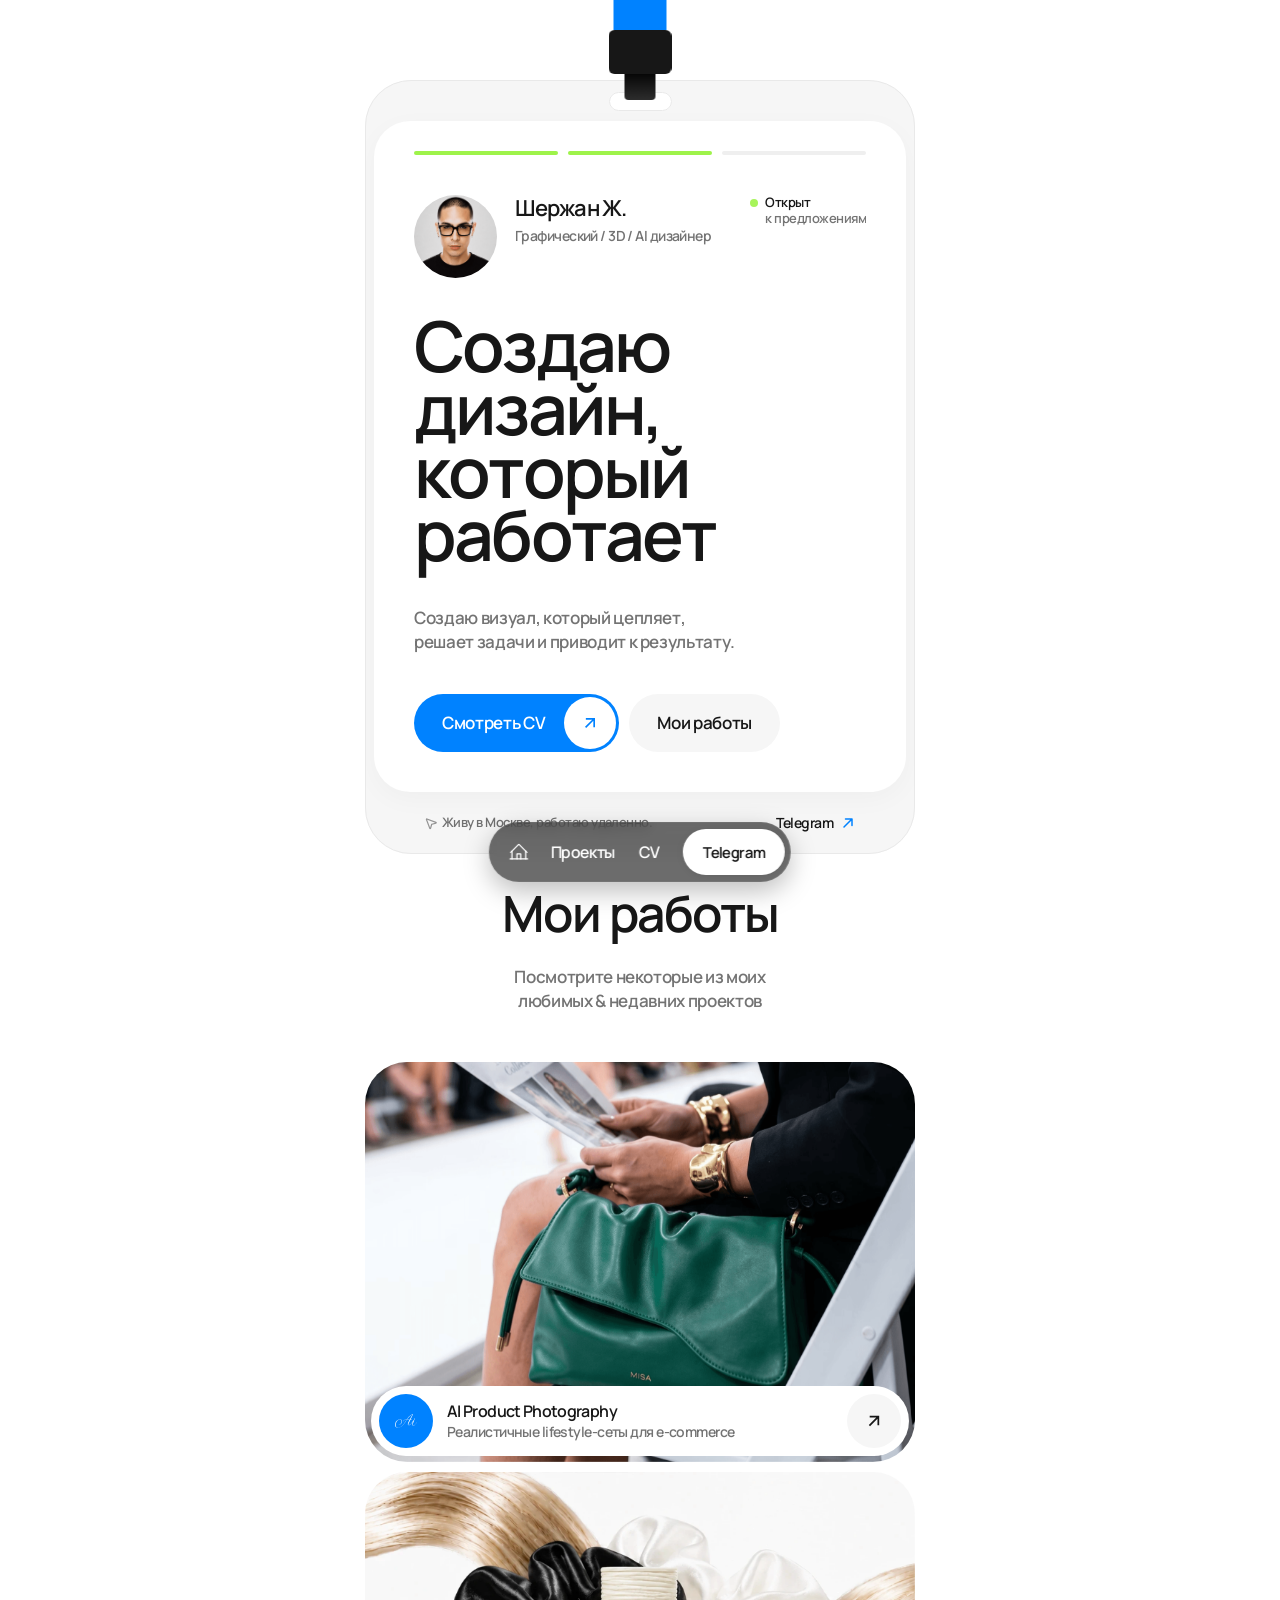
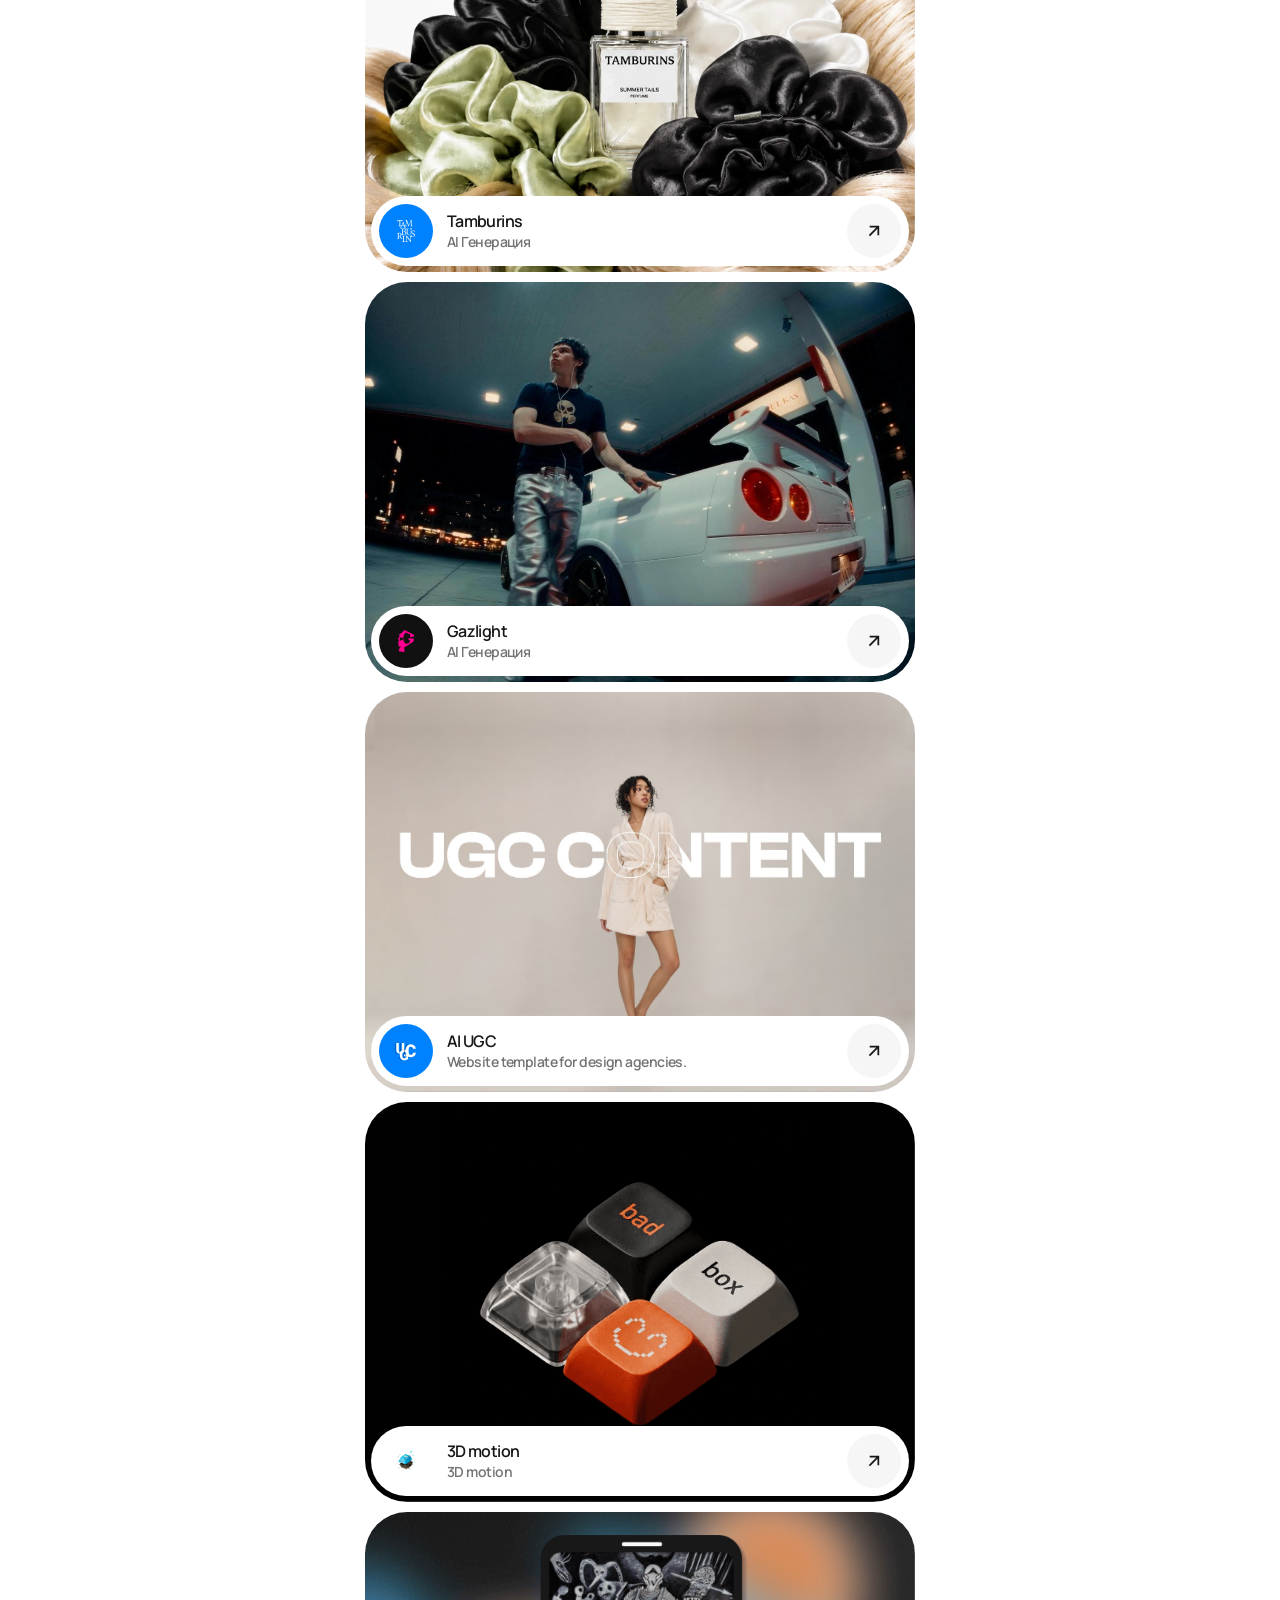
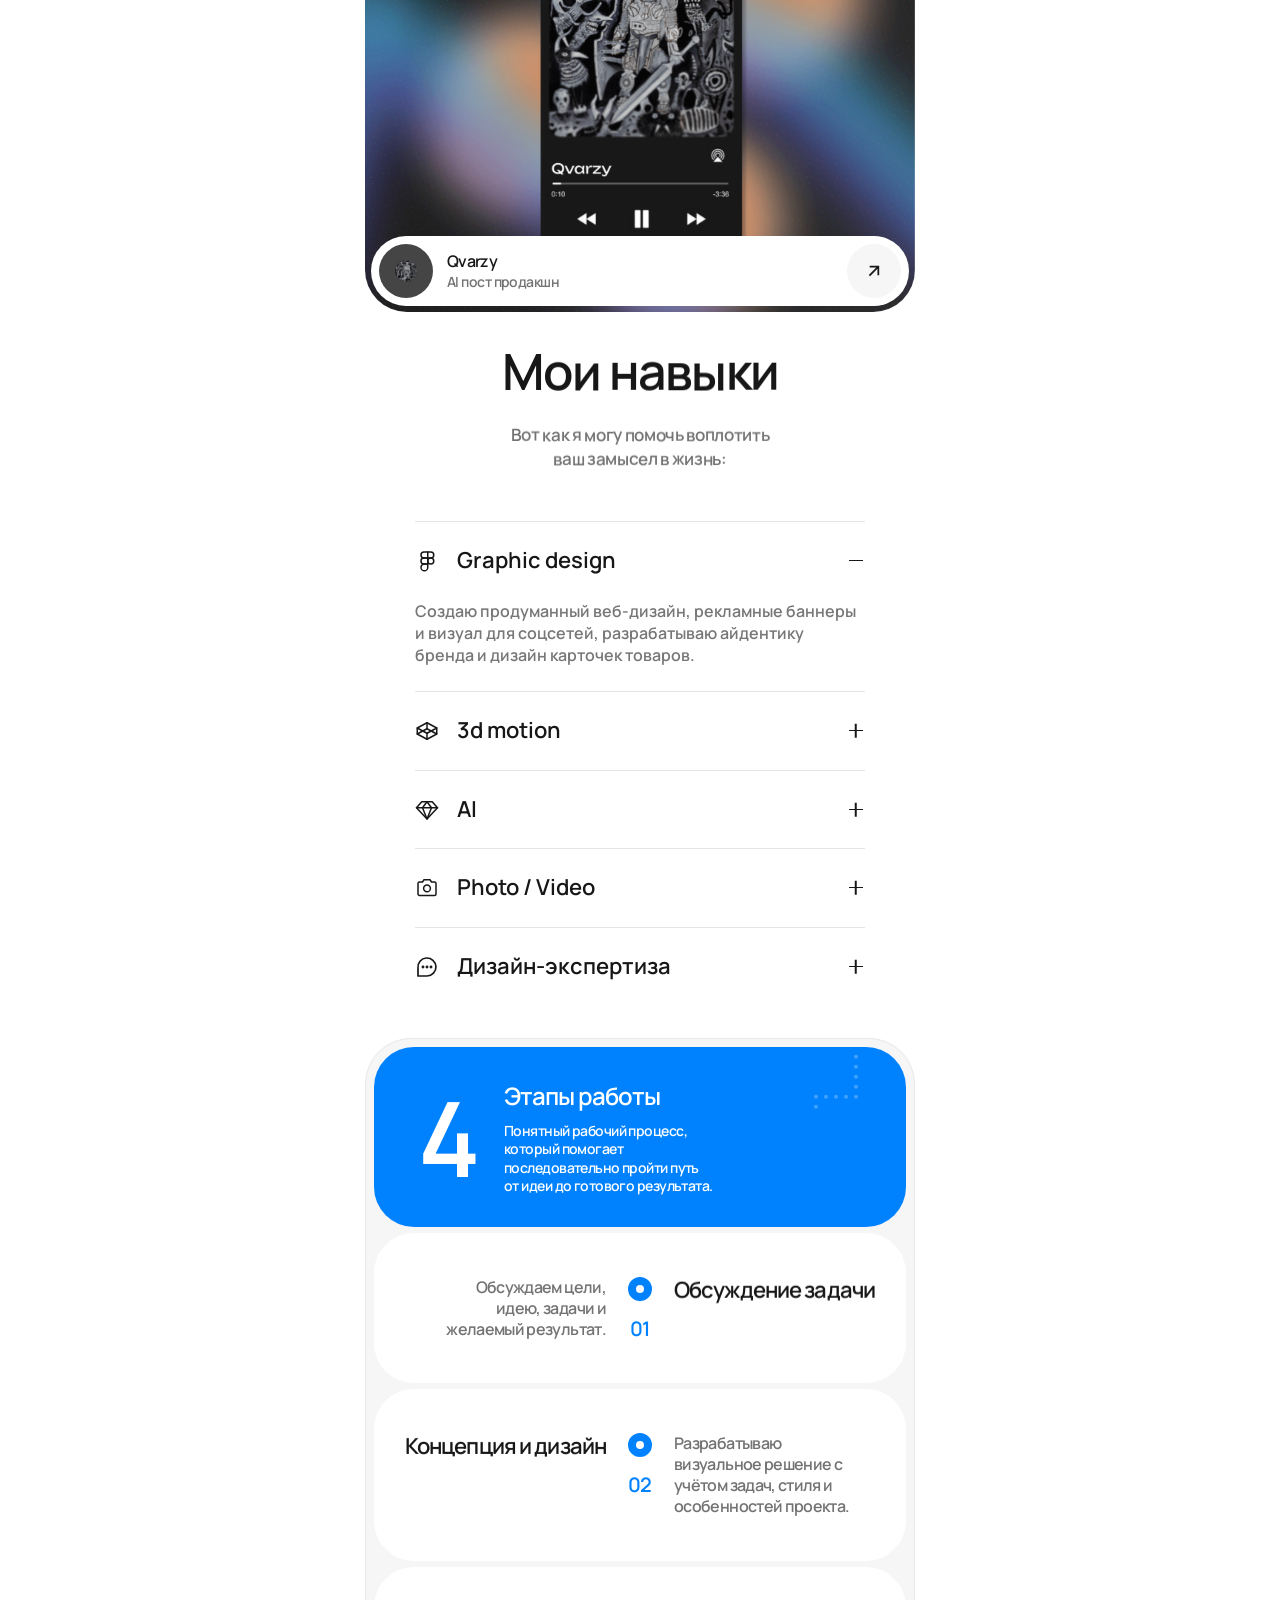
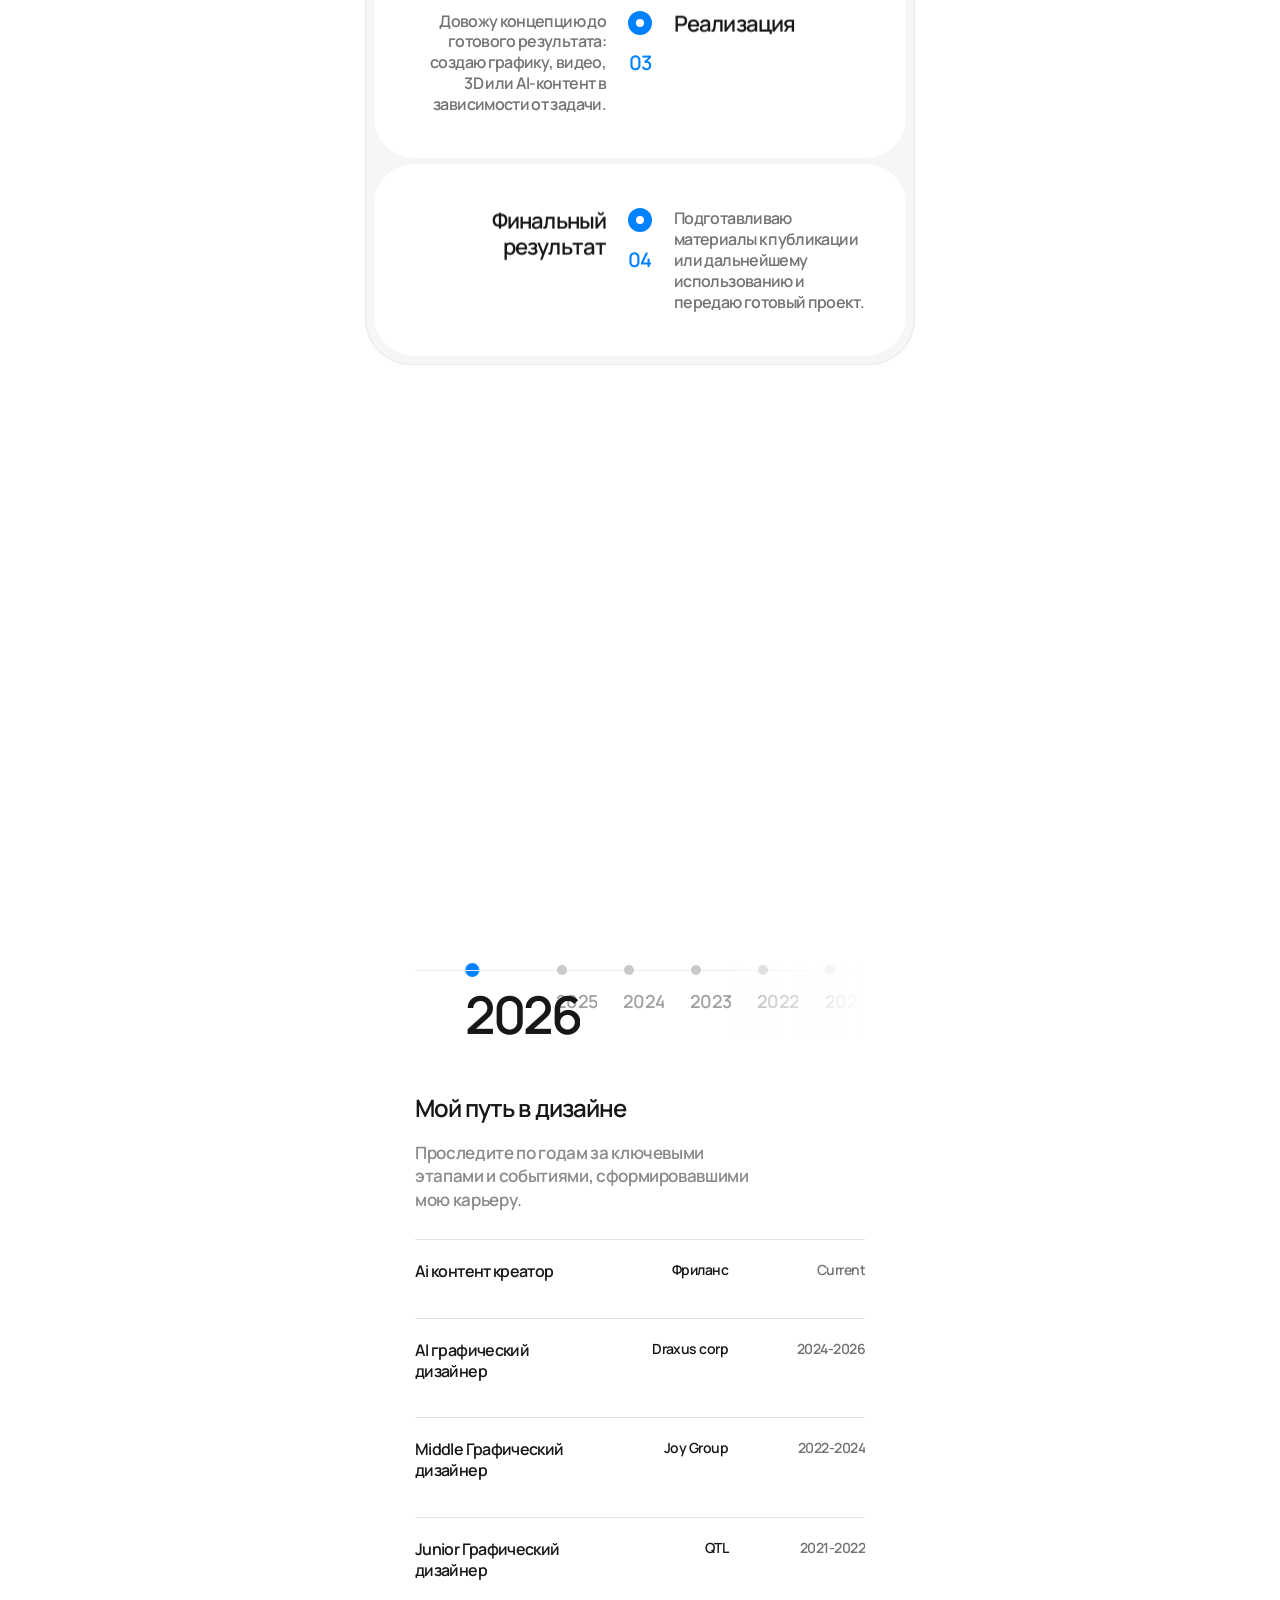
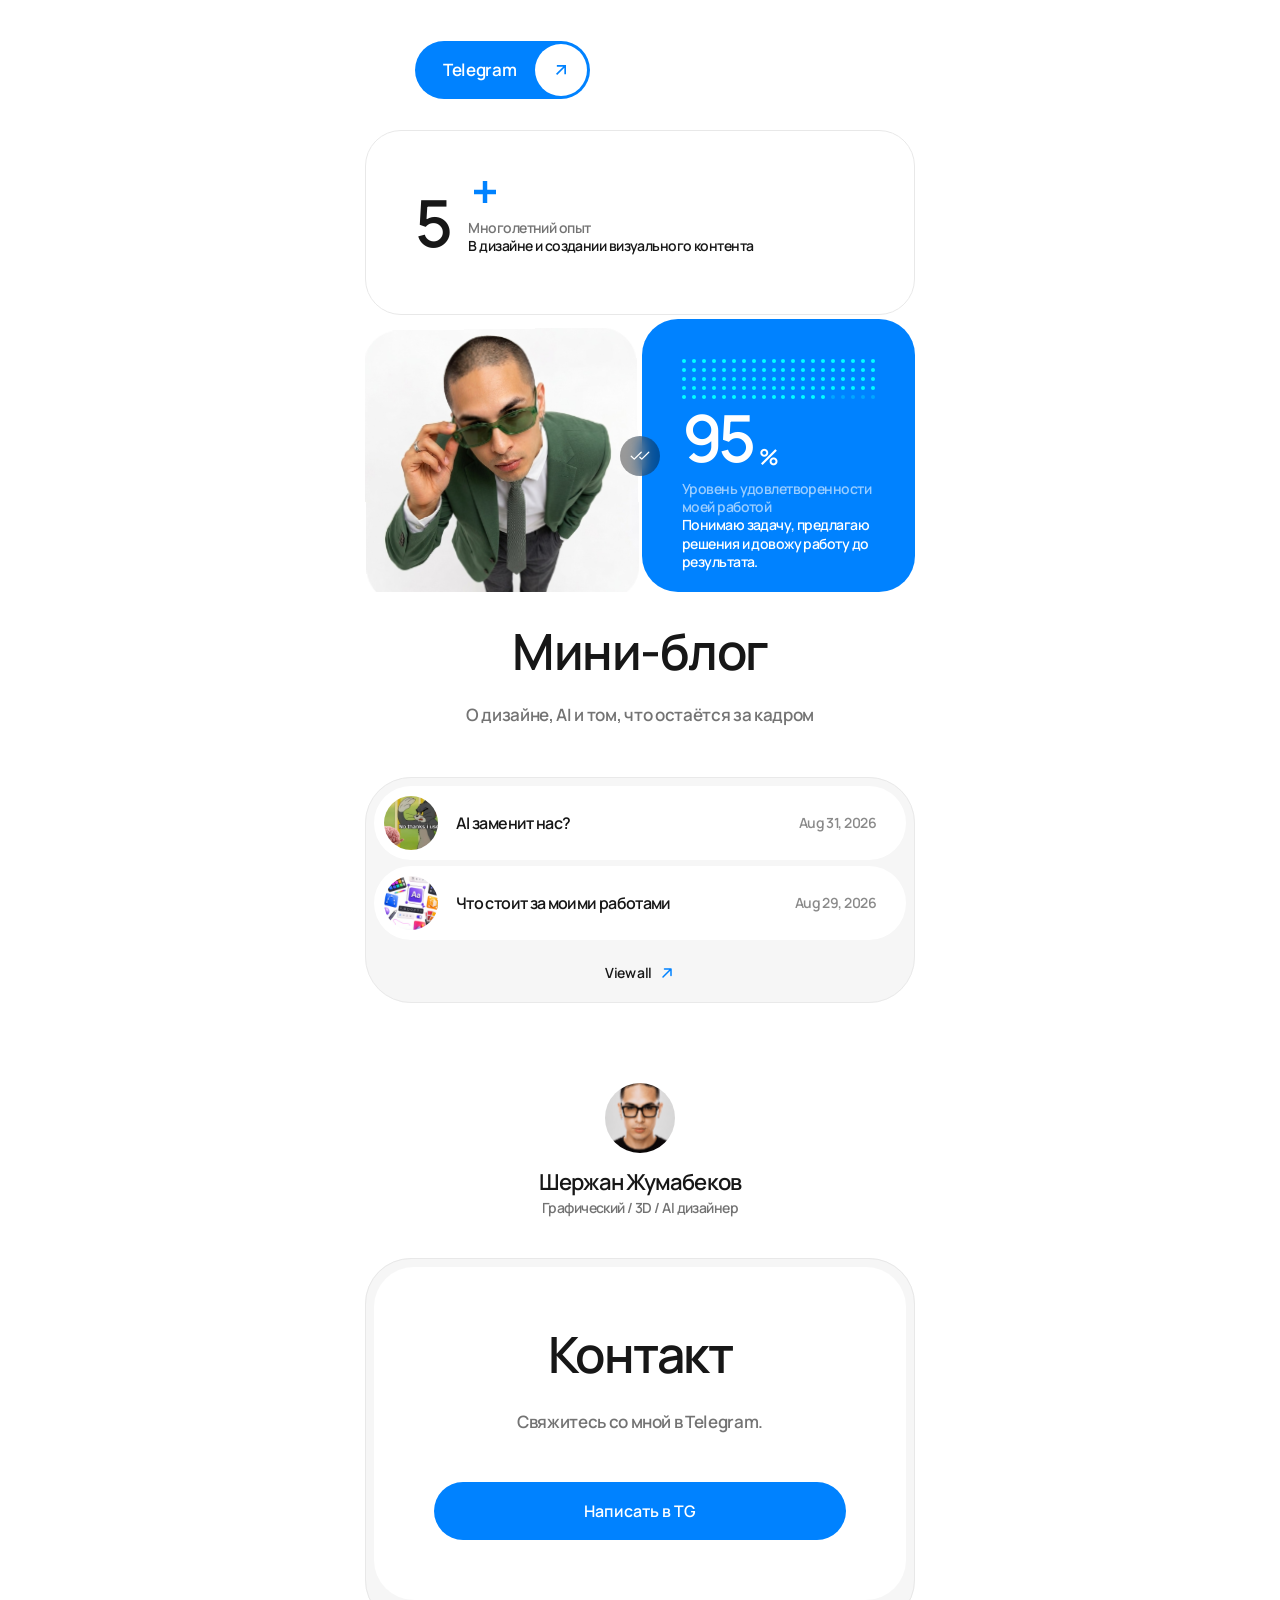
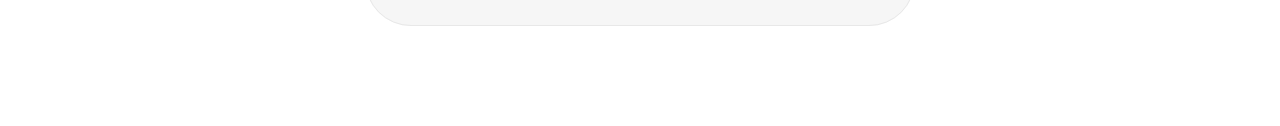
<file: index.html>
<!DOCTYPE html>
<html lang="ru" data-redirect-timezone="1"><head><meta charset="utf-8">
	
	<meta name="viewport" content="width=device-width">
	
	<title>badbox</title>
    <link rel="canonical" href="https://badbox.art/"><meta property="og:url" content="https://badbox.art/"><meta name="description" content="Портфолио">
    
    
    <link href="assets/3d6a0a3b9c50b94c.svg" rel="icon" media="(prefers-color-scheme: light)">
    <link href="assets/3d6a0a3b9c50b94c.svg" rel="icon" media="(prefers-color-scheme: dark)">
    <link rel="apple-touch-icon" href="assets/d44ceb33032a2ff4.png">
    <!-- Open Graph -->
    <meta property="og:type" content="website">
    <meta property="og:title" content="badbox">
    <meta property="og:description" content="Портфолио">
    <meta property="og:image" content="https://badbox.art/assets/4b204fa4a8408625.png">
    <!-- X -->
    <meta name="twitter:card" content="summary_large_image">
    <meta name="twitter:title" content="badbox">
    <meta name="twitter:description" content="Портфолио">
    <meta name="twitter:image" content="https://badbox.art/assets/4b204fa4a8408625.png">
	
	
	
	
	<!-- Start of headStart -->
    
    <!-- End of headStart -->
	
	<style data-framer-font-css="">/* cyrillic-ext */
@font-face {
  font-family: 'Manrope';
  font-style: normal;
  font-weight: 600;
  font-display: swap;
  src: url("assets/c7fd4d1809a93c6b.woff2") format('woff2');
  unicode-range: U+0460-052F, U+1C80-1C8A, U+20B4, U+2DE0-2DFF, U+A640-A69F, U+FE2E-FE2F;
}
/* cyrillic */
@font-face {
  font-family: 'Manrope';
  font-style: normal;
  font-weight: 600;
  font-display: swap;
  src: url("assets/e3d16c8e3292f7d4.woff2") format('woff2');
  unicode-range: U+0301, U+0400-045F, U+0490-0491, U+04B0-04B1, U+2116;
}
/* greek */
@font-face {
  font-family: 'Manrope';
  font-style: normal;
  font-weight: 600;
  font-display: swap;
  src: url("assets/1ceaa93be93a7d6b.woff2") format('woff2');
  unicode-range: U+0370-0377, U+037A-037F, U+0384-038A, U+038C, U+038E-03A1, U+03A3-03FF;
}
/* vietnamese */
@font-face {
  font-family: 'Manrope';
  font-style: normal;
  font-weight: 600;
  font-display: swap;
  src: url("assets/5369d9e214bd3a93.woff2") format('woff2');
  unicode-range: U+0102-0103, U+0110-0111, U+0128-0129, U+0168-0169, U+01A0-01A1, U+01AF-01B0, U+0300-0301, U+0303-0304, U+0308-0309, U+0323, U+0329, U+1EA0-1EF9, U+20AB;
}
/* latin-ext */
@font-face {
  font-family: 'Manrope';
  font-style: normal;
  font-weight: 600;
  font-display: swap;
  src: url("assets/22b20265c365558c.woff2") format('woff2');
  unicode-range: U+0100-02BA, U+02BD-02C5, U+02C7-02CC, U+02CE-02D7, U+02DD-02FF, U+0304, U+0308, U+0329, U+1D00-1DBF, U+1E00-1E9F, U+1EF2-1EFF, U+2020, U+20A0-20AB, U+20AD-20C0, U+2113, U+2C60-2C7F, U+A720-A7FF;
}
/* latin */
@font-face {
  font-family: 'Manrope';
  font-style: normal;
  font-weight: 600;
  font-display: swap;
  src: url("assets/4003d8cee9e21e2f.woff2") format('woff2');
  unicode-range: U+0000-00FF, U+0131, U+0152-0153, U+02BB-02BC, U+02C6, U+02DA, U+02DC, U+0304, U+0308, U+0329, U+2000-206F, U+20AC, U+2122, U+2191, U+2193, U+2212, U+2215, U+FEFF, U+FFFD;
}
/* cyrillic-ext */
@font-face {
  font-family: 'Fragment Mono';
  font-style: normal;
  font-weight: 400;
  src: url("assets/d0ce28144ab29287.woff2") format('woff2');
  unicode-range: U+0460-052F, U+1C80-1C8A, U+20B4, U+2DE0-2DFF, U+A640-A69F, U+FE2E-FE2F;
}
/* latin-ext */
@font-face {
  font-family: 'Fragment Mono';
  font-style: normal;
  font-weight: 400;
  src: url("assets/e98db32b03ffb6a8.woff2") format('woff2');
  unicode-range: U+0100-02BA, U+02BD-02C5, U+02C7-02CC, U+02CE-02D7, U+02DD-02FF, U+0304, U+0308, U+0329, U+1D00-1DBF, U+1E00-1E9F, U+1EF2-1EFF, U+2020, U+20A0-20AB, U+20AD-20C0, U+2113, U+2C60-2C7F, U+A720-A7FF;
}
/* latin */
@font-face {
  font-family: 'Fragment Mono';
  font-style: normal;
  font-weight: 400;
  src: url("assets/b134768b721cde19.woff2") format('woff2');
  unicode-range: U+0000-00FF, U+0131, U+0152-0153, U+02BB-02BC, U+02C6, U+02DA, U+02DC, U+0304, U+0308, U+0329, U+2000-206F, U+20AC, U+2122, U+2191, U+2193, U+2212, U+2215, U+FEFF, U+FFFD;
}

@font-face { font-family: "Inter"; src: url("assets/ba02b29b109b0773.woff2"); font-display: swap; font-style: normal; font-weight: 400; unicode-range: U+0460-052F, U+1C80-1C88, U+20B4, U+2DE0-2DFF, U+A640-A69F, U+FE2E-FE2F }
@font-face { font-family: "Inter"; src: url("assets/d342a0351181483e.woff2"); font-display: swap; font-style: normal; font-weight: 400; unicode-range: U+0301, U+0400-045F, U+0490-0491, U+04B0-04B1, U+2116 }
@font-face { font-family: "Inter"; src: url("assets/29ec2a1bd449544c.woff2"); font-display: swap; font-style: normal; font-weight: 400; unicode-range: U+1F00-1FFF }
@font-face { font-family: "Inter"; src: url("assets/2666a469c59bd1f6.woff2"); font-display: swap; font-style: normal; font-weight: 400; unicode-range: U+0370-03FF }
@font-face { font-family: "Inter"; src: url("assets/ca74d6701961184b.woff2"); font-display: swap; font-style: normal; font-weight: 400; unicode-range: U+0100-024F, U+0259, U+1E00-1EFF, U+2020, U+20A0-20AB, U+20AD-20CF, U+2113, U+2C60-2C7F, U+A720-A7FF }
@font-face { font-family: "Inter"; src: url("assets/5afd6099115c5013.woff2"); font-display: swap; font-style: normal; font-weight: 400; unicode-range: U+0000-00FF, U+0131, U+0152-0153, U+02BB-02BC, U+02C6, U+02DA, U+02DC, U+2000-206F, U+2070, U+2074-207E, U+2080-208E, U+20AC, U+2122, U+2191, U+2193, U+2212, U+2215, U+FEFF, U+FFFD }
@font-face { font-family: "Inter"; src: url("assets/b055aed328b37954.woff2"); font-display: swap; font-style: normal; font-weight: 400; unicode-range: U+0102-0103, U+0110-0111, U+0128-0129, U+0168-0169, U+01A0-01A1, U+01AF-01B0, U+1EA0-1EF9, U+20AB }
@font-face { font-family: "Inter"; src: url("assets/61418a355f788553.woff2"); font-display: swap; font-style: normal; font-weight: 400; unicode-range: U+0000-00FF, U+0131, U+0152-0153, U+02BB-02BC, U+02C6, U+02DA, U+02DC, U+2000-206F, U+2074, U+20AC, U+2122, U+2191, U+2193, U+2212, U+2215, U+FEFF, U+FFFD }
@font-face { font-family: "Inter"; src: url("assets/3d473effb90fe382.woff2"); font-display: swap; font-style: italic; font-weight: 400; unicode-range: U+0460-052F, U+1C80-1C88, U+20B4, U+2DE0-2DFF, U+A640-A69F, U+FE2E-FE2F }
@font-face { font-family: "Inter"; src: url("assets/79cc69148c964e21.woff2"); font-display: swap; font-style: italic; font-weight: 400; unicode-range: U+0301, U+0400-045F, U+0490-0491, U+04B0-04B1, U+2116 }
@font-face { font-family: "Inter"; src: url("assets/39874444e1b09902.woff2"); font-display: swap; font-style: italic; font-weight: 400; unicode-range: U+1F00-1FFF }
@font-face { font-family: "Inter"; src: url("assets/b8b4c65d650e8243.woff2"); font-display: swap; font-style: italic; font-weight: 400; unicode-range: U+0370-03FF }
@font-face { font-family: "Inter"; src: url("assets/0cdb6a6ecb3a70ce.woff2"); font-display: swap; font-style: italic; font-weight: 400; unicode-range: U+0100-024F, U+0259, U+1E00-1EFF, U+2020, U+20A0-20AB, U+20AD-20CF, U+2113, U+2C60-2C7F, U+A720-A7FF }
@font-face { font-family: "Inter"; src: url("assets/1ef5587c1bcb244c.woff2"); font-display: swap; font-style: italic; font-weight: 400; unicode-range: U+0000-00FF, U+0131, U+0152-0153, U+02BB-02BC, U+02C6, U+02DA, U+02DC, U+2000-206F, U+2070, U+2074-207E, U+2080-208E, U+20AC, U+2122, U+2191, U+2193, U+2212, U+2215, U+FEFF, U+FFFD }
@font-face { font-family: "Inter"; src: url("assets/d84988c361aa82fa.woff2"); font-display: swap; font-style: italic; font-weight: 400; unicode-range: U+0102-0103, U+0110-0111, U+0128-0129, U+0168-0169, U+01A0-01A1, U+01AF-01B0, U+1EA0-1EF9, U+20AB }
@font-face { font-family: "Inter"; src: url("assets/48d547890ca14616.woff2"); font-display: swap; font-style: normal; font-weight: 700; unicode-range: U+0460-052F, U+1C80-1C88, U+20B4, U+2DE0-2DFF, U+A640-A69F, U+FE2E-FE2F }
@font-face { font-family: "Inter"; src: url("assets/b7bcaf4d3812f980.woff2"); font-display: swap; font-style: normal; font-weight: 700; unicode-range: U+0301, U+0400-045F, U+0490-0491, U+04B0-04B1, U+2116 }
@font-face { font-family: "Inter"; src: url("assets/f5679bd140c345da.woff2"); font-display: swap; font-style: normal; font-weight: 700; unicode-range: U+1F00-1FFF }
@font-face { font-family: "Inter"; src: url("assets/4c7778edc8ca1cb1.woff2"); font-display: swap; font-style: normal; font-weight: 700; unicode-range: U+0370-03FF }
@font-face { font-family: "Inter"; src: url("assets/388a7c4ebd43469a.woff2"); font-display: swap; font-style: normal; font-weight: 700; unicode-range: U+0100-024F, U+0259, U+1E00-1EFF, U+2020, U+20A0-20AB, U+20AD-20CF, U+2113, U+2C60-2C7F, U+A720-A7FF }
@font-face { font-family: "Inter"; src: url("assets/cd48ba5f964ee1a0.woff2"); font-display: swap; font-style: normal; font-weight: 700; unicode-range: U+0000-00FF, U+0131, U+0152-0153, U+02BB-02BC, U+02C6, U+02DA, U+02DC, U+2000-206F, U+2070, U+2074-207E, U+2080-208E, U+20AC, U+2122, U+2191, U+2193, U+2212, U+2215, U+FEFF, U+FFFD }
@font-face { font-family: "Inter"; src: url("assets/c0215d82c6dd9ed2.woff2"); font-display: swap; font-style: normal; font-weight: 700; unicode-range: U+0102-0103, U+0110-0111, U+0128-0129, U+0168-0169, U+01A0-01A1, U+01AF-01B0, U+1EA0-1EF9, U+20AB }
@font-face { font-family: "Inter"; src: url("assets/1f1f2cc180697dbd.woff2"); font-display: swap; font-style: italic; font-weight: 700; unicode-range: U+0460-052F, U+1C80-1C88, U+20B4, U+2DE0-2DFF, U+A640-A69F, U+FE2E-FE2F }
@font-face { font-family: "Inter"; src: url("assets/1f3e1827f7fa5bac.woff2"); font-display: swap; font-style: italic; font-weight: 700; unicode-range: U+0301, U+0400-045F, U+0490-0491, U+04B0-04B1, U+2116 }
@font-face { font-family: "Inter"; src: url("assets/2ca7f64738741418.woff2"); font-display: swap; font-style: italic; font-weight: 700; unicode-range: U+1F00-1FFF }
@font-face { font-family: "Inter"; src: url("assets/0c089940c6ec5a6c.woff2"); font-display: swap; font-style: italic; font-weight: 700; unicode-range: U+0370-03FF }
@font-face { font-family: "Inter"; src: url("assets/dfa7f96c71c1563d.woff2"); font-display: swap; font-style: italic; font-weight: 700; unicode-range: U+0100-024F, U+0259, U+1E00-1EFF, U+2020, U+20A0-20AB, U+20AD-20CF, U+2113, U+2C60-2C7F, U+A720-A7FF }
@font-face { font-family: "Inter"; src: url("assets/b59b5fa8f1d5e251.woff2"); font-display: swap; font-style: italic; font-weight: 700; unicode-range: U+0000-00FF, U+0131, U+0152-0153, U+02BB-02BC, U+02C6, U+02DA, U+02DC, U+2000-206F, U+2070, U+2074-207E, U+2080-208E, U+20AC, U+2122, U+2191, U+2193, U+2212, U+2215, U+FEFF, U+FFFD }
@font-face { font-family: "Inter"; src: url("assets/e340c6acada33bd1.woff2"); font-display: swap; font-style: italic; font-weight: 700; unicode-range: U+0102-0103, U+0110-0111, U+0128-0129, U+0168-0169, U+01A0-01A1, U+01AF-01B0, U+1EA0-1EF9, U+20AB }
@font-face { font-family: "Manrope"; src: url("assets/b00e3a79b8e3e734.woff2"); font-display: swap; font-style: normal; font-weight: 700 }
@font-face { font-family: "Manrope Placeholder"; src: local("Arial"); ascent-override: 102.74%; descent-override: 28.91%; line-gap-override: 0.00%; size-adjust: 103.76% }
@font-face { font-family: "Inter Placeholder"; src: local("Arial"); ascent-override: 89.79%; descent-override: 22.36%; line-gap-override: 0.00%; size-adjust: 107.89% }</style>
	
	
	<meta name="robots" content="max-image-preview:large"><style data-framer-css-ssr-minified="" data-framer-components="framer-lib-cursors-host framer-jVo48 PropertyOverrides framer-qORA3 framer-OJB6P framer-lib-combinedCSSRules framer-X8zjM framer-pCf0Q framer-bD61U framer-SRG69 framer-hKHjl framer-LFN0D framer-PbmDO framer-tURyN framer-PpfdX framer-GTFAm framer-I69i9 framer-lSUAP framer-ohg0r framer-3cZA4 framer-8yz70 framer-L1v8w framer-b246R framer-EBonR framer-e2bMi framer-4k4vL framer-me2iA framer-LXbWX framer-lib-form-plain-text-input framer-vWtJe framer-Cd0a8 framer-LKsRy framer-RZTXj framer-UKeij">html,body,#main{box-sizing:border-box;margin:0;padding:0}:root{-webkit-font-smoothing:antialiased;-moz-osx-font-smoothing:grayscale}*{box-sizing:border-box;-webkit-font-smoothing:inherit}h1,h2,h3,h4,h5,h6,p,figure{margin:0}body,input,textarea,select,button{font-family:sans-serif;font-size:12px}body{--token-40ce9490-fd39-410b-ac94-e510e1ad0c12:#fff;--token-dabf75b6-d636-4775-a1b9-f983143bce1c:#0082FF;--token-52aefa32-77ec-4839-a61f-af30919fc997:#0082FF;--token-743329cd-86bc-44bd-b549-0685bbd4b126:#171717;--token-0123e7d6-2f68-45c5-a99e-1cde484b2234:#f6f6f6;--token-8548e355-ddb7-4ee9-9e83-12626e62cd19:#fff;--token-f4d62661-1ad3-4941-8028-34f486312ad1:#050505;--token-d26d0a6a-bee9-45a2-90b0-4331e05dae91:#0b0b0b99;--token-06893589-c0f0-46a9-a272-d1bb23e77a6a:#c7ff97;--framer-will-change-override:none}@supports (background:-webkit-named-image(i)) and (not (grid-template-rows:subgrid)){body{--framer-will-change-override:transform}}@supports (background:-webkit-named-image(i)) and (not (position-area:top right)){body{--framer-will-change-filter-override:filter}}[data-framer-component-type=Text] div div span,[data-framer-component-type=Text] a div span,[data-framer-component-type=Text] span span span,[data-framer-component-type=Text] p span span,[data-framer-component-type=Text] h1 span span,[data-framer-component-type=Text] h2 span span,[data-framer-component-type=Text] h3 span span,[data-framer-component-type=Text] h4 span span,[data-framer-component-type=Text] h5 span span,[data-framer-component-type=Text] h6 span span,[data-framer-component-type=Text] a{font-family:var(--font-family);font-style:var(--font-style);font-weight:min(calc(var(--framer-font-weight-increase,0) + var(--font-weight,400)), 900);color:var(--text-color);letter-spacing:var(--letter-spacing);font-size:var(--font-size);text-transform:var(--text-transform);--text-decoration:var(--framer-text-decoration-style,solid) var(--framer-text-decoration,none) var(--framer-text-decoration-color,currentcolor) var(--framer-text-decoration-thickness,auto);--text-decoration-skip-ink:var(--framer-text-decoration-skip-ink);--text-underline-offset:var(--framer-text-decoration-offset);line-height:var(--line-height);--font-family:var(--framer-font-family);--font-style:var(--framer-font-style);--font-weight:var(--framer-font-weight);--text-color:var(--framer-text-color);--letter-spacing:var(--framer-letter-spacing);--font-size:var(--framer-font-size);--text-transform:var(--framer-text-transform);--line-height:var(--framer-line-height)}@supports not (color:color(display-p3 1 1 1)){p.framer-text,div.framer-text,h1.framer-text,h2.framer-text,h3.framer-text,h4.framer-text,h5.framer-text,h6.framer-text,li.framer-text,ol.framer-text,ul.framer-text,span.framer-text:not([data-text-fill]){color:var(--framer-blockquote-text-color-rgb,var(--framer-blockquote-text-color,var(--framer-text-color-rgb,var(--framer-text-color,#000))));-webkit-text-stroke-color:var(--framer-text-stroke-color-rgb,var(--framer-text-stroke-color,initial))}mark.framer-text{background-color:var(--framer-blockquote-text-background-color-rgb,var(--framer-blockquote-text-background-color,var(--framer-text-background-color-rgb,var(--framer-text-background-color,initial))))}}@supports not (color:color(display-p3 1 1 1)){code.framer-text,code.framer-text span.framer-text:not([data-text-fill]){color:var(--framer-blockquote-text-color-rgb,var(--framer-blockquote-text-color,var(--framer-code-text-color-rgb,var(--framer-code-text-color,var(--framer-text-color-rgb,var(--framer-text-color,#000))))))}}@supports not (color:color(display-p3 1 1 1)){a.framer-text,span.framer-text[data-nested-link]{color:var(--framer-link-text-color-rgb,var(--framer-link-text-color,var(--framer-blockquote-text-color-rgb,var(--framer-blockquote-text-color,var(--framer-text-color-rgb,var(--framer-text-color,#000))))));background-color:var(--framer-link-text-background-color-rgb,var(--framer-link-text-background-color,initial));-webkit-text-decoration-color:var(--framer-link-text-decoration-color-rgb,var(--framer-link-text-decoration-color,var(--framer-text-decoration-color-rgb,var(--framer-text-decoration-color,currentcolor))));text-decoration-color:var(--framer-link-text-decoration-color-rgb,var(--framer-link-text-decoration-color,var(--framer-text-decoration-color-rgb,var(--framer-text-decoration-color,currentcolor))))}}@supports not (color:color(display-p3 1 1 1)){code.framer-text a.framer-text,code.framer-text a.framer-text span.framer-text:not([data-text-fill]),code.framer-text span.framer-text[data-nested-link],code.framer-text span.framer-text[data-nested-link] span.framer-text:not([data-text-fill]){color:var(--framer-link-text-color-rgb,var(--framer-link-text-color,var(--framer-blockquote-text-color-rgb,var(--framer-blockquote-text-color,var(--framer-code-text-color-rgb,var(--framer-code-text-color,var(--framer-text-color-rgb,var(--framer-text-color,#000))))))))}}@supports not (color:color(display-p3 1 1 1)){a.framer-text:hover,span.framer-text[data-nested-link]:hover{color:var(--framer-link-hover-text-color-rgb,var(--framer-link-hover-text-color,var(--framer-link-text-color-rgb,var(--framer-link-text-color,var(--framer-blockquote-text-color-rgb,var(--framer-blockquote-text-color,var(--framer-text-color-rgb,var(--framer-text-color,#000))))))));background-color:var(--framer-link-hover-text-background-color-rgb,var(--framer-link-hover-text-background-color,var(--framer-link-text-background-color-rgb,var(--framer-link-text-background-color,var(--framer-text-background-color-rgb,var(--framer-text-background-color,initial))))));-webkit-text-decoration-color:var(--framer-link-hover-text-decoration-color-rgb,var(--framer-link-hover-text-decoration-color,var(--framer-link-text-decoration-color-rgb,var(--framer-link-text-decoration-color,var(--framer-text-decoration-color-rgb,var(--framer-text-decoration-color,currentcolor))))));text-decoration-color:var(--framer-link-hover-text-decoration-color-rgb,var(--framer-link-hover-text-decoration-color,var(--framer-link-text-decoration-color-rgb,var(--framer-link-text-decoration-color,var(--framer-text-decoration-color-rgb,var(--framer-text-decoration-color,currentcolor))))))}}@supports not (color:color(display-p3 1 1 1)){code.framer-text a.framer-text:hover,code.framer-text span.framer-text[data-nested-link]:hover{color:var(--framer-link-hover-text-color-rgb,var(--framer-link-hover-text-color,var(--framer-link-text-color-rgb,var(--framer-link-text-color,var(--framer-blockquote-text-color-rgb,var(--framer-blockquote-text-color,var(--framer-code-text-color-rgb,var(--framer-code-text-color,var(--framer-text-color-rgb,var(--framer-text-color,#000))))))))))}}@supports not (color:color(display-p3 1 1 1)){a.framer-text[data-framer-page-link-current],span.framer-text[data-framer-page-link-current]{color:var(--framer-link-current-text-color-rgb,var(--framer-link-current-text-color,var(--framer-link-text-color-rgb,var(--framer-link-text-color,var(--framer-text-color-rgb,var(--framer-text-color,#000))))));background-color:var(--framer-link-current-text-background-color-rgb,var(--framer-link-current-text-background-color,var(--framer-link-text-background-color-rgb,var(--framer-link-text-background-color,var(--framer-text-background-color-rgb,var(--framer-text-background-color,initial))))));-webkit-text-decoration-color:var(--framer-link-current-text-decoration-color-rgb,var(--framer-link-current-text-decoration-color,var(--framer-link-text-decoration-color-rgb,var(--framer-link-text-decoration-color,var(--framer-text-decoration-color-rgb,var(--framer-text-decoration-color,currentcolor))))));text-decoration-color:var(--framer-link-current-text-decoration-color-rgb,var(--framer-link-current-text-decoration-color,var(--framer-link-text-decoration-color-rgb,var(--framer-link-text-decoration-color,var(--framer-text-decoration-color-rgb,var(--framer-text-decoration-color,currentcolor))))))}}@supports not (color:color(display-p3 1 1 1)){code.framer-text a.framer-text[data-framer-page-link-current],code.framer-text a.framer-text[data-framer-page-link-current] span.framer-text:not([data-text-fill]),code.framer-text span.framer-text[data-framer-page-link-current],code.framer-text span.framer-text[data-framer-page-link-current] span.framer-text:not([data-text-fill]){color:var(--framer-link-current-text-color-rgb,var(--framer-link-current-text-color,var(--framer-link-text-color-rgb,var(--framer-link-text-color,var(--framer-code-text-color-rgb,var(--framer-code-text-color,var(--framer-text-color-rgb,var(--framer-text-color,#000))))))));background-color:var(--framer-link-current-text-background-color-rgb,var(--framer-link-current-text-background-color,var(--framer-link-text-background-color-rgb,var(--framer-link-text-background-color,var(--framer-text-background-color-rgb,var(--framer-text-background-color,initial))))))}}@supports not (color:color(display-p3 1 1 1)){a.framer-text[data-framer-page-link-current]:hover,span.framer-text[data-framer-page-link-current]:hover{color:var(--framer-link-hover-text-color-rgb,var(--framer-link-hover-text-color,var(--framer-link-current-text-color-rgb,var(--framer-link-current-text-color,var(--framer-link-text-color-rgb,var(--framer-link-text-color,var(--framer-code-text-color-rgb,var(--framer-code-text-color,var(--framer-text-color-rgb,var(--framer-text-color,#000))))))))));background-color:var(--framer-link-hover-text-background-color-rgb,var(--framer-link-hover-text-background-color,var(--framer-link-current-text-background-color-rgb,var(--framer-link-current-text-background-color,var(--framer-link-text-background-color-rgb,var(--framer-link-text-background-color,initial))))));-webkit-text-decoration-color:var(--framer-link-hover-text-decoration-color-rgb,var(--framer-link-hover-text-decoration-color,var(--framer-link-current-text-decoration-color-rgb,var(--framer-link-current-text-decoration-color,var(--framer-link-text-decoration-color-rgb,var(--framer-link-text-decoration-color,var(--framer-text-decoration-color-rgb,var(--framer-text-decoration-color,currentcolor))))))));text-decoration-color:var(--framer-link-hover-text-decoration-color-rgb,var(--framer-link-hover-text-decoration-color,var(--framer-link-current-text-decoration-color-rgb,var(--framer-link-current-text-decoration-color,var(--framer-link-text-decoration-color-rgb,var(--framer-link-text-decoration-color,var(--framer-text-decoration-color-rgb,var(--framer-text-decoration-color,currentcolor))))))))}}@supports not (color:color(display-p3 1 1 1)){code.framer-text a.framer-text[data-framer-page-link-current]:hover,code.framer-text a.framer-text[data-framer-page-link-current]:hover span.framer-text:not([data-text-fill]),code.framer-text span.framer-text[data-framer-page-link-current]:hover,code.framer-text span.framer-text[data-framer-page-link-current]:hover span.framer-text:not([data-text-fill]){color:var(--framer-link-hover-text-color-rgb,var(--framer-link-hover-text-color,var(--framer-link-current-text-color-rgb,var(--framer-link-current-text-color,var(--framer-link-text-color-rgb,var(--framer-link-text-color,var(--framer-code-text-color-rgb,var(--framer-code-text-color,var(--framer-text-color-rgb,var(--framer-text-color,#000))))))))));background-color:var(--framer-link-hover-text-background-color-rgb,var(--framer-link-hover-text-background-color,var(--framer-link-current-text-background-color-rgb,var(--framer-link-current-text-background-color,var(--framer-link-text-background-color-rgb,var(--framer-link-text-background-color,initial))))))}}[data-framer-component-type=Stack]:not([data-framer-generated])>*,[data-framer-component-type=Stack]:not([data-framer-generated])>[data-framer-component-type],NavigationContainer [data-framer-component-type=NavigationContainer]>*,[data-framer-component-type=NavigationContainer]>[data-framer-component-type]{position:relative}@supports not (overflow:clip){:root{--overflow-clip-fallback:hidden}}@supports (background:-webkit-named-image(i)) and (not (contain-intrinsic-size:inherit)){div.framer-text,p.framer-text,h1.framer-text,h2.framer-text,h3.framer-text,h4.framer-text,h5.framer-text,h6.framer-text,ol.framer-text,ul.framer-text,li.framer-text,blockquote.framer-text,.framer-text.framer-image{display:var(--text-truncation-display-inline-for-safari-16,revert)}div.framer-text:after,p.framer-text:after,h1.framer-text:after,h2.framer-text:after,h3.framer-text:after,h4.framer-text:after,h5.framer-text:after,h6.framer-text:after,ol.framer-text:after,ul.framer-text:after,li.framer-text:after,blockquote.framer-text:after,.framer-text.framer-image:after{content:var(--text-truncation-line-break-for-safari-16);white-space:pre}.framer-text.framer-text-module,.framer-text.framer-table-wrapper{display:var(--text-truncation-display-none-for-safari-16,revert)}p.framer-text[data-text-fill]{display:var(--text-truncation-display-inline-for-safari-16,inline-block)}}@supports (corner-shape:superellipse(2)){:root{--one-if-corner-shape-supported:1}}.framer-cursor-none,.framer-cursor-none *{cursor:none!important}.framer-pointer-events-none,.framer-pointer-events-none *{pointer-events:none!important}.framer-jVo48.framer-rdeizm,.framer-jVo48 .framer-rdeizm{display:block}.framer-jVo48.framer-1595k7h{background-color:var(--token-40ce9490-fd39-410b-ac94-e510e1ad0c12,#fff);flex-flow:column;place-content:center flex-start;align-items:center;gap:0;width:100%;height:min-content;padding:0;display:flex;position:relative;overflow:hidden}.framer-jVo48 .framer-1bb5qds-container{bottom:calc(calc(100% - min(var(--framer-viewport-height,100%), 100%)) + 18px);height:auto;position:var(--framer-canvas-fixed-position,fixed);z-index:9;flex:none;order:-1000;width:auto;left:50%;transform:translate(-50%)}.framer-jVo48 .framer-r8c4fi{margin:0;background:0 0;flex-grow:1;width:0;height:0;margin-bottom:0;position:relative}.framer-jVo48 .framer-o5ty8u-container{flex:none;order:1002;width:100%;height:auto;position:relative}[data-layout-template=true]>#overlay{margin-bottom:0}@media (max-width:609.98px){.framer-jVo48 .framer-1bb5qds-container{bottom:calc(calc(100% - min(var(--framer-viewport-height,100%), 100%)) + 13px)}}.ssr-variant{display:contents}.framer-qORA3.framer-icpp9q,.framer-qORA3 .framer-icpp9q{display:block}.framer-qORA3.framer-90s5sz{flex-flow:column;place-content:flex-start center;align-items:flex-start;gap:10px;width:min-content;height:60px;padding:0 6px 0 13px;display:flex;position:relative;overflow:visible}.framer-qORA3 .framer-1ke43e7{flex-flow:row;flex:none;place-content:center flex-start;align-items:center;gap:15px;width:min-content;height:min-content;padding:0;display:flex;position:relative;overflow:visible}.framer-qORA3 .framer-7ygwa6{will-change:var(--framer-will-change-effect-override,transform);flex-flow:row;flex:none;place-content:center;align-items:center;gap:10px;width:34px;height:34px;padding:0;text-decoration:none;display:flex;position:relative;overflow:visible}.framer-qORA3 .framer-1ff30wl{flex:none;width:20px;height:auto;position:relative}.framer-qORA3 .framer-1a6cu04{flex-flow:row;flex:none;place-content:center;align-items:center;gap:24px;width:min-content;height:min-content;padding:0;display:flex;position:relative;overflow:visible}.framer-qORA3 .framer-1gpwifh,.framer-qORA3 .framer-8kzfzb{white-space:pre;flex:none;width:auto;height:auto;position:relative}.framer-qORA3 .framer-1h5ivqb-container{flex:none;width:auto;height:46px;position:relative}@media (max-width:609px) and (min-width:0){.framer-S2Kkv .framer-styles-preset-nkjnht:not(.rich-text-wrapper),.framer-S2Kkv .framer-styles-preset-nkjnht.rich-text-wrapper p{--framer-font-family:"Manrope", "Manrope Placeholder", sans-serif;--framer-font-family-bold:"Manrope", "Manrope Placeholder", sans-serif;--framer-font-open-type-features:normal;--framer-font-size:14px;--framer-font-style:normal;--framer-font-style-bold:normal;--framer-font-variation-axes:normal;--framer-font-weight:600;--framer-font-weight-bold:700;--framer-letter-spacing:-.04em;--framer-line-height:130%;--framer-paragraph-spacing:20px;--framer-text-alignment:start;--framer-text-color:#171717;--framer-text-decoration:none;--framer-text-stroke-color:initial;--framer-text-stroke-width:initial;--framer-text-transform:none}}.framer-lfjCt .framer-styles-preset-2cahi:not(.rich-text-wrapper),.framer-lfjCt .framer-styles-preset-2cahi.rich-text-wrapper a{--framer-link-current-text-color:var(--token-40ce9490-fd39-410b-ac94-e510e1ad0c12,#fff);--framer-link-current-text-decoration:none;--framer-link-hover-text-color:#fff9;--framer-link-hover-text-decoration:none;--framer-link-text-color:var(--token-40ce9490-fd39-410b-ac94-e510e1ad0c12,#fff);--framer-link-text-decoration:none;transition:color .2s cubic-bezier(.44,0,.56,1)}.framer-qORA3[data-border=true]:after,.framer-qORA3 [data-border=true]:after{content:"";border-width:var(--border-top-width,0) var(--border-right-width,0) var(--border-bottom-width,0) var(--border-left-width,0);border-color:var(--border-color,none);border-style:var(--border-style,none);box-sizing:border-box;border-radius:inherit;corner-shape:inherit;pointer-events:none;width:100%;height:100%;position:absolute;top:0;left:0}.framer-OJB6P{-webkit-mask:var(--framer-icon-mask);aspect-ratio:1;-webkit-mask:var(--framer-icon-mask);mask:var(--framer-icon-mask);width:24px;display:block}body{--framer-will-change-override:none}@supports (background:-webkit-named-image(i)) and (not (grid-template-rows:subgrid)){body{--framer-will-change-override:transform}}body{--framer-will-change-filter-override:none}@supports (background:-webkit-named-image(i)) and (not (position-area:top right)){body{--framer-will-change-filter-override:filter}}[data-framer-component-type]{position:absolute}[data-framer-component-type=Text]{cursor:inherit}[data-framer-component-text-autosized] *{white-space:pre}[data-framer-component-type=Text]>*{text-align:var(--framer-text-alignment,start)}[data-framer-component-type=Text] span span,[data-framer-component-type=Text] p span,[data-framer-component-type=Text] h1 span,[data-framer-component-type=Text] h2 span,[data-framer-component-type=Text] h3 span,[data-framer-component-type=Text] h4 span,[data-framer-component-type=Text] h5 span,[data-framer-component-type=Text] h6 span{display:block}[data-framer-component-type=Text] span span span,[data-framer-component-type=Text] p span span,[data-framer-component-type=Text] h1 span span,[data-framer-component-type=Text] h2 span span,[data-framer-component-type=Text] h3 span span,[data-framer-component-type=Text] h4 span span,[data-framer-component-type=Text] h5 span span,[data-framer-component-type=Text] h6 span span{display:unset}[data-framer-component-type=Text] div div span,[data-framer-component-type=Text] a div span,[data-framer-component-type=Text] span span span,[data-framer-component-type=Text] p span span,[data-framer-component-type=Text] h1 span span,[data-framer-component-type=Text] h2 span span,[data-framer-component-type=Text] h3 span span,[data-framer-component-type=Text] h4 span span,[data-framer-component-type=Text] h5 span span,[data-framer-component-type=Text] h6 span span,[data-framer-component-type=Text] a{font-family:var(--font-family);font-style:var(--font-style);font-weight:min(calc(var(--framer-font-weight-increase,0) + var(--font-weight,400)), 900);color:var(--text-color);letter-spacing:var(--letter-spacing);font-size:var(--font-size);text-transform:var(--text-transform);--text-decoration:var(--framer-text-decoration-style,solid) var(--framer-text-decoration,none) var(--framer-text-decoration-color,currentcolor) var(--framer-text-decoration-thickness,auto);--text-decoration-skip-ink:var(--framer-text-decoration-skip-ink);--text-underline-offset:var(--framer-text-decoration-offset);line-height:var(--line-height);--font-family:var(--framer-font-family);--font-style:var(--framer-font-style);--font-weight:var(--framer-font-weight);--text-color:var(--framer-text-color);--letter-spacing:var(--framer-letter-spacing);--font-size:var(--framer-font-size);--text-transform:var(--framer-text-transform);--line-height:var(--framer-line-height)}[data-framer-component-type=Text] a,[data-framer-component-type=Text] a div span,[data-framer-component-type=Text] a span span span,[data-framer-component-type=Text] a p span span,[data-framer-component-type=Text] a h1 span span,[data-framer-component-type=Text] a h2 span span,[data-framer-component-type=Text] a h3 span span,[data-framer-component-type=Text] a h4 span span,[data-framer-component-type=Text] a h5 span span,[data-framer-component-type=Text] a h6 span span{--font-family:var(--framer-link-font-family,var(--framer-font-family));--font-style:var(--framer-link-font-style,var(--framer-font-style));--font-weight:var(--framer-link-font-weight,var(--framer-font-weight));--text-color:var(--framer-link-text-color,var(--framer-text-color));--font-size:var(--framer-link-font-size,var(--framer-font-size));--text-transform:var(--framer-link-text-transform,var(--framer-text-transform));--text-decoration:var(--framer-link-text-decoration-style,var(--framer-text-decoration-style,solid)) var(--framer-link-text-decoration,var(--framer-text-decoration,none)) var(--framer-link-text-decoration-color,var(--framer-text-decoration-color,currentcolor)) var(--framer-link-text-decoration-thickness,var(--framer-text-decoration-thickness,auto));--text-decoration-skip-ink:var(--framer-link-text-decoration-skip-ink,var(--framer-text-decoration-skip-ink));--text-underline-offset:var(--framer-link-text-decoration-offset,var(--framer-text-decoration-offset))}[data-framer-component-type=Text] a:hover,[data-framer-component-type=Text] a div span:hover,[data-framer-component-type=Text] a span span span:hover,[data-framer-component-type=Text] a p span span:hover,[data-framer-component-type=Text] a h1 span span:hover,[data-framer-component-type=Text] a h2 span span:hover,[data-framer-component-type=Text] a h3 span span:hover,[data-framer-component-type=Text] a h4 span span:hover,[data-framer-component-type=Text] a h5 span span:hover,[data-framer-component-type=Text] a h6 span span:hover{--font-family:var(--framer-link-hover-font-family,var(--framer-link-font-family,var(--framer-font-family)));--font-style:var(--framer-link-hover-font-style,var(--framer-link-font-style,var(--framer-font-style)));--font-weight:var(--framer-link-hover-font-weight,var(--framer-link-font-weight,var(--framer-font-weight)));--text-color:var(--framer-link-hover-text-color,var(--framer-link-text-color,var(--framer-text-color)));--font-size:var(--framer-link-hover-font-size,var(--framer-link-font-size,var(--framer-font-size)));--text-transform:var(--framer-link-hover-text-transform,var(--framer-link-text-transform,var(--framer-text-transform)));--text-decoration:var(--framer-link-hover-text-decoration-style,var(--framer-link-text-decoration-style,var(--framer-text-decoration-style,solid))) var(--framer-link-hover-text-decoration,var(--framer-link-text-decoration,var(--framer-text-decoration,none))) var(--framer-link-hover-text-decoration-color,var(--framer-link-text-decoration-color,var(--framer-text-decoration-color,currentcolor))) var(--framer-link-hover-text-decoration-thickness,var(--framer-link-text-decoration-thickness,var(--framer-text-decoration-thickness,auto)));--text-decoration-skip-ink:var(--framer-link-hover-text-decoration-skip-ink,var(--framer-link-text-decoration-skip-ink,var(--framer-text-decoration-skip-ink)));--text-underline-offset:var(--framer-link-hover-text-decoration-offset,var(--framer-link-text-decoration-offset,var(--framer-text-decoration-offset)))}[data-framer-component-type=Text].isCurrent a,[data-framer-component-type=Text].isCurrent a div span,[data-framer-component-type=Text].isCurrent a span span span,[data-framer-component-type=Text].isCurrent a p span span,[data-framer-component-type=Text].isCurrent a h1 span span,[data-framer-component-type=Text].isCurrent a h2 span span,[data-framer-component-type=Text].isCurrent a h3 span span,[data-framer-component-type=Text].isCurrent a h4 span span,[data-framer-component-type=Text].isCurrent a h5 span span,[data-framer-component-type=Text].isCurrent a h6 span span{--font-family:var(--framer-link-current-font-family,var(--framer-link-font-family,var(--framer-font-family)));--font-style:var(--framer-link-current-font-style,var(--framer-link-font-style,var(--framer-font-style)));--font-weight:var(--framer-link-current-font-weight,var(--framer-link-font-weight,var(--framer-font-weight)));--text-color:var(--framer-link-current-text-color,var(--framer-link-text-color,var(--framer-text-color)));--font-size:var(--framer-link-current-font-size,var(--framer-link-font-size,var(--framer-font-size)));--text-transform:var(--framer-link-current-text-transform,var(--framer-link-text-transform,var(--framer-text-transform)));--text-decoration:var(--framer-link-current-text-decoration-style,var(--framer-link-text-decoration-style,var(--framer-text-decoration-style,solid))) var(--framer-link-current-text-decoration,var(--framer-link-text-decoration,var(--framer-text-decoration,none))) var(--framer-link-current-text-decoration-color,var(--framer-link-text-decoration-color,var(--framer-text-decoration-color,currentcolor))) var(--framer-link-current-text-decoration-thickness,var(--framer-link-text-decoration-thickness,var(--framer-text-decoration-thickness,auto)));--text-decoration-skip-ink:var(--framer-link-current-text-decoration-skip-ink,var(--framer-link-text-decoration-skip-ink,var(--framer-text-decoration-skip-ink)));--text-underline-offset:var(--framer-link-current-text-decoration-offset,var(--framer-link-text-decoration-offset,var(--framer-text-decoration-offset)))}[data-framer-component-type=RichTextContainer]{outline:none;flex-direction:column;flex-shrink:0;justify-content:flex-start;display:flex}p.framer-text,div.framer-text,figure.framer-text,h1.framer-text,h2.framer-text,h3.framer-text,h4.framer-text,h5.framer-text,h6.framer-text,ol.framer-text,ul.framer-text{margin:0;padding:0}p.framer-text,div.framer-text,h1.framer-text,h2.framer-text,h3.framer-text,h4.framer-text,h5.framer-text,h6.framer-text,li.framer-text,ol.framer-text,ul.framer-text,mark.framer-text,span.framer-text:not([data-text-fill]){font-family:var(--framer-font-family-preview,var(--framer-blockquote-font-family,var(--framer-font-family,Inter, Inter Placeholder, sans-serif)));font-style:var(--framer-font-style-preview,var(--framer-blockquote-font-style,var(--framer-font-style,normal)));font-weight:var(--framer-font-weight-preview,var(--framer-blockquote-font-weight,var(--framer-font-weight,400)));color:var(--framer-blockquote-text-color,var(--framer-text-color,#000));font-size:calc(var(--framer-blockquote-font-size,var(--framer-font-size,16px)) * var(--framer-font-size-scale,1));letter-spacing:var(--framer-blockquote-letter-spacing,var(--framer-letter-spacing,0));text-transform:var(--framer-blockquote-text-transform,var(--framer-text-transform,none));-webkit-text-decoration-line:var(--framer-blockquote-text-decoration,var(--framer-text-decoration,initial));text-decoration-line:var(--framer-blockquote-text-decoration,var(--framer-text-decoration,initial));-webkit-text-decoration-style:var(--framer-blockquote-text-decoration-style,var(--framer-text-decoration-style,initial));text-decoration-style:var(--framer-blockquote-text-decoration-style,var(--framer-text-decoration-style,initial));-webkit-text-decoration-color:var(--framer-blockquote-text-decoration-color,var(--framer-text-decoration-color,initial));text-decoration-color:var(--framer-blockquote-text-decoration-color,var(--framer-text-decoration-color,initial));text-decoration-thickness:var(--framer-blockquote-text-decoration-thickness,var(--framer-text-decoration-thickness,initial));text-decoration-skip-ink:var(--framer-blockquote-text-decoration-skip-ink,var(--framer-text-decoration-skip-ink,initial));text-underline-offset:var(--framer-blockquote-text-decoration-offset,var(--framer-text-decoration-offset,initial));line-height:var(--framer-blockquote-line-height,var(--framer-line-height,1.2em));text-align:var(--framer-blockquote-text-alignment,var(--framer-text-alignment,start));-webkit-text-stroke-width:var(--framer-text-stroke-width,initial);-webkit-text-stroke-color:var(--framer-text-stroke-color,initial);-moz-font-feature-settings:var(--framer-font-open-type-features,initial);-webkit-font-feature-settings:var(--framer-font-open-type-features,initial);font-feature-settings:var(--framer-font-open-type-features,initial);font-variation-settings:var(--framer-font-variation-axes-preview,var(--framer-font-variation-axes,normal));text-wrap:var(--framer-text-wrap-override,var(--framer-text-wrap))}mark.framer-text,p.framer-text,div.framer-text,h1.framer-text,h2.framer-text,h3.framer-text,h4.framer-text,h5.framer-text,h6.framer-text,li.framer-text,ol.framer-text,ul.framer-text{background-color:var(--framer-blockquote-text-background-color,var(--framer-text-background-color,initial));border-radius:var(--framer-blockquote-text-background-radius,var(--framer-text-background-radius,initial));corner-shape:var(--framer-blockquote-text-background-corner-shape,var(--framer-text-background-corner-shape,initial));padding:var(--framer-blockquote-text-background-padding,var(--framer-text-background-padding,initial))}@supports not (color:color(display-p3 1 1 1)){p.framer-text,div.framer-text,h1.framer-text,h2.framer-text,h3.framer-text,h4.framer-text,h5.framer-text,h6.framer-text,li.framer-text,ol.framer-text,ul.framer-text,span.framer-text:not([data-text-fill]){color:var(--framer-blockquote-text-color-rgb,var(--framer-blockquote-text-color,var(--framer-text-color-rgb,var(--framer-text-color,#000))));-webkit-text-stroke-color:var(--framer-text-stroke-color-rgb,var(--framer-text-stroke-color,initial))}mark.framer-text{background-color:var(--framer-blockquote-text-background-color-rgb,var(--framer-blockquote-text-background-color,var(--framer-text-background-color-rgb,var(--framer-text-background-color,initial))))}}.framer-fit-text .framer-text{white-space:nowrap;white-space-collapse:preserve}strong.framer-text{font-family:var(--framer-blockquote-font-family-bold,var(--framer-font-family-bold));font-style:var(--framer-blockquote-font-style-bold,var(--framer-font-style-bold));font-weight:var(--framer-blockquote-font-weight-bold,var(--framer-font-weight-bold,bolder));font-variation-settings:var(--framer-blockquote-font-variation-axes-bold,var(--framer-font-variation-axes-bold))}em.framer-text{font-family:var(--framer-blockquote-font-family-italic,var(--framer-font-family-italic));font-style:var(--framer-blockquote-font-style-italic,var(--framer-font-style-italic,italic));font-weight:var(--framer-blockquote-font-weight-italic,var(--framer-font-weight-italic));font-variation-settings:var(--framer-blockquote-font-variation-axes-italic,var(--framer-font-variation-axes-italic))}em.framer-text>strong.framer-text{font-family:var(--framer-blockquote-font-family-bold-italic,var(--framer-font-family-bold-italic));font-style:var(--framer-blockquote-font-style-bold-italic,var(--framer-font-style-bold-italic,italic));font-weight:var(--framer-blockquote-font-weight-bold-italic,var(--framer-font-weight-bold-italic,bolder));font-variation-settings:var(--framer-blockquote-font-variation-axes-bold-italic,var(--framer-font-variation-axes-bold-italic))}p.framer-text:not(:first-child),div.framer-text:not(:first-child),h1.framer-text:not(:first-child),h2.framer-text:not(:first-child),h3.framer-text:not(:first-child),h4.framer-text:not(:first-child),h5.framer-text:not(:first-child),h6.framer-text:not(:first-child),ol.framer-text:not(:first-child),ul.framer-text:not(:first-child),blockquote.framer-text:not(:first-child),table.framer-text:not(:first-child),figure.framer-text:not(:first-child),.framer-image.framer-text:not(:first-child){margin-top:var(--framer-blockquote-paragraph-spacing,var(--framer-paragraph-spacing,0))}li.framer-text>ul.framer-text:nth-child(2),li.framer-text>ol.framer-text:nth-child(2){margin-top:0}.framer-text[data-text-fill]{-webkit-text-fill-color:transparent;padding:max(0em, calc(calc(1.3em - var(--framer-blockquote-line-height,var(--framer-line-height,1.3em))) / 2));margin:min(0em, calc(calc(1.3em - var(--framer-blockquote-line-height,var(--framer-line-height,1.3em))) / -2));-webkit-background-clip:text;background-clip:text;display:inline-block}code.framer-text,code.framer-text span.framer-text:not([data-text-fill]){font-family:var(--framer-code-font-family,var(--framer-font-family,Inter, Inter Placeholder, sans-serif));font-style:var(--framer-blockquote-font-style,var(--framer-code-font-style,var(--framer-font-style,normal)));font-weight:var(--framer-blockquote-font-weight,var(--framer-code-font-weight,var(--framer-font-weight,400)));color:var(--framer-blockquote-text-color,var(--framer-code-text-color,var(--framer-text-color,#000)));font-size:calc(var(--framer-blockquote-font-size,var(--framer-font-size,16px)) * var(--framer-font-size-scale,1));letter-spacing:var(--framer-blockquote-letter-spacing,var(--framer-letter-spacing,0));line-height:var(--framer-blockquote-line-height,var(--framer-line-height,1.2em))}@supports not (color:color(display-p3 1 1 1)){code.framer-text,code.framer-text span.framer-text:not([data-text-fill]){color:var(--framer-blockquote-text-color-rgb,var(--framer-blockquote-text-color,var(--framer-code-text-color-rgb,var(--framer-code-text-color,var(--framer-text-color-rgb,var(--framer-text-color,#000))))))}}blockquote.framer-text{unicode-bidi:initial;margin-block-start:initial;margin-block-end:initial;margin-inline-start:initial;margin-inline-end:initial}a.framer-text,a.framer-text span.framer-text:not([data-text-fill]),span.framer-text[data-nested-link],span.framer-text[data-nested-link] span.framer-text:not([data-text-fill]){color:inherit;font-family:var(--framer-font-family-preview,var(--framer-link-font-family,var(--framer-blockquote-font-family,var(--framer-font-family,Inter, Inter Placeholder, sans-serif))));font-style:var(--framer-font-style-preview,var(--framer-link-font-style,var(--framer-blockquote-font-style,var(--framer-font-style,normal))));font-weight:var(--framer-font-weight-preview,var(--framer-link-font-weight,var(--framer-blockquote-font-weight,var(--framer-font-weight,400))));font-size:calc(var(--framer-blockquote-font-size,var(--framer-font-size,16px)) * var(--framer-font-size-scale,1));text-transform:var(--framer-link-text-transform,var(--framer-blockquote-text-transform,var(--framer-text-transform,none)));cursor:var(--framer-custom-cursors,pointer);background-color:initial;border-radius:var(--framer-link-text-background-radius,initial);corner-shape:var(--framer-link-text-background-corner-shape,initial);padding:var(--framer-link-text-background-padding,initial)}a.framer-text,span.framer-text[data-nested-link]{color:var(--framer-link-text-color,var(--framer-blockquote-text-color,var(--framer-text-color,#000)));-webkit-text-decoration-line:var(--framer-link-text-decoration,var(--framer-blockquote-text-decoration,var(--framer-text-decoration,initial)));text-decoration-line:var(--framer-link-text-decoration,var(--framer-blockquote-text-decoration,var(--framer-text-decoration,initial)));-webkit-text-decoration-style:var(--framer-link-text-decoration-style,var(--framer-blockquote-text-decoration-style,var(--framer-text-decoration-style,initial)));text-decoration-style:var(--framer-link-text-decoration-style,var(--framer-blockquote-text-decoration-style,var(--framer-text-decoration-style,initial)));-webkit-text-decoration-color:var(--framer-link-text-decoration-color,var(--framer-blockquote-text-decoration-color,var(--framer-text-decoration-color,initial)));text-decoration-color:var(--framer-link-text-decoration-color,var(--framer-blockquote-text-decoration-color,var(--framer-text-decoration-color,initial)));text-decoration-thickness:var(--framer-link-text-decoration-thickness,var(--framer-blockquote-text-decoration-thickness,var(--framer-text-decoration-thickness,initial)));text-decoration-skip-ink:var(--framer-link-text-decoration-skip-ink,var(--framer-blockquote-text-decoration-skip-ink,var(--framer-text-decoration-skip-ink,initial)));text-underline-offset:var(--framer-link-text-decoration-offset,var(--framer-blockquote-text-decoration-offset,var(--framer-text-decoration-offset,initial)));background-color:var(--framer-link-text-background-color,initial)}@supports not (color:color(display-p3 1 1 1)){a.framer-text,span.framer-text[data-nested-link]{color:var(--framer-link-text-color-rgb,var(--framer-link-text-color,var(--framer-blockquote-text-color-rgb,var(--framer-blockquote-text-color,var(--framer-text-color-rgb,var(--framer-text-color,#000))))));background-color:var(--framer-link-text-background-color-rgb,var(--framer-link-text-background-color,initial));-webkit-text-decoration-color:var(--framer-link-text-decoration-color-rgb,var(--framer-link-text-decoration-color,var(--framer-text-decoration-color-rgb,var(--framer-text-decoration-color,currentcolor))));text-decoration-color:var(--framer-link-text-decoration-color-rgb,var(--framer-link-text-decoration-color,var(--framer-text-decoration-color-rgb,var(--framer-text-decoration-color,currentcolor))))}}code.framer-text a.framer-text,code.framer-text a.framer-text span.framer-text:not([data-text-fill]),code.framer-text span.framer-text[data-nested-link],code.framer-text span.framer-text[data-nested-link] span.framer-text:not([data-text-fill]){font-family:var(--framer-code-font-family,var(--framer-font-family,Inter, Inter Placeholder, sans-serif));font-style:var(--framer-blockquote-font-style,var(--framer-code-font-style,var(--framer-font-style,normal)));font-weight:var(--framer-blockquote-font-weight,var(--framer-code-font-weight,var(--framer-font-weight,400)));color:inherit;font-size:calc(var(--framer-blockquote-font-size,var(--framer-font-size,16px)) * var(--framer-font-size-scale,1))}code.framer-text a.framer-text,code.framer-text span.framer-text[data-nested-link]{color:var(--framer-link-text-color,var(--framer-blockquote-text-color,var(--framer-code-text-color,var(--framer-text-color,#000))))}@supports not (color:color(display-p3 1 1 1)){code.framer-text a.framer-text,code.framer-text a.framer-text span.framer-text:not([data-text-fill]),code.framer-text span.framer-text[data-nested-link],code.framer-text span.framer-text[data-nested-link] span.framer-text:not([data-text-fill]){color:var(--framer-link-text-color-rgb,var(--framer-link-text-color,var(--framer-blockquote-text-color-rgb,var(--framer-blockquote-text-color,var(--framer-code-text-color-rgb,var(--framer-code-text-color,var(--framer-text-color-rgb,var(--framer-text-color,#000))))))))}}a.framer-text:hover,a.framer-text:hover span.framer-text:not([data-text-fill]),span.framer-text[data-nested-link]:hover,span.framer-text[data-nested-link]:hover span.framer-text:not([data-text-fill]){font-family:var(--framer-font-family-preview,var(--framer-link-hover-font-family,var(--framer-link-font-family,var(--framer-blockquote-font-family,var(--framer-font-family,Inter, Inter Placeholder, sans-serif)))));font-style:var(--framer-font-style-preview,var(--framer-link-hover-font-style,var(--framer-link-font-style,var(--framer-blockquote-font-style,var(--framer-font-style,normal)))));font-weight:var(--framer-font-weight-preview,var(--framer-link-hover-font-weight,var(--framer-link-font-weight,var(--framer-blockquote-font-weight,var(--framer-font-weight,400)))));font-size:calc(var(--framer-link-hover-font-size,var(--framer-blockquote-font-size,var(--framer-font-size,16px))) * var(--framer-font-size-scale,1));text-transform:var(--framer-link-hover-text-transform,var(--framer-link-text-transform,var(--framer-blockquote-text-transform,var(--framer-text-transform,none))));border-radius:var(--framer-link-hover-text-background-radius,var(--framer-link-text-background-radius,var(--framer-text-background-radius,initial)));corner-shape:var(--framer-link-hover-text-background-corner-shape,var(--framer-link-text-background-corner-shape,var(--framer-text-background-corner-shape,initial)));padding:var(--framer-link-hover-text-background-padding,var(--framer-link-text-background-padding,var(--framer-text-background-padding,initial)))}a.framer-text:hover,span.framer-text[data-nested-link]:hover{color:var(--framer-link-hover-text-color,var(--framer-link-text-color,var(--framer-blockquote-text-color,var(--framer-text-color,#000))));-webkit-text-decoration-line:var(--framer-link-hover-text-decoration,var(--framer-link-text-decoration,var(--framer-blockquote-text-decoration,var(--framer-text-decoration,initial))));text-decoration-line:var(--framer-link-hover-text-decoration,var(--framer-link-text-decoration,var(--framer-blockquote-text-decoration,var(--framer-text-decoration,initial))));-webkit-text-decoration-style:var(--framer-link-hover-text-decoration-style,var(--framer-link-text-decoration-style,var(--framer-blockquote-text-decoration-style,var(--framer-text-decoration-style,initial))));text-decoration-style:var(--framer-link-hover-text-decoration-style,var(--framer-link-text-decoration-style,var(--framer-blockquote-text-decoration-style,var(--framer-text-decoration-style,initial))));-webkit-text-decoration-color:var(--framer-link-hover-text-decoration-color,var(--framer-link-text-decoration-color,var(--framer-blockquote-text-decoration-color,var(--framer-text-decoration-color,initial))));text-decoration-color:var(--framer-link-hover-text-decoration-color,var(--framer-link-text-decoration-color,var(--framer-blockquote-text-decoration-color,var(--framer-text-decoration-color,initial))));text-decoration-thickness:var(--framer-link-hover-text-decoration-thickness,var(--framer-link-text-decoration-thickness,var(--framer-blockquote-text-decoration-thickness,var(--framer-text-decoration-thickness,initial))));text-decoration-skip-ink:var(--framer-link-hover-text-decoration-skip-ink,var(--framer-link-text-decoration-skip-ink,var(--framer-blockquote-text-decoration-skip-ink,var(--framer-text-decoration-skip-ink,initial))));text-underline-offset:var(--framer-link-hover-text-decoration-offset,var(--framer-link-text-decoration-offset,var(--framer-blockquote-text-decoration-offset,var(--framer-text-decoration-offset,initial))));background-color:var(--framer-link-hover-text-background-color,var(--framer-link-text-background-color,var(--framer-text-background-color,initial)))}@supports not (color:color(display-p3 1 1 1)){a.framer-text:hover,span.framer-text[data-nested-link]:hover{color:var(--framer-link-hover-text-color-rgb,var(--framer-link-hover-text-color,var(--framer-link-text-color-rgb,var(--framer-link-text-color,var(--framer-blockquote-text-color-rgb,var(--framer-blockquote-text-color,var(--framer-text-color-rgb,var(--framer-text-color,#000))))))));background-color:var(--framer-link-hover-text-background-color-rgb,var(--framer-link-hover-text-background-color,var(--framer-link-text-background-color-rgb,var(--framer-link-text-background-color,var(--framer-text-background-color-rgb,var(--framer-text-background-color,initial))))));-webkit-text-decoration-color:var(--framer-link-hover-text-decoration-color-rgb,var(--framer-link-hover-text-decoration-color,var(--framer-link-text-decoration-color-rgb,var(--framer-link-text-decoration-color,var(--framer-text-decoration-color-rgb,var(--framer-text-decoration-color,currentcolor))))));text-decoration-color:var(--framer-link-hover-text-decoration-color-rgb,var(--framer-link-hover-text-decoration-color,var(--framer-link-text-decoration-color-rgb,var(--framer-link-text-decoration-color,var(--framer-text-decoration-color-rgb,var(--framer-text-decoration-color,currentcolor))))))}}code.framer-text a.framer-text:hover,code.framer-text span.framer-text[data-nested-link]:hover{color:var(--framer-link-hover-text-color,var(--framer-link-text-color,var(--framer-blockquote-text-color,var(--framer-code-text-color,var(--framer-text-color,#000)))))}@supports not (color:color(display-p3 1 1 1)){code.framer-text a.framer-text:hover,code.framer-text span.framer-text[data-nested-link]:hover{color:var(--framer-link-hover-text-color-rgb,var(--framer-link-hover-text-color,var(--framer-link-text-color-rgb,var(--framer-link-text-color,var(--framer-blockquote-text-color-rgb,var(--framer-blockquote-text-color,var(--framer-code-text-color-rgb,var(--framer-code-text-color,var(--framer-text-color-rgb,var(--framer-text-color,#000))))))))))}}a.framer-text[data-framer-page-link-current],a.framer-text[data-framer-page-link-current] span.framer-text:not([data-text-fill]),span.framer-text[data-framer-page-link-current],span.framer-text[data-framer-page-link-current] span.framer-text:not([data-text-fill]){font-family:var(--framer-font-family-preview,var(--framer-link-current-font-family,var(--framer-link-font-family,var(--framer-font-family,Inter, Inter Placeholder, sans-serif))));font-style:var(--framer-font-style-preview,var(--framer-link-current-font-style,var(--framer-link-font-style,var(--framer-font-style,normal))));font-weight:var(--framer-font-weight-preview,var(--framer-link-current-font-weight,var(--framer-link-font-weight,var(--framer-font-weight,400))));font-size:calc(var(--framer-link-current-font-size,var(--framer-link-font-size,var(--framer-font-size,16px))) * var(--framer-font-size-scale,1));text-transform:var(--framer-link-current-text-transform,var(--framer-link-text-transform,var(--framer-text-transform,none)));border-radius:var(--framer-link-current-text-background-radius,var(--framer-link-text-background-radius,initial));corner-shape:var(--framer-link-current-text-background-corner-shape,var(--framer-link-text-background-corner-shape,initial));padding:var(--framer-link-current-text-background-padding,var(--framer-link-text-background-padding,initial))}a.framer-text[data-framer-page-link-current],span.framer-text[data-framer-page-link-current]{color:var(--framer-link-current-text-color,var(--framer-link-text-color,var(--framer-text-color,#000)));-webkit-text-decoration-line:var(--framer-link-current-text-decoration,var(--framer-link-text-decoration,var(--framer-text-decoration,initial)));text-decoration-line:var(--framer-link-current-text-decoration,var(--framer-link-text-decoration,var(--framer-text-decoration,initial)));-webkit-text-decoration-style:var(--framer-link-current-text-decoration-style,var(--framer-link-text-decoration-style,var(--framer-text-decoration-style,initial)));text-decoration-style:var(--framer-link-current-text-decoration-style,var(--framer-link-text-decoration-style,var(--framer-text-decoration-style,initial)));-webkit-text-decoration-color:var(--framer-link-current-text-decoration-color,var(--framer-link-text-decoration-color,var(--framer-text-decoration-color,initial)));text-decoration-color:var(--framer-link-current-text-decoration-color,var(--framer-link-text-decoration-color,var(--framer-text-decoration-color,initial)));text-decoration-thickness:var(--framer-link-current-text-decoration-thickness,var(--framer-link-text-decoration-thickness,var(--framer-text-decoration-thickness,initial)));text-decoration-skip-ink:var(--framer-link-current-text-decoration-skip-ink,var(--framer-link-text-decoration-skip-ink,var(--framer-text-decoration-skip-ink,initial)));text-underline-offset:var(--framer-link-current-text-decoration-offset,var(--framer-link-text-decoration-offset,var(--framer-text-decoration-offset,initial)));background-color:var(--framer-link-current-text-background-color,var(--framer-link-text-background-color,var(--framer-text-background-color,initial)))}@supports not (color:color(display-p3 1 1 1)){a.framer-text[data-framer-page-link-current],span.framer-text[data-framer-page-link-current]{color:var(--framer-link-current-text-color-rgb,var(--framer-link-current-text-color,var(--framer-link-text-color-rgb,var(--framer-link-text-color,var(--framer-text-color-rgb,var(--framer-text-color,#000))))));background-color:var(--framer-link-current-text-background-color-rgb,var(--framer-link-current-text-background-color,var(--framer-link-text-background-color-rgb,var(--framer-link-text-background-color,var(--framer-text-background-color-rgb,var(--framer-text-background-color,initial))))));-webkit-text-decoration-color:var(--framer-link-current-text-decoration-color-rgb,var(--framer-link-current-text-decoration-color,var(--framer-link-text-decoration-color-rgb,var(--framer-link-text-decoration-color,var(--framer-text-decoration-color-rgb,var(--framer-text-decoration-color,currentcolor))))));text-decoration-color:var(--framer-link-current-text-decoration-color-rgb,var(--framer-link-current-text-decoration-color,var(--framer-link-text-decoration-color-rgb,var(--framer-link-text-decoration-color,var(--framer-text-decoration-color-rgb,var(--framer-text-decoration-color,currentcolor))))))}}code.framer-text a.framer-text[data-framer-page-link-current],code.framer-text a.framer-text[data-framer-page-link-current] span.framer-text:not([data-text-fill]),code.framer-text span.framer-text[data-framer-page-link-current],code.framer-text span.framer-text[data-framer-page-link-current] span.framer-text:not([data-text-fill]){font-family:var(--framer-code-font-family,var(--framer-font-family,Inter, Inter Placeholder, sans-serif));font-style:var(--framer-code-font-style,var(--framer-font-style,normal));font-weight:var(--framer-code-font-weight,var(--framer-font-weight,400));color:inherit;font-size:calc(var(--framer-link-current-font-size,var(--framer-link-font-size,var(--framer-font-size,16px))) * var(--framer-font-size-scale,1))}code.framer-text a.framer-text[data-framer-page-link-current],code.framer-text span.framer-text[data-framer-page-link-current]{color:var(--framer-link-current-text-color,var(--framer-link-text-color,var(--framer-code-text-color,var(--framer-text-color,#000))))}@supports not (color:color(display-p3 1 1 1)){code.framer-text a.framer-text[data-framer-page-link-current],code.framer-text a.framer-text[data-framer-page-link-current] span.framer-text:not([data-text-fill]),code.framer-text span.framer-text[data-framer-page-link-current],code.framer-text span.framer-text[data-framer-page-link-current] span.framer-text:not([data-text-fill]){color:var(--framer-link-current-text-color-rgb,var(--framer-link-current-text-color,var(--framer-link-text-color-rgb,var(--framer-link-text-color,var(--framer-code-text-color-rgb,var(--framer-code-text-color,var(--framer-text-color-rgb,var(--framer-text-color,#000))))))));background-color:var(--framer-link-current-text-background-color-rgb,var(--framer-link-current-text-background-color,var(--framer-link-text-background-color-rgb,var(--framer-link-text-background-color,var(--framer-text-background-color-rgb,var(--framer-text-background-color,initial))))))}}a.framer-text[data-framer-page-link-current]:hover,a.framer-text[data-framer-page-link-current]:hover span.framer-text:not([data-text-fill]),span.framer-text[data-framer-page-link-current]:hover,span.framer-text[data-framer-page-link-current]:hover span.framer-text:not([data-text-fill]){color:inherit;font-family:var(--framer-font-family-preview,var(--framer-link-hover-font-family,var(--framer-link-current-font-family,var(--framer-link-font-family,var(--framer-font-family,Inter, Inter Placeholder, sans-serif)))));font-style:var(--framer-font-style-preview,var(--framer-link-hover-font-style,var(--framer-link-current-font-style,var(--framer-link-font-style,var(--framer-font-style,normal)))));font-weight:var(--framer-font-weight-preview,var(--framer-link-hover-font-weight,var(--framer-link-current-font-weight,var(--framer-link-font-weight,var(--framer-font-weight,400)))));font-size:calc(var(--framer-link-hover-font-size,var(--framer-link-current-font-size,var(--framer-link-font-size,var(--framer-font-size,16px)))) * var(--framer-font-size-scale,1));text-transform:var(--framer-link-hover-text-transform,var(--framer-link-current-text-transform,var(--framer-link-text-transform,var(--framer-text-transform,none))));border-radius:var(--framer-link-hover-text-background-radius,var(--framer-link-current-text-background-radius,var(--framer-link-text-background-radius,initial)));corner-shape:var(--framer-link-hover-text-background-corner-shape,var(--framer-link-current-text-background-corner-shape,var(--framer-link-text-background-corner-shape,initial)));padding:var(--framer-link-hover-text-background-padding,var(--framer-link-current-text-background-padding,var(--framer-link-text-background-padding,initial)))}a.framer-text[data-framer-page-link-current]:hover,span.framer-text[data-framer-page-link-current]:hover{color:var(--framer-link-hover-text-color,var(--framer-link-current-text-color,var(--framer-link-text-color,var(--framer-text-color,#000))));-webkit-text-decoration-line:var(--framer-link-hover-text-decoration,var(--framer-link-current-text-decoration,var(--framer-link-text-decoration,var(--framer-text-decoration,initial))));text-decoration-line:var(--framer-link-hover-text-decoration,var(--framer-link-current-text-decoration,var(--framer-link-text-decoration,var(--framer-text-decoration,initial))));-webkit-text-decoration-style:var(--framer-link-hover-text-decoration-style,var(--framer-link-current-text-decoration-style,var(--framer-link-text-decoration-style,var(--framer-text-decoration-style,initial))));text-decoration-style:var(--framer-link-hover-text-decoration-style,var(--framer-link-current-text-decoration-style,var(--framer-link-text-decoration-style,var(--framer-text-decoration-style,initial))));-webkit-text-decoration-color:var(--framer-link-hover-text-decoration-color,var(--framer-link-current-text-decoration-color,var(--framer-link-text-decoration-color,var(--framer-text-decoration-color,initial))));text-decoration-color:var(--framer-link-hover-text-decoration-color,var(--framer-link-current-text-decoration-color,var(--framer-link-text-decoration-color,var(--framer-text-decoration-color,initial))));text-decoration-thickness:var(--framer-link-hover-text-decoration-thickness,var(--framer-link-current-text-decoration-thickness,var(--framer-link-text-decoration-thickness,var(--framer-text-decoration-thickness,initial))));text-decoration-skip-ink:var(--framer-link-hover-text-decoration-skip-ink,var(--framer-link-current-text-decoration-skip-ink,var(--framer-link-text-decoration-skip-ink,var(--framer-text-decoration-skip-ink,initial))));text-underline-offset:var(--framer-link-hover-text-decoration-offset,var(--framer-link-current-text-decoration-offset,var(--framer-link-text-decoration-offset,var(--framer-text-decoration-offset,initial))));background-color:var(--framer-link-hover-text-background-color,var(--framer-link-current-text-background-color,var(--framer-link-text-background-color,initial)))}@supports not (color:color(display-p3 1 1 1)){a.framer-text[data-framer-page-link-current]:hover,span.framer-text[data-framer-page-link-current]:hover{color:var(--framer-link-hover-text-color-rgb,var(--framer-link-hover-text-color,var(--framer-link-current-text-color-rgb,var(--framer-link-current-text-color,var(--framer-link-text-color-rgb,var(--framer-link-text-color,var(--framer-code-text-color-rgb,var(--framer-code-text-color,var(--framer-text-color-rgb,var(--framer-text-color,#000))))))))));background-color:var(--framer-link-hover-text-background-color-rgb,var(--framer-link-hover-text-background-color,var(--framer-link-current-text-background-color-rgb,var(--framer-link-current-text-background-color,var(--framer-link-text-background-color-rgb,var(--framer-link-text-background-color,initial))))));-webkit-text-decoration-color:var(--framer-link-hover-text-decoration-color-rgb,var(--framer-link-hover-text-decoration-color,var(--framer-link-current-text-decoration-color-rgb,var(--framer-link-current-text-decoration-color,var(--framer-link-text-decoration-color-rgb,var(--framer-link-text-decoration-color,var(--framer-text-decoration-color-rgb,var(--framer-text-decoration-color,currentcolor))))))));text-decoration-color:var(--framer-link-hover-text-decoration-color-rgb,var(--framer-link-hover-text-decoration-color,var(--framer-link-current-text-decoration-color-rgb,var(--framer-link-current-text-decoration-color,var(--framer-link-text-decoration-color-rgb,var(--framer-link-text-decoration-color,var(--framer-text-decoration-color-rgb,var(--framer-text-decoration-color,currentcolor))))))))}}code.framer-text a.framer-text[data-framer-page-link-current]:hover,code.framer-text span.framer-text[data-framer-page-link-current]:hover{color:var(--framer-link-hover-text-color,var(--framer-link-current-text-color,var(--framer-link-text-color,var(--framer-code-text-color,var(--framer-text-color,#000)))))}@supports not (color:color(display-p3 1 1 1)){code.framer-text a.framer-text[data-framer-page-link-current]:hover,code.framer-text a.framer-text[data-framer-page-link-current]:hover span.framer-text:not([data-text-fill]),code.framer-text span.framer-text[data-framer-page-link-current]:hover,code.framer-text span.framer-text[data-framer-page-link-current]:hover span.framer-text:not([data-text-fill]){color:var(--framer-link-hover-text-color-rgb,var(--framer-link-hover-text-color,var(--framer-link-current-text-color-rgb,var(--framer-link-current-text-color,var(--framer-link-text-color-rgb,var(--framer-link-text-color,var(--framer-code-text-color-rgb,var(--framer-code-text-color,var(--framer-text-color-rgb,var(--framer-text-color,#000))))))))));background-color:var(--framer-link-hover-text-background-color-rgb,var(--framer-link-hover-text-background-color,var(--framer-link-current-text-background-color-rgb,var(--framer-link-current-text-background-color,var(--framer-link-text-background-color-rgb,var(--framer-link-text-background-color,initial))))))}}.framer-image.framer-text{max-width:100%;height:auto;display:block}.text-styles-preset-reset.framer-text{--framer-font-family:Inter, Inter Placeholder, sans-serif;--framer-font-style:normal;--framer-font-weight:500;--framer-text-color:#000;--framer-font-size:16px;--framer-letter-spacing:0;--framer-text-transform:none;--framer-text-decoration:none;--framer-text-decoration-style:none;--framer-text-decoration-color:none;--framer-text-decoration-thickness:none;--framer-text-decoration-skip-ink:none;--framer-text-decoration-offset:none;--framer-line-height:1.2em;--framer-text-alignment:start;--framer-font-open-type-features:normal;--framer-text-background-color:initial;--framer-text-background-radius:initial;--framer-text-background-corner-shape:initial;--framer-text-background-padding:initial}ol.framer-text{--list-style-type:decimal}ul.framer-text,ol.framer-text{padding-inline-start:0;position:relative}li.framer-text{counter-increment:list-item;padding-inline-start:2ch;list-style:none}ol.framer-text>li.framer-text{padding-inline-start:calc(calc(var(--max-list-digits,1) + 1) * 1ch)}ol.framer-text>li.framer-text:before{content:counter(list-item, var(--list-style-type)) ".";font-variant-numeric:tabular-nums;position:absolute;inset-inline-start:0}ul.framer-text>li.framer-text:before{content:"•";position:absolute;inset-inline-start:0}.framer-table-wrapper{overflow-x:auto}table.framer-text,.framer-table-wrapper table.framer-text{border-collapse:separate;border-spacing:0;table-layout:auto;word-break:normal;width:100%}td.framer-text,th.framer-text{overflow-wrap:anywhere;vertical-align:top;min-width:16ch}.framer-text-module[data-width=fill]>:first-child,.framer-text-module[data-width=fill]>.ssr-variant>:first-child{width:100%!important}[data-framer-component-type=DeprecatedRichText]{cursor:inherit}[data-framer-component-type=DeprecatedRichText] .text-styles-preset-reset{--framer-font-family:Inter, Inter Placeholder, sans-serif;--framer-font-style:normal;--framer-font-weight:500;--framer-text-color:#000;--framer-font-size:16px;--framer-letter-spacing:0;--framer-text-transform:none;--framer-text-decoration:none;--framer-line-height:1.2em;--framer-text-alignment:start;--framer-font-open-type-features:normal;--font-variation-settings:normal}[data-framer-component-type=DeprecatedRichText] p,[data-framer-component-type=DeprecatedRichText] div,[data-framer-component-type=DeprecatedRichText] h1,[data-framer-component-type=DeprecatedRichText] h2,[data-framer-component-type=DeprecatedRichText] h3,[data-framer-component-type=DeprecatedRichText] h4,[data-framer-component-type=DeprecatedRichText] h5,[data-framer-component-type=DeprecatedRichText] h6{margin:0;padding:0}[data-framer-component-type=DeprecatedRichText] p,[data-framer-component-type=DeprecatedRichText] div,[data-framer-component-type=DeprecatedRichText] h1,[data-framer-component-type=DeprecatedRichText] h2,[data-framer-component-type=DeprecatedRichText] h3,[data-framer-component-type=DeprecatedRichText] h4,[data-framer-component-type=DeprecatedRichText] h5,[data-framer-component-type=DeprecatedRichText] h6,[data-framer-component-type=DeprecatedRichText] li,[data-framer-component-type=DeprecatedRichText] ol,[data-framer-component-type=DeprecatedRichText] ul,[data-framer-component-type=DeprecatedRichText] span:not([data-text-fill]){font-family:var(--framer-font-family,Inter, Inter Placeholder, sans-serif);font-style:var(--framer-font-style,normal);font-weight:var(--framer-font-weight,400);color:var(--framer-text-color,#000);font-size:var(--framer-font-size,16px);letter-spacing:var(--framer-letter-spacing,0);text-transform:var(--framer-text-transform,none);-webkit-text-decoration:var(--framer-text-decoration,none);text-decoration:var(--framer-text-decoration,none);line-height:var(--framer-line-height,1.2em);text-align:var(--framer-text-alignment,start)}[data-framer-component-type=DeprecatedRichText] p:not(:first-child),[data-framer-component-type=DeprecatedRichText] div:not(:first-child),[data-framer-component-type=DeprecatedRichText] h1:not(:first-child),[data-framer-component-type=DeprecatedRichText] h2:not(:first-child),[data-framer-component-type=DeprecatedRichText] h3:not(:first-child),[data-framer-component-type=DeprecatedRichText] h4:not(:first-child),[data-framer-component-type=DeprecatedRichText] h5:not(:first-child),[data-framer-component-type=DeprecatedRichText] h6:not(:first-child),[data-framer-component-type=DeprecatedRichText] ol:not(:first-child),[data-framer-component-type=DeprecatedRichText] ul:not(:first-child),[data-framer-component-type=DeprecatedRichText] .framer-image:not(:first-child){margin-top:var(--framer-paragraph-spacing,0)}[data-framer-component-type=DeprecatedRichText] span[data-text-fill]{-webkit-text-fill-color:transparent;-webkit-background-clip:text;background-clip:text;display:inline-block}[data-framer-component-type=DeprecatedRichText] a,[data-framer-component-type=DeprecatedRichText] a span:not([data-text-fill]){font-family:var(--framer-link-font-family,var(--framer-font-family,Inter, Inter Placeholder, sans-serif));font-style:var(--framer-link-font-style,var(--framer-font-style,normal));font-weight:var(--framer-link-font-weight,var(--framer-font-weight,400));color:var(--framer-link-text-color,var(--framer-text-color,#000));font-size:var(--framer-link-font-size,var(--framer-font-size,16px));text-transform:var(--framer-link-text-transform,var(--framer-text-transform,none));-webkit-text-decoration:var(--framer-link-text-decoration,var(--framer-text-decoration,none));text-decoration:var(--framer-link-text-decoration,var(--framer-text-decoration,none))}[data-framer-component-type=DeprecatedRichText] a:hover,[data-framer-component-type=DeprecatedRichText] a:hover span:not([data-text-fill]){font-family:var(--framer-link-hover-font-family,var(--framer-link-font-family,var(--framer-font-family,Inter, Inter Placeholder, sans-serif)));font-style:var(--framer-link-hover-font-style,var(--framer-link-font-style,var(--framer-font-style,normal)));font-weight:var(--framer-link-hover-font-weight,var(--framer-link-font-weight,var(--framer-font-weight,400)));color:var(--framer-link-hover-text-color,var(--framer-link-text-color,var(--framer-text-color,#000)));font-size:var(--framer-link-hover-font-size,var(--framer-link-font-size,var(--framer-font-size,16px)));text-transform:var(--framer-link-hover-text-transform,var(--framer-link-text-transform,var(--framer-text-transform,none)));-webkit-text-decoration:var(--framer-link-hover-text-decoration,var(--framer-link-text-decoration,var(--framer-text-decoration,none)));text-decoration:var(--framer-link-hover-text-decoration,var(--framer-link-text-decoration,var(--framer-text-decoration,none)))}[data-framer-component-type=DeprecatedRichText] a[data-framer-page-link-current],[data-framer-component-type=DeprecatedRichText] a[data-framer-page-link-current] span:not([data-text-fill]):not([data-nested-link]){font-family:var(--framer-link-current-font-family,var(--framer-link-font-family,var(--framer-font-family,Inter, Inter Placeholder, sans-serif)));font-style:var(--framer-link-current-font-style,var(--framer-link-font-style,var(--framer-font-style,normal)));font-weight:var(--framer-link-current-font-weight,var(--framer-link-font-weight,var(--framer-font-weight,400)));color:var(--framer-link-current-text-color,var(--framer-link-text-color,var(--framer-text-color,#000)));font-size:var(--framer-link-current-font-size,var(--framer-link-font-size,var(--framer-font-size,16px)));text-transform:var(--framer-link-current-text-transform,var(--framer-link-text-transform,var(--framer-text-transform,none)));-webkit-text-decoration:var(--framer-link-current-text-decoration,var(--framer-link-text-decoration,var(--framer-text-decoration,none)));text-decoration:var(--framer-link-current-text-decoration,var(--framer-link-text-decoration,var(--framer-text-decoration,none)))}[data-framer-component-type=DeprecatedRichText] a[data-framer-page-link-current]:hover,[data-framer-component-type=DeprecatedRichText] a[data-framer-page-link-current]:hover span:not([data-text-fill]):not([data-nested-link]){font-family:var(--framer-link-hover-font-family,var(--framer-link-current-font-family,var(--framer-link-font-family,var(--framer-font-family,Inter, Inter Placeholder, sans-serif))));font-style:var(--framer-link-hover-font-style,var(--framer-link-current-font-style,var(--framer-link-font-style,var(--framer-font-style,normal))));font-weight:var(--framer-link-hover-font-weight,var(--framer-link-current-font-weight,var(--framer-link-font-weight,var(--framer-font-weight,400))));color:var(--framer-link-hover-text-color,var(--framer-link-current-text-color,var(--framer-link-text-color,var(--framer-text-color,#000))));font-size:var(--framer-link-hover-font-size,var(--framer-link-current-font-size,var(--framer-link-font-size,var(--framer-font-size,16px))));text-transform:var(--framer-link-hover-text-transform,var(--framer-link-current-text-transform,var(--framer-link-text-transform,var(--framer-text-transform,none))));-webkit-text-decoration:var(--framer-link-hover-text-decoration,var(--framer-link-current-text-decoration,var(--framer-link-text-decoration,var(--framer-text-decoration,none))));text-decoration:var(--framer-link-hover-text-decoration,var(--framer-link-current-text-decoration,var(--framer-link-text-decoration,var(--framer-text-decoration,none))))}[data-framer-component-type=DeprecatedRichText] strong{font-weight:bolder}[data-framer-component-type=DeprecatedRichText] em{font-style:italic}[data-framer-component-type=DeprecatedRichText] .framer-image{max-width:100%;height:auto;display:block}[data-framer-component-type=DeprecatedRichText] ul,[data-framer-component-type=DeprecatedRichText] ol{width:100%;margin:0;padding-left:0;display:table}[data-framer-component-type=DeprecatedRichText] li{counter-increment:list-item;list-style:none;display:table-row}[data-framer-component-type=DeprecatedRichText] ol>li:before{box-sizing:border-box;content:counter(list-item) ".";white-space:nowrap;width:2.25ch;padding-right:.75ch;display:table-cell}[data-framer-component-type=DeprecatedRichText] ul>li:before{box-sizing:border-box;content:"•";width:2.25ch;padding-right:.75ch;display:table-cell}[data-framer-component-type=Stack]:not([data-framer-generated])>*,[data-framer-component-type=Stack]:not([data-framer-generated])>[data-framer-component-type],NavigationContainer [data-framer-component-type=NavigationContainer]>*,[data-framer-component-type=NavigationContainer]>[data-framer-component-type]{position:relative}[data-framer-component-type=Scroll]::-webkit-scrollbar{display:none}[data-framer-component-type=ScrollContentWrapper]>*{position:relative}[data-framer-component-type=NativeScroll]{-webkit-overflow-scrolling:touch}[data-framer-component-type=NativeScroll]>*{position:relative}[data-framer-component-type=NativeScroll].direction-both{overflow:auto}[data-framer-component-type=NativeScroll].direction-vertical{overflow:hidden auto}[data-framer-component-type=NativeScroll].direction-horizontal{overflow:auto hidden}[data-framer-component-type=NativeScroll].direction-vertical>*{width:100%!important}[data-framer-component-type=NativeScroll].direction-horizontal>*{height:100%!important}[data-framer-component-type=NativeScroll].scrollbar-hidden::-webkit-scrollbar{display:none}[data-framer-component-type=PageContentWrapper]>*,[data-framer-component-type=PageContentWrapper]>[data-framer-component-type]{position:relative}[data-framer-component-type=DeviceComponent].no-device>*{width:100%!important;height:100%!important}[data-is-present=false],[data-is-present=false] *{pointer-events:none!important}[data-framer-cursor=pointer]{cursor:pointer}[data-framer-cursor=grab]{cursor:grab}[data-framer-cursor=grab]:active{cursor:grabbing}[data-framer-component-type=Frame] *,[data-framer-component-type=Stack] *{pointer-events:auto}[data-framer-generated] *{pointer-events:unset}.svgContainer svg{display:block}[data-reset=button]{background:0 0;border-width:0;padding:0}[data-hide-scrollbars=true]::-webkit-scrollbar{width:0;height:0}[data-hide-scrollbars=true]::-webkit-scrollbar-thumb{background:0 0}[data-hide-scrollbars=true]{scrollbar-width:none}@supports not (overflow:clip){:root{--overflow-clip-fallback:hidden}}.framer-lightbox-container{opacity:1!important;pointer-events:auto!important}@supports (background:-webkit-named-image(i)) and (not (contain-intrinsic-size:inherit)){div.framer-text,p.framer-text,h1.framer-text,h2.framer-text,h3.framer-text,h4.framer-text,h5.framer-text,h6.framer-text,ol.framer-text,ul.framer-text,li.framer-text,blockquote.framer-text,.framer-text.framer-image{display:var(--text-truncation-display-inline-for-safari-16,revert)}div.framer-text:after,p.framer-text:after,h1.framer-text:after,h2.framer-text:after,h3.framer-text:after,h4.framer-text:after,h5.framer-text:after,h6.framer-text:after,ol.framer-text:after,ul.framer-text:after,li.framer-text:after,blockquote.framer-text:after,.framer-text.framer-image:after{content:var(--text-truncation-line-break-for-safari-16);white-space:pre}.framer-text.framer-text-module,.framer-text.framer-table-wrapper{display:var(--text-truncation-display-none-for-safari-16,revert)}p.framer-text[data-text-fill]{display:var(--text-truncation-display-inline-for-safari-16,inline-block)}}@supports (corner-shape:superellipse(2)){:root{--one-if-corner-shape-supported:1}}@supports (aspect-ratio:1){body{--framer-aspect-ratio-supported:auto}}.framer-X8zjM.framer-hvey6j,.framer-X8zjM .framer-hvey6j{display:block}.framer-X8zjM.framer-m5wqe1{cursor:pointer;flex-flow:row;place-content:center;align-items:center;gap:10px;width:min-content;height:46px;padding:15px 20px;text-decoration:none;display:flex;position:relative;overflow:visible}.framer-X8zjM .framer-t94ucp{white-space:pre;flex:none;width:auto;height:auto;position:relative}@supports (background:-webkit-named-image(i)) and (not (font-palette:dark)){.framer-X8zjM.framer-m5wqe1{gap:0}.framer-X8zjM.framer-m5wqe1>*{margin:0;margin-left:5px;margin-right:5px}.framer-X8zjM.framer-m5wqe1>:first-child{margin-left:0}.framer-X8zjM.framer-m5wqe1>:last-child{margin-right:0}}.framer-X8zjM.framer-v-1y6y731.framer-m5wqe1{cursor:unset}.framer-3LGNt .framer-styles-preset-1fo3vxv:not(.rich-text-wrapper),.framer-3LGNt .framer-styles-preset-1fo3vxv.rich-text-wrapper p{--framer-font-family:"Manrope", "Manrope Placeholder", sans-serif;--framer-font-family-bold:"Manrope", "Manrope Placeholder", sans-serif;--framer-font-open-type-features:normal;--framer-font-size:15px;--framer-font-style:normal;--framer-font-style-bold:normal;--framer-font-variation-axes:normal;--framer-font-weight:600;--framer-font-weight-bold:700;--framer-letter-spacing:-.04em;--framer-line-height:100%;--framer-paragraph-spacing:20px;--framer-text-alignment:center;--framer-text-color:#fff;--framer-text-decoration:none;--framer-text-stroke-color:initial;--framer-text-stroke-width:initial;--framer-text-transform:none}@media (max-width:609px) and (min-width:0){.framer-3LGNt .framer-styles-preset-1fo3vxv:not(.rich-text-wrapper),.framer-3LGNt .framer-styles-preset-1fo3vxv.rich-text-wrapper p{--framer-font-family:"Manrope", "Manrope Placeholder", sans-serif;--framer-font-family-bold:"Manrope", "Manrope Placeholder", sans-serif;--framer-font-open-type-features:normal;--framer-font-size:14px;--framer-font-style:normal;--framer-font-style-bold:normal;--framer-font-variation-axes:normal;--framer-font-weight:600;--framer-font-weight-bold:700;--framer-letter-spacing:-.04em;--framer-line-height:100%;--framer-paragraph-spacing:20px;--framer-text-alignment:center;--framer-text-color:#fff;--framer-text-decoration:none;--framer-text-stroke-color:initial;--framer-text-stroke-width:initial;--framer-text-transform:none}}.framer-pCf0Q.framer-lux5qc,.framer-pCf0Q .framer-lux5qc{display:block}.framer-pCf0Q.framer-72rtr7{background-color:var(--token-40ce9490-fd39-410b-ac94-e510e1ad0c12,#fff);flex-flow:column;place-content:center flex-start;align-items:center;gap:0;width:610px;height:min-content;padding:0;display:flex;position:relative;overflow:visible}.framer-pCf0Q .framer-6u2fl5{background-color:var(--token-40ce9490-fd39-410b-ac94-e510e1ad0c12,#fff);flex-flow:column;flex:none;place-content:center;align-items:center;gap:32px;width:100%;height:min-content;padding:0;display:flex;position:relative;overflow:visible}.framer-pCf0Q .framer-hjjhhx{z-index:2;flex-flow:column;flex:none;place-content:center;align-items:center;gap:80px;width:100%;height:min-content;padding:0;display:flex;position:relative;overflow:hidden}.framer-pCf0Q .framer-985iub{will-change:var(--framer-will-change-effect-override,transform);border-radius:46px;flex-flow:column;flex:none;place-content:center flex-start;align-items:center;gap:100px;width:100%;max-width:550px;height:min-content;padding:0;display:flex;position:relative}.framer-pCf0Q .framer-ki8gkn-container{will-change:var(--framer-will-change-effect-override,transform);z-index:1;flex:none;width:auto;height:auto;position:absolute;top:0;left:50%;transform:translate(-50%)}.framer-pCf0Q .framer-131vpds{flex-flow:row;flex:none;place-content:center;align-items:center;gap:10px;width:100%;height:min-content;padding:80px 0 0;display:flex;position:relative;overflow:hidden}.framer-pCf0Q .framer-1qnt9k8{--border-bottom-width:1px;--border-color:#e9e9e9;--border-left-width:1px;--border-right-width:1px;--border-style:solid;--border-top-width:1px;background-color:#f6f6f6;border-radius:46px;flex-flow:column;flex:1 0 0;place-content:center flex-start;align-items:center;gap:10px;width:1px;height:min-content;padding:12px 9px 22px;display:flex;position:relative}.framer-pCf0Q .framer-5hxpow{--border-bottom-width:1px;--border-color:#e9e9e9;--border-left-width:1px;--border-right-width:1px;--border-style:solid;--border-top-width:1px;aspect-ratio:3.31579;background-color:#fff;border-radius:46px;flex:none;width:63px;height:auto;position:relative}.framer-pCf0Q .framer-1rmunxm{background-color:var(--token-40ce9490-fd39-410b-ac94-e510e1ad0c12,#fff);will-change:var(--framer-will-change-override,transform);border-radius:36px;flex-flow:column;flex:none;place-content:flex-start center;align-items:flex-start;gap:40px;width:100%;height:min-content;padding:30px 40px 40px;display:flex;position:relative;overflow:hidden;box-shadow:0 7px 26.5px #00000008}.framer-pCf0Q .framer-16rdfsq-container,.framer-pCf0Q .framer-16nqj2d-container,.framer-pCf0Q .framer-1dkbajw-container,.framer-pCf0Q .framer-3n0f97-container,.framer-pCf0Q .framer-1f3ha4n-container,.framer-pCf0Q .framer-9vwzca-container,.framer-pCf0Q .framer-gz23lb-container,.framer-pCf0Q .framer-sns0g4-container,.framer-pCf0Q .framer-eh3qbl-container,.framer-pCf0Q .framer-69t2bi-container,.framer-pCf0Q .framer-2k2vsk-container{flex:none;width:100%;height:auto;position:relative}.framer-pCf0Q .framer-okpqq4{flex-flow:column;flex:none;place-content:center;align-items:center;gap:36px;width:100%;height:min-content;padding:0;display:flex;position:relative;overflow:visible}.framer-pCf0Q .framer-zpga6n{will-change:var(--framer-will-change-effect-override,transform);flex-flow:row;flex:none;place-content:flex-start;align-items:flex-start;gap:20px;width:100%;height:min-content;padding:0;display:flex;position:relative;overflow:hidden}.framer-pCf0Q .framer-o39ni0{flex-flow:row;flex:1 0 0;place-content:flex-start;align-items:flex-start;gap:18px;width:1px;height:min-content;padding:0;display:flex;position:relative;overflow:visible}.framer-pCf0Q .framer-1mcxvy3{aspect-ratio:1;border-radius:42px;flex:none;width:83px;height:auto;position:relative}.framer-pCf0Q .framer-139h0w5{flex-flow:column;flex:1 0 0;place-content:flex-start;align-items:flex-start;gap:12px;width:1px;height:min-content;padding:0;display:flex;position:relative;overflow:visible}.framer-pCf0Q .framer-1c9ba9z{flex-flow:column;flex:none;place-content:flex-start;align-items:flex-start;gap:6px;width:100%;height:min-content;padding:0;display:flex;position:relative;overflow:visible}.framer-pCf0Q .framer-1bqh2ze,.framer-pCf0Q .framer-jdh0t8,.framer-pCf0Q .framer-hb12fq,.framer-pCf0Q .framer-y2ma9x{--framer-paragraph-spacing:0px;white-space:pre-wrap;word-break:break-word;word-wrap:break-word;flex:none;width:100%;height:auto;position:relative}.framer-pCf0Q .framer-zlse1l{--framer-paragraph-spacing:0px;opacity:.6;white-space:pre-wrap;word-break:break-word;word-wrap:break-word;flex:none;width:100%;height:auto;position:relative}.framer-pCf0Q .framer-14u87tc{flex-flow:row;flex:none;place-content:flex-start;align-items:flex-start;gap:7px;width:min-content;height:min-content;padding:0;display:flex;position:relative;overflow:visible}.framer-pCf0Q .framer-c6feu6{flex-flow:row;flex:none;place-content:center;align-items:center;gap:10px;width:min-content;height:min-content;padding:4px 0 0;display:flex;position:relative;overflow:visible}.framer-pCf0Q .framer-1lblnxw{aspect-ratio:1;background-color:#9ef34a;border-radius:100%;flex:none;width:8px;height:auto;position:relative}.framer-pCf0Q .framer-qfnzij,.framer-pCf0Q .framer-yetvzf,.framer-pCf0Q .framer-1ygrw9v,.framer-pCf0Q .framer-pi6u5x,.framer-pCf0Q .framer-43l10m{--framer-paragraph-spacing:0px;white-space:pre;flex:none;width:auto;height:auto;position:relative}.framer-pCf0Q .framer-14fbrn5{will-change:var(--framer-will-change-effect-override,transform);flex-flow:column;flex:none;place-content:flex-start;align-items:flex-start;gap:22px;width:100%;height:min-content;padding:0;display:flex;position:relative;overflow:visible}.framer-pCf0Q .framer-30qsbh{--framer-paragraph-spacing:0px;--framer-text-wrap-override:balance;opacity:.6;flex:none;width:100%;height:auto;position:relative}.framer-pCf0Q .framer-qkek7f{will-change:var(--framer-will-change-effect-override,transform);flex-flow:row;flex:none;place-content:center flex-start;align-items:center;gap:10px;width:100%;height:min-content;padding:0;display:flex;position:relative;overflow:hidden}.framer-pCf0Q .framer-1rk3ce0-container,.framer-pCf0Q .framer-qsesnd-container,.framer-pCf0Q .framer-1g6ctfk-container,.framer-pCf0Q .framer-3tl68j-container,.framer-pCf0Q .framer-1dgedv0-container,.framer-pCf0Q .framer-1d6yrj5-container{flex:none;width:auto;height:auto;position:relative}.framer-pCf0Q .framer-109edtv-container,.framer-pCf0Q .framer-mwfsqc-container{flex:none;width:auto;height:58px;position:relative}.framer-pCf0Q .framer-1obb0mm{flex-flow:row;flex:none;place-content:center space-between;align-items:center;width:100%;height:min-content;padding:12px 50px 0;display:flex;position:relative;overflow:hidden}.framer-pCf0Q .framer-o6icz7{flex-flow:row;flex:none;place-content:center flex-start;align-items:center;gap:5px;width:min-content;height:min-content;padding:0;display:flex;position:relative;overflow:visible}.framer-pCf0Q .framer-4p5edh{flex:none;width:13px;height:14px;position:relative}.framer-pCf0Q .framer-153qo6q,.framer-pCf0Q .framer-1iuvw0z{flex-flow:column;flex:none;place-content:center;align-items:center;gap:50px;width:100%;max-width:550px;height:min-content;padding:0;display:flex;position:relative;overflow:visible}.framer-pCf0Q .framer-fn7k3s,.framer-pCf0Q .framer-v6674a,.framer-pCf0Q .framer-590xyo,.framer-pCf0Q .framer-1hf3995{flex-flow:column;flex:none;place-content:center flex-start;align-items:center;gap:24px;width:100%;height:min-content;padding:0;display:flex;position:relative;overflow:visible}.framer-pCf0Q .framer-1j1rcpf,.framer-pCf0Q .framer-1uprlds,.framer-pCf0Q .framer-106rjy6,.framer-pCf0Q .framer-ns6d6c{--framer-paragraph-spacing:0px;--framer-text-wrap-override:balance;flex:none;width:100%;height:auto;position:relative}.framer-pCf0Q .framer-169wap6,.framer-pCf0Q .framer-jsuqpc{--framer-paragraph-spacing:0px;--framer-text-wrap-override:balance;opacity:.6;flex:none;width:100%;max-width:280px;height:auto;position:relative}.framer-pCf0Q .framer-13ei9bn{flex-flow:column;flex:none;place-content:flex-start center;align-items:flex-start;gap:10px;width:100%;height:min-content;padding:0;display:flex;position:relative;overflow:visible}.framer-pCf0Q .framer-t6na4c{z-index:1;flex-flow:row;flex:none;place-content:center flex-start;align-items:center;gap:10px;width:100%;height:min-content;padding:0;text-decoration:none;display:flex;position:sticky;top:110px}.framer-pCf0Q .framer-1wpj2io-container{flex:1 0 0;width:1px;height:400px;position:relative}.framer-pCf0Q .framer-1jozgda,.framer-pCf0Q .framer-9w2nnd,.framer-pCf0Q .framer-10xcqke{flex-flow:row;flex:none;place-content:center;align-items:center;gap:20px;width:100%;height:min-content;padding:0;display:flex;position:relative;overflow:visible}.framer-pCf0Q .framer-1v6d1rj{border-radius:46px;flex-flow:column;flex:1 0 0;place-content:center flex-start;align-items:center;gap:50px;width:1px;max-width:550px;height:min-content;padding:0 50px;display:flex;position:relative;overflow:visible}.framer-pCf0Q .framer-16kmq5v{flex-flow:row;flex:none;place-content:center;align-items:center;gap:20px;width:100%;height:min-content;padding:0;display:flex;position:relative;overflow:hidden}.framer-pCf0Q .framer-1vvbkxu{--border-bottom-width:1px;--border-color:#e8e8e8;--border-left-width:1px;--border-right-width:1px;--border-style:solid;--border-top-width:1px;background-color:#f6f6f6;border-radius:46px;flex-flow:column;flex:1 0 0;place-content:center flex-start;align-items:center;gap:6px;width:1px;max-width:550px;height:min-content;padding:9px;display:flex;position:relative}.framer-pCf0Q .framer-1v2u8j3{background-color:var(--token-52aefa32-77ec-4839-a61f-af30919fc997,#0082FF);border-radius:40px;flex-flow:row;flex:none;place-content:center flex-start;align-items:center;gap:10px;width:100%;height:min-content;padding:32px 44px;display:flex;position:relative}.framer-pCf0Q .framer-2zkeom{flex-flow:row;flex:1 0 0;place-content:center flex-start;align-items:center;gap:22px;width:1px;height:min-content;padding:0;display:flex;position:relative;overflow:visible}.framer-pCf0Q .framer-1im910k-container{flex:none;width:64px;height:auto;position:relative}.framer-pCf0Q .framer-ajodgc{flex-flow:column;flex:1 0 0;place-content:flex-start;align-items:flex-start;gap:10px;width:1px;height:min-content;padding:0;display:flex;position:relative;overflow:visible}.framer-pCf0Q .framer-u2tp71,.framer-pCf0Q .framer-15ea5sn{--framer-paragraph-spacing:0px;white-space:pre-wrap;word-break:break-word;word-wrap:break-word;flex:none;width:100%;max-width:210px;height:auto;position:relative}.framer-pCf0Q .framer-gbnc0o{z-index:1;flex-flow:row;flex:none;place-content:center;align-items:center;gap:10px;width:min-content;height:100%;padding:0;display:flex;position:absolute;top:50%;left:360px;overflow:hidden;transform:translateY(-50%)}.framer-pCf0Q .framer-elzdnq{flex:none;width:124px;height:164px;position:relative}.framer-pCf0Q .framer-9f10x7{flex-flow:row;flex:none;place-content:center;align-items:center;gap:20px;width:100%;height:min-content;padding:0 0 20px;display:flex;position:relative;overflow:hidden}.framer-pCf0Q .framer-1punt3o{--framer-paragraph-spacing:0px;opacity:.6;white-space:pre-wrap;word-break:break-word;word-wrap:break-word;flex:none;width:100%;max-width:280px;height:auto;position:relative}.framer-pCf0Q .framer-dc179o,.framer-pCf0Q .framer-1fwzutj{flex-flow:column;flex:none;place-content:flex-start;align-items:flex-start;gap:10px;width:100%;height:min-content;padding:0;display:flex;position:relative;overflow:hidden}.framer-pCf0Q .framer-13bovjy-container,.framer-pCf0Q .framer-n7lmc-container,.framer-pCf0Q .framer-1cs8nmd-container{flex:none;width:100%;height:80px;position:relative}.framer-pCf0Q .framer-rn34db{flex-flow:column;flex:none;place-content:flex-start;align-items:flex-start;gap:27px;width:100%;max-width:550px;height:min-content;padding:5px 50px 0;display:flex;position:relative;overflow:visible}.framer-pCf0Q .framer-8zvi5p{flex-flow:column;flex:none;place-content:center;align-items:center;gap:50px;width:100%;height:min-content;padding:0;display:flex;position:relative;overflow:visible}.framer-pCf0Q .framer-k3g2u7{--border-bottom-width:0px;--border-color:#eee;--border-left-width:0px;--border-right-width:0px;--border-style:solid;--border-top-width:1px;flex-flow:row;flex:none;place-content:flex-start;align-items:flex-start;gap:27px;width:100%;height:min-content;padding:0;display:flex;position:relative;overflow:visible}.framer-pCf0Q .framer-1hc4ttt{z-index:2;background:linear-gradient(90deg,#fff0 -35%,#fff 100%);flex:none;width:130px;height:100%;position:absolute;top:-5px;right:0;overflow:hidden}.framer-pCf0Q .framer-1jbptwn{flex-flow:column;flex:none;place-content:flex-start;align-items:flex-start;gap:10px;width:min-content;height:min-content;padding:19px 0 0;display:flex;position:relative;overflow:visible}.framer-pCf0Q .framer-whjesk{aspect-ratio:1;background-color:var(--token-52aefa32-77ec-4839-a61f-af30919fc997,#0082FF);z-index:1;border-radius:100%;flex:none;width:14px;height:auto;position:absolute;top:-7px;left:0}.framer-pCf0Q .framer-uywdzc{flex-flow:row;flex:none;place-content:center;align-self:stretch;align-items:center;gap:10px;width:auto;height:min-content;padding:0;display:flex;position:relative;overflow:hidden}.framer-pCf0Q .framer-au1yqf{flex-flow:row;flex:1 0 0;place-content:center;align-items:center;gap:27px;width:1px;height:min-content;padding:0;display:flex;position:relative;overflow:visible}.framer-pCf0Q .framer-1ml3meg,.framer-pCf0Q .framer-1m382f9,.framer-pCf0Q .framer-l31lra,.framer-pCf0Q .framer-1ccci6y,.framer-pCf0Q .framer-p7h7y9{flex-flow:column;flex:1 0 0;place-content:flex-start;align-items:flex-start;gap:10px;width:1px;height:min-content;padding:19px 0 0;display:flex;position:relative;overflow:visible}.framer-pCf0Q .framer-1cz8rj1,.framer-pCf0Q .framer-uxqj5j,.framer-pCf0Q .framer-9mhhl4,.framer-pCf0Q .framer-1iif3ex,.framer-pCf0Q .framer-1yh0hrb{aspect-ratio:1;z-index:1;background-color:#cacaca;border-radius:100%;flex:none;width:10px;height:auto;position:absolute;top:-5px;left:0}.framer-pCf0Q .framer-1g3o8qn,.framer-pCf0Q .framer-pl6ica,.framer-pCf0Q .framer-l32opc,.framer-pCf0Q .framer-12276sv,.framer-pCf0Q .framer-16v702a,.framer-pCf0Q .framer-1evwntt{flex-flow:row;flex:none;place-content:center;align-items:center;gap:10px;width:100%;height:min-content;padding:0;display:flex;position:relative;overflow:hidden}.framer-pCf0Q .framer-t760bc,.framer-pCf0Q .framer-1ejioh5,.framer-pCf0Q .framer-1s2p7lz,.framer-pCf0Q .framer-wdfxi,.framer-pCf0Q .framer-1rzo3lq{--framer-paragraph-spacing:0px;opacity:.4;white-space:pre;flex:none;width:auto;height:auto;position:relative}.framer-pCf0Q .framer-g8a964{flex-flow:column;flex:none;place-content:flex-start;align-items:flex-start;gap:16px;width:100%;height:min-content;padding:0;display:flex;position:relative;overflow:visible}.framer-pCf0Q .framer-6xide7{--framer-paragraph-spacing:0px;opacity:.5;white-space:pre-wrap;word-break:break-word;word-wrap:break-word;flex:none;width:100%;max-width:342px;height:auto;position:relative}.framer-pCf0Q .framer-smhb79{flex-flow:column;flex:none;place-content:flex-start center;align-items:flex-start;gap:60px;width:100%;height:min-content;padding:0;display:flex;position:relative;overflow:hidden}.framer-pCf0Q .framer-141ik6h{flex-flow:column;flex:none;place-content:center;align-items:center;gap:36px;width:100%;height:min-content;padding:0;display:flex;position:relative;overflow:hidden}.framer-pCf0Q .framer-7hb7z7{flex-flow:column;flex:none;place-content:center;align-items:center;gap:4px;width:100%;max-width:550px;height:min-content;padding:0;display:flex;position:relative;overflow:visible}.framer-pCf0Q .framer-1pqc7t8{--border-bottom-width:1px;--border-color:#e8e8e8;--border-left-width:1px;--border-right-width:1px;--border-style:solid;--border-top-width:1px;border-radius:36px;flex-flow:row;flex:none;place-content:center flex-start;align-items:center;gap:10px;width:100%;height:min-content;padding:60px 50px;display:flex;position:relative;overflow:visible}.framer-pCf0Q .framer-zsie5t{flex-flow:row;flex:1 0 0;place-content:flex-end flex-start;align-items:flex-end;gap:20px;width:1px;height:min-content;padding:0;display:flex;position:relative;overflow:visible}.framer-pCf0Q .framer-1mu3hlc{z-index:1;flex-flow:row;flex:none;place-content:center;align-items:center;gap:10px;width:min-content;height:min-content;padding:0;display:flex;position:absolute;top:-9px;left:59px;overflow:hidden}.framer-pCf0Q .framer-1ceoqul{flex:none;width:22px;height:22px;position:relative}.framer-pCf0Q .framer-n4zbxz{flex-flow:row;flex:none;place-content:center;align-items:center;gap:4px;width:100%;height:min-content;padding:0;display:flex;position:relative;overflow:hidden}.framer-pCf0Q .framer-1l7ymp6{-webkit-backdrop-filter:blur(8px);backdrop-filter:blur(8px);z-index:1;background-color:#00000063;border-radius:50px;flex-flow:row;flex:none;place-content:center;align-items:center;gap:0;width:40px;height:40px;padding:0;display:flex;position:absolute;top:calc(50.1832% - 20px);left:calc(50% - 20px)}.framer-pCf0Q .framer-z1ko65{--1m6trwb:0;--21h8s6:var(--token-40ce9490-fd39-410b-ac94-e510e1ad0c12,#fff);--pgex8v:1.5;flex:none;width:20px;height:auto;position:relative}.framer-pCf0Q .framer-18fl2gt{will-change:var(--framer-will-change-override,transform);border-radius:36px;flex-flow:row;flex:1 0 0;place-content:center;align-items:center;gap:10px;width:1px;height:min-content;padding:0;display:flex;position:relative;overflow:hidden}.framer-pCf0Q .framer-127ji1g{aspect-ratio:1;flex:1 0 0;width:1px;height:auto;position:relative}.framer-pCf0Q .framer-1p1zyui{aspect-ratio:1;background-color:var(--token-52aefa32-77ec-4839-a61f-af30919fc997,#0082FF);border-radius:36px;flex-flow:column;flex:1 0 0;place-content:center;align-items:center;gap:10px;width:1px;height:auto;padding:0;display:flex;position:relative}.framer-pCf0Q .framer-1mf48n2{flex-flow:column;flex:1 0 0;place-content:flex-start space-between;align-items:flex-start;width:100%;height:1px;padding:40px;display:flex;position:relative;overflow:hidden}.framer-pCf0Q .framer-f0fy5v{flex:none;width:193px;height:40px;position:relative}.framer-pCf0Q .framer-150vqud{flex-flow:row;flex:none;place-content:flex-end flex-start;align-items:flex-end;gap:4px;width:min-content;height:min-content;padding:0;display:flex;position:relative;overflow:visible}.framer-pCf0Q .framer-15pmhum{flex-flow:column;flex:1 0 0;place-content:center;align-items:center;gap:50px;width:1px;max-width:550px;height:min-content;padding:0;display:flex;position:relative;overflow:hidden}.framer-pCf0Q .framer-5egsnw{--framer-paragraph-spacing:0px;--framer-text-wrap-override:balance;opacity:.6;flex:none;width:100%;max-width:425px;height:auto;position:relative}.framer-pCf0Q .framer-1k6n421{--border-bottom-width:1px;--border-color:#e9e9e9;--border-left-width:1px;--border-right-width:1px;--border-style:solid;--border-top-width:1px;background-color:var(--token-0123e7d6-2f68-45c5-a99e-1cde484b2234,#f6f6f6);border-radius:46px;flex-flow:column;flex:none;place-content:center;align-items:center;gap:6px;width:100%;height:min-content;padding:9px 9px 3px;display:flex;position:relative}@media (max-width:609px) and (min-width:0){.framer-II2Ii .framer-styles-preset-1cjbcih:not(.rich-text-wrapper),.framer-II2Ii .framer-styles-preset-1cjbcih.rich-text-wrapper p{--framer-font-family:"Manrope", "Manrope Placeholder", sans-serif;--framer-font-family-bold:"Manrope", "Manrope Placeholder", sans-serif;--framer-font-open-type-features:normal;--framer-font-size:19px;--framer-font-style:normal;--framer-font-style-bold:normal;--framer-font-variation-axes:normal;--framer-font-weight:600;--framer-font-weight-bold:700;--framer-letter-spacing:-.04em;--framer-line-height:120%;--framer-paragraph-spacing:20px;--framer-text-alignment:start;--framer-text-color:#fff;--framer-text-decoration:none;--framer-text-stroke-color:initial;--framer-text-stroke-width:initial;--framer-text-transform:none}}@media (max-width:609px) and (min-width:0){.framer-G4TKx .framer-styles-preset-v6u4y4:not(.rich-text-wrapper),.framer-G4TKx .framer-styles-preset-v6u4y4.rich-text-wrapper p{--framer-font-family:"Manrope", "Manrope Placeholder", sans-serif;--framer-font-family-bold:"Manrope", "Manrope Placeholder", sans-serif;--framer-font-open-type-features:normal;--framer-font-size:13px;--framer-font-style:normal;--framer-font-style-bold:normal;--framer-font-variation-axes:normal;--framer-font-weight:600;--framer-font-weight-bold:700;--framer-letter-spacing:-.04em;--framer-line-height:130%;--framer-paragraph-spacing:0px;--framer-text-alignment:left;--framer-text-color:var(--token-743329cd-86bc-44bd-b549-0685bbd4b126,#171717);--framer-text-decoration:none;--framer-text-stroke-color:initial;--framer-text-stroke-width:initial;--framer-text-transform:none}}.framer-tH1zm .framer-styles-preset-uk0l51:not(.rich-text-wrapper),.framer-tH1zm .framer-styles-preset-uk0l51.rich-text-wrapper p{--framer-font-family:"Manrope", "Manrope Placeholder", sans-serif;--framer-font-family-bold:"Manrope", "Manrope Placeholder", sans-serif;--framer-font-open-type-features:normal;--framer-font-size:13px;--framer-font-style:normal;--framer-font-style-bold:normal;--framer-font-variation-axes:normal;--framer-font-weight:600;--framer-font-weight-bold:700;--framer-letter-spacing:-.04em;--framer-line-height:120%;--framer-paragraph-spacing:0px;--framer-text-alignment:start;--framer-text-color:#171717;--framer-text-decoration:none;--framer-text-stroke-color:initial;--framer-text-stroke-width:initial;--framer-text-transform:none}@media (max-width:609px) and (min-width:0){.framer-tH1zm .framer-styles-preset-uk0l51:not(.rich-text-wrapper),.framer-tH1zm .framer-styles-preset-uk0l51.rich-text-wrapper p{--framer-font-family:"Manrope", "Manrope Placeholder", sans-serif;--framer-font-family-bold:"Manrope", "Manrope Placeholder", sans-serif;--framer-font-open-type-features:normal;--framer-font-size:12px;--framer-font-style:normal;--framer-font-style-bold:normal;--framer-font-variation-axes:normal;--framer-font-weight:600;--framer-font-weight-bold:700;--framer-letter-spacing:-.04em;--framer-line-height:120%;--framer-paragraph-spacing:0px;--framer-text-alignment:start;--framer-text-color:#171717;--framer-text-decoration:none;--framer-text-stroke-color:initial;--framer-text-stroke-width:initial;--framer-text-transform:none}}.framer-UfPKF .framer-styles-preset-4a7eqz:not(.rich-text-wrapper),.framer-UfPKF .framer-styles-preset-4a7eqz.rich-text-wrapper h1{--framer-font-family:"Manrope", "Manrope Placeholder", sans-serif;--framer-font-family-bold:"Manrope", "Manrope Placeholder", sans-serif;--framer-font-open-type-features:normal;--framer-font-size:70px;--framer-font-style:normal;--framer-font-style-bold:normal;--framer-font-variation-axes:normal;--framer-font-weight:600;--framer-font-weight-bold:700;--framer-letter-spacing:-.04em;--framer-line-height:90%;--framer-paragraph-spacing:0px;--framer-text-alignment:start;--framer-text-color:var(--token-743329cd-86bc-44bd-b549-0685bbd4b126,#171717);--framer-text-decoration:none;--framer-text-stroke-color:initial;--framer-text-stroke-width:initial;--framer-text-transform:none}@media (max-width:609px) and (min-width:0){.framer-UfPKF .framer-styles-preset-4a7eqz:not(.rich-text-wrapper),.framer-UfPKF .framer-styles-preset-4a7eqz.rich-text-wrapper h1{--framer-font-family:"Manrope", "Manrope Placeholder", sans-serif;--framer-font-family-bold:"Manrope", "Manrope Placeholder", sans-serif;--framer-font-open-type-features:normal;--framer-font-size:48px;--framer-font-style:normal;--framer-font-style-bold:normal;--framer-font-variation-axes:normal;--framer-font-weight:600;--framer-font-weight-bold:700;--framer-letter-spacing:-.04em;--framer-line-height:90%;--framer-paragraph-spacing:0px;--framer-text-alignment:start;--framer-text-color:var(--token-743329cd-86bc-44bd-b549-0685bbd4b126,#171717);--framer-text-decoration:none;--framer-text-stroke-color:initial;--framer-text-stroke-width:initial;--framer-text-transform:none}}@media (max-width:609px) and (min-width:0){.framer-dPmbj .framer-styles-preset-1peafmk:not(.rich-text-wrapper),.framer-dPmbj .framer-styles-preset-1peafmk.rich-text-wrapper p{--framer-font-family:"Manrope", "Manrope Placeholder", sans-serif;--framer-font-family-bold:"Manrope", "Manrope Placeholder", sans-serif;--framer-font-open-type-features:normal;--framer-font-size:15px;--framer-font-style:normal;--framer-font-style-bold:normal;--framer-font-variation-axes:normal;--framer-font-weight:600;--framer-font-weight-bold:700;--framer-letter-spacing:-.02em;--framer-line-height:140%;--framer-paragraph-spacing:20px;--framer-text-alignment:start;--framer-text-color:#171717;--framer-text-decoration:none;--framer-text-stroke-color:initial;--framer-text-stroke-width:initial;--framer-text-transform:none}}@media (max-width:609px) and (min-width:0){.framer-EhmUb .framer-styles-preset-1yfynq6:not(.rich-text-wrapper),.framer-EhmUb .framer-styles-preset-1yfynq6.rich-text-wrapper h2{--framer-font-family:"Manrope", "Manrope Placeholder", sans-serif;--framer-font-family-bold:"Manrope", "Manrope Placeholder", sans-serif;--framer-font-open-type-features:normal;--framer-font-size:34px;--framer-font-style:normal;--framer-font-style-bold:normal;--framer-font-variation-axes:normal;--framer-font-weight:600;--framer-font-weight-bold:700;--framer-letter-spacing:-.03em;--framer-line-height:110%;--framer-paragraph-spacing:40px;--framer-text-alignment:center;--framer-text-color:var(--token-743329cd-86bc-44bd-b549-0685bbd4b126,#171717);--framer-text-decoration:none;--framer-text-stroke-color:initial;--framer-text-stroke-width:initial;--framer-text-transform:none}}.framer-tKjrr .framer-styles-preset-148xman:not(.rich-text-wrapper),.framer-tKjrr .framer-styles-preset-148xman.rich-text-wrapper h3{--framer-font-family:"Manrope", "Manrope Placeholder", sans-serif;--framer-font-family-bold:"Manrope", "Manrope Placeholder", sans-serif;--framer-font-open-type-features:normal;--framer-font-size:24px;--framer-font-style:normal;--framer-font-style-bold:normal;--framer-font-variation-axes:normal;--framer-font-weight:600;--framer-font-weight-bold:700;--framer-letter-spacing:-.04em;--framer-line-height:140%;--framer-paragraph-spacing:40px;--framer-text-alignment:start;--framer-text-color:#171717;--framer-text-decoration:none;--framer-text-stroke-color:initial;--framer-text-stroke-width:initial;--framer-text-transform:none}@media (max-width:609px) and (min-width:0){.framer-tKjrr .framer-styles-preset-148xman:not(.rich-text-wrapper),.framer-tKjrr .framer-styles-preset-148xman.rich-text-wrapper h3{--framer-font-family:"Manrope", "Manrope Placeholder", sans-serif;--framer-font-family-bold:"Manrope", "Manrope Placeholder", sans-serif;--framer-font-open-type-features:normal;--framer-font-size:22px;--framer-font-style:normal;--framer-font-style-bold:normal;--framer-font-variation-axes:normal;--framer-font-weight:600;--framer-font-weight-bold:700;--framer-letter-spacing:-.04em;--framer-line-height:140%;--framer-paragraph-spacing:40px;--framer-text-alignment:start;--framer-text-color:#171717;--framer-text-decoration:none;--framer-text-stroke-color:initial;--framer-text-stroke-width:initial;--framer-text-transform:none}}@media (max-width:609px) and (min-width:0){.framer-6v5Yl .framer-styles-preset-g4dgrl:not(.rich-text-wrapper),.framer-6v5Yl .framer-styles-preset-g4dgrl.rich-text-wrapper p{--framer-font-family:"Manrope", "Manrope Placeholder", sans-serif;--framer-font-family-bold:"Manrope", "Manrope Placeholder", sans-serif;--framer-font-open-type-features:normal;--framer-font-size:16px;--framer-font-style:normal;--framer-font-style-bold:normal;--framer-font-variation-axes:normal;--framer-font-weight:600;--framer-font-weight-bold:700;--framer-letter-spacing:-.04em;--framer-line-height:140%;--framer-paragraph-spacing:20px;--framer-text-alignment:start;--framer-text-color:var(--token-743329cd-86bc-44bd-b549-0685bbd4b126,#171717);--framer-text-decoration:none;--framer-text-stroke-color:initial;--framer-text-stroke-width:initial;--framer-text-transform:none}}.framer-pCf0Q[data-border=true]:after,.framer-pCf0Q [data-border=true]:after{content:"";border-width:var(--border-top-width,0) var(--border-right-width,0) var(--border-bottom-width,0) var(--border-left-width,0);border-color:var(--border-color,none);border-style:var(--border-style,none);box-sizing:border-box;border-radius:inherit;corner-shape:inherit;pointer-events:none;width:100%;height:100%;position:absolute;top:0;left:0}@media (max-width:609.98px){.framer-pCf0Q.framer-72rtr7{width:390px}.framer-pCf0Q .framer-6u2fl5{gap:60px}.framer-pCf0Q .framer-hjjhhx{gap:50px;padding:0 10px}.framer-pCf0Q .framer-985iub{will-change:unset;gap:50px}.framer-pCf0Q .framer-ki8gkn-container{will-change:unset;top:-14px}.framer-pCf0Q .framer-131vpds{padding:117px 0 0}.framer-pCf0Q .framer-1qnt9k8{border-radius:36px;gap:9px;padding:7px 6px 18px}.framer-pCf0Q .framer-5hxpow{width:46px}.framer-pCf0Q .framer-1rmunxm{border-radius:30px;gap:26px;padding:18px 30px 30px}.framer-pCf0Q .framer-okpqq4{gap:24px}.framer-pCf0Q .framer-zpga6n{will-change:unset;flex-direction:column;justify-content:center;gap:22px}.framer-pCf0Q .framer-o39ni0{flex:none;order:1;width:100%}.framer-pCf0Q .framer-1mcxvy3{width:54px}.framer-pCf0Q .framer-1c9ba9z{gap:4px}.framer-pCf0Q .framer-1bqh2ze,.framer-pCf0Q .framer-14u87tc{order:0}.framer-pCf0Q .framer-zlse1l{order:1}.framer-pCf0Q .framer-14fbrn5{will-change:unset}.framer-pCf0Q .framer-qkek7f{will-change:unset;flex-direction:column;align-content:flex-start;align-items:flex-start}.framer-pCf0Q .framer-1obb0mm{flex-direction:column;justify-content:center;gap:9px;padding:10px 50px 0}.framer-pCf0Q .framer-153qo6q,.framer-pCf0Q .framer-1iuvw0z{gap:40px;padding:0 10px}.framer-pCf0Q .framer-fn7k3s,.framer-pCf0Q .framer-v6674a,.framer-pCf0Q .framer-590xyo{gap:16px}.framer-pCf0Q .framer-1wpj2io-container{height:280px}.framer-pCf0Q .framer-1v6d1rj{gap:40px;padding:0 24px}.framer-pCf0Q .framer-1vvbkxu{border-radius:36px;padding:6px}.framer-pCf0Q .framer-1v2u8j3{border-radius:32px;padding:24px 40px}.framer-pCf0Q .framer-2zkeom{z-index:1;gap:9px}.framer-pCf0Q .framer-1im910k-container{width:62px}.framer-pCf0Q .framer-gbnc0o{z-index:0;left:286px}.framer-pCf0Q .framer-rn34db{gap:40px;padding:5px 24px 0}.framer-pCf0Q .framer-smhb79{gap:50px}.framer-pCf0Q .framer-141ik6h{gap:28px}.framer-pCf0Q .framer-10xcqke,.framer-pCf0Q .framer-1evwntt{padding:0 10px}.framer-pCf0Q .framer-1pqc7t8{border-radius:30px;padding:48px 40px}.framer-pCf0Q .framer-1mu3hlc{top:-10px;left:42px}.framer-pCf0Q .framer-1ceoqul{width:20px;height:20px}.framer-pCf0Q .framer-18fl2gt,.framer-pCf0Q .framer-1p1zyui{border-radius:30px}.framer-pCf0Q .framer-1mf48n2{justify-content:center;gap:14px;padding:32px}.framer-pCf0Q .framer-15pmhum{gap:40px}.framer-pCf0Q .framer-1hf3995{gap:18px}.framer-pCf0Q .framer-1k6n421{border-bottom-right-radius:36px;border-bottom-left-radius:36px;padding:6px 6px 3px}}@supports (aspect-ratio:1){body{--framer-aspect-ratio-supported:auto}}.framer-bD61U.framer-8mvm1z,.framer-bD61U .framer-8mvm1z{display:block}.framer-bD61U.framer-hmcs8a{flex-flow:column;place-content:center flex-start;align-items:center;gap:0;width:63px;height:min-content;padding:0;display:flex;position:relative;overflow:visible}.framer-bD61U .framer-1ngnjri{flex:none;width:53px;height:30px;position:relative}.framer-bD61U .framer-zaii33{aspect-ratio:1.43182;height:var(--framer-aspect-ratio-supported,44px);flex:none;width:63px;position:relative}.framer-bD61U .framer-13qh5mg{aspect-ratio:1.19231;height:var(--framer-aspect-ratio-supported,26px);flex:none;width:31px;position:relative}.framer-bD61U.framer-v-1v0vycf .framer-1ngnjri{width:46px;height:90px}.framer-bD61U.framer-v-1v0vycf .framer-zaii33{aspect-ratio:unset;width:54px;height:37px}.framer-bD61U.framer-v-1v0vycf .framer-13qh5mg{aspect-ratio:unset;width:24px;height:17px}@supports (aspect-ratio:1){body{--framer-aspect-ratio-supported:auto}}.framer-SRG69.framer-1e0ja0d,.framer-SRG69 .framer-1e0ja0d{display:block}.framer-SRG69.framer-1io07os{flex-flow:row;place-content:center flex-start;align-items:center;gap:10px;width:432px;height:min-content;padding:0;display:flex;position:relative;overflow:visible}.framer-SRG69 .framer-xnnfrd,.framer-SRG69 .framer-hjnqhx,.framer-SRG69 .framer-k1yuk9{flex:1 0 0;width:1px;height:4px;position:relative}@supports (background:-webkit-named-image(i)) and (not (font-palette:dark)){.framer-SRG69.framer-1io07os{gap:0}.framer-SRG69.framer-1io07os>*{margin:0 5px}.framer-SRG69.framer-1io07os>:first-child{margin-left:0}.framer-SRG69.framer-1io07os>:last-child{margin-right:0}}@supports (aspect-ratio:1){body{--framer-aspect-ratio-supported:auto}}.framer-hKHjl.framer-1gj2kd6,.framer-hKHjl .framer-1gj2kd6{display:block}.framer-hKHjl.framer-wi4st2{cursor:pointer;flex-flow:row;place-content:center flex-start;align-items:center;gap:16px;width:min-content;height:58px;padding:3px 74px 3px 28px;text-decoration:none;display:flex;position:relative;overflow:visible}.framer-hKHjl .framer-1ac4fsk{white-space:pre;z-index:2;flex:none;width:auto;height:auto;position:relative}.framer-hKHjl .framer-b6gqy6{z-index:2;flex-flow:column;flex:none;place-content:center;align-items:center;gap:10px;width:52px;height:52px;padding:0;display:flex;position:absolute;top:calc(50% - 26px);right:3px;overflow:visible}.framer-hKHjl .framer-1fu0jx6{flex:none;width:10px;height:10px;position:relative}.framer-hKHjl .framer-8b6apa{z-index:0;flex:none;width:100%;height:100%;position:absolute;top:0%;left:.370371%;overflow:visible}.framer-hKHjl .framer-xmwbwg{z-index:0;flex:none;position:absolute;inset:0;overflow:visible}@supports (background:-webkit-named-image(i)) and (not (font-palette:dark)){.framer-hKHjl.framer-wi4st2,.framer-hKHjl .framer-b6gqy6{gap:0}.framer-hKHjl.framer-wi4st2>*{margin:0 8px}.framer-hKHjl.framer-wi4st2>:first-child{margin-left:0}.framer-hKHjl.framer-wi4st2>:last-child{margin-right:0}.framer-hKHjl .framer-b6gqy6>*{margin:5px 0}.framer-hKHjl .framer-b6gqy6>:first-child{margin-top:0}.framer-hKHjl .framer-b6gqy6>:last-child{margin-bottom:0}}.framer-hKHjl.framer-v-wi4st2.hover .framer-8b6apa{z-index:1}@media (max-width:609px) and (min-width:0){.framer-dPmbj .framer-styles-preset-1peafmk:not(.rich-text-wrapper),.framer-dPmbj .framer-styles-preset-1peafmk.rich-text-wrapper p{--framer-font-family:"Manrope", "Manrope Placeholder", sans-serif;--framer-font-family-bold:"Manrope", "Manrope Placeholder", sans-serif;--framer-font-open-type-features:normal;--framer-font-size:15px;--framer-font-style:normal;--framer-font-style-bold:normal;--framer-font-variation-axes:normal;--framer-font-weight:600;--framer-font-weight-bold:700;--framer-letter-spacing:-.02em;--framer-line-height:140%;--framer-paragraph-spacing:20px;--framer-text-alignment:start;--framer-text-color:#171717;--framer-text-decoration:none;--framer-text-stroke-color:initial;--framer-text-stroke-width:initial;--framer-text-transform:none}}@supports (aspect-ratio:1){body{--framer-aspect-ratio-supported:auto}}.framer-LFN0D.framer-1y1b1uc,.framer-LFN0D .framer-1y1b1uc{display:block}.framer-LFN0D.framer-1je3bkv{cursor:pointer;flex-flow:row;place-content:center;align-items:center;gap:16px;width:min-content;height:58px;padding:20px 28px;text-decoration:none;display:flex;position:relative;overflow:visible}.framer-LFN0D .framer-4hlvaf{white-space:pre;flex:none;width:auto;height:auto;position:relative}.framer-LFN0D .framer-mmalt{z-index:0;flex:none;width:100%;height:100%;position:absolute;top:0%;left:0%;overflow:visible}@supports (background:-webkit-named-image(i)) and (not (font-palette:dark)){.framer-LFN0D.framer-1je3bkv{gap:0}.framer-LFN0D.framer-1je3bkv>*{margin:0 8px}.framer-LFN0D.framer-1je3bkv>:first-child{margin-left:0}.framer-LFN0D.framer-1je3bkv>:last-child{margin-right:0}}.framer-LFN0D.framer-v-jpo5tm.framer-1je3bkv{cursor:unset}@media (max-width:609px) and (min-width:0){.framer-dPmbj .framer-styles-preset-1peafmk:not(.rich-text-wrapper),.framer-dPmbj .framer-styles-preset-1peafmk.rich-text-wrapper p{--framer-font-family:"Manrope", "Manrope Placeholder", sans-serif;--framer-font-family-bold:"Manrope", "Manrope Placeholder", sans-serif;--framer-font-open-type-features:normal;--framer-font-size:15px;--framer-font-style:normal;--framer-font-style-bold:normal;--framer-font-variation-axes:normal;--framer-font-weight:600;--framer-font-weight-bold:700;--framer-letter-spacing:-.02em;--framer-line-height:140%;--framer-paragraph-spacing:20px;--framer-text-alignment:start;--framer-text-color:#171717;--framer-text-decoration:none;--framer-text-stroke-color:initial;--framer-text-stroke-width:initial;--framer-text-transform:none}}@supports (aspect-ratio:1){body{--framer-aspect-ratio-supported:auto}}.framer-PbmDO.framer-1irzzvz,.framer-PbmDO .framer-1irzzvz{display:block}.framer-PbmDO.framer-e6u4z4{cursor:pointer;height:min-content;padding:var(--19nk0tq);flex-flow:row;place-content:center flex-start;align-items:center;gap:7px;width:min-content;text-decoration:none;display:flex;position:relative;overflow:visible}.framer-PbmDO .framer-3wl0rd{white-space:pre;flex:none;width:auto;height:auto;position:relative}.framer-PbmDO .framer-1q22t3a{flex-flow:row;flex:none;place-content:center;align-items:center;gap:10px;width:min-content;height:min-content;padding:0;display:flex;position:relative;overflow:visible}.framer-PbmDO .framer-1pz9fbl-container{flex:none;width:16px;height:16px;position:relative}.framer-PbmDO.framer-v-c04biu.framer-e6u4z4{gap:6px}.framer-PbmDO.framer-v-c04biu .framer-1pz9fbl-container{width:14px;height:14px}@media (max-width:609px) and (min-width:0){.framer-G4TKx .framer-styles-preset-v6u4y4:not(.rich-text-wrapper),.framer-G4TKx .framer-styles-preset-v6u4y4.rich-text-wrapper p{--framer-font-family:"Manrope", "Manrope Placeholder", sans-serif;--framer-font-family-bold:"Manrope", "Manrope Placeholder", sans-serif;--framer-font-open-type-features:normal;--framer-font-size:13px;--framer-font-style:normal;--framer-font-style-bold:normal;--framer-font-variation-axes:normal;--framer-font-weight:600;--framer-font-weight-bold:700;--framer-letter-spacing:-.04em;--framer-line-height:130%;--framer-paragraph-spacing:0px;--framer-text-alignment:left;--framer-text-color:var(--token-743329cd-86bc-44bd-b549-0685bbd4b126,#171717);--framer-text-decoration:none;--framer-text-stroke-color:initial;--framer-text-stroke-width:initial;--framer-text-transform:none}}.framer-tURyN.framer-1qtppaf,.framer-tURyN .framer-1qtppaf{display:block}.framer-tURyN.framer-1l5smbe{flex-flow:column;place-content:center;align-items:center;gap:0;width:550px;height:min-content;padding:0;display:flex;position:relative;overflow:visible}.framer-tURyN .framer-1rk9tzf-container,.framer-tURyN .framer-l1hflz-container,.framer-tURyN .framer-jcyfpj-container,.framer-tURyN .framer-a6k6s5-container,.framer-tURyN .framer-dodobl-container{flex:none;width:100%;height:auto;position:relative}.framer-tURyN .framer-1xjzznb-container{flex:none;width:auto;height:auto;position:relative}@supports (aspect-ratio:1){body{--framer-aspect-ratio-supported:auto}}.framer-PpfdX.framer-1wkq2dl,.framer-PpfdX .framer-1wkq2dl{display:block}.framer-PpfdX.framer-lkert7{cursor:pointer;flex-flow:column;place-content:flex-start;align-items:flex-start;gap:0;width:600px;height:min-content;padding:26px 0;display:flex;position:relative;overflow:hidden}.framer-PpfdX .framer-i0567h{flex-flow:column;flex:none;place-content:flex-start;align-items:flex-start;gap:10px;width:100%;height:min-content;padding:0;display:flex;position:relative;overflow:visible}.framer-PpfdX .framer-1chon2u{flex-flow:row;flex:none;place-content:center flex-start;align-items:center;gap:20px;width:100%;height:min-content;padding:0;display:flex;position:relative;overflow:visible}.framer-PpfdX .framer-tkw01w{flex-flow:row;flex:1 0 0;place-content:center flex-start;align-items:center;gap:16px;width:1px;height:min-content;padding:0;display:flex;position:relative;overflow:visible}.framer-PpfdX .framer-1nfyy6v{height:var(--framer-aspect-ratio-supported,24px);flex:none;width:24px;position:relative}.framer-PpfdX .framer-1tilgll{white-space:pre-wrap;word-break:break-word;word-wrap:break-word;flex:1 0 0;width:1px;height:auto;position:relative}.framer-PpfdX .framer-1wtuzzf{height:var(--framer-aspect-ratio-supported,16px);flex:none;width:16px;position:relative}.framer-PpfdX .framer-174t1oc{pointer-events:none;z-index:1;flex-flow:row;flex:none;place-content:center flex-start;align-items:center;gap:10px;width:100%;max-width:410px;height:min-content;padding:0;display:flex;position:absolute;top:86px;left:0;overflow:visible}.framer-PpfdX .framer-bdqe4w{white-space:pre-wrap;word-break:break-word;word-wrap:break-word;flex:none;width:100%;height:auto;position:relative}.framer-PpfdX.framer-v-1y0kb14 .framer-i0567h{gap:19px}.framer-PpfdX.framer-v-1y0kb14 .framer-174t1oc{left:unset;top:unset;position:relative}@media (max-width:609px) and (min-width:0){.framer-II2Ii .framer-styles-preset-1cjbcih:not(.rich-text-wrapper),.framer-II2Ii .framer-styles-preset-1cjbcih.rich-text-wrapper p{--framer-font-family:"Manrope", "Manrope Placeholder", sans-serif;--framer-font-family-bold:"Manrope", "Manrope Placeholder", sans-serif;--framer-font-open-type-features:normal;--framer-font-size:19px;--framer-font-style:normal;--framer-font-style-bold:normal;--framer-font-variation-axes:normal;--framer-font-weight:600;--framer-font-weight-bold:700;--framer-letter-spacing:-.04em;--framer-line-height:120%;--framer-paragraph-spacing:20px;--framer-text-alignment:start;--framer-text-color:#fff;--framer-text-decoration:none;--framer-text-stroke-color:initial;--framer-text-stroke-width:initial;--framer-text-transform:none}}@media (max-width:609px) and (min-width:0){.framer-S2Kkv .framer-styles-preset-nkjnht:not(.rich-text-wrapper),.framer-S2Kkv .framer-styles-preset-nkjnht.rich-text-wrapper p{--framer-font-family:"Manrope", "Manrope Placeholder", sans-serif;--framer-font-family-bold:"Manrope", "Manrope Placeholder", sans-serif;--framer-font-open-type-features:normal;--framer-font-size:14px;--framer-font-style:normal;--framer-font-style-bold:normal;--framer-font-variation-axes:normal;--framer-font-weight:600;--framer-font-weight-bold:700;--framer-letter-spacing:-.04em;--framer-line-height:130%;--framer-paragraph-spacing:20px;--framer-text-alignment:start;--framer-text-color:#171717;--framer-text-decoration:none;--framer-text-stroke-color:initial;--framer-text-stroke-width:initial;--framer-text-transform:none}}.framer-PpfdX[data-border=true]:after,.framer-PpfdX [data-border=true]:after{content:"";border-width:var(--border-top-width,0) var(--border-right-width,0) var(--border-bottom-width,0) var(--border-left-width,0);border-color:var(--border-color,none);border-style:var(--border-style,none);box-sizing:border-box;border-radius:inherit;pointer-events:none;width:100%;height:100%;position:absolute;top:0;left:0}.framer-GTFAm,.framer-I69i9,.framer-lSUAP,.framer-ohg0r,.framer-3cZA4,.framer-8yz70,.framer-L1v8w{-webkit-mask:var(--framer-icon-mask);aspect-ratio:1;-webkit-mask:var(--framer-icon-mask);mask:var(--framer-icon-mask);width:24px;display:block}@supports (aspect-ratio:1){body{--framer-aspect-ratio-supported:auto}}.framer-b246R.framer-1s7go2k,.framer-b246R .framer-1s7go2k{display:block}.framer-b246R.framer-1okgvv6{flex-flow:row;place-content:flex-start;align-items:flex-start;gap:22px;width:532px;height:min-content;padding:44px 30px;display:flex;position:relative}.framer-b246R .framer-1yrx9q2{flex-flow:row;flex:1 0 0;place-content:center flex-end;align-items:center;gap:10px;width:1px;height:min-content;padding:0;display:flex;position:relative;overflow:hidden}.framer-b246R .framer-1iiijdp{--framer-text-wrap-override:balance;flex:1 0 0;width:1px;height:auto;position:relative}.framer-b246R .framer-1wxgosa{flex-flow:column;flex:none;place-content:center flex-start;align-items:center;gap:18px;width:min-content;height:min-content;padding:0;display:flex;position:relative;overflow:visible}.framer-b246R .framer-8hmt4g{flex:none;width:24px;height:24px;position:relative}.framer-b246R .framer-sncqgo{white-space:pre;flex:none;width:auto;height:auto;position:relative}.framer-b246R .framer-1v9nkeb{flex-flow:row;flex:1 0 0;place-content:center flex-start;align-items:center;gap:10px;width:1px;height:min-content;padding:0;display:flex;position:relative;overflow:visible}.framer-b246R .framer-gy5iz1{white-space:pre-wrap;word-break:break-word;word-wrap:break-word;flex:1 0 0;width:1px;height:auto;position:relative}@supports (background:-webkit-named-image(i)) and (not (font-palette:dark)){.framer-b246R.framer-1okgvv6,.framer-b246R .framer-1yrx9q2,.framer-b246R .framer-1wxgosa,.framer-b246R .framer-1v9nkeb{gap:0}.framer-b246R.framer-1okgvv6>*{margin:0 11px}.framer-b246R.framer-1okgvv6>:first-child,.framer-b246R .framer-1yrx9q2>:first-child,.framer-b246R .framer-1v9nkeb>:first-child{margin-left:0}.framer-b246R.framer-1okgvv6>:last-child,.framer-b246R .framer-1yrx9q2>:last-child,.framer-b246R .framer-1v9nkeb>:last-child{margin-right:0}.framer-b246R .framer-1yrx9q2>*,.framer-b246R .framer-1v9nkeb>*{margin:0 5px}.framer-b246R .framer-1wxgosa>*{margin:9px 0}.framer-b246R .framer-1wxgosa>:first-child{margin-top:0}.framer-b246R .framer-1wxgosa>:last-child{margin-bottom:0}}.framer-b246R.framer-v-1dz7ap1 .framer-1yrx9q2,.framer-b246R.framer-v-gfpnc2 .framer-1yrx9q2{order:2}.framer-b246R.framer-v-1dz7ap1 .framer-1wxgosa,.framer-b246R.framer-v-gfpnc2 .framer-1wxgosa{order:1}.framer-b246R.framer-v-1dz7ap1 .framer-1v9nkeb,.framer-b246R.framer-v-gfpnc2 .framer-1v9nkeb{order:0}.framer-b246R.framer-v-5k6eds.framer-1okgvv6,.framer-b246R.framer-v-gfpnc2.framer-1okgvv6{padding:34px 30px}@media (max-width:609px) and (min-width:0){.framer-S2Kkv .framer-styles-preset-nkjnht:not(.rich-text-wrapper),.framer-S2Kkv .framer-styles-preset-nkjnht.rich-text-wrapper p{--framer-font-family:"Manrope", "Manrope Placeholder", sans-serif;--framer-font-family-bold:"Manrope", "Manrope Placeholder", sans-serif;--framer-font-open-type-features:normal;--framer-font-size:14px;--framer-font-style:normal;--framer-font-style-bold:normal;--framer-font-variation-axes:normal;--framer-font-weight:600;--framer-font-weight-bold:700;--framer-letter-spacing:-.04em;--framer-line-height:130%;--framer-paragraph-spacing:20px;--framer-text-alignment:start;--framer-text-color:#171717;--framer-text-decoration:none;--framer-text-stroke-color:initial;--framer-text-stroke-width:initial;--framer-text-transform:none}}.framer-ubMnU .framer-styles-preset-l5vmf3:not(.rich-text-wrapper),.framer-ubMnU .framer-styles-preset-l5vmf3.rich-text-wrapper p{--framer-font-family:"Manrope", "Manrope Placeholder", sans-serif;--framer-font-family-bold:"Manrope", "Manrope Placeholder", sans-serif;--framer-font-open-type-features:normal;--framer-font-size:20px;--framer-font-style:normal;--framer-font-style-bold:normal;--framer-font-variation-axes:normal;--framer-font-weight:600;--framer-font-weight-bold:700;--framer-letter-spacing:-.04em;--framer-line-height:20px;--framer-paragraph-spacing:20px;--framer-text-alignment:start;--framer-text-color:#171717;--framer-text-decoration:none;--framer-text-stroke-color:initial;--framer-text-stroke-width:initial;--framer-text-transform:none}@media (max-width:609px) and (min-width:0){.framer-ubMnU .framer-styles-preset-l5vmf3:not(.rich-text-wrapper),.framer-ubMnU .framer-styles-preset-l5vmf3.rich-text-wrapper p{--framer-font-family:"Manrope", "Manrope Placeholder", sans-serif;--framer-font-family-bold:"Manrope", "Manrope Placeholder", sans-serif;--framer-font-open-type-features:normal;--framer-font-size:18px;--framer-font-style:normal;--framer-font-style-bold:normal;--framer-font-variation-axes:normal;--framer-font-weight:600;--framer-font-weight-bold:700;--framer-letter-spacing:-.04em;--framer-line-height:20px;--framer-paragraph-spacing:20px;--framer-text-alignment:start;--framer-text-color:#171717;--framer-text-decoration:none;--framer-text-stroke-color:initial;--framer-text-stroke-width:initial;--framer-text-transform:none}}@media (max-width:609px) and (min-width:0){.framer-II2Ii .framer-styles-preset-1cjbcih:not(.rich-text-wrapper),.framer-II2Ii .framer-styles-preset-1cjbcih.rich-text-wrapper p{--framer-font-family:"Manrope", "Manrope Placeholder", sans-serif;--framer-font-family-bold:"Manrope", "Manrope Placeholder", sans-serif;--framer-font-open-type-features:normal;--framer-font-size:19px;--framer-font-style:normal;--framer-font-style-bold:normal;--framer-font-variation-axes:normal;--framer-font-weight:600;--framer-font-weight-bold:700;--framer-letter-spacing:-.04em;--framer-line-height:120%;--framer-paragraph-spacing:20px;--framer-text-alignment:start;--framer-text-color:#fff;--framer-text-decoration:none;--framer-text-stroke-color:initial;--framer-text-stroke-width:initial;--framer-text-transform:none}}.framer-b246R[data-border=true]:after,.framer-b246R [data-border=true]:after{content:"";border-width:var(--border-top-width,0) var(--border-right-width,0) var(--border-bottom-width,0) var(--border-left-width,0);border-color:var(--border-color,none);border-style:var(--border-style,none);box-sizing:border-box;border-radius:inherit;pointer-events:none;width:100%;height:100%;position:absolute;top:0;left:0}@supports (aspect-ratio:1){body{--framer-aspect-ratio-supported:auto}}.framer-EBonR.framer-1yfuyte,.framer-EBonR .framer-1yfuyte{display:block}.framer-EBonR.framer-2tiwyg{will-change:var(--framer-will-change-override,transform);flex-flow:column;place-content:flex-start center;align-items:flex-start;gap:10px;width:550px;height:80px;padding:0 26px 0 18px;display:flex;position:relative;overflow:hidden}.framer-EBonR .framer-rhvrcp{z-index:2;flex-flow:row;flex:none;place-content:center space-between;align-items:center;width:100%;height:min-content;padding:0;display:flex;position:relative;overflow:visible}.framer-EBonR .framer-1cenfbh{flex-flow:row;flex:none;place-content:center flex-start;align-items:center;gap:18px;width:min-content;height:min-content;padding:0;display:flex;position:relative;overflow:visible}.framer-EBonR .framer-1p634ml{will-change:var(--framer-will-change-override,transform);flex-flow:row;flex:none;place-content:center;align-items:center;gap:10px;width:44px;height:44px;padding:0;display:flex;position:relative;overflow:hidden}.framer-EBonR .framer-zwuwri{aspect-ratio:1;height:var(--framer-aspect-ratio-supported,26px);flex:none;width:26px;position:relative;overflow:visible}.framer-EBonR .framer-td7eqh{flex-flow:column;flex:none;place-content:flex-start;align-items:flex-start;gap:2px;width:min-content;height:min-content;padding:0;display:flex;position:relative;overflow:visible}.framer-EBonR .framer-eh0bm,.framer-EBonR .framer-jq5hdh,.framer-EBonR .framer-plpxq2{white-space:pre;flex:none;width:auto;height:auto;position:relative}.framer-EBonR .framer-69qixa{flex-flow:row;flex:none;place-content:center;align-items:center;gap:10px;width:min-content;height:min-content;padding:6px 9px;display:flex;position:relative;overflow:visible}.framer-EBonR .framer-1ji4795-container{z-index:1;flex:none;width:50%;position:absolute;top:0;bottom:0;left:0}.framer-EBonR.framer-v-1cshbqs .framer-1ji4795-container{width:60%}.framer-EBonR.framer-v-in0pf .framer-1ji4795-container{width:70%}.framer-EBonR.framer-v-13z9c4r .framer-1ji4795-container{width:80%}.framer-EBonR.framer-v-tnwz1e .framer-1ji4795-container{width:90%}.framer-EBonR.framer-v-w2fq6o .framer-1ji4795-container{width:100%}@media (max-width:609px) and (min-width:0){.framer-S2Kkv .framer-styles-preset-nkjnht:not(.rich-text-wrapper),.framer-S2Kkv .framer-styles-preset-nkjnht.rich-text-wrapper p{--framer-font-family:"Manrope", "Manrope Placeholder", sans-serif;--framer-font-family-bold:"Manrope", "Manrope Placeholder", sans-serif;--framer-font-open-type-features:normal;--framer-font-size:14px;--framer-font-style:normal;--framer-font-style-bold:normal;--framer-font-variation-axes:normal;--framer-font-weight:600;--framer-font-weight-bold:700;--framer-letter-spacing:-.04em;--framer-line-height:130%;--framer-paragraph-spacing:20px;--framer-text-alignment:start;--framer-text-color:#171717;--framer-text-decoration:none;--framer-text-stroke-color:initial;--framer-text-stroke-width:initial;--framer-text-transform:none}}@media (max-width:609px) and (min-width:0){.framer-G4TKx .framer-styles-preset-v6u4y4:not(.rich-text-wrapper),.framer-G4TKx .framer-styles-preset-v6u4y4.rich-text-wrapper p{--framer-font-family:"Manrope", "Manrope Placeholder", sans-serif;--framer-font-family-bold:"Manrope", "Manrope Placeholder", sans-serif;--framer-font-open-type-features:normal;--framer-font-size:13px;--framer-font-style:normal;--framer-font-style-bold:normal;--framer-font-variation-axes:normal;--framer-font-weight:600;--framer-font-weight-bold:700;--framer-letter-spacing:-.04em;--framer-line-height:130%;--framer-paragraph-spacing:0px;--framer-text-alignment:left;--framer-text-color:var(--token-743329cd-86bc-44bd-b549-0685bbd4b126,#171717);--framer-text-decoration:none;--framer-text-stroke-color:initial;--framer-text-stroke-width:initial;--framer-text-transform:none}}.framer-EBonR[data-border=true]:after,.framer-EBonR [data-border=true]:after{content:"";border-width:var(--border-top-width,0) var(--border-right-width,0) var(--border-bottom-width,0) var(--border-left-width,0);border-color:var(--border-color,none);border-style:var(--border-style,none);box-sizing:border-box;border-radius:inherit;pointer-events:none;width:100%;height:100%;position:absolute;top:0;left:0}@supports (aspect-ratio:1){body{--framer-aspect-ratio-supported:auto}}.framer-e2bMi.framer-25fd7p,.framer-e2bMi .framer-25fd7p{display:block}.framer-e2bMi.framer-htt2oy{width:275px;height:80px;position:relative;overflow:visible}.framer-e2bMi .framer-1j28cxl{flex:none;width:0%;position:absolute;top:0;bottom:0;left:0;overflow:hidden}.framer-e2bMi.framer-v-16j0h0y .framer-1j28cxl{width:100%}@supports (aspect-ratio:1){body{--framer-aspect-ratio-supported:auto}}.framer-4k4vL.framer-1bnn15u,.framer-4k4vL .framer-1bnn15u{display:block}.framer-4k4vL.framer-10gzxly{flex-flow:row;place-content:flex-start;align-items:flex-start;gap:10px;width:450px;height:min-content;padding:22px 0 0;display:flex;position:relative;overflow:hidden}.framer-4k4vL .framer-tzm7vd{flex-flow:row;flex:2 0 0;place-content:flex-start;align-items:flex-start;gap:10px;width:1px;height:min-content;padding:0;display:flex;position:relative;overflow:hidden}.framer-4k4vL .framer-1gu2x4z,.framer-4k4vL .framer-1hx5vvy,.framer-4k4vL .framer-1ciysgn{white-space:pre-wrap;word-break:break-word;word-wrap:break-word;flex:1 0 0;width:1px;height:auto;position:relative}.framer-4k4vL .framer-9nklu5{flex-flow:row;flex:3 0 0;place-content:center;align-items:center;gap:10px;width:1px;height:min-content;padding:0;display:flex;position:relative;overflow:hidden}@supports (background:-webkit-named-image(i)) and (not (font-palette:dark)){.framer-4k4vL.framer-10gzxly,.framer-4k4vL .framer-tzm7vd,.framer-4k4vL .framer-9nklu5{gap:0}.framer-4k4vL.framer-10gzxly>*,.framer-4k4vL .framer-tzm7vd>*,.framer-4k4vL .framer-9nklu5>*{margin:0 5px}.framer-4k4vL.framer-10gzxly>:first-child,.framer-4k4vL .framer-tzm7vd>:first-child,.framer-4k4vL .framer-9nklu5>:first-child{margin-left:0}.framer-4k4vL.framer-10gzxly>:last-child,.framer-4k4vL .framer-tzm7vd>:last-child,.framer-4k4vL .framer-9nklu5>:last-child{margin-right:0}}@media (max-width:609px) and (min-width:0){.framer-S2Kkv .framer-styles-preset-nkjnht:not(.rich-text-wrapper),.framer-S2Kkv .framer-styles-preset-nkjnht.rich-text-wrapper p{--framer-font-family:"Manrope", "Manrope Placeholder", sans-serif;--framer-font-family-bold:"Manrope", "Manrope Placeholder", sans-serif;--framer-font-open-type-features:normal;--framer-font-size:14px;--framer-font-style:normal;--framer-font-style-bold:normal;--framer-font-variation-axes:normal;--framer-font-weight:600;--framer-font-weight-bold:700;--framer-letter-spacing:-.04em;--framer-line-height:130%;--framer-paragraph-spacing:20px;--framer-text-alignment:start;--framer-text-color:#171717;--framer-text-decoration:none;--framer-text-stroke-color:initial;--framer-text-stroke-width:initial;--framer-text-transform:none}}@media (max-width:609px) and (min-width:0){.framer-G4TKx .framer-styles-preset-v6u4y4:not(.rich-text-wrapper),.framer-G4TKx .framer-styles-preset-v6u4y4.rich-text-wrapper p{--framer-font-family:"Manrope", "Manrope Placeholder", sans-serif;--framer-font-family-bold:"Manrope", "Manrope Placeholder", sans-serif;--framer-font-open-type-features:normal;--framer-font-size:13px;--framer-font-style:normal;--framer-font-style-bold:normal;--framer-font-variation-axes:normal;--framer-font-weight:600;--framer-font-weight-bold:700;--framer-letter-spacing:-.04em;--framer-line-height:130%;--framer-paragraph-spacing:0px;--framer-text-alignment:left;--framer-text-color:var(--token-743329cd-86bc-44bd-b549-0685bbd4b126,#171717);--framer-text-decoration:none;--framer-text-stroke-color:initial;--framer-text-stroke-width:initial;--framer-text-transform:none}}.framer-4k4vL[data-border=true]:after,.framer-4k4vL [data-border=true]:after{content:"";border-width:var(--border-top-width,0) var(--border-right-width,0) var(--border-bottom-width,0) var(--border-left-width,0);border-color:var(--border-color,none);border-style:var(--border-style,none);box-sizing:border-box;border-radius:inherit;pointer-events:none;width:100%;height:100%;position:absolute;top:0;left:0}.framer-me2iA{-webkit-mask:var(--framer-icon-mask);aspect-ratio:1;-webkit-mask:var(--framer-icon-mask);mask:var(--framer-icon-mask);width:24px;display:block}.framer-LXbWX.framer-3u9we3,.framer-LXbWX .framer-3u9we3{display:block}.framer-LXbWX.framer-1wiv4ut{flex-flow:column;place-content:center;align-items:center;gap:40px;width:550px;height:min-content;padding:80px 0 100px;display:flex;position:relative;overflow:visible}.framer-LXbWX .framer-1erstmf{flex-flow:column;flex:none;place-content:center;align-items:center;gap:16px;width:100%;height:min-content;padding:0;display:flex;position:relative;overflow:visible}.framer-LXbWX .framer-hqx796{will-change:var(--framer-will-change-override,transform);flex-flow:row;flex:none;place-content:center;align-items:center;gap:10px;width:min-content;height:min-content;padding:0;display:flex;position:relative;overflow:hidden}.framer-LXbWX .framer-fn26xb{aspect-ratio:1;z-index:1;flex:none;width:70px;height:auto;position:relative}.framer-LXbWX .framer-1wvegc5{flex-flow:column;flex:none;place-content:center flex-start;align-items:center;gap:20px;width:100%;height:min-content;padding:0;display:flex;position:relative;overflow:visible}.framer-LXbWX .framer-1rm1tfv{flex-flow:column;flex:none;place-content:center flex-start;align-items:center;gap:4px;width:100%;height:min-content;padding:0 30px;display:flex;position:relative;overflow:visible}.framer-LXbWX .framer-1ww8ndk,.framer-LXbWX .framer-1pqtdsg,.framer-LXbWX .framer-1i1h1q5,.framer-LXbWX .framer-1rlnul3,.framer-LXbWX .framer-1164cpt{white-space:pre-wrap;word-break:break-word;word-wrap:break-word;flex:none;width:100%;height:auto;position:relative}.framer-LXbWX .framer-3r4k1m{flex-flow:column;flex:none;place-content:center flex-start;align-items:center;gap:26px;width:100%;max-width:550px;height:min-content;padding:9px 9px 26px;display:flex;position:relative}.framer-LXbWX .framer-ag458b{will-change:var(--framer-will-change-override,transform);flex-flow:column;flex:none;place-content:center;align-items:center;gap:48px;width:100%;height:min-content;padding:60px;display:flex;position:relative;overflow:hidden}.framer-LXbWX .framer-10nepsn{flex-flow:column;flex:none;place-content:center flex-start;align-items:center;gap:28px;width:100%;height:min-content;padding:0;display:flex;position:relative;overflow:visible}.framer-LXbWX .framer-e4uznt{white-space:pre-wrap;word-break:break-word;word-wrap:break-word;flex:none;width:100%;max-width:277px;height:auto;position:relative}.framer-LXbWX .framer-m13kv0{flex-flow:column;flex:none;place-content:flex-start;align-items:flex-start;gap:10px;width:100%;max-width:360px;height:min-content;padding:0;display:flex;position:relative;overflow:hidden}.framer-LXbWX .framer-1trn829,.framer-LXbWX .framer-16o9ivf{flex-flow:column;flex:none;place-content:flex-start;align-items:flex-start;gap:10px;width:100%;height:min-content;padding:0;display:flex;position:relative}.framer-LXbWX .framer-1ittmj7,.framer-LXbWX .framer-1klk0n2{--framer-input-focused-transition:all .3s cubic-bezier(.44,0,.56,1) 0s;--framer-input-font-family:"Manrope";--framer-input-font-letter-spacing:-.05em;--framer-input-font-line-height:1.2em;--framer-input-font-size:15px;--framer-input-font-weight:600;--framer-input-padding:0px 0px 0px 47px;flex:none;width:100%;height:58px;position:relative}.framer-LXbWX .framer-p084s,.framer-LXbWX .framer-snynoi{z-index:1;flex:none;width:16px;height:auto;position:absolute;top:50%;left:20px}.framer-LXbWX .framer-23xufx-container{flex:none;width:100%;height:58px;position:relative}.framer-LXbWX .framer-17fj1pl{flex-flow:column;flex:none;place-content:center flex-start;align-items:center;gap:22px;width:100%;height:min-content;padding:0;display:flex;position:relative;overflow:visible}.framer-LXbWX .framer-sryax7{flex-flow:column;flex:none;place-content:center flex-start;align-items:center;gap:12px;width:100%;height:min-content;padding:0;display:flex;position:relative;overflow:visible}.framer-LXbWX .framer-597wha{flex-flow:column;flex:none;place-content:center flex-start;align-items:center;gap:2px;width:100%;height:min-content;padding:0;display:flex;position:relative;overflow:visible}.framer-LXbWX .framer-syjxsc,.framer-LXbWX .framer-c6twxq{flex-flow:row;flex:none;place-content:center;align-items:center;gap:10px;width:100%;height:min-content;padding:0;display:flex;position:relative;overflow:visible}.framer-LXbWX .framer-odox6o{white-space:pre-wrap;word-break:break-word;word-wrap:break-word;flex:1 0 0;width:1px;height:auto;position:relative}.framer-LXbWX .framer-1f5q9f7{white-space:pre;flex:1 0 0;width:1px;height:auto;position:relative}.framer-LXbWX.framer-v-8mp9og.framer-1wiv4ut{width:390px;padding:50px 10px 10px}.framer-LXbWX.framer-v-8mp9og .framer-fn26xb{width:66px}.framer-LXbWX.framer-v-8mp9og .framer-1wvegc5{gap:16px}.framer-LXbWX.framer-v-8mp9og .framer-3r4k1m{gap:20px;padding:6px 6px 18px}.framer-LXbWX.framer-v-8mp9og .framer-ag458b{order:0;gap:28px;padding:40px 30px 30px}.framer-LXbWX.framer-v-8mp9og .framer-10nepsn,.framer-LXbWX.framer-v-8mp9og .framer-17fj1pl{gap:18px}.framer-LXbWX.framer-v-8mp9og .framer-m13kv0{gap:6px}.framer-LXbWX.framer-v-8mp9og .framer-1ittmj7,.framer-LXbWX.framer-v-8mp9og .framer-1klk0n2{--framer-input-font-size:16px;--framer-input-padding:0px 0px 0px 45px}.framer-LXbWX.framer-v-8mp9og .framer-sryax7{gap:8px}.framer-II2Ii .framer-styles-preset-1cjbcih:not(.rich-text-wrapper),.framer-II2Ii .framer-styles-preset-1cjbcih.rich-text-wrapper p{--framer-font-family:"Manrope", "Manrope Placeholder", sans-serif;--framer-font-family-bold:"Manrope", "Manrope Placeholder", sans-serif;--framer-font-open-type-features:normal;--framer-font-size:22px;--framer-font-style:normal;--framer-font-style-bold:normal;--framer-font-variation-axes:normal;--framer-font-weight:600;--framer-font-weight-bold:700;--framer-letter-spacing:-.04em;--framer-line-height:120%;--framer-paragraph-spacing:20px;--framer-text-alignment:start;--framer-text-color:#fff;--framer-text-decoration:none;--framer-text-stroke-color:initial;--framer-text-stroke-width:initial;--framer-text-transform:none}@media (max-width:609px) and (min-width:0){.framer-II2Ii .framer-styles-preset-1cjbcih:not(.rich-text-wrapper),.framer-II2Ii .framer-styles-preset-1cjbcih.rich-text-wrapper p{--framer-font-family:"Manrope", "Manrope Placeholder", sans-serif;--framer-font-family-bold:"Manrope", "Manrope Placeholder", sans-serif;--framer-font-open-type-features:normal;--framer-font-size:19px;--framer-font-style:normal;--framer-font-style-bold:normal;--framer-font-variation-axes:normal;--framer-font-weight:600;--framer-font-weight-bold:700;--framer-letter-spacing:-.04em;--framer-line-height:120%;--framer-paragraph-spacing:20px;--framer-text-alignment:start;--framer-text-color:#fff;--framer-text-decoration:none;--framer-text-stroke-color:initial;--framer-text-stroke-width:initial;--framer-text-transform:none}}@media (max-width:609px) and (min-width:0){.framer-G4TKx .framer-styles-preset-v6u4y4:not(.rich-text-wrapper),.framer-G4TKx .framer-styles-preset-v6u4y4.rich-text-wrapper p{--framer-font-family:"Manrope", "Manrope Placeholder", sans-serif;--framer-font-family-bold:"Manrope", "Manrope Placeholder", sans-serif;--framer-font-open-type-features:normal;--framer-font-size:13px;--framer-font-style:normal;--framer-font-style-bold:normal;--framer-font-variation-axes:normal;--framer-font-weight:600;--framer-font-weight-bold:700;--framer-letter-spacing:-.04em;--framer-line-height:130%;--framer-paragraph-spacing:0px;--framer-text-alignment:left;--framer-text-color:var(--token-743329cd-86bc-44bd-b549-0685bbd4b126,#171717);--framer-text-decoration:none;--framer-text-stroke-color:initial;--framer-text-stroke-width:initial;--framer-text-transform:none}}.framer-EhmUb .framer-styles-preset-1yfynq6:not(.rich-text-wrapper),.framer-EhmUb .framer-styles-preset-1yfynq6.rich-text-wrapper h2{--framer-font-family:"Manrope", "Manrope Placeholder", sans-serif;--framer-font-family-bold:"Manrope", "Manrope Placeholder", sans-serif;--framer-font-open-type-features:normal;--framer-font-size:50px;--framer-font-style:normal;--framer-font-style-bold:normal;--framer-font-variation-axes:normal;--framer-font-weight:600;--framer-font-weight-bold:700;--framer-letter-spacing:-.03em;--framer-line-height:110%;--framer-paragraph-spacing:40px;--framer-text-alignment:center;--framer-text-color:var(--token-743329cd-86bc-44bd-b549-0685bbd4b126,#171717);--framer-text-decoration:none;--framer-text-stroke-color:initial;--framer-text-stroke-width:initial;--framer-text-transform:none}@media (max-width:609px) and (min-width:0){.framer-EhmUb .framer-styles-preset-1yfynq6:not(.rich-text-wrapper),.framer-EhmUb .framer-styles-preset-1yfynq6.rich-text-wrapper h2{--framer-font-family:"Manrope", "Manrope Placeholder", sans-serif;--framer-font-family-bold:"Manrope", "Manrope Placeholder", sans-serif;--framer-font-open-type-features:normal;--framer-font-size:34px;--framer-font-style:normal;--framer-font-style-bold:normal;--framer-font-variation-axes:normal;--framer-font-weight:600;--framer-font-weight-bold:700;--framer-letter-spacing:-.03em;--framer-line-height:110%;--framer-paragraph-spacing:40px;--framer-text-alignment:center;--framer-text-color:var(--token-743329cd-86bc-44bd-b549-0685bbd4b126,#171717);--framer-text-decoration:none;--framer-text-stroke-color:initial;--framer-text-stroke-width:initial;--framer-text-transform:none}}@media (max-width:609px) and (min-width:0){.framer-dPmbj .framer-styles-preset-1peafmk:not(.rich-text-wrapper),.framer-dPmbj .framer-styles-preset-1peafmk.rich-text-wrapper p{--framer-font-family:"Manrope", "Manrope Placeholder", sans-serif;--framer-font-family-bold:"Manrope", "Manrope Placeholder", sans-serif;--framer-font-open-type-features:normal;--framer-font-size:15px;--framer-font-style:normal;--framer-font-style-bold:normal;--framer-font-variation-axes:normal;--framer-font-weight:600;--framer-font-weight-bold:700;--framer-letter-spacing:-.02em;--framer-line-height:140%;--framer-paragraph-spacing:20px;--framer-text-alignment:start;--framer-text-color:#171717;--framer-text-decoration:none;--framer-text-stroke-color:initial;--framer-text-stroke-width:initial;--framer-text-transform:none}}.framer-6v5Yl .framer-styles-preset-g4dgrl:not(.rich-text-wrapper),.framer-6v5Yl .framer-styles-preset-g4dgrl.rich-text-wrapper p{--framer-font-family:"Manrope", "Manrope Placeholder", sans-serif;--framer-font-family-bold:"Manrope", "Manrope Placeholder", sans-serif;--framer-font-open-type-features:normal;--framer-font-size:18px;--framer-font-style:normal;--framer-font-style-bold:normal;--framer-font-variation-axes:normal;--framer-font-weight:600;--framer-font-weight-bold:700;--framer-letter-spacing:-.04em;--framer-line-height:140%;--framer-paragraph-spacing:20px;--framer-text-alignment:start;--framer-text-color:var(--token-743329cd-86bc-44bd-b549-0685bbd4b126,#171717);--framer-text-decoration:none;--framer-text-stroke-color:initial;--framer-text-stroke-width:initial;--framer-text-transform:none}@media (max-width:609px) and (min-width:0){.framer-6v5Yl .framer-styles-preset-g4dgrl:not(.rich-text-wrapper),.framer-6v5Yl .framer-styles-preset-g4dgrl.rich-text-wrapper p{--framer-font-family:"Manrope", "Manrope Placeholder", sans-serif;--framer-font-family-bold:"Manrope", "Manrope Placeholder", sans-serif;--framer-font-open-type-features:normal;--framer-font-size:16px;--framer-font-style:normal;--framer-font-style-bold:normal;--framer-font-variation-axes:normal;--framer-font-weight:600;--framer-font-weight-bold:700;--framer-letter-spacing:-.04em;--framer-line-height:140%;--framer-paragraph-spacing:20px;--framer-text-alignment:start;--framer-text-color:var(--token-743329cd-86bc-44bd-b549-0685bbd4b126,#171717);--framer-text-decoration:none;--framer-text-stroke-color:initial;--framer-text-stroke-width:initial;--framer-text-transform:none}}.framer-z669G .framer-styles-preset-95wha3:not(.rich-text-wrapper),.framer-z669G .framer-styles-preset-95wha3.rich-text-wrapper a{--framer-link-current-text-color:var(--token-743329cd-86bc-44bd-b549-0685bbd4b126,#171717);--framer-link-current-text-decoration:none;--framer-link-hover-text-color:var(--token-52aefa32-77ec-4839-a61f-af30919fc997,#0082FF);--framer-link-hover-text-decoration:none;--framer-link-text-color:var(--token-743329cd-86bc-44bd-b549-0685bbd4b126,#171717);--framer-link-text-decoration:none;transition:color .3s cubic-bezier(.44,0,.56,1)}.framer-LXbWX[data-border=true]:after,.framer-LXbWX [data-border=true]:after{content:"";border-width:var(--border-top-width,0) var(--border-right-width,0) var(--border-bottom-width,0) var(--border-left-width,0);border-color:var(--border-color,none);border-style:var(--border-style,none);box-sizing:border-box;border-radius:inherit;corner-shape:inherit;pointer-events:none;width:100%;height:100%;position:absolute;top:0;left:0}.framer-form-input{padding:var(--framer-input-padding);font-family:var(--framer-input-font-family);font-weight:var(--framer-input-font-weight);font-size:var(--framer-input-font-size);font-style:var(--framer-input-font-style);color:var(--framer-input-font-color);font-feature-settings:var(--framer-input-font-open-type-features);font-variation-settings:var(--framer-input-font-variation-axes);text-overflow:ellipsis;white-space:nowrap;width:100%;height:var(--framer-input-wrapper-height,100%);letter-spacing:var(--framer-input-font-letter-spacing);text-align:var(--framer-input-font-text-alignment);line-height:var(--framer-input-font-line-height);background:0 0;border:none;overflow:hidden}.framer-form-input:focus-visible{outline:none}.framer-form-input-wrapper:after{content:"";pointer-events:none;box-sizing:border-box;border-top-left-radius:var(--framer-input-border-radius-top-left);border-top-right-radius:var(--framer-input-border-radius-top-right);border-bottom-right-radius:var(--framer-input-border-radius-bottom-right);border-bottom-left-radius:var(--framer-input-border-radius-bottom-left);corner-shape:var(--framer-input-corner-shape);border-color:var(--framer-input-border-color);border-top-width:var(--framer-input-border-top-width);border-right-width:var(--framer-input-border-right-width);border-bottom-width:var(--framer-input-border-bottom-width);border-left-width:var(--framer-input-border-left-width);border-style:var(--framer-input-border-style);width:100%;height:100%;transition:var(--framer-input-focused-transition);transition-property:border-color,border-width,border-style,border-top-left-radius,border-top-right-radius,border-bottom-right-radius,border-bottom-left-radius,corner-shape;position:absolute;top:0;left:0}.framer-form-input-wrapper{box-shadow:var(--framer-input-box-shadow);border-top-left-radius:var(--framer-input-border-radius-top-left);border-top-right-radius:var(--framer-input-border-radius-top-right);border-bottom-right-radius:var(--framer-input-border-radius-bottom-right);border-bottom-left-radius:var(--framer-input-border-radius-bottom-left);corner-shape:var(--framer-input-corner-shape);background:var(--framer-input-background);transition:var(--framer-input-focused-transition);transition-property:background,box-shadow;overflow:hidden}.framer-form-text-input .framer-form-input::placeholder{color:var(--framer-input-placeholder-color)}.framer-form-text-input{padding:var(--framer-input-padding);align-items:center;display:flex}.framer-form-text-input .framer-form-input{flex:1;width:auto;min-width:0;padding:0}.framer-form-text-input.framer-form-textarea-input-type{padding:0}.framer-form-text-input.framer-form-textarea-input-type textarea.framer-form-input{width:100%;padding:var(--framer-input-padding)}.framer-form-text-input .framer-form-input[type=date],.framer-form-text-input .framer-form-input[type=time]{appearance:none}.framer-form-text-input .framer-form-input::-webkit-date-and-time-value{text-align:start}.framer-form-text-input textarea{resize:var(--framer-textarea-resize);min-height:inherit;max-height:inherit;white-space:break-spaces;display:flex;overflow-y:auto}.framer-form-text-input textarea::-webkit-resizer{background:url("data:image/svg+xml,<svg xmlns=%22http://www.w3.org/2000/svg%22 width=%2214%22 height=%2214%22><path d=%22m1.5 8 7-7M9 5.5l-3 3%22 stroke=%22%23999%22 stroke-width=%221.5%22 stroke-linecap=%22round%22></path></svg>") no-repeat}.framer-form-text-input:is(:lang(ae),:lang(ar),:lang(arc),:lang(bcc),:lang(bqi),:lang(ckb),:lang(dv),:lang(fa),:lang(glk),:lang(he),:lang(ku),:lang(mzn),:lang(nqo),:lang(pnb),:lang(ps),:lang(sd),:lang(ug),:lang(ur),:lang(yi)) textarea::-webkit-resizer{background:url("data:image/svg+xml,<svg xmlns=%22http://www.w3.org/2000/svg%22 transform=%22scale(-1, 1)%22 width=%2214%22 height=%2214%22><path d=%22m1.5 8 7-7M9 5.5l-3 3%22 stroke=%22%23999%22 stroke-width=%221.5%22 stroke-linecap=%22round%22></path></svg>") no-repeat}.framer-form-text-input textarea::-webkit-scrollbar{cursor:pointer;background:0 0}.framer-form-text-input textarea::-webkit-scrollbar-thumb:window-inactive{opacity:0}.framer-form-text-input textarea::-webkit-scrollbar-corner{background:0 0;outline:none}.framer-form-text-input .framer-form-input::-webkit-datetime-edit{height:var(--framer-input-font-line-height)}.framer-form-text-input .framer-form-input.framer-form-input-empty::-webkit-datetime-edit{color:var(--framer-input-placeholder-color);-webkit-text-fill-color:var(--framer-input-placeholder-color);overflow:visible}.framer-form-text-input.framer-form-text-input-type:before{content:var(--framer-input-icon-content,none);background-repeat:no-repeat;background-size:16px;background-color:var(--framer-input-icon-color);width:16px;height:16px;-webkit-mask-position:50%;mask-position:50%;-webkit-mask-size:16px;mask-size:16px;-webkit-mask-repeat:no-repeat;mask-repeat:no-repeat;-webkit-mask-image:var(--framer-input-icon-mask-image);mask-image:var(--framer-input-icon-mask-image);background-position:50%;background-image:var(--framer-input-icon-image);flex-shrink:0;margin-right:8px;display:block}.framer-form-text-input .framer-form-input[type=date]:before,.framer-form-text-input .framer-form-input[type=time]:before{content:"";box-sizing:content-box;width:16px;padding:var(--framer-input-padding);pointer-events:none;background-repeat:no-repeat;background-size:16px;background-color:var(--framer-input-icon-color);background-position:10px;border:none;padding-left:10px;display:block;position:absolute;top:0;bottom:0;right:0;-webkit-mask-position:10px;mask-position:10px;-webkit-mask-size:16px;mask-size:16px;-webkit-mask-repeat:no-repeat;mask-repeat:no-repeat}.framer-form-text-input .framer-form-input[type=date]:before{-webkit-mask-image:var(--framer-input-icon-mask-image,url("data:image/svg+xml,<svg xmlns=%22http://www.w3.org/2000/svg%22 width=%2216%22 height=%2216%22><path fill=%22rgb(153, 153, 153)%22 d=%22M3 5a2 2 0 0 1 2-2h6a2 2 0 0 1 2 2v2H3Z%22 opacity=%22.3%22/><path fill=%22transparent%22 stroke=%22rgb(153, 153, 153)%22 stroke-width=%221.5%22 d=%22M3.25 5.25a2 2 0 0 1 2-2h5.5a2 2 0 0 1 2 2v5.5a2 2 0 0 1-2 2h-5.5a2 2 0 0 1-2-2ZM3 6.75h9.5%22/></svg>"));mask-image:var(--framer-input-icon-mask-image,url("data:image/svg+xml,<svg xmlns=%22http://www.w3.org/2000/svg%22 width=%2216%22 height=%2216%22><path fill=%22rgb(153, 153, 153)%22 d=%22M3 5a2 2 0 0 1 2-2h6a2 2 0 0 1 2 2v2H3Z%22 opacity=%22.3%22/><path fill=%22transparent%22 stroke=%22rgb(153, 153, 153)%22 stroke-width=%221.5%22 d=%22M3.25 5.25a2 2 0 0 1 2-2h5.5a2 2 0 0 1 2 2v5.5a2 2 0 0 1-2 2h-5.5a2 2 0 0 1-2-2ZM3 6.75h9.5%22/></svg>"));background-image:var(--framer-input-icon-image)}.framer-form-text-input .framer-form-input[type=time]:before{-webkit-mask-image:var(--framer-input-icon-mask-image,url("data:image/svg+xml,<svg xmlns=%22http://www.w3.org/2000/svg%22 width=%2216%22 height=%2216%22><path fill=%22transparent%22 stroke=%22rgb(153, 153, 153)%22 stroke-width=%221.5%22 d=%22M2.5 8a5.5 5.5 0 1 1 11 0 5.5 5.5 0 1 1-11 0Z%22/><path fill=%22transparent%22 stroke=%22rgb(153, 153, 153)%22 stroke-linecap=%22round%22 stroke-linejoin=%22round%22 stroke-width=%221.5%22 d=%22M7.75 8.25v-3m0 3h2%22/></svg>"));mask-image:var(--framer-input-icon-mask-image,url("data:image/svg+xml,<svg xmlns=%22http://www.w3.org/2000/svg%22 width=%2216%22 height=%2216%22><path fill=%22transparent%22 stroke=%22rgb(153, 153, 153)%22 stroke-width=%221.5%22 d=%22M2.5 8a5.5 5.5 0 1 1 11 0 5.5 5.5 0 1 1-11 0Z%22/><path fill=%22transparent%22 stroke=%22rgb(153, 153, 153)%22 stroke-linecap=%22round%22 stroke-linejoin=%22round%22 stroke-width=%221.5%22 d=%22M7.75 8.25v-3m0 3h2%22/></svg>"));background-image:var(--framer-input-icon-image)}.framer-form-text-input .framer-form-input::-webkit-calendar-picker-indicator{opacity:0;padding:var(--framer-input-padding);width:16px;height:100%;padding-top:0;padding-bottom:0;position:absolute;top:0;bottom:0;right:0}.framer-form-text-input:focus-within,.framer-form-text-input.framer-form-input-forced-focus{box-shadow:var(--framer-input-focused-box-shadow,var(--framer-input-box-shadow));background:var(--framer-input-focused-background,var(--framer-input-background))}.framer-form-text-input:focus-within:after,.framer-form-text-input.framer-form-input-forced-focus:after{border-color:var(--framer-input-focused-border-color,var(--framer-input-border-color));border-style:var(--framer-input-focused-border-style,var(--framer-input-border-style));border-width:var(--framer-input-focused-border-width,var(--framer-input-border-top-width) var(--framer-input-border-right-width) var(--framer-input-border-bottom-width) var(--framer-input-border-left-width))}.framer-form-text-input-clear{cursor:pointer;width:16px;height:16px;color:var(--framer-input-placeholder-color);background:0 0;border:none;outline:none;flex-shrink:0;order:2;justify-content:center;align-items:center;margin-left:8px;padding:0;transition:color .15s;display:flex}.framer-form-text-input-clear:hover,.framer-form-text-input-clear:focus-visible{color:var(--framer-input-font-color)}.framer-vWtJe,.framer-Cd0a8{-webkit-mask:var(--framer-icon-mask);aspect-ratio:1;-webkit-mask:var(--framer-icon-mask);mask:var(--framer-icon-mask);width:24px;display:block}.framer-LKsRy.framer-17vxffr,.framer-LKsRy .framer-17vxffr{display:block}.framer-LKsRy.framer-15nefhs{cursor:pointer;will-change:var(--framer-will-change-override,transform);flex-flow:row;place-content:center;align-items:center;gap:16px;width:360px;height:58px;padding:20px 28px;display:flex;position:relative;overflow:hidden}.framer-LKsRy .framer-s0mdoo{aspect-ratio:1;z-index:1;flex:none;gap:10px;width:20px;height:auto;position:relative;overflow:hidden}.framer-LKsRy .framer-jw9dbf{flex:none;position:absolute;inset:0;overflow:visible}.framer-LKsRy .framer-1yia4sb{aspect-ratio:1;flex:none;width:2px;height:auto;position:absolute;top:0;left:50%;overflow:visible}.framer-LKsRy .framer-1r98ocb{white-space:pre;z-index:1;flex:none;width:auto;height:auto;position:relative}.framer-LKsRy .framer-1hr7uo9{z-index:0;flex:none;width:100%;height:100%;position:absolute;top:0%;left:0%;overflow:visible}.framer-dPmbj .framer-styles-preset-1peafmk:not(.rich-text-wrapper),.framer-dPmbj .framer-styles-preset-1peafmk.rich-text-wrapper p{--framer-font-family:"Manrope", "Manrope Placeholder", sans-serif;--framer-font-family-bold:"Manrope", "Manrope Placeholder", sans-serif;--framer-font-open-type-features:normal;--framer-font-size:17px;--framer-font-style:normal;--framer-font-style-bold:normal;--framer-font-variation-axes:normal;--framer-font-weight:600;--framer-font-weight-bold:700;--framer-letter-spacing:-.02em;--framer-line-height:140%;--framer-paragraph-spacing:20px;--framer-text-alignment:start;--framer-text-color:#171717;--framer-text-decoration:none;--framer-text-stroke-color:initial;--framer-text-stroke-width:initial;--framer-text-transform:none}@media (max-width:609px) and (min-width:0){.framer-dPmbj .framer-styles-preset-1peafmk:not(.rich-text-wrapper),.framer-dPmbj .framer-styles-preset-1peafmk.rich-text-wrapper p{--framer-font-family:"Manrope", "Manrope Placeholder", sans-serif;--framer-font-family-bold:"Manrope", "Manrope Placeholder", sans-serif;--framer-font-open-type-features:normal;--framer-font-size:15px;--framer-font-style:normal;--framer-font-style-bold:normal;--framer-font-variation-axes:normal;--framer-font-weight:600;--framer-font-weight-bold:700;--framer-letter-spacing:-.02em;--framer-line-height:140%;--framer-paragraph-spacing:20px;--framer-text-alignment:start;--framer-text-color:#171717;--framer-text-decoration:none;--framer-text-stroke-color:initial;--framer-text-stroke-width:initial;--framer-text-transform:none}}@supports (aspect-ratio:1){body{--framer-aspect-ratio-supported:auto}}.framer-RZTXj.framer-1hgmybn,.framer-RZTXj .framer-1hgmybn{display:block}.framer-RZTXj.framer-1k8k3yr{cursor:pointer;will-change:var(--framer-will-change-override,transform);flex-flow:column;place-content:center flex-end;align-items:center;gap:10px;width:550px;height:400px;padding:6px;display:flex;position:relative;overflow:hidden}.framer-RZTXj .framer-162v4dj{z-index:1;flex-flow:row;flex:none;place-content:center space-between;align-items:center;width:100%;height:min-content;padding:8px;display:flex;position:relative;overflow:visible}.framer-RZTXj .framer-3a2otj{flex-flow:row;flex:1 0 0;place-content:center flex-start;align-items:center;gap:14px;width:1px;height:min-content;padding:0;display:flex;position:relative;overflow:hidden}.framer-RZTXj .framer-1gv5ua4{flex-flow:row;flex:none;place-content:center;align-items:center;gap:10px;width:54px;height:54px;padding:0;display:flex;position:relative}.framer-RZTXj .framer-nw1y0g{aspect-ratio:1;height:var(--framer-aspect-ratio-supported,22px);flex:none;width:22px;position:relative;overflow:visible}.framer-RZTXj .framer-v60q2i{flex-flow:column;flex:1 0 0;place-content:flex-start;align-items:flex-start;gap:1px;width:1px;height:min-content;padding:0 20px 0 0;display:flex;position:relative;overflow:visible}.framer-RZTXj .framer-pxwyve{white-space:pre-wrap;word-break:break-word;word-wrap:break-word;flex:none;width:100%;height:auto;position:relative}.framer-RZTXj .framer-f3cofh{--framer-text-wrap-override:balance;flex:none;width:100%;height:auto;position:relative}.framer-RZTXj .framer-1ghr44p{aspect-ratio:1;height:var(--framer-aspect-ratio-supported,54px);flex-flow:row;flex:none;place-content:center;align-items:center;gap:10px;width:54px;padding:0;display:flex;position:relative}.framer-RZTXj .framer-1o78irk{flex:none;width:12px;height:12px;position:relative}.framer-RZTXj .framer-1not35d{pointer-events:none;z-index:0;flex:none;position:absolute;inset:0}.framer-RZTXj.framer-v-1k8k3yr.hover .framer-nw1y0g{height:var(--framer-aspect-ratio-supported,26px);width:26px}@media (max-width:609px) and (min-width:0){.framer-S2Kkv .framer-styles-preset-nkjnht:not(.rich-text-wrapper),.framer-S2Kkv .framer-styles-preset-nkjnht.rich-text-wrapper p{--framer-font-family:"Manrope", "Manrope Placeholder", sans-serif;--framer-font-family-bold:"Manrope", "Manrope Placeholder", sans-serif;--framer-font-open-type-features:normal;--framer-font-size:14px;--framer-font-style:normal;--framer-font-style-bold:normal;--framer-font-variation-axes:normal;--framer-font-weight:600;--framer-font-weight-bold:700;--framer-letter-spacing:-.04em;--framer-line-height:130%;--framer-paragraph-spacing:20px;--framer-text-alignment:start;--framer-text-color:#171717;--framer-text-decoration:none;--framer-text-stroke-color:initial;--framer-text-stroke-width:initial;--framer-text-transform:none}}@media (max-width:609px) and (min-width:0){.framer-G4TKx .framer-styles-preset-v6u4y4:not(.rich-text-wrapper),.framer-G4TKx .framer-styles-preset-v6u4y4.rich-text-wrapper p{--framer-font-family:"Manrope", "Manrope Placeholder", sans-serif;--framer-font-family-bold:"Manrope", "Manrope Placeholder", sans-serif;--framer-font-open-type-features:normal;--framer-font-size:13px;--framer-font-style:normal;--framer-font-style-bold:normal;--framer-font-variation-axes:normal;--framer-font-weight:600;--framer-font-weight-bold:700;--framer-letter-spacing:-.04em;--framer-line-height:130%;--framer-paragraph-spacing:0px;--framer-text-alignment:left;--framer-text-color:var(--token-743329cd-86bc-44bd-b549-0685bbd4b126,#171717);--framer-text-decoration:none;--framer-text-stroke-color:initial;--framer-text-stroke-width:initial;--framer-text-transform:none}}@supports (aspect-ratio:1){body{--framer-aspect-ratio-supported:auto}}.framer-UKeij.framer-1xlvhxg,.framer-UKeij .framer-1xlvhxg{display:block}.framer-UKeij.framer-wncjbb{cursor:pointer;flex-flow:row;place-content:center flex-start;align-items:center;gap:18px;width:532px;height:min-content;padding:10px 30px 10px 10px;text-decoration:none;display:flex;position:relative}.framer-UKeij .framer-10mqxuc{aspect-ratio:1;height:var(--framer-aspect-ratio-supported,54px);will-change:var(--framer-will-change-override,transform);flex-flow:row;flex:none;place-content:center;align-items:center;gap:10px;width:54px;padding:0;display:flex;position:relative;overflow:hidden}.framer-UKeij .framer-19169ny{aspect-ratio:1;height:var(--framer-aspect-ratio-supported,54px);z-index:1;flex:none;position:absolute;top:0;left:0;right:0}.framer-UKeij .framer-1vodc1s{--framer-text-wrap-override:balance;flex:1 0 0;width:1px;height:auto;position:relative}.framer-UKeij .framer-10bypa4{white-space:pre;flex:none;width:auto;height:auto;position:relative}@supports (background:-webkit-named-image(i)) and (not (font-palette:dark)){.framer-UKeij.framer-wncjbb,.framer-UKeij .framer-10mqxuc{gap:0}.framer-UKeij.framer-wncjbb>*{margin:0 9px}.framer-UKeij.framer-wncjbb>:first-child,.framer-UKeij .framer-10mqxuc>:first-child{margin-left:0}.framer-UKeij.framer-wncjbb>:last-child,.framer-UKeij .framer-10mqxuc>:last-child{margin-right:0}.framer-UKeij .framer-10mqxuc>*{margin:0 5px}}.framer-UKeij.framer-v-hggxfl.framer-wncjbb{cursor:unset;gap:16px}@supports (background:-webkit-named-image(i)) and (not (font-palette:dark)){.framer-UKeij.framer-v-hggxfl.framer-wncjbb{gap:0}.framer-UKeij.framer-v-hggxfl.framer-wncjbb>*{margin:0 8px}.framer-UKeij.framer-v-hggxfl.framer-wncjbb>:first-child{margin-left:0}.framer-UKeij.framer-v-hggxfl.framer-wncjbb>:last-child{margin-right:0}}.framer-UKeij.framer-v-wncjbb.hover.framer-wncjbb{padding:8px 30px 8px 8px}.framer-UKeij.framer-v-wncjbb.hover .framer-10mqxuc{height:var(--framer-aspect-ratio-supported,58px);width:58px}.framer-UKeij.framer-v-wncjbb.hover .framer-19169ny{height:var(--framer-aspect-ratio-supported,58px)}.framer-S2Kkv .framer-styles-preset-nkjnht:not(.rich-text-wrapper),.framer-S2Kkv .framer-styles-preset-nkjnht.rich-text-wrapper p{--framer-font-family:"Manrope", "Manrope Placeholder", sans-serif;--framer-font-family-bold:"Manrope", "Manrope Placeholder", sans-serif;--framer-font-open-type-features:normal;--framer-font-size:16px;--framer-font-style:normal;--framer-font-style-bold:normal;--framer-font-variation-axes:normal;--framer-font-weight:600;--framer-font-weight-bold:700;--framer-letter-spacing:-.04em;--framer-line-height:130%;--framer-paragraph-spacing:20px;--framer-text-alignment:start;--framer-text-color:#171717;--framer-text-decoration:none;--framer-text-stroke-color:initial;--framer-text-stroke-width:initial;--framer-text-transform:none}@media (max-width:609px) and (min-width:0){.framer-S2Kkv .framer-styles-preset-nkjnht:not(.rich-text-wrapper),.framer-S2Kkv .framer-styles-preset-nkjnht.rich-text-wrapper p{--framer-font-family:"Manrope", "Manrope Placeholder", sans-serif;--framer-font-family-bold:"Manrope", "Manrope Placeholder", sans-serif;--framer-font-open-type-features:normal;--framer-font-size:14px;--framer-font-style:normal;--framer-font-style-bold:normal;--framer-font-variation-axes:normal;--framer-font-weight:600;--framer-font-weight-bold:700;--framer-letter-spacing:-.04em;--framer-line-height:130%;--framer-paragraph-spacing:20px;--framer-text-alignment:start;--framer-text-color:#171717;--framer-text-decoration:none;--framer-text-stroke-color:initial;--framer-text-stroke-width:initial;--framer-text-transform:none}}.framer-G4TKx .framer-styles-preset-v6u4y4:not(.rich-text-wrapper),.framer-G4TKx .framer-styles-preset-v6u4y4.rich-text-wrapper p{--framer-font-family:"Manrope", "Manrope Placeholder", sans-serif;--framer-font-family-bold:"Manrope", "Manrope Placeholder", sans-serif;--framer-font-open-type-features:normal;--framer-font-size:14px;--framer-font-style:normal;--framer-font-style-bold:normal;--framer-font-variation-axes:normal;--framer-font-weight:600;--framer-font-weight-bold:700;--framer-letter-spacing:-.04em;--framer-line-height:130%;--framer-paragraph-spacing:0px;--framer-text-alignment:left;--framer-text-color:var(--token-743329cd-86bc-44bd-b549-0685bbd4b126,#171717);--framer-text-decoration:none;--framer-text-stroke-color:initial;--framer-text-stroke-width:initial;--framer-text-transform:none}@media (max-width:609px) and (min-width:0){.framer-G4TKx .framer-styles-preset-v6u4y4:not(.rich-text-wrapper),.framer-G4TKx .framer-styles-preset-v6u4y4.rich-text-wrapper p{--framer-font-family:"Manrope", "Manrope Placeholder", sans-serif;--framer-font-family-bold:"Manrope", "Manrope Placeholder", sans-serif;--framer-font-open-type-features:normal;--framer-font-size:13px;--framer-font-style:normal;--framer-font-style-bold:normal;--framer-font-variation-axes:normal;--framer-font-weight:600;--framer-font-weight-bold:700;--framer-letter-spacing:-.04em;--framer-line-height:130%;--framer-paragraph-spacing:0px;--framer-text-alignment:left;--framer-text-color:var(--token-743329cd-86bc-44bd-b549-0685bbd4b126,#171717);--framer-text-decoration:none;--framer-text-stroke-color:initial;--framer-text-stroke-width:initial;--framer-text-transform:none}}</style><!-- Start of headEnd -->
    
    <!-- End of headEnd -->
	
<style>
#__framer-editorbar-container {
    align-items: center;
    display: flex;
    gap: 8px;
    position: fixed;
    z-index: calc(2147483647);
    width: max-content;
    cursor: pointer;
}

#__framer-editorbar-label {
    background-color: #111;
    border-radius: 8px;
    font-family: var(--framer-fresco-sansSerif-font-family, "Inter Variable UI", Inter, system-ui, -apple-system, BlinkMacSystemFont, "Segoe UI", Roboto, Oxygen, Ubuntu, Cantarell, "Open Sans", "Helvetica Neue", Helvetica, Arial, sans-serif, emoji, "Apple Color Emoji", "Segoe UI Emoji", "Segoe UI Symbol");
    font-size: var(--framer-fresco-base-font-size, 12px);
    height: fit-content;
    opacity: 0;
    padding: 4px 8px;
    transition: opacity 0.4s ease-out;
    font-weight: var(--framer-fresco-base-font-weight, 450);
    flex-shrink: 0;
    position: fixed;
    width: max-content;
    pointer-events: none;
    user-select: none;
}

#__framer-editorbar-button {
    all: unset;
    align-items: center;
    border-radius: 15px;
    display: flex;
    height: 30px;
    justify-content: center;
    width: 30px;
    flex-shrink: 0;
}

#__framer-editorbar-label.__framer-editorbar-button-tooltip-visible {
    opacity: 1;
}

#__framer-editorbar-label, #__framer-editorbar-button {
    backdrop-filter: blur(10px);
    background-color: rgba(34, 34, 34, 0.8);
    box-shadow: rgba(0, 0, 0, 0.1) 0px 2px 4px 0px, rgba(0, 0, 0, 0.05) 0px 1px 0px 0px, rgba(255, 255, 255, 0.15) 0px 0px 0px 1px;
    color: #fff;
}
</style><style>
#__framer-editorbar {
    /* https://sergeyski.com/css-color-scheme-and-iframes-lessons-learned-from-disqus-background-bug */
    color-scheme: light dark;
    overflow: hidden;
    position: fixed;
    border: none;
    z-index: calc(2147483647);
    top: 0;
    left: 0;
    width: 100vw;
    height: 100vh;
    touch-action: manipulation;
}

@supports (height: 100dvh) {
    #__framer-editorbar {
        height: 100dvh;
    }
}

#__framer-editorbar.status_hidden {
    display: none;
}

#__framer-editorbar.status_visually_hidden {
    clip-path: circle(1px at calc(100% - 1px) calc(100% - 1px));
    z-index: calc(2147483647 - 1);
}

#__framer-editorbar.status_measuring {
    clip-path: unset;
}
</style><link rel="stylesheet" href="assets/migration.css?v=project-reveal1"><meta name="robots" content="index, follow"><link rel="stylesheet" href="assets/motion.css?v=project-reveal1"><script src="assets/gsap.min.js" defer></script><script src="assets/ScrollTrigger.min.js" defer></script><script src="assets/motion.js?v=project-reveal1" defer></script></head>
<body>
	
	<!-- Start of bodyStart -->
    
    <!-- End of bodyStart -->
	
	<div id="main" data-framer-hydrate-v2='{"routeId":"augiA20Il","localeId":"default","breakpoints":[{"hash":"72rtr7","mediaQuery":"(min-width: 610px)"},{"hash":"via1vz","mediaQuery":"(max-width: 609.98px)"},{"hash":"51dhdz","mediaQuery":"(max-width: 609.98px)"},{"hash":"1595k7h","mediaQuery":"(min-width: 610px)"}]}' data-framer-ssr-released-at="2026-09-20T01:01:41.437Z" data-framer-page-optimized-at="2026-09-22T09:58:24.380Z" data-framer-generated-page=""><!--$--><style data-framer-html-style="">:root body { background: var(--token-40ce9490-fd39-410b-ac94-e510e1ad0c12, rgb(255, 255, 255)); }</style><div class="framer-jVo48 framer-1595k7h" data-layout-template="true" style="min-height:100vh;width:auto"><div class="ssr-variant hidden-51dhdz"><div class="framer-1bb5qds-container" data-framer-layout-hint-center-x="true"><header class="framer-qORA3 framer-S2Kkv framer-lfjCt framer-90s5sz framer-v-90s5sz" data-border="true" data-framer-name="Desktop" style="--border-bottom-width: 1px; --border-color: rgba(255, 255, 255, 0.06); --border-left-width: 1px; --border-right-width: 1px; --border-style: solid; --border-top-width: 1px; backdrop-filter: blur(7px); background-color: rgba(10, 10, 10, 0.6); border-radius: 50px; box-shadow: rgba(0, 0, 0, 0.26) 0px 9px 26.6px 0px; opacity: 1;"><nav class="framer-1ke43e7" data-framer-name="Container" style="opacity: 1;"><!--$--><a aria-label="Go to homepage" class="framer-7ygwa6 framer-icpp9q" data-framer-name="Home" href="index.html" data-framer-page-link-current="true" style="border-radius: 50px; opacity: 1;"><svg class="framer-OJB6P framer-1ff30wl" role="presentation" viewbox="0 0 24 24" style="--1m6trwb: 0; --21h8s6: var(--token-40ce9490-fd39-410b-ac94-e510e1ad0c12, rgb(255, 255, 255)); --pgex8v: 1.5; opacity: 1;"><use href="#1695347308"></use></svg></a><!--/$--><div class="framer-1a6cu04" data-framer-name="Menu" style="opacity: 1;"><div class="framer-1gpwifh" data-framer-name="Projects" data-framer-component-type="RichTextContainer" style="--framer-paragraph-spacing: 0px; transform: none; opacity: 1;"><p class="framer-text framer-styles-preset-nkjnht" data-styles-preset="pZcOhK8xj" dir="auto"><!--$--><a class="framer-text framer-styles-preset-2cahi" data-styles-preset="t3v9YoMVn" href="projects/index.html">Проекты</a><!--/$--></p></div><div class="framer-8kzfzb" data-framer-name="Journal" data-framer-component-type="RichTextContainer" style="--framer-paragraph-spacing: 0px; transform: none; opacity: 1;"><p class="framer-text framer-styles-preset-nkjnht" data-styles-preset="pZcOhK8xj" dir="auto"><!--$--><a class="framer-text framer-styles-preset-2cahi" data-styles-preset="t3v9YoMVn" href="https://www.dropbox.com/scl/fi/7cyuaxi3w5ll8zaah56nv/..pdf?rlkey=fcz72k45w3de7iyu3hobpfhdc&amp;st=3jqjlcxw&amp;dl=0" rel="">CV</a><!--/$--></p></div><div class="framer-1h5ivqb-container" style="opacity: 1;"><!--$--><a class="framer-X8zjM framer-3LGNt framer-m5wqe1 framer-v-m5wqe1 framer-hvey6j" data-framer-name="Desktop" href="https://t.me/badbox" target="_blank" style="background-color: rgb(255, 255, 255); height: 100%; border-radius: 50px; box-shadow: rgba(0, 0, 0, 0.09) 0px 1px 6px 0px; opacity: 1;" rel="noopener noreferrer"><div class="framer-t94ucp" data-framer-name="Contact" data-framer-component-type="RichTextContainer" style="--extracted-r6o4lv: var(--token-743329cd-86bc-44bd-b549-0685bbd4b126, rgb(23, 23, 23)); --framer-paragraph-spacing: 0px; transform: none; opacity: 1;"><p class="framer-text framer-styles-preset-1fo3vxv" data-styles-preset="gzSPEbFRq" style="--framer-text-color:var(--extracted-r6o4lv, var(--token-743329cd-86bc-44bd-b549-0685bbd4b126, rgb(23, 23, 23)))">Telegram</p></div></a><!--/$--></div></div></nav></header></div></div><style data-framer-html-style="">html body { background: var(--token-40ce9490-fd39-410b-ac94-e510e1ad0c12, rgb(255, 255, 255)); }</style><div data-framer-root="" class="framer-pCf0Q framer-II2Ii framer-G4TKx framer-tH1zm framer-UfPKF framer-dPmbj framer-EhmUb framer-tKjrr framer-6v5Yl framer-72rtr7" style="min-height:100vh;width:auto;display:contents"><main class="framer-6u2fl5" data-framer-name="Main"><section class="framer-hjjhhx" data-framer-name="Hero"><div class="ssr-variant hidden-via1vz"><div class="framer-985iub" data-framer-appear-id="985iub" data-framer-name="Container" style="opacity: 1; transform: none; will-change: transform;" data-entrance='{"initial":{"opacity":0.001,"rotate":14,"rotateX":43,"rotateY":28,"scale":1,"skewX":0,"skewY":0,"x":0,"y":-360},"animate":{"opacity":1,"rotate":0,"rotateX":0,"rotateY":0,"scale":1,"skewX":0,"skewY":0,"transition":{"delay":0,"duration":1.5,"ease":[0.68,0,0.31,0.91],"type":"tween"},"x":0,"y":0}}'><div class="framer-ki8gkn-container" data-framer-appear-id="ki8gkn" style="opacity: 1; transform: translateX(-50%); will-change: transform;" data-entrance='{"initial":{"opacity":1,"rotate":-27,"rotateX":0,"rotateY":0,"scale":1,"skewX":0,"skewY":0,"x":-25,"y":4},"animate":{"opacity":1,"rotate":0,"rotateX":0,"rotateY":0,"scale":1,"skewX":0,"skewY":0,"transition":{"delay":0,"duration":1.5,"ease":[0.68,0,0.31,0.91],"type":"tween"},"x":0,"y":0},"transformTemplate":"translateX(-50%) __Appear_Animation_Transform__"}'><div class="framer-bD61U framer-hmcs8a framer-v-hmcs8a" data-framer-name="Desktop" style="opacity: 1;"><div class="framer-1ngnjri" data-framer-name="Stripe" style="background-color: var(--token-52aefa32-77ec-4839-a61f-af30919fc997, #0082FF); opacity: 1;"></div><div class="framer-zaii33" data-framer-name="Rectangle" style="background-color: rgb(23, 23, 23); border-radius: 6px; opacity: 1;"></div><div class="framer-13qh5mg" data-framer-name="Rectangle" style="background: linear-gradient(rgb(7, 7, 7) 0%, rgb(45, 45, 45) 100%); border-bottom-left-radius: 4px; border-bottom-right-radius: 4px; opacity: 1;"></div></div></div><div class="framer-131vpds" data-framer-name="Badge"><div class="framer-1qnt9k8" data-border="true" data-framer-name="Card" id="hero"><div class="framer-5hxpow" data-border="true" data-framer-name="Hole"></div><div class="framer-1rmunxm" data-framer-name="White"><div class="framer-16rdfsq-container"><div class="framer-SRG69 framer-1io07os framer-v-luei0b" data-framer-name="2" style="width: 100%; opacity: 1;"><div class="framer-xnnfrd" data-framer-name="1" style="background-color: rgb(158, 243, 74); border-radius: 50px; opacity: 1;"></div><div class="framer-hjnqhx" data-framer-name="2" style="background-color: rgb(158, 243, 74); border-radius: 50px; opacity: 1;"></div><div class="framer-k1yuk9" data-framer-name="3" style="background-color: rgb(239, 239, 239); border-radius: 50px; opacity: 1;"></div></div></div><div class="framer-okpqq4"><div class="framer-zpga6n" data-framer-appear-id="zpga6n" data-framer-name="Top" style="opacity: 1; transform: none; will-change: transform;" data-entrance='{"initial":{"opacity":0.001,"rotate":0,"rotateX":0,"rotateY":0,"scale":1,"skewX":0,"skewY":0,"x":0,"y":30},"animate":{"opacity":1,"rotate":0,"rotateX":0,"rotateY":0,"scale":1,"skewX":0,"skewY":0,"transition":{"delay":0,"duration":1.3,"ease":[0.68,0,0.31,0.91],"type":"tween"},"x":0,"y":0}}'><div class="framer-o39ni0" data-framer-name="Avatar"><div class="framer-1mcxvy3" data-framer-name="Avatar"><div style="position:absolute;border-radius:inherit;corner-shape:inherit;top:0;right:0;bottom:0;left:0" data-framer-background-image-wrapper="true"><img decoding="auto" width="748" height="939" sizes="(min-width: 610px) 83px, (max-width: 609.98px) 54px" src="assets/d81936fbbe31e454.png" alt="" style="display:block;width:100%;height:100%;border-radius:inherit;corner-shape:inherit;object-position:center;object-fit:cover"></div></div><div class="framer-139h0w5" data-framer-name="Content"><div class="framer-1c9ba9z" data-framer-name="Text"><div class="framer-1bqh2ze" data-framer-name="Andrew Parker" data-framer-component-type="RichTextContainer" style="transform:none"><p class="framer-text framer-styles-preset-1cjbcih" data-styles-preset="HorpDtI1j" dir="auto" style="--framer-text-color:var(--token-743329cd-86bc-44bd-b549-0685bbd4b126, rgb(23, 23, 23))">Шержан Ж.</p></div><div class="framer-zlse1l" data-framer-name="Web-designer, developer" data-framer-component-type="RichTextContainer" style="transform:none"><p class="framer-text framer-styles-preset-v6u4y4" data-styles-preset="uHtuffc6P" dir="auto">Графический / 3D / AI дизайнер</p></div></div></div></div><div class="framer-14u87tc" data-framer-name="Available"><div class="framer-c6feu6" data-framer-name="Circle"><div class="framer-1lblnxw" data-framer-name="Ellipse 3" style="will-change: transform; opacity: 0.90879; transform: none;"></div></div><div class="framer-qfnzij" data-framer-name="2 open slots for December" data-framer-component-type="RichTextContainer" style="transform:none"><p class="framer-text framer-styles-preset-uk0l51" data-styles-preset="obt7JMw6H" dir="auto">Открыт </p><p class="framer-text framer-styles-preset-uk0l51" data-styles-preset="obt7JMw6H" dir="auto" style="--framer-text-color:rgba(23, 23, 23, 0.6)">к предложениям</p></div></div></div><div class="framer-jdh0t8" data-framer-name="I create websites that work as hard as you do" data-framer-component-type="RichTextContainer" style="transform:none"><h1 class="framer-text framer-styles-preset-4a7eqz" data-styles-preset="y1yNgcSEj" dir="auto" data-motion="text"><span style="white-space:nowrap"><span style="display: inline-block; opacity: 1; transform: none; will-change: transform;">C</span><span style="display: inline-block; opacity: 1; transform: none; will-change: transform;">о</span><span style="display: inline-block; opacity: 1; transform: none; will-change: transform;">з</span><span style="display: inline-block; opacity: 1; transform: none; will-change: transform;">д</span><span style="display: inline-block; opacity: 1; transform: none; will-change: transform;">а</span><span style="display: inline-block; opacity: 1; transform: none; will-change: transform;">ю</span></span> <span style="white-space:nowrap"><span style="display: inline-block; opacity: 1; transform: none; will-change: transform;">д</span><span style="display: inline-block; opacity: 1; transform: none; will-change: transform;">и</span><span style="display: inline-block; opacity: 1; transform: none; will-change: transform;">з</span><span style="display: inline-block; opacity: 1; transform: none; will-change: transform;">а</span><span style="display: inline-block; opacity: 1; transform: none; will-change: transform;">й</span><span style="display: inline-block; opacity: 1; transform: none; will-change: transform;">н</span><span style="display: inline-block; opacity: 1; transform: none; will-change: transform;">,</span></span> <span style="white-space:nowrap"><span style="display: inline-block; opacity: 1; transform: none; will-change: transform;">к</span><span style="display: inline-block; opacity: 1; transform: none; will-change: transform;">о</span><span style="display: inline-block; opacity: 1; transform: none; will-change: transform;">т</span><span style="display: inline-block; opacity: 1; transform: none; will-change: transform;">о</span><span style="display: inline-block; opacity: 1; transform: none; will-change: transform;">р</span><span style="display: inline-block; opacity: 1; transform: none; will-change: transform;">ы</span><span style="display: inline-block; opacity: 1; transform: none; will-change: transform;">й</span></span> <span style="white-space:nowrap"><span style="display: inline-block; opacity: 1; transform: none; will-change: transform;">р</span><span style="display: inline-block; opacity: 1; transform: none; will-change: transform;">а</span><span style="display: inline-block; opacity: 1; transform: none; will-change: transform;">б</span><span style="display: inline-block; opacity: 1; transform: none; will-change: transform;">о</span><span style="display: inline-block; opacity: 1; transform: none; will-change: transform;">т</span><span style="display: inline-block; opacity: 1; transform: none; will-change: transform;">а</span><span style="display: inline-block; opacity: 1; transform: none; will-change: transform;">е</span><span style="display: inline-block; opacity: 1; transform: none; will-change: transform;">т</span></span> <span style="white-space:nowrap"></span></h1></div></div><div class="framer-14fbrn5" data-framer-appear-id="14fbrn5" data-framer-name="Frame 136" style="opacity: 1; transform: none; will-change: transform;" data-entrance='{"initial":{"opacity":0.001,"rotate":0,"rotateX":0,"rotateY":0,"scale":1,"skewX":0,"skewY":0,"x":0,"y":30},"animate":{"opacity":1,"rotate":0,"rotateX":0,"rotateY":0,"scale":1,"skewX":0,"skewY":0,"transition":{"delay":0.2,"duration":1.3,"ease":[0.68,0,0.31,0.91],"type":"tween"},"x":0,"y":0}}'><div class="framer-30qsbh" data-framer-name="I build designs that solve problems, inspire action, and drive success." data-framer-component-type="RichTextContainer" style="transform:none"><p class="framer-text framer-styles-preset-1peafmk" data-styles-preset="EhEd3hmcI" dir="auto">Создаю визуал, который цепляет, решает задачи и приводит к результату.</p></div></div><div class="framer-qkek7f" data-framer-appear-id="qkek7f" data-framer-name="Buttons" style="opacity: 1; transform: none; will-change: transform;" data-entrance='{"initial":{"opacity":0.001,"rotate":0,"rotateX":0,"rotateY":0,"scale":1,"skewX":0,"skewY":0,"x":0,"y":20},"animate":{"opacity":1,"rotate":0,"rotateX":0,"rotateY":0,"scale":1,"skewX":0,"skewY":0,"transition":{"delay":0.25,"duration":1.3,"ease":[0.68,0,0.31,0.91],"type":"tween"},"x":0,"y":0}}'><div class="framer-1rk3ce0-container"><!--$--><a class="framer-hKHjl framer-dPmbj framer-wi4st2 framer-v-wi4st2 framer-1gj2kd6" data-framer-name="Default" href="https://www.dropbox.com/scl/fi/7cyuaxi3w5ll8zaah56nv/..pdf?rlkey=fcz72k45w3de7iyu3hobpfhdc&amp;st=3jqjlcxw&amp;dl=0" target="_blank" style="border-radius: 100px; opacity: 1;" rel="noopener noreferrer"><div class="framer-1ac4fsk" data-framer-component-type="RichTextContainer" style="justify-content: center; --extracted-r6o4lv: var(--token-40ce9490-fd39-410b-ac94-e510e1ad0c12, rgb(255, 255, 255)); --framer-paragraph-spacing: 0px; transform: none; opacity: 1;"><p class="framer-text framer-styles-preset-1peafmk" data-styles-preset="EhEd3hmcI" style="--framer-text-color:var(--extracted-r6o4lv, var(--token-40ce9490-fd39-410b-ac94-e510e1ad0c12, rgb(255, 255, 255)))">Смотреть CV</p></div><div class="framer-b6gqy6" data-framer-name="Icon" style="background-color: var(--token-40ce9490-fd39-410b-ac94-e510e1ad0c12, rgb(255, 255, 255)); border-radius: 100px; transform: none; opacity: 1;"><div data-framer-component-type="SVG" data-framer-name="Arrow" parentsize="0" _constraints="[object Object]" rotation="0" shadows="" class="framer-1fu0jx6" aria-hidden="true" style="image-rendering: pixelated; flex-shrink: 0; opacity: 1;"><div class="svgContainer" style="width:100%;height:100%;aspect-ratio:inherit"><svg style="width:100%;height:100%;"><use href="#svg10082674715"></use></svg></div></div></div><div class="framer-8b6apa" data-framer-name="Hover" style="background-color:rgba(0, 0, 0, 0.11);border-bottom-left-radius:50px;border-bottom-right-radius:50px;border-top-left-radius:50px;border-top-right-radius:50px;opacity:0"></div><div class="framer-xmwbwg" data-framer-name="BG" style="background-color: var(--token-52aefa32-77ec-4839-a61f-af30919fc997, #0082FF); border-radius: 50px; opacity: 1;"></div></a><!--/$--></div><!--$--><div class="framer-109edtv-container hidden-via1vz"><!--$--><a class="framer-LFN0D framer-dPmbj framer-1je3bkv framer-v-1je3bkv framer-1y1b1uc" data-reset="button" href="projects/index.html" style="background-color: rgb(246, 246, 246); height: 100%; border-radius: 100px; opacity: 1;" data-framer-name="Desktop"><div class="framer-4hlvaf" data-framer-name="My work" data-framer-component-type="RichTextContainer" style="justify-content: center; --framer-paragraph-spacing: 0px; transform: none; opacity: 1;"><p class="framer-text framer-styles-preset-1peafmk" data-styles-preset="EhEd3hmcI">Мои работы</p></div><div class="framer-mmalt" data-framer-name="Hover" style="background-color: rgba(0, 0, 0, 0.04); border-radius: 50px; opacity: 0; will-change: transform;"></div></a><!--/$--></div><!--/$--></div></div><div class="framer-1obb0mm" data-framer-name="Bottom"><div class="framer-o6icz7" data-framer-name="Location"><div data-framer-component-type="SVG" data-framer-name="Frame" parentsize="0" _constraints="[object Object]" rotation="0" shadows="" class="framer-4p5edh" aria-hidden="true" style="image-rendering:pixelated;flex-shrink:0;fill:rgba(0,0,0,1);color:rgba(0,0,0,1)"><div class="svgContainer" style="width:100%;height:100%;aspect-ratio:inherit"><svg style="width:100%;height:100%;" viewbox="0 0 13 14" preserveaspectratio="none" width="100%" height="100%"><use href="#svg-1885035283_1212"></use></svg></div></div><div class="framer-yetvzf" data-framer-name="Located in London, available worldwide." data-framer-component-type="RichTextContainer" style="transform:none"><p class="framer-text framer-styles-preset-uk0l51" data-styles-preset="obt7JMw6H"><span style="--framer-text-color:rgba(23, 23, 23, 0.6)" class="framer-text">Живу в Москве, работаю удаленно.</span></p></div></div><div class="framer-qsesnd-container"><!--$--><a class="framer-PbmDO framer-G4TKx framer-e6u4z4 framer-v-e6u4z4 framer-1irzzvz" data-framer-name="Default" data-highlight="true" href="https://t.me/badbox" target="_blank" tabindex="0" style="--19nk0tq: 0px; opacity: 1;" rel="noopener noreferrer"><div class="framer-3wl0rd" data-framer-name="Launch you business" data-framer-component-type="RichTextContainer" style="--framer-paragraph-spacing: 0px; transform: none; opacity: 1;"><p class="framer-text framer-styles-preset-v6u4y4" data-styles-preset="uHtuffc6P">Telegram</p></div><div class="framer-1q22t3a" data-framer-name="Icon" style="transform: none; opacity: 1;"><div class="framer-1pz9fbl-container" style="opacity: 1;"><!--$--><div style="display:contents"><svg xmlns="http://www.w3.org/2000/svg" viewbox="0 0 256 256" focusable="false" color="var(--token-52aefa32-77ec-4839-a61f-af30919fc997, rgb(42, 41, 255))" style="user-select: none; width: 100%; height: 100%; display: inline-block; fill: var(--token-52aefa32-77ec-4839-a61f-af30919fc997, #0082FF); color: var(--token-52aefa32-77ec-4839-a61f-af30919fc997, #0082FF); flex-shrink: 0;"><g color="var(--token-52aefa32-77ec-4839-a61f-af30919fc997, rgb(42, 41, 255))" weight="bold"><path d="M204,64V168a12,12,0,0,1-24,0V93L72.49,200.49a12,12,0,0,1-17-17L163,76H88a12,12,0,0,1,0-24H192A12,12,0,0,1,204,64Z"></path></g></svg></div><!--/$--></div></div></a><!--/$--></div></div></div></div></div></div></section><section class="framer-153qo6q" data-framer-name="Projects" id="work"><div class="framer-fn7k3s" data-framer-name="Heading" style="will-change: transform; opacity: 1; transform: none;"><div class="framer-1j1rcpf" data-framer-name="My toolkit, your advantage" data-framer-component-type="RichTextContainer" style="transform:none"><h2 class="framer-text framer-styles-preset-1yfynq6" data-styles-preset="wPD6NL0jD" dir="auto">Мои работы</h2></div><div class="framer-169wap6" data-framer-name="See how my expertise with these tools drives better results." data-framer-component-type="RichTextContainer" style="transform:none"><p class="framer-text framer-styles-preset-1peafmk" data-styles-preset="EhEd3hmcI" dir="auto" style="--framer-text-alignment:center">Посмотрите некоторые из моих любимых &amp; недавних проектов</p></div></div><div class="framer-13ei9bn"><!--$--><!--$--><a class="framer-t6na4c framer-lux5qc" href="projects/%D1%84%D0%BE%D1%82%D0%BE%D1%81%D1%8C%D0%B5%D0%BC%D0%BA%D0%B8-ai/index.html" data-motion="reveal" data-motion-card=""><div class="ssr-variant"><div class="framer-1wpj2io-container" style="will-change: transform; opacity: 1; transform: none;"><div class="framer-RZTXj framer-S2Kkv framer-G4TKx framer-1k8k3yr framer-v-1k8k3yr" style="height: 100%; width: 100%; border-radius: 42px; opacity: 1;" data-framer-name="Desktop"><div class="framer-162v4dj" data-framer-name="1" style="background-color: var(--token-40ce9490-fd39-410b-ac94-e510e1ad0c12, rgb(255, 255, 255)); border-radius: 50px; opacity: 1;"><div class="framer-3a2otj" data-framer-name="Content" style="opacity: 1;"><div class="framer-1gv5ua4" data-framer-name="Logo" style="background-color: #0082FF; border-radius: 50px; opacity: 1;"><div class="framer-nw1y0g" style="transform: none; transform-origin: 50% 50% 0px;"><div style="position:absolute;border-radius:inherit;corner-shape:inherit;top:0;right:0;bottom:0;left:0" data-framer-background-image-wrapper="true"><img decoding="auto" loading="lazy" width="217" height="143" src="assets/7c2236fa0df3b22c.svg" alt="" style="display:block;width:100%;height:100%;border-radius:inherit;corner-shape:inherit;object-position:center;object-fit:contain"></div></div></div><div class="framer-v60q2i" data-framer-name="Text" style="opacity: 1;"><div class="framer-pxwyve" data-framer-name="Neuron AI" data-framer-component-type="RichTextContainer" style="--framer-paragraph-spacing: 0px; transform: none; opacity: 1;"><p class="framer-text framer-styles-preset-nkjnht" data-styles-preset="pZcOhK8xj">AI Product Photography</p></div><div class="framer-f3cofh" data-framer-name="Full brand identity and modern website" data-framer-component-type="RichTextContainer" style="--framer-paragraph-spacing:0px;opacity:0.6;transform:none"><p class="framer-text framer-styles-preset-v6u4y4" data-styles-preset="uHtuffc6P">Реалистичные lifestyle-сеты для e-commerce</p></div></div></div><div class="framer-1ghr44p" data-framer-name="Ellipse 23" style="background-color: var(--token-0123e7d6-2f68-45c5-a99e-1cde484b2234, rgb(246, 246, 246)); border-radius: 100%; transform: none; opacity: 1; will-change: transform;"><div data-framer-component-type="SVG" data-framer-name="Vector" parentsize="0" _constraints="[object Object]" rotation="0" shadows="" class="framer-1o78irk" aria-hidden="true" style="image-rendering: pixelated; flex-shrink: 0; opacity: 1;"><div class="svgContainer" style="width:100%;height:100%;aspect-ratio:inherit"><svg style="width:100%;height:100%;"><use href="#svg12157825541"></use></svg></div></div></div></div><div class="framer-1not35d" data-framer-name="Image" style="will-change: transform; opacity: 1; transform: none;"><div style="position:absolute;border-radius:inherit;corner-shape:inherit;top:0;right:0;bottom:0;left:0" data-framer-background-image-wrapper="true"><img decoding="auto" loading="lazy" width="1536" height="1775" sizes="(min-width: 610px) max(min(100vw, 550px), 1px), (max-width: 609.98px) max(min(100vw, 550px) - 20px, 1px)" src="assets/31380253b295f1de.png" alt="" style="display:block;width:100%;height:100%;border-radius:inherit;corner-shape:inherit;object-position:center;object-fit:cover"></div></div></div></div></div></a><!--/$--><!--$--><a class="framer-t6na4c framer-lux5qc" href="projects/tamburins/index.html" data-motion="reveal" data-motion-card=""><div class="ssr-variant"><div class="framer-1wpj2io-container" style="will-change: transform; opacity: 1; transform: none;"><div class="framer-RZTXj framer-S2Kkv framer-G4TKx framer-1k8k3yr framer-v-1k8k3yr" style="height: 100%; width: 100%; border-radius: 42px; opacity: 1;" data-framer-name="Desktop"><div class="framer-162v4dj" data-framer-name="1" style="background-color: var(--token-40ce9490-fd39-410b-ac94-e510e1ad0c12, rgb(255, 255, 255)); border-radius: 50px; opacity: 1;"><div class="framer-3a2otj" data-framer-name="Content" style="opacity: 1;"><div class="framer-1gv5ua4" data-framer-name="Logo" style="background-color: #0082FF; border-radius: 50px; opacity: 1;"><div class="framer-nw1y0g" style="transform: none; transform-origin: 50% 50% 0px;"><div style="position:absolute;border-radius:inherit;corner-shape:inherit;top:0;right:0;bottom:0;left:0" data-framer-background-image-wrapper="true"><img decoding="auto" loading="lazy" width="412" height="494" src="assets/f1deed56d58cd5a2.svg" alt="" style="display:block;width:100%;height:100%;border-radius:inherit;corner-shape:inherit;object-position:center;object-fit:contain"></div></div></div><div class="framer-v60q2i" data-framer-name="Text" style="opacity: 1;"><div class="framer-pxwyve" data-framer-name="Neuron AI" data-framer-component-type="RichTextContainer" style="--framer-paragraph-spacing: 0px; transform: none; opacity: 1;"><p class="framer-text framer-styles-preset-nkjnht" data-styles-preset="pZcOhK8xj">Tamburins</p></div><div class="framer-f3cofh" data-framer-name="Full brand identity and modern website" data-framer-component-type="RichTextContainer" style="--framer-paragraph-spacing:0px;opacity:0.6;transform:none"><p class="framer-text framer-styles-preset-v6u4y4" data-styles-preset="uHtuffc6P">AI Генерация</p></div></div></div><div class="framer-1ghr44p" data-framer-name="Ellipse 23" style="background-color: var(--token-0123e7d6-2f68-45c5-a99e-1cde484b2234, rgb(246, 246, 246)); border-radius: 100%; transform: none; opacity: 1; will-change: transform;"><div data-framer-component-type="SVG" data-framer-name="Vector" parentsize="0" _constraints="[object Object]" rotation="0" shadows="" class="framer-1o78irk" aria-hidden="true" style="image-rendering: pixelated; flex-shrink: 0; opacity: 1;"><div class="svgContainer" style="width:100%;height:100%;aspect-ratio:inherit"><svg style="width:100%;height:100%;"><use href="#svg12157825541"></use></svg></div></div></div></div><div class="framer-1not35d" data-framer-name="Image" style="will-change: transform; opacity: 1; transform: none;"><div style="position:absolute;border-radius:inherit;corner-shape:inherit;top:0;right:0;bottom:0;left:0" data-framer-background-image-wrapper="true"><img decoding="auto" loading="lazy" width="1920" height="1080" sizes="(min-width: 610px) max(min(100vw, 550px), 1px), (max-width: 609.98px) max(min(100vw, 550px) - 20px, 1px)" src="assets/1bf6c1cac75f8416.webp" alt="" style="display:block;width:100%;height:100%;border-radius:inherit;corner-shape:inherit;object-position:center;object-fit:cover"></div></div></div></div></div></a><!--/$--><!--$--><a class="framer-t6na4c framer-lux5qc" href="projects/gazlight/index.html" data-motion="reveal" data-motion-card=""><div class="ssr-variant"><div class="framer-1wpj2io-container" style="will-change: transform; opacity: 1; transform: none;"><div class="framer-RZTXj framer-S2Kkv framer-G4TKx framer-1k8k3yr framer-v-1k8k3yr" style="height: 100%; width: 100%; border-radius: 42px; opacity: 1;" data-framer-name="Desktop"><div class="framer-162v4dj" data-framer-name="1" style="background-color: var(--token-40ce9490-fd39-410b-ac94-e510e1ad0c12, rgb(255, 255, 255)); border-radius: 50px; opacity: 1;"><div class="framer-3a2otj" data-framer-name="Content" style="opacity: 1;"><div class="framer-1gv5ua4" data-framer-name="Logo" style="background-color: rgb(17, 17, 17); border-radius: 50px; opacity: 1;"><div class="framer-nw1y0g" style="transform: none; transform-origin: 50% 50% 0px;"><div style="position:absolute;border-radius:inherit;corner-shape:inherit;top:0;right:0;bottom:0;left:0" data-framer-background-image-wrapper="true"><img decoding="auto" loading="lazy" width="376" height="498" src="assets/32f2c5508fc9185f.svg" alt="" style="display:block;width:100%;height:100%;border-radius:inherit;corner-shape:inherit;object-position:center;object-fit:contain"></div></div></div><div class="framer-v60q2i" data-framer-name="Text" style="opacity: 1;"><div class="framer-pxwyve" data-framer-name="Neuron AI" data-framer-component-type="RichTextContainer" style="--framer-paragraph-spacing: 0px; transform: none; opacity: 1;"><p class="framer-text framer-styles-preset-nkjnht" data-styles-preset="pZcOhK8xj">Gazlight</p></div><div class="framer-f3cofh" data-framer-name="Full brand identity and modern website" data-framer-component-type="RichTextContainer" style="--framer-paragraph-spacing:0px;opacity:0.6;transform:none"><p class="framer-text framer-styles-preset-v6u4y4" data-styles-preset="uHtuffc6P">AI Генерация</p></div></div></div><div class="framer-1ghr44p" data-framer-name="Ellipse 23" style="background-color: var(--token-0123e7d6-2f68-45c5-a99e-1cde484b2234, rgb(246, 246, 246)); border-radius: 100%; transform: none; opacity: 1; will-change: transform;"><div data-framer-component-type="SVG" data-framer-name="Vector" parentsize="0" _constraints="[object Object]" rotation="0" shadows="" class="framer-1o78irk" aria-hidden="true" style="image-rendering: pixelated; flex-shrink: 0; opacity: 1;"><div class="svgContainer" style="width:100%;height:100%;aspect-ratio:inherit"><svg style="width:100%;height:100%;"><use href="#svg12157825541"></use></svg></div></div></div></div><div class="framer-1not35d" data-framer-name="Image" style="will-change: transform; opacity: 1; transform: none;"><div style="position:absolute;border-radius:inherit;corner-shape:inherit;top:0;right:0;bottom:0;left:0" data-framer-background-image-wrapper="true"><img decoding="auto" loading="lazy" width="1280" height="720" sizes="(min-width: 610px) max(min(100vw, 550px), 1px), (max-width: 609.98px) max(min(100vw, 550px) - 20px, 1px)" src="assets/bc63049faf6b1842.jpg" alt="" style="display:block;width:100%;height:100%;border-radius:inherit;corner-shape:inherit;object-position:center;object-fit:cover"></div></div></div></div></div></a><!--/$--><!--$--><a class="framer-t6na4c framer-lux5qc" href="projects/ugc-content/index.html" data-motion="reveal" data-motion-card=""><div class="ssr-variant"><div class="framer-1wpj2io-container" style="will-change: transform; opacity: 1; transform: none;"><div class="framer-RZTXj framer-S2Kkv framer-G4TKx framer-1k8k3yr framer-v-1k8k3yr" style="height: 100%; width: 100%; border-radius: 42px; opacity: 1;" data-framer-name="Desktop"><div class="framer-162v4dj" data-framer-name="1" style="background-color: var(--token-40ce9490-fd39-410b-ac94-e510e1ad0c12, rgb(255, 255, 255)); border-radius: 50px; opacity: 1;"><div class="framer-3a2otj" data-framer-name="Content" style="opacity: 1;"><div class="framer-1gv5ua4" data-framer-name="Logo" style="background-color: #0082FF; border-radius: 50px; opacity: 1;"><div class="framer-nw1y0g" style="transform: none; transform-origin: 50% 50% 0px;"><div style="position:absolute;border-radius:inherit;corner-shape:inherit;top:0;right:0;bottom:0;left:0" data-framer-background-image-wrapper="true"><img decoding="auto" loading="lazy" width="653" height="577" sizes="22px" src="assets/1a9ae6d1e83a657e.svg" alt="" style="display:block;width:100%;height:100%;border-radius:inherit;corner-shape:inherit;object-position:center;object-fit:contain"></div></div></div><div class="framer-v60q2i" data-framer-name="Text" style="opacity: 1;"><div class="framer-pxwyve" data-framer-name="Neuron AI" data-framer-component-type="RichTextContainer" style="--framer-paragraph-spacing: 0px; transform: none; opacity: 1;"><p class="framer-text framer-styles-preset-nkjnht" data-styles-preset="pZcOhK8xj">AI UGC</p></div><div class="framer-f3cofh" data-framer-name="Full brand identity and modern website" data-framer-component-type="RichTextContainer" style="--framer-paragraph-spacing:0px;opacity:0.6;transform:none"><p class="framer-text framer-styles-preset-v6u4y4" data-styles-preset="uHtuffc6P">Website template for design agencies.</p></div></div></div><div class="framer-1ghr44p" data-framer-name="Ellipse 23" style="background-color: var(--token-0123e7d6-2f68-45c5-a99e-1cde484b2234, rgb(246, 246, 246)); border-radius: 100%; transform: none; opacity: 1; will-change: transform;"><div data-framer-component-type="SVG" data-framer-name="Vector" parentsize="0" _constraints="[object Object]" rotation="0" shadows="" class="framer-1o78irk" aria-hidden="true" style="image-rendering: pixelated; flex-shrink: 0; opacity: 1;"><div class="svgContainer" style="width:100%;height:100%;aspect-ratio:inherit"><svg style="width:100%;height:100%;"><use href="#svg12157825541"></use></svg></div></div></div></div><div class="framer-1not35d" data-framer-name="Image" style="will-change: transform; opacity: 1; transform: none;"><div style="position:absolute;border-radius:inherit;corner-shape:inherit;top:0;right:0;bottom:0;left:0" data-framer-background-image-wrapper="true"><img decoding="auto" loading="lazy" width="1648" height="1063" sizes="(min-width: 610px) max(min(100vw, 550px), 1px), (max-width: 609.98px) max(min(100vw, 550px) - 20px, 1px)" src="assets/b4cd5e66efa2f7e4.jpg" alt="" style="display:block;width:100%;height:100%;border-radius:inherit;corner-shape:inherit;object-position:center;object-fit:cover"></div></div></div></div></div></a><!--/$--><!--$--><a class="framer-t6na4c framer-lux5qc" href="projects/3d-motion/index.html" data-motion="reveal" data-motion-card=""><div class="ssr-variant"><div class="framer-1wpj2io-container" style="will-change: transform; opacity: 1; transform: none;"><div class="framer-RZTXj framer-S2Kkv framer-G4TKx framer-1k8k3yr framer-v-1k8k3yr" style="height: 100%; width: 100%; border-radius: 42px; opacity: 1;" data-framer-name="Desktop"><div class="framer-162v4dj" data-framer-name="1" style="background-color: var(--token-40ce9490-fd39-410b-ac94-e510e1ad0c12, rgb(255, 255, 255)); border-radius: 50px; opacity: 1;"><div class="framer-3a2otj" data-framer-name="Content" style="opacity: 1;"><div class="framer-1gv5ua4" data-framer-name="Logo" style="background-color: rgb(255, 255, 255); border-radius: 50px; opacity: 1;"><div class="framer-nw1y0g" style="transform: none; transform-origin: 50% 50% 0px;"><div style="position:absolute;border-radius:inherit;corner-shape:inherit;top:0;right:0;bottom:0;left:0" data-framer-background-image-wrapper="true"><img decoding="auto" loading="lazy" width="1024" height="1024" sizes="22px" src="assets/e9921e36b6d41a20.png" alt="" style="display:block;width:100%;height:100%;border-radius:inherit;corner-shape:inherit;object-position:center;object-fit:contain"></div></div></div><div class="framer-v60q2i" data-framer-name="Text" style="opacity: 1;"><div class="framer-pxwyve" data-framer-name="Neuron AI" data-framer-component-type="RichTextContainer" style="--framer-paragraph-spacing: 0px; transform: none; opacity: 1;"><p class="framer-text framer-styles-preset-nkjnht" data-styles-preset="pZcOhK8xj">3D motion</p></div><div class="framer-f3cofh" data-framer-name="Full brand identity and modern website" data-framer-component-type="RichTextContainer" style="--framer-paragraph-spacing:0px;opacity:0.6;transform:none"><p class="framer-text framer-styles-preset-v6u4y4" data-styles-preset="uHtuffc6P">3D motion</p></div></div></div><div class="framer-1ghr44p" data-framer-name="Ellipse 23" style="background-color: var(--token-0123e7d6-2f68-45c5-a99e-1cde484b2234, rgb(246, 246, 246)); border-radius: 100%; transform: none; opacity: 1; will-change: transform;"><div data-framer-component-type="SVG" data-framer-name="Vector" parentsize="0" _constraints="[object Object]" rotation="0" shadows="" class="framer-1o78irk" aria-hidden="true" style="image-rendering: pixelated; flex-shrink: 0; opacity: 1;"><div class="svgContainer" style="width:100%;height:100%;aspect-ratio:inherit"><svg style="width:100%;height:100%;"><use href="#svg12157825541"></use></svg></div></div></div></div><div class="framer-1not35d" data-framer-name="Image" style="will-change: transform; opacity: 1; transform: none;"><div style="position:absolute;border-radius:inherit;corner-shape:inherit;top:0;right:0;bottom:0;left:0" data-framer-background-image-wrapper="true"><img decoding="auto" loading="lazy" width="1717" height="1024" sizes="(min-width: 610px) max(min(100vw, 550px), 1px), (max-width: 609.98px) max(min(100vw, 550px) - 20px, 1px)" src="assets/a53cff611ca1062a.png" alt="" style="display:block;width:100%;height:100%;border-radius:inherit;corner-shape:inherit;object-position:center;object-fit:cover"></div></div></div></div></div></a><!--/$--><!--$--><a class="framer-t6na4c framer-lux5qc" href="projects/qvarzy/index.html" data-motion="reveal" data-motion-card=""><div class="ssr-variant"><div class="framer-1wpj2io-container" style="will-change: transform; opacity: 1; transform: none;"><div class="framer-RZTXj framer-S2Kkv framer-G4TKx framer-1k8k3yr framer-v-1k8k3yr" style="height: 100%; width: 100%; border-radius: 42px; opacity: 1;" data-framer-name="Desktop"><div class="framer-162v4dj" data-framer-name="1" style="background-color: var(--token-40ce9490-fd39-410b-ac94-e510e1ad0c12, rgb(255, 255, 255)); border-radius: 50px; opacity: 1;"><div class="framer-3a2otj" data-framer-name="Content" style="opacity: 1;"><div class="framer-1gv5ua4" data-framer-name="Logo" style="background-color: rgb(69, 69, 69); border-radius: 50px; opacity: 1;"><div class="framer-nw1y0g" style="transform: none; transform-origin: 50% 50% 0px;"><div style="position:absolute;border-radius:inherit;corner-shape:inherit;top:0;right:0;bottom:0;left:0" data-framer-background-image-wrapper="true"><img decoding="auto" loading="lazy" width="721" height="725" sizes="22px" src="assets/f861c0e988b10840.png" alt="" style="display:block;width:100%;height:100%;border-radius:inherit;corner-shape:inherit;object-position:center;object-fit:contain"></div></div></div><div class="framer-v60q2i" data-framer-name="Text" style="opacity: 1;"><div class="framer-pxwyve" data-framer-name="Neuron AI" data-framer-component-type="RichTextContainer" style="--framer-paragraph-spacing: 0px; transform: none; opacity: 1;"><p class="framer-text framer-styles-preset-nkjnht" data-styles-preset="pZcOhK8xj">Qvarzy</p></div><div class="framer-f3cofh" data-framer-name="Full brand identity and modern website" data-framer-component-type="RichTextContainer" style="--framer-paragraph-spacing:0px;opacity:0.6;transform:none"><p class="framer-text framer-styles-preset-v6u4y4" data-styles-preset="uHtuffc6P">AI пост продакшн</p></div></div></div><div class="framer-1ghr44p" data-framer-name="Ellipse 23" style="background-color: var(--token-0123e7d6-2f68-45c5-a99e-1cde484b2234, rgb(246, 246, 246)); border-radius: 100%; transform: none; opacity: 1; will-change: transform;"><div data-framer-component-type="SVG" data-framer-name="Vector" parentsize="0" _constraints="[object Object]" rotation="0" shadows="" class="framer-1o78irk" aria-hidden="true" style="image-rendering: pixelated; flex-shrink: 0; opacity: 1;"><div class="svgContainer" style="width:100%;height:100%;aspect-ratio:inherit"><svg style="width:100%;height:100%;"><use href="#svg12157825541"></use></svg></div></div></div></div><div class="framer-1not35d" data-framer-name="Image" style="will-change: transform; opacity: 1; transform: none;"><div style="position:absolute;border-radius:inherit;corner-shape:inherit;top:0;right:0;bottom:0;left:0" data-framer-background-image-wrapper="true"><img decoding="auto" loading="lazy" width="3662" height="2160" sizes="(min-width: 610px) max(min(100vw, 550px), 1px), (max-width: 609.98px) max(min(100vw, 550px) - 20px, 1px)" src="assets/84984b3a625ff298.png" alt="" style="display:block;width:100%;height:100%;border-radius:inherit;corner-shape:inherit;object-position:center;object-fit:cover"></div></div></div></div></div></a><!--/$--><!--/$--></div></section><section class="framer-1jozgda" data-framer-name="Services"><div class="framer-1v6d1rj" data-framer-name="Container" style=""><div class="framer-v6674a" data-framer-name="Heading"><div class="framer-1uprlds" data-framer-name="My toolkit, your advantage" data-framer-component-type="RichTextContainer" style="transform:none"><h2 class="framer-text framer-styles-preset-1yfynq6" data-styles-preset="wPD6NL0jD" dir="auto" data-motion="text"><span style="white-space:nowrap"><span style="display: inline-block; opacity: 1; transform: none; will-change: transform;">М</span><span style="display: inline-block; opacity: 1; transform: none; will-change: transform;">о</span><span style="display: inline-block; opacity: 1; transform: none; will-change: transform;">и</span></span> <span style="white-space:nowrap"><span style="display: inline-block; opacity: 1; transform: none; will-change: transform;">н</span><span style="display: inline-block; opacity: 1; transform: none; will-change: transform;">а</span><span style="display: inline-block; opacity: 1; transform: none; will-change: transform;">в</span><span style="display: inline-block; opacity: 1; transform: none; will-change: transform;">ы</span><span style="display: inline-block; opacity: 1; transform: none; will-change: transform;">к</span><span style="display: inline-block; opacity: 1; transform: none; will-change: transform;">и</span></span></h2></div><div class="framer-jsuqpc" data-framer-name="See how my expertise with these tools drives better results." data-framer-component-type="RichTextContainer" style="transform:none"><p class="framer-text framer-styles-preset-1peafmk" data-styles-preset="EhEd3hmcI" dir="auto" style="--framer-text-alignment:center" data-motion="text"><span style="white-space:nowrap"><span style="display: inline-block; opacity: 1; transform: none; will-change: transform;">В</span><span style="display: inline-block; opacity: 1; transform: none; will-change: transform;">о</span><span style="display: inline-block; opacity: 1; transform: none; will-change: transform;">т</span></span> <span style="white-space:nowrap"><span style="display: inline-block; opacity: 1; transform: none; will-change: transform;">к</span><span style="display: inline-block; opacity: 1; transform: none; will-change: transform;">а</span><span style="display: inline-block; opacity: 1; transform: none; will-change: transform;">к</span></span> <span style="white-space:nowrap"><span style="display: inline-block; opacity: 1; transform: none; will-change: transform;">я</span></span> <span style="white-space:nowrap"><span style="display: inline-block; opacity: 1; transform: none; will-change: transform;">м</span><span style="display: inline-block; opacity: 1; transform: none; will-change: transform;">о</span><span style="display: inline-block; opacity: 1; transform: none; will-change: transform;">г</span><span style="display: inline-block; opacity: 1; transform: none; will-change: transform;">у</span></span> <span style="white-space:nowrap"><span style="display: inline-block; opacity: 1; transform: none; will-change: transform;">п</span><span style="display: inline-block; opacity: 1; transform: none; will-change: transform;">о</span><span style="display: inline-block; opacity: 1; transform: none; will-change: transform;">м</span><span style="display: inline-block; opacity: 1; transform: none; will-change: transform;">о</span><span style="display: inline-block; opacity: 1; transform: none; will-change: transform;">ч</span><span style="display: inline-block; opacity: 1; transform: none; will-change: transform;">ь</span></span> <span style="white-space:nowrap"><span style="display: inline-block; opacity: 1; transform: none; will-change: transform;">в</span><span style="display: inline-block; opacity: 1; transform: none; will-change: transform;">о</span><span style="display: inline-block; opacity: 1; transform: none; will-change: transform;">п</span><span style="display: inline-block; opacity: 1; transform: none; will-change: transform;">л</span><span style="display: inline-block; opacity: 1; transform: none; will-change: transform;">о</span><span style="display: inline-block; opacity: 1; transform: none; will-change: transform;">т</span><span style="display: inline-block; opacity: 1; transform: none; will-change: transform;">и</span><span style="display: inline-block; opacity: 1; transform: none; will-change: transform;">т</span><span style="display: inline-block; opacity: 1; transform: none; will-change: transform;">ь</span></span> <span style="white-space:nowrap"><span style="display: inline-block; opacity: 1; transform: none; will-change: transform;">в</span><span style="display: inline-block; opacity: 1; transform: none; will-change: transform;">а</span><span style="display: inline-block; opacity: 1; transform: none; will-change: transform;">ш</span></span> <span style="white-space:nowrap"><span style="display: inline-block; opacity: 1; transform: none; will-change: transform;">з</span><span style="display: inline-block; opacity: 1; transform: none; will-change: transform;">а</span><span style="display: inline-block; opacity: 1; transform: none; will-change: transform;">м</span><span style="display: inline-block; opacity: 1; transform: none; will-change: transform;">ы</span><span style="display: inline-block; opacity: 1; transform: none; will-change: transform;">с</span><span style="display: inline-block; opacity: 1; transform: none; will-change: transform;">е</span><span style="display: inline-block; opacity: 1; transform: none; will-change: transform;">л</span></span> <span style="white-space:nowrap"><span style="display: inline-block; opacity: 1; transform: none; will-change: transform;">в</span></span> <span style="white-space:nowrap"><span style="display: inline-block; opacity: 1; transform: none; will-change: transform;">ж</span><span style="display: inline-block; opacity: 1; transform: none; will-change: transform;">и</span><span style="display: inline-block; opacity: 1; transform: none; will-change: transform;">з</span><span style="display: inline-block; opacity: 1; transform: none; will-change: transform;">н</span><span style="display: inline-block; opacity: 1; transform: none; will-change: transform;">ь</span><span style="display: inline-block; opacity: 1; transform: none; will-change: transform;">:</span></span></p></div></div><div class="ssr-variant" style=""><div class="framer-16nqj2d-container" style=";height:auto;"><div class="framer-tURyN framer-1l5smbe framer-v-1l5smbe" data-framer-name="Desktop" style="background-color: var(--token-40ce9490-fd39-410b-ac94-e510e1ad0c12, rgb(255, 255, 255)); width: 100%; opacity: 1;"><div class="framer-1rk9tzf-container" style="will-change: transform; opacity: 1; transform: none;"><details class="skill-disclosure" open=""><summary><svg class="skill-icon" role="presentation" viewbox="0 0 24 24" style="--1m6trwb: 0; --21h8s6: var(--token-743329cd-86bc-44bd-b549-0685bbd4b126, rgb(23, 23, 23)); --pgex8v: 1.5; opacity: 1;" aria-hidden="true"><use href="#4064165903"></use></svg><span>Graphic design</span><i class="skill-toggle" aria-hidden="true"></i></summary><p>Создаю продуманный веб-дизайн, рекламные баннеры и визуал для соцсетей, разрабатываю айдентику бренда и дизайн карточек товаров.</p></details></div><div class="framer-l1hflz-container" style="will-change: transform; opacity: 1; transform: none;"><details class="skill-disclosure"><summary><svg class="skill-icon" role="presentation" viewbox="0 0 24 24" style="--1m6trwb: 0; --21h8s6: var(--token-743329cd-86bc-44bd-b549-0685bbd4b126, rgb(23, 23, 23)); --pgex8v: 1.5; opacity: 1;" aria-hidden="true"><use href="#161865494"></use></svg><span>3d motion</span><i class="skill-toggle" aria-hidden="true"></i></summary><p>Создаю 3D-визуализации, продуктовые рендеры и 3D-анимацию, прорабатывая модели, материалы, свет, камеры и динамику движения.</p></details></div><div class="framer-jcyfpj-container" style="will-change: transform; opacity: 1; transform: none;"><details class="skill-disclosure"><summary><svg class="skill-icon" role="presentation" viewbox="0 0 24 24" style="--1m6trwb: 0; --21h8s6: var(--token-743329cd-86bc-44bd-b549-0685bbd4b126, rgb(23, 23, 23)); --pgex8v: 1.5; opacity: 1;" aria-hidden="true"><use href="#1920954229"></use></svg><span>AI</span><i class="skill-toggle" aria-hidden="true"></i></summary><p>Создаю визуальный контент нового поколения с помощью AI: рекламные кампании, AI-съёмки, фотореалистичные изображения и видео, персонажей и уникальные визуальные концепции под задачи бренда.</p></details></div><div class="framer-a6k6s5-container" style="will-change: transform; opacity: 1; transform: none;"><details class="skill-disclosure"><summary><svg class="skill-icon" role="presentation" viewbox="0 0 24 24" style="--1m6trwb: 0; --21h8s6: var(--token-743329cd-86bc-44bd-b549-0685bbd4b126, rgb(23, 23, 23)); --pgex8v: 1.5; opacity: 1;" aria-hidden="true"><use href="#2533431807"></use></svg><span>Photo / Video</span><i class="skill-toggle" aria-hidden="true"></i></summary><p>Снимаю фото и видео для коммерческих задач: создаю рекламные ролики, работаю с постановочной съёмкой и участвую в производстве короткометражных фильмов. Фотография — отдельное направление, которым занимаюсь на постоянной основе.</p></details></div><div class="framer-dodobl-container" style="will-change: transform; opacity: 1; transform: none;"><details class="skill-disclosure"><summary><svg class="skill-icon" viewbox="0 0 24 24" fill="none" stroke="currentColor" stroke-width="1.7" stroke-linecap="round" stroke-linejoin="round" aria-hidden="true"><path d="M3 21v-8a9 9 0 1 1 9 8H3Z"></path><circle cx="8" cy="12" r=".6" fill="currentColor"></circle><circle cx="12" cy="12" r=".6" fill="currentColor"></circle><circle cx="16" cy="12" r=".6" fill="currentColor"></circle></svg><span>Дизайн-экспертиза</span><i class="skill-toggle" aria-hidden="true"></i></summary><p>Помогаю находить эффективные визуальные решения, выстраивать дизайн-процессы и превращать идеи в понятные и реализуемые проекты.</p></details></div><div class="framer-1xjzznb-container" style="opacity: 1;"><!--$--><div></div><!--/$--></div></div></div></div></div></section><section class="framer-16kmq5v" data-framer-name="Process"><div class="framer-1vvbkxu" data-border="true" data-framer-name="Container"><div class="framer-1v2u8j3" data-framer-name="Heading" data-process-card=""><div class="framer-2zkeom" data-framer-name="Text"><div class="framer-1im910k-container"><!--$--><div class="ssr-variant hidden-via1vz"><div style='display:flex;gap:0px;align-items:center;font-size:104px;font-family:"Manrope", "Manrope Placeholder", sans-serif;font-weight:600;color:var(--token-40ce9490-fd39-410b-ac94-e510e1ad0c12, rgb(255, 255, 255));letter-spacing:-0.07em;line-height:100%'><span style="line-height:100%" data-process-count="4">4</span></div></div><!--/$--></div><div class="framer-ajodgc" data-framer-name="Text"><div class="framer-u2tp71" data-framer-name="Step process" data-framer-component-type="RichTextContainer" style="transform:none"><h3 class="framer-text framer-styles-preset-148xman" data-styles-preset="AK8_eKa8V" dir="auto" style="--framer-text-color:rgb(255, 255, 255)">Этапы работы</h3></div><div class="framer-15ea5sn" data-framer-name="A proven workflow that ensures seamless collaboration and outstanding results." data-framer-component-type="RichTextContainer" style="transform:none"><p class="framer-text framer-styles-preset-v6u4y4" data-styles-preset="uHtuffc6P" dir="auto" style="--framer-text-color:var(--token-40ce9490-fd39-410b-ac94-e510e1ad0c12, rgb(255, 255, 255))">Понятный рабочий процесс, который помогает последовательно пройти путь от идеи до готового результата.</p></div></div></div><div class="framer-gbnc0o" data-framer-name="Illustration"><div data-framer-component-type="SVG" data-framer-name="Ladder" parentsize="0" _constraints="[object Object]" rotation="0" shadows="" class="framer-elzdnq" aria-hidden="true" style="image-rendering:pixelated;flex-shrink:0"><div class="svgContainer" style="width:100%;height:100%;aspect-ratio:inherit"><svg style="width:100%;height:100%;"><use href="#svg12488493370"></use></svg></div></div></div></div><div class="ssr-variant hidden-via1vz"><div class="framer-1dkbajw-container"><div class="framer-b246R framer-S2Kkv framer-ubMnU framer-II2Ii framer-1okgvv6 framer-v-1okgvv6" data-framer-name="Right" style="background-color: var(--token-40ce9490-fd39-410b-ac94-e510e1ad0c12, rgb(255, 255, 255)); width: 100%; border-radius: 40px; opacity: 1;" data-process-card=""><div class="framer-1yrx9q2" data-framer-name="Description" style="opacity: 1;"><div class="framer-1iiijdp" data-framer-name="We’ll discuss your goals and vision" data-framer-component-type="RichTextContainer" style="--framer-paragraph-spacing:0px;opacity:0.6;transform:none"><p class="framer-text framer-styles-preset-nkjnht" data-styles-preset="pZcOhK8xj" style="--framer-text-alignment:right">Обсуждаем цели, идею, задачи и желаемый результат.</p></div></div><div class="framer-1wxgosa" data-framer-name="Number" style="opacity: 1;"><div class="framer-8hmt4g" data-border="true" data-framer-name="Oval" style="--border-bottom-width: 8px; --border-color: var(--token-52aefa32-77ec-4839-a61f-af30919fc997, #0082FF); --border-left-width: 8px; --border-right-width: 8px; --border-style: solid; --border-top-width: 8px; background-color: rgb(255, 255, 255); will-change: transform; border-radius: 100%; opacity: 1; transform: none;"></div><div class="framer-sncqgo" data-framer-name="1//" data-framer-component-type="RichTextContainer" style="--extracted-r6o4lv: var(--token-52aefa32-77ec-4839-a61f-af30919fc997, #0082FF); --framer-paragraph-spacing: 0px; transform: none; opacity: 1;"><p class="framer-text framer-styles-preset-l5vmf3" data-styles-preset="Ssu2pORsI" style="--framer-text-alignment:center;--framer-text-color:var(--extracted-r6o4lv, var(--token-52aefa32-77ec-4839-a61f-af30919fc997, #0082FF))" data-process-count="01">01</p></div></div><div class="framer-1v9nkeb" data-framer-name="Heading" style="will-change: transform; opacity: 1; transform: none;"><div class="framer-gy5iz1" data-framer-name="Discovery call" data-framer-component-type="RichTextContainer" style="--extracted-r6o4lv: var(--token-743329cd-86bc-44bd-b549-0685bbd4b126, rgb(23, 23, 23)); --framer-paragraph-spacing: 0px; transform: none; opacity: 1;"><p class="framer-text framer-styles-preset-1cjbcih" data-styles-preset="HorpDtI1j" style="--framer-text-color:var(--extracted-r6o4lv, var(--token-743329cd-86bc-44bd-b549-0685bbd4b126, rgb(23, 23, 23)))">Обсуждение задачи</p></div></div></div></div></div><div class="ssr-variant hidden-via1vz"><div class="framer-3n0f97-container"><div class="framer-b246R framer-S2Kkv framer-ubMnU framer-II2Ii framer-1okgvv6 framer-v-1dz7ap1" data-framer-name="Left" style="background-color: var(--token-40ce9490-fd39-410b-ac94-e510e1ad0c12, rgb(255, 255, 255)); width: 100%; border-radius: 40px; opacity: 1;" data-process-card=""><div class="framer-1yrx9q2" data-framer-name="Description" style="opacity: 1;"><div class="framer-1iiijdp" data-framer-name="We’ll discuss your goals and vision" data-framer-component-type="RichTextContainer" style="--framer-paragraph-spacing:0px;opacity:0.6;transform:none"><p class="framer-text framer-styles-preset-nkjnht" data-styles-preset="pZcOhK8xj" style="--framer-text-alignment:left">Разрабатываю визуальное решение с учётом задач, стиля и особенностей проекта.</p></div></div><div class="framer-1wxgosa" data-framer-name="Number" style="opacity: 1;"><div class="framer-8hmt4g" data-border="true" data-framer-name="Oval" style="--border-bottom-width: 8px; --border-color: var(--token-52aefa32-77ec-4839-a61f-af30919fc997, #0082FF); --border-left-width: 8px; --border-right-width: 8px; --border-style: solid; --border-top-width: 8px; background-color: rgb(255, 255, 255); will-change: transform; border-radius: 100%; opacity: 1; transform: none;"></div><div class="framer-sncqgo" data-framer-name="1//" data-framer-component-type="RichTextContainer" style="--extracted-r6o4lv: var(--token-52aefa32-77ec-4839-a61f-af30919fc997, #0082FF); --framer-paragraph-spacing: 0px; transform: none; opacity: 1;"><p class="framer-text framer-styles-preset-l5vmf3" data-styles-preset="Ssu2pORsI" style="--framer-text-alignment:center;--framer-text-color:var(--extracted-r6o4lv, var(--token-52aefa32-77ec-4839-a61f-af30919fc997, #0082FF))" data-process-count="02">02</p></div></div><div class="framer-1v9nkeb" data-framer-name="Heading" style="will-change: transform; opacity: 1; transform: none;"><div class="framer-gy5iz1" data-framer-name="Discovery call" data-framer-component-type="RichTextContainer" style="--extracted-r6o4lv: var(--token-743329cd-86bc-44bd-b549-0685bbd4b126, rgb(23, 23, 23)); --framer-paragraph-spacing: 0px; transform: none; opacity: 1;"><p class="framer-text framer-styles-preset-1cjbcih" data-styles-preset="HorpDtI1j" style="--framer-text-alignment:right;--framer-text-color:var(--extracted-r6o4lv, var(--token-743329cd-86bc-44bd-b549-0685bbd4b126, rgb(23, 23, 23)))">Концепция и дизайн</p></div></div></div></div></div><div class="ssr-variant hidden-via1vz"><div class="framer-1f3ha4n-container"><div class="framer-b246R framer-S2Kkv framer-ubMnU framer-II2Ii framer-1okgvv6 framer-v-1okgvv6" data-framer-name="Right" style="background-color: var(--token-40ce9490-fd39-410b-ac94-e510e1ad0c12, rgb(255, 255, 255)); width: 100%; border-radius: 40px; opacity: 1;" data-process-card=""><div class="framer-1yrx9q2" data-framer-name="Description" style="opacity: 1;"><div class="framer-1iiijdp" data-framer-name="We’ll discuss your goals and vision" data-framer-component-type="RichTextContainer" style="--framer-paragraph-spacing:0px;opacity:0.6;transform:none"><p class="framer-text framer-styles-preset-nkjnht" data-styles-preset="pZcOhK8xj" style="--framer-text-alignment:right">Довожу концепцию до готового результата: создаю графику, видео, 3D или AI-контент в зависимости от задачи.</p></div></div><div class="framer-1wxgosa" data-framer-name="Number" style="opacity: 1;"><div class="framer-8hmt4g" data-border="true" data-framer-name="Oval" style="--border-bottom-width: 8px; --border-color: var(--token-52aefa32-77ec-4839-a61f-af30919fc997, #0082FF); --border-left-width: 8px; --border-right-width: 8px; --border-style: solid; --border-top-width: 8px; background-color: rgb(255, 255, 255); will-change: transform; border-radius: 100%; opacity: 1; transform: none;"></div><div class="framer-sncqgo" data-framer-name="1//" data-framer-component-type="RichTextContainer" style="--extracted-r6o4lv: var(--token-52aefa32-77ec-4839-a61f-af30919fc997, #0082FF); --framer-paragraph-spacing: 0px; transform: none; opacity: 1;"><p class="framer-text framer-styles-preset-l5vmf3" data-styles-preset="Ssu2pORsI" style="--framer-text-alignment:center;--framer-text-color:var(--extracted-r6o4lv, var(--token-52aefa32-77ec-4839-a61f-af30919fc997, #0082FF))" data-process-count="03">03</p></div></div><div class="framer-1v9nkeb" data-framer-name="Heading" style="will-change: transform; opacity: 1; transform: none;"><div class="framer-gy5iz1" data-framer-name="Discovery call" data-framer-component-type="RichTextContainer" style="--extracted-r6o4lv: var(--token-743329cd-86bc-44bd-b549-0685bbd4b126, rgb(23, 23, 23)); --framer-paragraph-spacing: 0px; transform: none; opacity: 1;"><p class="framer-text framer-styles-preset-1cjbcih" data-styles-preset="HorpDtI1j" style="--framer-text-color:var(--extracted-r6o4lv, var(--token-743329cd-86bc-44bd-b549-0685bbd4b126, rgb(23, 23, 23)))">Реализация</p></div></div></div></div></div><div class="ssr-variant hidden-via1vz"><div class="framer-9vwzca-container"><div class="framer-b246R framer-S2Kkv framer-ubMnU framer-II2Ii framer-1okgvv6 framer-v-1dz7ap1" data-framer-name="Left" style="background-color: var(--token-40ce9490-fd39-410b-ac94-e510e1ad0c12, rgb(255, 255, 255)); width: 100%; border-radius: 40px; opacity: 1;" data-process-card=""><div class="framer-1yrx9q2" data-framer-name="Description" style="opacity: 1;"><div class="framer-1iiijdp" data-framer-name="We’ll discuss your goals and vision" data-framer-component-type="RichTextContainer" style="--framer-paragraph-spacing:0px;opacity:0.6;transform:none"><p class="framer-text framer-styles-preset-nkjnht" data-styles-preset="pZcOhK8xj" style="--framer-text-alignment:left">Подготавливаю материалы к публикации или дальнейшему использованию и передаю готовый проект.</p></div></div><div class="framer-1wxgosa" data-framer-name="Number" style="opacity: 1;"><div class="framer-8hmt4g" data-border="true" data-framer-name="Oval" style="--border-bottom-width: 8px; --border-color: var(--token-52aefa32-77ec-4839-a61f-af30919fc997, #0082FF); --border-left-width: 8px; --border-right-width: 8px; --border-style: solid; --border-top-width: 8px; background-color: rgb(255, 255, 255); will-change: transform; border-radius: 100%; opacity: 1; transform: none;"></div><div class="framer-sncqgo" data-framer-name="1//" data-framer-component-type="RichTextContainer" style="--extracted-r6o4lv: var(--token-52aefa32-77ec-4839-a61f-af30919fc997, #0082FF); --framer-paragraph-spacing: 0px; transform: none; opacity: 1;"><p class="framer-text framer-styles-preset-l5vmf3" data-styles-preset="Ssu2pORsI" style="--framer-text-alignment:center;--framer-text-color:var(--extracted-r6o4lv, var(--token-52aefa32-77ec-4839-a61f-af30919fc997, #0082FF))" data-process-count="04">04</p></div></div><div class="framer-1v9nkeb" data-framer-name="Heading" style="will-change: transform; opacity: 1; transform: none;"><div class="framer-gy5iz1" data-framer-name="Discovery call" data-framer-component-type="RichTextContainer" style="--extracted-r6o4lv: var(--token-743329cd-86bc-44bd-b549-0685bbd4b126, rgb(23, 23, 23)); --framer-paragraph-spacing: 0px; transform: none; opacity: 1;"><p class="framer-text framer-styles-preset-1cjbcih" data-styles-preset="HorpDtI1j" style="--framer-text-alignment:right;--framer-text-color:var(--extracted-r6o4lv, var(--token-743329cd-86bc-44bd-b549-0685bbd4b126, rgb(23, 23, 23)))">Финальный результат</p></div></div></div></div></div></div></section><section class="framer-9f10x7" data-framer-name="Toolkit"><div class="framer-1iuvw0z" data-framer-name="Container"><div class="framer-590xyo" data-framer-name="Heading"><div class="framer-106rjy6" data-framer-name="My toolkit, your advantage" data-framer-component-type="RichTextContainer" style="transform:none"><h2 class="framer-text framer-styles-preset-1yfynq6" data-styles-preset="wPD6NL0jD" dir="auto" data-motion="text"><span style="white-space:nowrap"><span style="display: inline-block; opacity: 1; transform: none; will-change: transform;">И</span><span style="display: inline-block; opacity: 1; transform: none; will-change: transform;">н</span><span style="display: inline-block; opacity: 1; transform: none; will-change: transform;">с</span><span style="display: inline-block; opacity: 1; transform: none; will-change: transform;">т</span><span style="display: inline-block; opacity: 1; transform: none; will-change: transform;">р</span><span style="display: inline-block; opacity: 1; transform: none; will-change: transform;">у</span><span style="display: inline-block; opacity: 1; transform: none; will-change: transform;">м</span><span style="display: inline-block; opacity: 1; transform: none; will-change: transform;">е</span><span style="display: inline-block; opacity: 1; transform: none; will-change: transform;">н</span><span style="display: inline-block; opacity: 1; transform: none; will-change: transform;">т</span><span style="display: inline-block; opacity: 1; transform: none; will-change: transform;">ы</span></span> <span style="white-space:nowrap"><span style="display: inline-block; opacity: 1; transform: none; will-change: transform;">и</span></span> <span style="white-space:nowrap"><span style="display: inline-block; opacity: 1; transform: none; will-change: transform;">т</span><span style="display: inline-block; opacity: 1; transform: none; will-change: transform;">е</span><span style="display: inline-block; opacity: 1; transform: none; will-change: transform;">х</span><span style="display: inline-block; opacity: 1; transform: none; will-change: transform;">н</span><span style="display: inline-block; opacity: 1; transform: none; will-change: transform;">о</span><span style="display: inline-block; opacity: 1; transform: none; will-change: transform;">л</span><span style="display: inline-block; opacity: 1; transform: none; will-change: transform;">о</span><span style="display: inline-block; opacity: 1; transform: none; will-change: transform;">г</span><span style="display: inline-block; opacity: 1; transform: none; will-change: transform;">и</span><span style="display: inline-block; opacity: 1; transform: none; will-change: transform;">и</span></span></h2></div><div class="framer-1punt3o" data-framer-name="See how my expertise with these tools drives better results." data-framer-component-type="RichTextContainer" style="transform:none"><p class="framer-text framer-styles-preset-1peafmk" data-styles-preset="EhEd3hmcI" dir="auto" style="--framer-text-alignment:center" data-motion="text"><span style="white-space:nowrap"><span style="display: inline-block; opacity: 1; transform: none; will-change: transform;">С</span><span style="display: inline-block; opacity: 1; transform: none; will-change: transform;">о</span><span style="display: inline-block; opacity: 1; transform: none; will-change: transform;">в</span><span style="display: inline-block; opacity: 1; transform: none; will-change: transform;">р</span><span style="display: inline-block; opacity: 1; transform: none; will-change: transform;">е</span><span style="display: inline-block; opacity: 1; transform: none; will-change: transform;">м</span><span style="display: inline-block; opacity: 1; transform: none; will-change: transform;">е</span><span style="display: inline-block; opacity: 1; transform: none; will-change: transform;">н</span><span style="display: inline-block; opacity: 1; transform: none; will-change: transform;">н</span><span style="display: inline-block; opacity: 1; transform: none; will-change: transform;">ы</span><span style="display: inline-block; opacity: 1; transform: none; will-change: transform;">й</span></span> <span style="white-space:nowrap"><span style="display: inline-block; opacity: 1; transform: none; will-change: transform;">н</span><span style="display: inline-block; opacity: 1; transform: none; will-change: transform;">а</span><span style="display: inline-block; opacity: 1; transform: none; will-change: transform;">б</span><span style="display: inline-block; opacity: 1; transform: none; will-change: transform;">о</span><span style="display: inline-block; opacity: 1; transform: none; will-change: transform;">р</span></span> <span style="white-space:nowrap"><span style="display: inline-block; opacity: 1; transform: none; will-change: transform;">и</span><span style="display: inline-block; opacity: 1; transform: none; will-change: transform;">н</span><span style="display: inline-block; opacity: 1; transform: none; will-change: transform;">с</span><span style="display: inline-block; opacity: 1; transform: none; will-change: transform;">т</span><span style="display: inline-block; opacity: 1; transform: none; will-change: transform;">р</span><span style="display: inline-block; opacity: 1; transform: none; will-change: transform;">у</span><span style="display: inline-block; opacity: 1; transform: none; will-change: transform;">м</span><span style="display: inline-block; opacity: 1; transform: none; will-change: transform;">е</span><span style="display: inline-block; opacity: 1; transform: none; will-change: transform;">н</span><span style="display: inline-block; opacity: 1; transform: none; will-change: transform;">т</span><span style="display: inline-block; opacity: 1; transform: none; will-change: transform;">о</span><span style="display: inline-block; opacity: 1; transform: none; will-change: transform;">в</span></span> <span style="white-space:nowrap"><span style="display: inline-block; opacity: 1; transform: none; will-change: transform;">д</span><span style="display: inline-block; opacity: 1; transform: none; will-change: transform;">л</span><span style="display: inline-block; opacity: 1; transform: none; will-change: transform;">я</span></span> <span style="white-space:nowrap"><span style="display: inline-block; opacity: 1; transform: none; will-change: transform;">с</span><span style="display: inline-block; opacity: 1; transform: none; will-change: transform;">о</span><span style="display: inline-block; opacity: 1; transform: none; will-change: transform;">з</span><span style="display: inline-block; opacity: 1; transform: none; will-change: transform;">д</span><span style="display: inline-block; opacity: 1; transform: none; will-change: transform;">а</span><span style="display: inline-block; opacity: 1; transform: none; will-change: transform;">н</span><span style="display: inline-block; opacity: 1; transform: none; will-change: transform;">и</span><span style="display: inline-block; opacity: 1; transform: none; will-change: transform;">я</span></span> <span style="white-space:nowrap"><span style="display: inline-block; opacity: 1; transform: none; will-change: transform;">д</span><span style="display: inline-block; opacity: 1; transform: none; will-change: transform;">и</span><span style="display: inline-block; opacity: 1; transform: none; will-change: transform;">з</span><span style="display: inline-block; opacity: 1; transform: none; will-change: transform;">а</span><span style="display: inline-block; opacity: 1; transform: none; will-change: transform;">й</span><span style="display: inline-block; opacity: 1; transform: none; will-change: transform;">н</span><span style="display: inline-block; opacity: 1; transform: none; will-change: transform;">а</span><span style="display: inline-block; opacity: 1; transform: none; will-change: transform;">,</span></span> <span style="white-space:nowrap"><span style="display: inline-block; opacity: 1; transform: none; will-change: transform;">3</span><span style="display: inline-block; opacity: 1; transform: none; will-change: transform;">D</span><span style="display: inline-block; opacity: 1; transform: none; will-change: transform;">,</span></span> <span style="white-space:nowrap"><span style="display: inline-block; opacity: 1; transform: none; will-change: transform;">в</span><span style="display: inline-block; opacity: 1; transform: none; will-change: transform;">и</span><span style="display: inline-block; opacity: 1; transform: none; will-change: transform;">д</span><span style="display: inline-block; opacity: 1; transform: none; will-change: transform;">е</span><span style="display: inline-block; opacity: 1; transform: none; will-change: transform;">о</span></span> <span style="white-space:nowrap"><span style="display: inline-block; opacity: 1; transform: none; will-change: transform;">и</span></span> <span style="white-space:nowrap"><span style="display: inline-block; opacity: 1; transform: none; will-change: transform;">A</span><span style="display: inline-block; opacity: 1; transform: none; will-change: transform;">I</span><span style="display: inline-block; opacity: 1; transform: none; will-change: transform;">-</span><span style="display: inline-block; opacity: 1; transform: none; will-change: transform;">к</span><span style="display: inline-block; opacity: 1; transform: none; will-change: transform;">о</span><span style="display: inline-block; opacity: 1; transform: none; will-change: transform;">н</span><span style="display: inline-block; opacity: 1; transform: none; will-change: transform;">т</span><span style="display: inline-block; opacity: 1; transform: none; will-change: transform;">е</span><span style="display: inline-block; opacity: 1; transform: none; will-change: transform;">н</span><span style="display: inline-block; opacity: 1; transform: none; will-change: transform;">т</span><span style="display: inline-block; opacity: 1; transform: none; will-change: transform;">а</span><span style="display: inline-block; opacity: 1; transform: none; will-change: transform;">.</span></span></p></div></div><div class="framer-dc179o" data-framer-name="Items" id="toolkit"><div class="ssr-variant"><div class="framer-13bovjy-container"><div class="framer-EBonR framer-S2Kkv framer-G4TKx framer-2tiwyg framer-v-tnwz1e" data-border="true" data-framer-name="90" style="--border-bottom-width: 1px; --border-color: rgb(232, 232, 232); --border-left-width: 1px; --border-right-width: 1px; --border-style: solid; --border-top-width: 1px; background-color: rgb(246, 246, 246); height: 100%; width: 100%; border-radius: 18px; opacity: 1;" data-skill-meter="90"><div class="framer-rhvrcp" data-framer-name="Container" style="opacity: 1;"><div class="framer-1cenfbh" data-framer-name="1" style="will-change: transform; opacity: 1; transform: none;"><div class="framer-1p634ml" data-framer-name="Icon" style="background-color: var(--token-40ce9490-fd39-410b-ac94-e510e1ad0c12, rgb(255, 255, 255)); border-radius: 9px; opacity: 1;"><div class="framer-zwuwri" style="opacity: 1;"><div style="position:absolute;border-radius:inherit;corner-shape:inherit;top:0;right:0;bottom:0;left:0" data-framer-background-image-wrapper="true"><img decoding="auto" loading="lazy" width="579" height="579" sizes="(min-width: 610px) 26px, (max-width: 609.98px) 26px" src="assets/12f364f2fe820d7a.svg" alt="" style="display:block;width:100%;height:100%;border-radius:inherit;corner-shape:inherit;object-position:center;object-fit:cover"></div></div></div><div class="framer-td7eqh" data-framer-name="Description" style="opacity: 1;"><div class="framer-eh0bm" data-framer-name="Figma" data-framer-component-type="RichTextContainer" style="--extracted-r6o4lv: var(--token-40ce9490-fd39-410b-ac94-e510e1ad0c12, rgb(255, 255, 255)); --framer-paragraph-spacing: 0px; transform: none; opacity: 1;"><p class="framer-text framer-styles-preset-nkjnht" data-styles-preset="pZcOhK8xj" style="--framer-text-color:var(--extracted-r6o4lv, var(--token-40ce9490-fd39-410b-ac94-e510e1ad0c12, rgb(255, 255, 255)))">AI</p></div><div class="framer-jq5hdh" data-framer-name="Leading design tool" data-framer-component-type="RichTextContainer" style="--extracted-r6o4lv:var(--token-40ce9490-fd39-410b-ac94-e510e1ad0c12, rgb(255, 255, 255));--framer-paragraph-spacing:0px;opacity:0.6;transform:none"><p class="framer-text framer-styles-preset-v6u4y4" data-styles-preset="uHtuffc6P" style="--framer-text-color:var(--extracted-r6o4lv, var(--token-40ce9490-fd39-410b-ac94-e510e1ad0c12, rgb(255, 255, 255)))">Seedance 2.5 · Kling · Wan · Minimax · LoRA</p></div></div></div><div class="framer-69qixa" data-framer-name="Percentage" style="backdrop-filter: blur(8px); background-color: rgba(0, 0, 0, 0.55); border-radius: 50px; opacity: 1;"><div class="framer-plpxq2" data-framer-name="90%" data-framer-component-type="RichTextContainer" style="justify-content: flex-end; --extracted-r6o4lv: rgb(255, 255, 255); --framer-paragraph-spacing: 0px; transform: none; opacity: 1;"><p class="framer-text" style='--font-selector:R0Y7TWFucm9wZS02MDA=;--framer-font-family:"Manrope", "Manrope Placeholder", sans-serif;--framer-font-size:14px;--framer-font-weight:600;--framer-letter-spacing:-0.06em;--framer-line-height:100%;--framer-text-alignment:right;--framer-text-color:var(--extracted-r6o4lv, rgb(255, 255, 255))' data-meter-number="" aria-label="90 процентов">90%</p></div></div></div><div class="framer-1ji4795-container" style="opacity: 1;;width:90%;transform-origin:left center" data-meter-fill=""><div class="framer-e2bMi framer-htt2oy framer-v-16j0h0y" data-framer-name="Variant 2" style="height: 100%; width: 100%; opacity: 1;"><div class="framer-1j28cxl" style="background-color: var(--token-52aefa32-77ec-4839-a61f-af30919fc997, #0082FF); transform: none; transform-origin: 50% 50% 0px;"></div></div></div></div></div></div><div class="ssr-variant hidden-via1vz"><div class="framer-n7lmc-container"><div class="framer-EBonR framer-S2Kkv framer-G4TKx framer-2tiwyg framer-v-in0pf" data-border="true" data-framer-name="70" style="--border-bottom-width: 1px; --border-color: rgb(232, 232, 232); --border-left-width: 1px; --border-right-width: 1px; --border-style: solid; --border-top-width: 1px; background-color: rgb(246, 246, 246); height: 100%; width: 100%; border-radius: 18px; opacity: 1;" data-skill-meter="70"><div class="framer-rhvrcp" data-framer-name="Container" style="opacity: 1;"><div class="framer-1cenfbh" data-framer-name="1" style="will-change: transform; opacity: 1; transform: none;"><div class="framer-1p634ml" data-framer-name="Icon" style="background-color: var(--token-40ce9490-fd39-410b-ac94-e510e1ad0c12, rgb(255, 255, 255)); border-radius: 9px; opacity: 1;"><div class="framer-zwuwri" style="opacity: 1;"><div style="position:absolute;border-radius:inherit;corner-shape:inherit;top:0;right:0;bottom:0;left:0" data-framer-background-image-wrapper="true"><img decoding="auto" loading="lazy" width="579" height="579" sizes="(min-width: 610px) 26px, (max-width: 609.98px) 26px" src="assets/e4181edc3902f2bf.svg" alt="" style="display:block;width:100%;height:100%;border-radius:inherit;corner-shape:inherit;object-position:center;object-fit:cover"></div></div></div><div class="framer-td7eqh" data-framer-name="Description" style="opacity: 1;"><div class="framer-eh0bm" data-framer-name="Figma" data-framer-component-type="RichTextContainer" style="--extracted-r6o4lv: var(--token-40ce9490-fd39-410b-ac94-e510e1ad0c12, rgb(255, 255, 255)); --framer-paragraph-spacing: 0px; transform: none; opacity: 1;"><p class="framer-text framer-styles-preset-nkjnht" data-styles-preset="pZcOhK8xj" style="--framer-text-color:var(--extracted-r6o4lv, var(--token-40ce9490-fd39-410b-ac94-e510e1ad0c12, rgb(255, 255, 255)))">Figma</p></div><div class="framer-jq5hdh" data-framer-name="Leading design tool" data-framer-component-type="RichTextContainer" style="--extracted-r6o4lv:var(--token-40ce9490-fd39-410b-ac94-e510e1ad0c12, rgb(255, 255, 255));--framer-paragraph-spacing:0px;opacity:0.6;transform:none"><p class="framer-text framer-styles-preset-v6u4y4" data-styles-preset="uHtuffc6P" style="--framer-text-color:var(--extracted-r6o4lv, var(--token-40ce9490-fd39-410b-ac94-e510e1ad0c12, rgb(255, 255, 255)))">Компоненты, Auto Layout, Variables, Variants</p></div></div></div><div class="framer-69qixa" data-framer-name="Percentage" style="backdrop-filter: blur(8px); background-color: rgba(0, 0, 0, 0.55); border-radius: 50px; opacity: 1;"><div class="framer-plpxq2" data-framer-name="90%" data-framer-component-type="RichTextContainer" style="justify-content: flex-end; --extracted-r6o4lv: rgb(255, 255, 255); --framer-paragraph-spacing: 0px; transform: none; opacity: 1;"><p class="framer-text" style='--font-selector:R0Y7TWFucm9wZS02MDA=;--framer-font-family:"Manrope", "Manrope Placeholder", sans-serif;--framer-font-size:14px;--framer-font-weight:600;--framer-letter-spacing:-0.06em;--framer-line-height:100%;--framer-text-alignment:right;--framer-text-color:var(--extracted-r6o4lv, rgb(255, 255, 255))' data-meter-number="" aria-label="70 процентов">70%</p></div></div></div><div class="framer-1ji4795-container" style="opacity: 1;;width:70%;transform-origin:left center" data-meter-fill=""><div class="framer-e2bMi framer-htt2oy framer-v-16j0h0y" data-framer-name="Variant 2" style="height: 100%; width: 100%; opacity: 1;"><div class="framer-1j28cxl" style="background-color: var(--token-52aefa32-77ec-4839-a61f-af30919fc997, #0082FF); transform: none; transform-origin: 50% 50% 0px;"></div></div></div></div></div></div><div class="ssr-variant"><div class="framer-1cs8nmd-container"><div class="framer-EBonR framer-S2Kkv framer-G4TKx framer-2tiwyg framer-v-1cshbqs" data-border="true" data-framer-name="60" style="--border-bottom-width: 1px; --border-color: rgb(232, 232, 232); --border-left-width: 1px; --border-right-width: 1px; --border-style: solid; --border-top-width: 1px; background-color: rgb(246, 246, 246); height: 100%; width: 100%; border-radius: 18px; opacity: 1;" data-skill-meter="60"><div class="framer-rhvrcp" data-framer-name="Container" style="opacity: 1;"><div class="framer-1cenfbh" data-framer-name="1" style="will-change: transform; opacity: 1; transform: none;"><div class="framer-1p634ml" data-framer-name="Icon" style="background-color: var(--token-40ce9490-fd39-410b-ac94-e510e1ad0c12, rgb(255, 255, 255)); border-radius: 9px; opacity: 1;"><div class="framer-zwuwri" style="opacity: 1;"><div style="position:absolute;border-radius:inherit;corner-shape:inherit;top:0;right:0;bottom:0;left:0" data-framer-background-image-wrapper="true"><img decoding="auto" loading="lazy" width="128" height="128" src="assets/4ab9b84237431cac.png" alt="" style="display:block;width:100%;height:100%;border-radius:inherit;corner-shape:inherit;object-position:center;object-fit:cover"></div></div></div><div class="framer-td7eqh" data-framer-name="Description" style="opacity: 1;"><div class="framer-eh0bm" data-framer-name="Figma" data-framer-component-type="RichTextContainer" style="--extracted-r6o4lv: var(--token-40ce9490-fd39-410b-ac94-e510e1ad0c12, rgb(255, 255, 255)); --framer-paragraph-spacing: 0px; transform: none; opacity: 1;"><p class="framer-text framer-styles-preset-nkjnht" data-styles-preset="pZcOhK8xj" style="--framer-text-color:var(--extracted-r6o4lv, var(--token-40ce9490-fd39-410b-ac94-e510e1ad0c12, rgb(255, 255, 255)))">3d motion</p></div><div class="framer-jq5hdh" data-framer-name="Leading design tool" data-framer-component-type="RichTextContainer" style="--extracted-r6o4lv:var(--token-40ce9490-fd39-410b-ac94-e510e1ad0c12, rgb(255, 255, 255));--framer-paragraph-spacing:0px;opacity:0.6;transform:none"><p class="framer-text framer-styles-preset-v6u4y4" data-styles-preset="uHtuffc6P" style="--framer-text-color:var(--extracted-r6o4lv, var(--token-40ce9490-fd39-410b-ac94-e510e1ad0c12, rgb(255, 255, 255)))">Рендеринг · Анимация</p></div></div></div><div class="framer-69qixa" data-framer-name="Percentage" style="backdrop-filter: blur(8px); background-color: rgba(0, 0, 0, 0.55); border-radius: 50px; opacity: 1;"><div class="framer-plpxq2" data-framer-name="90%" data-framer-component-type="RichTextContainer" style="justify-content: flex-end; --extracted-r6o4lv: rgb(255, 255, 255); --framer-paragraph-spacing: 0px; transform: none; opacity: 1;"><p class="framer-text" style='--font-selector:R0Y7TWFucm9wZS02MDA=;--framer-font-family:"Manrope", "Manrope Placeholder", sans-serif;--framer-font-size:14px;--framer-font-weight:600;--framer-letter-spacing:-0.06em;--framer-line-height:100%;--framer-text-alignment:right;--framer-text-color:var(--extracted-r6o4lv, rgb(255, 255, 255))' data-meter-number="" aria-label="60 процентов">60%</p></div></div></div><div class="framer-1ji4795-container" style="opacity: 1;;width:60%;transform-origin:left center" data-meter-fill=""><div class="framer-e2bMi framer-htt2oy framer-v-16j0h0y" data-framer-name="Variant 2" style="height: 100%; width: 100%; opacity: 1;"><div class="framer-1j28cxl" style="background-color: var(--token-52aefa32-77ec-4839-a61f-af30919fc997, #0082FF); transform: none; transform-origin: 50% 50% 0px;"></div></div></div></div></div></div></div></div></section><section class="framer-9w2nnd" data-framer-name="Experience" id="experience" style="will-change: transform; opacity: 1; transform: none;"><div class="framer-rn34db" data-framer-name="Container"><div class="framer-8zvi5p" data-framer-name="Top"><div class="framer-k3g2u7" data-border="true" data-framer-name="Timeline"><div class="framer-1hc4ttt" data-framer-name="Gradient"></div><div class="framer-1jbptwn" data-framer-name="Current"><div class="framer-whjesk" data-framer-name="Ellipse 53"></div><div class="framer-uywdzc" data-framer-name="Number"><div class="ssr-variant hidden-via1vz"><div class="framer-1ygrw9v" data-framer-name="2024" data-framer-component-type="RichTextContainer" style="justify-content: flex-end; will-change: transform; opacity: 1; transform: none;"><p style='--font-selector:RlM7TWFucm9wZS1zZW1pYm9sZA==;--framer-font-family:"Manrope", "Manrope Placeholder", sans-serif;--framer-font-size:52px;--framer-font-weight:600;--framer-letter-spacing:-0.06em;--framer-line-height:100%;--framer-text-color:var(--token-743329cd-86bc-44bd-b549-0685bbd4b126, rgb(23, 23, 23))' class="framer-text">2026</p></div></div></div></div><div class="framer-au1yqf" data-framer-name="Past"><div class="framer-1ml3meg" data-framer-name="2"><div class="framer-1cz8rj1" data-framer-name="Ellipse 53"></div><div class="framer-1g3o8qn" data-framer-name="Number"><div class="framer-t760bc" data-framer-name="2024" data-framer-component-type="RichTextContainer" style="justify-content: flex-end; will-change: transform; opacity: 0.4; transform: none;"><p class="framer-text framer-styles-preset-g4dgrl" data-styles-preset="B933ZzSb3">2025</p></div></div></div><div class="framer-1m382f9" data-framer-name="3"><div class="framer-uxqj5j" data-framer-name="Ellipse 53"></div><div class="framer-pl6ica" data-framer-name="Number"><div class="framer-1ejioh5" data-framer-name="2024" data-framer-component-type="RichTextContainer" style="justify-content: flex-end; will-change: transform; opacity: 0.4; transform: none;"><p class="framer-text framer-styles-preset-g4dgrl" data-styles-preset="B933ZzSb3">2024</p></div></div></div><div class="framer-l31lra" data-framer-name="4"><div class="framer-9mhhl4" data-framer-name="Ellipse 53"></div><div class="framer-l32opc" data-framer-name="Number"><div class="framer-1s2p7lz" data-framer-name="2024" data-framer-component-type="RichTextContainer" style="justify-content: flex-end; will-change: transform; opacity: 0.4; transform: none;"><p class="framer-text framer-styles-preset-g4dgrl" data-styles-preset="B933ZzSb3">2023</p></div></div></div><div class="framer-1ccci6y" data-framer-name="5"><div class="framer-1iif3ex" data-framer-name="Ellipse 53"></div><div class="framer-12276sv" data-framer-name="Number"><div class="framer-wdfxi" data-framer-name="2024" data-framer-component-type="RichTextContainer" style="justify-content: flex-end; will-change: transform; opacity: 0.4; transform: none;"><p class="framer-text framer-styles-preset-g4dgrl" data-styles-preset="B933ZzSb3">2022</p></div></div></div><div class="framer-p7h7y9 hidden-via1vz" data-framer-name="6"><div class="framer-1yh0hrb" data-framer-name="Ellipse 53"></div><div class="framer-16v702a" data-framer-name="Number"><div class="framer-1rzo3lq" data-framer-name="2024" data-framer-component-type="RichTextContainer" style="justify-content: flex-end; will-change: transform; opacity: 0.4; transform: none;"><p class="framer-text framer-styles-preset-g4dgrl" data-styles-preset="B933ZzSb3">2021</p></div></div></div></div></div><div class="framer-g8a964" data-framer-name="Description"><div class="framer-hb12fq" data-framer-name="My journey through design" data-framer-component-type="RichTextContainer" style="transform:none"><h3 class="framer-text framer-styles-preset-148xman" data-styles-preset="AK8_eKa8V" dir="auto" data-motion="text"><span style="white-space:nowrap"><span style="display:inline-block;opacity:1;transform:none">М</span><span style="display:inline-block;opacity:1;transform:none">о</span><span style="display:inline-block;opacity:1;transform:none">й</span></span> <span style="white-space:nowrap"><span style="display:inline-block;opacity:1;transform:none">п</span><span style="display:inline-block;opacity:1;transform:none">у</span><span style="display:inline-block;opacity:1;transform:none">т</span><span style="display:inline-block;opacity:1;transform:none">ь</span></span> <span style="white-space:nowrap"><span style="display:inline-block;opacity:1;transform:none">в</span></span> <span style="white-space:nowrap"><span style="display:inline-block;opacity:1;transform:none">д</span><span style="display:inline-block;opacity:1;transform:none">и</span><span style="display:inline-block;opacity:1;transform:none">з</span><span style="display:inline-block;opacity:1;transform:none">а</span><span style="display:inline-block;opacity:1;transform:none">й</span><span style="display:inline-block;opacity:1;transform:none">н</span><span style="display:inline-block;opacity:1;transform:none">е</span></span></h3></div><div class="framer-6xide7" data-framer-name="Explore the milestones and experiences that have shaped my career, year by year." data-framer-component-type="RichTextContainer" style="transform:none"><p class="framer-text framer-styles-preset-1peafmk" data-styles-preset="EhEd3hmcI" dir="auto">Проследите по годам за ключевыми этапами и событиями, сформировавшими мою карьеру.</p></div></div></div><div class="framer-smhb79" data-framer-name="Table"><div class="framer-141ik6h" data-framer-name="Items"><div class="ssr-variant"><div class="framer-gz23lb-container" style="will-change:transform;opacity:1;transform:none" data-motion="reveal"><div class="framer-4k4vL framer-S2Kkv framer-G4TKx framer-10gzxly framer-v-10gzxly" data-border="true" data-framer-name="Variant 1" style="--border-bottom-width: 0px; --border-color: rgb(227, 227, 227); --border-left-width: 0px; --border-right-width: 0px; --border-style: solid; --border-top-width: 1px; width: 100%; opacity: 1;"><div class="framer-tzm7vd" data-framer-name="1" style="opacity: 1;"><div class="framer-1gu2x4z" data-framer-component-type="RichTextContainer" style="--extracted-r6o4lv: var(--token-743329cd-86bc-44bd-b549-0685bbd4b126, rgb(23, 23, 23)); --framer-paragraph-spacing: 0px; transform: none; opacity: 1;"><p class="framer-text framer-styles-preset-nkjnht" data-styles-preset="pZcOhK8xj" style="--framer-text-color:var(--extracted-r6o4lv, var(--token-743329cd-86bc-44bd-b549-0685bbd4b126, rgb(23, 23, 23)))">Ai контент креатор </p></div></div><div class="framer-9nklu5" data-framer-name="2" style="opacity: 1;"><div class="framer-1hx5vvy" data-framer-component-type="RichTextContainer" style="--framer-paragraph-spacing: 0px; transform: none; opacity: 1;"><p class="framer-text framer-styles-preset-v6u4y4" data-styles-preset="uHtuffc6P" style="--framer-text-alignment:right">Фриланс</p></div><div class="framer-1ciysgn" data-framer-component-type="RichTextContainer" style="--framer-paragraph-spacing:0px;opacity:0.6;transform:none"><p class="framer-text framer-styles-preset-v6u4y4" data-styles-preset="uHtuffc6P" style="--framer-text-alignment:right">Current</p></div></div></div></div></div><div class="ssr-variant"><div class="framer-sns0g4-container" style="will-change:transform;opacity:1;transform:none" data-motion="reveal"><div class="framer-4k4vL framer-S2Kkv framer-G4TKx framer-10gzxly framer-v-10gzxly" data-border="true" data-framer-name="Variant 1" style="--border-bottom-width: 0px; --border-color: rgb(227, 227, 227); --border-left-width: 0px; --border-right-width: 0px; --border-style: solid; --border-top-width: 1px; width: 100%; opacity: 1;"><div class="framer-tzm7vd" data-framer-name="1" style="opacity: 1;"><div class="framer-1gu2x4z" data-framer-component-type="RichTextContainer" style="--extracted-r6o4lv: var(--token-743329cd-86bc-44bd-b549-0685bbd4b126, rgb(23, 23, 23)); --framer-paragraph-spacing: 0px; transform: none; opacity: 1;"><p class="framer-text framer-styles-preset-nkjnht" data-styles-preset="pZcOhK8xj" style="--framer-text-color:var(--extracted-r6o4lv, var(--token-743329cd-86bc-44bd-b549-0685bbd4b126, rgb(23, 23, 23)))">AI графический дизайнер</p></div></div><div class="framer-9nklu5" data-framer-name="2" style="opacity: 1;"><div class="framer-1hx5vvy" data-framer-component-type="RichTextContainer" style="--framer-paragraph-spacing: 0px; transform: none; opacity: 1;"><p class="framer-text framer-styles-preset-v6u4y4" data-styles-preset="uHtuffc6P" style="--framer-text-alignment:right">Draxus corp</p></div><div class="framer-1ciysgn" data-framer-component-type="RichTextContainer" style="--framer-paragraph-spacing:0px;opacity:0.6;transform:none"><p class="framer-text framer-styles-preset-v6u4y4" data-styles-preset="uHtuffc6P" style="--framer-text-alignment:right">2024-2026</p></div></div></div></div></div><div class="ssr-variant"><div class="framer-eh3qbl-container" style="will-change:transform;opacity:1;transform:none" data-motion="reveal"><div class="framer-4k4vL framer-S2Kkv framer-G4TKx framer-10gzxly framer-v-10gzxly" data-border="true" data-framer-name="Variant 1" style="--border-bottom-width: 0px; --border-color: rgb(227, 227, 227); --border-left-width: 0px; --border-right-width: 0px; --border-style: solid; --border-top-width: 1px; width: 100%; opacity: 1;"><div class="framer-tzm7vd" data-framer-name="1" style="opacity: 1;"><div class="framer-1gu2x4z" data-framer-component-type="RichTextContainer" style="--extracted-r6o4lv: var(--token-743329cd-86bc-44bd-b549-0685bbd4b126, rgb(23, 23, 23)); --framer-paragraph-spacing: 0px; transform: none; opacity: 1;"><p class="framer-text framer-styles-preset-nkjnht" data-styles-preset="pZcOhK8xj" style="--framer-text-color:var(--extracted-r6o4lv, var(--token-743329cd-86bc-44bd-b549-0685bbd4b126, rgb(23, 23, 23)))">Middle Графический дизайнер</p></div></div><div class="framer-9nklu5" data-framer-name="2" style="opacity: 1;"><div class="framer-1hx5vvy" data-framer-component-type="RichTextContainer" style="--framer-paragraph-spacing: 0px; transform: none; opacity: 1;"><p class="framer-text framer-styles-preset-v6u4y4" data-styles-preset="uHtuffc6P" style="--framer-text-alignment:right">Joy Group</p></div><div class="framer-1ciysgn" data-framer-component-type="RichTextContainer" style="--framer-paragraph-spacing:0px;opacity:0.6;transform:none"><p class="framer-text framer-styles-preset-v6u4y4" data-styles-preset="uHtuffc6P" style="--framer-text-alignment:right">2022-2024</p></div></div></div></div></div><div class="ssr-variant"><div class="framer-69t2bi-container" style="will-change:transform;opacity:1;transform:none" data-motion="reveal"><div class="framer-4k4vL framer-S2Kkv framer-G4TKx framer-10gzxly framer-v-10gzxly" data-border="true" data-framer-name="Variant 1" style="--border-bottom-width: 0px; --border-color: rgb(227, 227, 227); --border-left-width: 0px; --border-right-width: 0px; --border-style: solid; --border-top-width: 1px; width: 100%; opacity: 1;"><div class="framer-tzm7vd" data-framer-name="1" style="opacity: 1;"><div class="framer-1gu2x4z" data-framer-component-type="RichTextContainer" style="--extracted-r6o4lv: var(--token-743329cd-86bc-44bd-b549-0685bbd4b126, rgb(23, 23, 23)); --framer-paragraph-spacing: 0px; transform: none; opacity: 1;"><p class="framer-text framer-styles-preset-nkjnht" data-styles-preset="pZcOhK8xj" style="--framer-text-color:var(--extracted-r6o4lv, var(--token-743329cd-86bc-44bd-b549-0685bbd4b126, rgb(23, 23, 23)))">Junior Графический дизайнер</p></div></div><div class="framer-9nklu5" data-framer-name="2" style="opacity: 1;"><div class="framer-1hx5vvy" data-framer-component-type="RichTextContainer" style="--framer-paragraph-spacing: 0px; transform: none; opacity: 1;"><p class="framer-text framer-styles-preset-v6u4y4" data-styles-preset="uHtuffc6P" style="--framer-text-alignment:right">QTL</p></div><div class="framer-1ciysgn" data-framer-component-type="RichTextContainer" style="--framer-paragraph-spacing:0px;opacity:0.6;transform:none"><p class="framer-text framer-styles-preset-v6u4y4" data-styles-preset="uHtuffc6P" style="--framer-text-alignment:right">2021-2022</p></div></div></div></div></div></div><div class="ssr-variant"><div class="framer-mwfsqc-container" data-motion="reveal"><!--$--><a class="framer-hKHjl framer-dPmbj framer-wi4st2 framer-v-wi4st2 framer-1gj2kd6" data-framer-name="Default" href="https://t.me/badbox" target="_blank" style="height: 100%; border-radius: 100px; opacity: 1;" rel="noopener noreferrer"><div class="framer-1ac4fsk" data-framer-component-type="RichTextContainer" style="justify-content: center; --extracted-r6o4lv: var(--token-40ce9490-fd39-410b-ac94-e510e1ad0c12, rgb(255, 255, 255)); --framer-paragraph-spacing: 0px; transform: none; opacity: 1;"><p class="framer-text framer-styles-preset-1peafmk" data-styles-preset="EhEd3hmcI" style="--framer-text-color:var(--extracted-r6o4lv, var(--token-40ce9490-fd39-410b-ac94-e510e1ad0c12, rgb(255, 255, 255)))">Telegram</p></div><div class="framer-b6gqy6" data-framer-name="Icon" style="background-color: var(--token-40ce9490-fd39-410b-ac94-e510e1ad0c12, rgb(255, 255, 255)); border-radius: 100px; transform: none; opacity: 1;"><div data-framer-component-type="SVG" data-framer-name="Arrow" parentsize="0" _constraints="[object Object]" rotation="0" shadows="" class="framer-1fu0jx6" aria-hidden="true" style="image-rendering: pixelated; flex-shrink: 0; opacity: 1;"><div class="svgContainer" style="width:100%;height:100%;aspect-ratio:inherit"><svg style="width:100%;height:100%;"><use href="#svg10082674715"></use></svg></div></div></div><div class="framer-8b6apa" data-framer-name="Hover" style="background-color:rgba(0, 0, 0, 0.11);border-bottom-left-radius:50px;border-bottom-right-radius:50px;border-top-left-radius:50px;border-top-right-radius:50px;opacity:0"></div><div class="framer-xmwbwg" data-framer-name="BG" style="background-color: var(--token-52aefa32-77ec-4839-a61f-af30919fc997, #0082FF); border-radius: 50px; opacity: 1;"></div></a><!--/$--></div></div></div></div></section><section class="framer-10xcqke" data-framer-name="Tiles" id="tiles" style="will-change:transform;opacity:1;transform:none" data-motion="reveal"><div class="framer-7hb7z7" data-framer-name="Container"><div class="framer-1pqc7t8" data-border="true" data-framer-name="1"><div class="framer-zsie5t" data-framer-name="Container"><div class="framer-1g6ctfk-container"><!--$--><div class="ssr-variant hidden-via1vz"><div style='display:flex;gap:0px;align-items:center;font-size:65px;font-family:"Manrope", "Manrope Placeholder", sans-serif;font-weight:600;color:var(--token-743329cd-86bc-44bd-b549-0685bbd4b126, rgb(23, 23, 23));letter-spacing:-0.07em;line-height:100%'><span style="line-height:100%">5</span></div></div><!--/$--></div><div class="framer-1mu3hlc" data-framer-name="Plus"><div class="ssr-variant hidden-via1vz"><div data-framer-component-type="SVG" data-framer-name="+" parentsize="0" _constraints="[object Object]" rotation="0" shadows="" class="framer-1ceoqul" aria-hidden="true" style="image-rendering:pixelated;flex-shrink:0"><div class="svgContainer" style="width:100%;height:100%;aspect-ratio:inherit"><svg style="width:100%;height:100%;"><use href="#svg9899293161"></use></svg></div></div></div></div><div class="framer-pi6u5x" data-framer-name="Years of experience in design and development" data-framer-component-type="RichTextContainer" style="transform:none"><p class="framer-text framer-styles-preset-v6u4y4" data-styles-preset="uHtuffc6P" dir="auto" style="--framer-text-color:rgba(23, 23, 23, 0.6)">Многолетний опыт</p><p class="framer-text framer-styles-preset-v6u4y4" data-styles-preset="uHtuffc6P" dir="auto">В дизайне и создании визуального контента</p></div></div></div><div class="framer-n4zbxz" data-framer-name="2" data-satisfaction=""><div class="framer-1l7ymp6" data-framer-name="Icon"><svg class="framer-me2iA framer-z1ko65" role="presentation" viewbox="0 0 24 24"><use href="#858447551"></use></svg></div><div class="framer-18fl2gt" data-framer-name="Image container" data-portrait-scroll=""><div class="ssr-variant"><div class="framer-127ji1g" data-framer-name="Image" style="opacity:1;transform:none;background:#f6f6f6"><div style="position:absolute;border-radius:inherit;corner-shape:inherit;top:0;right:0;bottom:0;left:0" data-framer-background-image-wrapper="true"><img decoding="auto" loading="lazy" width="918" height="1152" sizes="(min-width: 610px) max((min(100vw, 550px) - 4px) / 2, 1px), (max-width: 609.98px) max((min(100vw - 20px, 550px) - 4px) / 2, 1px)" src="assets/3f00bceb062fb7ad.jpeg" alt="Шержан Жумабеков" style="display:block;width:100%;height:100%;border-radius:inherit;object-position:43.2% 5.9%;object-fit:cover"></div></div></div></div><div class="framer-1p1zyui" data-framer-name="2"><div class="framer-1mf48n2" data-framer-name="Container"><div class="satisfaction-dots" aria-hidden="true"><i class="lit"></i><i class="lit"></i><i class="lit"></i><i class="lit"></i><i class="lit"></i><i class="lit"></i><i class="lit"></i><i class="lit"></i><i class="lit"></i><i class="lit"></i><i class="lit"></i><i class="lit"></i><i class="lit"></i><i class="lit"></i><i class="lit"></i><i class="lit"></i><i class="lit"></i><i class="lit"></i><i class="lit"></i><i class="lit"></i><i class="lit"></i><i class="lit"></i><i class="lit"></i><i class="lit"></i><i class="lit"></i><i class="lit"></i><i class="lit"></i><i class="lit"></i><i class="lit"></i><i class="lit"></i><i class="lit"></i><i class="lit"></i><i class="lit"></i><i class="lit"></i><i class="lit"></i><i class="lit"></i><i class="lit"></i><i class="lit"></i><i class="lit"></i><i class="lit"></i><i class="lit"></i><i class="lit"></i><i class="lit"></i><i class="lit"></i><i class="lit"></i><i class="lit"></i><i class="lit"></i><i class="lit"></i><i class="lit"></i><i class="lit"></i><i class="lit"></i><i class="lit"></i><i class="lit"></i><i class="lit"></i><i class="lit"></i><i class="lit"></i><i class="lit"></i><i class="lit"></i><i class="lit"></i><i class="lit"></i><i class="lit"></i><i class="lit"></i><i class="lit"></i><i class="lit"></i><i class="lit"></i><i class="lit"></i><i class="lit"></i><i class="lit"></i><i class="lit"></i><i class="lit"></i><i class="lit"></i><i class="lit"></i><i class="lit"></i><i class="lit"></i><i class="lit"></i><i class="lit"></i><i class="lit"></i><i class="lit"></i><i class="lit"></i><i class="lit"></i><i class="lit"></i><i class="lit"></i><i class="lit"></i><i class="lit"></i><i class="lit"></i><i class="lit"></i><i class="lit"></i><i class="lit"></i><i class="lit"></i><i class="lit"></i><i class="lit"></i><i class="lit"></i><i class="lit"></i><i class="lit"></i><i class="lit"></i><i class="dim"></i><i class="dim"></i><i class="dim"></i><i class="dim"></i><i class="dim"></i></div><div class="framer-1fwzutj" data-framer-name="Text"><div class="framer-150vqud" data-framer-name="Number"><div class="framer-3tl68j-container"><!--$--><div class="ssr-variant hidden-via1vz"><div style='display:flex;gap:0px;align-items:center;font-size:65px;font-family:"Manrope", "Manrope Placeholder", sans-serif;font-weight:600;color:var(--token-40ce9490-fd39-410b-ac94-e510e1ad0c12, rgb(255, 255, 255));letter-spacing:-0.07em;line-height:100%' aria-label="95 процентов"><span style="line-height:100%" data-count-to="95" aria-hidden="true">95</span></div></div><!--/$--></div><div class="framer-43l10m" data-framer-name="%" data-framer-component-type="RichTextContainer" style="justify-content:flex-end;transform:none"><p class="framer-text framer-styles-preset-1cjbcih" data-styles-preset="HorpDtI1j">%</p></div></div><div class="ssr-variant hidden-via1vz"><div class="framer-y2ma9x" data-framer-name="Client satisfaction rate built on trust and results." data-framer-component-type="RichTextContainer" style="transform:none"><p class="framer-text framer-styles-preset-v6u4y4" data-styles-preset="uHtuffc6P" dir="auto" style="--framer-text-color:rgba(255, 255, 255, 0.6)">Уровень удовлетворенности моей работой </p><p class="framer-text framer-styles-preset-v6u4y4" data-styles-preset="uHtuffc6P" dir="auto" style="--framer-text-color:var(--token-40ce9490-fd39-410b-ac94-e510e1ad0c12, rgb(255, 255, 255))">Понимаю задачу, предлагаю решения и довожу работу до результата.</p></div></div></div></div></div></div></div></section><section class="framer-1evwntt" data-framer-name="Journal"><div class="framer-15pmhum" data-framer-name="Container"><div class="framer-1hf3995" data-framer-name="Heading"><div class="framer-ns6d6c" data-framer-name="My toolkit, your advantage" data-framer-component-type="RichTextContainer" style="transform:none"><h2 class="framer-text framer-styles-preset-1yfynq6" data-styles-preset="wPD6NL0jD" dir="auto" data-motion="text"><span style="white-space:nowrap"><span style="display:inline-block;opacity:1;transform:none">М</span><span style="display:inline-block;opacity:1;transform:none">и</span><span style="display:inline-block;opacity:1;transform:none">н</span><span style="display:inline-block;opacity:1;transform:none">и</span><span style="display:inline-block;opacity:1;transform:none">-</span><span style="display:inline-block;opacity:1;transform:none">б</span><span style="display:inline-block;opacity:1;transform:none">л</span><span style="display:inline-block;opacity:1;transform:none">о</span><span style="display:inline-block;opacity:1;transform:none">г</span></span></h2></div><div class="framer-5egsnw" data-framer-name="See how my expertise with these tools drives better results." data-framer-component-type="RichTextContainer" style="transform:none"><p class="framer-text framer-styles-preset-1peafmk" data-styles-preset="EhEd3hmcI" dir="auto" style="--framer-text-alignment:center" data-motion="text"><span style="white-space:nowrap"><span style="display:inline-block;opacity:1;transform:none">О</span></span> <span style="white-space:nowrap"><span style="display:inline-block;opacity:1;transform:none">д</span><span style="display:inline-block;opacity:1;transform:none">и</span><span style="display:inline-block;opacity:1;transform:none">з</span><span style="display:inline-block;opacity:1;transform:none">а</span><span style="display:inline-block;opacity:1;transform:none">й</span><span style="display:inline-block;opacity:1;transform:none">н</span><span style="display:inline-block;opacity:1;transform:none">е</span><span style="display:inline-block;opacity:1;transform:none">,</span></span> <span style="white-space:nowrap"><span style="display:inline-block;opacity:1;transform:none">A</span><span style="display:inline-block;opacity:1;transform:none">I</span></span> <span style="white-space:nowrap"><span style="display:inline-block;opacity:1;transform:none">и</span></span> <span style="white-space:nowrap"><span style="display:inline-block;opacity:1;transform:none">т</span><span style="display:inline-block;opacity:1;transform:none">о</span><span style="display:inline-block;opacity:1;transform:none">м</span><span style="display:inline-block;opacity:1;transform:none">,</span></span> <span style="white-space:nowrap"><span style="display:inline-block;opacity:1;transform:none">ч</span><span style="display:inline-block;opacity:1;transform:none">т</span><span style="display:inline-block;opacity:1;transform:none">о</span></span> <span style="white-space:nowrap"><span style="display:inline-block;opacity:1;transform:none">о</span><span style="display:inline-block;opacity:1;transform:none">с</span><span style="display:inline-block;opacity:1;transform:none">т</span><span style="display:inline-block;opacity:1;transform:none">а</span><span style="display:inline-block;opacity:1;transform:none">ё</span><span style="display:inline-block;opacity:1;transform:none">т</span><span style="display:inline-block;opacity:1;transform:none">с</span><span style="display:inline-block;opacity:1;transform:none">я</span></span> <span style="white-space:nowrap"><span style="display:inline-block;opacity:1;transform:none">з</span><span style="display:inline-block;opacity:1;transform:none">а</span></span> <span style="white-space:nowrap"><span style="display:inline-block;opacity:1;transform:none">к</span><span style="display:inline-block;opacity:1;transform:none">а</span><span style="display:inline-block;opacity:1;transform:none">д</span><span style="display:inline-block;opacity:1;transform:none">р</span><span style="display:inline-block;opacity:1;transform:none">о</span><span style="display:inline-block;opacity:1;transform:none">м</span></span></p></div></div><div class="framer-1k6n421" data-border="true"><!--$--><!--$--><div class="ssr-variant hidden-via1vz"><div class="framer-2k2vsk-container" style="will-change:transform;opacity:1;transform:none"><!--$--><a class="framer-UKeij framer-S2Kkv framer-G4TKx framer-wncjbb framer-v-wncjbb framer-1xlvhxg" data-framer-name="Desktop" href="blog/why-storytelling-matters-in-web-design/index.html" style="background-color: var(--token-40ce9490-fd39-410b-ac94-e510e1ad0c12, rgb(255, 255, 255)); width: 100%; border-radius: 41px; opacity: 1;" data-motion="reveal" data-motion-card=""><div class="framer-10mqxuc" data-framer-name="Image" style="border-radius: 50px; opacity: 1;"><div class="framer-19169ny" style="will-change:transform;border-bottom-left-radius:50px;border-bottom-right-radius:50px;border-top-left-radius:50px;border-top-right-radius:50px;opacity:1;transform:scale(1.3)"><div style="position:absolute;border-radius:inherit;corner-shape:inherit;top:0;right:0;bottom:0;left:0" data-framer-background-image-wrapper="true"><img decoding="async" loading="lazy" width="736" height="736" sizes="(min-width: 610px) 54px, (max-width: 609.98px) 54px" src="assets/1eb2369a6b5c7146.jpg" alt="" style="display:block;width:100%;height:100%;border-radius:inherit;corner-shape:inherit;object-position:center;object-fit:cover"></div></div></div><div class="framer-1vodc1s" data-framer-name="Title" data-framer-component-type="RichTextContainer" style="transform: none; opacity: 1;"><p class="framer-text framer-styles-preset-nkjnht" data-styles-preset="pZcOhK8xj">AI заменит нас?</p></div><div class="framer-10bypa4" data-framer-name="Title" data-framer-component-type="RichTextContainer" style="opacity:0.5;transform:none"><p class="framer-text framer-styles-preset-v6u4y4" data-styles-preset="uHtuffc6P" style="--framer-text-alignment:right">Aug 31, 2026</p></div></a><!--/$--></div></div><!--/$--><!--$--><div class="ssr-variant hidden-via1vz"><div class="framer-2k2vsk-container" style="will-change:transform;opacity:1;transform:none"><!--$--><a class="framer-UKeij framer-S2Kkv framer-G4TKx framer-wncjbb framer-v-wncjbb framer-1xlvhxg" data-framer-name="Desktop" href="blog/crafting-user-first-experiences/index.html" style="background-color: var(--token-40ce9490-fd39-410b-ac94-e510e1ad0c12, rgb(255, 255, 255)); width: 100%; border-radius: 41px; opacity: 1;" data-motion="reveal" data-motion-card=""><div class="framer-10mqxuc" data-framer-name="Image" style="border-radius: 50px; opacity: 1;"><div class="framer-19169ny" style="will-change:transform;border-bottom-left-radius:50px;border-bottom-right-radius:50px;border-top-left-radius:50px;border-top-right-radius:50px;opacity:1;transform:scale(1.3)"><div style="position:absolute;border-radius:inherit;corner-shape:inherit;top:0;right:0;bottom:0;left:0" data-framer-background-image-wrapper="true"><img decoding="async" loading="lazy" width="736" height="736" sizes="(min-width: 610px) 54px, (max-width: 609.98px) 54px" src="assets/bef9824d8b41d2d6.jpg" alt="" style="display:block;width:100%;height:100%;border-radius:inherit;corner-shape:inherit;object-position:center;object-fit:cover"></div></div></div><div class="framer-1vodc1s" data-framer-name="Title" data-framer-component-type="RichTextContainer" style="transform: none; opacity: 1;"><p class="framer-text framer-styles-preset-nkjnht" data-styles-preset="pZcOhK8xj">Что стоит за моими работами</p></div><div class="framer-10bypa4" data-framer-name="Title" data-framer-component-type="RichTextContainer" style="opacity:0.5;transform:none"><p class="framer-text framer-styles-preset-v6u4y4" data-styles-preset="uHtuffc6P" style="--framer-text-alignment:right">Aug 29, 2026</p></div></a><!--/$--></div></div><!--/$--><!--$--><div class="ssr-variant hidden-via1vz"><div class="framer-1dgedv0-container"><!--$--><a class="framer-PbmDO framer-G4TKx framer-e6u4z4 framer-v-e6u4z4 framer-1irzzvz" data-framer-name="Default" data-highlight="true" href="blog/index.html" tabindex="0" style="--19nk0tq: 18px 0px 18px 0px; opacity: 1;"><div class="framer-3wl0rd" data-framer-name="Launch you business" data-framer-component-type="RichTextContainer" style="--framer-paragraph-spacing: 0px; transform: none; opacity: 1;"><p class="framer-text framer-styles-preset-v6u4y4" data-styles-preset="uHtuffc6P">View all</p></div><div class="framer-1q22t3a" data-framer-name="Icon" style="transform: none; opacity: 1;"><div class="framer-1pz9fbl-container" style="opacity: 1;"><!--$--><div style="display:contents"><svg xmlns="http://www.w3.org/2000/svg" viewbox="0 0 256 256" focusable="false" color="var(--token-52aefa32-77ec-4839-a61f-af30919fc997, rgb(42, 41, 255))" style="user-select: none; width: 100%; height: 100%; display: inline-block; fill: var(--token-52aefa32-77ec-4839-a61f-af30919fc997, #0082FF); color: var(--token-52aefa32-77ec-4839-a61f-af30919fc997, #0082FF); flex-shrink: 0;"><g color="var(--token-52aefa32-77ec-4839-a61f-af30919fc997, rgb(42, 41, 255))" weight="bold"><path d="M204,64V168a12,12,0,0,1-24,0V93L72.49,200.49a12,12,0,0,1-17-17L163,76H88a12,12,0,0,1,0-24H192A12,12,0,0,1,204,64Z"></path></g></svg></div><!--/$--></div></div></a><!--/$--></div></div><!--/$--><!--/$--></div></div></section></main></div><div class="framer-r8c4fi"></div><div class="framer-o5ty8u-container"><div class="ssr-variant hidden-51dhdz"><footer class="framer-LXbWX framer-II2Ii framer-G4TKx framer-EhmUb framer-dPmbj framer-6v5Yl framer-z669G framer-1wiv4ut framer-v-1wiv4ut" data-framer-name="Desktop" style="background-color: rgb(255, 255, 255); width: 100%; opacity: 1;" data-motion="reveal"><div class="framer-1erstmf" data-framer-name="Person" style="will-change:transform;opacity:1;transform:none"><div class="framer-hqx796" data-framer-name="Avatar" style="border-radius: 100px; opacity: 1;"><div class="framer-fn26xb" data-framer-name="Image" style="will-change:transform;opacity:1;transform:scale(1.3)"><div style="position:absolute;border-radius:inherit;corner-shape:inherit;top:0;right:0;bottom:0;left:0" data-framer-background-image-wrapper="true"><img decoding="auto" width="748" height="939" sizes="(min-width: 610px) 70px, (max-width: 609.98px) 66px" src="assets/d81936fbbe31e454.png" alt="Шержан Жумабеков" style="display:block;width:100%;height:100%;border-radius:inherit;corner-shape:inherit;object-position:center;object-fit:cover"></div></div></div><div class="framer-1wvegc5" data-framer-name="Info" style="opacity: 1;"><div class="framer-1rm1tfv" data-framer-name="Name" style="opacity: 1;"><div class="framer-1ww8ndk" data-framer-name="Andrew Parker" data-framer-component-type="RichTextContainer" style="--extracted-r6o4lv: var(--token-743329cd-86bc-44bd-b549-0685bbd4b126, rgb(23, 23, 23)); --framer-paragraph-spacing: 0px; transform: none; opacity: 1;"><p class="framer-text framer-styles-preset-1cjbcih" data-styles-preset="HorpDtI1j" dir="auto" style="--framer-text-alignment:center;--framer-text-color:var(--extracted-r6o4lv, var(--token-743329cd-86bc-44bd-b549-0685bbd4b126, rgb(23, 23, 23)))">Шержан Жумабеков</p></div><div class="framer-1pqtdsg" data-framer-name="Web-designer, developer" data-framer-component-type="RichTextContainer" style="--framer-paragraph-spacing:0px;opacity:0.6;transform:none"><p class="framer-text framer-styles-preset-v6u4y4" data-styles-preset="uHtuffc6P" dir="auto" style="--framer-text-alignment:center">Графический / 3D / AI дизайнер</p></div></div></div></div><div class="framer-3r4k1m" data-border="true" data-framer-name="Contact" style="--border-bottom-width: 1px; --border-color: rgb(232, 232, 232); --border-left-width: 1px; --border-right-width: 1px; --border-style: solid; --border-top-width: 1px; background-color: var(--token-0123e7d6-2f68-45c5-a99e-1cde484b2234, rgb(246, 246, 246)); border-radius: 46px; opacity: 1;"><div class="framer-ag458b" data-framer-name="Form" style="background-color: var(--token-40ce9490-fd39-410b-ac94-e510e1ad0c12, rgb(255, 255, 255)); border-radius: 40px; opacity: 1;"><div class="framer-10nepsn" data-framer-name="Heading" style="opacity: 1;"><div class="framer-1i1h1q5" data-framer-name="Ready to get started?" data-framer-component-type="RichTextContainer" style="--framer-paragraph-spacing: 0px; transform: none; opacity: 1;"><h2 class="framer-text framer-styles-preset-1yfynq6" data-styles-preset="wPD6NL0jD" dir="auto">Контакт</h2></div><div class="framer-e4uznt" data-framer-name="Fill out the form, or reach out directly. I’ll respond within 24 hours." data-framer-component-type="RichTextContainer" style="--framer-paragraph-spacing:0px;opacity:0.6;transform:none"><p class="framer-text framer-styles-preset-1peafmk" data-styles-preset="EhEd3hmcI" dir="auto" style="--framer-text-alignment:center">Свяжитесь со мной в Telegram.</p></div></div><div class="contact-direct"><a href="https://t.me/badbox">Написать в TG</a></div></div></div></footer></div></div></div><!--/$--></div>
	
	
	
	
                
                
	
	<div id="svg-templates" style="position: absolute; overflow: hidden; bottom: 0; left: 0; width: 0; height: 0; z-index: 0; contain: strict" aria-hidden="true">
<svg viewbox="0 0 10 10" id="svg10082674715"><path d="M 8.336 2.84 L 1.176 10 L 0 8.824 L 7.159 1.664 L 0.849 1.664 L 0.849 0 L 10 0 L 10 9.151 L 8.336 9.151 Z" fill='var(--token-52aefa32-77ec-4839-a61f-af30919fc997, #0082FF) /* {"name":"Primary"} */'></path></svg>
<svg width="13" height="14" viewbox="0 0 13 14" fill="none" id="svg-1885035283_1212">
<g opacity="0.4" clip-path="url(#svg-1885035283_1212_clip0_6060_486)">
<path d="M12.1214 5.70297L3.18949 2.38949L3.1768 2.38492C2.9967 2.32261 2.80271 2.31223 2.61699 2.35496C2.43127 2.3977 2.26133 2.49182 2.12657 2.62657C1.99182 2.76133 1.8977 2.93127 1.85496 3.11699C1.81223 3.30271 1.82261 3.4967 1.88492 3.6768L1.88949 3.68949L5.20297 12.6214C5.27321 12.819 5.40288 12.99 5.57418 13.1109C5.74548 13.2318 5.95001 13.2968 6.15969 13.2968H6.17746C6.39166 13.2931 6.59919 13.2217 6.77039 13.0929C6.94159 12.9642 7.06768 12.7845 7.13063 12.5798L7.1352 12.565L8.21328 8.71328L12.065 7.6352L12.0798 7.63063C12.2845 7.56835 12.4644 7.44298 12.5936 7.27242C12.7229 7.10186 12.795 6.89483 12.7996 6.68087C12.8042 6.4669 12.7411 6.25695 12.6193 6.08098C12.4976 5.905 12.3233 5.77199 12.1214 5.70094V5.70297ZM7.55465 7.63266C7.45387 7.66088 7.36206 7.71457 7.28806 7.78857C7.21406 7.86257 7.16037 7.95438 7.13215 8.05516L6.13277 11.6246L3.18899 3.68899L11.1241 6.6343L7.55465 7.63266Z" fill="black"></path>
</g>
<defs>
<clippath id="svg-1885035283_1212_clip0_6060_486">
<rect width="13" height="13" fill="white" transform="translate(0 0.5)"></rect>
</clippath>
</defs>
</svg>
<svg viewbox="0 0 124 164" id="svg12488493370"><path d="M 0 161.947 C 0 160.842 0.895 159.947 2 159.947 C 3.105 159.947 4 160.842 4 161.947 C 4 163.052 3.105 163.947 2 163.947 C 0.895 163.947 0 163.052 0 161.947 Z" fill='var(--token-dabf75b6-d636-4775-a1b9-f983143bce1c, #0082FF) /* {"name":"Blue"} */'></path><path d="M 0 152 C 0 150.895 0.895 150 2 150 C 3.105 150 4 150.895 4 152 C 4 153.105 3.105 154 2 154 C 0.895 154 0 153.105 0 152 Z" fill='var(--token-dabf75b6-d636-4775-a1b9-f983143bce1c, #0082FF) /* {"name":"Blue"} */'></path><path d="M 0 142 C 0 140.895 0.895 140 2 140 C 3.105 140 4 140.895 4 142 C 4 143.105 3.105 144 2 144 C 0.895 144 0 143.105 0 142 Z" fill='var(--token-dabf75b6-d636-4775-a1b9-f983143bce1c, #0082FF) /* {"name":"Blue"} */'></path><path d="M 0 132 C 0 130.895 0.895 130 2 130 C 3.105 130 4 130.895 4 132 C 4 133.105 3.105 134 2 134 C 0.895 134 0 133.105 0 132 Z" fill='var(--token-dabf75b6-d636-4775-a1b9-f983143bce1c, #0082FF) /* {"name":"Blue"} */'></path><path d="M 0 122 C 0 120.895 0.895 120 2 120 C 3.105 120 4 120.895 4 122 C 4 123.105 3.105 124 2 124 C 0.895 124 0 123.105 0 122 Z" fill='var(--token-dabf75b6-d636-4775-a1b9-f983143bce1c, #0082FF) /* {"name":"Blue"} */'></path><path d="M 10 122 C 10 120.895 10.895 120 12 120 C 13.105 120 14 120.895 14 122 C 14 123.105 13.105 124 12 124 C 10.895 124 10 123.105 10 122 Z" fill='var(--token-dabf75b6-d636-4775-a1b9-f983143bce1c, #0082FF) /* {"name":"Blue"} */'></path><path d="M 20 122 C 20 120.895 20.895 120 22 120 C 23.105 120 24 120.895 24 122 C 24 123.105 23.105 124 22 124 C 20.895 124 20 123.105 20 122 Z" fill='var(--token-dabf75b6-d636-4775-a1b9-f983143bce1c, #0082FF) /* {"name":"Blue"} */'></path><path d="M 30 122 C 30 120.895 30.895 120 32 120 C 33.105 120 34 120.895 34 122 C 34 123.105 33.105 124 32 124 C 30.895 124 30 123.105 30 122 Z" fill='var(--token-dabf75b6-d636-4775-a1b9-f983143bce1c, #0082FF) /* {"name":"Blue"} */'></path><path d="M 40 122 C 40 120.895 40.895 120 42 120 C 43.105 120 44 120.895 44 122 C 44 123.105 43.105 124 42 124 C 40.895 124 40 123.105 40 122 Z" fill='var(--token-dabf75b6-d636-4775-a1b9-f983143bce1c, #0082FF) /* {"name":"Blue"} */'></path><path d="M 40 112 C 40 110.895 40.895 110 42 110 C 43.105 110 44 110.895 44 112 C 44 113.105 43.105 114 42 114 C 40.895 114 40 113.105 40 112 Z" fill='var(--token-dabf75b6-d636-4775-a1b9-f983143bce1c, #0082FF) /* {"name":"Blue"} */'></path><path d="M 40 102 C 40 100.895 40.895 100 42 100 C 43.105 100 44 100.895 44 102 C 44 103.105 43.105 104 42 104 C 40.895 104 40 103.105 40 102 Z" fill='var(--token-dabf75b6-d636-4775-a1b9-f983143bce1c, #0082FF) /* {"name":"Blue"} */'></path><path d="M 40 92 C 40 90.895 40.895 90 42 90 C 43.105 90 44 90.895 44 92 C 44 93.105 43.105 94 42 94 C 40.895 94 40 93.105 40 92 Z" fill='var(--token-dabf75b6-d636-4775-a1b9-f983143bce1c, #0082FF) /* {"name":"Blue"} */'></path><path d="M 40 82 C 40 80.895 40.895 80 42 80 C 43.105 80 44 80.895 44 82 C 44 83.105 43.105 84 42 84 C 40.895 84 40 83.105 40 82 Z" fill='var(--token-dabf75b6-d636-4775-a1b9-f983143bce1c, #0082FF) /* {"name":"Blue"} */'></path><path d="M 50 82 C 50 80.895 50.895 80 52 80 C 53.105 80 54 80.895 54 82 C 54 83.105 53.105 84 52 84 C 50.895 84 50 83.105 50 82 Z" fill='var(--token-dabf75b6-d636-4775-a1b9-f983143bce1c, #0082FF) /* {"name":"Blue"} */'></path><path d="M 60 82 C 60 80.895 60.895 80 62 80 C 63.105 80 64 80.895 64 82 C 64 83.105 63.105 84 62 84 C 60.895 84 60 83.105 60 82 Z" fill='var(--token-dabf75b6-d636-4775-a1b9-f983143bce1c, #0082FF) /* {"name":"Blue"} */'></path><path d="M 70 82 C 70 80.895 70.895 80 72 80 C 73.105 80 74 80.895 74 82 C 74 83.105 73.105 84 72 84 C 70.895 84 70 83.105 70 82 Z" fill='var(--token-dabf75b6-d636-4775-a1b9-f983143bce1c, #0082FF) /* {"name":"Blue"} */'></path><path d="M 80 82 C 80 80.895 80.895 80 82 80 C 83.105 80 84 80.895 84 82 C 84 83.105 83.105 84 82 84 C 80.895 84 80 83.105 80 82 Z" fill='var(--token-dabf75b6-d636-4775-a1b9-f983143bce1c, #0082FF) /* {"name":"Blue"} */'></path><path d="M 80 72 C 80 70.895 80.895 70 82 70 C 83.105 70 84 70.895 84 72 C 84 73.105 83.105 74 82 74 C 80.895 74 80 73.105 80 72 Z" fill='var(--token-dabf75b6-d636-4775-a1b9-f983143bce1c, #0082FF) /* {"name":"Blue"} */'></path><path d="M 80 62 C 80 60.895 80.895 60 82 60 C 83.105 60 84 60.895 84 62 C 84 63.105 83.105 64 82 64 C 80.895 64 80 63.105 80 62 Z" fill='var(--token-dabf75b6-d636-4775-a1b9-f983143bce1c, #0082FF) /* {"name":"Blue"} */'></path><path d="M 80 52 C 80 50.895 80.895 50 82 50 C 83.105 50 84 50.895 84 52 C 84 53.105 83.105 54 82 54 C 80.895 54 80 53.105 80 52 Z" fill="rgba(255,255,255,0.25)"></path><path d="M 80 42 C 80 40.895 80.895 40 82 40 C 83.105 40 84 40.895 84 42 C 84 43.105 83.105 44 82 44 C 80.895 44 80 43.105 80 42 Z" fill="rgba(255,255,255,0.25)"></path><path d="M 90 42 C 90 40.895 90.895 40 92 40 C 93.105 40 94 40.895 94 42 C 94 43.105 93.105 44 92 44 C 90.895 44 90 43.105 90 42 Z" fill="rgba(255,255,255,0.25)"></path><path d="M 100 42 C 100 40.895 100.895 40 102 40 C 103.105 40 104 40.895 104 42 C 104 43.105 103.105 44 102 44 C 100.895 44 100 43.105 100 42 Z" fill="rgba(255,255,255,0.25)"></path><path d="M 110 42 C 110 40.895 110.895 40 112 40 C 113.105 40 114 40.895 114 42 C 114 43.105 113.105 44 112 44 C 110.895 44 110 43.105 110 42 Z" fill="rgba(255,255,255,0.25)"></path><path d="M 120 42 C 120 40.895 120.895 40 122 40 C 123.105 40 124 40.895 124 42 C 124 43.105 123.105 44 122 44 C 120.895 44 120 43.105 120 42 Z" fill="rgba(255,255,255,0.25)"></path><path d="M 120 32 C 120 30.895 120.895 30 122 30 C 123.105 30 124 30.895 124 32 C 124 33.105 123.105 34 122 34 C 120.895 34 120 33.105 120 32 Z" fill="rgba(255,255,255,0.25)"></path><path d="M 120 22 C 120 20.895 120.895 20 122 20 C 123.105 20 124 20.895 124 22 C 124 23.105 123.105 24 122 24 C 120.895 24 120 23.105 120 22 Z" fill="rgba(255,255,255,0.25)"></path><path d="M 120 12 C 120 10.895 120.895 10 122 10 C 123.105 10 124 10.895 124 12 C 124 13.105 123.105 14 122 14 C 120.895 14 120 13.105 120 12 Z" fill="rgba(255,255,255,0.25)"></path><path d="M 120 2 C 120 0.895 120.895 0 122 0 C 123.105 0 124 0.895 124 2 C 124 3.105 123.105 4 122 4 C 120.895 4 120 3.105 120 2 Z" fill="rgba(255,255,255,0.25)"></path></svg>
<svg viewbox="0 0 22 22" id="svg9899293161"><path d="M 8.791 23 L 8.791 13.199 L -1 13.199 L -1 8.748 L 8.791 8.748 L 8.791 -1 L 13.236 -1 L 13.236 8.748 L 23 8.748 L 23 13.199 L 13.236 13.199 L 13.236 23 Z" fill='var(--token-52aefa32-77ec-4839-a61f-af30919fc997, #0082FF) /* {"name":"Primary"} */'></path></svg>
<svg viewbox="0 0 20 20" id="svg9199685946"><path d="M 7.991 20.909 L 7.991 11.999 L -0.909 11.999 L -0.909 7.953 L 7.991 7.953 L 7.991 -0.909 L 12.033 -0.909 L 12.033 7.953 L 20.909 7.953 L 20.909 11.999 L 12.033 11.999 L 12.033 20.909 Z" fill='var(--token-52aefa32-77ec-4839-a61f-af30919fc997, #0082FF) /* {"name":"Primary"} */'></path></svg>
<svg viewbox="0 0 193 40" id="svg10257649788"><path d="M 191 0 C 192.105 0 193 0.895 193 2 C 193 3.105 192.105 4 191 4 C 189.895 4 189 3.105 189 2 C 189 0.895 189.895 0 191 0 Z" fill='var(--token-dabf75b6-d636-4775-a1b9-f983143bce1c, #0082FF) /* {"name":"Blue"} */'></path><path d="M 181.053 0 C 182.158 0 183.053 0.895 183.053 2 C 183.053 3.105 182.158 4 181.053 4 C 179.948 4 179.053 3.105 179.053 2 C 179.053 0.895 179.948 0 181.053 0 Z" fill='var(--token-dabf75b6-d636-4775-a1b9-f983143bce1c, #0082FF) /* {"name":"Blue"} */'></path><path d="M 171.105 0 C 172.21 0 173.105 0.895 173.105 2 C 173.105 3.105 172.21 4 171.105 4 C 170 4 169.105 3.105 169.105 2 C 169.105 0.895 170 0 171.105 0 Z" fill='var(--token-dabf75b6-d636-4775-a1b9-f983143bce1c, #0082FF) /* {"name":"Blue"} */'></path><path d="M 161.158 0 C 162.263 0 163.158 0.895 163.158 2 C 163.158 3.105 162.263 4 161.158 4 C 160.053 4 159.158 3.105 159.158 2 C 159.158 0.895 160.053 0 161.158 0 Z" fill='var(--token-dabf75b6-d636-4775-a1b9-f983143bce1c, #0082FF) /* {"name":"Blue"} */'></path><path d="M 151.21 0 C 152.315 0 153.21 0.895 153.21 2 C 153.21 3.105 152.315 4 151.21 4 C 150.105 4 149.21 3.105 149.21 2 C 149.21 0.895 150.105 0 151.21 0 Z" fill='var(--token-dabf75b6-d636-4775-a1b9-f983143bce1c, #0082FF) /* {"name":"Blue"} */'></path><path d="M 141.263 0 C 142.368 0 143.263 0.895 143.263 2 C 143.263 3.105 142.368 4 141.263 4 C 140.158 4 139.263 3.105 139.263 2 C 139.263 0.895 140.158 0 141.263 0 Z" fill='var(--token-dabf75b6-d636-4775-a1b9-f983143bce1c, #0082FF) /* {"name":"Blue"} */'></path><path d="M 131.316 0 C 132.421 0 133.316 0.895 133.316 2 C 133.316 3.105 132.421 4 131.316 4 C 130.211 4 129.316 3.105 129.316 2 C 129.316 0.895 130.211 0 131.316 0 Z" fill='var(--token-dabf75b6-d636-4775-a1b9-f983143bce1c, #0082FF) /* {"name":"Blue"} */'></path><path d="M 121.368 0 C 122.473 0 123.368 0.895 123.368 2 C 123.368 3.105 122.473 4 121.368 4 C 120.263 4 119.368 3.105 119.368 2 C 119.368 0.895 120.263 0 121.368 0 Z" fill='var(--token-dabf75b6-d636-4775-a1b9-f983143bce1c, #0082FF) /* {"name":"Blue"} */'></path><path d="M 111.421 0 C 112.526 0 113.421 0.895 113.421 2 C 113.421 3.105 112.526 4 111.421 4 C 110.316 4 109.421 3.105 109.421 2 C 109.421 0.895 110.316 0 111.421 0 Z" fill='var(--token-dabf75b6-d636-4775-a1b9-f983143bce1c, #0082FF) /* {"name":"Blue"} */'></path><path d="M 101.474 0 C 102.579 0 103.474 0.895 103.474 2 C 103.474 3.105 102.579 4 101.474 4 C 100.369 4 99.474 3.105 99.474 2 C 99.474 0.895 100.369 0 101.474 0 Z" fill='var(--token-dabf75b6-d636-4775-a1b9-f983143bce1c, #0082FF) /* {"name":"Blue"} */'></path><path d="M 91.526 0 C 92.631 0 93.526 0.895 93.526 2 C 93.526 3.105 92.631 4 91.526 4 C 90.421 4 89.526 3.105 89.526 2 C 89.526 0.895 90.421 0 91.526 0 Z" fill='var(--token-dabf75b6-d636-4775-a1b9-f983143bce1c, #0082FF) /* {"name":"Blue"} */'></path><path d="M 81.579 0 C 82.684 0 83.579 0.895 83.579 2 C 83.579 3.105 82.684 4 81.579 4 C 80.474 4 79.579 3.105 79.579 2 C 79.579 0.895 80.474 0 81.579 0 Z" fill='var(--token-dabf75b6-d636-4775-a1b9-f983143bce1c, #0082FF) /* {"name":"Blue"} */'></path><path d="M 71.632 0 C 72.737 0 73.632 0.895 73.632 2 C 73.632 3.105 72.737 4 71.632 4 C 70.527 4 69.632 3.105 69.632 2 C 69.632 0.895 70.527 0 71.632 0 Z" fill='var(--token-dabf75b6-d636-4775-a1b9-f983143bce1c, #0082FF) /* {"name":"Blue"} */'></path><path d="M 61.684 0 C 62.789 0 63.684 0.895 63.684 2 C 63.684 3.105 62.789 4 61.684 4 C 60.579 4 59.684 3.105 59.684 2 C 59.684 0.895 60.579 0 61.684 0 Z" fill='var(--token-dabf75b6-d636-4775-a1b9-f983143bce1c, #0082FF) /* {"name":"Blue"} */'></path><path d="M 51.737 0 C 52.842 0 53.737 0.895 53.737 2 C 53.737 3.105 52.842 4 51.737 4 C 50.632 4 49.737 3.105 49.737 2 C 49.737 0.895 50.632 0 51.737 0 Z" fill='var(--token-dabf75b6-d636-4775-a1b9-f983143bce1c, #0082FF) /* {"name":"Blue"} */'></path><path d="M 41.79 0 C 42.895 0 43.79 0.895 43.79 2 C 43.79 3.105 42.895 4 41.79 4 C 40.685 4 39.79 3.105 39.79 2 C 39.79 0.895 40.685 0 41.79 0 Z" fill='var(--token-dabf75b6-d636-4775-a1b9-f983143bce1c, #0082FF) /* {"name":"Blue"} */'></path><path d="M 31.842 0 C 32.947 0 33.842 0.895 33.842 2 C 33.842 3.105 32.947 4 31.842 4 C 30.737 4 29.842 3.105 29.842 2 C 29.842 0.895 30.737 0 31.842 0 Z" fill='var(--token-dabf75b6-d636-4775-a1b9-f983143bce1c, #0082FF) /* {"name":"Blue"} */'></path><path d="M 21.895 0 C 23 0 23.895 0.895 23.895 2 C 23.895 3.105 23 4 21.895 4 C 20.79 4 19.895 3.105 19.895 2 C 19.895 0.895 20.79 0 21.895 0 Z" fill='var(--token-dabf75b6-d636-4775-a1b9-f983143bce1c, #0082FF) /* {"name":"Blue"} */'></path><path d="M 11.947 0 C 13.052 0 13.947 0.895 13.947 2 C 13.947 3.105 13.052 4 11.947 4 C 10.842 4 9.947 3.105 9.947 2 C 9.947 0.895 10.842 0 11.947 0 Z" fill='var(--token-dabf75b6-d636-4775-a1b9-f983143bce1c, #0082FF) /* {"name":"Blue"} */'></path><path d="M 2 0 C 3.105 0 4 0.895 4 2 C 4 3.105 3.105 4 2 4 C 0.895 4 0 3.105 0 2 C 0 0.895 0.895 0 2 0 Z" fill='var(--token-dabf75b6-d636-4775-a1b9-f983143bce1c, #0082FF) /* {"name":"Blue"} */'></path><path d="M 191 9 C 192.105 9 193 9.895 193 11 C 193 12.105 192.105 13 191 13 C 189.895 13 189 12.105 189 11 C 189 9.895 189.895 9 191 9 Z" fill='var(--token-dabf75b6-d636-4775-a1b9-f983143bce1c, #0082FF) /* {"name":"Blue"} */'></path><path d="M 181.053 9 C 182.158 9 183.053 9.895 183.053 11 C 183.053 12.105 182.158 13 181.053 13 C 179.948 13 179.053 12.105 179.053 11 C 179.053 9.895 179.948 9 181.053 9 Z" fill='var(--token-dabf75b6-d636-4775-a1b9-f983143bce1c, #0082FF) /* {"name":"Blue"} */'></path><path d="M 171.105 9 C 172.21 9 173.105 9.895 173.105 11 C 173.105 12.105 172.21 13 171.105 13 C 170 13 169.105 12.105 169.105 11 C 169.105 9.895 170 9 171.105 9 Z" fill='var(--token-dabf75b6-d636-4775-a1b9-f983143bce1c, #0082FF) /* {"name":"Blue"} */'></path><path d="M 161.158 9 C 162.263 9 163.158 9.895 163.158 11 C 163.158 12.105 162.263 13 161.158 13 C 160.053 13 159.158 12.105 159.158 11 C 159.158 9.895 160.053 9 161.158 9 Z" fill='var(--token-dabf75b6-d636-4775-a1b9-f983143bce1c, #0082FF) /* {"name":"Blue"} */'></path><path d="M 151.21 9 C 152.315 9 153.21 9.895 153.21 11 C 153.21 12.105 152.315 13 151.21 13 C 150.105 13 149.21 12.105 149.21 11 C 149.21 9.895 150.105 9 151.21 9 Z" fill='var(--token-dabf75b6-d636-4775-a1b9-f983143bce1c, #0082FF) /* {"name":"Blue"} */'></path><path d="M 141.263 9 C 142.368 9 143.263 9.895 143.263 11 C 143.263 12.105 142.368 13 141.263 13 C 140.158 13 139.263 12.105 139.263 11 C 139.263 9.895 140.158 9 141.263 9 Z" fill='var(--token-dabf75b6-d636-4775-a1b9-f983143bce1c, #0082FF) /* {"name":"Blue"} */'></path><path d="M 131.316 9 C 132.421 9 133.316 9.895 133.316 11 C 133.316 12.105 132.421 13 131.316 13 C 130.211 13 129.316 12.105 129.316 11 C 129.316 9.895 130.211 9 131.316 9 Z" fill='var(--token-dabf75b6-d636-4775-a1b9-f983143bce1c, #0082FF) /* {"name":"Blue"} */'></path><path d="M 121.368 9 C 122.473 9 123.368 9.895 123.368 11 C 123.368 12.105 122.473 13 121.368 13 C 120.263 13 119.368 12.105 119.368 11 C 119.368 9.895 120.263 9 121.368 9 Z" fill='var(--token-dabf75b6-d636-4775-a1b9-f983143bce1c, #0082FF) /* {"name":"Blue"} */'></path><path d="M 111.421 9 C 112.526 9 113.421 9.895 113.421 11 C 113.421 12.105 112.526 13 111.421 13 C 110.316 13 109.421 12.105 109.421 11 C 109.421 9.895 110.316 9 111.421 9 Z" fill='var(--token-dabf75b6-d636-4775-a1b9-f983143bce1c, #0082FF) /* {"name":"Blue"} */'></path><path d="M 101.474 9 C 102.579 9 103.474 9.895 103.474 11 C 103.474 12.105 102.579 13 101.474 13 C 100.369 13 99.474 12.105 99.474 11 C 99.474 9.895 100.369 9 101.474 9 Z" fill='var(--token-dabf75b6-d636-4775-a1b9-f983143bce1c, #0082FF) /* {"name":"Blue"} */'></path><path d="M 91.526 9 C 92.631 9 93.526 9.895 93.526 11 C 93.526 12.105 92.631 13 91.526 13 C 90.421 13 89.526 12.105 89.526 11 C 89.526 9.895 90.421 9 91.526 9 Z" fill='var(--token-dabf75b6-d636-4775-a1b9-f983143bce1c, #0082FF) /* {"name":"Blue"} */'></path><path d="M 81.579 9 C 82.684 9 83.579 9.895 83.579 11 C 83.579 12.105 82.684 13 81.579 13 C 80.474 13 79.579 12.105 79.579 11 C 79.579 9.895 80.474 9 81.579 9 Z" fill='var(--token-dabf75b6-d636-4775-a1b9-f983143bce1c, #0082FF) /* {"name":"Blue"} */'></path><path d="M 71.632 9 C 72.737 9 73.632 9.895 73.632 11 C 73.632 12.105 72.737 13 71.632 13 C 70.527 13 69.632 12.105 69.632 11 C 69.632 9.895 70.527 9 71.632 9 Z" fill='var(--token-dabf75b6-d636-4775-a1b9-f983143bce1c, #0082FF) /* {"name":"Blue"} */'></path><path d="M 61.684 9 C 62.789 9 63.684 9.895 63.684 11 C 63.684 12.105 62.789 13 61.684 13 C 60.579 13 59.684 12.105 59.684 11 C 59.684 9.895 60.579 9 61.684 9 Z" fill='var(--token-dabf75b6-d636-4775-a1b9-f983143bce1c, #0082FF) /* {"name":"Blue"} */'></path><path d="M 51.737 9 C 52.842 9 53.737 9.895 53.737 11 C 53.737 12.105 52.842 13 51.737 13 C 50.632 13 49.737 12.105 49.737 11 C 49.737 9.895 50.632 9 51.737 9 Z" fill='var(--token-dabf75b6-d636-4775-a1b9-f983143bce1c, #0082FF) /* {"name":"Blue"} */'></path><path d="M 41.79 9 C 42.895 9 43.79 9.895 43.79 11 C 43.79 12.105 42.895 13 41.79 13 C 40.685 13 39.79 12.105 39.79 11 C 39.79 9.895 40.685 9 41.79 9 Z" fill='var(--token-dabf75b6-d636-4775-a1b9-f983143bce1c, #0082FF) /* {"name":"Blue"} */'></path><path d="M 31.842 9 C 32.947 9 33.842 9.895 33.842 11 C 33.842 12.105 32.947 13 31.842 13 C 30.737 13 29.842 12.105 29.842 11 C 29.842 9.895 30.737 9 31.842 9 Z" fill='var(--token-dabf75b6-d636-4775-a1b9-f983143bce1c, #0082FF) /* {"name":"Blue"} */'></path><path d="M 21.895 9 C 23 9 23.895 9.895 23.895 11 C 23.895 12.105 23 13 21.895 13 C 20.79 13 19.895 12.105 19.895 11 C 19.895 9.895 20.79 9 21.895 9 Z" fill='var(--token-dabf75b6-d636-4775-a1b9-f983143bce1c, #0082FF) /* {"name":"Blue"} */'></path><path d="M 11.947 9 C 13.052 9 13.947 9.895 13.947 11 C 13.947 12.105 13.052 13 11.947 13 C 10.842 13 9.947 12.105 9.947 11 C 9.947 9.895 10.842 9 11.947 9 Z" fill='var(--token-dabf75b6-d636-4775-a1b9-f983143bce1c, #0082FF) /* {"name":"Blue"} */'></path><path d="M 2 9 C 3.105 9 4 9.895 4 11 C 4 12.105 3.105 13 2 13 C 0.895 13 0 12.105 0 11 C 0 9.895 0.895 9 2 9 Z" fill='var(--token-dabf75b6-d636-4775-a1b9-f983143bce1c, #0082FF) /* {"name":"Blue"} */'></path><path d="M 191 18 C 192.105 18 193 18.895 193 20 C 193 21.105 192.105 22 191 22 C 189.895 22 189 21.105 189 20 C 189 18.895 189.895 18 191 18 Z" fill='var(--token-dabf75b6-d636-4775-a1b9-f983143bce1c, #0082FF) /* {"name":"Blue"} */'></path><path d="M 181.053 18 C 182.158 18 183.053 18.895 183.053 20 C 183.053 21.105 182.158 22 181.053 22 C 179.948 22 179.053 21.105 179.053 20 C 179.053 18.895 179.948 18 181.053 18 Z" fill='var(--token-dabf75b6-d636-4775-a1b9-f983143bce1c, #0082FF) /* {"name":"Blue"} */'></path><path d="M 171.105 18 C 172.21 18 173.105 18.895 173.105 20 C 173.105 21.105 172.21 22 171.105 22 C 170 22 169.105 21.105 169.105 20 C 169.105 18.895 170 18 171.105 18 Z" fill='var(--token-dabf75b6-d636-4775-a1b9-f983143bce1c, #0082FF) /* {"name":"Blue"} */'></path><path d="M 161.158 18 C 162.263 18 163.158 18.895 163.158 20 C 163.158 21.105 162.263 22 161.158 22 C 160.053 22 159.158 21.105 159.158 20 C 159.158 18.895 160.053 18 161.158 18 Z" fill='var(--token-dabf75b6-d636-4775-a1b9-f983143bce1c, #0082FF) /* {"name":"Blue"} */'></path><path d="M 151.21 18 C 152.315 18 153.21 18.895 153.21 20 C 153.21 21.105 152.315 22 151.21 22 C 150.105 22 149.21 21.105 149.21 20 C 149.21 18.895 150.105 18 151.21 18 Z" fill='var(--token-dabf75b6-d636-4775-a1b9-f983143bce1c, #0082FF) /* {"name":"Blue"} */'></path><path d="M 141.263 18 C 142.368 18 143.263 18.895 143.263 20 C 143.263 21.105 142.368 22 141.263 22 C 140.158 22 139.263 21.105 139.263 20 C 139.263 18.895 140.158 18 141.263 18 Z" fill='var(--token-dabf75b6-d636-4775-a1b9-f983143bce1c, #0082FF) /* {"name":"Blue"} */'></path><path d="M 131.316 18 C 132.421 18 133.316 18.895 133.316 20 C 133.316 21.105 132.421 22 131.316 22 C 130.211 22 129.316 21.105 129.316 20 C 129.316 18.895 130.211 18 131.316 18 Z" fill='var(--token-dabf75b6-d636-4775-a1b9-f983143bce1c, #0082FF) /* {"name":"Blue"} */'></path><path d="M 121.368 18 C 122.473 18 123.368 18.895 123.368 20 C 123.368 21.105 122.473 22 121.368 22 C 120.263 22 119.368 21.105 119.368 20 C 119.368 18.895 120.263 18 121.368 18 Z" fill='var(--token-dabf75b6-d636-4775-a1b9-f983143bce1c, #0082FF) /* {"name":"Blue"} */'></path><path d="M 111.421 18 C 112.526 18 113.421 18.895 113.421 20 C 113.421 21.105 112.526 22 111.421 22 C 110.316 22 109.421 21.105 109.421 20 C 109.421 18.895 110.316 18 111.421 18 Z" fill='var(--token-dabf75b6-d636-4775-a1b9-f983143bce1c, #0082FF) /* {"name":"Blue"} */'></path><path d="M 101.474 18 C 102.579 18 103.474 18.895 103.474 20 C 103.474 21.105 102.579 22 101.474 22 C 100.369 22 99.474 21.105 99.474 20 C 99.474 18.895 100.369 18 101.474 18 Z" fill='var(--token-dabf75b6-d636-4775-a1b9-f983143bce1c, #0082FF) /* {"name":"Blue"} */'></path><path d="M 91.526 18 C 92.631 18 93.526 18.895 93.526 20 C 93.526 21.105 92.631 22 91.526 22 C 90.421 22 89.526 21.105 89.526 20 C 89.526 18.895 90.421 18 91.526 18 Z" fill='var(--token-dabf75b6-d636-4775-a1b9-f983143bce1c, #0082FF) /* {"name":"Blue"} */'></path><path d="M 81.579 18 C 82.684 18 83.579 18.895 83.579 20 C 83.579 21.105 82.684 22 81.579 22 C 80.474 22 79.579 21.105 79.579 20 C 79.579 18.895 80.474 18 81.579 18 Z" fill='var(--token-dabf75b6-d636-4775-a1b9-f983143bce1c, #0082FF) /* {"name":"Blue"} */'></path><path d="M 71.632 18 C 72.737 18 73.632 18.895 73.632 20 C 73.632 21.105 72.737 22 71.632 22 C 70.527 22 69.632 21.105 69.632 20 C 69.632 18.895 70.527 18 71.632 18 Z" fill='var(--token-dabf75b6-d636-4775-a1b9-f983143bce1c, #0082FF) /* {"name":"Blue"} */'></path><path d="M 61.684 18 C 62.789 18 63.684 18.895 63.684 20 C 63.684 21.105 62.789 22 61.684 22 C 60.579 22 59.684 21.105 59.684 20 C 59.684 18.895 60.579 18 61.684 18 Z" fill='var(--token-dabf75b6-d636-4775-a1b9-f983143bce1c, #0082FF) /* {"name":"Blue"} */'></path><path d="M 51.737 18 C 52.842 18 53.737 18.895 53.737 20 C 53.737 21.105 52.842 22 51.737 22 C 50.632 22 49.737 21.105 49.737 20 C 49.737 18.895 50.632 18 51.737 18 Z" fill='var(--token-dabf75b6-d636-4775-a1b9-f983143bce1c, #0082FF) /* {"name":"Blue"} */'></path><path d="M 41.79 18 C 42.895 18 43.79 18.895 43.79 20 C 43.79 21.105 42.895 22 41.79 22 C 40.685 22 39.79 21.105 39.79 20 C 39.79 18.895 40.685 18 41.79 18 Z" fill='var(--token-dabf75b6-d636-4775-a1b9-f983143bce1c, #0082FF) /* {"name":"Blue"} */'></path><path d="M 31.842 18 C 32.947 18 33.842 18.895 33.842 20 C 33.842 21.105 32.947 22 31.842 22 C 30.737 22 29.842 21.105 29.842 20 C 29.842 18.895 30.737 18 31.842 18 Z" fill='var(--token-dabf75b6-d636-4775-a1b9-f983143bce1c, #0082FF) /* {"name":"Blue"} */'></path><path d="M 21.895 18 C 23 18 23.895 18.895 23.895 20 C 23.895 21.105 23 22 21.895 22 C 20.79 22 19.895 21.105 19.895 20 C 19.895 18.895 20.79 18 21.895 18 Z" fill='var(--token-dabf75b6-d636-4775-a1b9-f983143bce1c, #0082FF) /* {"name":"Blue"} */'></path><path d="M 11.947 18 C 13.052 18 13.947 18.895 13.947 20 C 13.947 21.105 13.052 22 11.947 22 C 10.842 22 9.947 21.105 9.947 20 C 9.947 18.895 10.842 18 11.947 18 Z" fill='var(--token-dabf75b6-d636-4775-a1b9-f983143bce1c, #0082FF) /* {"name":"Blue"} */'></path><path d="M 2 18 C 3.105 18 4 18.895 4 20 C 4 21.105 3.105 22 2 22 C 0.895 22 0 21.105 0 20 C 0 18.895 0.895 18 2 18 Z" fill='var(--token-dabf75b6-d636-4775-a1b9-f983143bce1c, #0082FF) /* {"name":"Blue"} */'></path><path d="M 191 27 C 192.105 27 193 27.895 193 29 C 193 30.105 192.105 31 191 31 C 189.895 31 189 30.105 189 29 C 189 27.895 189.895 27 191 27 Z" fill='var(--token-dabf75b6-d636-4775-a1b9-f983143bce1c, #0082FF) /* {"name":"Blue"} */'></path><path d="M 181.053 27 C 182.158 27 183.053 27.895 183.053 29 C 183.053 30.105 182.158 31 181.053 31 C 179.948 31 179.053 30.105 179.053 29 C 179.053 27.895 179.948 27 181.053 27 Z" fill='var(--token-dabf75b6-d636-4775-a1b9-f983143bce1c, #0082FF) /* {"name":"Blue"} */'></path><path d="M 171.105 27 C 172.21 27 173.105 27.895 173.105 29 C 173.105 30.105 172.21 31 171.105 31 C 170 31 169.105 30.105 169.105 29 C 169.105 27.895 170 27 171.105 27 Z" fill='var(--token-dabf75b6-d636-4775-a1b9-f983143bce1c, #0082FF) /* {"name":"Blue"} */'></path><path d="M 161.158 27 C 162.263 27 163.158 27.895 163.158 29 C 163.158 30.105 162.263 31 161.158 31 C 160.053 31 159.158 30.105 159.158 29 C 159.158 27.895 160.053 27 161.158 27 Z" fill='var(--token-dabf75b6-d636-4775-a1b9-f983143bce1c, #0082FF) /* {"name":"Blue"} */'></path><path d="M 151.21 27 C 152.315 27 153.21 27.895 153.21 29 C 153.21 30.105 152.315 31 151.21 31 C 150.105 31 149.21 30.105 149.21 29 C 149.21 27.895 150.105 27 151.21 27 Z" fill='var(--token-dabf75b6-d636-4775-a1b9-f983143bce1c, #0082FF) /* {"name":"Blue"} */'></path><path d="M 141.263 27 C 142.368 27 143.263 27.895 143.263 29 C 143.263 30.105 142.368 31 141.263 31 C 140.158 31 139.263 30.105 139.263 29 C 139.263 27.895 140.158 27 141.263 27 Z" fill='var(--token-dabf75b6-d636-4775-a1b9-f983143bce1c, #0082FF) /* {"name":"Blue"} */'></path><path d="M 131.316 27 C 132.421 27 133.316 27.895 133.316 29 C 133.316 30.105 132.421 31 131.316 31 C 130.211 31 129.316 30.105 129.316 29 C 129.316 27.895 130.211 27 131.316 27 Z" fill='var(--token-dabf75b6-d636-4775-a1b9-f983143bce1c, #0082FF) /* {"name":"Blue"} */'></path><path d="M 121.368 27 C 122.473 27 123.368 27.895 123.368 29 C 123.368 30.105 122.473 31 121.368 31 C 120.263 31 119.368 30.105 119.368 29 C 119.368 27.895 120.263 27 121.368 27 Z" fill='var(--token-dabf75b6-d636-4775-a1b9-f983143bce1c, #0082FF) /* {"name":"Blue"} */'></path><path d="M 111.421 27 C 112.526 27 113.421 27.895 113.421 29 C 113.421 30.105 112.526 31 111.421 31 C 110.316 31 109.421 30.105 109.421 29 C 109.421 27.895 110.316 27 111.421 27 Z" fill='var(--token-dabf75b6-d636-4775-a1b9-f983143bce1c, #0082FF) /* {"name":"Blue"} */'></path><path d="M 101.474 27 C 102.579 27 103.474 27.895 103.474 29 C 103.474 30.105 102.579 31 101.474 31 C 100.369 31 99.474 30.105 99.474 29 C 99.474 27.895 100.369 27 101.474 27 Z" fill='var(--token-dabf75b6-d636-4775-a1b9-f983143bce1c, #0082FF) /* {"name":"Blue"} */'></path><path d="M 91.526 27 C 92.631 27 93.526 27.895 93.526 29 C 93.526 30.105 92.631 31 91.526 31 C 90.421 31 89.526 30.105 89.526 29 C 89.526 27.895 90.421 27 91.526 27 Z" fill='var(--token-dabf75b6-d636-4775-a1b9-f983143bce1c, #0082FF) /* {"name":"Blue"} */'></path><path d="M 81.579 27 C 82.684 27 83.579 27.895 83.579 29 C 83.579 30.105 82.684 31 81.579 31 C 80.474 31 79.579 30.105 79.579 29 C 79.579 27.895 80.474 27 81.579 27 Z" fill='var(--token-dabf75b6-d636-4775-a1b9-f983143bce1c, #0082FF) /* {"name":"Blue"} */'></path><path d="M 71.632 27 C 72.737 27 73.632 27.895 73.632 29 C 73.632 30.105 72.737 31 71.632 31 C 70.527 31 69.632 30.105 69.632 29 C 69.632 27.895 70.527 27 71.632 27 Z" fill='var(--token-dabf75b6-d636-4775-a1b9-f983143bce1c, #0082FF) /* {"name":"Blue"} */'></path><path d="M 61.684 27 C 62.789 27 63.684 27.895 63.684 29 C 63.684 30.105 62.789 31 61.684 31 C 60.579 31 59.684 30.105 59.684 29 C 59.684 27.895 60.579 27 61.684 27 Z" fill='var(--token-dabf75b6-d636-4775-a1b9-f983143bce1c, #0082FF) /* {"name":"Blue"} */'></path><path d="M 51.737 27 C 52.842 27 53.737 27.895 53.737 29 C 53.737 30.105 52.842 31 51.737 31 C 50.632 31 49.737 30.105 49.737 29 C 49.737 27.895 50.632 27 51.737 27 Z" fill='var(--token-dabf75b6-d636-4775-a1b9-f983143bce1c, #0082FF) /* {"name":"Blue"} */'></path><path d="M 41.79 27 C 42.895 27 43.79 27.895 43.79 29 C 43.79 30.105 42.895 31 41.79 31 C 40.685 31 39.79 30.105 39.79 29 C 39.79 27.895 40.685 27 41.79 27 Z" fill='var(--token-dabf75b6-d636-4775-a1b9-f983143bce1c, #0082FF) /* {"name":"Blue"} */'></path><path d="M 31.842 27 C 32.947 27 33.842 27.895 33.842 29 C 33.842 30.105 32.947 31 31.842 31 C 30.737 31 29.842 30.105 29.842 29 C 29.842 27.895 30.737 27 31.842 27 Z" fill='var(--token-dabf75b6-d636-4775-a1b9-f983143bce1c, #0082FF) /* {"name":"Blue"} */'></path><path d="M 21.895 27 C 23 27 23.895 27.895 23.895 29 C 23.895 30.105 23 31 21.895 31 C 20.79 31 19.895 30.105 19.895 29 C 19.895 27.895 20.79 27 21.895 27 Z" fill='var(--token-dabf75b6-d636-4775-a1b9-f983143bce1c, #0082FF) /* {"name":"Blue"} */'></path><path d="M 11.947 27 C 13.052 27 13.947 27.895 13.947 29 C 13.947 30.105 13.052 31 11.947 31 C 10.842 31 9.947 30.105 9.947 29 C 9.947 27.895 10.842 27 11.947 27 Z" fill='var(--token-dabf75b6-d636-4775-a1b9-f983143bce1c, #0082FF) /* {"name":"Blue"} */'></path><path d="M 2 27 C 3.105 27 4 27.895 4 29 C 4 30.105 3.105 31 2 31 C 0.895 31 0 30.105 0 29 C 0 27.895 0.895 27 2 27 Z" fill='var(--token-dabf75b6-d636-4775-a1b9-f983143bce1c, #0082FF) /* {"name":"Blue"} */'></path><path d="M 141.263 36 C 142.368 36 143.263 36.895 143.263 38 C 143.263 39.105 142.368 40 141.263 40 C 140.158 40 139.263 39.105 139.263 38 C 139.263 36.895 140.158 36 141.263 36 Z" fill='var(--token-dabf75b6-d636-4775-a1b9-f983143bce1c, #0082FF) /* {"name":"Blue"} */'></path><path d="M 131.316 36 C 132.421 36 133.316 36.895 133.316 38 C 133.316 39.105 132.421 40 131.316 40 C 130.211 40 129.316 39.105 129.316 38 C 129.316 36.895 130.211 36 131.316 36 Z" fill='var(--token-dabf75b6-d636-4775-a1b9-f983143bce1c, #0082FF) /* {"name":"Blue"} */'></path><path d="M 121.368 36 C 122.473 36 123.368 36.895 123.368 38 C 123.368 39.105 122.473 40 121.368 40 C 120.263 40 119.368 39.105 119.368 38 C 119.368 36.895 120.263 36 121.368 36 Z" fill='var(--token-dabf75b6-d636-4775-a1b9-f983143bce1c, #0082FF) /* {"name":"Blue"} */'></path><path d="M 111.421 36 C 112.526 36 113.421 36.895 113.421 38 C 113.421 39.105 112.526 40 111.421 40 C 110.316 40 109.421 39.105 109.421 38 C 109.421 36.895 110.316 36 111.421 36 Z" fill='var(--token-dabf75b6-d636-4775-a1b9-f983143bce1c, #0082FF) /* {"name":"Blue"} */'></path><path d="M 101.474 36 C 102.579 36 103.474 36.895 103.474 38 C 103.474 39.105 102.579 40 101.474 40 C 100.369 40 99.474 39.105 99.474 38 C 99.474 36.895 100.369 36 101.474 36 Z" fill='var(--token-dabf75b6-d636-4775-a1b9-f983143bce1c, #0082FF) /* {"name":"Blue"} */'></path><path d="M 91.526 36 C 92.631 36 93.526 36.895 93.526 38 C 93.526 39.105 92.631 40 91.526 40 C 90.421 40 89.526 39.105 89.526 38 C 89.526 36.895 90.421 36 91.526 36 Z" fill='var(--token-dabf75b6-d636-4775-a1b9-f983143bce1c, #0082FF) /* {"name":"Blue"} */'></path><path d="M 81.579 36 C 82.684 36 83.579 36.895 83.579 38 C 83.579 39.105 82.684 40 81.579 40 C 80.474 40 79.579 39.105 79.579 38 C 79.579 36.895 80.474 36 81.579 36 Z" fill='var(--token-dabf75b6-d636-4775-a1b9-f983143bce1c, #0082FF) /* {"name":"Blue"} */'></path><path d="M 71.632 36 C 72.737 36 73.632 36.895 73.632 38 C 73.632 39.105 72.737 40 71.632 40 C 70.527 40 69.632 39.105 69.632 38 C 69.632 36.895 70.527 36 71.632 36 Z" fill='var(--token-dabf75b6-d636-4775-a1b9-f983143bce1c, #0082FF) /* {"name":"Blue"} */'></path><path d="M 61.684 36 C 62.789 36 63.684 36.895 63.684 38 C 63.684 39.105 62.789 40 61.684 40 C 60.579 40 59.684 39.105 59.684 38 C 59.684 36.895 60.579 36 61.684 36 Z" fill='var(--token-dabf75b6-d636-4775-a1b9-f983143bce1c, #0082FF) /* {"name":"Blue"} */'></path><path d="M 51.737 36 C 52.842 36 53.737 36.895 53.737 38 C 53.737 39.105 52.842 40 51.737 40 C 50.632 40 49.737 39.105 49.737 38 C 49.737 36.895 50.632 36 51.737 36 Z" fill='var(--token-dabf75b6-d636-4775-a1b9-f983143bce1c, #0082FF) /* {"name":"Blue"} */'></path><path d="M 41.79 36 C 42.895 36 43.79 36.895 43.79 38 C 43.79 39.105 42.895 40 41.79 40 C 40.685 40 39.79 39.105 39.79 38 C 39.79 36.895 40.685 36 41.79 36 Z" fill='var(--token-dabf75b6-d636-4775-a1b9-f983143bce1c, #0082FF) /* {"name":"Blue"} */'></path><path d="M 31.842 36 C 32.947 36 33.842 36.895 33.842 38 C 33.842 39.105 32.947 40 31.842 40 C 30.737 40 29.842 39.105 29.842 38 C 29.842 36.895 30.737 36 31.842 36 Z" fill='var(--token-dabf75b6-d636-4775-a1b9-f983143bce1c, #0082FF) /* {"name":"Blue"} */'></path><path d="M 21.895 36 C 23 36 23.895 36.895 23.895 38 C 23.895 39.105 23 40 21.895 40 C 20.79 40 19.895 39.105 19.895 38 C 19.895 36.895 20.79 36 21.895 36 Z" fill='var(--token-dabf75b6-d636-4775-a1b9-f983143bce1c, #0082FF) /* {"name":"Blue"} */'></path><path d="M 11.947 36 C 13.052 36 13.947 36.895 13.947 38 C 13.947 39.105 13.052 40 11.947 40 C 10.842 40 9.947 39.105 9.947 38 C 9.947 36.895 10.842 36 11.947 36 Z" fill='var(--token-dabf75b6-d636-4775-a1b9-f983143bce1c, #0082FF) /* {"name":"Blue"} */'></path><path d="M 2 36 C 3.105 36 4 36.895 4 38 C 4 39.105 3.105 40 2 40 C 0.895 40 0 39.105 0 38 C 0 36.895 0.895 36 2 36 Z" fill='var(--token-dabf75b6-d636-4775-a1b9-f983143bce1c, #0082FF) /* {"name":"Blue"} */'></path><path d="M 191 36 C 192.105 36 193 36.895 193 38 C 193 39.105 192.105 40 191 40 C 189.895 40 189 39.105 189 38 C 189 36.895 189.895 36 191 36 Z" fill="rgba(255,255,255,0.25)"></path><path d="M 181.053 36 C 182.158 36 183.053 36.895 183.053 38 C 183.053 39.105 182.158 40 181.053 40 C 179.948 40 179.053 39.105 179.053 38 C 179.053 36.895 179.948 36 181.053 36 Z" fill="rgba(255,255,255,0.25)"></path><path d="M 171.105 36 C 172.21 36 173.105 36.895 173.105 38 C 173.105 39.105 172.21 40 171.105 40 C 170 40 169.105 39.105 169.105 38 C 169.105 36.895 170 36 171.105 36 Z" fill="rgba(255,255,255,0.25)"></path><path d="M 161.158 36 C 162.263 36 163.158 36.895 163.158 38 C 163.158 39.105 162.263 40 161.158 40 C 160.053 40 159.158 39.105 159.158 38 C 159.158 36.895 160.053 36 161.158 36 Z" fill="rgba(255,255,255,0.25)"></path><path d="M 151.21 36 C 152.315 36 153.21 36.895 153.21 38 C 153.21 39.105 152.315 40 151.21 40 C 150.105 40 149.21 39.105 149.21 38 C 149.21 36.895 150.105 36 151.21 36 Z" fill="rgba(255,255,255,0.25)"></path></svg>
<svg viewbox="0 0 12 12" id="svg12157825541"><path d="M 9.465 3.757 L 2.029 11.192 L 0.808 9.971 L 8.242 2.535 L 1.69 2.535 L 1.69 0.808 L 11.192 0.808 L 11.192 10.31 L 9.465 10.31 Z" fill='var(--token-743329cd-86bc-44bd-b549-0685bbd4b126, rgb(23, 23, 23)) /* {"name":"Black"} */'></path></svg>
<svg id="1695347308" display="block" role="presentation" viewbox="0 0 24 24" xmlns="http://www.w3.org/2000/svg"><path d="M 8.781 0.22 C 8.64 0.079 8.449 0 8.25 0 C 8.051 0 7.86 0.079 7.719 0.22 L 0 7.94 L 0 17.251 L 6 17.251 L 6 11.251 L 10.5 11.251 L 10.5 17.251 L 16.5 17.251 L 16.5 7.94 Z" fill-opacity="var(--1m6trwb, 0)" fill="var(--21h8s6, rgb(0, 0, 0))" height="17.250589992311827px" id="bclRjHh9i" transform="translate(3.75 2.999)" width="16.5px"></path><path d="M 0 0 L 21 0" fill="transparent" height="1px" id="x_1UoMXYg" stroke-dasharray="" stroke-linecap="round" stroke-linejoin="round" stroke-width="var(--pgex8v, 1.5)" stroke="var(--21h8s6, rgb(0, 0, 0))" transform="translate(1.5 20.25)" width="21px"></path><path d="M 4.5 6 L 4.5 0 L 0 0 L 0 6" fill="transparent" height="6px" id="B_eAApVIi" stroke-dasharray="" stroke-linecap="round" stroke-linejoin="round" stroke-width="var(--pgex8v, 1.5)" stroke="var(--21h8s6, rgb(0, 0, 0))" transform="translate(9.75 14.25)" width="4.5px"></path><path d="M 0 0 L 0 9.31" fill="transparent" height="9.310312500000009px" id="lD22mnHXI" stroke-dasharray="" stroke-linecap="round" stroke-linejoin="round" stroke-width="var(--pgex8v, 1.5)" stroke="var(--21h8s6, rgb(0, 0, 0))" transform="translate(3.75 10.94)" width="1px"></path><path d="M 0 9.31 L 0 0" fill="transparent" height="9.310312500000009px" id="LO3qsaZ8o" stroke-dasharray="" stroke-linecap="round" stroke-linejoin="round" stroke-width="var(--pgex8v, 1.5)" stroke="var(--21h8s6, rgb(0, 0, 0))" transform="translate(20.25 10.94)" width="1px"></path><path d="M 0 9.44 L 9.219 0.22 C 9.36 0.079 9.551 0 9.75 0 C 9.949 0 10.14 0.079 10.281 0.22 L 19.5 9.44" fill="transparent" height="9.440277492311829px" id="TVmdv_yE5" stroke-dasharray="" stroke-linecap="round" stroke-linejoin="round" stroke-width="var(--pgex8v, 1.5)" stroke="var(--21h8s6, rgb(0, 0, 0))" transform="translate(2.25 2.999)" width="19.5px"></path></svg>
<svg id="4064165903" display="block" role="presentation" viewbox="0 0 24 24" xmlns="http://www.w3.org/2000/svg"><path d="M 0 3 C 0 1.343 1.343 0 3 0 C 4.657 0 6 1.343 6 3 C 6 4.657 4.657 6 3 6 C 1.343 6 0 4.657 0 3 Z" fill="transparent" height="6px" id="gPHqXBEMn" stroke-dasharray="" stroke-linecap="round" stroke-linejoin="round" stroke-width="var(--pgex8v, 1.5)" stroke="var(--21h8s6, rgb(0, 0, 0))" transform="translate(12.75 9)" width="6px"></path><path d="M 0 6 L 3 6 C 4.657 6 6 4.657 6 3 C 6 1.343 4.657 0 3 0 L 0 0" fill="transparent" height="6px" id="H9qUdxE4A" stroke-dasharray="" stroke-linecap="round" stroke-linejoin="round" stroke-width="var(--pgex8v, 1.5)" stroke="var(--21h8s6, rgb(0, 0, 0))" transform="translate(12.75 3)" width="6px"></path><path d="M 6.75 0 L 3 0 C 1.343 0 0 1.343 0 3 C 0 4.657 1.343 6 3 6 L 6.75 6 Z" fill="transparent" height="6px" id="hHP_Fi6Mt" stroke-dasharray="" stroke-linecap="round" stroke-linejoin="round" stroke-width="var(--pgex8v, 1.5)" stroke="var(--21h8s6, rgb(0, 0, 0))" transform="translate(6 3)" width="6.75px"></path><path d="M 6.75 0 L 3 0 C 1.343 0 0 1.343 0 3 C 0 4.657 1.343 6 3 6 L 6.75 6 Z" fill="transparent" height="6px" id="ajP48ctgT" stroke-dasharray="" stroke-linecap="round" stroke-linejoin="round" stroke-width="var(--pgex8v, 1.5)" stroke="var(--21h8s6, rgb(0, 0, 0))" transform="translate(6 9)" width="6.75px"></path><path d="M 6.75 0 L 3.375 0 C 1.511 0 0 1.511 0 3.375 C 0 5.239 1.511 6.75 3.375 6.75 C 5.239 6.75 6.75 5.239 6.75 3.375 Z" fill="transparent" height="6.75px" id="cVEwKK9Rt" stroke-dasharray="" stroke-linecap="round" stroke-linejoin="round" stroke-width="var(--pgex8v, 1.5)" stroke="var(--21h8s6, rgb(0, 0, 0))" transform="translate(6 15)" width="6.75px"></path><path d="M 0 3 C 0 1.343 1.343 0 3 0 C 4.657 0 6 1.343 6 3 C 6 4.657 4.657 6 3 6 C 1.343 6 0 4.657 0 3 Z" fill-opacity="var(--1m6trwb, 0)" fill="var(--21h8s6, rgb(0, 0, 0))" height="6px" id="jjkSi4ZOk" transform="translate(12.75 9)" width="6px"></path><path d="M 6.75 0 L 3 0 C 1.343 0 0 1.343 0 3 C 0 4.657 1.343 6 3 6 L 6.75 6 Z" fill-opacity="var(--1m6trwb, 0)" fill="var(--21h8s6, rgb(0, 0, 0))" height="6px" id="IpkRTQ7he" transform="translate(6 3)" width="6.75px"></path><path d="M 6.75 0 L 3.375 0 C 1.511 0 0 1.511 0 3.375 C 0 5.239 1.511 6.75 3.375 6.75 C 5.239 6.75 6.75 5.239 6.75 3.375 Z" fill-opacity="var(--1m6trwb, 0)" fill="var(--21h8s6, rgb(0, 0, 0))" height="6.75px" id="pDSFdQOkL" transform="translate(6 15)" width="6.75px"></path></svg>
<svg id="650073895" display="block" role="presentation" viewbox="0 0 24 24" xmlns="http://www.w3.org/2000/svg"><path d="M 1.5 16.5 C 0.672 16.5 0 15.828 0 15 L 0 1.5 C 0 0.672 0.672 0 1.5 0 L 15 0 C 15.828 0 16.5 0.672 16.5 1.5 L 16.5 15 C 16.5 15.828 15.828 16.5 15 16.5 Z" fill-opacity="var(--1m6trwb, 0)" fill="var(--21h8s6, rgb(0, 0, 0))" height="16.5px" id="jSiOsA4GS" transform="translate(3.75 3.75)" width="16.5px"></path><path d="M 0 0 L 16.5 0" fill="transparent" height="1px" id="NfSWNK3uH" stroke-dasharray="" stroke-linecap="round" stroke-linejoin="round" stroke-width="var(--pgex8v, 1.5)" stroke="var(--21h8s6, rgb(0, 0, 0))" transform="translate(3.75 12)" width="16.5px"></path></svg>
<svg id="161865494" display="block" role="presentation" viewbox="0 0 24 24" xmlns="http://www.w3.org/2000/svg"><path d="M 0 5.25 L 9.75 0 L 19.5 5.25 L 9.75 10.5 Z" fill-opacity="var(--1m6trwb, 0)" fill="var(--21h8s6, rgb(0, 0, 0))" height="10.5px" id="yEEUHT1yI" transform="translate(2.25 9.75)" width="19.5px"></path><path d="M 0 0 L 0 6" fill="transparent" height="6px" id="jArt8iIem" stroke-dasharray="" stroke-linecap="round" stroke-linejoin="round" stroke-width="var(--pgex8v, 1.5)" stroke="var(--21h8s6, rgb(0, 0, 0))" transform="translate(21.75 9)" width="1px"></path><path d="M 0 0 L 0 6" fill="transparent" height="6px" id="Q38a2W3DB" stroke-dasharray="" stroke-linecap="round" stroke-linejoin="round" stroke-width="var(--pgex8v, 1.5)" stroke="var(--21h8s6, rgb(0, 0, 0))" transform="translate(2.25 9)" width="1px"></path><path d="M 0 0 L 0 6" fill="transparent" height="6px" id="cd0pvt8Z0" stroke-dasharray="" stroke-linecap="round" stroke-linejoin="round" stroke-width="var(--pgex8v, 1.5)" stroke="var(--21h8s6, rgb(0, 0, 0))" transform="translate(12 3.75)" width="1px"></path><path d="M 0 0 L 0 6" fill="transparent" height="6px" id="UtrHLXgfC" stroke-dasharray="" stroke-linecap="round" stroke-linejoin="round" stroke-width="var(--pgex8v, 1.5)" stroke="var(--21h8s6, rgb(0, 0, 0))" transform="translate(12 14.25)" width="1px"></path><path d="M 0 5.25 L 9.75 0 L 19.5 5.25 L 9.75 10.5 Z" fill="transparent" height="10.5px" id="Mt6AA2Gc_" stroke-dasharray="" stroke-linecap="round" stroke-linejoin="round" stroke-width="var(--pgex8v, 1.5)" stroke="var(--21h8s6, rgb(0, 0, 0))" transform="translate(2.25 9.75)" width="19.5px"></path><path d="M 0 5.25 L 9.75 0 L 19.5 5.25 L 9.75 10.5 Z" fill="transparent" height="10.5px" id="AekS9lgku" stroke-dasharray="" stroke-linecap="round" stroke-linejoin="round" stroke-width="var(--pgex8v, 1.5)" stroke="var(--21h8s6, rgb(0, 0, 0))" transform="translate(2.25 3.75)" width="19.5px"></path></svg>
<svg id="465907804" display="block" role="presentation" viewbox="0 0 24 24" xmlns="http://www.w3.org/2000/svg"><path d="M 1.5 16.5 C 0.672 16.5 0 15.828 0 15 L 0 1.5 C 0 0.672 0.672 0 1.5 0 L 15 0 C 15.828 0 16.5 0.672 16.5 1.5 L 16.5 15 C 16.5 15.828 15.828 16.5 15 16.5 Z" fill-opacity="var(--1m6trwb, 0)" fill="var(--21h8s6, rgb(0, 0, 0))" height="16.5px" id="qUr6K2nJv" transform="translate(3.75 3.75)" width="16.5px"></path><path d="M 0 0 L 16.5 0" fill="transparent" height="1px" id="MbfmAbWGf" stroke-dasharray="" stroke-linecap="round" stroke-linejoin="round" stroke-width="var(--pgex8v, 1.5)" stroke="var(--21h8s6, rgb(0, 0, 0))" transform="translate(3.75 12)" width="16.5px"></path><path d="M 0 0 L 0 16.5" fill="transparent" height="16.5px" id="mcA57vhod" stroke-dasharray="" stroke-linecap="round" stroke-linejoin="round" stroke-width="var(--pgex8v, 1.5)" stroke="var(--21h8s6, rgb(0, 0, 0))" transform="translate(12 3.75)" width="1px"></path></svg>
<svg id="1920954229" display="block" role="presentation" viewbox="0 0 24 24" xmlns="http://www.w3.org/2000/svg"><path d="M 0 6 L 4.5 0 L 9.75 0 L 15 6 L 4.5 17.25 Z" fill-opacity="var(--1m6trwb, 0)" fill="var(--21h8s6, rgb(0, 0, 0))" height="17.25px" id="wMEOsvURq" transform="translate(7.5 3.75)" width="15px"></path><path d="M 5.25 0 L 15.75 0 L 21 6 L 10.5 17.25 L 0 6 Z" fill="transparent" height="17.25px" id="kZ66HGtae" stroke-dasharray="" stroke-linecap="round" stroke-linejoin="round" stroke-width="var(--pgex8v, 1.5)" stroke="var(--21h8s6, rgb(0, 0, 0))" transform="translate(1.5 3.75)" width="21px"></path><path d="M 9 6 L 4.5 17.25 L 0 6 L 4.5 0 Z" fill="transparent" height="17.25px" id="Z0drzdwOW" stroke-dasharray="" stroke-linecap="round" stroke-linejoin="round" stroke-width="var(--pgex8v, 1.5)" stroke="var(--21h8s6, rgb(0, 0, 0))" transform="translate(7.5 3.75)" width="9px"></path><path d="M 0 0 L 21 0" fill="transparent" height="1px" id="FcCpDw72_" stroke-dasharray="" stroke-linecap="round" stroke-linejoin="round" stroke-width="var(--pgex8v, 1.5)" stroke="var(--21h8s6, rgb(0, 0, 0))" transform="translate(1.5 9.75)" width="21px"></path></svg>
<svg id="2533431807" display="block" role="presentation" viewbox="0 0 24 24" xmlns="http://www.w3.org/2000/svg"><path d="M 16.5 2.25 L 13.5 2.25 L 12 0 L 6 0 L 4.5 2.25 L 1.5 2.25 C 0.672 2.25 0 2.922 0 3.75 L 0 14.25 C 0 15.078 0.672 15.75 1.5 15.75 L 16.5 15.75 C 17.328 15.75 18 15.078 18 14.25 L 18 3.75 C 18 2.922 17.328 2.25 16.5 2.25 Z M 9 12 C 7.136 12 5.625 10.489 5.625 8.625 C 5.625 6.761 7.136 5.25 9 5.25 C 10.864 5.25 12.375 6.761 12.375 8.625 C 12.375 10.489 10.864 12 9 12 Z" fill-opacity="var(--1m6trwb, 0)" fill="var(--21h8s6, rgb(0, 0, 0))" height="15.75px" id="YFiBnU3Au" transform="translate(3 3.75)" width="18px"></path><path d="M 16.5 15.75 L 1.5 15.75 C 0.672 15.75 0 15.078 0 14.25 L 0 3.75 C 0 2.922 0.672 2.25 1.5 2.25 L 4.5 2.25 L 6 0 L 12 0 L 13.5 2.25 L 16.5 2.25 C 17.328 2.25 18 2.922 18 3.75 L 18 14.25 C 18 15.078 17.328 15.75 16.5 15.75 Z" fill="transparent" height="15.75px" id="saK4INAQX" stroke-dasharray="" stroke-linecap="round" stroke-linejoin="round" stroke-width="var(--pgex8v, 1.5)" stroke="var(--21h8s6, rgb(0, 0, 0))" transform="translate(3 3.75)" width="18px"></path><path d="M 0 3.375 C 0 1.511 1.511 0 3.375 0 C 5.239 0 6.75 1.511 6.75 3.375 C 6.75 5.239 5.239 6.75 3.375 6.75 C 1.511 6.75 0 5.239 0 3.375 Z" fill="transparent" height="6.75px" id="bgdBkcZs5" stroke-dasharray="" stroke-linecap="round" stroke-linejoin="round" stroke-width="var(--pgex8v, 1.5)" stroke="var(--21h8s6, rgb(0, 0, 0))" transform="translate(8.625 9)" width="6.75px"></path></svg>
<svg id="18445160" display="block" role="presentation" viewbox="0 0 24 24" xmlns="http://www.w3.org/2000/svg"><path d="M 8.625 17.25 L 0.75 17.25 C 0.336 17.25 0 16.914 0 16.5 L 0 8.625 C 0 3.862 3.862 0 8.625 0 L 8.625 0 C 13.388 0 17.25 3.862 17.25 8.625 L 17.25 8.625 C 17.25 13.388 13.388 17.25 8.625 17.25 Z" fill-opacity="var(--1m6trwb, 0)" fill="var(--21h8s6, rgb(0, 0, 0))" height="17.25px" id="jlSg4Qgmf" transform="translate(3.75 3)" width="17.25px"></path><path d="M 8.625 17.25 L 0.75 17.25 C 0.336 17.25 0 16.914 0 16.5 L 0 8.625 C 0 3.862 3.862 0 8.625 0 L 8.625 0 C 13.388 0 17.25 3.862 17.25 8.625 L 17.25 8.625 C 17.25 13.388 13.388 17.25 8.625 17.25 Z" fill="transparent" height="17.25px" id="LwwAKvkkl" stroke-dasharray="" stroke-linecap="round" stroke-linejoin="round" stroke-width="var(--pgex8v, 1.5)" stroke="var(--21h8s6, rgb(0, 0, 0))" transform="translate(3.75 3)" width="17.25px"></path><path d="M 0 1.125 C 0 0.504 0.504 0 1.125 0 C 1.746 0 2.25 0.504 2.25 1.125 C 2.25 1.746 1.746 2.25 1.125 2.25 C 0.504 2.25 0 1.746 0 1.125 Z" fill="var(--21h8s6, rgb(0, 0, 0))" height="2.25px" id="djMubnNeg" transform="translate(11.25 10.875)" width="2.25px"></path><path d="M 0 1.125 C 0 0.504 0.504 0 1.125 0 C 1.746 0 2.25 0.504 2.25 1.125 C 2.25 1.746 1.746 2.25 1.125 2.25 C 0.504 2.25 0 1.746 0 1.125 Z" fill="var(--21h8s6, rgb(0, 0, 0))" height="2.25px" id="gkyMLrhLc" transform="translate(7.125 10.875)" width="2.25px"></path><path d="M 0 1.125 C 0 0.504 0.504 0 1.125 0 C 1.746 0 2.25 0.504 2.25 1.125 C 2.25 1.746 1.746 2.25 1.125 2.25 C 0.504 2.25 0 1.746 0 1.125 Z" fill="var(--21h8s6, rgb(0, 0, 0))" height="2.25px" id="gFyUhokfp" transform="translate(15.375 10.875)" width="2.25px"></path></svg>
<svg id="858447551" display="block" role="presentation" viewbox="0 0 24 24" xmlns="http://www.w3.org/2000/svg"><path d="M 1.5 15 C 0.672 15 0 14.328 0 13.5 L 0 1.5 C 0 0.672 0.672 0 1.5 0 L 19.5 0 C 20.328 0 21 0.672 21 1.5 L 21 13.5 C 21 14.328 20.328 15 19.5 15 Z" fill-opacity="var(--1m6trwb, 0)" fill="var(--21h8s6, rgb(0, 0, 0))" height="15px" id="noHrJ8ogb" transform="translate(1.5 4.5)" width="21px"></path><path d="M 0 4.715 L 3.6 8.25 L 12 0" fill="transparent" height="8.25px" id="QGXMN4cnR" stroke-dasharray="" stroke-linecap="round" stroke-linejoin="round" stroke-width="var(--pgex8v, 1.5)" stroke="var(--21h8s6, rgb(0, 0, 0))" transform="translate(1.5 7.5)" width="12px"></path><path d="M 0 6 L 2.291 8.25 L 10.691 0" fill="transparent" height="8.25px" id="NmTpF2CFl" stroke-dasharray="" stroke-linecap="round" stroke-linejoin="round" stroke-width="var(--pgex8v, 1.5)" stroke="var(--21h8s6, rgb(0, 0, 0))" transform="translate(11.809 7.5)" width="10.691249999999997px"></path></svg>
<svg id="1327812126" display="block" role="presentation" viewbox="0 0 24 24" xmlns="http://www.w3.org/2000/svg"><path d="M 0 6 C 0 2.686 2.686 0 6 0 C 9.314 0 12 2.686 12 6 C 12 9.314 9.314 12 6 12 C 2.686 12 0 9.314 0 6 Z" fill-opacity="var(--1m6trwb, 0)" fill="var(--21h8s6, rgb(0, 0, 0))" height="12px" id="cPTa10O2f" transform="translate(6 3)" width="12px"></path><path d="M 0 6 C 0 2.686 2.686 0 6 0 C 9.314 0 12 2.686 12 6 C 12 9.314 9.314 12 6 12 C 2.686 12 0 9.314 0 6 Z" fill="transparent" height="12px" id="K1KJBDfjt" stroke-dasharray="" stroke-linecap="round" stroke-linejoin="round" stroke-width="var(--pgex8v, 1.5)" stroke="var(--21h8s6, rgb(0, 0, 0))" transform="translate(6 3)" width="12px"></path><path d="M 0 5.25 C 1.816 2.112 5.114 0 9 0 C 12.886 0 16.184 2.112 18 5.25" fill="transparent" height="5.25px" id="nuzXpJw0A" stroke-dasharray="" stroke-linecap="round" stroke-linejoin="round" stroke-width="var(--pgex8v, 1.5)" stroke="var(--21h8s6, rgb(0, 0, 0))" transform="translate(3 15)" width="18px"></path></svg>
<svg id="464884188" display="block" role="presentation" viewbox="0 0 24 24" xmlns="http://www.w3.org/2000/svg"><path d="M 9 0 C 4.029 0 0 4.029 0 9 C 0 13.971 4.029 18 9 18 C 13.971 18 18 13.971 18 9 C 18 4.029 13.971 0 9 0 Z" fill-opacity="var(--1m6trwb, 0)" fill="var(--21h8s6, rgb(0, 0, 0))" height="18px" id="LwZTMEfbB" transform="translate(3 3)" width="18px"></path><path d="M 0 3.75 C 0 1.679 1.679 0 3.75 0 C 5.821 0 7.5 1.679 7.5 3.75 C 7.5 5.821 5.821 7.5 3.75 7.5 C 1.679 7.5 0 5.821 0 3.75 Z" fill="transparent" height="7.5px" id="WFh0oEzCC" stroke-dasharray="" stroke-linecap="round" stroke-linejoin="round" stroke-width="var(--pgex8v, 1.5)" stroke="var(--21h8s6, rgb(0, 0, 0))" transform="translate(8.25 8.25)" width="7.5px"></path><path d="M 14.25 16.5 C 12.824 17.448 10.84 18 9 18 C 4.029 18 0 13.971 0 9 C 0 4.029 4.029 0 9 0 C 13.971 0 18 4.029 18 9 C 18 11.071 17.25 12.75 15.375 12.75 C 13.5 12.75 12.75 11.071 12.75 9 L 12.75 5.25" fill="transparent" height="18px" id="XJFp9RpGK" stroke-dasharray="" stroke-linecap="round" stroke-linejoin="round" stroke-width="var(--pgex8v, 1.5)" stroke="var(--21h8s6, rgb(0, 0, 0))" transform="translate(3 3)" width="18px"></path></svg>
</div>
	<!-- Start of bodyEnd -->
    
    <!-- End of bodyEnd -->


</body></html>
</file>
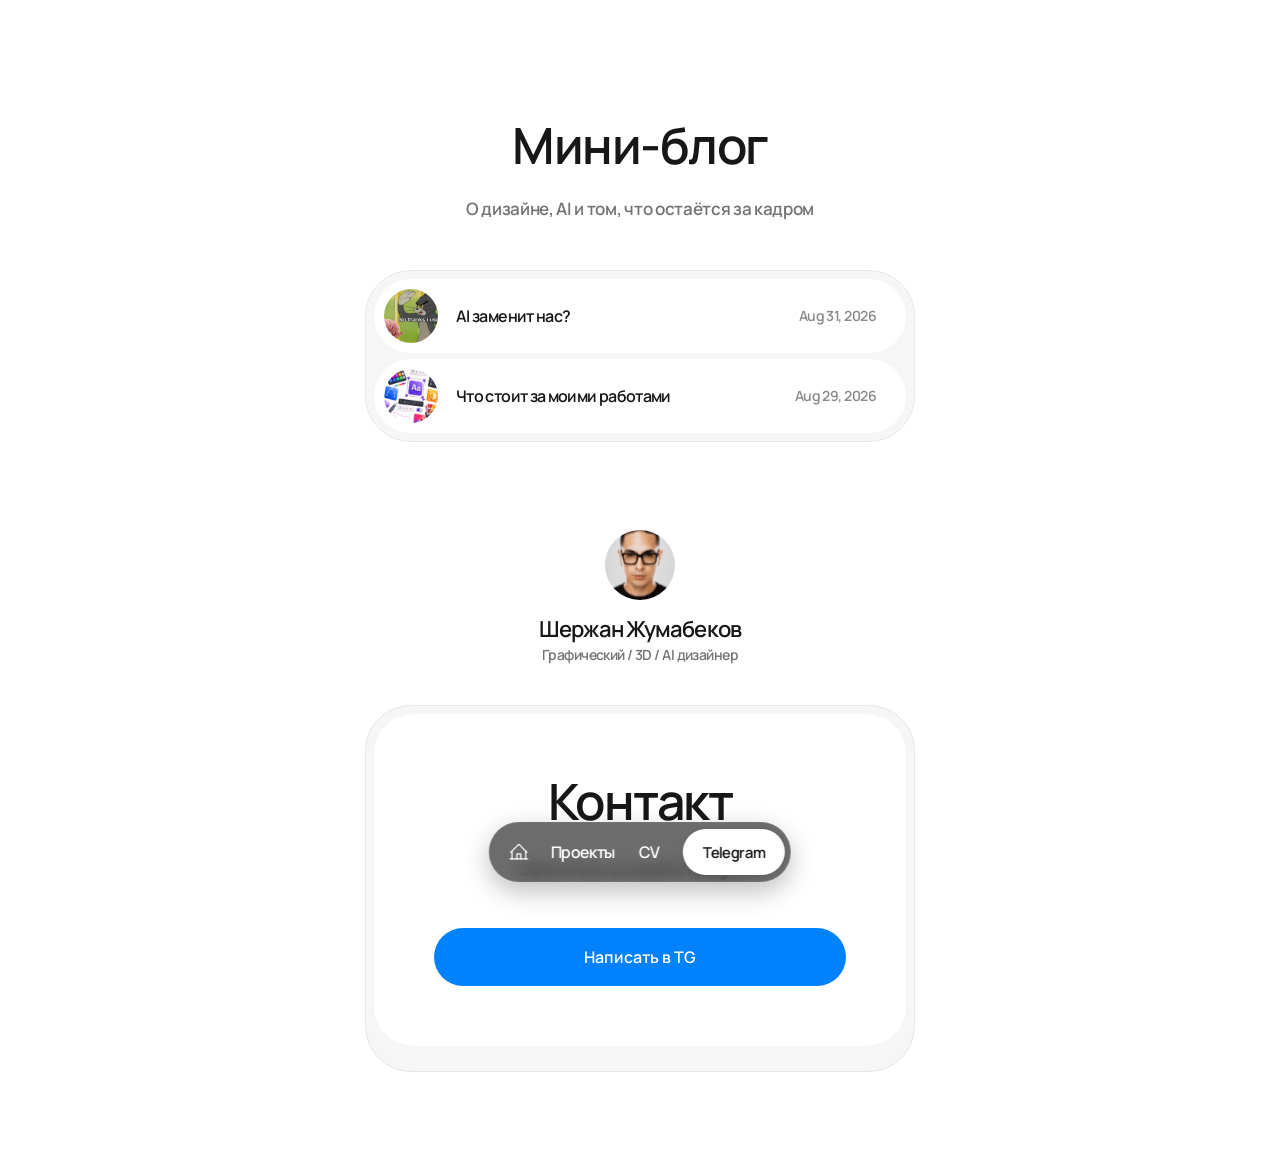
<file: blog/index.html>
<!DOCTYPE html>
<html lang="ru" data-redirect-timezone="1"><head><meta charset="utf-8">
	
	<meta name="viewport" content="width=device-width">
	
	<title>Блог — badbox</title>
    <link rel="canonical" href="https://badbox.art/blog/"><meta property="og:url" content="https://badbox.art/blog/"><meta name="description" content="Портфолио">
    
    
    <link href="../assets/3d6a0a3b9c50b94c.svg" rel="icon" media="(prefers-color-scheme: light)">
    <link href="../assets/3d6a0a3b9c50b94c.svg" rel="icon" media="(prefers-color-scheme: dark)">
    <link rel="apple-touch-icon" href="../assets/d44ceb33032a2ff4.png">
    <!-- Open Graph -->
    <meta property="og:type" content="website">
    <meta property="og:title" content="badbox">
    <meta property="og:description" content="Портфолио">
    <meta property="og:image" content="https://badbox.art/assets/4b204fa4a8408625.png">
    <!-- X -->
    <meta name="twitter:card" content="summary_large_image">
    <meta name="twitter:title" content="badbox">
    <meta name="twitter:description" content="Портфолио">
    <meta name="twitter:image" content="https://badbox.art/assets/4b204fa4a8408625.png">
	
	
	
	
	<!-- Start of headStart -->
    
    <!-- End of headStart -->
	
	<style data-framer-font-css="">/* cyrillic-ext */
@font-face {
  font-family: 'Manrope';
  font-style: normal;
  font-weight: 600;
  font-display: swap;
  src: url("../assets/c7fd4d1809a93c6b.woff2") format('woff2');
  unicode-range: U+0460-052F, U+1C80-1C8A, U+20B4, U+2DE0-2DFF, U+A640-A69F, U+FE2E-FE2F;
}
/* cyrillic */
@font-face {
  font-family: 'Manrope';
  font-style: normal;
  font-weight: 600;
  font-display: swap;
  src: url("../assets/e3d16c8e3292f7d4.woff2") format('woff2');
  unicode-range: U+0301, U+0400-045F, U+0490-0491, U+04B0-04B1, U+2116;
}
/* greek */
@font-face {
  font-family: 'Manrope';
  font-style: normal;
  font-weight: 600;
  font-display: swap;
  src: url("../assets/1ceaa93be93a7d6b.woff2") format('woff2');
  unicode-range: U+0370-0377, U+037A-037F, U+0384-038A, U+038C, U+038E-03A1, U+03A3-03FF;
}
/* vietnamese */
@font-face {
  font-family: 'Manrope';
  font-style: normal;
  font-weight: 600;
  font-display: swap;
  src: url("../assets/5369d9e214bd3a93.woff2") format('woff2');
  unicode-range: U+0102-0103, U+0110-0111, U+0128-0129, U+0168-0169, U+01A0-01A1, U+01AF-01B0, U+0300-0301, U+0303-0304, U+0308-0309, U+0323, U+0329, U+1EA0-1EF9, U+20AB;
}
/* latin-ext */
@font-face {
  font-family: 'Manrope';
  font-style: normal;
  font-weight: 600;
  font-display: swap;
  src: url("../assets/22b20265c365558c.woff2") format('woff2');
  unicode-range: U+0100-02BA, U+02BD-02C5, U+02C7-02CC, U+02CE-02D7, U+02DD-02FF, U+0304, U+0308, U+0329, U+1D00-1DBF, U+1E00-1E9F, U+1EF2-1EFF, U+2020, U+20A0-20AB, U+20AD-20C0, U+2113, U+2C60-2C7F, U+A720-A7FF;
}
/* latin */
@font-face {
  font-family: 'Manrope';
  font-style: normal;
  font-weight: 600;
  font-display: swap;
  src: url("../assets/4003d8cee9e21e2f.woff2") format('woff2');
  unicode-range: U+0000-00FF, U+0131, U+0152-0153, U+02BB-02BC, U+02C6, U+02DA, U+02DC, U+0304, U+0308, U+0329, U+2000-206F, U+20AC, U+2122, U+2191, U+2193, U+2212, U+2215, U+FEFF, U+FFFD;
}
/* cyrillic-ext */
@font-face {
  font-family: 'Fragment Mono';
  font-style: normal;
  font-weight: 400;
  src: url("../assets/d0ce28144ab29287.woff2") format('woff2');
  unicode-range: U+0460-052F, U+1C80-1C8A, U+20B4, U+2DE0-2DFF, U+A640-A69F, U+FE2E-FE2F;
}
/* latin-ext */
@font-face {
  font-family: 'Fragment Mono';
  font-style: normal;
  font-weight: 400;
  src: url("../assets/e98db32b03ffb6a8.woff2") format('woff2');
  unicode-range: U+0100-02BA, U+02BD-02C5, U+02C7-02CC, U+02CE-02D7, U+02DD-02FF, U+0304, U+0308, U+0329, U+1D00-1DBF, U+1E00-1E9F, U+1EF2-1EFF, U+2020, U+20A0-20AB, U+20AD-20C0, U+2113, U+2C60-2C7F, U+A720-A7FF;
}
/* latin */
@font-face {
  font-family: 'Fragment Mono';
  font-style: normal;
  font-weight: 400;
  src: url("../assets/b134768b721cde19.woff2") format('woff2');
  unicode-range: U+0000-00FF, U+0131, U+0152-0153, U+02BB-02BC, U+02C6, U+02DA, U+02DC, U+0304, U+0308, U+0329, U+2000-206F, U+20AC, U+2122, U+2191, U+2193, U+2212, U+2215, U+FEFF, U+FFFD;
}

@font-face { font-family: "Inter"; src: url("../assets/ba02b29b109b0773.woff2"); font-display: swap; font-style: normal; font-weight: 400; unicode-range: U+0460-052F, U+1C80-1C88, U+20B4, U+2DE0-2DFF, U+A640-A69F, U+FE2E-FE2F }
@font-face { font-family: "Inter"; src: url("../assets/d342a0351181483e.woff2"); font-display: swap; font-style: normal; font-weight: 400; unicode-range: U+0301, U+0400-045F, U+0490-0491, U+04B0-04B1, U+2116 }
@font-face { font-family: "Inter"; src: url("../assets/29ec2a1bd449544c.woff2"); font-display: swap; font-style: normal; font-weight: 400; unicode-range: U+1F00-1FFF }
@font-face { font-family: "Inter"; src: url("../assets/2666a469c59bd1f6.woff2"); font-display: swap; font-style: normal; font-weight: 400; unicode-range: U+0370-03FF }
@font-face { font-family: "Inter"; src: url("../assets/ca74d6701961184b.woff2"); font-display: swap; font-style: normal; font-weight: 400; unicode-range: U+0100-024F, U+0259, U+1E00-1EFF, U+2020, U+20A0-20AB, U+20AD-20CF, U+2113, U+2C60-2C7F, U+A720-A7FF }
@font-face { font-family: "Inter"; src: url("../assets/5afd6099115c5013.woff2"); font-display: swap; font-style: normal; font-weight: 400; unicode-range: U+0000-00FF, U+0131, U+0152-0153, U+02BB-02BC, U+02C6, U+02DA, U+02DC, U+2000-206F, U+2070, U+2074-207E, U+2080-208E, U+20AC, U+2122, U+2191, U+2193, U+2212, U+2215, U+FEFF, U+FFFD }
@font-face { font-family: "Inter"; src: url("../assets/b055aed328b37954.woff2"); font-display: swap; font-style: normal; font-weight: 400; unicode-range: U+0102-0103, U+0110-0111, U+0128-0129, U+0168-0169, U+01A0-01A1, U+01AF-01B0, U+1EA0-1EF9, U+20AB }
@font-face { font-family: "Inter"; src: url("../assets/61418a355f788553.woff2"); font-display: swap; font-style: normal; font-weight: 400; unicode-range: U+0000-00FF, U+0131, U+0152-0153, U+02BB-02BC, U+02C6, U+02DA, U+02DC, U+2000-206F, U+2074, U+20AC, U+2122, U+2191, U+2193, U+2212, U+2215, U+FEFF, U+FFFD }
@font-face { font-family: "Inter"; src: url("../assets/3d473effb90fe382.woff2"); font-display: swap; font-style: italic; font-weight: 400; unicode-range: U+0460-052F, U+1C80-1C88, U+20B4, U+2DE0-2DFF, U+A640-A69F, U+FE2E-FE2F }
@font-face { font-family: "Inter"; src: url("../assets/79cc69148c964e21.woff2"); font-display: swap; font-style: italic; font-weight: 400; unicode-range: U+0301, U+0400-045F, U+0490-0491, U+04B0-04B1, U+2116 }
@font-face { font-family: "Inter"; src: url("../assets/39874444e1b09902.woff2"); font-display: swap; font-style: italic; font-weight: 400; unicode-range: U+1F00-1FFF }
@font-face { font-family: "Inter"; src: url("../assets/b8b4c65d650e8243.woff2"); font-display: swap; font-style: italic; font-weight: 400; unicode-range: U+0370-03FF }
@font-face { font-family: "Inter"; src: url("../assets/0cdb6a6ecb3a70ce.woff2"); font-display: swap; font-style: italic; font-weight: 400; unicode-range: U+0100-024F, U+0259, U+1E00-1EFF, U+2020, U+20A0-20AB, U+20AD-20CF, U+2113, U+2C60-2C7F, U+A720-A7FF }
@font-face { font-family: "Inter"; src: url("../assets/1ef5587c1bcb244c.woff2"); font-display: swap; font-style: italic; font-weight: 400; unicode-range: U+0000-00FF, U+0131, U+0152-0153, U+02BB-02BC, U+02C6, U+02DA, U+02DC, U+2000-206F, U+2070, U+2074-207E, U+2080-208E, U+20AC, U+2122, U+2191, U+2193, U+2212, U+2215, U+FEFF, U+FFFD }
@font-face { font-family: "Inter"; src: url("../assets/d84988c361aa82fa.woff2"); font-display: swap; font-style: italic; font-weight: 400; unicode-range: U+0102-0103, U+0110-0111, U+0128-0129, U+0168-0169, U+01A0-01A1, U+01AF-01B0, U+1EA0-1EF9, U+20AB }
@font-face { font-family: "Inter"; src: url("../assets/48d547890ca14616.woff2"); font-display: swap; font-style: normal; font-weight: 700; unicode-range: U+0460-052F, U+1C80-1C88, U+20B4, U+2DE0-2DFF, U+A640-A69F, U+FE2E-FE2F }
@font-face { font-family: "Inter"; src: url("../assets/b7bcaf4d3812f980.woff2"); font-display: swap; font-style: normal; font-weight: 700; unicode-range: U+0301, U+0400-045F, U+0490-0491, U+04B0-04B1, U+2116 }
@font-face { font-family: "Inter"; src: url("../assets/f5679bd140c345da.woff2"); font-display: swap; font-style: normal; font-weight: 700; unicode-range: U+1F00-1FFF }
@font-face { font-family: "Inter"; src: url("../assets/4c7778edc8ca1cb1.woff2"); font-display: swap; font-style: normal; font-weight: 700; unicode-range: U+0370-03FF }
@font-face { font-family: "Inter"; src: url("../assets/388a7c4ebd43469a.woff2"); font-display: swap; font-style: normal; font-weight: 700; unicode-range: U+0100-024F, U+0259, U+1E00-1EFF, U+2020, U+20A0-20AB, U+20AD-20CF, U+2113, U+2C60-2C7F, U+A720-A7FF }
@font-face { font-family: "Inter"; src: url("../assets/cd48ba5f964ee1a0.woff2"); font-display: swap; font-style: normal; font-weight: 700; unicode-range: U+0000-00FF, U+0131, U+0152-0153, U+02BB-02BC, U+02C6, U+02DA, U+02DC, U+2000-206F, U+2070, U+2074-207E, U+2080-208E, U+20AC, U+2122, U+2191, U+2193, U+2212, U+2215, U+FEFF, U+FFFD }
@font-face { font-family: "Inter"; src: url("../assets/c0215d82c6dd9ed2.woff2"); font-display: swap; font-style: normal; font-weight: 700; unicode-range: U+0102-0103, U+0110-0111, U+0128-0129, U+0168-0169, U+01A0-01A1, U+01AF-01B0, U+1EA0-1EF9, U+20AB }
@font-face { font-family: "Inter"; src: url("../assets/1f1f2cc180697dbd.woff2"); font-display: swap; font-style: italic; font-weight: 700; unicode-range: U+0460-052F, U+1C80-1C88, U+20B4, U+2DE0-2DFF, U+A640-A69F, U+FE2E-FE2F }
@font-face { font-family: "Inter"; src: url("../assets/1f3e1827f7fa5bac.woff2"); font-display: swap; font-style: italic; font-weight: 700; unicode-range: U+0301, U+0400-045F, U+0490-0491, U+04B0-04B1, U+2116 }
@font-face { font-family: "Inter"; src: url("../assets/2ca7f64738741418.woff2"); font-display: swap; font-style: italic; font-weight: 700; unicode-range: U+1F00-1FFF }
@font-face { font-family: "Inter"; src: url("../assets/0c089940c6ec5a6c.woff2"); font-display: swap; font-style: italic; font-weight: 700; unicode-range: U+0370-03FF }
@font-face { font-family: "Inter"; src: url("../assets/dfa7f96c71c1563d.woff2"); font-display: swap; font-style: italic; font-weight: 700; unicode-range: U+0100-024F, U+0259, U+1E00-1EFF, U+2020, U+20A0-20AB, U+20AD-20CF, U+2113, U+2C60-2C7F, U+A720-A7FF }
@font-face { font-family: "Inter"; src: url("../assets/b59b5fa8f1d5e251.woff2"); font-display: swap; font-style: italic; font-weight: 700; unicode-range: U+0000-00FF, U+0131, U+0152-0153, U+02BB-02BC, U+02C6, U+02DA, U+02DC, U+2000-206F, U+2070, U+2074-207E, U+2080-208E, U+20AC, U+2122, U+2191, U+2193, U+2212, U+2215, U+FEFF, U+FFFD }
@font-face { font-family: "Inter"; src: url("../assets/e340c6acada33bd1.woff2"); font-display: swap; font-style: italic; font-weight: 700; unicode-range: U+0102-0103, U+0110-0111, U+0128-0129, U+0168-0169, U+01A0-01A1, U+01AF-01B0, U+1EA0-1EF9, U+20AB }
@font-face { font-family: "Manrope"; src: url("../assets/b00e3a79b8e3e734.woff2"); font-display: swap; font-style: normal; font-weight: 700 }
@font-face { font-family: "Manrope Placeholder"; src: local("Arial"); ascent-override: 102.74%; descent-override: 28.91%; line-gap-override: 0.00%; size-adjust: 103.76% }
@font-face { font-family: "Inter Placeholder"; src: local("Arial"); ascent-override: 89.79%; descent-override: 22.36%; line-gap-override: 0.00%; size-adjust: 107.89% }</style>
	
	
	<meta name="robots" content="max-image-preview:large"><style data-framer-css-ssr-minified="" data-framer-components="framer-lib-cursors-host framer-jVo48 PropertyOverrides framer-qORA3 framer-OJB6P framer-lib-combinedCSSRules framer-X8zjM framer-pCf0Q framer-bD61U framer-SRG69 framer-hKHjl framer-LFN0D framer-PbmDO framer-tURyN framer-PpfdX framer-GTFAm framer-I69i9 framer-lSUAP framer-ohg0r framer-3cZA4 framer-8yz70 framer-L1v8w framer-b246R framer-EBonR framer-e2bMi framer-4k4vL framer-me2iA framer-LXbWX framer-lib-form-plain-text-input framer-vWtJe framer-Cd0a8 framer-LKsRy framer-RZTXj framer-UKeij">html,body,#main{box-sizing:border-box;margin:0;padding:0}:root{-webkit-font-smoothing:antialiased;-moz-osx-font-smoothing:grayscale}*{box-sizing:border-box;-webkit-font-smoothing:inherit}h1,h2,h3,h4,h5,h6,p,figure{margin:0}body,input,textarea,select,button{font-family:sans-serif;font-size:12px}body{--token-40ce9490-fd39-410b-ac94-e510e1ad0c12:#fff;--token-dabf75b6-d636-4775-a1b9-f983143bce1c:#0082FF;--token-52aefa32-77ec-4839-a61f-af30919fc997:#0082FF;--token-743329cd-86bc-44bd-b549-0685bbd4b126:#171717;--token-0123e7d6-2f68-45c5-a99e-1cde484b2234:#f6f6f6;--token-8548e355-ddb7-4ee9-9e83-12626e62cd19:#fff;--token-f4d62661-1ad3-4941-8028-34f486312ad1:#050505;--token-d26d0a6a-bee9-45a2-90b0-4331e05dae91:#0b0b0b99;--token-06893589-c0f0-46a9-a272-d1bb23e77a6a:#c7ff97;--framer-will-change-override:none}@supports (background:-webkit-named-image(i)) and (not (grid-template-rows:subgrid)){body{--framer-will-change-override:transform}}@supports (background:-webkit-named-image(i)) and (not (position-area:top right)){body{--framer-will-change-filter-override:filter}}[data-framer-component-type=Text] div div span,[data-framer-component-type=Text] a div span,[data-framer-component-type=Text] span span span,[data-framer-component-type=Text] p span span,[data-framer-component-type=Text] h1 span span,[data-framer-component-type=Text] h2 span span,[data-framer-component-type=Text] h3 span span,[data-framer-component-type=Text] h4 span span,[data-framer-component-type=Text] h5 span span,[data-framer-component-type=Text] h6 span span,[data-framer-component-type=Text] a{font-family:var(--font-family);font-style:var(--font-style);font-weight:min(calc(var(--framer-font-weight-increase,0) + var(--font-weight,400)), 900);color:var(--text-color);letter-spacing:var(--letter-spacing);font-size:var(--font-size);text-transform:var(--text-transform);--text-decoration:var(--framer-text-decoration-style,solid) var(--framer-text-decoration,none) var(--framer-text-decoration-color,currentcolor) var(--framer-text-decoration-thickness,auto);--text-decoration-skip-ink:var(--framer-text-decoration-skip-ink);--text-underline-offset:var(--framer-text-decoration-offset);line-height:var(--line-height);--font-family:var(--framer-font-family);--font-style:var(--framer-font-style);--font-weight:var(--framer-font-weight);--text-color:var(--framer-text-color);--letter-spacing:var(--framer-letter-spacing);--font-size:var(--framer-font-size);--text-transform:var(--framer-text-transform);--line-height:var(--framer-line-height)}@supports not (color:color(display-p3 1 1 1)){p.framer-text,div.framer-text,h1.framer-text,h2.framer-text,h3.framer-text,h4.framer-text,h5.framer-text,h6.framer-text,li.framer-text,ol.framer-text,ul.framer-text,span.framer-text:not([data-text-fill]){color:var(--framer-blockquote-text-color-rgb,var(--framer-blockquote-text-color,var(--framer-text-color-rgb,var(--framer-text-color,#000))));-webkit-text-stroke-color:var(--framer-text-stroke-color-rgb,var(--framer-text-stroke-color,initial))}mark.framer-text{background-color:var(--framer-blockquote-text-background-color-rgb,var(--framer-blockquote-text-background-color,var(--framer-text-background-color-rgb,var(--framer-text-background-color,initial))))}}@supports not (color:color(display-p3 1 1 1)){code.framer-text,code.framer-text span.framer-text:not([data-text-fill]){color:var(--framer-blockquote-text-color-rgb,var(--framer-blockquote-text-color,var(--framer-code-text-color-rgb,var(--framer-code-text-color,var(--framer-text-color-rgb,var(--framer-text-color,#000))))))}}@supports not (color:color(display-p3 1 1 1)){a.framer-text,span.framer-text[data-nested-link]{color:var(--framer-link-text-color-rgb,var(--framer-link-text-color,var(--framer-blockquote-text-color-rgb,var(--framer-blockquote-text-color,var(--framer-text-color-rgb,var(--framer-text-color,#000))))));background-color:var(--framer-link-text-background-color-rgb,var(--framer-link-text-background-color,initial));-webkit-text-decoration-color:var(--framer-link-text-decoration-color-rgb,var(--framer-link-text-decoration-color,var(--framer-text-decoration-color-rgb,var(--framer-text-decoration-color,currentcolor))));text-decoration-color:var(--framer-link-text-decoration-color-rgb,var(--framer-link-text-decoration-color,var(--framer-text-decoration-color-rgb,var(--framer-text-decoration-color,currentcolor))))}}@supports not (color:color(display-p3 1 1 1)){code.framer-text a.framer-text,code.framer-text a.framer-text span.framer-text:not([data-text-fill]),code.framer-text span.framer-text[data-nested-link],code.framer-text span.framer-text[data-nested-link] span.framer-text:not([data-text-fill]){color:var(--framer-link-text-color-rgb,var(--framer-link-text-color,var(--framer-blockquote-text-color-rgb,var(--framer-blockquote-text-color,var(--framer-code-text-color-rgb,var(--framer-code-text-color,var(--framer-text-color-rgb,var(--framer-text-color,#000))))))))}}@supports not (color:color(display-p3 1 1 1)){a.framer-text:hover,span.framer-text[data-nested-link]:hover{color:var(--framer-link-hover-text-color-rgb,var(--framer-link-hover-text-color,var(--framer-link-text-color-rgb,var(--framer-link-text-color,var(--framer-blockquote-text-color-rgb,var(--framer-blockquote-text-color,var(--framer-text-color-rgb,var(--framer-text-color,#000))))))));background-color:var(--framer-link-hover-text-background-color-rgb,var(--framer-link-hover-text-background-color,var(--framer-link-text-background-color-rgb,var(--framer-link-text-background-color,var(--framer-text-background-color-rgb,var(--framer-text-background-color,initial))))));-webkit-text-decoration-color:var(--framer-link-hover-text-decoration-color-rgb,var(--framer-link-hover-text-decoration-color,var(--framer-link-text-decoration-color-rgb,var(--framer-link-text-decoration-color,var(--framer-text-decoration-color-rgb,var(--framer-text-decoration-color,currentcolor))))));text-decoration-color:var(--framer-link-hover-text-decoration-color-rgb,var(--framer-link-hover-text-decoration-color,var(--framer-link-text-decoration-color-rgb,var(--framer-link-text-decoration-color,var(--framer-text-decoration-color-rgb,var(--framer-text-decoration-color,currentcolor))))))}}@supports not (color:color(display-p3 1 1 1)){code.framer-text a.framer-text:hover,code.framer-text span.framer-text[data-nested-link]:hover{color:var(--framer-link-hover-text-color-rgb,var(--framer-link-hover-text-color,var(--framer-link-text-color-rgb,var(--framer-link-text-color,var(--framer-blockquote-text-color-rgb,var(--framer-blockquote-text-color,var(--framer-code-text-color-rgb,var(--framer-code-text-color,var(--framer-text-color-rgb,var(--framer-text-color,#000))))))))))}}@supports not (color:color(display-p3 1 1 1)){a.framer-text[data-framer-page-link-current],span.framer-text[data-framer-page-link-current]{color:var(--framer-link-current-text-color-rgb,var(--framer-link-current-text-color,var(--framer-link-text-color-rgb,var(--framer-link-text-color,var(--framer-text-color-rgb,var(--framer-text-color,#000))))));background-color:var(--framer-link-current-text-background-color-rgb,var(--framer-link-current-text-background-color,var(--framer-link-text-background-color-rgb,var(--framer-link-text-background-color,var(--framer-text-background-color-rgb,var(--framer-text-background-color,initial))))));-webkit-text-decoration-color:var(--framer-link-current-text-decoration-color-rgb,var(--framer-link-current-text-decoration-color,var(--framer-link-text-decoration-color-rgb,var(--framer-link-text-decoration-color,var(--framer-text-decoration-color-rgb,var(--framer-text-decoration-color,currentcolor))))));text-decoration-color:var(--framer-link-current-text-decoration-color-rgb,var(--framer-link-current-text-decoration-color,var(--framer-link-text-decoration-color-rgb,var(--framer-link-text-decoration-color,var(--framer-text-decoration-color-rgb,var(--framer-text-decoration-color,currentcolor))))))}}@supports not (color:color(display-p3 1 1 1)){code.framer-text a.framer-text[data-framer-page-link-current],code.framer-text a.framer-text[data-framer-page-link-current] span.framer-text:not([data-text-fill]),code.framer-text span.framer-text[data-framer-page-link-current],code.framer-text span.framer-text[data-framer-page-link-current] span.framer-text:not([data-text-fill]){color:var(--framer-link-current-text-color-rgb,var(--framer-link-current-text-color,var(--framer-link-text-color-rgb,var(--framer-link-text-color,var(--framer-code-text-color-rgb,var(--framer-code-text-color,var(--framer-text-color-rgb,var(--framer-text-color,#000))))))));background-color:var(--framer-link-current-text-background-color-rgb,var(--framer-link-current-text-background-color,var(--framer-link-text-background-color-rgb,var(--framer-link-text-background-color,var(--framer-text-background-color-rgb,var(--framer-text-background-color,initial))))))}}@supports not (color:color(display-p3 1 1 1)){a.framer-text[data-framer-page-link-current]:hover,span.framer-text[data-framer-page-link-current]:hover{color:var(--framer-link-hover-text-color-rgb,var(--framer-link-hover-text-color,var(--framer-link-current-text-color-rgb,var(--framer-link-current-text-color,var(--framer-link-text-color-rgb,var(--framer-link-text-color,var(--framer-code-text-color-rgb,var(--framer-code-text-color,var(--framer-text-color-rgb,var(--framer-text-color,#000))))))))));background-color:var(--framer-link-hover-text-background-color-rgb,var(--framer-link-hover-text-background-color,var(--framer-link-current-text-background-color-rgb,var(--framer-link-current-text-background-color,var(--framer-link-text-background-color-rgb,var(--framer-link-text-background-color,initial))))));-webkit-text-decoration-color:var(--framer-link-hover-text-decoration-color-rgb,var(--framer-link-hover-text-decoration-color,var(--framer-link-current-text-decoration-color-rgb,var(--framer-link-current-text-decoration-color,var(--framer-link-text-decoration-color-rgb,var(--framer-link-text-decoration-color,var(--framer-text-decoration-color-rgb,var(--framer-text-decoration-color,currentcolor))))))));text-decoration-color:var(--framer-link-hover-text-decoration-color-rgb,var(--framer-link-hover-text-decoration-color,var(--framer-link-current-text-decoration-color-rgb,var(--framer-link-current-text-decoration-color,var(--framer-link-text-decoration-color-rgb,var(--framer-link-text-decoration-color,var(--framer-text-decoration-color-rgb,var(--framer-text-decoration-color,currentcolor))))))))}}@supports not (color:color(display-p3 1 1 1)){code.framer-text a.framer-text[data-framer-page-link-current]:hover,code.framer-text a.framer-text[data-framer-page-link-current]:hover span.framer-text:not([data-text-fill]),code.framer-text span.framer-text[data-framer-page-link-current]:hover,code.framer-text span.framer-text[data-framer-page-link-current]:hover span.framer-text:not([data-text-fill]){color:var(--framer-link-hover-text-color-rgb,var(--framer-link-hover-text-color,var(--framer-link-current-text-color-rgb,var(--framer-link-current-text-color,var(--framer-link-text-color-rgb,var(--framer-link-text-color,var(--framer-code-text-color-rgb,var(--framer-code-text-color,var(--framer-text-color-rgb,var(--framer-text-color,#000))))))))));background-color:var(--framer-link-hover-text-background-color-rgb,var(--framer-link-hover-text-background-color,var(--framer-link-current-text-background-color-rgb,var(--framer-link-current-text-background-color,var(--framer-link-text-background-color-rgb,var(--framer-link-text-background-color,initial))))))}}[data-framer-component-type=Stack]:not([data-framer-generated])>*,[data-framer-component-type=Stack]:not([data-framer-generated])>[data-framer-component-type],NavigationContainer [data-framer-component-type=NavigationContainer]>*,[data-framer-component-type=NavigationContainer]>[data-framer-component-type]{position:relative}@supports not (overflow:clip){:root{--overflow-clip-fallback:hidden}}@supports (background:-webkit-named-image(i)) and (not (contain-intrinsic-size:inherit)){div.framer-text,p.framer-text,h1.framer-text,h2.framer-text,h3.framer-text,h4.framer-text,h5.framer-text,h6.framer-text,ol.framer-text,ul.framer-text,li.framer-text,blockquote.framer-text,.framer-text.framer-image{display:var(--text-truncation-display-inline-for-safari-16,revert)}div.framer-text:after,p.framer-text:after,h1.framer-text:after,h2.framer-text:after,h3.framer-text:after,h4.framer-text:after,h5.framer-text:after,h6.framer-text:after,ol.framer-text:after,ul.framer-text:after,li.framer-text:after,blockquote.framer-text:after,.framer-text.framer-image:after{content:var(--text-truncation-line-break-for-safari-16);white-space:pre}.framer-text.framer-text-module,.framer-text.framer-table-wrapper{display:var(--text-truncation-display-none-for-safari-16,revert)}p.framer-text[data-text-fill]{display:var(--text-truncation-display-inline-for-safari-16,inline-block)}}@supports (corner-shape:superellipse(2)){:root{--one-if-corner-shape-supported:1}}.framer-cursor-none,.framer-cursor-none *{cursor:none!important}.framer-pointer-events-none,.framer-pointer-events-none *{pointer-events:none!important}.framer-jVo48.framer-rdeizm,.framer-jVo48 .framer-rdeizm{display:block}.framer-jVo48.framer-1595k7h{background-color:var(--token-40ce9490-fd39-410b-ac94-e510e1ad0c12,#fff);flex-flow:column;place-content:center flex-start;align-items:center;gap:0;width:100%;height:min-content;padding:0;display:flex;position:relative;overflow:hidden}.framer-jVo48 .framer-1bb5qds-container{bottom:calc(calc(100% - min(var(--framer-viewport-height,100%), 100%)) + 18px);height:auto;position:var(--framer-canvas-fixed-position,fixed);z-index:9;flex:none;order:-1000;width:auto;left:50%;transform:translate(-50%)}.framer-jVo48 .framer-r8c4fi{margin:0;background:0 0;flex-grow:1;width:0;height:0;margin-bottom:0;position:relative}.framer-jVo48 .framer-o5ty8u-container{flex:none;order:1002;width:100%;height:auto;position:relative}[data-layout-template=true]>#overlay{margin-bottom:0}@media (max-width:609.98px){.framer-jVo48 .framer-1bb5qds-container{bottom:calc(calc(100% - min(var(--framer-viewport-height,100%), 100%)) + 13px)}}.ssr-variant{display:contents}.framer-qORA3.framer-icpp9q,.framer-qORA3 .framer-icpp9q{display:block}.framer-qORA3.framer-90s5sz{flex-flow:column;place-content:flex-start center;align-items:flex-start;gap:10px;width:min-content;height:60px;padding:0 6px 0 13px;display:flex;position:relative;overflow:visible}.framer-qORA3 .framer-1ke43e7{flex-flow:row;flex:none;place-content:center flex-start;align-items:center;gap:15px;width:min-content;height:min-content;padding:0;display:flex;position:relative;overflow:visible}.framer-qORA3 .framer-7ygwa6{will-change:var(--framer-will-change-effect-override,transform);flex-flow:row;flex:none;place-content:center;align-items:center;gap:10px;width:34px;height:34px;padding:0;text-decoration:none;display:flex;position:relative;overflow:visible}.framer-qORA3 .framer-1ff30wl{flex:none;width:20px;height:auto;position:relative}.framer-qORA3 .framer-1a6cu04{flex-flow:row;flex:none;place-content:center;align-items:center;gap:24px;width:min-content;height:min-content;padding:0;display:flex;position:relative;overflow:visible}.framer-qORA3 .framer-1gpwifh,.framer-qORA3 .framer-8kzfzb{white-space:pre;flex:none;width:auto;height:auto;position:relative}.framer-qORA3 .framer-1h5ivqb-container{flex:none;width:auto;height:46px;position:relative}@media (max-width:609px) and (min-width:0){.framer-S2Kkv .framer-styles-preset-nkjnht:not(.rich-text-wrapper),.framer-S2Kkv .framer-styles-preset-nkjnht.rich-text-wrapper p{--framer-font-family:"Manrope", "Manrope Placeholder", sans-serif;--framer-font-family-bold:"Manrope", "Manrope Placeholder", sans-serif;--framer-font-open-type-features:normal;--framer-font-size:14px;--framer-font-style:normal;--framer-font-style-bold:normal;--framer-font-variation-axes:normal;--framer-font-weight:600;--framer-font-weight-bold:700;--framer-letter-spacing:-.04em;--framer-line-height:130%;--framer-paragraph-spacing:20px;--framer-text-alignment:start;--framer-text-color:#171717;--framer-text-decoration:none;--framer-text-stroke-color:initial;--framer-text-stroke-width:initial;--framer-text-transform:none}}.framer-lfjCt .framer-styles-preset-2cahi:not(.rich-text-wrapper),.framer-lfjCt .framer-styles-preset-2cahi.rich-text-wrapper a{--framer-link-current-text-color:var(--token-40ce9490-fd39-410b-ac94-e510e1ad0c12,#fff);--framer-link-current-text-decoration:none;--framer-link-hover-text-color:#fff9;--framer-link-hover-text-decoration:none;--framer-link-text-color:var(--token-40ce9490-fd39-410b-ac94-e510e1ad0c12,#fff);--framer-link-text-decoration:none;transition:color .2s cubic-bezier(.44,0,.56,1)}.framer-qORA3[data-border=true]:after,.framer-qORA3 [data-border=true]:after{content:"";border-width:var(--border-top-width,0) var(--border-right-width,0) var(--border-bottom-width,0) var(--border-left-width,0);border-color:var(--border-color,none);border-style:var(--border-style,none);box-sizing:border-box;border-radius:inherit;corner-shape:inherit;pointer-events:none;width:100%;height:100%;position:absolute;top:0;left:0}.framer-OJB6P{-webkit-mask:var(--framer-icon-mask);aspect-ratio:1;-webkit-mask:var(--framer-icon-mask);mask:var(--framer-icon-mask);width:24px;display:block}body{--framer-will-change-override:none}@supports (background:-webkit-named-image(i)) and (not (grid-template-rows:subgrid)){body{--framer-will-change-override:transform}}body{--framer-will-change-filter-override:none}@supports (background:-webkit-named-image(i)) and (not (position-area:top right)){body{--framer-will-change-filter-override:filter}}[data-framer-component-type]{position:absolute}[data-framer-component-type=Text]{cursor:inherit}[data-framer-component-text-autosized] *{white-space:pre}[data-framer-component-type=Text]>*{text-align:var(--framer-text-alignment,start)}[data-framer-component-type=Text] span span,[data-framer-component-type=Text] p span,[data-framer-component-type=Text] h1 span,[data-framer-component-type=Text] h2 span,[data-framer-component-type=Text] h3 span,[data-framer-component-type=Text] h4 span,[data-framer-component-type=Text] h5 span,[data-framer-component-type=Text] h6 span{display:block}[data-framer-component-type=Text] span span span,[data-framer-component-type=Text] p span span,[data-framer-component-type=Text] h1 span span,[data-framer-component-type=Text] h2 span span,[data-framer-component-type=Text] h3 span span,[data-framer-component-type=Text] h4 span span,[data-framer-component-type=Text] h5 span span,[data-framer-component-type=Text] h6 span span{display:unset}[data-framer-component-type=Text] div div span,[data-framer-component-type=Text] a div span,[data-framer-component-type=Text] span span span,[data-framer-component-type=Text] p span span,[data-framer-component-type=Text] h1 span span,[data-framer-component-type=Text] h2 span span,[data-framer-component-type=Text] h3 span span,[data-framer-component-type=Text] h4 span span,[data-framer-component-type=Text] h5 span span,[data-framer-component-type=Text] h6 span span,[data-framer-component-type=Text] a{font-family:var(--font-family);font-style:var(--font-style);font-weight:min(calc(var(--framer-font-weight-increase,0) + var(--font-weight,400)), 900);color:var(--text-color);letter-spacing:var(--letter-spacing);font-size:var(--font-size);text-transform:var(--text-transform);--text-decoration:var(--framer-text-decoration-style,solid) var(--framer-text-decoration,none) var(--framer-text-decoration-color,currentcolor) var(--framer-text-decoration-thickness,auto);--text-decoration-skip-ink:var(--framer-text-decoration-skip-ink);--text-underline-offset:var(--framer-text-decoration-offset);line-height:var(--line-height);--font-family:var(--framer-font-family);--font-style:var(--framer-font-style);--font-weight:var(--framer-font-weight);--text-color:var(--framer-text-color);--letter-spacing:var(--framer-letter-spacing);--font-size:var(--framer-font-size);--text-transform:var(--framer-text-transform);--line-height:var(--framer-line-height)}[data-framer-component-type=Text] a,[data-framer-component-type=Text] a div span,[data-framer-component-type=Text] a span span span,[data-framer-component-type=Text] a p span span,[data-framer-component-type=Text] a h1 span span,[data-framer-component-type=Text] a h2 span span,[data-framer-component-type=Text] a h3 span span,[data-framer-component-type=Text] a h4 span span,[data-framer-component-type=Text] a h5 span span,[data-framer-component-type=Text] a h6 span span{--font-family:var(--framer-link-font-family,var(--framer-font-family));--font-style:var(--framer-link-font-style,var(--framer-font-style));--font-weight:var(--framer-link-font-weight,var(--framer-font-weight));--text-color:var(--framer-link-text-color,var(--framer-text-color));--font-size:var(--framer-link-font-size,var(--framer-font-size));--text-transform:var(--framer-link-text-transform,var(--framer-text-transform));--text-decoration:var(--framer-link-text-decoration-style,var(--framer-text-decoration-style,solid)) var(--framer-link-text-decoration,var(--framer-text-decoration,none)) var(--framer-link-text-decoration-color,var(--framer-text-decoration-color,currentcolor)) var(--framer-link-text-decoration-thickness,var(--framer-text-decoration-thickness,auto));--text-decoration-skip-ink:var(--framer-link-text-decoration-skip-ink,var(--framer-text-decoration-skip-ink));--text-underline-offset:var(--framer-link-text-decoration-offset,var(--framer-text-decoration-offset))}[data-framer-component-type=Text] a:hover,[data-framer-component-type=Text] a div span:hover,[data-framer-component-type=Text] a span span span:hover,[data-framer-component-type=Text] a p span span:hover,[data-framer-component-type=Text] a h1 span span:hover,[data-framer-component-type=Text] a h2 span span:hover,[data-framer-component-type=Text] a h3 span span:hover,[data-framer-component-type=Text] a h4 span span:hover,[data-framer-component-type=Text] a h5 span span:hover,[data-framer-component-type=Text] a h6 span span:hover{--font-family:var(--framer-link-hover-font-family,var(--framer-link-font-family,var(--framer-font-family)));--font-style:var(--framer-link-hover-font-style,var(--framer-link-font-style,var(--framer-font-style)));--font-weight:var(--framer-link-hover-font-weight,var(--framer-link-font-weight,var(--framer-font-weight)));--text-color:var(--framer-link-hover-text-color,var(--framer-link-text-color,var(--framer-text-color)));--font-size:var(--framer-link-hover-font-size,var(--framer-link-font-size,var(--framer-font-size)));--text-transform:var(--framer-link-hover-text-transform,var(--framer-link-text-transform,var(--framer-text-transform)));--text-decoration:var(--framer-link-hover-text-decoration-style,var(--framer-link-text-decoration-style,var(--framer-text-decoration-style,solid))) var(--framer-link-hover-text-decoration,var(--framer-link-text-decoration,var(--framer-text-decoration,none))) var(--framer-link-hover-text-decoration-color,var(--framer-link-text-decoration-color,var(--framer-text-decoration-color,currentcolor))) var(--framer-link-hover-text-decoration-thickness,var(--framer-link-text-decoration-thickness,var(--framer-text-decoration-thickness,auto)));--text-decoration-skip-ink:var(--framer-link-hover-text-decoration-skip-ink,var(--framer-link-text-decoration-skip-ink,var(--framer-text-decoration-skip-ink)));--text-underline-offset:var(--framer-link-hover-text-decoration-offset,var(--framer-link-text-decoration-offset,var(--framer-text-decoration-offset)))}[data-framer-component-type=Text].isCurrent a,[data-framer-component-type=Text].isCurrent a div span,[data-framer-component-type=Text].isCurrent a span span span,[data-framer-component-type=Text].isCurrent a p span span,[data-framer-component-type=Text].isCurrent a h1 span span,[data-framer-component-type=Text].isCurrent a h2 span span,[data-framer-component-type=Text].isCurrent a h3 span span,[data-framer-component-type=Text].isCurrent a h4 span span,[data-framer-component-type=Text].isCurrent a h5 span span,[data-framer-component-type=Text].isCurrent a h6 span span{--font-family:var(--framer-link-current-font-family,var(--framer-link-font-family,var(--framer-font-family)));--font-style:var(--framer-link-current-font-style,var(--framer-link-font-style,var(--framer-font-style)));--font-weight:var(--framer-link-current-font-weight,var(--framer-link-font-weight,var(--framer-font-weight)));--text-color:var(--framer-link-current-text-color,var(--framer-link-text-color,var(--framer-text-color)));--font-size:var(--framer-link-current-font-size,var(--framer-link-font-size,var(--framer-font-size)));--text-transform:var(--framer-link-current-text-transform,var(--framer-link-text-transform,var(--framer-text-transform)));--text-decoration:var(--framer-link-current-text-decoration-style,var(--framer-link-text-decoration-style,var(--framer-text-decoration-style,solid))) var(--framer-link-current-text-decoration,var(--framer-link-text-decoration,var(--framer-text-decoration,none))) var(--framer-link-current-text-decoration-color,var(--framer-link-text-decoration-color,var(--framer-text-decoration-color,currentcolor))) var(--framer-link-current-text-decoration-thickness,var(--framer-link-text-decoration-thickness,var(--framer-text-decoration-thickness,auto)));--text-decoration-skip-ink:var(--framer-link-current-text-decoration-skip-ink,var(--framer-link-text-decoration-skip-ink,var(--framer-text-decoration-skip-ink)));--text-underline-offset:var(--framer-link-current-text-decoration-offset,var(--framer-link-text-decoration-offset,var(--framer-text-decoration-offset)))}[data-framer-component-type=RichTextContainer]{outline:none;flex-direction:column;flex-shrink:0;justify-content:flex-start;display:flex}p.framer-text,div.framer-text,figure.framer-text,h1.framer-text,h2.framer-text,h3.framer-text,h4.framer-text,h5.framer-text,h6.framer-text,ol.framer-text,ul.framer-text{margin:0;padding:0}p.framer-text,div.framer-text,h1.framer-text,h2.framer-text,h3.framer-text,h4.framer-text,h5.framer-text,h6.framer-text,li.framer-text,ol.framer-text,ul.framer-text,mark.framer-text,span.framer-text:not([data-text-fill]){font-family:var(--framer-font-family-preview,var(--framer-blockquote-font-family,var(--framer-font-family,Inter, Inter Placeholder, sans-serif)));font-style:var(--framer-font-style-preview,var(--framer-blockquote-font-style,var(--framer-font-style,normal)));font-weight:var(--framer-font-weight-preview,var(--framer-blockquote-font-weight,var(--framer-font-weight,400)));color:var(--framer-blockquote-text-color,var(--framer-text-color,#000));font-size:calc(var(--framer-blockquote-font-size,var(--framer-font-size,16px)) * var(--framer-font-size-scale,1));letter-spacing:var(--framer-blockquote-letter-spacing,var(--framer-letter-spacing,0));text-transform:var(--framer-blockquote-text-transform,var(--framer-text-transform,none));-webkit-text-decoration-line:var(--framer-blockquote-text-decoration,var(--framer-text-decoration,initial));text-decoration-line:var(--framer-blockquote-text-decoration,var(--framer-text-decoration,initial));-webkit-text-decoration-style:var(--framer-blockquote-text-decoration-style,var(--framer-text-decoration-style,initial));text-decoration-style:var(--framer-blockquote-text-decoration-style,var(--framer-text-decoration-style,initial));-webkit-text-decoration-color:var(--framer-blockquote-text-decoration-color,var(--framer-text-decoration-color,initial));text-decoration-color:var(--framer-blockquote-text-decoration-color,var(--framer-text-decoration-color,initial));text-decoration-thickness:var(--framer-blockquote-text-decoration-thickness,var(--framer-text-decoration-thickness,initial));text-decoration-skip-ink:var(--framer-blockquote-text-decoration-skip-ink,var(--framer-text-decoration-skip-ink,initial));text-underline-offset:var(--framer-blockquote-text-decoration-offset,var(--framer-text-decoration-offset,initial));line-height:var(--framer-blockquote-line-height,var(--framer-line-height,1.2em));text-align:var(--framer-blockquote-text-alignment,var(--framer-text-alignment,start));-webkit-text-stroke-width:var(--framer-text-stroke-width,initial);-webkit-text-stroke-color:var(--framer-text-stroke-color,initial);-moz-font-feature-settings:var(--framer-font-open-type-features,initial);-webkit-font-feature-settings:var(--framer-font-open-type-features,initial);font-feature-settings:var(--framer-font-open-type-features,initial);font-variation-settings:var(--framer-font-variation-axes-preview,var(--framer-font-variation-axes,normal));text-wrap:var(--framer-text-wrap-override,var(--framer-text-wrap))}mark.framer-text,p.framer-text,div.framer-text,h1.framer-text,h2.framer-text,h3.framer-text,h4.framer-text,h5.framer-text,h6.framer-text,li.framer-text,ol.framer-text,ul.framer-text{background-color:var(--framer-blockquote-text-background-color,var(--framer-text-background-color,initial));border-radius:var(--framer-blockquote-text-background-radius,var(--framer-text-background-radius,initial));corner-shape:var(--framer-blockquote-text-background-corner-shape,var(--framer-text-background-corner-shape,initial));padding:var(--framer-blockquote-text-background-padding,var(--framer-text-background-padding,initial))}@supports not (color:color(display-p3 1 1 1)){p.framer-text,div.framer-text,h1.framer-text,h2.framer-text,h3.framer-text,h4.framer-text,h5.framer-text,h6.framer-text,li.framer-text,ol.framer-text,ul.framer-text,span.framer-text:not([data-text-fill]){color:var(--framer-blockquote-text-color-rgb,var(--framer-blockquote-text-color,var(--framer-text-color-rgb,var(--framer-text-color,#000))));-webkit-text-stroke-color:var(--framer-text-stroke-color-rgb,var(--framer-text-stroke-color,initial))}mark.framer-text{background-color:var(--framer-blockquote-text-background-color-rgb,var(--framer-blockquote-text-background-color,var(--framer-text-background-color-rgb,var(--framer-text-background-color,initial))))}}.framer-fit-text .framer-text{white-space:nowrap;white-space-collapse:preserve}strong.framer-text{font-family:var(--framer-blockquote-font-family-bold,var(--framer-font-family-bold));font-style:var(--framer-blockquote-font-style-bold,var(--framer-font-style-bold));font-weight:var(--framer-blockquote-font-weight-bold,var(--framer-font-weight-bold,bolder));font-variation-settings:var(--framer-blockquote-font-variation-axes-bold,var(--framer-font-variation-axes-bold))}em.framer-text{font-family:var(--framer-blockquote-font-family-italic,var(--framer-font-family-italic));font-style:var(--framer-blockquote-font-style-italic,var(--framer-font-style-italic,italic));font-weight:var(--framer-blockquote-font-weight-italic,var(--framer-font-weight-italic));font-variation-settings:var(--framer-blockquote-font-variation-axes-italic,var(--framer-font-variation-axes-italic))}em.framer-text>strong.framer-text{font-family:var(--framer-blockquote-font-family-bold-italic,var(--framer-font-family-bold-italic));font-style:var(--framer-blockquote-font-style-bold-italic,var(--framer-font-style-bold-italic,italic));font-weight:var(--framer-blockquote-font-weight-bold-italic,var(--framer-font-weight-bold-italic,bolder));font-variation-settings:var(--framer-blockquote-font-variation-axes-bold-italic,var(--framer-font-variation-axes-bold-italic))}p.framer-text:not(:first-child),div.framer-text:not(:first-child),h1.framer-text:not(:first-child),h2.framer-text:not(:first-child),h3.framer-text:not(:first-child),h4.framer-text:not(:first-child),h5.framer-text:not(:first-child),h6.framer-text:not(:first-child),ol.framer-text:not(:first-child),ul.framer-text:not(:first-child),blockquote.framer-text:not(:first-child),table.framer-text:not(:first-child),figure.framer-text:not(:first-child),.framer-image.framer-text:not(:first-child){margin-top:var(--framer-blockquote-paragraph-spacing,var(--framer-paragraph-spacing,0))}li.framer-text>ul.framer-text:nth-child(2),li.framer-text>ol.framer-text:nth-child(2){margin-top:0}.framer-text[data-text-fill]{-webkit-text-fill-color:transparent;padding:max(0em, calc(calc(1.3em - var(--framer-blockquote-line-height,var(--framer-line-height,1.3em))) / 2));margin:min(0em, calc(calc(1.3em - var(--framer-blockquote-line-height,var(--framer-line-height,1.3em))) / -2));-webkit-background-clip:text;background-clip:text;display:inline-block}code.framer-text,code.framer-text span.framer-text:not([data-text-fill]){font-family:var(--framer-code-font-family,var(--framer-font-family,Inter, Inter Placeholder, sans-serif));font-style:var(--framer-blockquote-font-style,var(--framer-code-font-style,var(--framer-font-style,normal)));font-weight:var(--framer-blockquote-font-weight,var(--framer-code-font-weight,var(--framer-font-weight,400)));color:var(--framer-blockquote-text-color,var(--framer-code-text-color,var(--framer-text-color,#000)));font-size:calc(var(--framer-blockquote-font-size,var(--framer-font-size,16px)) * var(--framer-font-size-scale,1));letter-spacing:var(--framer-blockquote-letter-spacing,var(--framer-letter-spacing,0));line-height:var(--framer-blockquote-line-height,var(--framer-line-height,1.2em))}@supports not (color:color(display-p3 1 1 1)){code.framer-text,code.framer-text span.framer-text:not([data-text-fill]){color:var(--framer-blockquote-text-color-rgb,var(--framer-blockquote-text-color,var(--framer-code-text-color-rgb,var(--framer-code-text-color,var(--framer-text-color-rgb,var(--framer-text-color,#000))))))}}blockquote.framer-text{unicode-bidi:initial;margin-block-start:initial;margin-block-end:initial;margin-inline-start:initial;margin-inline-end:initial}a.framer-text,a.framer-text span.framer-text:not([data-text-fill]),span.framer-text[data-nested-link],span.framer-text[data-nested-link] span.framer-text:not([data-text-fill]){color:inherit;font-family:var(--framer-font-family-preview,var(--framer-link-font-family,var(--framer-blockquote-font-family,var(--framer-font-family,Inter, Inter Placeholder, sans-serif))));font-style:var(--framer-font-style-preview,var(--framer-link-font-style,var(--framer-blockquote-font-style,var(--framer-font-style,normal))));font-weight:var(--framer-font-weight-preview,var(--framer-link-font-weight,var(--framer-blockquote-font-weight,var(--framer-font-weight,400))));font-size:calc(var(--framer-blockquote-font-size,var(--framer-font-size,16px)) * var(--framer-font-size-scale,1));text-transform:var(--framer-link-text-transform,var(--framer-blockquote-text-transform,var(--framer-text-transform,none)));cursor:var(--framer-custom-cursors,pointer);background-color:initial;border-radius:var(--framer-link-text-background-radius,initial);corner-shape:var(--framer-link-text-background-corner-shape,initial);padding:var(--framer-link-text-background-padding,initial)}a.framer-text,span.framer-text[data-nested-link]{color:var(--framer-link-text-color,var(--framer-blockquote-text-color,var(--framer-text-color,#000)));-webkit-text-decoration-line:var(--framer-link-text-decoration,var(--framer-blockquote-text-decoration,var(--framer-text-decoration,initial)));text-decoration-line:var(--framer-link-text-decoration,var(--framer-blockquote-text-decoration,var(--framer-text-decoration,initial)));-webkit-text-decoration-style:var(--framer-link-text-decoration-style,var(--framer-blockquote-text-decoration-style,var(--framer-text-decoration-style,initial)));text-decoration-style:var(--framer-link-text-decoration-style,var(--framer-blockquote-text-decoration-style,var(--framer-text-decoration-style,initial)));-webkit-text-decoration-color:var(--framer-link-text-decoration-color,var(--framer-blockquote-text-decoration-color,var(--framer-text-decoration-color,initial)));text-decoration-color:var(--framer-link-text-decoration-color,var(--framer-blockquote-text-decoration-color,var(--framer-text-decoration-color,initial)));text-decoration-thickness:var(--framer-link-text-decoration-thickness,var(--framer-blockquote-text-decoration-thickness,var(--framer-text-decoration-thickness,initial)));text-decoration-skip-ink:var(--framer-link-text-decoration-skip-ink,var(--framer-blockquote-text-decoration-skip-ink,var(--framer-text-decoration-skip-ink,initial)));text-underline-offset:var(--framer-link-text-decoration-offset,var(--framer-blockquote-text-decoration-offset,var(--framer-text-decoration-offset,initial)));background-color:var(--framer-link-text-background-color,initial)}@supports not (color:color(display-p3 1 1 1)){a.framer-text,span.framer-text[data-nested-link]{color:var(--framer-link-text-color-rgb,var(--framer-link-text-color,var(--framer-blockquote-text-color-rgb,var(--framer-blockquote-text-color,var(--framer-text-color-rgb,var(--framer-text-color,#000))))));background-color:var(--framer-link-text-background-color-rgb,var(--framer-link-text-background-color,initial));-webkit-text-decoration-color:var(--framer-link-text-decoration-color-rgb,var(--framer-link-text-decoration-color,var(--framer-text-decoration-color-rgb,var(--framer-text-decoration-color,currentcolor))));text-decoration-color:var(--framer-link-text-decoration-color-rgb,var(--framer-link-text-decoration-color,var(--framer-text-decoration-color-rgb,var(--framer-text-decoration-color,currentcolor))))}}code.framer-text a.framer-text,code.framer-text a.framer-text span.framer-text:not([data-text-fill]),code.framer-text span.framer-text[data-nested-link],code.framer-text span.framer-text[data-nested-link] span.framer-text:not([data-text-fill]){font-family:var(--framer-code-font-family,var(--framer-font-family,Inter, Inter Placeholder, sans-serif));font-style:var(--framer-blockquote-font-style,var(--framer-code-font-style,var(--framer-font-style,normal)));font-weight:var(--framer-blockquote-font-weight,var(--framer-code-font-weight,var(--framer-font-weight,400)));color:inherit;font-size:calc(var(--framer-blockquote-font-size,var(--framer-font-size,16px)) * var(--framer-font-size-scale,1))}code.framer-text a.framer-text,code.framer-text span.framer-text[data-nested-link]{color:var(--framer-link-text-color,var(--framer-blockquote-text-color,var(--framer-code-text-color,var(--framer-text-color,#000))))}@supports not (color:color(display-p3 1 1 1)){code.framer-text a.framer-text,code.framer-text a.framer-text span.framer-text:not([data-text-fill]),code.framer-text span.framer-text[data-nested-link],code.framer-text span.framer-text[data-nested-link] span.framer-text:not([data-text-fill]){color:var(--framer-link-text-color-rgb,var(--framer-link-text-color,var(--framer-blockquote-text-color-rgb,var(--framer-blockquote-text-color,var(--framer-code-text-color-rgb,var(--framer-code-text-color,var(--framer-text-color-rgb,var(--framer-text-color,#000))))))))}}a.framer-text:hover,a.framer-text:hover span.framer-text:not([data-text-fill]),span.framer-text[data-nested-link]:hover,span.framer-text[data-nested-link]:hover span.framer-text:not([data-text-fill]){font-family:var(--framer-font-family-preview,var(--framer-link-hover-font-family,var(--framer-link-font-family,var(--framer-blockquote-font-family,var(--framer-font-family,Inter, Inter Placeholder, sans-serif)))));font-style:var(--framer-font-style-preview,var(--framer-link-hover-font-style,var(--framer-link-font-style,var(--framer-blockquote-font-style,var(--framer-font-style,normal)))));font-weight:var(--framer-font-weight-preview,var(--framer-link-hover-font-weight,var(--framer-link-font-weight,var(--framer-blockquote-font-weight,var(--framer-font-weight,400)))));font-size:calc(var(--framer-link-hover-font-size,var(--framer-blockquote-font-size,var(--framer-font-size,16px))) * var(--framer-font-size-scale,1));text-transform:var(--framer-link-hover-text-transform,var(--framer-link-text-transform,var(--framer-blockquote-text-transform,var(--framer-text-transform,none))));border-radius:var(--framer-link-hover-text-background-radius,var(--framer-link-text-background-radius,var(--framer-text-background-radius,initial)));corner-shape:var(--framer-link-hover-text-background-corner-shape,var(--framer-link-text-background-corner-shape,var(--framer-text-background-corner-shape,initial)));padding:var(--framer-link-hover-text-background-padding,var(--framer-link-text-background-padding,var(--framer-text-background-padding,initial)))}a.framer-text:hover,span.framer-text[data-nested-link]:hover{color:var(--framer-link-hover-text-color,var(--framer-link-text-color,var(--framer-blockquote-text-color,var(--framer-text-color,#000))));-webkit-text-decoration-line:var(--framer-link-hover-text-decoration,var(--framer-link-text-decoration,var(--framer-blockquote-text-decoration,var(--framer-text-decoration,initial))));text-decoration-line:var(--framer-link-hover-text-decoration,var(--framer-link-text-decoration,var(--framer-blockquote-text-decoration,var(--framer-text-decoration,initial))));-webkit-text-decoration-style:var(--framer-link-hover-text-decoration-style,var(--framer-link-text-decoration-style,var(--framer-blockquote-text-decoration-style,var(--framer-text-decoration-style,initial))));text-decoration-style:var(--framer-link-hover-text-decoration-style,var(--framer-link-text-decoration-style,var(--framer-blockquote-text-decoration-style,var(--framer-text-decoration-style,initial))));-webkit-text-decoration-color:var(--framer-link-hover-text-decoration-color,var(--framer-link-text-decoration-color,var(--framer-blockquote-text-decoration-color,var(--framer-text-decoration-color,initial))));text-decoration-color:var(--framer-link-hover-text-decoration-color,var(--framer-link-text-decoration-color,var(--framer-blockquote-text-decoration-color,var(--framer-text-decoration-color,initial))));text-decoration-thickness:var(--framer-link-hover-text-decoration-thickness,var(--framer-link-text-decoration-thickness,var(--framer-blockquote-text-decoration-thickness,var(--framer-text-decoration-thickness,initial))));text-decoration-skip-ink:var(--framer-link-hover-text-decoration-skip-ink,var(--framer-link-text-decoration-skip-ink,var(--framer-blockquote-text-decoration-skip-ink,var(--framer-text-decoration-skip-ink,initial))));text-underline-offset:var(--framer-link-hover-text-decoration-offset,var(--framer-link-text-decoration-offset,var(--framer-blockquote-text-decoration-offset,var(--framer-text-decoration-offset,initial))));background-color:var(--framer-link-hover-text-background-color,var(--framer-link-text-background-color,var(--framer-text-background-color,initial)))}@supports not (color:color(display-p3 1 1 1)){a.framer-text:hover,span.framer-text[data-nested-link]:hover{color:var(--framer-link-hover-text-color-rgb,var(--framer-link-hover-text-color,var(--framer-link-text-color-rgb,var(--framer-link-text-color,var(--framer-blockquote-text-color-rgb,var(--framer-blockquote-text-color,var(--framer-text-color-rgb,var(--framer-text-color,#000))))))));background-color:var(--framer-link-hover-text-background-color-rgb,var(--framer-link-hover-text-background-color,var(--framer-link-text-background-color-rgb,var(--framer-link-text-background-color,var(--framer-text-background-color-rgb,var(--framer-text-background-color,initial))))));-webkit-text-decoration-color:var(--framer-link-hover-text-decoration-color-rgb,var(--framer-link-hover-text-decoration-color,var(--framer-link-text-decoration-color-rgb,var(--framer-link-text-decoration-color,var(--framer-text-decoration-color-rgb,var(--framer-text-decoration-color,currentcolor))))));text-decoration-color:var(--framer-link-hover-text-decoration-color-rgb,var(--framer-link-hover-text-decoration-color,var(--framer-link-text-decoration-color-rgb,var(--framer-link-text-decoration-color,var(--framer-text-decoration-color-rgb,var(--framer-text-decoration-color,currentcolor))))))}}code.framer-text a.framer-text:hover,code.framer-text span.framer-text[data-nested-link]:hover{color:var(--framer-link-hover-text-color,var(--framer-link-text-color,var(--framer-blockquote-text-color,var(--framer-code-text-color,var(--framer-text-color,#000)))))}@supports not (color:color(display-p3 1 1 1)){code.framer-text a.framer-text:hover,code.framer-text span.framer-text[data-nested-link]:hover{color:var(--framer-link-hover-text-color-rgb,var(--framer-link-hover-text-color,var(--framer-link-text-color-rgb,var(--framer-link-text-color,var(--framer-blockquote-text-color-rgb,var(--framer-blockquote-text-color,var(--framer-code-text-color-rgb,var(--framer-code-text-color,var(--framer-text-color-rgb,var(--framer-text-color,#000))))))))))}}a.framer-text[data-framer-page-link-current],a.framer-text[data-framer-page-link-current] span.framer-text:not([data-text-fill]),span.framer-text[data-framer-page-link-current],span.framer-text[data-framer-page-link-current] span.framer-text:not([data-text-fill]){font-family:var(--framer-font-family-preview,var(--framer-link-current-font-family,var(--framer-link-font-family,var(--framer-font-family,Inter, Inter Placeholder, sans-serif))));font-style:var(--framer-font-style-preview,var(--framer-link-current-font-style,var(--framer-link-font-style,var(--framer-font-style,normal))));font-weight:var(--framer-font-weight-preview,var(--framer-link-current-font-weight,var(--framer-link-font-weight,var(--framer-font-weight,400))));font-size:calc(var(--framer-link-current-font-size,var(--framer-link-font-size,var(--framer-font-size,16px))) * var(--framer-font-size-scale,1));text-transform:var(--framer-link-current-text-transform,var(--framer-link-text-transform,var(--framer-text-transform,none)));border-radius:var(--framer-link-current-text-background-radius,var(--framer-link-text-background-radius,initial));corner-shape:var(--framer-link-current-text-background-corner-shape,var(--framer-link-text-background-corner-shape,initial));padding:var(--framer-link-current-text-background-padding,var(--framer-link-text-background-padding,initial))}a.framer-text[data-framer-page-link-current],span.framer-text[data-framer-page-link-current]{color:var(--framer-link-current-text-color,var(--framer-link-text-color,var(--framer-text-color,#000)));-webkit-text-decoration-line:var(--framer-link-current-text-decoration,var(--framer-link-text-decoration,var(--framer-text-decoration,initial)));text-decoration-line:var(--framer-link-current-text-decoration,var(--framer-link-text-decoration,var(--framer-text-decoration,initial)));-webkit-text-decoration-style:var(--framer-link-current-text-decoration-style,var(--framer-link-text-decoration-style,var(--framer-text-decoration-style,initial)));text-decoration-style:var(--framer-link-current-text-decoration-style,var(--framer-link-text-decoration-style,var(--framer-text-decoration-style,initial)));-webkit-text-decoration-color:var(--framer-link-current-text-decoration-color,var(--framer-link-text-decoration-color,var(--framer-text-decoration-color,initial)));text-decoration-color:var(--framer-link-current-text-decoration-color,var(--framer-link-text-decoration-color,var(--framer-text-decoration-color,initial)));text-decoration-thickness:var(--framer-link-current-text-decoration-thickness,var(--framer-link-text-decoration-thickness,var(--framer-text-decoration-thickness,initial)));text-decoration-skip-ink:var(--framer-link-current-text-decoration-skip-ink,var(--framer-link-text-decoration-skip-ink,var(--framer-text-decoration-skip-ink,initial)));text-underline-offset:var(--framer-link-current-text-decoration-offset,var(--framer-link-text-decoration-offset,var(--framer-text-decoration-offset,initial)));background-color:var(--framer-link-current-text-background-color,var(--framer-link-text-background-color,var(--framer-text-background-color,initial)))}@supports not (color:color(display-p3 1 1 1)){a.framer-text[data-framer-page-link-current],span.framer-text[data-framer-page-link-current]{color:var(--framer-link-current-text-color-rgb,var(--framer-link-current-text-color,var(--framer-link-text-color-rgb,var(--framer-link-text-color,var(--framer-text-color-rgb,var(--framer-text-color,#000))))));background-color:var(--framer-link-current-text-background-color-rgb,var(--framer-link-current-text-background-color,var(--framer-link-text-background-color-rgb,var(--framer-link-text-background-color,var(--framer-text-background-color-rgb,var(--framer-text-background-color,initial))))));-webkit-text-decoration-color:var(--framer-link-current-text-decoration-color-rgb,var(--framer-link-current-text-decoration-color,var(--framer-link-text-decoration-color-rgb,var(--framer-link-text-decoration-color,var(--framer-text-decoration-color-rgb,var(--framer-text-decoration-color,currentcolor))))));text-decoration-color:var(--framer-link-current-text-decoration-color-rgb,var(--framer-link-current-text-decoration-color,var(--framer-link-text-decoration-color-rgb,var(--framer-link-text-decoration-color,var(--framer-text-decoration-color-rgb,var(--framer-text-decoration-color,currentcolor))))))}}code.framer-text a.framer-text[data-framer-page-link-current],code.framer-text a.framer-text[data-framer-page-link-current] span.framer-text:not([data-text-fill]),code.framer-text span.framer-text[data-framer-page-link-current],code.framer-text span.framer-text[data-framer-page-link-current] span.framer-text:not([data-text-fill]){font-family:var(--framer-code-font-family,var(--framer-font-family,Inter, Inter Placeholder, sans-serif));font-style:var(--framer-code-font-style,var(--framer-font-style,normal));font-weight:var(--framer-code-font-weight,var(--framer-font-weight,400));color:inherit;font-size:calc(var(--framer-link-current-font-size,var(--framer-link-font-size,var(--framer-font-size,16px))) * var(--framer-font-size-scale,1))}code.framer-text a.framer-text[data-framer-page-link-current],code.framer-text span.framer-text[data-framer-page-link-current]{color:var(--framer-link-current-text-color,var(--framer-link-text-color,var(--framer-code-text-color,var(--framer-text-color,#000))))}@supports not (color:color(display-p3 1 1 1)){code.framer-text a.framer-text[data-framer-page-link-current],code.framer-text a.framer-text[data-framer-page-link-current] span.framer-text:not([data-text-fill]),code.framer-text span.framer-text[data-framer-page-link-current],code.framer-text span.framer-text[data-framer-page-link-current] span.framer-text:not([data-text-fill]){color:var(--framer-link-current-text-color-rgb,var(--framer-link-current-text-color,var(--framer-link-text-color-rgb,var(--framer-link-text-color,var(--framer-code-text-color-rgb,var(--framer-code-text-color,var(--framer-text-color-rgb,var(--framer-text-color,#000))))))));background-color:var(--framer-link-current-text-background-color-rgb,var(--framer-link-current-text-background-color,var(--framer-link-text-background-color-rgb,var(--framer-link-text-background-color,var(--framer-text-background-color-rgb,var(--framer-text-background-color,initial))))))}}a.framer-text[data-framer-page-link-current]:hover,a.framer-text[data-framer-page-link-current]:hover span.framer-text:not([data-text-fill]),span.framer-text[data-framer-page-link-current]:hover,span.framer-text[data-framer-page-link-current]:hover span.framer-text:not([data-text-fill]){color:inherit;font-family:var(--framer-font-family-preview,var(--framer-link-hover-font-family,var(--framer-link-current-font-family,var(--framer-link-font-family,var(--framer-font-family,Inter, Inter Placeholder, sans-serif)))));font-style:var(--framer-font-style-preview,var(--framer-link-hover-font-style,var(--framer-link-current-font-style,var(--framer-link-font-style,var(--framer-font-style,normal)))));font-weight:var(--framer-font-weight-preview,var(--framer-link-hover-font-weight,var(--framer-link-current-font-weight,var(--framer-link-font-weight,var(--framer-font-weight,400)))));font-size:calc(var(--framer-link-hover-font-size,var(--framer-link-current-font-size,var(--framer-link-font-size,var(--framer-font-size,16px)))) * var(--framer-font-size-scale,1));text-transform:var(--framer-link-hover-text-transform,var(--framer-link-current-text-transform,var(--framer-link-text-transform,var(--framer-text-transform,none))));border-radius:var(--framer-link-hover-text-background-radius,var(--framer-link-current-text-background-radius,var(--framer-link-text-background-radius,initial)));corner-shape:var(--framer-link-hover-text-background-corner-shape,var(--framer-link-current-text-background-corner-shape,var(--framer-link-text-background-corner-shape,initial)));padding:var(--framer-link-hover-text-background-padding,var(--framer-link-current-text-background-padding,var(--framer-link-text-background-padding,initial)))}a.framer-text[data-framer-page-link-current]:hover,span.framer-text[data-framer-page-link-current]:hover{color:var(--framer-link-hover-text-color,var(--framer-link-current-text-color,var(--framer-link-text-color,var(--framer-text-color,#000))));-webkit-text-decoration-line:var(--framer-link-hover-text-decoration,var(--framer-link-current-text-decoration,var(--framer-link-text-decoration,var(--framer-text-decoration,initial))));text-decoration-line:var(--framer-link-hover-text-decoration,var(--framer-link-current-text-decoration,var(--framer-link-text-decoration,var(--framer-text-decoration,initial))));-webkit-text-decoration-style:var(--framer-link-hover-text-decoration-style,var(--framer-link-current-text-decoration-style,var(--framer-link-text-decoration-style,var(--framer-text-decoration-style,initial))));text-decoration-style:var(--framer-link-hover-text-decoration-style,var(--framer-link-current-text-decoration-style,var(--framer-link-text-decoration-style,var(--framer-text-decoration-style,initial))));-webkit-text-decoration-color:var(--framer-link-hover-text-decoration-color,var(--framer-link-current-text-decoration-color,var(--framer-link-text-decoration-color,var(--framer-text-decoration-color,initial))));text-decoration-color:var(--framer-link-hover-text-decoration-color,var(--framer-link-current-text-decoration-color,var(--framer-link-text-decoration-color,var(--framer-text-decoration-color,initial))));text-decoration-thickness:var(--framer-link-hover-text-decoration-thickness,var(--framer-link-current-text-decoration-thickness,var(--framer-link-text-decoration-thickness,var(--framer-text-decoration-thickness,initial))));text-decoration-skip-ink:var(--framer-link-hover-text-decoration-skip-ink,var(--framer-link-current-text-decoration-skip-ink,var(--framer-link-text-decoration-skip-ink,var(--framer-text-decoration-skip-ink,initial))));text-underline-offset:var(--framer-link-hover-text-decoration-offset,var(--framer-link-current-text-decoration-offset,var(--framer-link-text-decoration-offset,var(--framer-text-decoration-offset,initial))));background-color:var(--framer-link-hover-text-background-color,var(--framer-link-current-text-background-color,var(--framer-link-text-background-color,initial)))}@supports not (color:color(display-p3 1 1 1)){a.framer-text[data-framer-page-link-current]:hover,span.framer-text[data-framer-page-link-current]:hover{color:var(--framer-link-hover-text-color-rgb,var(--framer-link-hover-text-color,var(--framer-link-current-text-color-rgb,var(--framer-link-current-text-color,var(--framer-link-text-color-rgb,var(--framer-link-text-color,var(--framer-code-text-color-rgb,var(--framer-code-text-color,var(--framer-text-color-rgb,var(--framer-text-color,#000))))))))));background-color:var(--framer-link-hover-text-background-color-rgb,var(--framer-link-hover-text-background-color,var(--framer-link-current-text-background-color-rgb,var(--framer-link-current-text-background-color,var(--framer-link-text-background-color-rgb,var(--framer-link-text-background-color,initial))))));-webkit-text-decoration-color:var(--framer-link-hover-text-decoration-color-rgb,var(--framer-link-hover-text-decoration-color,var(--framer-link-current-text-decoration-color-rgb,var(--framer-link-current-text-decoration-color,var(--framer-link-text-decoration-color-rgb,var(--framer-link-text-decoration-color,var(--framer-text-decoration-color-rgb,var(--framer-text-decoration-color,currentcolor))))))));text-decoration-color:var(--framer-link-hover-text-decoration-color-rgb,var(--framer-link-hover-text-decoration-color,var(--framer-link-current-text-decoration-color-rgb,var(--framer-link-current-text-decoration-color,var(--framer-link-text-decoration-color-rgb,var(--framer-link-text-decoration-color,var(--framer-text-decoration-color-rgb,var(--framer-text-decoration-color,currentcolor))))))))}}code.framer-text a.framer-text[data-framer-page-link-current]:hover,code.framer-text span.framer-text[data-framer-page-link-current]:hover{color:var(--framer-link-hover-text-color,var(--framer-link-current-text-color,var(--framer-link-text-color,var(--framer-code-text-color,var(--framer-text-color,#000)))))}@supports not (color:color(display-p3 1 1 1)){code.framer-text a.framer-text[data-framer-page-link-current]:hover,code.framer-text a.framer-text[data-framer-page-link-current]:hover span.framer-text:not([data-text-fill]),code.framer-text span.framer-text[data-framer-page-link-current]:hover,code.framer-text span.framer-text[data-framer-page-link-current]:hover span.framer-text:not([data-text-fill]){color:var(--framer-link-hover-text-color-rgb,var(--framer-link-hover-text-color,var(--framer-link-current-text-color-rgb,var(--framer-link-current-text-color,var(--framer-link-text-color-rgb,var(--framer-link-text-color,var(--framer-code-text-color-rgb,var(--framer-code-text-color,var(--framer-text-color-rgb,var(--framer-text-color,#000))))))))));background-color:var(--framer-link-hover-text-background-color-rgb,var(--framer-link-hover-text-background-color,var(--framer-link-current-text-background-color-rgb,var(--framer-link-current-text-background-color,var(--framer-link-text-background-color-rgb,var(--framer-link-text-background-color,initial))))))}}.framer-image.framer-text{max-width:100%;height:auto;display:block}.text-styles-preset-reset.framer-text{--framer-font-family:Inter, Inter Placeholder, sans-serif;--framer-font-style:normal;--framer-font-weight:500;--framer-text-color:#000;--framer-font-size:16px;--framer-letter-spacing:0;--framer-text-transform:none;--framer-text-decoration:none;--framer-text-decoration-style:none;--framer-text-decoration-color:none;--framer-text-decoration-thickness:none;--framer-text-decoration-skip-ink:none;--framer-text-decoration-offset:none;--framer-line-height:1.2em;--framer-text-alignment:start;--framer-font-open-type-features:normal;--framer-text-background-color:initial;--framer-text-background-radius:initial;--framer-text-background-corner-shape:initial;--framer-text-background-padding:initial}ol.framer-text{--list-style-type:decimal}ul.framer-text,ol.framer-text{padding-inline-start:0;position:relative}li.framer-text{counter-increment:list-item;padding-inline-start:2ch;list-style:none}ol.framer-text>li.framer-text{padding-inline-start:calc(calc(var(--max-list-digits,1) + 1) * 1ch)}ol.framer-text>li.framer-text:before{content:counter(list-item, var(--list-style-type)) ".";font-variant-numeric:tabular-nums;position:absolute;inset-inline-start:0}ul.framer-text>li.framer-text:before{content:"•";position:absolute;inset-inline-start:0}.framer-table-wrapper{overflow-x:auto}table.framer-text,.framer-table-wrapper table.framer-text{border-collapse:separate;border-spacing:0;table-layout:auto;word-break:normal;width:100%}td.framer-text,th.framer-text{overflow-wrap:anywhere;vertical-align:top;min-width:16ch}.framer-text-module[data-width=fill]>:first-child,.framer-text-module[data-width=fill]>.ssr-variant>:first-child{width:100%!important}[data-framer-component-type=DeprecatedRichText]{cursor:inherit}[data-framer-component-type=DeprecatedRichText] .text-styles-preset-reset{--framer-font-family:Inter, Inter Placeholder, sans-serif;--framer-font-style:normal;--framer-font-weight:500;--framer-text-color:#000;--framer-font-size:16px;--framer-letter-spacing:0;--framer-text-transform:none;--framer-text-decoration:none;--framer-line-height:1.2em;--framer-text-alignment:start;--framer-font-open-type-features:normal;--font-variation-settings:normal}[data-framer-component-type=DeprecatedRichText] p,[data-framer-component-type=DeprecatedRichText] div,[data-framer-component-type=DeprecatedRichText] h1,[data-framer-component-type=DeprecatedRichText] h2,[data-framer-component-type=DeprecatedRichText] h3,[data-framer-component-type=DeprecatedRichText] h4,[data-framer-component-type=DeprecatedRichText] h5,[data-framer-component-type=DeprecatedRichText] h6{margin:0;padding:0}[data-framer-component-type=DeprecatedRichText] p,[data-framer-component-type=DeprecatedRichText] div,[data-framer-component-type=DeprecatedRichText] h1,[data-framer-component-type=DeprecatedRichText] h2,[data-framer-component-type=DeprecatedRichText] h3,[data-framer-component-type=DeprecatedRichText] h4,[data-framer-component-type=DeprecatedRichText] h5,[data-framer-component-type=DeprecatedRichText] h6,[data-framer-component-type=DeprecatedRichText] li,[data-framer-component-type=DeprecatedRichText] ol,[data-framer-component-type=DeprecatedRichText] ul,[data-framer-component-type=DeprecatedRichText] span:not([data-text-fill]){font-family:var(--framer-font-family,Inter, Inter Placeholder, sans-serif);font-style:var(--framer-font-style,normal);font-weight:var(--framer-font-weight,400);color:var(--framer-text-color,#000);font-size:var(--framer-font-size,16px);letter-spacing:var(--framer-letter-spacing,0);text-transform:var(--framer-text-transform,none);-webkit-text-decoration:var(--framer-text-decoration,none);text-decoration:var(--framer-text-decoration,none);line-height:var(--framer-line-height,1.2em);text-align:var(--framer-text-alignment,start)}[data-framer-component-type=DeprecatedRichText] p:not(:first-child),[data-framer-component-type=DeprecatedRichText] div:not(:first-child),[data-framer-component-type=DeprecatedRichText] h1:not(:first-child),[data-framer-component-type=DeprecatedRichText] h2:not(:first-child),[data-framer-component-type=DeprecatedRichText] h3:not(:first-child),[data-framer-component-type=DeprecatedRichText] h4:not(:first-child),[data-framer-component-type=DeprecatedRichText] h5:not(:first-child),[data-framer-component-type=DeprecatedRichText] h6:not(:first-child),[data-framer-component-type=DeprecatedRichText] ol:not(:first-child),[data-framer-component-type=DeprecatedRichText] ul:not(:first-child),[data-framer-component-type=DeprecatedRichText] .framer-image:not(:first-child){margin-top:var(--framer-paragraph-spacing,0)}[data-framer-component-type=DeprecatedRichText] span[data-text-fill]{-webkit-text-fill-color:transparent;-webkit-background-clip:text;background-clip:text;display:inline-block}[data-framer-component-type=DeprecatedRichText] a,[data-framer-component-type=DeprecatedRichText] a span:not([data-text-fill]){font-family:var(--framer-link-font-family,var(--framer-font-family,Inter, Inter Placeholder, sans-serif));font-style:var(--framer-link-font-style,var(--framer-font-style,normal));font-weight:var(--framer-link-font-weight,var(--framer-font-weight,400));color:var(--framer-link-text-color,var(--framer-text-color,#000));font-size:var(--framer-link-font-size,var(--framer-font-size,16px));text-transform:var(--framer-link-text-transform,var(--framer-text-transform,none));-webkit-text-decoration:var(--framer-link-text-decoration,var(--framer-text-decoration,none));text-decoration:var(--framer-link-text-decoration,var(--framer-text-decoration,none))}[data-framer-component-type=DeprecatedRichText] a:hover,[data-framer-component-type=DeprecatedRichText] a:hover span:not([data-text-fill]){font-family:var(--framer-link-hover-font-family,var(--framer-link-font-family,var(--framer-font-family,Inter, Inter Placeholder, sans-serif)));font-style:var(--framer-link-hover-font-style,var(--framer-link-font-style,var(--framer-font-style,normal)));font-weight:var(--framer-link-hover-font-weight,var(--framer-link-font-weight,var(--framer-font-weight,400)));color:var(--framer-link-hover-text-color,var(--framer-link-text-color,var(--framer-text-color,#000)));font-size:var(--framer-link-hover-font-size,var(--framer-link-font-size,var(--framer-font-size,16px)));text-transform:var(--framer-link-hover-text-transform,var(--framer-link-text-transform,var(--framer-text-transform,none)));-webkit-text-decoration:var(--framer-link-hover-text-decoration,var(--framer-link-text-decoration,var(--framer-text-decoration,none)));text-decoration:var(--framer-link-hover-text-decoration,var(--framer-link-text-decoration,var(--framer-text-decoration,none)))}[data-framer-component-type=DeprecatedRichText] a[data-framer-page-link-current],[data-framer-component-type=DeprecatedRichText] a[data-framer-page-link-current] span:not([data-text-fill]):not([data-nested-link]){font-family:var(--framer-link-current-font-family,var(--framer-link-font-family,var(--framer-font-family,Inter, Inter Placeholder, sans-serif)));font-style:var(--framer-link-current-font-style,var(--framer-link-font-style,var(--framer-font-style,normal)));font-weight:var(--framer-link-current-font-weight,var(--framer-link-font-weight,var(--framer-font-weight,400)));color:var(--framer-link-current-text-color,var(--framer-link-text-color,var(--framer-text-color,#000)));font-size:var(--framer-link-current-font-size,var(--framer-link-font-size,var(--framer-font-size,16px)));text-transform:var(--framer-link-current-text-transform,var(--framer-link-text-transform,var(--framer-text-transform,none)));-webkit-text-decoration:var(--framer-link-current-text-decoration,var(--framer-link-text-decoration,var(--framer-text-decoration,none)));text-decoration:var(--framer-link-current-text-decoration,var(--framer-link-text-decoration,var(--framer-text-decoration,none)))}[data-framer-component-type=DeprecatedRichText] a[data-framer-page-link-current]:hover,[data-framer-component-type=DeprecatedRichText] a[data-framer-page-link-current]:hover span:not([data-text-fill]):not([data-nested-link]){font-family:var(--framer-link-hover-font-family,var(--framer-link-current-font-family,var(--framer-link-font-family,var(--framer-font-family,Inter, Inter Placeholder, sans-serif))));font-style:var(--framer-link-hover-font-style,var(--framer-link-current-font-style,var(--framer-link-font-style,var(--framer-font-style,normal))));font-weight:var(--framer-link-hover-font-weight,var(--framer-link-current-font-weight,var(--framer-link-font-weight,var(--framer-font-weight,400))));color:var(--framer-link-hover-text-color,var(--framer-link-current-text-color,var(--framer-link-text-color,var(--framer-text-color,#000))));font-size:var(--framer-link-hover-font-size,var(--framer-link-current-font-size,var(--framer-link-font-size,var(--framer-font-size,16px))));text-transform:var(--framer-link-hover-text-transform,var(--framer-link-current-text-transform,var(--framer-link-text-transform,var(--framer-text-transform,none))));-webkit-text-decoration:var(--framer-link-hover-text-decoration,var(--framer-link-current-text-decoration,var(--framer-link-text-decoration,var(--framer-text-decoration,none))));text-decoration:var(--framer-link-hover-text-decoration,var(--framer-link-current-text-decoration,var(--framer-link-text-decoration,var(--framer-text-decoration,none))))}[data-framer-component-type=DeprecatedRichText] strong{font-weight:bolder}[data-framer-component-type=DeprecatedRichText] em{font-style:italic}[data-framer-component-type=DeprecatedRichText] .framer-image{max-width:100%;height:auto;display:block}[data-framer-component-type=DeprecatedRichText] ul,[data-framer-component-type=DeprecatedRichText] ol{width:100%;margin:0;padding-left:0;display:table}[data-framer-component-type=DeprecatedRichText] li{counter-increment:list-item;list-style:none;display:table-row}[data-framer-component-type=DeprecatedRichText] ol>li:before{box-sizing:border-box;content:counter(list-item) ".";white-space:nowrap;width:2.25ch;padding-right:.75ch;display:table-cell}[data-framer-component-type=DeprecatedRichText] ul>li:before{box-sizing:border-box;content:"•";width:2.25ch;padding-right:.75ch;display:table-cell}[data-framer-component-type=Stack]:not([data-framer-generated])>*,[data-framer-component-type=Stack]:not([data-framer-generated])>[data-framer-component-type],NavigationContainer [data-framer-component-type=NavigationContainer]>*,[data-framer-component-type=NavigationContainer]>[data-framer-component-type]{position:relative}[data-framer-component-type=Scroll]::-webkit-scrollbar{display:none}[data-framer-component-type=ScrollContentWrapper]>*{position:relative}[data-framer-component-type=NativeScroll]{-webkit-overflow-scrolling:touch}[data-framer-component-type=NativeScroll]>*{position:relative}[data-framer-component-type=NativeScroll].direction-both{overflow:auto}[data-framer-component-type=NativeScroll].direction-vertical{overflow:hidden auto}[data-framer-component-type=NativeScroll].direction-horizontal{overflow:auto hidden}[data-framer-component-type=NativeScroll].direction-vertical>*{width:100%!important}[data-framer-component-type=NativeScroll].direction-horizontal>*{height:100%!important}[data-framer-component-type=NativeScroll].scrollbar-hidden::-webkit-scrollbar{display:none}[data-framer-component-type=PageContentWrapper]>*,[data-framer-component-type=PageContentWrapper]>[data-framer-component-type]{position:relative}[data-framer-component-type=DeviceComponent].no-device>*{width:100%!important;height:100%!important}[data-is-present=false],[data-is-present=false] *{pointer-events:none!important}[data-framer-cursor=pointer]{cursor:pointer}[data-framer-cursor=grab]{cursor:grab}[data-framer-cursor=grab]:active{cursor:grabbing}[data-framer-component-type=Frame] *,[data-framer-component-type=Stack] *{pointer-events:auto}[data-framer-generated] *{pointer-events:unset}.svgContainer svg{display:block}[data-reset=button]{background:0 0;border-width:0;padding:0}[data-hide-scrollbars=true]::-webkit-scrollbar{width:0;height:0}[data-hide-scrollbars=true]::-webkit-scrollbar-thumb{background:0 0}[data-hide-scrollbars=true]{scrollbar-width:none}@supports not (overflow:clip){:root{--overflow-clip-fallback:hidden}}.framer-lightbox-container{opacity:1!important;pointer-events:auto!important}@supports (background:-webkit-named-image(i)) and (not (contain-intrinsic-size:inherit)){div.framer-text,p.framer-text,h1.framer-text,h2.framer-text,h3.framer-text,h4.framer-text,h5.framer-text,h6.framer-text,ol.framer-text,ul.framer-text,li.framer-text,blockquote.framer-text,.framer-text.framer-image{display:var(--text-truncation-display-inline-for-safari-16,revert)}div.framer-text:after,p.framer-text:after,h1.framer-text:after,h2.framer-text:after,h3.framer-text:after,h4.framer-text:after,h5.framer-text:after,h6.framer-text:after,ol.framer-text:after,ul.framer-text:after,li.framer-text:after,blockquote.framer-text:after,.framer-text.framer-image:after{content:var(--text-truncation-line-break-for-safari-16);white-space:pre}.framer-text.framer-text-module,.framer-text.framer-table-wrapper{display:var(--text-truncation-display-none-for-safari-16,revert)}p.framer-text[data-text-fill]{display:var(--text-truncation-display-inline-for-safari-16,inline-block)}}@supports (corner-shape:superellipse(2)){:root{--one-if-corner-shape-supported:1}}@supports (aspect-ratio:1){body{--framer-aspect-ratio-supported:auto}}.framer-X8zjM.framer-hvey6j,.framer-X8zjM .framer-hvey6j{display:block}.framer-X8zjM.framer-m5wqe1{cursor:pointer;flex-flow:row;place-content:center;align-items:center;gap:10px;width:min-content;height:46px;padding:15px 20px;text-decoration:none;display:flex;position:relative;overflow:visible}.framer-X8zjM .framer-t94ucp{white-space:pre;flex:none;width:auto;height:auto;position:relative}@supports (background:-webkit-named-image(i)) and (not (font-palette:dark)){.framer-X8zjM.framer-m5wqe1{gap:0}.framer-X8zjM.framer-m5wqe1>*{margin:0;margin-left:5px;margin-right:5px}.framer-X8zjM.framer-m5wqe1>:first-child{margin-left:0}.framer-X8zjM.framer-m5wqe1>:last-child{margin-right:0}}.framer-X8zjM.framer-v-1y6y731.framer-m5wqe1{cursor:unset}.framer-3LGNt .framer-styles-preset-1fo3vxv:not(.rich-text-wrapper),.framer-3LGNt .framer-styles-preset-1fo3vxv.rich-text-wrapper p{--framer-font-family:"Manrope", "Manrope Placeholder", sans-serif;--framer-font-family-bold:"Manrope", "Manrope Placeholder", sans-serif;--framer-font-open-type-features:normal;--framer-font-size:15px;--framer-font-style:normal;--framer-font-style-bold:normal;--framer-font-variation-axes:normal;--framer-font-weight:600;--framer-font-weight-bold:700;--framer-letter-spacing:-.04em;--framer-line-height:100%;--framer-paragraph-spacing:20px;--framer-text-alignment:center;--framer-text-color:#fff;--framer-text-decoration:none;--framer-text-stroke-color:initial;--framer-text-stroke-width:initial;--framer-text-transform:none}@media (max-width:609px) and (min-width:0){.framer-3LGNt .framer-styles-preset-1fo3vxv:not(.rich-text-wrapper),.framer-3LGNt .framer-styles-preset-1fo3vxv.rich-text-wrapper p{--framer-font-family:"Manrope", "Manrope Placeholder", sans-serif;--framer-font-family-bold:"Manrope", "Manrope Placeholder", sans-serif;--framer-font-open-type-features:normal;--framer-font-size:14px;--framer-font-style:normal;--framer-font-style-bold:normal;--framer-font-variation-axes:normal;--framer-font-weight:600;--framer-font-weight-bold:700;--framer-letter-spacing:-.04em;--framer-line-height:100%;--framer-paragraph-spacing:20px;--framer-text-alignment:center;--framer-text-color:#fff;--framer-text-decoration:none;--framer-text-stroke-color:initial;--framer-text-stroke-width:initial;--framer-text-transform:none}}.framer-pCf0Q.framer-lux5qc,.framer-pCf0Q .framer-lux5qc{display:block}.framer-pCf0Q.framer-72rtr7{background-color:var(--token-40ce9490-fd39-410b-ac94-e510e1ad0c12,#fff);flex-flow:column;place-content:center flex-start;align-items:center;gap:0;width:610px;height:min-content;padding:0;display:flex;position:relative;overflow:visible}.framer-pCf0Q .framer-6u2fl5{background-color:var(--token-40ce9490-fd39-410b-ac94-e510e1ad0c12,#fff);flex-flow:column;flex:none;place-content:center;align-items:center;gap:32px;width:100%;height:min-content;padding:0;display:flex;position:relative;overflow:visible}.framer-pCf0Q .framer-hjjhhx{z-index:2;flex-flow:column;flex:none;place-content:center;align-items:center;gap:80px;width:100%;height:min-content;padding:0;display:flex;position:relative;overflow:hidden}.framer-pCf0Q .framer-985iub{will-change:var(--framer-will-change-effect-override,transform);border-radius:46px;flex-flow:column;flex:none;place-content:center flex-start;align-items:center;gap:100px;width:100%;max-width:550px;height:min-content;padding:0;display:flex;position:relative}.framer-pCf0Q .framer-ki8gkn-container{will-change:var(--framer-will-change-effect-override,transform);z-index:1;flex:none;width:auto;height:auto;position:absolute;top:0;left:50%;transform:translate(-50%)}.framer-pCf0Q .framer-131vpds{flex-flow:row;flex:none;place-content:center;align-items:center;gap:10px;width:100%;height:min-content;padding:80px 0 0;display:flex;position:relative;overflow:hidden}.framer-pCf0Q .framer-1qnt9k8{--border-bottom-width:1px;--border-color:#e9e9e9;--border-left-width:1px;--border-right-width:1px;--border-style:solid;--border-top-width:1px;background-color:#f6f6f6;border-radius:46px;flex-flow:column;flex:1 0 0;place-content:center flex-start;align-items:center;gap:10px;width:1px;height:min-content;padding:12px 9px 22px;display:flex;position:relative}.framer-pCf0Q .framer-5hxpow{--border-bottom-width:1px;--border-color:#e9e9e9;--border-left-width:1px;--border-right-width:1px;--border-style:solid;--border-top-width:1px;aspect-ratio:3.31579;background-color:#fff;border-radius:46px;flex:none;width:63px;height:auto;position:relative}.framer-pCf0Q .framer-1rmunxm{background-color:var(--token-40ce9490-fd39-410b-ac94-e510e1ad0c12,#fff);will-change:var(--framer-will-change-override,transform);border-radius:36px;flex-flow:column;flex:none;place-content:flex-start center;align-items:flex-start;gap:40px;width:100%;height:min-content;padding:30px 40px 40px;display:flex;position:relative;overflow:hidden;box-shadow:0 7px 26.5px #00000008}.framer-pCf0Q .framer-16rdfsq-container,.framer-pCf0Q .framer-16nqj2d-container,.framer-pCf0Q .framer-1dkbajw-container,.framer-pCf0Q .framer-3n0f97-container,.framer-pCf0Q .framer-1f3ha4n-container,.framer-pCf0Q .framer-9vwzca-container,.framer-pCf0Q .framer-gz23lb-container,.framer-pCf0Q .framer-sns0g4-container,.framer-pCf0Q .framer-eh3qbl-container,.framer-pCf0Q .framer-69t2bi-container,.framer-pCf0Q .framer-2k2vsk-container{flex:none;width:100%;height:auto;position:relative}.framer-pCf0Q .framer-okpqq4{flex-flow:column;flex:none;place-content:center;align-items:center;gap:36px;width:100%;height:min-content;padding:0;display:flex;position:relative;overflow:visible}.framer-pCf0Q .framer-zpga6n{will-change:var(--framer-will-change-effect-override,transform);flex-flow:row;flex:none;place-content:flex-start;align-items:flex-start;gap:20px;width:100%;height:min-content;padding:0;display:flex;position:relative;overflow:hidden}.framer-pCf0Q .framer-o39ni0{flex-flow:row;flex:1 0 0;place-content:flex-start;align-items:flex-start;gap:18px;width:1px;height:min-content;padding:0;display:flex;position:relative;overflow:visible}.framer-pCf0Q .framer-1mcxvy3{aspect-ratio:1;border-radius:42px;flex:none;width:83px;height:auto;position:relative}.framer-pCf0Q .framer-139h0w5{flex-flow:column;flex:1 0 0;place-content:flex-start;align-items:flex-start;gap:12px;width:1px;height:min-content;padding:0;display:flex;position:relative;overflow:visible}.framer-pCf0Q .framer-1c9ba9z{flex-flow:column;flex:none;place-content:flex-start;align-items:flex-start;gap:6px;width:100%;height:min-content;padding:0;display:flex;position:relative;overflow:visible}.framer-pCf0Q .framer-1bqh2ze,.framer-pCf0Q .framer-jdh0t8,.framer-pCf0Q .framer-hb12fq,.framer-pCf0Q .framer-y2ma9x{--framer-paragraph-spacing:0px;white-space:pre-wrap;word-break:break-word;word-wrap:break-word;flex:none;width:100%;height:auto;position:relative}.framer-pCf0Q .framer-zlse1l{--framer-paragraph-spacing:0px;opacity:.6;white-space:pre-wrap;word-break:break-word;word-wrap:break-word;flex:none;width:100%;height:auto;position:relative}.framer-pCf0Q .framer-14u87tc{flex-flow:row;flex:none;place-content:flex-start;align-items:flex-start;gap:7px;width:min-content;height:min-content;padding:0;display:flex;position:relative;overflow:visible}.framer-pCf0Q .framer-c6feu6{flex-flow:row;flex:none;place-content:center;align-items:center;gap:10px;width:min-content;height:min-content;padding:4px 0 0;display:flex;position:relative;overflow:visible}.framer-pCf0Q .framer-1lblnxw{aspect-ratio:1;background-color:#9ef34a;border-radius:100%;flex:none;width:8px;height:auto;position:relative}.framer-pCf0Q .framer-qfnzij,.framer-pCf0Q .framer-yetvzf,.framer-pCf0Q .framer-1ygrw9v,.framer-pCf0Q .framer-pi6u5x,.framer-pCf0Q .framer-43l10m{--framer-paragraph-spacing:0px;white-space:pre;flex:none;width:auto;height:auto;position:relative}.framer-pCf0Q .framer-14fbrn5{will-change:var(--framer-will-change-effect-override,transform);flex-flow:column;flex:none;place-content:flex-start;align-items:flex-start;gap:22px;width:100%;height:min-content;padding:0;display:flex;position:relative;overflow:visible}.framer-pCf0Q .framer-30qsbh{--framer-paragraph-spacing:0px;--framer-text-wrap-override:balance;opacity:.6;flex:none;width:100%;height:auto;position:relative}.framer-pCf0Q .framer-qkek7f{will-change:var(--framer-will-change-effect-override,transform);flex-flow:row;flex:none;place-content:center flex-start;align-items:center;gap:10px;width:100%;height:min-content;padding:0;display:flex;position:relative;overflow:hidden}.framer-pCf0Q .framer-1rk3ce0-container,.framer-pCf0Q .framer-qsesnd-container,.framer-pCf0Q .framer-1g6ctfk-container,.framer-pCf0Q .framer-3tl68j-container,.framer-pCf0Q .framer-1dgedv0-container,.framer-pCf0Q .framer-1d6yrj5-container{flex:none;width:auto;height:auto;position:relative}.framer-pCf0Q .framer-109edtv-container,.framer-pCf0Q .framer-mwfsqc-container{flex:none;width:auto;height:58px;position:relative}.framer-pCf0Q .framer-1obb0mm{flex-flow:row;flex:none;place-content:center space-between;align-items:center;width:100%;height:min-content;padding:12px 50px 0;display:flex;position:relative;overflow:hidden}.framer-pCf0Q .framer-o6icz7{flex-flow:row;flex:none;place-content:center flex-start;align-items:center;gap:5px;width:min-content;height:min-content;padding:0;display:flex;position:relative;overflow:visible}.framer-pCf0Q .framer-4p5edh{flex:none;width:13px;height:14px;position:relative}.framer-pCf0Q .framer-153qo6q,.framer-pCf0Q .framer-1iuvw0z{flex-flow:column;flex:none;place-content:center;align-items:center;gap:50px;width:100%;max-width:550px;height:min-content;padding:0;display:flex;position:relative;overflow:visible}.framer-pCf0Q .framer-fn7k3s,.framer-pCf0Q .framer-v6674a,.framer-pCf0Q .framer-590xyo,.framer-pCf0Q .framer-1hf3995{flex-flow:column;flex:none;place-content:center flex-start;align-items:center;gap:24px;width:100%;height:min-content;padding:0;display:flex;position:relative;overflow:visible}.framer-pCf0Q .framer-1j1rcpf,.framer-pCf0Q .framer-1uprlds,.framer-pCf0Q .framer-106rjy6,.framer-pCf0Q .framer-ns6d6c{--framer-paragraph-spacing:0px;--framer-text-wrap-override:balance;flex:none;width:100%;height:auto;position:relative}.framer-pCf0Q .framer-169wap6,.framer-pCf0Q .framer-jsuqpc{--framer-paragraph-spacing:0px;--framer-text-wrap-override:balance;opacity:.6;flex:none;width:100%;max-width:280px;height:auto;position:relative}.framer-pCf0Q .framer-13ei9bn{flex-flow:column;flex:none;place-content:flex-start center;align-items:flex-start;gap:10px;width:100%;height:min-content;padding:0;display:flex;position:relative;overflow:visible}.framer-pCf0Q .framer-t6na4c{z-index:1;flex-flow:row;flex:none;place-content:center flex-start;align-items:center;gap:10px;width:100%;height:min-content;padding:0;text-decoration:none;display:flex;position:sticky;top:110px}.framer-pCf0Q .framer-1wpj2io-container{flex:1 0 0;width:1px;height:400px;position:relative}.framer-pCf0Q .framer-1jozgda,.framer-pCf0Q .framer-9w2nnd,.framer-pCf0Q .framer-10xcqke{flex-flow:row;flex:none;place-content:center;align-items:center;gap:20px;width:100%;height:min-content;padding:0;display:flex;position:relative;overflow:visible}.framer-pCf0Q .framer-1v6d1rj{border-radius:46px;flex-flow:column;flex:1 0 0;place-content:center flex-start;align-items:center;gap:50px;width:1px;max-width:550px;height:min-content;padding:0 50px;display:flex;position:relative;overflow:visible}.framer-pCf0Q .framer-16kmq5v{flex-flow:row;flex:none;place-content:center;align-items:center;gap:20px;width:100%;height:min-content;padding:0;display:flex;position:relative;overflow:hidden}.framer-pCf0Q .framer-1vvbkxu{--border-bottom-width:1px;--border-color:#e8e8e8;--border-left-width:1px;--border-right-width:1px;--border-style:solid;--border-top-width:1px;background-color:#f6f6f6;border-radius:46px;flex-flow:column;flex:1 0 0;place-content:center flex-start;align-items:center;gap:6px;width:1px;max-width:550px;height:min-content;padding:9px;display:flex;position:relative}.framer-pCf0Q .framer-1v2u8j3{background-color:var(--token-52aefa32-77ec-4839-a61f-af30919fc997,#0082FF);border-radius:40px;flex-flow:row;flex:none;place-content:center flex-start;align-items:center;gap:10px;width:100%;height:min-content;padding:32px 44px;display:flex;position:relative}.framer-pCf0Q .framer-2zkeom{flex-flow:row;flex:1 0 0;place-content:center flex-start;align-items:center;gap:22px;width:1px;height:min-content;padding:0;display:flex;position:relative;overflow:visible}.framer-pCf0Q .framer-1im910k-container{flex:none;width:64px;height:auto;position:relative}.framer-pCf0Q .framer-ajodgc{flex-flow:column;flex:1 0 0;place-content:flex-start;align-items:flex-start;gap:10px;width:1px;height:min-content;padding:0;display:flex;position:relative;overflow:visible}.framer-pCf0Q .framer-u2tp71,.framer-pCf0Q .framer-15ea5sn{--framer-paragraph-spacing:0px;white-space:pre-wrap;word-break:break-word;word-wrap:break-word;flex:none;width:100%;max-width:210px;height:auto;position:relative}.framer-pCf0Q .framer-gbnc0o{z-index:1;flex-flow:row;flex:none;place-content:center;align-items:center;gap:10px;width:min-content;height:100%;padding:0;display:flex;position:absolute;top:50%;left:360px;overflow:hidden;transform:translateY(-50%)}.framer-pCf0Q .framer-elzdnq{flex:none;width:124px;height:164px;position:relative}.framer-pCf0Q .framer-9f10x7{flex-flow:row;flex:none;place-content:center;align-items:center;gap:20px;width:100%;height:min-content;padding:0 0 20px;display:flex;position:relative;overflow:hidden}.framer-pCf0Q .framer-1punt3o{--framer-paragraph-spacing:0px;opacity:.6;white-space:pre-wrap;word-break:break-word;word-wrap:break-word;flex:none;width:100%;max-width:280px;height:auto;position:relative}.framer-pCf0Q .framer-dc179o,.framer-pCf0Q .framer-1fwzutj{flex-flow:column;flex:none;place-content:flex-start;align-items:flex-start;gap:10px;width:100%;height:min-content;padding:0;display:flex;position:relative;overflow:hidden}.framer-pCf0Q .framer-13bovjy-container,.framer-pCf0Q .framer-n7lmc-container,.framer-pCf0Q .framer-1cs8nmd-container{flex:none;width:100%;height:80px;position:relative}.framer-pCf0Q .framer-rn34db{flex-flow:column;flex:none;place-content:flex-start;align-items:flex-start;gap:27px;width:100%;max-width:550px;height:min-content;padding:5px 50px 0;display:flex;position:relative;overflow:visible}.framer-pCf0Q .framer-8zvi5p{flex-flow:column;flex:none;place-content:center;align-items:center;gap:50px;width:100%;height:min-content;padding:0;display:flex;position:relative;overflow:visible}.framer-pCf0Q .framer-k3g2u7{--border-bottom-width:0px;--border-color:#eee;--border-left-width:0px;--border-right-width:0px;--border-style:solid;--border-top-width:1px;flex-flow:row;flex:none;place-content:flex-start;align-items:flex-start;gap:27px;width:100%;height:min-content;padding:0;display:flex;position:relative;overflow:visible}.framer-pCf0Q .framer-1hc4ttt{z-index:2;background:linear-gradient(90deg,#fff0 -35%,#fff 100%);flex:none;width:130px;height:100%;position:absolute;top:-5px;right:0;overflow:hidden}.framer-pCf0Q .framer-1jbptwn{flex-flow:column;flex:none;place-content:flex-start;align-items:flex-start;gap:10px;width:min-content;height:min-content;padding:19px 0 0;display:flex;position:relative;overflow:visible}.framer-pCf0Q .framer-whjesk{aspect-ratio:1;background-color:var(--token-52aefa32-77ec-4839-a61f-af30919fc997,#0082FF);z-index:1;border-radius:100%;flex:none;width:14px;height:auto;position:absolute;top:-7px;left:0}.framer-pCf0Q .framer-uywdzc{flex-flow:row;flex:none;place-content:center;align-self:stretch;align-items:center;gap:10px;width:auto;height:min-content;padding:0;display:flex;position:relative;overflow:hidden}.framer-pCf0Q .framer-au1yqf{flex-flow:row;flex:1 0 0;place-content:center;align-items:center;gap:27px;width:1px;height:min-content;padding:0;display:flex;position:relative;overflow:visible}.framer-pCf0Q .framer-1ml3meg,.framer-pCf0Q .framer-1m382f9,.framer-pCf0Q .framer-l31lra,.framer-pCf0Q .framer-1ccci6y,.framer-pCf0Q .framer-p7h7y9{flex-flow:column;flex:1 0 0;place-content:flex-start;align-items:flex-start;gap:10px;width:1px;height:min-content;padding:19px 0 0;display:flex;position:relative;overflow:visible}.framer-pCf0Q .framer-1cz8rj1,.framer-pCf0Q .framer-uxqj5j,.framer-pCf0Q .framer-9mhhl4,.framer-pCf0Q .framer-1iif3ex,.framer-pCf0Q .framer-1yh0hrb{aspect-ratio:1;z-index:1;background-color:#cacaca;border-radius:100%;flex:none;width:10px;height:auto;position:absolute;top:-5px;left:0}.framer-pCf0Q .framer-1g3o8qn,.framer-pCf0Q .framer-pl6ica,.framer-pCf0Q .framer-l32opc,.framer-pCf0Q .framer-12276sv,.framer-pCf0Q .framer-16v702a,.framer-pCf0Q .framer-1evwntt{flex-flow:row;flex:none;place-content:center;align-items:center;gap:10px;width:100%;height:min-content;padding:0;display:flex;position:relative;overflow:hidden}.framer-pCf0Q .framer-t760bc,.framer-pCf0Q .framer-1ejioh5,.framer-pCf0Q .framer-1s2p7lz,.framer-pCf0Q .framer-wdfxi,.framer-pCf0Q .framer-1rzo3lq{--framer-paragraph-spacing:0px;opacity:.4;white-space:pre;flex:none;width:auto;height:auto;position:relative}.framer-pCf0Q .framer-g8a964{flex-flow:column;flex:none;place-content:flex-start;align-items:flex-start;gap:16px;width:100%;height:min-content;padding:0;display:flex;position:relative;overflow:visible}.framer-pCf0Q .framer-6xide7{--framer-paragraph-spacing:0px;opacity:.5;white-space:pre-wrap;word-break:break-word;word-wrap:break-word;flex:none;width:100%;max-width:342px;height:auto;position:relative}.framer-pCf0Q .framer-smhb79{flex-flow:column;flex:none;place-content:flex-start center;align-items:flex-start;gap:60px;width:100%;height:min-content;padding:0;display:flex;position:relative;overflow:hidden}.framer-pCf0Q .framer-141ik6h{flex-flow:column;flex:none;place-content:center;align-items:center;gap:36px;width:100%;height:min-content;padding:0;display:flex;position:relative;overflow:hidden}.framer-pCf0Q .framer-7hb7z7{flex-flow:column;flex:none;place-content:center;align-items:center;gap:4px;width:100%;max-width:550px;height:min-content;padding:0;display:flex;position:relative;overflow:visible}.framer-pCf0Q .framer-1pqc7t8{--border-bottom-width:1px;--border-color:#e8e8e8;--border-left-width:1px;--border-right-width:1px;--border-style:solid;--border-top-width:1px;border-radius:36px;flex-flow:row;flex:none;place-content:center flex-start;align-items:center;gap:10px;width:100%;height:min-content;padding:60px 50px;display:flex;position:relative;overflow:visible}.framer-pCf0Q .framer-zsie5t{flex-flow:row;flex:1 0 0;place-content:flex-end flex-start;align-items:flex-end;gap:20px;width:1px;height:min-content;padding:0;display:flex;position:relative;overflow:visible}.framer-pCf0Q .framer-1mu3hlc{z-index:1;flex-flow:row;flex:none;place-content:center;align-items:center;gap:10px;width:min-content;height:min-content;padding:0;display:flex;position:absolute;top:-9px;left:59px;overflow:hidden}.framer-pCf0Q .framer-1ceoqul{flex:none;width:22px;height:22px;position:relative}.framer-pCf0Q .framer-n4zbxz{flex-flow:row;flex:none;place-content:center;align-items:center;gap:4px;width:100%;height:min-content;padding:0;display:flex;position:relative;overflow:hidden}.framer-pCf0Q .framer-1l7ymp6{-webkit-backdrop-filter:blur(8px);backdrop-filter:blur(8px);z-index:1;background-color:#00000063;border-radius:50px;flex-flow:row;flex:none;place-content:center;align-items:center;gap:0;width:40px;height:40px;padding:0;display:flex;position:absolute;top:calc(50.1832% - 20px);left:calc(50% - 20px)}.framer-pCf0Q .framer-z1ko65{--1m6trwb:0;--21h8s6:var(--token-40ce9490-fd39-410b-ac94-e510e1ad0c12,#fff);--pgex8v:1.5;flex:none;width:20px;height:auto;position:relative}.framer-pCf0Q .framer-18fl2gt{will-change:var(--framer-will-change-override,transform);border-radius:36px;flex-flow:row;flex:1 0 0;place-content:center;align-items:center;gap:10px;width:1px;height:min-content;padding:0;display:flex;position:relative;overflow:hidden}.framer-pCf0Q .framer-127ji1g{aspect-ratio:1;flex:1 0 0;width:1px;height:auto;position:relative}.framer-pCf0Q .framer-1p1zyui{aspect-ratio:1;background-color:var(--token-52aefa32-77ec-4839-a61f-af30919fc997,#0082FF);border-radius:36px;flex-flow:column;flex:1 0 0;place-content:center;align-items:center;gap:10px;width:1px;height:auto;padding:0;display:flex;position:relative}.framer-pCf0Q .framer-1mf48n2{flex-flow:column;flex:1 0 0;place-content:flex-start space-between;align-items:flex-start;width:100%;height:1px;padding:40px;display:flex;position:relative;overflow:hidden}.framer-pCf0Q .framer-f0fy5v{flex:none;width:193px;height:40px;position:relative}.framer-pCf0Q .framer-150vqud{flex-flow:row;flex:none;place-content:flex-end flex-start;align-items:flex-end;gap:4px;width:min-content;height:min-content;padding:0;display:flex;position:relative;overflow:visible}.framer-pCf0Q .framer-15pmhum{flex-flow:column;flex:1 0 0;place-content:center;align-items:center;gap:50px;width:1px;max-width:550px;height:min-content;padding:0;display:flex;position:relative;overflow:hidden}.framer-pCf0Q .framer-5egsnw{--framer-paragraph-spacing:0px;--framer-text-wrap-override:balance;opacity:.6;flex:none;width:100%;max-width:425px;height:auto;position:relative}.framer-pCf0Q .framer-1k6n421{--border-bottom-width:1px;--border-color:#e9e9e9;--border-left-width:1px;--border-right-width:1px;--border-style:solid;--border-top-width:1px;background-color:var(--token-0123e7d6-2f68-45c5-a99e-1cde484b2234,#f6f6f6);border-radius:46px;flex-flow:column;flex:none;place-content:center;align-items:center;gap:6px;width:100%;height:min-content;padding:9px 9px 3px;display:flex;position:relative}@media (max-width:609px) and (min-width:0){.framer-II2Ii .framer-styles-preset-1cjbcih:not(.rich-text-wrapper),.framer-II2Ii .framer-styles-preset-1cjbcih.rich-text-wrapper p{--framer-font-family:"Manrope", "Manrope Placeholder", sans-serif;--framer-font-family-bold:"Manrope", "Manrope Placeholder", sans-serif;--framer-font-open-type-features:normal;--framer-font-size:19px;--framer-font-style:normal;--framer-font-style-bold:normal;--framer-font-variation-axes:normal;--framer-font-weight:600;--framer-font-weight-bold:700;--framer-letter-spacing:-.04em;--framer-line-height:120%;--framer-paragraph-spacing:20px;--framer-text-alignment:start;--framer-text-color:#fff;--framer-text-decoration:none;--framer-text-stroke-color:initial;--framer-text-stroke-width:initial;--framer-text-transform:none}}@media (max-width:609px) and (min-width:0){.framer-G4TKx .framer-styles-preset-v6u4y4:not(.rich-text-wrapper),.framer-G4TKx .framer-styles-preset-v6u4y4.rich-text-wrapper p{--framer-font-family:"Manrope", "Manrope Placeholder", sans-serif;--framer-font-family-bold:"Manrope", "Manrope Placeholder", sans-serif;--framer-font-open-type-features:normal;--framer-font-size:13px;--framer-font-style:normal;--framer-font-style-bold:normal;--framer-font-variation-axes:normal;--framer-font-weight:600;--framer-font-weight-bold:700;--framer-letter-spacing:-.04em;--framer-line-height:130%;--framer-paragraph-spacing:0px;--framer-text-alignment:left;--framer-text-color:var(--token-743329cd-86bc-44bd-b549-0685bbd4b126,#171717);--framer-text-decoration:none;--framer-text-stroke-color:initial;--framer-text-stroke-width:initial;--framer-text-transform:none}}.framer-tH1zm .framer-styles-preset-uk0l51:not(.rich-text-wrapper),.framer-tH1zm .framer-styles-preset-uk0l51.rich-text-wrapper p{--framer-font-family:"Manrope", "Manrope Placeholder", sans-serif;--framer-font-family-bold:"Manrope", "Manrope Placeholder", sans-serif;--framer-font-open-type-features:normal;--framer-font-size:13px;--framer-font-style:normal;--framer-font-style-bold:normal;--framer-font-variation-axes:normal;--framer-font-weight:600;--framer-font-weight-bold:700;--framer-letter-spacing:-.04em;--framer-line-height:120%;--framer-paragraph-spacing:0px;--framer-text-alignment:start;--framer-text-color:#171717;--framer-text-decoration:none;--framer-text-stroke-color:initial;--framer-text-stroke-width:initial;--framer-text-transform:none}@media (max-width:609px) and (min-width:0){.framer-tH1zm .framer-styles-preset-uk0l51:not(.rich-text-wrapper),.framer-tH1zm .framer-styles-preset-uk0l51.rich-text-wrapper p{--framer-font-family:"Manrope", "Manrope Placeholder", sans-serif;--framer-font-family-bold:"Manrope", "Manrope Placeholder", sans-serif;--framer-font-open-type-features:normal;--framer-font-size:12px;--framer-font-style:normal;--framer-font-style-bold:normal;--framer-font-variation-axes:normal;--framer-font-weight:600;--framer-font-weight-bold:700;--framer-letter-spacing:-.04em;--framer-line-height:120%;--framer-paragraph-spacing:0px;--framer-text-alignment:start;--framer-text-color:#171717;--framer-text-decoration:none;--framer-text-stroke-color:initial;--framer-text-stroke-width:initial;--framer-text-transform:none}}.framer-UfPKF .framer-styles-preset-4a7eqz:not(.rich-text-wrapper),.framer-UfPKF .framer-styles-preset-4a7eqz.rich-text-wrapper h1{--framer-font-family:"Manrope", "Manrope Placeholder", sans-serif;--framer-font-family-bold:"Manrope", "Manrope Placeholder", sans-serif;--framer-font-open-type-features:normal;--framer-font-size:70px;--framer-font-style:normal;--framer-font-style-bold:normal;--framer-font-variation-axes:normal;--framer-font-weight:600;--framer-font-weight-bold:700;--framer-letter-spacing:-.04em;--framer-line-height:90%;--framer-paragraph-spacing:0px;--framer-text-alignment:start;--framer-text-color:var(--token-743329cd-86bc-44bd-b549-0685bbd4b126,#171717);--framer-text-decoration:none;--framer-text-stroke-color:initial;--framer-text-stroke-width:initial;--framer-text-transform:none}@media (max-width:609px) and (min-width:0){.framer-UfPKF .framer-styles-preset-4a7eqz:not(.rich-text-wrapper),.framer-UfPKF .framer-styles-preset-4a7eqz.rich-text-wrapper h1{--framer-font-family:"Manrope", "Manrope Placeholder", sans-serif;--framer-font-family-bold:"Manrope", "Manrope Placeholder", sans-serif;--framer-font-open-type-features:normal;--framer-font-size:48px;--framer-font-style:normal;--framer-font-style-bold:normal;--framer-font-variation-axes:normal;--framer-font-weight:600;--framer-font-weight-bold:700;--framer-letter-spacing:-.04em;--framer-line-height:90%;--framer-paragraph-spacing:0px;--framer-text-alignment:start;--framer-text-color:var(--token-743329cd-86bc-44bd-b549-0685bbd4b126,#171717);--framer-text-decoration:none;--framer-text-stroke-color:initial;--framer-text-stroke-width:initial;--framer-text-transform:none}}@media (max-width:609px) and (min-width:0){.framer-dPmbj .framer-styles-preset-1peafmk:not(.rich-text-wrapper),.framer-dPmbj .framer-styles-preset-1peafmk.rich-text-wrapper p{--framer-font-family:"Manrope", "Manrope Placeholder", sans-serif;--framer-font-family-bold:"Manrope", "Manrope Placeholder", sans-serif;--framer-font-open-type-features:normal;--framer-font-size:15px;--framer-font-style:normal;--framer-font-style-bold:normal;--framer-font-variation-axes:normal;--framer-font-weight:600;--framer-font-weight-bold:700;--framer-letter-spacing:-.02em;--framer-line-height:140%;--framer-paragraph-spacing:20px;--framer-text-alignment:start;--framer-text-color:#171717;--framer-text-decoration:none;--framer-text-stroke-color:initial;--framer-text-stroke-width:initial;--framer-text-transform:none}}@media (max-width:609px) and (min-width:0){.framer-EhmUb .framer-styles-preset-1yfynq6:not(.rich-text-wrapper),.framer-EhmUb .framer-styles-preset-1yfynq6.rich-text-wrapper h2{--framer-font-family:"Manrope", "Manrope Placeholder", sans-serif;--framer-font-family-bold:"Manrope", "Manrope Placeholder", sans-serif;--framer-font-open-type-features:normal;--framer-font-size:34px;--framer-font-style:normal;--framer-font-style-bold:normal;--framer-font-variation-axes:normal;--framer-font-weight:600;--framer-font-weight-bold:700;--framer-letter-spacing:-.03em;--framer-line-height:110%;--framer-paragraph-spacing:40px;--framer-text-alignment:center;--framer-text-color:var(--token-743329cd-86bc-44bd-b549-0685bbd4b126,#171717);--framer-text-decoration:none;--framer-text-stroke-color:initial;--framer-text-stroke-width:initial;--framer-text-transform:none}}.framer-tKjrr .framer-styles-preset-148xman:not(.rich-text-wrapper),.framer-tKjrr .framer-styles-preset-148xman.rich-text-wrapper h3{--framer-font-family:"Manrope", "Manrope Placeholder", sans-serif;--framer-font-family-bold:"Manrope", "Manrope Placeholder", sans-serif;--framer-font-open-type-features:normal;--framer-font-size:24px;--framer-font-style:normal;--framer-font-style-bold:normal;--framer-font-variation-axes:normal;--framer-font-weight:600;--framer-font-weight-bold:700;--framer-letter-spacing:-.04em;--framer-line-height:140%;--framer-paragraph-spacing:40px;--framer-text-alignment:start;--framer-text-color:#171717;--framer-text-decoration:none;--framer-text-stroke-color:initial;--framer-text-stroke-width:initial;--framer-text-transform:none}@media (max-width:609px) and (min-width:0){.framer-tKjrr .framer-styles-preset-148xman:not(.rich-text-wrapper),.framer-tKjrr .framer-styles-preset-148xman.rich-text-wrapper h3{--framer-font-family:"Manrope", "Manrope Placeholder", sans-serif;--framer-font-family-bold:"Manrope", "Manrope Placeholder", sans-serif;--framer-font-open-type-features:normal;--framer-font-size:22px;--framer-font-style:normal;--framer-font-style-bold:normal;--framer-font-variation-axes:normal;--framer-font-weight:600;--framer-font-weight-bold:700;--framer-letter-spacing:-.04em;--framer-line-height:140%;--framer-paragraph-spacing:40px;--framer-text-alignment:start;--framer-text-color:#171717;--framer-text-decoration:none;--framer-text-stroke-color:initial;--framer-text-stroke-width:initial;--framer-text-transform:none}}@media (max-width:609px) and (min-width:0){.framer-6v5Yl .framer-styles-preset-g4dgrl:not(.rich-text-wrapper),.framer-6v5Yl .framer-styles-preset-g4dgrl.rich-text-wrapper p{--framer-font-family:"Manrope", "Manrope Placeholder", sans-serif;--framer-font-family-bold:"Manrope", "Manrope Placeholder", sans-serif;--framer-font-open-type-features:normal;--framer-font-size:16px;--framer-font-style:normal;--framer-font-style-bold:normal;--framer-font-variation-axes:normal;--framer-font-weight:600;--framer-font-weight-bold:700;--framer-letter-spacing:-.04em;--framer-line-height:140%;--framer-paragraph-spacing:20px;--framer-text-alignment:start;--framer-text-color:var(--token-743329cd-86bc-44bd-b549-0685bbd4b126,#171717);--framer-text-decoration:none;--framer-text-stroke-color:initial;--framer-text-stroke-width:initial;--framer-text-transform:none}}.framer-pCf0Q[data-border=true]:after,.framer-pCf0Q [data-border=true]:after{content:"";border-width:var(--border-top-width,0) var(--border-right-width,0) var(--border-bottom-width,0) var(--border-left-width,0);border-color:var(--border-color,none);border-style:var(--border-style,none);box-sizing:border-box;border-radius:inherit;corner-shape:inherit;pointer-events:none;width:100%;height:100%;position:absolute;top:0;left:0}@media (max-width:609.98px){.framer-pCf0Q.framer-72rtr7{width:390px}.framer-pCf0Q .framer-6u2fl5{gap:60px}.framer-pCf0Q .framer-hjjhhx{gap:50px;padding:0 10px}.framer-pCf0Q .framer-985iub{will-change:unset;gap:50px}.framer-pCf0Q .framer-ki8gkn-container{will-change:unset;top:-14px}.framer-pCf0Q .framer-131vpds{padding:117px 0 0}.framer-pCf0Q .framer-1qnt9k8{border-radius:36px;gap:9px;padding:7px 6px 18px}.framer-pCf0Q .framer-5hxpow{width:46px}.framer-pCf0Q .framer-1rmunxm{border-radius:30px;gap:26px;padding:18px 30px 30px}.framer-pCf0Q .framer-okpqq4{gap:24px}.framer-pCf0Q .framer-zpga6n{will-change:unset;flex-direction:column;justify-content:center;gap:22px}.framer-pCf0Q .framer-o39ni0{flex:none;order:1;width:100%}.framer-pCf0Q .framer-1mcxvy3{width:54px}.framer-pCf0Q .framer-1c9ba9z{gap:4px}.framer-pCf0Q .framer-1bqh2ze,.framer-pCf0Q .framer-14u87tc{order:0}.framer-pCf0Q .framer-zlse1l{order:1}.framer-pCf0Q .framer-14fbrn5{will-change:unset}.framer-pCf0Q .framer-qkek7f{will-change:unset;flex-direction:column;align-content:flex-start;align-items:flex-start}.framer-pCf0Q .framer-1obb0mm{flex-direction:column;justify-content:center;gap:9px;padding:10px 50px 0}.framer-pCf0Q .framer-153qo6q,.framer-pCf0Q .framer-1iuvw0z{gap:40px;padding:0 10px}.framer-pCf0Q .framer-fn7k3s,.framer-pCf0Q .framer-v6674a,.framer-pCf0Q .framer-590xyo{gap:16px}.framer-pCf0Q .framer-1wpj2io-container{height:280px}.framer-pCf0Q .framer-1v6d1rj{gap:40px;padding:0 24px}.framer-pCf0Q .framer-1vvbkxu{border-radius:36px;padding:6px}.framer-pCf0Q .framer-1v2u8j3{border-radius:32px;padding:24px 40px}.framer-pCf0Q .framer-2zkeom{z-index:1;gap:9px}.framer-pCf0Q .framer-1im910k-container{width:62px}.framer-pCf0Q .framer-gbnc0o{z-index:0;left:286px}.framer-pCf0Q .framer-rn34db{gap:40px;padding:5px 24px 0}.framer-pCf0Q .framer-smhb79{gap:50px}.framer-pCf0Q .framer-141ik6h{gap:28px}.framer-pCf0Q .framer-10xcqke,.framer-pCf0Q .framer-1evwntt{padding:0 10px}.framer-pCf0Q .framer-1pqc7t8{border-radius:30px;padding:48px 40px}.framer-pCf0Q .framer-1mu3hlc{top:-10px;left:42px}.framer-pCf0Q .framer-1ceoqul{width:20px;height:20px}.framer-pCf0Q .framer-18fl2gt,.framer-pCf0Q .framer-1p1zyui{border-radius:30px}.framer-pCf0Q .framer-1mf48n2{justify-content:center;gap:14px;padding:32px}.framer-pCf0Q .framer-15pmhum{gap:40px}.framer-pCf0Q .framer-1hf3995{gap:18px}.framer-pCf0Q .framer-1k6n421{border-bottom-right-radius:36px;border-bottom-left-radius:36px;padding:6px 6px 3px}}@supports (aspect-ratio:1){body{--framer-aspect-ratio-supported:auto}}.framer-bD61U.framer-8mvm1z,.framer-bD61U .framer-8mvm1z{display:block}.framer-bD61U.framer-hmcs8a{flex-flow:column;place-content:center flex-start;align-items:center;gap:0;width:63px;height:min-content;padding:0;display:flex;position:relative;overflow:visible}.framer-bD61U .framer-1ngnjri{flex:none;width:53px;height:30px;position:relative}.framer-bD61U .framer-zaii33{aspect-ratio:1.43182;height:var(--framer-aspect-ratio-supported,44px);flex:none;width:63px;position:relative}.framer-bD61U .framer-13qh5mg{aspect-ratio:1.19231;height:var(--framer-aspect-ratio-supported,26px);flex:none;width:31px;position:relative}.framer-bD61U.framer-v-1v0vycf .framer-1ngnjri{width:46px;height:90px}.framer-bD61U.framer-v-1v0vycf .framer-zaii33{aspect-ratio:unset;width:54px;height:37px}.framer-bD61U.framer-v-1v0vycf .framer-13qh5mg{aspect-ratio:unset;width:24px;height:17px}@supports (aspect-ratio:1){body{--framer-aspect-ratio-supported:auto}}.framer-SRG69.framer-1e0ja0d,.framer-SRG69 .framer-1e0ja0d{display:block}.framer-SRG69.framer-1io07os{flex-flow:row;place-content:center flex-start;align-items:center;gap:10px;width:432px;height:min-content;padding:0;display:flex;position:relative;overflow:visible}.framer-SRG69 .framer-xnnfrd,.framer-SRG69 .framer-hjnqhx,.framer-SRG69 .framer-k1yuk9{flex:1 0 0;width:1px;height:4px;position:relative}@supports (background:-webkit-named-image(i)) and (not (font-palette:dark)){.framer-SRG69.framer-1io07os{gap:0}.framer-SRG69.framer-1io07os>*{margin:0 5px}.framer-SRG69.framer-1io07os>:first-child{margin-left:0}.framer-SRG69.framer-1io07os>:last-child{margin-right:0}}@supports (aspect-ratio:1){body{--framer-aspect-ratio-supported:auto}}.framer-hKHjl.framer-1gj2kd6,.framer-hKHjl .framer-1gj2kd6{display:block}.framer-hKHjl.framer-wi4st2{cursor:pointer;flex-flow:row;place-content:center flex-start;align-items:center;gap:16px;width:min-content;height:58px;padding:3px 74px 3px 28px;text-decoration:none;display:flex;position:relative;overflow:visible}.framer-hKHjl .framer-1ac4fsk{white-space:pre;z-index:2;flex:none;width:auto;height:auto;position:relative}.framer-hKHjl .framer-b6gqy6{z-index:2;flex-flow:column;flex:none;place-content:center;align-items:center;gap:10px;width:52px;height:52px;padding:0;display:flex;position:absolute;top:calc(50% - 26px);right:3px;overflow:visible}.framer-hKHjl .framer-1fu0jx6{flex:none;width:10px;height:10px;position:relative}.framer-hKHjl .framer-8b6apa{z-index:0;flex:none;width:100%;height:100%;position:absolute;top:0%;left:.370371%;overflow:visible}.framer-hKHjl .framer-xmwbwg{z-index:0;flex:none;position:absolute;inset:0;overflow:visible}@supports (background:-webkit-named-image(i)) and (not (font-palette:dark)){.framer-hKHjl.framer-wi4st2,.framer-hKHjl .framer-b6gqy6{gap:0}.framer-hKHjl.framer-wi4st2>*{margin:0 8px}.framer-hKHjl.framer-wi4st2>:first-child{margin-left:0}.framer-hKHjl.framer-wi4st2>:last-child{margin-right:0}.framer-hKHjl .framer-b6gqy6>*{margin:5px 0}.framer-hKHjl .framer-b6gqy6>:first-child{margin-top:0}.framer-hKHjl .framer-b6gqy6>:last-child{margin-bottom:0}}.framer-hKHjl.framer-v-wi4st2.hover .framer-8b6apa{z-index:1}@media (max-width:609px) and (min-width:0){.framer-dPmbj .framer-styles-preset-1peafmk:not(.rich-text-wrapper),.framer-dPmbj .framer-styles-preset-1peafmk.rich-text-wrapper p{--framer-font-family:"Manrope", "Manrope Placeholder", sans-serif;--framer-font-family-bold:"Manrope", "Manrope Placeholder", sans-serif;--framer-font-open-type-features:normal;--framer-font-size:15px;--framer-font-style:normal;--framer-font-style-bold:normal;--framer-font-variation-axes:normal;--framer-font-weight:600;--framer-font-weight-bold:700;--framer-letter-spacing:-.02em;--framer-line-height:140%;--framer-paragraph-spacing:20px;--framer-text-alignment:start;--framer-text-color:#171717;--framer-text-decoration:none;--framer-text-stroke-color:initial;--framer-text-stroke-width:initial;--framer-text-transform:none}}@supports (aspect-ratio:1){body{--framer-aspect-ratio-supported:auto}}.framer-LFN0D.framer-1y1b1uc,.framer-LFN0D .framer-1y1b1uc{display:block}.framer-LFN0D.framer-1je3bkv{cursor:pointer;flex-flow:row;place-content:center;align-items:center;gap:16px;width:min-content;height:58px;padding:20px 28px;text-decoration:none;display:flex;position:relative;overflow:visible}.framer-LFN0D .framer-4hlvaf{white-space:pre;flex:none;width:auto;height:auto;position:relative}.framer-LFN0D .framer-mmalt{z-index:0;flex:none;width:100%;height:100%;position:absolute;top:0%;left:0%;overflow:visible}@supports (background:-webkit-named-image(i)) and (not (font-palette:dark)){.framer-LFN0D.framer-1je3bkv{gap:0}.framer-LFN0D.framer-1je3bkv>*{margin:0 8px}.framer-LFN0D.framer-1je3bkv>:first-child{margin-left:0}.framer-LFN0D.framer-1je3bkv>:last-child{margin-right:0}}.framer-LFN0D.framer-v-jpo5tm.framer-1je3bkv{cursor:unset}@media (max-width:609px) and (min-width:0){.framer-dPmbj .framer-styles-preset-1peafmk:not(.rich-text-wrapper),.framer-dPmbj .framer-styles-preset-1peafmk.rich-text-wrapper p{--framer-font-family:"Manrope", "Manrope Placeholder", sans-serif;--framer-font-family-bold:"Manrope", "Manrope Placeholder", sans-serif;--framer-font-open-type-features:normal;--framer-font-size:15px;--framer-font-style:normal;--framer-font-style-bold:normal;--framer-font-variation-axes:normal;--framer-font-weight:600;--framer-font-weight-bold:700;--framer-letter-spacing:-.02em;--framer-line-height:140%;--framer-paragraph-spacing:20px;--framer-text-alignment:start;--framer-text-color:#171717;--framer-text-decoration:none;--framer-text-stroke-color:initial;--framer-text-stroke-width:initial;--framer-text-transform:none}}@supports (aspect-ratio:1){body{--framer-aspect-ratio-supported:auto}}.framer-PbmDO.framer-1irzzvz,.framer-PbmDO .framer-1irzzvz{display:block}.framer-PbmDO.framer-e6u4z4{cursor:pointer;height:min-content;padding:var(--19nk0tq);flex-flow:row;place-content:center flex-start;align-items:center;gap:7px;width:min-content;text-decoration:none;display:flex;position:relative;overflow:visible}.framer-PbmDO .framer-3wl0rd{white-space:pre;flex:none;width:auto;height:auto;position:relative}.framer-PbmDO .framer-1q22t3a{flex-flow:row;flex:none;place-content:center;align-items:center;gap:10px;width:min-content;height:min-content;padding:0;display:flex;position:relative;overflow:visible}.framer-PbmDO .framer-1pz9fbl-container{flex:none;width:16px;height:16px;position:relative}.framer-PbmDO.framer-v-c04biu.framer-e6u4z4{gap:6px}.framer-PbmDO.framer-v-c04biu .framer-1pz9fbl-container{width:14px;height:14px}@media (max-width:609px) and (min-width:0){.framer-G4TKx .framer-styles-preset-v6u4y4:not(.rich-text-wrapper),.framer-G4TKx .framer-styles-preset-v6u4y4.rich-text-wrapper p{--framer-font-family:"Manrope", "Manrope Placeholder", sans-serif;--framer-font-family-bold:"Manrope", "Manrope Placeholder", sans-serif;--framer-font-open-type-features:normal;--framer-font-size:13px;--framer-font-style:normal;--framer-font-style-bold:normal;--framer-font-variation-axes:normal;--framer-font-weight:600;--framer-font-weight-bold:700;--framer-letter-spacing:-.04em;--framer-line-height:130%;--framer-paragraph-spacing:0px;--framer-text-alignment:left;--framer-text-color:var(--token-743329cd-86bc-44bd-b549-0685bbd4b126,#171717);--framer-text-decoration:none;--framer-text-stroke-color:initial;--framer-text-stroke-width:initial;--framer-text-transform:none}}.framer-tURyN.framer-1qtppaf,.framer-tURyN .framer-1qtppaf{display:block}.framer-tURyN.framer-1l5smbe{flex-flow:column;place-content:center;align-items:center;gap:0;width:550px;height:min-content;padding:0;display:flex;position:relative;overflow:visible}.framer-tURyN .framer-1rk9tzf-container,.framer-tURyN .framer-l1hflz-container,.framer-tURyN .framer-jcyfpj-container,.framer-tURyN .framer-a6k6s5-container,.framer-tURyN .framer-dodobl-container{flex:none;width:100%;height:auto;position:relative}.framer-tURyN .framer-1xjzznb-container{flex:none;width:auto;height:auto;position:relative}@supports (aspect-ratio:1){body{--framer-aspect-ratio-supported:auto}}.framer-PpfdX.framer-1wkq2dl,.framer-PpfdX .framer-1wkq2dl{display:block}.framer-PpfdX.framer-lkert7{cursor:pointer;flex-flow:column;place-content:flex-start;align-items:flex-start;gap:0;width:600px;height:min-content;padding:26px 0;display:flex;position:relative;overflow:hidden}.framer-PpfdX .framer-i0567h{flex-flow:column;flex:none;place-content:flex-start;align-items:flex-start;gap:10px;width:100%;height:min-content;padding:0;display:flex;position:relative;overflow:visible}.framer-PpfdX .framer-1chon2u{flex-flow:row;flex:none;place-content:center flex-start;align-items:center;gap:20px;width:100%;height:min-content;padding:0;display:flex;position:relative;overflow:visible}.framer-PpfdX .framer-tkw01w{flex-flow:row;flex:1 0 0;place-content:center flex-start;align-items:center;gap:16px;width:1px;height:min-content;padding:0;display:flex;position:relative;overflow:visible}.framer-PpfdX .framer-1nfyy6v{height:var(--framer-aspect-ratio-supported,24px);flex:none;width:24px;position:relative}.framer-PpfdX .framer-1tilgll{white-space:pre-wrap;word-break:break-word;word-wrap:break-word;flex:1 0 0;width:1px;height:auto;position:relative}.framer-PpfdX .framer-1wtuzzf{height:var(--framer-aspect-ratio-supported,16px);flex:none;width:16px;position:relative}.framer-PpfdX .framer-174t1oc{pointer-events:none;z-index:1;flex-flow:row;flex:none;place-content:center flex-start;align-items:center;gap:10px;width:100%;max-width:410px;height:min-content;padding:0;display:flex;position:absolute;top:86px;left:0;overflow:visible}.framer-PpfdX .framer-bdqe4w{white-space:pre-wrap;word-break:break-word;word-wrap:break-word;flex:none;width:100%;height:auto;position:relative}.framer-PpfdX.framer-v-1y0kb14 .framer-i0567h{gap:19px}.framer-PpfdX.framer-v-1y0kb14 .framer-174t1oc{left:unset;top:unset;position:relative}@media (max-width:609px) and (min-width:0){.framer-II2Ii .framer-styles-preset-1cjbcih:not(.rich-text-wrapper),.framer-II2Ii .framer-styles-preset-1cjbcih.rich-text-wrapper p{--framer-font-family:"Manrope", "Manrope Placeholder", sans-serif;--framer-font-family-bold:"Manrope", "Manrope Placeholder", sans-serif;--framer-font-open-type-features:normal;--framer-font-size:19px;--framer-font-style:normal;--framer-font-style-bold:normal;--framer-font-variation-axes:normal;--framer-font-weight:600;--framer-font-weight-bold:700;--framer-letter-spacing:-.04em;--framer-line-height:120%;--framer-paragraph-spacing:20px;--framer-text-alignment:start;--framer-text-color:#fff;--framer-text-decoration:none;--framer-text-stroke-color:initial;--framer-text-stroke-width:initial;--framer-text-transform:none}}@media (max-width:609px) and (min-width:0){.framer-S2Kkv .framer-styles-preset-nkjnht:not(.rich-text-wrapper),.framer-S2Kkv .framer-styles-preset-nkjnht.rich-text-wrapper p{--framer-font-family:"Manrope", "Manrope Placeholder", sans-serif;--framer-font-family-bold:"Manrope", "Manrope Placeholder", sans-serif;--framer-font-open-type-features:normal;--framer-font-size:14px;--framer-font-style:normal;--framer-font-style-bold:normal;--framer-font-variation-axes:normal;--framer-font-weight:600;--framer-font-weight-bold:700;--framer-letter-spacing:-.04em;--framer-line-height:130%;--framer-paragraph-spacing:20px;--framer-text-alignment:start;--framer-text-color:#171717;--framer-text-decoration:none;--framer-text-stroke-color:initial;--framer-text-stroke-width:initial;--framer-text-transform:none}}.framer-PpfdX[data-border=true]:after,.framer-PpfdX [data-border=true]:after{content:"";border-width:var(--border-top-width,0) var(--border-right-width,0) var(--border-bottom-width,0) var(--border-left-width,0);border-color:var(--border-color,none);border-style:var(--border-style,none);box-sizing:border-box;border-radius:inherit;pointer-events:none;width:100%;height:100%;position:absolute;top:0;left:0}.framer-GTFAm,.framer-I69i9,.framer-lSUAP,.framer-ohg0r,.framer-3cZA4,.framer-8yz70,.framer-L1v8w{-webkit-mask:var(--framer-icon-mask);aspect-ratio:1;-webkit-mask:var(--framer-icon-mask);mask:var(--framer-icon-mask);width:24px;display:block}@supports (aspect-ratio:1){body{--framer-aspect-ratio-supported:auto}}.framer-b246R.framer-1s7go2k,.framer-b246R .framer-1s7go2k{display:block}.framer-b246R.framer-1okgvv6{flex-flow:row;place-content:flex-start;align-items:flex-start;gap:22px;width:532px;height:min-content;padding:44px 30px;display:flex;position:relative}.framer-b246R .framer-1yrx9q2{flex-flow:row;flex:1 0 0;place-content:center flex-end;align-items:center;gap:10px;width:1px;height:min-content;padding:0;display:flex;position:relative;overflow:hidden}.framer-b246R .framer-1iiijdp{--framer-text-wrap-override:balance;flex:1 0 0;width:1px;height:auto;position:relative}.framer-b246R .framer-1wxgosa{flex-flow:column;flex:none;place-content:center flex-start;align-items:center;gap:18px;width:min-content;height:min-content;padding:0;display:flex;position:relative;overflow:visible}.framer-b246R .framer-8hmt4g{flex:none;width:24px;height:24px;position:relative}.framer-b246R .framer-sncqgo{white-space:pre;flex:none;width:auto;height:auto;position:relative}.framer-b246R .framer-1v9nkeb{flex-flow:row;flex:1 0 0;place-content:center flex-start;align-items:center;gap:10px;width:1px;height:min-content;padding:0;display:flex;position:relative;overflow:visible}.framer-b246R .framer-gy5iz1{white-space:pre-wrap;word-break:break-word;word-wrap:break-word;flex:1 0 0;width:1px;height:auto;position:relative}@supports (background:-webkit-named-image(i)) and (not (font-palette:dark)){.framer-b246R.framer-1okgvv6,.framer-b246R .framer-1yrx9q2,.framer-b246R .framer-1wxgosa,.framer-b246R .framer-1v9nkeb{gap:0}.framer-b246R.framer-1okgvv6>*{margin:0 11px}.framer-b246R.framer-1okgvv6>:first-child,.framer-b246R .framer-1yrx9q2>:first-child,.framer-b246R .framer-1v9nkeb>:first-child{margin-left:0}.framer-b246R.framer-1okgvv6>:last-child,.framer-b246R .framer-1yrx9q2>:last-child,.framer-b246R .framer-1v9nkeb>:last-child{margin-right:0}.framer-b246R .framer-1yrx9q2>*,.framer-b246R .framer-1v9nkeb>*{margin:0 5px}.framer-b246R .framer-1wxgosa>*{margin:9px 0}.framer-b246R .framer-1wxgosa>:first-child{margin-top:0}.framer-b246R .framer-1wxgosa>:last-child{margin-bottom:0}}.framer-b246R.framer-v-1dz7ap1 .framer-1yrx9q2,.framer-b246R.framer-v-gfpnc2 .framer-1yrx9q2{order:2}.framer-b246R.framer-v-1dz7ap1 .framer-1wxgosa,.framer-b246R.framer-v-gfpnc2 .framer-1wxgosa{order:1}.framer-b246R.framer-v-1dz7ap1 .framer-1v9nkeb,.framer-b246R.framer-v-gfpnc2 .framer-1v9nkeb{order:0}.framer-b246R.framer-v-5k6eds.framer-1okgvv6,.framer-b246R.framer-v-gfpnc2.framer-1okgvv6{padding:34px 30px}@media (max-width:609px) and (min-width:0){.framer-S2Kkv .framer-styles-preset-nkjnht:not(.rich-text-wrapper),.framer-S2Kkv .framer-styles-preset-nkjnht.rich-text-wrapper p{--framer-font-family:"Manrope", "Manrope Placeholder", sans-serif;--framer-font-family-bold:"Manrope", "Manrope Placeholder", sans-serif;--framer-font-open-type-features:normal;--framer-font-size:14px;--framer-font-style:normal;--framer-font-style-bold:normal;--framer-font-variation-axes:normal;--framer-font-weight:600;--framer-font-weight-bold:700;--framer-letter-spacing:-.04em;--framer-line-height:130%;--framer-paragraph-spacing:20px;--framer-text-alignment:start;--framer-text-color:#171717;--framer-text-decoration:none;--framer-text-stroke-color:initial;--framer-text-stroke-width:initial;--framer-text-transform:none}}.framer-ubMnU .framer-styles-preset-l5vmf3:not(.rich-text-wrapper),.framer-ubMnU .framer-styles-preset-l5vmf3.rich-text-wrapper p{--framer-font-family:"Manrope", "Manrope Placeholder", sans-serif;--framer-font-family-bold:"Manrope", "Manrope Placeholder", sans-serif;--framer-font-open-type-features:normal;--framer-font-size:20px;--framer-font-style:normal;--framer-font-style-bold:normal;--framer-font-variation-axes:normal;--framer-font-weight:600;--framer-font-weight-bold:700;--framer-letter-spacing:-.04em;--framer-line-height:20px;--framer-paragraph-spacing:20px;--framer-text-alignment:start;--framer-text-color:#171717;--framer-text-decoration:none;--framer-text-stroke-color:initial;--framer-text-stroke-width:initial;--framer-text-transform:none}@media (max-width:609px) and (min-width:0){.framer-ubMnU .framer-styles-preset-l5vmf3:not(.rich-text-wrapper),.framer-ubMnU .framer-styles-preset-l5vmf3.rich-text-wrapper p{--framer-font-family:"Manrope", "Manrope Placeholder", sans-serif;--framer-font-family-bold:"Manrope", "Manrope Placeholder", sans-serif;--framer-font-open-type-features:normal;--framer-font-size:18px;--framer-font-style:normal;--framer-font-style-bold:normal;--framer-font-variation-axes:normal;--framer-font-weight:600;--framer-font-weight-bold:700;--framer-letter-spacing:-.04em;--framer-line-height:20px;--framer-paragraph-spacing:20px;--framer-text-alignment:start;--framer-text-color:#171717;--framer-text-decoration:none;--framer-text-stroke-color:initial;--framer-text-stroke-width:initial;--framer-text-transform:none}}@media (max-width:609px) and (min-width:0){.framer-II2Ii .framer-styles-preset-1cjbcih:not(.rich-text-wrapper),.framer-II2Ii .framer-styles-preset-1cjbcih.rich-text-wrapper p{--framer-font-family:"Manrope", "Manrope Placeholder", sans-serif;--framer-font-family-bold:"Manrope", "Manrope Placeholder", sans-serif;--framer-font-open-type-features:normal;--framer-font-size:19px;--framer-font-style:normal;--framer-font-style-bold:normal;--framer-font-variation-axes:normal;--framer-font-weight:600;--framer-font-weight-bold:700;--framer-letter-spacing:-.04em;--framer-line-height:120%;--framer-paragraph-spacing:20px;--framer-text-alignment:start;--framer-text-color:#fff;--framer-text-decoration:none;--framer-text-stroke-color:initial;--framer-text-stroke-width:initial;--framer-text-transform:none}}.framer-b246R[data-border=true]:after,.framer-b246R [data-border=true]:after{content:"";border-width:var(--border-top-width,0) var(--border-right-width,0) var(--border-bottom-width,0) var(--border-left-width,0);border-color:var(--border-color,none);border-style:var(--border-style,none);box-sizing:border-box;border-radius:inherit;pointer-events:none;width:100%;height:100%;position:absolute;top:0;left:0}@supports (aspect-ratio:1){body{--framer-aspect-ratio-supported:auto}}.framer-EBonR.framer-1yfuyte,.framer-EBonR .framer-1yfuyte{display:block}.framer-EBonR.framer-2tiwyg{will-change:var(--framer-will-change-override,transform);flex-flow:column;place-content:flex-start center;align-items:flex-start;gap:10px;width:550px;height:80px;padding:0 26px 0 18px;display:flex;position:relative;overflow:hidden}.framer-EBonR .framer-rhvrcp{z-index:2;flex-flow:row;flex:none;place-content:center space-between;align-items:center;width:100%;height:min-content;padding:0;display:flex;position:relative;overflow:visible}.framer-EBonR .framer-1cenfbh{flex-flow:row;flex:none;place-content:center flex-start;align-items:center;gap:18px;width:min-content;height:min-content;padding:0;display:flex;position:relative;overflow:visible}.framer-EBonR .framer-1p634ml{will-change:var(--framer-will-change-override,transform);flex-flow:row;flex:none;place-content:center;align-items:center;gap:10px;width:44px;height:44px;padding:0;display:flex;position:relative;overflow:hidden}.framer-EBonR .framer-zwuwri{aspect-ratio:1;height:var(--framer-aspect-ratio-supported,26px);flex:none;width:26px;position:relative;overflow:visible}.framer-EBonR .framer-td7eqh{flex-flow:column;flex:none;place-content:flex-start;align-items:flex-start;gap:2px;width:min-content;height:min-content;padding:0;display:flex;position:relative;overflow:visible}.framer-EBonR .framer-eh0bm,.framer-EBonR .framer-jq5hdh,.framer-EBonR .framer-plpxq2{white-space:pre;flex:none;width:auto;height:auto;position:relative}.framer-EBonR .framer-69qixa{flex-flow:row;flex:none;place-content:center;align-items:center;gap:10px;width:min-content;height:min-content;padding:6px 9px;display:flex;position:relative;overflow:visible}.framer-EBonR .framer-1ji4795-container{z-index:1;flex:none;width:50%;position:absolute;top:0;bottom:0;left:0}.framer-EBonR.framer-v-1cshbqs .framer-1ji4795-container{width:60%}.framer-EBonR.framer-v-in0pf .framer-1ji4795-container{width:70%}.framer-EBonR.framer-v-13z9c4r .framer-1ji4795-container{width:80%}.framer-EBonR.framer-v-tnwz1e .framer-1ji4795-container{width:90%}.framer-EBonR.framer-v-w2fq6o .framer-1ji4795-container{width:100%}@media (max-width:609px) and (min-width:0){.framer-S2Kkv .framer-styles-preset-nkjnht:not(.rich-text-wrapper),.framer-S2Kkv .framer-styles-preset-nkjnht.rich-text-wrapper p{--framer-font-family:"Manrope", "Manrope Placeholder", sans-serif;--framer-font-family-bold:"Manrope", "Manrope Placeholder", sans-serif;--framer-font-open-type-features:normal;--framer-font-size:14px;--framer-font-style:normal;--framer-font-style-bold:normal;--framer-font-variation-axes:normal;--framer-font-weight:600;--framer-font-weight-bold:700;--framer-letter-spacing:-.04em;--framer-line-height:130%;--framer-paragraph-spacing:20px;--framer-text-alignment:start;--framer-text-color:#171717;--framer-text-decoration:none;--framer-text-stroke-color:initial;--framer-text-stroke-width:initial;--framer-text-transform:none}}@media (max-width:609px) and (min-width:0){.framer-G4TKx .framer-styles-preset-v6u4y4:not(.rich-text-wrapper),.framer-G4TKx .framer-styles-preset-v6u4y4.rich-text-wrapper p{--framer-font-family:"Manrope", "Manrope Placeholder", sans-serif;--framer-font-family-bold:"Manrope", "Manrope Placeholder", sans-serif;--framer-font-open-type-features:normal;--framer-font-size:13px;--framer-font-style:normal;--framer-font-style-bold:normal;--framer-font-variation-axes:normal;--framer-font-weight:600;--framer-font-weight-bold:700;--framer-letter-spacing:-.04em;--framer-line-height:130%;--framer-paragraph-spacing:0px;--framer-text-alignment:left;--framer-text-color:var(--token-743329cd-86bc-44bd-b549-0685bbd4b126,#171717);--framer-text-decoration:none;--framer-text-stroke-color:initial;--framer-text-stroke-width:initial;--framer-text-transform:none}}.framer-EBonR[data-border=true]:after,.framer-EBonR [data-border=true]:after{content:"";border-width:var(--border-top-width,0) var(--border-right-width,0) var(--border-bottom-width,0) var(--border-left-width,0);border-color:var(--border-color,none);border-style:var(--border-style,none);box-sizing:border-box;border-radius:inherit;pointer-events:none;width:100%;height:100%;position:absolute;top:0;left:0}@supports (aspect-ratio:1){body{--framer-aspect-ratio-supported:auto}}.framer-e2bMi.framer-25fd7p,.framer-e2bMi .framer-25fd7p{display:block}.framer-e2bMi.framer-htt2oy{width:275px;height:80px;position:relative;overflow:visible}.framer-e2bMi .framer-1j28cxl{flex:none;width:0%;position:absolute;top:0;bottom:0;left:0;overflow:hidden}.framer-e2bMi.framer-v-16j0h0y .framer-1j28cxl{width:100%}@supports (aspect-ratio:1){body{--framer-aspect-ratio-supported:auto}}.framer-4k4vL.framer-1bnn15u,.framer-4k4vL .framer-1bnn15u{display:block}.framer-4k4vL.framer-10gzxly{flex-flow:row;place-content:flex-start;align-items:flex-start;gap:10px;width:450px;height:min-content;padding:22px 0 0;display:flex;position:relative;overflow:hidden}.framer-4k4vL .framer-tzm7vd{flex-flow:row;flex:2 0 0;place-content:flex-start;align-items:flex-start;gap:10px;width:1px;height:min-content;padding:0;display:flex;position:relative;overflow:hidden}.framer-4k4vL .framer-1gu2x4z,.framer-4k4vL .framer-1hx5vvy,.framer-4k4vL .framer-1ciysgn{white-space:pre-wrap;word-break:break-word;word-wrap:break-word;flex:1 0 0;width:1px;height:auto;position:relative}.framer-4k4vL .framer-9nklu5{flex-flow:row;flex:3 0 0;place-content:center;align-items:center;gap:10px;width:1px;height:min-content;padding:0;display:flex;position:relative;overflow:hidden}@supports (background:-webkit-named-image(i)) and (not (font-palette:dark)){.framer-4k4vL.framer-10gzxly,.framer-4k4vL .framer-tzm7vd,.framer-4k4vL .framer-9nklu5{gap:0}.framer-4k4vL.framer-10gzxly>*,.framer-4k4vL .framer-tzm7vd>*,.framer-4k4vL .framer-9nklu5>*{margin:0 5px}.framer-4k4vL.framer-10gzxly>:first-child,.framer-4k4vL .framer-tzm7vd>:first-child,.framer-4k4vL .framer-9nklu5>:first-child{margin-left:0}.framer-4k4vL.framer-10gzxly>:last-child,.framer-4k4vL .framer-tzm7vd>:last-child,.framer-4k4vL .framer-9nklu5>:last-child{margin-right:0}}@media (max-width:609px) and (min-width:0){.framer-S2Kkv .framer-styles-preset-nkjnht:not(.rich-text-wrapper),.framer-S2Kkv .framer-styles-preset-nkjnht.rich-text-wrapper p{--framer-font-family:"Manrope", "Manrope Placeholder", sans-serif;--framer-font-family-bold:"Manrope", "Manrope Placeholder", sans-serif;--framer-font-open-type-features:normal;--framer-font-size:14px;--framer-font-style:normal;--framer-font-style-bold:normal;--framer-font-variation-axes:normal;--framer-font-weight:600;--framer-font-weight-bold:700;--framer-letter-spacing:-.04em;--framer-line-height:130%;--framer-paragraph-spacing:20px;--framer-text-alignment:start;--framer-text-color:#171717;--framer-text-decoration:none;--framer-text-stroke-color:initial;--framer-text-stroke-width:initial;--framer-text-transform:none}}@media (max-width:609px) and (min-width:0){.framer-G4TKx .framer-styles-preset-v6u4y4:not(.rich-text-wrapper),.framer-G4TKx .framer-styles-preset-v6u4y4.rich-text-wrapper p{--framer-font-family:"Manrope", "Manrope Placeholder", sans-serif;--framer-font-family-bold:"Manrope", "Manrope Placeholder", sans-serif;--framer-font-open-type-features:normal;--framer-font-size:13px;--framer-font-style:normal;--framer-font-style-bold:normal;--framer-font-variation-axes:normal;--framer-font-weight:600;--framer-font-weight-bold:700;--framer-letter-spacing:-.04em;--framer-line-height:130%;--framer-paragraph-spacing:0px;--framer-text-alignment:left;--framer-text-color:var(--token-743329cd-86bc-44bd-b549-0685bbd4b126,#171717);--framer-text-decoration:none;--framer-text-stroke-color:initial;--framer-text-stroke-width:initial;--framer-text-transform:none}}.framer-4k4vL[data-border=true]:after,.framer-4k4vL [data-border=true]:after{content:"";border-width:var(--border-top-width,0) var(--border-right-width,0) var(--border-bottom-width,0) var(--border-left-width,0);border-color:var(--border-color,none);border-style:var(--border-style,none);box-sizing:border-box;border-radius:inherit;pointer-events:none;width:100%;height:100%;position:absolute;top:0;left:0}.framer-me2iA{-webkit-mask:var(--framer-icon-mask);aspect-ratio:1;-webkit-mask:var(--framer-icon-mask);mask:var(--framer-icon-mask);width:24px;display:block}.framer-LXbWX.framer-3u9we3,.framer-LXbWX .framer-3u9we3{display:block}.framer-LXbWX.framer-1wiv4ut{flex-flow:column;place-content:center;align-items:center;gap:40px;width:550px;height:min-content;padding:80px 0 100px;display:flex;position:relative;overflow:visible}.framer-LXbWX .framer-1erstmf{flex-flow:column;flex:none;place-content:center;align-items:center;gap:16px;width:100%;height:min-content;padding:0;display:flex;position:relative;overflow:visible}.framer-LXbWX .framer-hqx796{will-change:var(--framer-will-change-override,transform);flex-flow:row;flex:none;place-content:center;align-items:center;gap:10px;width:min-content;height:min-content;padding:0;display:flex;position:relative;overflow:hidden}.framer-LXbWX .framer-fn26xb{aspect-ratio:1;z-index:1;flex:none;width:70px;height:auto;position:relative}.framer-LXbWX .framer-1wvegc5{flex-flow:column;flex:none;place-content:center flex-start;align-items:center;gap:20px;width:100%;height:min-content;padding:0;display:flex;position:relative;overflow:visible}.framer-LXbWX .framer-1rm1tfv{flex-flow:column;flex:none;place-content:center flex-start;align-items:center;gap:4px;width:100%;height:min-content;padding:0 30px;display:flex;position:relative;overflow:visible}.framer-LXbWX .framer-1ww8ndk,.framer-LXbWX .framer-1pqtdsg,.framer-LXbWX .framer-1i1h1q5,.framer-LXbWX .framer-1rlnul3,.framer-LXbWX .framer-1164cpt{white-space:pre-wrap;word-break:break-word;word-wrap:break-word;flex:none;width:100%;height:auto;position:relative}.framer-LXbWX .framer-3r4k1m{flex-flow:column;flex:none;place-content:center flex-start;align-items:center;gap:26px;width:100%;max-width:550px;height:min-content;padding:9px 9px 26px;display:flex;position:relative}.framer-LXbWX .framer-ag458b{will-change:var(--framer-will-change-override,transform);flex-flow:column;flex:none;place-content:center;align-items:center;gap:48px;width:100%;height:min-content;padding:60px;display:flex;position:relative;overflow:hidden}.framer-LXbWX .framer-10nepsn{flex-flow:column;flex:none;place-content:center flex-start;align-items:center;gap:28px;width:100%;height:min-content;padding:0;display:flex;position:relative;overflow:visible}.framer-LXbWX .framer-e4uznt{white-space:pre-wrap;word-break:break-word;word-wrap:break-word;flex:none;width:100%;max-width:277px;height:auto;position:relative}.framer-LXbWX .framer-m13kv0{flex-flow:column;flex:none;place-content:flex-start;align-items:flex-start;gap:10px;width:100%;max-width:360px;height:min-content;padding:0;display:flex;position:relative;overflow:hidden}.framer-LXbWX .framer-1trn829,.framer-LXbWX .framer-16o9ivf{flex-flow:column;flex:none;place-content:flex-start;align-items:flex-start;gap:10px;width:100%;height:min-content;padding:0;display:flex;position:relative}.framer-LXbWX .framer-1ittmj7,.framer-LXbWX .framer-1klk0n2{--framer-input-focused-transition:all .3s cubic-bezier(.44,0,.56,1) 0s;--framer-input-font-family:"Manrope";--framer-input-font-letter-spacing:-.05em;--framer-input-font-line-height:1.2em;--framer-input-font-size:15px;--framer-input-font-weight:600;--framer-input-padding:0px 0px 0px 47px;flex:none;width:100%;height:58px;position:relative}.framer-LXbWX .framer-p084s,.framer-LXbWX .framer-snynoi{z-index:1;flex:none;width:16px;height:auto;position:absolute;top:50%;left:20px}.framer-LXbWX .framer-23xufx-container{flex:none;width:100%;height:58px;position:relative}.framer-LXbWX .framer-17fj1pl{flex-flow:column;flex:none;place-content:center flex-start;align-items:center;gap:22px;width:100%;height:min-content;padding:0;display:flex;position:relative;overflow:visible}.framer-LXbWX .framer-sryax7{flex-flow:column;flex:none;place-content:center flex-start;align-items:center;gap:12px;width:100%;height:min-content;padding:0;display:flex;position:relative;overflow:visible}.framer-LXbWX .framer-597wha{flex-flow:column;flex:none;place-content:center flex-start;align-items:center;gap:2px;width:100%;height:min-content;padding:0;display:flex;position:relative;overflow:visible}.framer-LXbWX .framer-syjxsc,.framer-LXbWX .framer-c6twxq{flex-flow:row;flex:none;place-content:center;align-items:center;gap:10px;width:100%;height:min-content;padding:0;display:flex;position:relative;overflow:visible}.framer-LXbWX .framer-odox6o{white-space:pre-wrap;word-break:break-word;word-wrap:break-word;flex:1 0 0;width:1px;height:auto;position:relative}.framer-LXbWX .framer-1f5q9f7{white-space:pre;flex:1 0 0;width:1px;height:auto;position:relative}.framer-LXbWX.framer-v-8mp9og.framer-1wiv4ut{width:390px;padding:50px 10px 10px}.framer-LXbWX.framer-v-8mp9og .framer-fn26xb{width:66px}.framer-LXbWX.framer-v-8mp9og .framer-1wvegc5{gap:16px}.framer-LXbWX.framer-v-8mp9og .framer-3r4k1m{gap:20px;padding:6px 6px 18px}.framer-LXbWX.framer-v-8mp9og .framer-ag458b{order:0;gap:28px;padding:40px 30px 30px}.framer-LXbWX.framer-v-8mp9og .framer-10nepsn,.framer-LXbWX.framer-v-8mp9og .framer-17fj1pl{gap:18px}.framer-LXbWX.framer-v-8mp9og .framer-m13kv0{gap:6px}.framer-LXbWX.framer-v-8mp9og .framer-1ittmj7,.framer-LXbWX.framer-v-8mp9og .framer-1klk0n2{--framer-input-font-size:16px;--framer-input-padding:0px 0px 0px 45px}.framer-LXbWX.framer-v-8mp9og .framer-sryax7{gap:8px}.framer-II2Ii .framer-styles-preset-1cjbcih:not(.rich-text-wrapper),.framer-II2Ii .framer-styles-preset-1cjbcih.rich-text-wrapper p{--framer-font-family:"Manrope", "Manrope Placeholder", sans-serif;--framer-font-family-bold:"Manrope", "Manrope Placeholder", sans-serif;--framer-font-open-type-features:normal;--framer-font-size:22px;--framer-font-style:normal;--framer-font-style-bold:normal;--framer-font-variation-axes:normal;--framer-font-weight:600;--framer-font-weight-bold:700;--framer-letter-spacing:-.04em;--framer-line-height:120%;--framer-paragraph-spacing:20px;--framer-text-alignment:start;--framer-text-color:#fff;--framer-text-decoration:none;--framer-text-stroke-color:initial;--framer-text-stroke-width:initial;--framer-text-transform:none}@media (max-width:609px) and (min-width:0){.framer-II2Ii .framer-styles-preset-1cjbcih:not(.rich-text-wrapper),.framer-II2Ii .framer-styles-preset-1cjbcih.rich-text-wrapper p{--framer-font-family:"Manrope", "Manrope Placeholder", sans-serif;--framer-font-family-bold:"Manrope", "Manrope Placeholder", sans-serif;--framer-font-open-type-features:normal;--framer-font-size:19px;--framer-font-style:normal;--framer-font-style-bold:normal;--framer-font-variation-axes:normal;--framer-font-weight:600;--framer-font-weight-bold:700;--framer-letter-spacing:-.04em;--framer-line-height:120%;--framer-paragraph-spacing:20px;--framer-text-alignment:start;--framer-text-color:#fff;--framer-text-decoration:none;--framer-text-stroke-color:initial;--framer-text-stroke-width:initial;--framer-text-transform:none}}@media (max-width:609px) and (min-width:0){.framer-G4TKx .framer-styles-preset-v6u4y4:not(.rich-text-wrapper),.framer-G4TKx .framer-styles-preset-v6u4y4.rich-text-wrapper p{--framer-font-family:"Manrope", "Manrope Placeholder", sans-serif;--framer-font-family-bold:"Manrope", "Manrope Placeholder", sans-serif;--framer-font-open-type-features:normal;--framer-font-size:13px;--framer-font-style:normal;--framer-font-style-bold:normal;--framer-font-variation-axes:normal;--framer-font-weight:600;--framer-font-weight-bold:700;--framer-letter-spacing:-.04em;--framer-line-height:130%;--framer-paragraph-spacing:0px;--framer-text-alignment:left;--framer-text-color:var(--token-743329cd-86bc-44bd-b549-0685bbd4b126,#171717);--framer-text-decoration:none;--framer-text-stroke-color:initial;--framer-text-stroke-width:initial;--framer-text-transform:none}}.framer-EhmUb .framer-styles-preset-1yfynq6:not(.rich-text-wrapper),.framer-EhmUb .framer-styles-preset-1yfynq6.rich-text-wrapper h2{--framer-font-family:"Manrope", "Manrope Placeholder", sans-serif;--framer-font-family-bold:"Manrope", "Manrope Placeholder", sans-serif;--framer-font-open-type-features:normal;--framer-font-size:50px;--framer-font-style:normal;--framer-font-style-bold:normal;--framer-font-variation-axes:normal;--framer-font-weight:600;--framer-font-weight-bold:700;--framer-letter-spacing:-.03em;--framer-line-height:110%;--framer-paragraph-spacing:40px;--framer-text-alignment:center;--framer-text-color:var(--token-743329cd-86bc-44bd-b549-0685bbd4b126,#171717);--framer-text-decoration:none;--framer-text-stroke-color:initial;--framer-text-stroke-width:initial;--framer-text-transform:none}@media (max-width:609px) and (min-width:0){.framer-EhmUb .framer-styles-preset-1yfynq6:not(.rich-text-wrapper),.framer-EhmUb .framer-styles-preset-1yfynq6.rich-text-wrapper h2{--framer-font-family:"Manrope", "Manrope Placeholder", sans-serif;--framer-font-family-bold:"Manrope", "Manrope Placeholder", sans-serif;--framer-font-open-type-features:normal;--framer-font-size:34px;--framer-font-style:normal;--framer-font-style-bold:normal;--framer-font-variation-axes:normal;--framer-font-weight:600;--framer-font-weight-bold:700;--framer-letter-spacing:-.03em;--framer-line-height:110%;--framer-paragraph-spacing:40px;--framer-text-alignment:center;--framer-text-color:var(--token-743329cd-86bc-44bd-b549-0685bbd4b126,#171717);--framer-text-decoration:none;--framer-text-stroke-color:initial;--framer-text-stroke-width:initial;--framer-text-transform:none}}@media (max-width:609px) and (min-width:0){.framer-dPmbj .framer-styles-preset-1peafmk:not(.rich-text-wrapper),.framer-dPmbj .framer-styles-preset-1peafmk.rich-text-wrapper p{--framer-font-family:"Manrope", "Manrope Placeholder", sans-serif;--framer-font-family-bold:"Manrope", "Manrope Placeholder", sans-serif;--framer-font-open-type-features:normal;--framer-font-size:15px;--framer-font-style:normal;--framer-font-style-bold:normal;--framer-font-variation-axes:normal;--framer-font-weight:600;--framer-font-weight-bold:700;--framer-letter-spacing:-.02em;--framer-line-height:140%;--framer-paragraph-spacing:20px;--framer-text-alignment:start;--framer-text-color:#171717;--framer-text-decoration:none;--framer-text-stroke-color:initial;--framer-text-stroke-width:initial;--framer-text-transform:none}}.framer-6v5Yl .framer-styles-preset-g4dgrl:not(.rich-text-wrapper),.framer-6v5Yl .framer-styles-preset-g4dgrl.rich-text-wrapper p{--framer-font-family:"Manrope", "Manrope Placeholder", sans-serif;--framer-font-family-bold:"Manrope", "Manrope Placeholder", sans-serif;--framer-font-open-type-features:normal;--framer-font-size:18px;--framer-font-style:normal;--framer-font-style-bold:normal;--framer-font-variation-axes:normal;--framer-font-weight:600;--framer-font-weight-bold:700;--framer-letter-spacing:-.04em;--framer-line-height:140%;--framer-paragraph-spacing:20px;--framer-text-alignment:start;--framer-text-color:var(--token-743329cd-86bc-44bd-b549-0685bbd4b126,#171717);--framer-text-decoration:none;--framer-text-stroke-color:initial;--framer-text-stroke-width:initial;--framer-text-transform:none}@media (max-width:609px) and (min-width:0){.framer-6v5Yl .framer-styles-preset-g4dgrl:not(.rich-text-wrapper),.framer-6v5Yl .framer-styles-preset-g4dgrl.rich-text-wrapper p{--framer-font-family:"Manrope", "Manrope Placeholder", sans-serif;--framer-font-family-bold:"Manrope", "Manrope Placeholder", sans-serif;--framer-font-open-type-features:normal;--framer-font-size:16px;--framer-font-style:normal;--framer-font-style-bold:normal;--framer-font-variation-axes:normal;--framer-font-weight:600;--framer-font-weight-bold:700;--framer-letter-spacing:-.04em;--framer-line-height:140%;--framer-paragraph-spacing:20px;--framer-text-alignment:start;--framer-text-color:var(--token-743329cd-86bc-44bd-b549-0685bbd4b126,#171717);--framer-text-decoration:none;--framer-text-stroke-color:initial;--framer-text-stroke-width:initial;--framer-text-transform:none}}.framer-z669G .framer-styles-preset-95wha3:not(.rich-text-wrapper),.framer-z669G .framer-styles-preset-95wha3.rich-text-wrapper a{--framer-link-current-text-color:var(--token-743329cd-86bc-44bd-b549-0685bbd4b126,#171717);--framer-link-current-text-decoration:none;--framer-link-hover-text-color:var(--token-52aefa32-77ec-4839-a61f-af30919fc997,#0082FF);--framer-link-hover-text-decoration:none;--framer-link-text-color:var(--token-743329cd-86bc-44bd-b549-0685bbd4b126,#171717);--framer-link-text-decoration:none;transition:color .3s cubic-bezier(.44,0,.56,1)}.framer-LXbWX[data-border=true]:after,.framer-LXbWX [data-border=true]:after{content:"";border-width:var(--border-top-width,0) var(--border-right-width,0) var(--border-bottom-width,0) var(--border-left-width,0);border-color:var(--border-color,none);border-style:var(--border-style,none);box-sizing:border-box;border-radius:inherit;corner-shape:inherit;pointer-events:none;width:100%;height:100%;position:absolute;top:0;left:0}.framer-form-input{padding:var(--framer-input-padding);font-family:var(--framer-input-font-family);font-weight:var(--framer-input-font-weight);font-size:var(--framer-input-font-size);font-style:var(--framer-input-font-style);color:var(--framer-input-font-color);font-feature-settings:var(--framer-input-font-open-type-features);font-variation-settings:var(--framer-input-font-variation-axes);text-overflow:ellipsis;white-space:nowrap;width:100%;height:var(--framer-input-wrapper-height,100%);letter-spacing:var(--framer-input-font-letter-spacing);text-align:var(--framer-input-font-text-alignment);line-height:var(--framer-input-font-line-height);background:0 0;border:none;overflow:hidden}.framer-form-input:focus-visible{outline:none}.framer-form-input-wrapper:after{content:"";pointer-events:none;box-sizing:border-box;border-top-left-radius:var(--framer-input-border-radius-top-left);border-top-right-radius:var(--framer-input-border-radius-top-right);border-bottom-right-radius:var(--framer-input-border-radius-bottom-right);border-bottom-left-radius:var(--framer-input-border-radius-bottom-left);corner-shape:var(--framer-input-corner-shape);border-color:var(--framer-input-border-color);border-top-width:var(--framer-input-border-top-width);border-right-width:var(--framer-input-border-right-width);border-bottom-width:var(--framer-input-border-bottom-width);border-left-width:var(--framer-input-border-left-width);border-style:var(--framer-input-border-style);width:100%;height:100%;transition:var(--framer-input-focused-transition);transition-property:border-color,border-width,border-style,border-top-left-radius,border-top-right-radius,border-bottom-right-radius,border-bottom-left-radius,corner-shape;position:absolute;top:0;left:0}.framer-form-input-wrapper{box-shadow:var(--framer-input-box-shadow);border-top-left-radius:var(--framer-input-border-radius-top-left);border-top-right-radius:var(--framer-input-border-radius-top-right);border-bottom-right-radius:var(--framer-input-border-radius-bottom-right);border-bottom-left-radius:var(--framer-input-border-radius-bottom-left);corner-shape:var(--framer-input-corner-shape);background:var(--framer-input-background);transition:var(--framer-input-focused-transition);transition-property:background,box-shadow;overflow:hidden}.framer-form-text-input .framer-form-input::placeholder{color:var(--framer-input-placeholder-color)}.framer-form-text-input{padding:var(--framer-input-padding);align-items:center;display:flex}.framer-form-text-input .framer-form-input{flex:1;width:auto;min-width:0;padding:0}.framer-form-text-input.framer-form-textarea-input-type{padding:0}.framer-form-text-input.framer-form-textarea-input-type textarea.framer-form-input{width:100%;padding:var(--framer-input-padding)}.framer-form-text-input .framer-form-input[type=date],.framer-form-text-input .framer-form-input[type=time]{appearance:none}.framer-form-text-input .framer-form-input::-webkit-date-and-time-value{text-align:start}.framer-form-text-input textarea{resize:var(--framer-textarea-resize);min-height:inherit;max-height:inherit;white-space:break-spaces;display:flex;overflow-y:auto}.framer-form-text-input textarea::-webkit-resizer{background:url("data:image/svg+xml,<svg xmlns=%22http://www.w3.org/2000/svg%22 width=%2214%22 height=%2214%22><path d=%22m1.5 8 7-7M9 5.5l-3 3%22 stroke=%22%23999%22 stroke-width=%221.5%22 stroke-linecap=%22round%22></path></svg>") no-repeat}.framer-form-text-input:is(:lang(ae),:lang(ar),:lang(arc),:lang(bcc),:lang(bqi),:lang(ckb),:lang(dv),:lang(fa),:lang(glk),:lang(he),:lang(ku),:lang(mzn),:lang(nqo),:lang(pnb),:lang(ps),:lang(sd),:lang(ug),:lang(ur),:lang(yi)) textarea::-webkit-resizer{background:url("data:image/svg+xml,<svg xmlns=%22http://www.w3.org/2000/svg%22 transform=%22scale(-1, 1)%22 width=%2214%22 height=%2214%22><path d=%22m1.5 8 7-7M9 5.5l-3 3%22 stroke=%22%23999%22 stroke-width=%221.5%22 stroke-linecap=%22round%22></path></svg>") no-repeat}.framer-form-text-input textarea::-webkit-scrollbar{cursor:pointer;background:0 0}.framer-form-text-input textarea::-webkit-scrollbar-thumb:window-inactive{opacity:0}.framer-form-text-input textarea::-webkit-scrollbar-corner{background:0 0;outline:none}.framer-form-text-input .framer-form-input::-webkit-datetime-edit{height:var(--framer-input-font-line-height)}.framer-form-text-input .framer-form-input.framer-form-input-empty::-webkit-datetime-edit{color:var(--framer-input-placeholder-color);-webkit-text-fill-color:var(--framer-input-placeholder-color);overflow:visible}.framer-form-text-input.framer-form-text-input-type:before{content:var(--framer-input-icon-content,none);background-repeat:no-repeat;background-size:16px;background-color:var(--framer-input-icon-color);width:16px;height:16px;-webkit-mask-position:50%;mask-position:50%;-webkit-mask-size:16px;mask-size:16px;-webkit-mask-repeat:no-repeat;mask-repeat:no-repeat;-webkit-mask-image:var(--framer-input-icon-mask-image);mask-image:var(--framer-input-icon-mask-image);background-position:50%;background-image:var(--framer-input-icon-image);flex-shrink:0;margin-right:8px;display:block}.framer-form-text-input .framer-form-input[type=date]:before,.framer-form-text-input .framer-form-input[type=time]:before{content:"";box-sizing:content-box;width:16px;padding:var(--framer-input-padding);pointer-events:none;background-repeat:no-repeat;background-size:16px;background-color:var(--framer-input-icon-color);background-position:10px;border:none;padding-left:10px;display:block;position:absolute;top:0;bottom:0;right:0;-webkit-mask-position:10px;mask-position:10px;-webkit-mask-size:16px;mask-size:16px;-webkit-mask-repeat:no-repeat;mask-repeat:no-repeat}.framer-form-text-input .framer-form-input[type=date]:before{-webkit-mask-image:var(--framer-input-icon-mask-image,url("data:image/svg+xml,<svg xmlns=%22http://www.w3.org/2000/svg%22 width=%2216%22 height=%2216%22><path fill=%22rgb(153, 153, 153)%22 d=%22M3 5a2 2 0 0 1 2-2h6a2 2 0 0 1 2 2v2H3Z%22 opacity=%22.3%22/><path fill=%22transparent%22 stroke=%22rgb(153, 153, 153)%22 stroke-width=%221.5%22 d=%22M3.25 5.25a2 2 0 0 1 2-2h5.5a2 2 0 0 1 2 2v5.5a2 2 0 0 1-2 2h-5.5a2 2 0 0 1-2-2ZM3 6.75h9.5%22/></svg>"));mask-image:var(--framer-input-icon-mask-image,url("data:image/svg+xml,<svg xmlns=%22http://www.w3.org/2000/svg%22 width=%2216%22 height=%2216%22><path fill=%22rgb(153, 153, 153)%22 d=%22M3 5a2 2 0 0 1 2-2h6a2 2 0 0 1 2 2v2H3Z%22 opacity=%22.3%22/><path fill=%22transparent%22 stroke=%22rgb(153, 153, 153)%22 stroke-width=%221.5%22 d=%22M3.25 5.25a2 2 0 0 1 2-2h5.5a2 2 0 0 1 2 2v5.5a2 2 0 0 1-2 2h-5.5a2 2 0 0 1-2-2ZM3 6.75h9.5%22/></svg>"));background-image:var(--framer-input-icon-image)}.framer-form-text-input .framer-form-input[type=time]:before{-webkit-mask-image:var(--framer-input-icon-mask-image,url("data:image/svg+xml,<svg xmlns=%22http://www.w3.org/2000/svg%22 width=%2216%22 height=%2216%22><path fill=%22transparent%22 stroke=%22rgb(153, 153, 153)%22 stroke-width=%221.5%22 d=%22M2.5 8a5.5 5.5 0 1 1 11 0 5.5 5.5 0 1 1-11 0Z%22/><path fill=%22transparent%22 stroke=%22rgb(153, 153, 153)%22 stroke-linecap=%22round%22 stroke-linejoin=%22round%22 stroke-width=%221.5%22 d=%22M7.75 8.25v-3m0 3h2%22/></svg>"));mask-image:var(--framer-input-icon-mask-image,url("data:image/svg+xml,<svg xmlns=%22http://www.w3.org/2000/svg%22 width=%2216%22 height=%2216%22><path fill=%22transparent%22 stroke=%22rgb(153, 153, 153)%22 stroke-width=%221.5%22 d=%22M2.5 8a5.5 5.5 0 1 1 11 0 5.5 5.5 0 1 1-11 0Z%22/><path fill=%22transparent%22 stroke=%22rgb(153, 153, 153)%22 stroke-linecap=%22round%22 stroke-linejoin=%22round%22 stroke-width=%221.5%22 d=%22M7.75 8.25v-3m0 3h2%22/></svg>"));background-image:var(--framer-input-icon-image)}.framer-form-text-input .framer-form-input::-webkit-calendar-picker-indicator{opacity:0;padding:var(--framer-input-padding);width:16px;height:100%;padding-top:0;padding-bottom:0;position:absolute;top:0;bottom:0;right:0}.framer-form-text-input:focus-within,.framer-form-text-input.framer-form-input-forced-focus{box-shadow:var(--framer-input-focused-box-shadow,var(--framer-input-box-shadow));background:var(--framer-input-focused-background,var(--framer-input-background))}.framer-form-text-input:focus-within:after,.framer-form-text-input.framer-form-input-forced-focus:after{border-color:var(--framer-input-focused-border-color,var(--framer-input-border-color));border-style:var(--framer-input-focused-border-style,var(--framer-input-border-style));border-width:var(--framer-input-focused-border-width,var(--framer-input-border-top-width) var(--framer-input-border-right-width) var(--framer-input-border-bottom-width) var(--framer-input-border-left-width))}.framer-form-text-input-clear{cursor:pointer;width:16px;height:16px;color:var(--framer-input-placeholder-color);background:0 0;border:none;outline:none;flex-shrink:0;order:2;justify-content:center;align-items:center;margin-left:8px;padding:0;transition:color .15s;display:flex}.framer-form-text-input-clear:hover,.framer-form-text-input-clear:focus-visible{color:var(--framer-input-font-color)}.framer-vWtJe,.framer-Cd0a8{-webkit-mask:var(--framer-icon-mask);aspect-ratio:1;-webkit-mask:var(--framer-icon-mask);mask:var(--framer-icon-mask);width:24px;display:block}.framer-LKsRy.framer-17vxffr,.framer-LKsRy .framer-17vxffr{display:block}.framer-LKsRy.framer-15nefhs{cursor:pointer;will-change:var(--framer-will-change-override,transform);flex-flow:row;place-content:center;align-items:center;gap:16px;width:360px;height:58px;padding:20px 28px;display:flex;position:relative;overflow:hidden}.framer-LKsRy .framer-s0mdoo{aspect-ratio:1;z-index:1;flex:none;gap:10px;width:20px;height:auto;position:relative;overflow:hidden}.framer-LKsRy .framer-jw9dbf{flex:none;position:absolute;inset:0;overflow:visible}.framer-LKsRy .framer-1yia4sb{aspect-ratio:1;flex:none;width:2px;height:auto;position:absolute;top:0;left:50%;overflow:visible}.framer-LKsRy .framer-1r98ocb{white-space:pre;z-index:1;flex:none;width:auto;height:auto;position:relative}.framer-LKsRy .framer-1hr7uo9{z-index:0;flex:none;width:100%;height:100%;position:absolute;top:0%;left:0%;overflow:visible}.framer-dPmbj .framer-styles-preset-1peafmk:not(.rich-text-wrapper),.framer-dPmbj .framer-styles-preset-1peafmk.rich-text-wrapper p{--framer-font-family:"Manrope", "Manrope Placeholder", sans-serif;--framer-font-family-bold:"Manrope", "Manrope Placeholder", sans-serif;--framer-font-open-type-features:normal;--framer-font-size:17px;--framer-font-style:normal;--framer-font-style-bold:normal;--framer-font-variation-axes:normal;--framer-font-weight:600;--framer-font-weight-bold:700;--framer-letter-spacing:-.02em;--framer-line-height:140%;--framer-paragraph-spacing:20px;--framer-text-alignment:start;--framer-text-color:#171717;--framer-text-decoration:none;--framer-text-stroke-color:initial;--framer-text-stroke-width:initial;--framer-text-transform:none}@media (max-width:609px) and (min-width:0){.framer-dPmbj .framer-styles-preset-1peafmk:not(.rich-text-wrapper),.framer-dPmbj .framer-styles-preset-1peafmk.rich-text-wrapper p{--framer-font-family:"Manrope", "Manrope Placeholder", sans-serif;--framer-font-family-bold:"Manrope", "Manrope Placeholder", sans-serif;--framer-font-open-type-features:normal;--framer-font-size:15px;--framer-font-style:normal;--framer-font-style-bold:normal;--framer-font-variation-axes:normal;--framer-font-weight:600;--framer-font-weight-bold:700;--framer-letter-spacing:-.02em;--framer-line-height:140%;--framer-paragraph-spacing:20px;--framer-text-alignment:start;--framer-text-color:#171717;--framer-text-decoration:none;--framer-text-stroke-color:initial;--framer-text-stroke-width:initial;--framer-text-transform:none}}@supports (aspect-ratio:1){body{--framer-aspect-ratio-supported:auto}}.framer-RZTXj.framer-1hgmybn,.framer-RZTXj .framer-1hgmybn{display:block}.framer-RZTXj.framer-1k8k3yr{cursor:pointer;will-change:var(--framer-will-change-override,transform);flex-flow:column;place-content:center flex-end;align-items:center;gap:10px;width:550px;height:400px;padding:6px;display:flex;position:relative;overflow:hidden}.framer-RZTXj .framer-162v4dj{z-index:1;flex-flow:row;flex:none;place-content:center space-between;align-items:center;width:100%;height:min-content;padding:8px;display:flex;position:relative;overflow:visible}.framer-RZTXj .framer-3a2otj{flex-flow:row;flex:1 0 0;place-content:center flex-start;align-items:center;gap:14px;width:1px;height:min-content;padding:0;display:flex;position:relative;overflow:hidden}.framer-RZTXj .framer-1gv5ua4{flex-flow:row;flex:none;place-content:center;align-items:center;gap:10px;width:54px;height:54px;padding:0;display:flex;position:relative}.framer-RZTXj .framer-nw1y0g{aspect-ratio:1;height:var(--framer-aspect-ratio-supported,22px);flex:none;width:22px;position:relative;overflow:visible}.framer-RZTXj .framer-v60q2i{flex-flow:column;flex:1 0 0;place-content:flex-start;align-items:flex-start;gap:1px;width:1px;height:min-content;padding:0 20px 0 0;display:flex;position:relative;overflow:visible}.framer-RZTXj .framer-pxwyve{white-space:pre-wrap;word-break:break-word;word-wrap:break-word;flex:none;width:100%;height:auto;position:relative}.framer-RZTXj .framer-f3cofh{--framer-text-wrap-override:balance;flex:none;width:100%;height:auto;position:relative}.framer-RZTXj .framer-1ghr44p{aspect-ratio:1;height:var(--framer-aspect-ratio-supported,54px);flex-flow:row;flex:none;place-content:center;align-items:center;gap:10px;width:54px;padding:0;display:flex;position:relative}.framer-RZTXj .framer-1o78irk{flex:none;width:12px;height:12px;position:relative}.framer-RZTXj .framer-1not35d{pointer-events:none;z-index:0;flex:none;position:absolute;inset:0}.framer-RZTXj.framer-v-1k8k3yr.hover .framer-nw1y0g{height:var(--framer-aspect-ratio-supported,26px);width:26px}@media (max-width:609px) and (min-width:0){.framer-S2Kkv .framer-styles-preset-nkjnht:not(.rich-text-wrapper),.framer-S2Kkv .framer-styles-preset-nkjnht.rich-text-wrapper p{--framer-font-family:"Manrope", "Manrope Placeholder", sans-serif;--framer-font-family-bold:"Manrope", "Manrope Placeholder", sans-serif;--framer-font-open-type-features:normal;--framer-font-size:14px;--framer-font-style:normal;--framer-font-style-bold:normal;--framer-font-variation-axes:normal;--framer-font-weight:600;--framer-font-weight-bold:700;--framer-letter-spacing:-.04em;--framer-line-height:130%;--framer-paragraph-spacing:20px;--framer-text-alignment:start;--framer-text-color:#171717;--framer-text-decoration:none;--framer-text-stroke-color:initial;--framer-text-stroke-width:initial;--framer-text-transform:none}}@media (max-width:609px) and (min-width:0){.framer-G4TKx .framer-styles-preset-v6u4y4:not(.rich-text-wrapper),.framer-G4TKx .framer-styles-preset-v6u4y4.rich-text-wrapper p{--framer-font-family:"Manrope", "Manrope Placeholder", sans-serif;--framer-font-family-bold:"Manrope", "Manrope Placeholder", sans-serif;--framer-font-open-type-features:normal;--framer-font-size:13px;--framer-font-style:normal;--framer-font-style-bold:normal;--framer-font-variation-axes:normal;--framer-font-weight:600;--framer-font-weight-bold:700;--framer-letter-spacing:-.04em;--framer-line-height:130%;--framer-paragraph-spacing:0px;--framer-text-alignment:left;--framer-text-color:var(--token-743329cd-86bc-44bd-b549-0685bbd4b126,#171717);--framer-text-decoration:none;--framer-text-stroke-color:initial;--framer-text-stroke-width:initial;--framer-text-transform:none}}@supports (aspect-ratio:1){body{--framer-aspect-ratio-supported:auto}}.framer-UKeij.framer-1xlvhxg,.framer-UKeij .framer-1xlvhxg{display:block}.framer-UKeij.framer-wncjbb{cursor:pointer;flex-flow:row;place-content:center flex-start;align-items:center;gap:18px;width:532px;height:min-content;padding:10px 30px 10px 10px;text-decoration:none;display:flex;position:relative}.framer-UKeij .framer-10mqxuc{aspect-ratio:1;height:var(--framer-aspect-ratio-supported,54px);will-change:var(--framer-will-change-override,transform);flex-flow:row;flex:none;place-content:center;align-items:center;gap:10px;width:54px;padding:0;display:flex;position:relative;overflow:hidden}.framer-UKeij .framer-19169ny{aspect-ratio:1;height:var(--framer-aspect-ratio-supported,54px);z-index:1;flex:none;position:absolute;top:0;left:0;right:0}.framer-UKeij .framer-1vodc1s{--framer-text-wrap-override:balance;flex:1 0 0;width:1px;height:auto;position:relative}.framer-UKeij .framer-10bypa4{white-space:pre;flex:none;width:auto;height:auto;position:relative}@supports (background:-webkit-named-image(i)) and (not (font-palette:dark)){.framer-UKeij.framer-wncjbb,.framer-UKeij .framer-10mqxuc{gap:0}.framer-UKeij.framer-wncjbb>*{margin:0 9px}.framer-UKeij.framer-wncjbb>:first-child,.framer-UKeij .framer-10mqxuc>:first-child{margin-left:0}.framer-UKeij.framer-wncjbb>:last-child,.framer-UKeij .framer-10mqxuc>:last-child{margin-right:0}.framer-UKeij .framer-10mqxuc>*{margin:0 5px}}.framer-UKeij.framer-v-hggxfl.framer-wncjbb{cursor:unset;gap:16px}@supports (background:-webkit-named-image(i)) and (not (font-palette:dark)){.framer-UKeij.framer-v-hggxfl.framer-wncjbb{gap:0}.framer-UKeij.framer-v-hggxfl.framer-wncjbb>*{margin:0 8px}.framer-UKeij.framer-v-hggxfl.framer-wncjbb>:first-child{margin-left:0}.framer-UKeij.framer-v-hggxfl.framer-wncjbb>:last-child{margin-right:0}}.framer-UKeij.framer-v-wncjbb.hover.framer-wncjbb{padding:8px 30px 8px 8px}.framer-UKeij.framer-v-wncjbb.hover .framer-10mqxuc{height:var(--framer-aspect-ratio-supported,58px);width:58px}.framer-UKeij.framer-v-wncjbb.hover .framer-19169ny{height:var(--framer-aspect-ratio-supported,58px)}.framer-S2Kkv .framer-styles-preset-nkjnht:not(.rich-text-wrapper),.framer-S2Kkv .framer-styles-preset-nkjnht.rich-text-wrapper p{--framer-font-family:"Manrope", "Manrope Placeholder", sans-serif;--framer-font-family-bold:"Manrope", "Manrope Placeholder", sans-serif;--framer-font-open-type-features:normal;--framer-font-size:16px;--framer-font-style:normal;--framer-font-style-bold:normal;--framer-font-variation-axes:normal;--framer-font-weight:600;--framer-font-weight-bold:700;--framer-letter-spacing:-.04em;--framer-line-height:130%;--framer-paragraph-spacing:20px;--framer-text-alignment:start;--framer-text-color:#171717;--framer-text-decoration:none;--framer-text-stroke-color:initial;--framer-text-stroke-width:initial;--framer-text-transform:none}@media (max-width:609px) and (min-width:0){.framer-S2Kkv .framer-styles-preset-nkjnht:not(.rich-text-wrapper),.framer-S2Kkv .framer-styles-preset-nkjnht.rich-text-wrapper p{--framer-font-family:"Manrope", "Manrope Placeholder", sans-serif;--framer-font-family-bold:"Manrope", "Manrope Placeholder", sans-serif;--framer-font-open-type-features:normal;--framer-font-size:14px;--framer-font-style:normal;--framer-font-style-bold:normal;--framer-font-variation-axes:normal;--framer-font-weight:600;--framer-font-weight-bold:700;--framer-letter-spacing:-.04em;--framer-line-height:130%;--framer-paragraph-spacing:20px;--framer-text-alignment:start;--framer-text-color:#171717;--framer-text-decoration:none;--framer-text-stroke-color:initial;--framer-text-stroke-width:initial;--framer-text-transform:none}}.framer-G4TKx .framer-styles-preset-v6u4y4:not(.rich-text-wrapper),.framer-G4TKx .framer-styles-preset-v6u4y4.rich-text-wrapper p{--framer-font-family:"Manrope", "Manrope Placeholder", sans-serif;--framer-font-family-bold:"Manrope", "Manrope Placeholder", sans-serif;--framer-font-open-type-features:normal;--framer-font-size:14px;--framer-font-style:normal;--framer-font-style-bold:normal;--framer-font-variation-axes:normal;--framer-font-weight:600;--framer-font-weight-bold:700;--framer-letter-spacing:-.04em;--framer-line-height:130%;--framer-paragraph-spacing:0px;--framer-text-alignment:left;--framer-text-color:var(--token-743329cd-86bc-44bd-b549-0685bbd4b126,#171717);--framer-text-decoration:none;--framer-text-stroke-color:initial;--framer-text-stroke-width:initial;--framer-text-transform:none}@media (max-width:609px) and (min-width:0){.framer-G4TKx .framer-styles-preset-v6u4y4:not(.rich-text-wrapper),.framer-G4TKx .framer-styles-preset-v6u4y4.rich-text-wrapper p{--framer-font-family:"Manrope", "Manrope Placeholder", sans-serif;--framer-font-family-bold:"Manrope", "Manrope Placeholder", sans-serif;--framer-font-open-type-features:normal;--framer-font-size:13px;--framer-font-style:normal;--framer-font-style-bold:normal;--framer-font-variation-axes:normal;--framer-font-weight:600;--framer-font-weight-bold:700;--framer-letter-spacing:-.04em;--framer-line-height:130%;--framer-paragraph-spacing:0px;--framer-text-alignment:left;--framer-text-color:var(--token-743329cd-86bc-44bd-b549-0685bbd4b126,#171717);--framer-text-decoration:none;--framer-text-stroke-color:initial;--framer-text-stroke-width:initial;--framer-text-transform:none}}</style><!-- Start of headEnd -->
    
    <!-- End of headEnd -->
	
<style>
#__framer-editorbar-container {
    align-items: center;
    display: flex;
    gap: 8px;
    position: fixed;
    z-index: calc(2147483647);
    width: max-content;
    cursor: pointer;
}

#__framer-editorbar-label {
    background-color: #111;
    border-radius: 8px;
    font-family: var(--framer-fresco-sansSerif-font-family, "Inter Variable UI", Inter, system-ui, -apple-system, BlinkMacSystemFont, "Segoe UI", Roboto, Oxygen, Ubuntu, Cantarell, "Open Sans", "Helvetica Neue", Helvetica, Arial, sans-serif, emoji, "Apple Color Emoji", "Segoe UI Emoji", "Segoe UI Symbol");
    font-size: var(--framer-fresco-base-font-size, 12px);
    height: fit-content;
    opacity: 0;
    padding: 4px 8px;
    transition: opacity 0.4s ease-out;
    font-weight: var(--framer-fresco-base-font-weight, 450);
    flex-shrink: 0;
    position: fixed;
    width: max-content;
    pointer-events: none;
    user-select: none;
}

#__framer-editorbar-button {
    all: unset;
    align-items: center;
    border-radius: 15px;
    display: flex;
    height: 30px;
    justify-content: center;
    width: 30px;
    flex-shrink: 0;
}

#__framer-editorbar-label.__framer-editorbar-button-tooltip-visible {
    opacity: 1;
}

#__framer-editorbar-label, #__framer-editorbar-button {
    backdrop-filter: blur(10px);
    background-color: rgba(34, 34, 34, 0.8);
    box-shadow: rgba(0, 0, 0, 0.1) 0px 2px 4px 0px, rgba(0, 0, 0, 0.05) 0px 1px 0px 0px, rgba(255, 255, 255, 0.15) 0px 0px 0px 1px;
    color: #fff;
}
</style><style>
#__framer-editorbar {
    /* https://sergeyski.com/css-color-scheme-and-iframes-lessons-learned-from-disqus-background-bug */
    color-scheme: light dark;
    overflow: hidden;
    position: fixed;
    border: none;
    z-index: calc(2147483647);
    top: 0;
    left: 0;
    width: 100vw;
    height: 100vh;
    touch-action: manipulation;
}

@supports (height: 100dvh) {
    #__framer-editorbar {
        height: 100dvh;
    }
}

#__framer-editorbar.status_hidden {
    display: none;
}

#__framer-editorbar.status_visually_hidden {
    clip-path: circle(1px at calc(100% - 1px) calc(100% - 1px));
    z-index: calc(2147483647 - 1);
}

#__framer-editorbar.status_measuring {
    clip-path: unset;
}
</style><link rel="stylesheet" href="../assets/migration.css?v=project-reveal1"><meta name="robots" content="index, follow"><link rel="stylesheet" href="../assets/motion.css?v=project-reveal1"><script src="../assets/gsap.min.js" defer></script><script src="../assets/ScrollTrigger.min.js" defer></script><script src="../assets/motion.js?v=project-reveal1" defer></script></head>
<body class="listing">
	
	<!-- Start of bodyStart -->
    
    <!-- End of bodyStart -->
	
	<div id="main" data-framer-hydrate-v2='{"routeId":"augiA20Il","localeId":"default","breakpoints":[{"hash":"72rtr7","mediaQuery":"(min-width: 610px)"},{"hash":"via1vz","mediaQuery":"(max-width: 609.98px)"},{"hash":"51dhdz","mediaQuery":"(max-width: 609.98px)"},{"hash":"1595k7h","mediaQuery":"(min-width: 610px)"}]}' data-framer-ssr-released-at="2026-09-20T01:01:41.437Z" data-framer-page-optimized-at="2026-09-22T09:58:24.380Z" data-framer-generated-page=""><!--$--><style data-framer-html-style="">:root body { background: var(--token-40ce9490-fd39-410b-ac94-e510e1ad0c12, rgb(255, 255, 255)); }</style><div class="framer-jVo48 framer-1595k7h" data-layout-template="true" style="min-height:100vh;width:auto"><div class="ssr-variant hidden-51dhdz"><div class="framer-1bb5qds-container" data-framer-layout-hint-center-x="true"><header class="framer-qORA3 framer-S2Kkv framer-lfjCt framer-90s5sz framer-v-90s5sz" data-border="true" data-framer-name="Desktop" style="--border-bottom-width: 1px; --border-color: rgba(255, 255, 255, 0.06); --border-left-width: 1px; --border-right-width: 1px; --border-style: solid; --border-top-width: 1px; backdrop-filter: blur(7px); background-color: rgba(10, 10, 10, 0.6); border-radius: 50px; box-shadow: rgba(0, 0, 0, 0.26) 0px 9px 26.6px 0px; opacity: 1;"><nav class="framer-1ke43e7" data-framer-name="Container" style="opacity: 1;"><!--$--><a aria-label="Go to homepage" class="framer-7ygwa6 framer-icpp9q" data-framer-name="Home" href="../index.html" data-framer-page-link-current="true" style="border-radius: 50px; opacity: 1;"><svg class="framer-OJB6P framer-1ff30wl" role="presentation" viewbox="0 0 24 24" style="--1m6trwb: 0; --21h8s6: var(--token-40ce9490-fd39-410b-ac94-e510e1ad0c12, rgb(255, 255, 255)); --pgex8v: 1.5; opacity: 1;"><use href="#1695347308"></use></svg></a><!--/$--><div class="framer-1a6cu04" data-framer-name="Menu" style="opacity: 1;"><div class="framer-1gpwifh" data-framer-name="Projects" data-framer-component-type="RichTextContainer" style="--framer-paragraph-spacing: 0px; transform: none; opacity: 1;"><p class="framer-text framer-styles-preset-nkjnht" data-styles-preset="pZcOhK8xj" dir="auto"><!--$--><a class="framer-text framer-styles-preset-2cahi" data-styles-preset="t3v9YoMVn" href="../projects/index.html">Проекты</a><!--/$--></p></div><div class="framer-8kzfzb" data-framer-name="Journal" data-framer-component-type="RichTextContainer" style="--framer-paragraph-spacing: 0px; transform: none; opacity: 1;"><p class="framer-text framer-styles-preset-nkjnht" data-styles-preset="pZcOhK8xj" dir="auto"><!--$--><a class="framer-text framer-styles-preset-2cahi" data-styles-preset="t3v9YoMVn" href="https://www.dropbox.com/scl/fi/7cyuaxi3w5ll8zaah56nv/..pdf?rlkey=fcz72k45w3de7iyu3hobpfhdc&amp;st=3jqjlcxw&amp;dl=0" rel="">CV</a><!--/$--></p></div><div class="framer-1h5ivqb-container" style="opacity: 1;"><!--$--><a class="framer-X8zjM framer-3LGNt framer-m5wqe1 framer-v-m5wqe1 framer-hvey6j" data-framer-name="Desktop" href="https://t.me/badbox" target="_blank" style="background-color: rgb(255, 255, 255); height: 100%; border-radius: 50px; box-shadow: rgba(0, 0, 0, 0.09) 0px 1px 6px 0px; opacity: 1;" rel="noopener noreferrer"><div class="framer-t94ucp" data-framer-name="Contact" data-framer-component-type="RichTextContainer" style="--extracted-r6o4lv: var(--token-743329cd-86bc-44bd-b549-0685bbd4b126, rgb(23, 23, 23)); --framer-paragraph-spacing: 0px; transform: none; opacity: 1;"><p class="framer-text framer-styles-preset-1fo3vxv" data-styles-preset="gzSPEbFRq" style="--framer-text-color:var(--extracted-r6o4lv, var(--token-743329cd-86bc-44bd-b549-0685bbd4b126, rgb(23, 23, 23)))">Telegram</p></div></a><!--/$--></div></div></nav></header></div></div><style data-framer-html-style="">html body { background: var(--token-40ce9490-fd39-410b-ac94-e510e1ad0c12, rgb(255, 255, 255)); }</style><div data-framer-root="" class="framer-pCf0Q framer-II2Ii framer-G4TKx framer-tH1zm framer-UfPKF framer-dPmbj framer-EhmUb framer-tKjrr framer-6v5Yl framer-72rtr7" style="min-height:100vh;width:auto;display:contents"><main class="framer-6u2fl5" data-framer-name="Main"><section class="framer-1evwntt" data-framer-name="Journal"><div class="framer-15pmhum" data-framer-name="Container"><div class="framer-1hf3995" data-framer-name="Heading"><div class="framer-ns6d6c" data-framer-name="My toolkit, your advantage" data-framer-component-type="RichTextContainer" style="transform:none"><h1 class="framer-text framer-styles-preset-1yfynq6" data-styles-preset="wPD6NL0jD" dir="auto" data-motion="text"><span style="white-space:nowrap"><span style="display:inline-block;opacity:1;transform:none">М</span><span style="display:inline-block;opacity:1;transform:none">и</span><span style="display:inline-block;opacity:1;transform:none">н</span><span style="display:inline-block;opacity:1;transform:none">и</span><span style="display:inline-block;opacity:1;transform:none">-</span><span style="display:inline-block;opacity:1;transform:none">б</span><span style="display:inline-block;opacity:1;transform:none">л</span><span style="display:inline-block;opacity:1;transform:none">о</span><span style="display:inline-block;opacity:1;transform:none">г</span></span></h1></div><div class="framer-5egsnw" data-framer-name="See how my expertise with these tools drives better results." data-framer-component-type="RichTextContainer" style="transform:none"><p class="framer-text framer-styles-preset-1peafmk" data-styles-preset="EhEd3hmcI" dir="auto" style="--framer-text-alignment:center" data-motion="text"><span style="white-space:nowrap"><span style="display:inline-block;opacity:1;transform:none">О</span></span> <span style="white-space:nowrap"><span style="display:inline-block;opacity:1;transform:none">д</span><span style="display:inline-block;opacity:1;transform:none">и</span><span style="display:inline-block;opacity:1;transform:none">з</span><span style="display:inline-block;opacity:1;transform:none">а</span><span style="display:inline-block;opacity:1;transform:none">й</span><span style="display:inline-block;opacity:1;transform:none">н</span><span style="display:inline-block;opacity:1;transform:none">е</span><span style="display:inline-block;opacity:1;transform:none">,</span></span> <span style="white-space:nowrap"><span style="display:inline-block;opacity:1;transform:none">A</span><span style="display:inline-block;opacity:1;transform:none">I</span></span> <span style="white-space:nowrap"><span style="display:inline-block;opacity:1;transform:none">и</span></span> <span style="white-space:nowrap"><span style="display:inline-block;opacity:1;transform:none">т</span><span style="display:inline-block;opacity:1;transform:none">о</span><span style="display:inline-block;opacity:1;transform:none">м</span><span style="display:inline-block;opacity:1;transform:none">,</span></span> <span style="white-space:nowrap"><span style="display:inline-block;opacity:1;transform:none">ч</span><span style="display:inline-block;opacity:1;transform:none">т</span><span style="display:inline-block;opacity:1;transform:none">о</span></span> <span style="white-space:nowrap"><span style="display:inline-block;opacity:1;transform:none">о</span><span style="display:inline-block;opacity:1;transform:none">с</span><span style="display:inline-block;opacity:1;transform:none">т</span><span style="display:inline-block;opacity:1;transform:none">а</span><span style="display:inline-block;opacity:1;transform:none">ё</span><span style="display:inline-block;opacity:1;transform:none">т</span><span style="display:inline-block;opacity:1;transform:none">с</span><span style="display:inline-block;opacity:1;transform:none">я</span></span> <span style="white-space:nowrap"><span style="display:inline-block;opacity:1;transform:none">з</span><span style="display:inline-block;opacity:1;transform:none">а</span></span> <span style="white-space:nowrap"><span style="display:inline-block;opacity:1;transform:none">к</span><span style="display:inline-block;opacity:1;transform:none">а</span><span style="display:inline-block;opacity:1;transform:none">д</span><span style="display:inline-block;opacity:1;transform:none">р</span><span style="display:inline-block;opacity:1;transform:none">о</span><span style="display:inline-block;opacity:1;transform:none">м</span></span></p></div></div><div class="framer-1k6n421" data-border="true"><!--$--><!--$--><div class="ssr-variant hidden-via1vz"><div class="framer-2k2vsk-container" style="will-change:transform;opacity:1;transform:none"><!--$--><a class="framer-UKeij framer-S2Kkv framer-G4TKx framer-wncjbb framer-v-wncjbb framer-1xlvhxg" data-framer-name="Desktop" href="why-storytelling-matters-in-web-design/index.html" style="background-color: var(--token-40ce9490-fd39-410b-ac94-e510e1ad0c12, rgb(255, 255, 255)); width: 100%; border-radius: 41px; opacity: 1;" data-motion="reveal" data-motion-card=""><div class="framer-10mqxuc" data-framer-name="Image" style="border-radius: 50px; opacity: 1;"><div class="framer-19169ny" style="will-change:transform;border-bottom-left-radius:50px;border-bottom-right-radius:50px;border-top-left-radius:50px;border-top-right-radius:50px;opacity:1;transform:scale(1.3)"><div style="position:absolute;border-radius:inherit;corner-shape:inherit;top:0;right:0;bottom:0;left:0" data-framer-background-image-wrapper="true"><img decoding="async" loading="lazy" width="736" height="736" sizes="(min-width: 610px) 54px, (max-width: 609.98px) 54px" src="../assets/1eb2369a6b5c7146.jpg" alt="" style="display:block;width:100%;height:100%;border-radius:inherit;corner-shape:inherit;object-position:center;object-fit:cover"></div></div></div><div class="framer-1vodc1s" data-framer-name="Title" data-framer-component-type="RichTextContainer" style="transform: none; opacity: 1;"><p class="framer-text framer-styles-preset-nkjnht" data-styles-preset="pZcOhK8xj">AI заменит нас?</p></div><div class="framer-10bypa4" data-framer-name="Title" data-framer-component-type="RichTextContainer" style="opacity:0.5;transform:none"><p class="framer-text framer-styles-preset-v6u4y4" data-styles-preset="uHtuffc6P" style="--framer-text-alignment:right">Aug 31, 2026</p></div></a><!--/$--></div></div><!--/$--><!--$--><div class="ssr-variant hidden-via1vz"><div class="framer-2k2vsk-container" style="will-change:transform;opacity:1;transform:none"><!--$--><a class="framer-UKeij framer-S2Kkv framer-G4TKx framer-wncjbb framer-v-wncjbb framer-1xlvhxg" data-framer-name="Desktop" href="crafting-user-first-experiences/index.html" style="background-color: var(--token-40ce9490-fd39-410b-ac94-e510e1ad0c12, rgb(255, 255, 255)); width: 100%; border-radius: 41px; opacity: 1;" data-motion="reveal" data-motion-card=""><div class="framer-10mqxuc" data-framer-name="Image" style="border-radius: 50px; opacity: 1;"><div class="framer-19169ny" style="will-change:transform;border-bottom-left-radius:50px;border-bottom-right-radius:50px;border-top-left-radius:50px;border-top-right-radius:50px;opacity:1;transform:scale(1.3)"><div style="position:absolute;border-radius:inherit;corner-shape:inherit;top:0;right:0;bottom:0;left:0" data-framer-background-image-wrapper="true"><img decoding="async" loading="lazy" width="736" height="736" sizes="(min-width: 610px) 54px, (max-width: 609.98px) 54px" src="../assets/bef9824d8b41d2d6.jpg" alt="" style="display:block;width:100%;height:100%;border-radius:inherit;corner-shape:inherit;object-position:center;object-fit:cover"></div></div></div><div class="framer-1vodc1s" data-framer-name="Title" data-framer-component-type="RichTextContainer" style="transform: none; opacity: 1;"><p class="framer-text framer-styles-preset-nkjnht" data-styles-preset="pZcOhK8xj">Что стоит за моими работами</p></div><div class="framer-10bypa4" data-framer-name="Title" data-framer-component-type="RichTextContainer" style="opacity:0.5;transform:none"><p class="framer-text framer-styles-preset-v6u4y4" data-styles-preset="uHtuffc6P" style="--framer-text-alignment:right">Aug 29, 2026</p></div></a><!--/$--></div></div><!--/$--><!--$--><div class="ssr-variant hidden-via1vz"><div class="framer-1dgedv0-container"><!--$--><!--/$--></div></div><!--/$--><!--/$--></div></div></section></main></div><div class="framer-r8c4fi"></div><div class="framer-o5ty8u-container"><div class="ssr-variant hidden-51dhdz"><footer class="framer-LXbWX framer-II2Ii framer-G4TKx framer-EhmUb framer-dPmbj framer-6v5Yl framer-z669G framer-1wiv4ut framer-v-1wiv4ut" data-framer-name="Desktop" style="background-color: rgb(255, 255, 255); width: 100%; opacity: 1;" data-motion="reveal"><div class="framer-1erstmf" data-framer-name="Person" style="will-change:transform;opacity:1;transform:none"><div class="framer-hqx796" data-framer-name="Avatar" style="border-radius: 100px; opacity: 1;"><div class="framer-fn26xb" data-framer-name="Image" style="will-change:transform;opacity:1;transform:scale(1.3)"><div style="position:absolute;border-radius:inherit;corner-shape:inherit;top:0;right:0;bottom:0;left:0" data-framer-background-image-wrapper="true"><img decoding="auto" width="748" height="939" sizes="(min-width: 610px) 70px, (max-width: 609.98px) 66px" src="../assets/d81936fbbe31e454.png" alt="Шержан Жумабеков" style="display:block;width:100%;height:100%;border-radius:inherit;corner-shape:inherit;object-position:center;object-fit:cover"></div></div></div><div class="framer-1wvegc5" data-framer-name="Info" style="opacity: 1;"><div class="framer-1rm1tfv" data-framer-name="Name" style="opacity: 1;"><div class="framer-1ww8ndk" data-framer-name="Andrew Parker" data-framer-component-type="RichTextContainer" style="--extracted-r6o4lv: var(--token-743329cd-86bc-44bd-b549-0685bbd4b126, rgb(23, 23, 23)); --framer-paragraph-spacing: 0px; transform: none; opacity: 1;"><p class="framer-text framer-styles-preset-1cjbcih" data-styles-preset="HorpDtI1j" dir="auto" style="--framer-text-alignment:center;--framer-text-color:var(--extracted-r6o4lv, var(--token-743329cd-86bc-44bd-b549-0685bbd4b126, rgb(23, 23, 23)))">Шержан Жумабеков</p></div><div class="framer-1pqtdsg" data-framer-name="Web-designer, developer" data-framer-component-type="RichTextContainer" style="--framer-paragraph-spacing:0px;opacity:0.6;transform:none"><p class="framer-text framer-styles-preset-v6u4y4" data-styles-preset="uHtuffc6P" dir="auto" style="--framer-text-alignment:center">Графический / 3D / AI дизайнер</p></div></div></div></div><div class="framer-3r4k1m" data-border="true" data-framer-name="Contact" style="--border-bottom-width: 1px; --border-color: rgb(232, 232, 232); --border-left-width: 1px; --border-right-width: 1px; --border-style: solid; --border-top-width: 1px; background-color: var(--token-0123e7d6-2f68-45c5-a99e-1cde484b2234, rgb(246, 246, 246)); border-radius: 46px; opacity: 1;"><div class="framer-ag458b" data-framer-name="Form" style="background-color: var(--token-40ce9490-fd39-410b-ac94-e510e1ad0c12, rgb(255, 255, 255)); border-radius: 40px; opacity: 1;"><div class="framer-10nepsn" data-framer-name="Heading" style="opacity: 1;"><div class="framer-1i1h1q5" data-framer-name="Ready to get started?" data-framer-component-type="RichTextContainer" style="--framer-paragraph-spacing: 0px; transform: none; opacity: 1;"><h2 class="framer-text framer-styles-preset-1yfynq6" data-styles-preset="wPD6NL0jD" dir="auto">Контакт</h2></div><div class="framer-e4uznt" data-framer-name="Fill out the form, or reach out directly. I’ll respond within 24 hours." data-framer-component-type="RichTextContainer" style="--framer-paragraph-spacing:0px;opacity:0.6;transform:none"><p class="framer-text framer-styles-preset-1peafmk" data-styles-preset="EhEd3hmcI" dir="auto" style="--framer-text-alignment:center">Свяжитесь со мной в Telegram.</p></div></div><div class="contact-direct"><a href="https://t.me/badbox">Написать в TG</a></div></div></div></footer></div></div></div><!--/$--></div>
	
	
	
	
                
                
	
	<div id="svg-templates" style="position: absolute; overflow: hidden; bottom: 0; left: 0; width: 0; height: 0; z-index: 0; contain: strict" aria-hidden="true">
<svg viewbox="0 0 10 10" id="svg10082674715"><path d="M 8.336 2.84 L 1.176 10 L 0 8.824 L 7.159 1.664 L 0.849 1.664 L 0.849 0 L 10 0 L 10 9.151 L 8.336 9.151 Z" fill='var(--token-52aefa32-77ec-4839-a61f-af30919fc997, #0082FF) /* {"name":"Primary"} */'></path></svg>
<svg width="13" height="14" viewbox="0 0 13 14" fill="none" id="svg-1885035283_1212">
<g opacity="0.4" clip-path="url(#svg-1885035283_1212_clip0_6060_486)">
<path d="M12.1214 5.70297L3.18949 2.38949L3.1768 2.38492C2.9967 2.32261 2.80271 2.31223 2.61699 2.35496C2.43127 2.3977 2.26133 2.49182 2.12657 2.62657C1.99182 2.76133 1.8977 2.93127 1.85496 3.11699C1.81223 3.30271 1.82261 3.4967 1.88492 3.6768L1.88949 3.68949L5.20297 12.6214C5.27321 12.819 5.40288 12.99 5.57418 13.1109C5.74548 13.2318 5.95001 13.2968 6.15969 13.2968H6.17746C6.39166 13.2931 6.59919 13.2217 6.77039 13.0929C6.94159 12.9642 7.06768 12.7845 7.13063 12.5798L7.1352 12.565L8.21328 8.71328L12.065 7.6352L12.0798 7.63063C12.2845 7.56835 12.4644 7.44298 12.5936 7.27242C12.7229 7.10186 12.795 6.89483 12.7996 6.68087C12.8042 6.4669 12.7411 6.25695 12.6193 6.08098C12.4976 5.905 12.3233 5.77199 12.1214 5.70094V5.70297ZM7.55465 7.63266C7.45387 7.66088 7.36206 7.71457 7.28806 7.78857C7.21406 7.86257 7.16037 7.95438 7.13215 8.05516L6.13277 11.6246L3.18899 3.68899L11.1241 6.6343L7.55465 7.63266Z" fill="black"></path>
</g>
<defs>
<clippath id="svg-1885035283_1212_clip0_6060_486">
<rect width="13" height="13" fill="white" transform="translate(0 0.5)"></rect>
</clippath>
</defs>
</svg>
<svg viewbox="0 0 124 164" id="svg12488493370"><path d="M 0 161.947 C 0 160.842 0.895 159.947 2 159.947 C 3.105 159.947 4 160.842 4 161.947 C 4 163.052 3.105 163.947 2 163.947 C 0.895 163.947 0 163.052 0 161.947 Z" fill='var(--token-dabf75b6-d636-4775-a1b9-f983143bce1c, #0082FF) /* {"name":"Blue"} */'></path><path d="M 0 152 C 0 150.895 0.895 150 2 150 C 3.105 150 4 150.895 4 152 C 4 153.105 3.105 154 2 154 C 0.895 154 0 153.105 0 152 Z" fill='var(--token-dabf75b6-d636-4775-a1b9-f983143bce1c, #0082FF) /* {"name":"Blue"} */'></path><path d="M 0 142 C 0 140.895 0.895 140 2 140 C 3.105 140 4 140.895 4 142 C 4 143.105 3.105 144 2 144 C 0.895 144 0 143.105 0 142 Z" fill='var(--token-dabf75b6-d636-4775-a1b9-f983143bce1c, #0082FF) /* {"name":"Blue"} */'></path><path d="M 0 132 C 0 130.895 0.895 130 2 130 C 3.105 130 4 130.895 4 132 C 4 133.105 3.105 134 2 134 C 0.895 134 0 133.105 0 132 Z" fill='var(--token-dabf75b6-d636-4775-a1b9-f983143bce1c, #0082FF) /* {"name":"Blue"} */'></path><path d="M 0 122 C 0 120.895 0.895 120 2 120 C 3.105 120 4 120.895 4 122 C 4 123.105 3.105 124 2 124 C 0.895 124 0 123.105 0 122 Z" fill='var(--token-dabf75b6-d636-4775-a1b9-f983143bce1c, #0082FF) /* {"name":"Blue"} */'></path><path d="M 10 122 C 10 120.895 10.895 120 12 120 C 13.105 120 14 120.895 14 122 C 14 123.105 13.105 124 12 124 C 10.895 124 10 123.105 10 122 Z" fill='var(--token-dabf75b6-d636-4775-a1b9-f983143bce1c, #0082FF) /* {"name":"Blue"} */'></path><path d="M 20 122 C 20 120.895 20.895 120 22 120 C 23.105 120 24 120.895 24 122 C 24 123.105 23.105 124 22 124 C 20.895 124 20 123.105 20 122 Z" fill='var(--token-dabf75b6-d636-4775-a1b9-f983143bce1c, #0082FF) /* {"name":"Blue"} */'></path><path d="M 30 122 C 30 120.895 30.895 120 32 120 C 33.105 120 34 120.895 34 122 C 34 123.105 33.105 124 32 124 C 30.895 124 30 123.105 30 122 Z" fill='var(--token-dabf75b6-d636-4775-a1b9-f983143bce1c, #0082FF) /* {"name":"Blue"} */'></path><path d="M 40 122 C 40 120.895 40.895 120 42 120 C 43.105 120 44 120.895 44 122 C 44 123.105 43.105 124 42 124 C 40.895 124 40 123.105 40 122 Z" fill='var(--token-dabf75b6-d636-4775-a1b9-f983143bce1c, #0082FF) /* {"name":"Blue"} */'></path><path d="M 40 112 C 40 110.895 40.895 110 42 110 C 43.105 110 44 110.895 44 112 C 44 113.105 43.105 114 42 114 C 40.895 114 40 113.105 40 112 Z" fill='var(--token-dabf75b6-d636-4775-a1b9-f983143bce1c, #0082FF) /* {"name":"Blue"} */'></path><path d="M 40 102 C 40 100.895 40.895 100 42 100 C 43.105 100 44 100.895 44 102 C 44 103.105 43.105 104 42 104 C 40.895 104 40 103.105 40 102 Z" fill='var(--token-dabf75b6-d636-4775-a1b9-f983143bce1c, #0082FF) /* {"name":"Blue"} */'></path><path d="M 40 92 C 40 90.895 40.895 90 42 90 C 43.105 90 44 90.895 44 92 C 44 93.105 43.105 94 42 94 C 40.895 94 40 93.105 40 92 Z" fill='var(--token-dabf75b6-d636-4775-a1b9-f983143bce1c, #0082FF) /* {"name":"Blue"} */'></path><path d="M 40 82 C 40 80.895 40.895 80 42 80 C 43.105 80 44 80.895 44 82 C 44 83.105 43.105 84 42 84 C 40.895 84 40 83.105 40 82 Z" fill='var(--token-dabf75b6-d636-4775-a1b9-f983143bce1c, #0082FF) /* {"name":"Blue"} */'></path><path d="M 50 82 C 50 80.895 50.895 80 52 80 C 53.105 80 54 80.895 54 82 C 54 83.105 53.105 84 52 84 C 50.895 84 50 83.105 50 82 Z" fill='var(--token-dabf75b6-d636-4775-a1b9-f983143bce1c, #0082FF) /* {"name":"Blue"} */'></path><path d="M 60 82 C 60 80.895 60.895 80 62 80 C 63.105 80 64 80.895 64 82 C 64 83.105 63.105 84 62 84 C 60.895 84 60 83.105 60 82 Z" fill='var(--token-dabf75b6-d636-4775-a1b9-f983143bce1c, #0082FF) /* {"name":"Blue"} */'></path><path d="M 70 82 C 70 80.895 70.895 80 72 80 C 73.105 80 74 80.895 74 82 C 74 83.105 73.105 84 72 84 C 70.895 84 70 83.105 70 82 Z" fill='var(--token-dabf75b6-d636-4775-a1b9-f983143bce1c, #0082FF) /* {"name":"Blue"} */'></path><path d="M 80 82 C 80 80.895 80.895 80 82 80 C 83.105 80 84 80.895 84 82 C 84 83.105 83.105 84 82 84 C 80.895 84 80 83.105 80 82 Z" fill='var(--token-dabf75b6-d636-4775-a1b9-f983143bce1c, #0082FF) /* {"name":"Blue"} */'></path><path d="M 80 72 C 80 70.895 80.895 70 82 70 C 83.105 70 84 70.895 84 72 C 84 73.105 83.105 74 82 74 C 80.895 74 80 73.105 80 72 Z" fill='var(--token-dabf75b6-d636-4775-a1b9-f983143bce1c, #0082FF) /* {"name":"Blue"} */'></path><path d="M 80 62 C 80 60.895 80.895 60 82 60 C 83.105 60 84 60.895 84 62 C 84 63.105 83.105 64 82 64 C 80.895 64 80 63.105 80 62 Z" fill='var(--token-dabf75b6-d636-4775-a1b9-f983143bce1c, #0082FF) /* {"name":"Blue"} */'></path><path d="M 80 52 C 80 50.895 80.895 50 82 50 C 83.105 50 84 50.895 84 52 C 84 53.105 83.105 54 82 54 C 80.895 54 80 53.105 80 52 Z" fill="rgba(255,255,255,0.25)"></path><path d="M 80 42 C 80 40.895 80.895 40 82 40 C 83.105 40 84 40.895 84 42 C 84 43.105 83.105 44 82 44 C 80.895 44 80 43.105 80 42 Z" fill="rgba(255,255,255,0.25)"></path><path d="M 90 42 C 90 40.895 90.895 40 92 40 C 93.105 40 94 40.895 94 42 C 94 43.105 93.105 44 92 44 C 90.895 44 90 43.105 90 42 Z" fill="rgba(255,255,255,0.25)"></path><path d="M 100 42 C 100 40.895 100.895 40 102 40 C 103.105 40 104 40.895 104 42 C 104 43.105 103.105 44 102 44 C 100.895 44 100 43.105 100 42 Z" fill="rgba(255,255,255,0.25)"></path><path d="M 110 42 C 110 40.895 110.895 40 112 40 C 113.105 40 114 40.895 114 42 C 114 43.105 113.105 44 112 44 C 110.895 44 110 43.105 110 42 Z" fill="rgba(255,255,255,0.25)"></path><path d="M 120 42 C 120 40.895 120.895 40 122 40 C 123.105 40 124 40.895 124 42 C 124 43.105 123.105 44 122 44 C 120.895 44 120 43.105 120 42 Z" fill="rgba(255,255,255,0.25)"></path><path d="M 120 32 C 120 30.895 120.895 30 122 30 C 123.105 30 124 30.895 124 32 C 124 33.105 123.105 34 122 34 C 120.895 34 120 33.105 120 32 Z" fill="rgba(255,255,255,0.25)"></path><path d="M 120 22 C 120 20.895 120.895 20 122 20 C 123.105 20 124 20.895 124 22 C 124 23.105 123.105 24 122 24 C 120.895 24 120 23.105 120 22 Z" fill="rgba(255,255,255,0.25)"></path><path d="M 120 12 C 120 10.895 120.895 10 122 10 C 123.105 10 124 10.895 124 12 C 124 13.105 123.105 14 122 14 C 120.895 14 120 13.105 120 12 Z" fill="rgba(255,255,255,0.25)"></path><path d="M 120 2 C 120 0.895 120.895 0 122 0 C 123.105 0 124 0.895 124 2 C 124 3.105 123.105 4 122 4 C 120.895 4 120 3.105 120 2 Z" fill="rgba(255,255,255,0.25)"></path></svg>
<svg viewbox="0 0 22 22" id="svg9899293161"><path d="M 8.791 23 L 8.791 13.199 L -1 13.199 L -1 8.748 L 8.791 8.748 L 8.791 -1 L 13.236 -1 L 13.236 8.748 L 23 8.748 L 23 13.199 L 13.236 13.199 L 13.236 23 Z" fill='var(--token-52aefa32-77ec-4839-a61f-af30919fc997, #0082FF) /* {"name":"Primary"} */'></path></svg>
<svg viewbox="0 0 20 20" id="svg9199685946"><path d="M 7.991 20.909 L 7.991 11.999 L -0.909 11.999 L -0.909 7.953 L 7.991 7.953 L 7.991 -0.909 L 12.033 -0.909 L 12.033 7.953 L 20.909 7.953 L 20.909 11.999 L 12.033 11.999 L 12.033 20.909 Z" fill='var(--token-52aefa32-77ec-4839-a61f-af30919fc997, #0082FF) /* {"name":"Primary"} */'></path></svg>
<svg viewbox="0 0 193 40" id="svg10257649788"><path d="M 191 0 C 192.105 0 193 0.895 193 2 C 193 3.105 192.105 4 191 4 C 189.895 4 189 3.105 189 2 C 189 0.895 189.895 0 191 0 Z" fill='var(--token-dabf75b6-d636-4775-a1b9-f983143bce1c, #0082FF) /* {"name":"Blue"} */'></path><path d="M 181.053 0 C 182.158 0 183.053 0.895 183.053 2 C 183.053 3.105 182.158 4 181.053 4 C 179.948 4 179.053 3.105 179.053 2 C 179.053 0.895 179.948 0 181.053 0 Z" fill='var(--token-dabf75b6-d636-4775-a1b9-f983143bce1c, #0082FF) /* {"name":"Blue"} */'></path><path d="M 171.105 0 C 172.21 0 173.105 0.895 173.105 2 C 173.105 3.105 172.21 4 171.105 4 C 170 4 169.105 3.105 169.105 2 C 169.105 0.895 170 0 171.105 0 Z" fill='var(--token-dabf75b6-d636-4775-a1b9-f983143bce1c, #0082FF) /* {"name":"Blue"} */'></path><path d="M 161.158 0 C 162.263 0 163.158 0.895 163.158 2 C 163.158 3.105 162.263 4 161.158 4 C 160.053 4 159.158 3.105 159.158 2 C 159.158 0.895 160.053 0 161.158 0 Z" fill='var(--token-dabf75b6-d636-4775-a1b9-f983143bce1c, #0082FF) /* {"name":"Blue"} */'></path><path d="M 151.21 0 C 152.315 0 153.21 0.895 153.21 2 C 153.21 3.105 152.315 4 151.21 4 C 150.105 4 149.21 3.105 149.21 2 C 149.21 0.895 150.105 0 151.21 0 Z" fill='var(--token-dabf75b6-d636-4775-a1b9-f983143bce1c, #0082FF) /* {"name":"Blue"} */'></path><path d="M 141.263 0 C 142.368 0 143.263 0.895 143.263 2 C 143.263 3.105 142.368 4 141.263 4 C 140.158 4 139.263 3.105 139.263 2 C 139.263 0.895 140.158 0 141.263 0 Z" fill='var(--token-dabf75b6-d636-4775-a1b9-f983143bce1c, #0082FF) /* {"name":"Blue"} */'></path><path d="M 131.316 0 C 132.421 0 133.316 0.895 133.316 2 C 133.316 3.105 132.421 4 131.316 4 C 130.211 4 129.316 3.105 129.316 2 C 129.316 0.895 130.211 0 131.316 0 Z" fill='var(--token-dabf75b6-d636-4775-a1b9-f983143bce1c, #0082FF) /* {"name":"Blue"} */'></path><path d="M 121.368 0 C 122.473 0 123.368 0.895 123.368 2 C 123.368 3.105 122.473 4 121.368 4 C 120.263 4 119.368 3.105 119.368 2 C 119.368 0.895 120.263 0 121.368 0 Z" fill='var(--token-dabf75b6-d636-4775-a1b9-f983143bce1c, #0082FF) /* {"name":"Blue"} */'></path><path d="M 111.421 0 C 112.526 0 113.421 0.895 113.421 2 C 113.421 3.105 112.526 4 111.421 4 C 110.316 4 109.421 3.105 109.421 2 C 109.421 0.895 110.316 0 111.421 0 Z" fill='var(--token-dabf75b6-d636-4775-a1b9-f983143bce1c, #0082FF) /* {"name":"Blue"} */'></path><path d="M 101.474 0 C 102.579 0 103.474 0.895 103.474 2 C 103.474 3.105 102.579 4 101.474 4 C 100.369 4 99.474 3.105 99.474 2 C 99.474 0.895 100.369 0 101.474 0 Z" fill='var(--token-dabf75b6-d636-4775-a1b9-f983143bce1c, #0082FF) /* {"name":"Blue"} */'></path><path d="M 91.526 0 C 92.631 0 93.526 0.895 93.526 2 C 93.526 3.105 92.631 4 91.526 4 C 90.421 4 89.526 3.105 89.526 2 C 89.526 0.895 90.421 0 91.526 0 Z" fill='var(--token-dabf75b6-d636-4775-a1b9-f983143bce1c, #0082FF) /* {"name":"Blue"} */'></path><path d="M 81.579 0 C 82.684 0 83.579 0.895 83.579 2 C 83.579 3.105 82.684 4 81.579 4 C 80.474 4 79.579 3.105 79.579 2 C 79.579 0.895 80.474 0 81.579 0 Z" fill='var(--token-dabf75b6-d636-4775-a1b9-f983143bce1c, #0082FF) /* {"name":"Blue"} */'></path><path d="M 71.632 0 C 72.737 0 73.632 0.895 73.632 2 C 73.632 3.105 72.737 4 71.632 4 C 70.527 4 69.632 3.105 69.632 2 C 69.632 0.895 70.527 0 71.632 0 Z" fill='var(--token-dabf75b6-d636-4775-a1b9-f983143bce1c, #0082FF) /* {"name":"Blue"} */'></path><path d="M 61.684 0 C 62.789 0 63.684 0.895 63.684 2 C 63.684 3.105 62.789 4 61.684 4 C 60.579 4 59.684 3.105 59.684 2 C 59.684 0.895 60.579 0 61.684 0 Z" fill='var(--token-dabf75b6-d636-4775-a1b9-f983143bce1c, #0082FF) /* {"name":"Blue"} */'></path><path d="M 51.737 0 C 52.842 0 53.737 0.895 53.737 2 C 53.737 3.105 52.842 4 51.737 4 C 50.632 4 49.737 3.105 49.737 2 C 49.737 0.895 50.632 0 51.737 0 Z" fill='var(--token-dabf75b6-d636-4775-a1b9-f983143bce1c, #0082FF) /* {"name":"Blue"} */'></path><path d="M 41.79 0 C 42.895 0 43.79 0.895 43.79 2 C 43.79 3.105 42.895 4 41.79 4 C 40.685 4 39.79 3.105 39.79 2 C 39.79 0.895 40.685 0 41.79 0 Z" fill='var(--token-dabf75b6-d636-4775-a1b9-f983143bce1c, #0082FF) /* {"name":"Blue"} */'></path><path d="M 31.842 0 C 32.947 0 33.842 0.895 33.842 2 C 33.842 3.105 32.947 4 31.842 4 C 30.737 4 29.842 3.105 29.842 2 C 29.842 0.895 30.737 0 31.842 0 Z" fill='var(--token-dabf75b6-d636-4775-a1b9-f983143bce1c, #0082FF) /* {"name":"Blue"} */'></path><path d="M 21.895 0 C 23 0 23.895 0.895 23.895 2 C 23.895 3.105 23 4 21.895 4 C 20.79 4 19.895 3.105 19.895 2 C 19.895 0.895 20.79 0 21.895 0 Z" fill='var(--token-dabf75b6-d636-4775-a1b9-f983143bce1c, #0082FF) /* {"name":"Blue"} */'></path><path d="M 11.947 0 C 13.052 0 13.947 0.895 13.947 2 C 13.947 3.105 13.052 4 11.947 4 C 10.842 4 9.947 3.105 9.947 2 C 9.947 0.895 10.842 0 11.947 0 Z" fill='var(--token-dabf75b6-d636-4775-a1b9-f983143bce1c, #0082FF) /* {"name":"Blue"} */'></path><path d="M 2 0 C 3.105 0 4 0.895 4 2 C 4 3.105 3.105 4 2 4 C 0.895 4 0 3.105 0 2 C 0 0.895 0.895 0 2 0 Z" fill='var(--token-dabf75b6-d636-4775-a1b9-f983143bce1c, #0082FF) /* {"name":"Blue"} */'></path><path d="M 191 9 C 192.105 9 193 9.895 193 11 C 193 12.105 192.105 13 191 13 C 189.895 13 189 12.105 189 11 C 189 9.895 189.895 9 191 9 Z" fill='var(--token-dabf75b6-d636-4775-a1b9-f983143bce1c, #0082FF) /* {"name":"Blue"} */'></path><path d="M 181.053 9 C 182.158 9 183.053 9.895 183.053 11 C 183.053 12.105 182.158 13 181.053 13 C 179.948 13 179.053 12.105 179.053 11 C 179.053 9.895 179.948 9 181.053 9 Z" fill='var(--token-dabf75b6-d636-4775-a1b9-f983143bce1c, #0082FF) /* {"name":"Blue"} */'></path><path d="M 171.105 9 C 172.21 9 173.105 9.895 173.105 11 C 173.105 12.105 172.21 13 171.105 13 C 170 13 169.105 12.105 169.105 11 C 169.105 9.895 170 9 171.105 9 Z" fill='var(--token-dabf75b6-d636-4775-a1b9-f983143bce1c, #0082FF) /* {"name":"Blue"} */'></path><path d="M 161.158 9 C 162.263 9 163.158 9.895 163.158 11 C 163.158 12.105 162.263 13 161.158 13 C 160.053 13 159.158 12.105 159.158 11 C 159.158 9.895 160.053 9 161.158 9 Z" fill='var(--token-dabf75b6-d636-4775-a1b9-f983143bce1c, #0082FF) /* {"name":"Blue"} */'></path><path d="M 151.21 9 C 152.315 9 153.21 9.895 153.21 11 C 153.21 12.105 152.315 13 151.21 13 C 150.105 13 149.21 12.105 149.21 11 C 149.21 9.895 150.105 9 151.21 9 Z" fill='var(--token-dabf75b6-d636-4775-a1b9-f983143bce1c, #0082FF) /* {"name":"Blue"} */'></path><path d="M 141.263 9 C 142.368 9 143.263 9.895 143.263 11 C 143.263 12.105 142.368 13 141.263 13 C 140.158 13 139.263 12.105 139.263 11 C 139.263 9.895 140.158 9 141.263 9 Z" fill='var(--token-dabf75b6-d636-4775-a1b9-f983143bce1c, #0082FF) /* {"name":"Blue"} */'></path><path d="M 131.316 9 C 132.421 9 133.316 9.895 133.316 11 C 133.316 12.105 132.421 13 131.316 13 C 130.211 13 129.316 12.105 129.316 11 C 129.316 9.895 130.211 9 131.316 9 Z" fill='var(--token-dabf75b6-d636-4775-a1b9-f983143bce1c, #0082FF) /* {"name":"Blue"} */'></path><path d="M 121.368 9 C 122.473 9 123.368 9.895 123.368 11 C 123.368 12.105 122.473 13 121.368 13 C 120.263 13 119.368 12.105 119.368 11 C 119.368 9.895 120.263 9 121.368 9 Z" fill='var(--token-dabf75b6-d636-4775-a1b9-f983143bce1c, #0082FF) /* {"name":"Blue"} */'></path><path d="M 111.421 9 C 112.526 9 113.421 9.895 113.421 11 C 113.421 12.105 112.526 13 111.421 13 C 110.316 13 109.421 12.105 109.421 11 C 109.421 9.895 110.316 9 111.421 9 Z" fill='var(--token-dabf75b6-d636-4775-a1b9-f983143bce1c, #0082FF) /* {"name":"Blue"} */'></path><path d="M 101.474 9 C 102.579 9 103.474 9.895 103.474 11 C 103.474 12.105 102.579 13 101.474 13 C 100.369 13 99.474 12.105 99.474 11 C 99.474 9.895 100.369 9 101.474 9 Z" fill='var(--token-dabf75b6-d636-4775-a1b9-f983143bce1c, #0082FF) /* {"name":"Blue"} */'></path><path d="M 91.526 9 C 92.631 9 93.526 9.895 93.526 11 C 93.526 12.105 92.631 13 91.526 13 C 90.421 13 89.526 12.105 89.526 11 C 89.526 9.895 90.421 9 91.526 9 Z" fill='var(--token-dabf75b6-d636-4775-a1b9-f983143bce1c, #0082FF) /* {"name":"Blue"} */'></path><path d="M 81.579 9 C 82.684 9 83.579 9.895 83.579 11 C 83.579 12.105 82.684 13 81.579 13 C 80.474 13 79.579 12.105 79.579 11 C 79.579 9.895 80.474 9 81.579 9 Z" fill='var(--token-dabf75b6-d636-4775-a1b9-f983143bce1c, #0082FF) /* {"name":"Blue"} */'></path><path d="M 71.632 9 C 72.737 9 73.632 9.895 73.632 11 C 73.632 12.105 72.737 13 71.632 13 C 70.527 13 69.632 12.105 69.632 11 C 69.632 9.895 70.527 9 71.632 9 Z" fill='var(--token-dabf75b6-d636-4775-a1b9-f983143bce1c, #0082FF) /* {"name":"Blue"} */'></path><path d="M 61.684 9 C 62.789 9 63.684 9.895 63.684 11 C 63.684 12.105 62.789 13 61.684 13 C 60.579 13 59.684 12.105 59.684 11 C 59.684 9.895 60.579 9 61.684 9 Z" fill='var(--token-dabf75b6-d636-4775-a1b9-f983143bce1c, #0082FF) /* {"name":"Blue"} */'></path><path d="M 51.737 9 C 52.842 9 53.737 9.895 53.737 11 C 53.737 12.105 52.842 13 51.737 13 C 50.632 13 49.737 12.105 49.737 11 C 49.737 9.895 50.632 9 51.737 9 Z" fill='var(--token-dabf75b6-d636-4775-a1b9-f983143bce1c, #0082FF) /* {"name":"Blue"} */'></path><path d="M 41.79 9 C 42.895 9 43.79 9.895 43.79 11 C 43.79 12.105 42.895 13 41.79 13 C 40.685 13 39.79 12.105 39.79 11 C 39.79 9.895 40.685 9 41.79 9 Z" fill='var(--token-dabf75b6-d636-4775-a1b9-f983143bce1c, #0082FF) /* {"name":"Blue"} */'></path><path d="M 31.842 9 C 32.947 9 33.842 9.895 33.842 11 C 33.842 12.105 32.947 13 31.842 13 C 30.737 13 29.842 12.105 29.842 11 C 29.842 9.895 30.737 9 31.842 9 Z" fill='var(--token-dabf75b6-d636-4775-a1b9-f983143bce1c, #0082FF) /* {"name":"Blue"} */'></path><path d="M 21.895 9 C 23 9 23.895 9.895 23.895 11 C 23.895 12.105 23 13 21.895 13 C 20.79 13 19.895 12.105 19.895 11 C 19.895 9.895 20.79 9 21.895 9 Z" fill='var(--token-dabf75b6-d636-4775-a1b9-f983143bce1c, #0082FF) /* {"name":"Blue"} */'></path><path d="M 11.947 9 C 13.052 9 13.947 9.895 13.947 11 C 13.947 12.105 13.052 13 11.947 13 C 10.842 13 9.947 12.105 9.947 11 C 9.947 9.895 10.842 9 11.947 9 Z" fill='var(--token-dabf75b6-d636-4775-a1b9-f983143bce1c, #0082FF) /* {"name":"Blue"} */'></path><path d="M 2 9 C 3.105 9 4 9.895 4 11 C 4 12.105 3.105 13 2 13 C 0.895 13 0 12.105 0 11 C 0 9.895 0.895 9 2 9 Z" fill='var(--token-dabf75b6-d636-4775-a1b9-f983143bce1c, #0082FF) /* {"name":"Blue"} */'></path><path d="M 191 18 C 192.105 18 193 18.895 193 20 C 193 21.105 192.105 22 191 22 C 189.895 22 189 21.105 189 20 C 189 18.895 189.895 18 191 18 Z" fill='var(--token-dabf75b6-d636-4775-a1b9-f983143bce1c, #0082FF) /* {"name":"Blue"} */'></path><path d="M 181.053 18 C 182.158 18 183.053 18.895 183.053 20 C 183.053 21.105 182.158 22 181.053 22 C 179.948 22 179.053 21.105 179.053 20 C 179.053 18.895 179.948 18 181.053 18 Z" fill='var(--token-dabf75b6-d636-4775-a1b9-f983143bce1c, #0082FF) /* {"name":"Blue"} */'></path><path d="M 171.105 18 C 172.21 18 173.105 18.895 173.105 20 C 173.105 21.105 172.21 22 171.105 22 C 170 22 169.105 21.105 169.105 20 C 169.105 18.895 170 18 171.105 18 Z" fill='var(--token-dabf75b6-d636-4775-a1b9-f983143bce1c, #0082FF) /* {"name":"Blue"} */'></path><path d="M 161.158 18 C 162.263 18 163.158 18.895 163.158 20 C 163.158 21.105 162.263 22 161.158 22 C 160.053 22 159.158 21.105 159.158 20 C 159.158 18.895 160.053 18 161.158 18 Z" fill='var(--token-dabf75b6-d636-4775-a1b9-f983143bce1c, #0082FF) /* {"name":"Blue"} */'></path><path d="M 151.21 18 C 152.315 18 153.21 18.895 153.21 20 C 153.21 21.105 152.315 22 151.21 22 C 150.105 22 149.21 21.105 149.21 20 C 149.21 18.895 150.105 18 151.21 18 Z" fill='var(--token-dabf75b6-d636-4775-a1b9-f983143bce1c, #0082FF) /* {"name":"Blue"} */'></path><path d="M 141.263 18 C 142.368 18 143.263 18.895 143.263 20 C 143.263 21.105 142.368 22 141.263 22 C 140.158 22 139.263 21.105 139.263 20 C 139.263 18.895 140.158 18 141.263 18 Z" fill='var(--token-dabf75b6-d636-4775-a1b9-f983143bce1c, #0082FF) /* {"name":"Blue"} */'></path><path d="M 131.316 18 C 132.421 18 133.316 18.895 133.316 20 C 133.316 21.105 132.421 22 131.316 22 C 130.211 22 129.316 21.105 129.316 20 C 129.316 18.895 130.211 18 131.316 18 Z" fill='var(--token-dabf75b6-d636-4775-a1b9-f983143bce1c, #0082FF) /* {"name":"Blue"} */'></path><path d="M 121.368 18 C 122.473 18 123.368 18.895 123.368 20 C 123.368 21.105 122.473 22 121.368 22 C 120.263 22 119.368 21.105 119.368 20 C 119.368 18.895 120.263 18 121.368 18 Z" fill='var(--token-dabf75b6-d636-4775-a1b9-f983143bce1c, #0082FF) /* {"name":"Blue"} */'></path><path d="M 111.421 18 C 112.526 18 113.421 18.895 113.421 20 C 113.421 21.105 112.526 22 111.421 22 C 110.316 22 109.421 21.105 109.421 20 C 109.421 18.895 110.316 18 111.421 18 Z" fill='var(--token-dabf75b6-d636-4775-a1b9-f983143bce1c, #0082FF) /* {"name":"Blue"} */'></path><path d="M 101.474 18 C 102.579 18 103.474 18.895 103.474 20 C 103.474 21.105 102.579 22 101.474 22 C 100.369 22 99.474 21.105 99.474 20 C 99.474 18.895 100.369 18 101.474 18 Z" fill='var(--token-dabf75b6-d636-4775-a1b9-f983143bce1c, #0082FF) /* {"name":"Blue"} */'></path><path d="M 91.526 18 C 92.631 18 93.526 18.895 93.526 20 C 93.526 21.105 92.631 22 91.526 22 C 90.421 22 89.526 21.105 89.526 20 C 89.526 18.895 90.421 18 91.526 18 Z" fill='var(--token-dabf75b6-d636-4775-a1b9-f983143bce1c, #0082FF) /* {"name":"Blue"} */'></path><path d="M 81.579 18 C 82.684 18 83.579 18.895 83.579 20 C 83.579 21.105 82.684 22 81.579 22 C 80.474 22 79.579 21.105 79.579 20 C 79.579 18.895 80.474 18 81.579 18 Z" fill='var(--token-dabf75b6-d636-4775-a1b9-f983143bce1c, #0082FF) /* {"name":"Blue"} */'></path><path d="M 71.632 18 C 72.737 18 73.632 18.895 73.632 20 C 73.632 21.105 72.737 22 71.632 22 C 70.527 22 69.632 21.105 69.632 20 C 69.632 18.895 70.527 18 71.632 18 Z" fill='var(--token-dabf75b6-d636-4775-a1b9-f983143bce1c, #0082FF) /* {"name":"Blue"} */'></path><path d="M 61.684 18 C 62.789 18 63.684 18.895 63.684 20 C 63.684 21.105 62.789 22 61.684 22 C 60.579 22 59.684 21.105 59.684 20 C 59.684 18.895 60.579 18 61.684 18 Z" fill='var(--token-dabf75b6-d636-4775-a1b9-f983143bce1c, #0082FF) /* {"name":"Blue"} */'></path><path d="M 51.737 18 C 52.842 18 53.737 18.895 53.737 20 C 53.737 21.105 52.842 22 51.737 22 C 50.632 22 49.737 21.105 49.737 20 C 49.737 18.895 50.632 18 51.737 18 Z" fill='var(--token-dabf75b6-d636-4775-a1b9-f983143bce1c, #0082FF) /* {"name":"Blue"} */'></path><path d="M 41.79 18 C 42.895 18 43.79 18.895 43.79 20 C 43.79 21.105 42.895 22 41.79 22 C 40.685 22 39.79 21.105 39.79 20 C 39.79 18.895 40.685 18 41.79 18 Z" fill='var(--token-dabf75b6-d636-4775-a1b9-f983143bce1c, #0082FF) /* {"name":"Blue"} */'></path><path d="M 31.842 18 C 32.947 18 33.842 18.895 33.842 20 C 33.842 21.105 32.947 22 31.842 22 C 30.737 22 29.842 21.105 29.842 20 C 29.842 18.895 30.737 18 31.842 18 Z" fill='var(--token-dabf75b6-d636-4775-a1b9-f983143bce1c, #0082FF) /* {"name":"Blue"} */'></path><path d="M 21.895 18 C 23 18 23.895 18.895 23.895 20 C 23.895 21.105 23 22 21.895 22 C 20.79 22 19.895 21.105 19.895 20 C 19.895 18.895 20.79 18 21.895 18 Z" fill='var(--token-dabf75b6-d636-4775-a1b9-f983143bce1c, #0082FF) /* {"name":"Blue"} */'></path><path d="M 11.947 18 C 13.052 18 13.947 18.895 13.947 20 C 13.947 21.105 13.052 22 11.947 22 C 10.842 22 9.947 21.105 9.947 20 C 9.947 18.895 10.842 18 11.947 18 Z" fill='var(--token-dabf75b6-d636-4775-a1b9-f983143bce1c, #0082FF) /* {"name":"Blue"} */'></path><path d="M 2 18 C 3.105 18 4 18.895 4 20 C 4 21.105 3.105 22 2 22 C 0.895 22 0 21.105 0 20 C 0 18.895 0.895 18 2 18 Z" fill='var(--token-dabf75b6-d636-4775-a1b9-f983143bce1c, #0082FF) /* {"name":"Blue"} */'></path><path d="M 191 27 C 192.105 27 193 27.895 193 29 C 193 30.105 192.105 31 191 31 C 189.895 31 189 30.105 189 29 C 189 27.895 189.895 27 191 27 Z" fill='var(--token-dabf75b6-d636-4775-a1b9-f983143bce1c, #0082FF) /* {"name":"Blue"} */'></path><path d="M 181.053 27 C 182.158 27 183.053 27.895 183.053 29 C 183.053 30.105 182.158 31 181.053 31 C 179.948 31 179.053 30.105 179.053 29 C 179.053 27.895 179.948 27 181.053 27 Z" fill='var(--token-dabf75b6-d636-4775-a1b9-f983143bce1c, #0082FF) /* {"name":"Blue"} */'></path><path d="M 171.105 27 C 172.21 27 173.105 27.895 173.105 29 C 173.105 30.105 172.21 31 171.105 31 C 170 31 169.105 30.105 169.105 29 C 169.105 27.895 170 27 171.105 27 Z" fill='var(--token-dabf75b6-d636-4775-a1b9-f983143bce1c, #0082FF) /* {"name":"Blue"} */'></path><path d="M 161.158 27 C 162.263 27 163.158 27.895 163.158 29 C 163.158 30.105 162.263 31 161.158 31 C 160.053 31 159.158 30.105 159.158 29 C 159.158 27.895 160.053 27 161.158 27 Z" fill='var(--token-dabf75b6-d636-4775-a1b9-f983143bce1c, #0082FF) /* {"name":"Blue"} */'></path><path d="M 151.21 27 C 152.315 27 153.21 27.895 153.21 29 C 153.21 30.105 152.315 31 151.21 31 C 150.105 31 149.21 30.105 149.21 29 C 149.21 27.895 150.105 27 151.21 27 Z" fill='var(--token-dabf75b6-d636-4775-a1b9-f983143bce1c, #0082FF) /* {"name":"Blue"} */'></path><path d="M 141.263 27 C 142.368 27 143.263 27.895 143.263 29 C 143.263 30.105 142.368 31 141.263 31 C 140.158 31 139.263 30.105 139.263 29 C 139.263 27.895 140.158 27 141.263 27 Z" fill='var(--token-dabf75b6-d636-4775-a1b9-f983143bce1c, #0082FF) /* {"name":"Blue"} */'></path><path d="M 131.316 27 C 132.421 27 133.316 27.895 133.316 29 C 133.316 30.105 132.421 31 131.316 31 C 130.211 31 129.316 30.105 129.316 29 C 129.316 27.895 130.211 27 131.316 27 Z" fill='var(--token-dabf75b6-d636-4775-a1b9-f983143bce1c, #0082FF) /* {"name":"Blue"} */'></path><path d="M 121.368 27 C 122.473 27 123.368 27.895 123.368 29 C 123.368 30.105 122.473 31 121.368 31 C 120.263 31 119.368 30.105 119.368 29 C 119.368 27.895 120.263 27 121.368 27 Z" fill='var(--token-dabf75b6-d636-4775-a1b9-f983143bce1c, #0082FF) /* {"name":"Blue"} */'></path><path d="M 111.421 27 C 112.526 27 113.421 27.895 113.421 29 C 113.421 30.105 112.526 31 111.421 31 C 110.316 31 109.421 30.105 109.421 29 C 109.421 27.895 110.316 27 111.421 27 Z" fill='var(--token-dabf75b6-d636-4775-a1b9-f983143bce1c, #0082FF) /* {"name":"Blue"} */'></path><path d="M 101.474 27 C 102.579 27 103.474 27.895 103.474 29 C 103.474 30.105 102.579 31 101.474 31 C 100.369 31 99.474 30.105 99.474 29 C 99.474 27.895 100.369 27 101.474 27 Z" fill='var(--token-dabf75b6-d636-4775-a1b9-f983143bce1c, #0082FF) /* {"name":"Blue"} */'></path><path d="M 91.526 27 C 92.631 27 93.526 27.895 93.526 29 C 93.526 30.105 92.631 31 91.526 31 C 90.421 31 89.526 30.105 89.526 29 C 89.526 27.895 90.421 27 91.526 27 Z" fill='var(--token-dabf75b6-d636-4775-a1b9-f983143bce1c, #0082FF) /* {"name":"Blue"} */'></path><path d="M 81.579 27 C 82.684 27 83.579 27.895 83.579 29 C 83.579 30.105 82.684 31 81.579 31 C 80.474 31 79.579 30.105 79.579 29 C 79.579 27.895 80.474 27 81.579 27 Z" fill='var(--token-dabf75b6-d636-4775-a1b9-f983143bce1c, #0082FF) /* {"name":"Blue"} */'></path><path d="M 71.632 27 C 72.737 27 73.632 27.895 73.632 29 C 73.632 30.105 72.737 31 71.632 31 C 70.527 31 69.632 30.105 69.632 29 C 69.632 27.895 70.527 27 71.632 27 Z" fill='var(--token-dabf75b6-d636-4775-a1b9-f983143bce1c, #0082FF) /* {"name":"Blue"} */'></path><path d="M 61.684 27 C 62.789 27 63.684 27.895 63.684 29 C 63.684 30.105 62.789 31 61.684 31 C 60.579 31 59.684 30.105 59.684 29 C 59.684 27.895 60.579 27 61.684 27 Z" fill='var(--token-dabf75b6-d636-4775-a1b9-f983143bce1c, #0082FF) /* {"name":"Blue"} */'></path><path d="M 51.737 27 C 52.842 27 53.737 27.895 53.737 29 C 53.737 30.105 52.842 31 51.737 31 C 50.632 31 49.737 30.105 49.737 29 C 49.737 27.895 50.632 27 51.737 27 Z" fill='var(--token-dabf75b6-d636-4775-a1b9-f983143bce1c, #0082FF) /* {"name":"Blue"} */'></path><path d="M 41.79 27 C 42.895 27 43.79 27.895 43.79 29 C 43.79 30.105 42.895 31 41.79 31 C 40.685 31 39.79 30.105 39.79 29 C 39.79 27.895 40.685 27 41.79 27 Z" fill='var(--token-dabf75b6-d636-4775-a1b9-f983143bce1c, #0082FF) /* {"name":"Blue"} */'></path><path d="M 31.842 27 C 32.947 27 33.842 27.895 33.842 29 C 33.842 30.105 32.947 31 31.842 31 C 30.737 31 29.842 30.105 29.842 29 C 29.842 27.895 30.737 27 31.842 27 Z" fill='var(--token-dabf75b6-d636-4775-a1b9-f983143bce1c, #0082FF) /* {"name":"Blue"} */'></path><path d="M 21.895 27 C 23 27 23.895 27.895 23.895 29 C 23.895 30.105 23 31 21.895 31 C 20.79 31 19.895 30.105 19.895 29 C 19.895 27.895 20.79 27 21.895 27 Z" fill='var(--token-dabf75b6-d636-4775-a1b9-f983143bce1c, #0082FF) /* {"name":"Blue"} */'></path><path d="M 11.947 27 C 13.052 27 13.947 27.895 13.947 29 C 13.947 30.105 13.052 31 11.947 31 C 10.842 31 9.947 30.105 9.947 29 C 9.947 27.895 10.842 27 11.947 27 Z" fill='var(--token-dabf75b6-d636-4775-a1b9-f983143bce1c, #0082FF) /* {"name":"Blue"} */'></path><path d="M 2 27 C 3.105 27 4 27.895 4 29 C 4 30.105 3.105 31 2 31 C 0.895 31 0 30.105 0 29 C 0 27.895 0.895 27 2 27 Z" fill='var(--token-dabf75b6-d636-4775-a1b9-f983143bce1c, #0082FF) /* {"name":"Blue"} */'></path><path d="M 141.263 36 C 142.368 36 143.263 36.895 143.263 38 C 143.263 39.105 142.368 40 141.263 40 C 140.158 40 139.263 39.105 139.263 38 C 139.263 36.895 140.158 36 141.263 36 Z" fill='var(--token-dabf75b6-d636-4775-a1b9-f983143bce1c, #0082FF) /* {"name":"Blue"} */'></path><path d="M 131.316 36 C 132.421 36 133.316 36.895 133.316 38 C 133.316 39.105 132.421 40 131.316 40 C 130.211 40 129.316 39.105 129.316 38 C 129.316 36.895 130.211 36 131.316 36 Z" fill='var(--token-dabf75b6-d636-4775-a1b9-f983143bce1c, #0082FF) /* {"name":"Blue"} */'></path><path d="M 121.368 36 C 122.473 36 123.368 36.895 123.368 38 C 123.368 39.105 122.473 40 121.368 40 C 120.263 40 119.368 39.105 119.368 38 C 119.368 36.895 120.263 36 121.368 36 Z" fill='var(--token-dabf75b6-d636-4775-a1b9-f983143bce1c, #0082FF) /* {"name":"Blue"} */'></path><path d="M 111.421 36 C 112.526 36 113.421 36.895 113.421 38 C 113.421 39.105 112.526 40 111.421 40 C 110.316 40 109.421 39.105 109.421 38 C 109.421 36.895 110.316 36 111.421 36 Z" fill='var(--token-dabf75b6-d636-4775-a1b9-f983143bce1c, #0082FF) /* {"name":"Blue"} */'></path><path d="M 101.474 36 C 102.579 36 103.474 36.895 103.474 38 C 103.474 39.105 102.579 40 101.474 40 C 100.369 40 99.474 39.105 99.474 38 C 99.474 36.895 100.369 36 101.474 36 Z" fill='var(--token-dabf75b6-d636-4775-a1b9-f983143bce1c, #0082FF) /* {"name":"Blue"} */'></path><path d="M 91.526 36 C 92.631 36 93.526 36.895 93.526 38 C 93.526 39.105 92.631 40 91.526 40 C 90.421 40 89.526 39.105 89.526 38 C 89.526 36.895 90.421 36 91.526 36 Z" fill='var(--token-dabf75b6-d636-4775-a1b9-f983143bce1c, #0082FF) /* {"name":"Blue"} */'></path><path d="M 81.579 36 C 82.684 36 83.579 36.895 83.579 38 C 83.579 39.105 82.684 40 81.579 40 C 80.474 40 79.579 39.105 79.579 38 C 79.579 36.895 80.474 36 81.579 36 Z" fill='var(--token-dabf75b6-d636-4775-a1b9-f983143bce1c, #0082FF) /* {"name":"Blue"} */'></path><path d="M 71.632 36 C 72.737 36 73.632 36.895 73.632 38 C 73.632 39.105 72.737 40 71.632 40 C 70.527 40 69.632 39.105 69.632 38 C 69.632 36.895 70.527 36 71.632 36 Z" fill='var(--token-dabf75b6-d636-4775-a1b9-f983143bce1c, #0082FF) /* {"name":"Blue"} */'></path><path d="M 61.684 36 C 62.789 36 63.684 36.895 63.684 38 C 63.684 39.105 62.789 40 61.684 40 C 60.579 40 59.684 39.105 59.684 38 C 59.684 36.895 60.579 36 61.684 36 Z" fill='var(--token-dabf75b6-d636-4775-a1b9-f983143bce1c, #0082FF) /* {"name":"Blue"} */'></path><path d="M 51.737 36 C 52.842 36 53.737 36.895 53.737 38 C 53.737 39.105 52.842 40 51.737 40 C 50.632 40 49.737 39.105 49.737 38 C 49.737 36.895 50.632 36 51.737 36 Z" fill='var(--token-dabf75b6-d636-4775-a1b9-f983143bce1c, #0082FF) /* {"name":"Blue"} */'></path><path d="M 41.79 36 C 42.895 36 43.79 36.895 43.79 38 C 43.79 39.105 42.895 40 41.79 40 C 40.685 40 39.79 39.105 39.79 38 C 39.79 36.895 40.685 36 41.79 36 Z" fill='var(--token-dabf75b6-d636-4775-a1b9-f983143bce1c, #0082FF) /* {"name":"Blue"} */'></path><path d="M 31.842 36 C 32.947 36 33.842 36.895 33.842 38 C 33.842 39.105 32.947 40 31.842 40 C 30.737 40 29.842 39.105 29.842 38 C 29.842 36.895 30.737 36 31.842 36 Z" fill='var(--token-dabf75b6-d636-4775-a1b9-f983143bce1c, #0082FF) /* {"name":"Blue"} */'></path><path d="M 21.895 36 C 23 36 23.895 36.895 23.895 38 C 23.895 39.105 23 40 21.895 40 C 20.79 40 19.895 39.105 19.895 38 C 19.895 36.895 20.79 36 21.895 36 Z" fill='var(--token-dabf75b6-d636-4775-a1b9-f983143bce1c, #0082FF) /* {"name":"Blue"} */'></path><path d="M 11.947 36 C 13.052 36 13.947 36.895 13.947 38 C 13.947 39.105 13.052 40 11.947 40 C 10.842 40 9.947 39.105 9.947 38 C 9.947 36.895 10.842 36 11.947 36 Z" fill='var(--token-dabf75b6-d636-4775-a1b9-f983143bce1c, #0082FF) /* {"name":"Blue"} */'></path><path d="M 2 36 C 3.105 36 4 36.895 4 38 C 4 39.105 3.105 40 2 40 C 0.895 40 0 39.105 0 38 C 0 36.895 0.895 36 2 36 Z" fill='var(--token-dabf75b6-d636-4775-a1b9-f983143bce1c, #0082FF) /* {"name":"Blue"} */'></path><path d="M 191 36 C 192.105 36 193 36.895 193 38 C 193 39.105 192.105 40 191 40 C 189.895 40 189 39.105 189 38 C 189 36.895 189.895 36 191 36 Z" fill="rgba(255,255,255,0.25)"></path><path d="M 181.053 36 C 182.158 36 183.053 36.895 183.053 38 C 183.053 39.105 182.158 40 181.053 40 C 179.948 40 179.053 39.105 179.053 38 C 179.053 36.895 179.948 36 181.053 36 Z" fill="rgba(255,255,255,0.25)"></path><path d="M 171.105 36 C 172.21 36 173.105 36.895 173.105 38 C 173.105 39.105 172.21 40 171.105 40 C 170 40 169.105 39.105 169.105 38 C 169.105 36.895 170 36 171.105 36 Z" fill="rgba(255,255,255,0.25)"></path><path d="M 161.158 36 C 162.263 36 163.158 36.895 163.158 38 C 163.158 39.105 162.263 40 161.158 40 C 160.053 40 159.158 39.105 159.158 38 C 159.158 36.895 160.053 36 161.158 36 Z" fill="rgba(255,255,255,0.25)"></path><path d="M 151.21 36 C 152.315 36 153.21 36.895 153.21 38 C 153.21 39.105 152.315 40 151.21 40 C 150.105 40 149.21 39.105 149.21 38 C 149.21 36.895 150.105 36 151.21 36 Z" fill="rgba(255,255,255,0.25)"></path></svg>
<svg viewbox="0 0 12 12" id="svg12157825541"><path d="M 9.465 3.757 L 2.029 11.192 L 0.808 9.971 L 8.242 2.535 L 1.69 2.535 L 1.69 0.808 L 11.192 0.808 L 11.192 10.31 L 9.465 10.31 Z" fill='var(--token-743329cd-86bc-44bd-b549-0685bbd4b126, rgb(23, 23, 23)) /* {"name":"Black"} */'></path></svg>
<svg id="1695347308" display="block" role="presentation" viewbox="0 0 24 24" xmlns="http://www.w3.org/2000/svg"><path d="M 8.781 0.22 C 8.64 0.079 8.449 0 8.25 0 C 8.051 0 7.86 0.079 7.719 0.22 L 0 7.94 L 0 17.251 L 6 17.251 L 6 11.251 L 10.5 11.251 L 10.5 17.251 L 16.5 17.251 L 16.5 7.94 Z" fill-opacity="var(--1m6trwb, 0)" fill="var(--21h8s6, rgb(0, 0, 0))" height="17.250589992311827px" id="bclRjHh9i" transform="translate(3.75 2.999)" width="16.5px"></path><path d="M 0 0 L 21 0" fill="transparent" height="1px" id="x_1UoMXYg" stroke-dasharray="" stroke-linecap="round" stroke-linejoin="round" stroke-width="var(--pgex8v, 1.5)" stroke="var(--21h8s6, rgb(0, 0, 0))" transform="translate(1.5 20.25)" width="21px"></path><path d="M 4.5 6 L 4.5 0 L 0 0 L 0 6" fill="transparent" height="6px" id="B_eAApVIi" stroke-dasharray="" stroke-linecap="round" stroke-linejoin="round" stroke-width="var(--pgex8v, 1.5)" stroke="var(--21h8s6, rgb(0, 0, 0))" transform="translate(9.75 14.25)" width="4.5px"></path><path d="M 0 0 L 0 9.31" fill="transparent" height="9.310312500000009px" id="lD22mnHXI" stroke-dasharray="" stroke-linecap="round" stroke-linejoin="round" stroke-width="var(--pgex8v, 1.5)" stroke="var(--21h8s6, rgb(0, 0, 0))" transform="translate(3.75 10.94)" width="1px"></path><path d="M 0 9.31 L 0 0" fill="transparent" height="9.310312500000009px" id="LO3qsaZ8o" stroke-dasharray="" stroke-linecap="round" stroke-linejoin="round" stroke-width="var(--pgex8v, 1.5)" stroke="var(--21h8s6, rgb(0, 0, 0))" transform="translate(20.25 10.94)" width="1px"></path><path d="M 0 9.44 L 9.219 0.22 C 9.36 0.079 9.551 0 9.75 0 C 9.949 0 10.14 0.079 10.281 0.22 L 19.5 9.44" fill="transparent" height="9.440277492311829px" id="TVmdv_yE5" stroke-dasharray="" stroke-linecap="round" stroke-linejoin="round" stroke-width="var(--pgex8v, 1.5)" stroke="var(--21h8s6, rgb(0, 0, 0))" transform="translate(2.25 2.999)" width="19.5px"></path></svg>
<svg id="4064165903" display="block" role="presentation" viewbox="0 0 24 24" xmlns="http://www.w3.org/2000/svg"><path d="M 0 3 C 0 1.343 1.343 0 3 0 C 4.657 0 6 1.343 6 3 C 6 4.657 4.657 6 3 6 C 1.343 6 0 4.657 0 3 Z" fill="transparent" height="6px" id="gPHqXBEMn" stroke-dasharray="" stroke-linecap="round" stroke-linejoin="round" stroke-width="var(--pgex8v, 1.5)" stroke="var(--21h8s6, rgb(0, 0, 0))" transform="translate(12.75 9)" width="6px"></path><path d="M 0 6 L 3 6 C 4.657 6 6 4.657 6 3 C 6 1.343 4.657 0 3 0 L 0 0" fill="transparent" height="6px" id="H9qUdxE4A" stroke-dasharray="" stroke-linecap="round" stroke-linejoin="round" stroke-width="var(--pgex8v, 1.5)" stroke="var(--21h8s6, rgb(0, 0, 0))" transform="translate(12.75 3)" width="6px"></path><path d="M 6.75 0 L 3 0 C 1.343 0 0 1.343 0 3 C 0 4.657 1.343 6 3 6 L 6.75 6 Z" fill="transparent" height="6px" id="hHP_Fi6Mt" stroke-dasharray="" stroke-linecap="round" stroke-linejoin="round" stroke-width="var(--pgex8v, 1.5)" stroke="var(--21h8s6, rgb(0, 0, 0))" transform="translate(6 3)" width="6.75px"></path><path d="M 6.75 0 L 3 0 C 1.343 0 0 1.343 0 3 C 0 4.657 1.343 6 3 6 L 6.75 6 Z" fill="transparent" height="6px" id="ajP48ctgT" stroke-dasharray="" stroke-linecap="round" stroke-linejoin="round" stroke-width="var(--pgex8v, 1.5)" stroke="var(--21h8s6, rgb(0, 0, 0))" transform="translate(6 9)" width="6.75px"></path><path d="M 6.75 0 L 3.375 0 C 1.511 0 0 1.511 0 3.375 C 0 5.239 1.511 6.75 3.375 6.75 C 5.239 6.75 6.75 5.239 6.75 3.375 Z" fill="transparent" height="6.75px" id="cVEwKK9Rt" stroke-dasharray="" stroke-linecap="round" stroke-linejoin="round" stroke-width="var(--pgex8v, 1.5)" stroke="var(--21h8s6, rgb(0, 0, 0))" transform="translate(6 15)" width="6.75px"></path><path d="M 0 3 C 0 1.343 1.343 0 3 0 C 4.657 0 6 1.343 6 3 C 6 4.657 4.657 6 3 6 C 1.343 6 0 4.657 0 3 Z" fill-opacity="var(--1m6trwb, 0)" fill="var(--21h8s6, rgb(0, 0, 0))" height="6px" id="jjkSi4ZOk" transform="translate(12.75 9)" width="6px"></path><path d="M 6.75 0 L 3 0 C 1.343 0 0 1.343 0 3 C 0 4.657 1.343 6 3 6 L 6.75 6 Z" fill-opacity="var(--1m6trwb, 0)" fill="var(--21h8s6, rgb(0, 0, 0))" height="6px" id="IpkRTQ7he" transform="translate(6 3)" width="6.75px"></path><path d="M 6.75 0 L 3.375 0 C 1.511 0 0 1.511 0 3.375 C 0 5.239 1.511 6.75 3.375 6.75 C 5.239 6.75 6.75 5.239 6.75 3.375 Z" fill-opacity="var(--1m6trwb, 0)" fill="var(--21h8s6, rgb(0, 0, 0))" height="6.75px" id="pDSFdQOkL" transform="translate(6 15)" width="6.75px"></path></svg>
<svg id="650073895" display="block" role="presentation" viewbox="0 0 24 24" xmlns="http://www.w3.org/2000/svg"><path d="M 1.5 16.5 C 0.672 16.5 0 15.828 0 15 L 0 1.5 C 0 0.672 0.672 0 1.5 0 L 15 0 C 15.828 0 16.5 0.672 16.5 1.5 L 16.5 15 C 16.5 15.828 15.828 16.5 15 16.5 Z" fill-opacity="var(--1m6trwb, 0)" fill="var(--21h8s6, rgb(0, 0, 0))" height="16.5px" id="jSiOsA4GS" transform="translate(3.75 3.75)" width="16.5px"></path><path d="M 0 0 L 16.5 0" fill="transparent" height="1px" id="NfSWNK3uH" stroke-dasharray="" stroke-linecap="round" stroke-linejoin="round" stroke-width="var(--pgex8v, 1.5)" stroke="var(--21h8s6, rgb(0, 0, 0))" transform="translate(3.75 12)" width="16.5px"></path></svg>
<svg id="161865494" display="block" role="presentation" viewbox="0 0 24 24" xmlns="http://www.w3.org/2000/svg"><path d="M 0 5.25 L 9.75 0 L 19.5 5.25 L 9.75 10.5 Z" fill-opacity="var(--1m6trwb, 0)" fill="var(--21h8s6, rgb(0, 0, 0))" height="10.5px" id="yEEUHT1yI" transform="translate(2.25 9.75)" width="19.5px"></path><path d="M 0 0 L 0 6" fill="transparent" height="6px" id="jArt8iIem" stroke-dasharray="" stroke-linecap="round" stroke-linejoin="round" stroke-width="var(--pgex8v, 1.5)" stroke="var(--21h8s6, rgb(0, 0, 0))" transform="translate(21.75 9)" width="1px"></path><path d="M 0 0 L 0 6" fill="transparent" height="6px" id="Q38a2W3DB" stroke-dasharray="" stroke-linecap="round" stroke-linejoin="round" stroke-width="var(--pgex8v, 1.5)" stroke="var(--21h8s6, rgb(0, 0, 0))" transform="translate(2.25 9)" width="1px"></path><path d="M 0 0 L 0 6" fill="transparent" height="6px" id="cd0pvt8Z0" stroke-dasharray="" stroke-linecap="round" stroke-linejoin="round" stroke-width="var(--pgex8v, 1.5)" stroke="var(--21h8s6, rgb(0, 0, 0))" transform="translate(12 3.75)" width="1px"></path><path d="M 0 0 L 0 6" fill="transparent" height="6px" id="UtrHLXgfC" stroke-dasharray="" stroke-linecap="round" stroke-linejoin="round" stroke-width="var(--pgex8v, 1.5)" stroke="var(--21h8s6, rgb(0, 0, 0))" transform="translate(12 14.25)" width="1px"></path><path d="M 0 5.25 L 9.75 0 L 19.5 5.25 L 9.75 10.5 Z" fill="transparent" height="10.5px" id="Mt6AA2Gc_" stroke-dasharray="" stroke-linecap="round" stroke-linejoin="round" stroke-width="var(--pgex8v, 1.5)" stroke="var(--21h8s6, rgb(0, 0, 0))" transform="translate(2.25 9.75)" width="19.5px"></path><path d="M 0 5.25 L 9.75 0 L 19.5 5.25 L 9.75 10.5 Z" fill="transparent" height="10.5px" id="AekS9lgku" stroke-dasharray="" stroke-linecap="round" stroke-linejoin="round" stroke-width="var(--pgex8v, 1.5)" stroke="var(--21h8s6, rgb(0, 0, 0))" transform="translate(2.25 3.75)" width="19.5px"></path></svg>
<svg id="465907804" display="block" role="presentation" viewbox="0 0 24 24" xmlns="http://www.w3.org/2000/svg"><path d="M 1.5 16.5 C 0.672 16.5 0 15.828 0 15 L 0 1.5 C 0 0.672 0.672 0 1.5 0 L 15 0 C 15.828 0 16.5 0.672 16.5 1.5 L 16.5 15 C 16.5 15.828 15.828 16.5 15 16.5 Z" fill-opacity="var(--1m6trwb, 0)" fill="var(--21h8s6, rgb(0, 0, 0))" height="16.5px" id="qUr6K2nJv" transform="translate(3.75 3.75)" width="16.5px"></path><path d="M 0 0 L 16.5 0" fill="transparent" height="1px" id="MbfmAbWGf" stroke-dasharray="" stroke-linecap="round" stroke-linejoin="round" stroke-width="var(--pgex8v, 1.5)" stroke="var(--21h8s6, rgb(0, 0, 0))" transform="translate(3.75 12)" width="16.5px"></path><path d="M 0 0 L 0 16.5" fill="transparent" height="16.5px" id="mcA57vhod" stroke-dasharray="" stroke-linecap="round" stroke-linejoin="round" stroke-width="var(--pgex8v, 1.5)" stroke="var(--21h8s6, rgb(0, 0, 0))" transform="translate(12 3.75)" width="1px"></path></svg>
<svg id="1920954229" display="block" role="presentation" viewbox="0 0 24 24" xmlns="http://www.w3.org/2000/svg"><path d="M 0 6 L 4.5 0 L 9.75 0 L 15 6 L 4.5 17.25 Z" fill-opacity="var(--1m6trwb, 0)" fill="var(--21h8s6, rgb(0, 0, 0))" height="17.25px" id="wMEOsvURq" transform="translate(7.5 3.75)" width="15px"></path><path d="M 5.25 0 L 15.75 0 L 21 6 L 10.5 17.25 L 0 6 Z" fill="transparent" height="17.25px" id="kZ66HGtae" stroke-dasharray="" stroke-linecap="round" stroke-linejoin="round" stroke-width="var(--pgex8v, 1.5)" stroke="var(--21h8s6, rgb(0, 0, 0))" transform="translate(1.5 3.75)" width="21px"></path><path d="M 9 6 L 4.5 17.25 L 0 6 L 4.5 0 Z" fill="transparent" height="17.25px" id="Z0drzdwOW" stroke-dasharray="" stroke-linecap="round" stroke-linejoin="round" stroke-width="var(--pgex8v, 1.5)" stroke="var(--21h8s6, rgb(0, 0, 0))" transform="translate(7.5 3.75)" width="9px"></path><path d="M 0 0 L 21 0" fill="transparent" height="1px" id="FcCpDw72_" stroke-dasharray="" stroke-linecap="round" stroke-linejoin="round" stroke-width="var(--pgex8v, 1.5)" stroke="var(--21h8s6, rgb(0, 0, 0))" transform="translate(1.5 9.75)" width="21px"></path></svg>
<svg id="2533431807" display="block" role="presentation" viewbox="0 0 24 24" xmlns="http://www.w3.org/2000/svg"><path d="M 16.5 2.25 L 13.5 2.25 L 12 0 L 6 0 L 4.5 2.25 L 1.5 2.25 C 0.672 2.25 0 2.922 0 3.75 L 0 14.25 C 0 15.078 0.672 15.75 1.5 15.75 L 16.5 15.75 C 17.328 15.75 18 15.078 18 14.25 L 18 3.75 C 18 2.922 17.328 2.25 16.5 2.25 Z M 9 12 C 7.136 12 5.625 10.489 5.625 8.625 C 5.625 6.761 7.136 5.25 9 5.25 C 10.864 5.25 12.375 6.761 12.375 8.625 C 12.375 10.489 10.864 12 9 12 Z" fill-opacity="var(--1m6trwb, 0)" fill="var(--21h8s6, rgb(0, 0, 0))" height="15.75px" id="YFiBnU3Au" transform="translate(3 3.75)" width="18px"></path><path d="M 16.5 15.75 L 1.5 15.75 C 0.672 15.75 0 15.078 0 14.25 L 0 3.75 C 0 2.922 0.672 2.25 1.5 2.25 L 4.5 2.25 L 6 0 L 12 0 L 13.5 2.25 L 16.5 2.25 C 17.328 2.25 18 2.922 18 3.75 L 18 14.25 C 18 15.078 17.328 15.75 16.5 15.75 Z" fill="transparent" height="15.75px" id="saK4INAQX" stroke-dasharray="" stroke-linecap="round" stroke-linejoin="round" stroke-width="var(--pgex8v, 1.5)" stroke="var(--21h8s6, rgb(0, 0, 0))" transform="translate(3 3.75)" width="18px"></path><path d="M 0 3.375 C 0 1.511 1.511 0 3.375 0 C 5.239 0 6.75 1.511 6.75 3.375 C 6.75 5.239 5.239 6.75 3.375 6.75 C 1.511 6.75 0 5.239 0 3.375 Z" fill="transparent" height="6.75px" id="bgdBkcZs5" stroke-dasharray="" stroke-linecap="round" stroke-linejoin="round" stroke-width="var(--pgex8v, 1.5)" stroke="var(--21h8s6, rgb(0, 0, 0))" transform="translate(8.625 9)" width="6.75px"></path></svg>
<svg id="18445160" display="block" role="presentation" viewbox="0 0 24 24" xmlns="http://www.w3.org/2000/svg"><path d="M 8.625 17.25 L 0.75 17.25 C 0.336 17.25 0 16.914 0 16.5 L 0 8.625 C 0 3.862 3.862 0 8.625 0 L 8.625 0 C 13.388 0 17.25 3.862 17.25 8.625 L 17.25 8.625 C 17.25 13.388 13.388 17.25 8.625 17.25 Z" fill-opacity="var(--1m6trwb, 0)" fill="var(--21h8s6, rgb(0, 0, 0))" height="17.25px" id="jlSg4Qgmf" transform="translate(3.75 3)" width="17.25px"></path><path d="M 8.625 17.25 L 0.75 17.25 C 0.336 17.25 0 16.914 0 16.5 L 0 8.625 C 0 3.862 3.862 0 8.625 0 L 8.625 0 C 13.388 0 17.25 3.862 17.25 8.625 L 17.25 8.625 C 17.25 13.388 13.388 17.25 8.625 17.25 Z" fill="transparent" height="17.25px" id="LwwAKvkkl" stroke-dasharray="" stroke-linecap="round" stroke-linejoin="round" stroke-width="var(--pgex8v, 1.5)" stroke="var(--21h8s6, rgb(0, 0, 0))" transform="translate(3.75 3)" width="17.25px"></path><path d="M 0 1.125 C 0 0.504 0.504 0 1.125 0 C 1.746 0 2.25 0.504 2.25 1.125 C 2.25 1.746 1.746 2.25 1.125 2.25 C 0.504 2.25 0 1.746 0 1.125 Z" fill="var(--21h8s6, rgb(0, 0, 0))" height="2.25px" id="djMubnNeg" transform="translate(11.25 10.875)" width="2.25px"></path><path d="M 0 1.125 C 0 0.504 0.504 0 1.125 0 C 1.746 0 2.25 0.504 2.25 1.125 C 2.25 1.746 1.746 2.25 1.125 2.25 C 0.504 2.25 0 1.746 0 1.125 Z" fill="var(--21h8s6, rgb(0, 0, 0))" height="2.25px" id="gkyMLrhLc" transform="translate(7.125 10.875)" width="2.25px"></path><path d="M 0 1.125 C 0 0.504 0.504 0 1.125 0 C 1.746 0 2.25 0.504 2.25 1.125 C 2.25 1.746 1.746 2.25 1.125 2.25 C 0.504 2.25 0 1.746 0 1.125 Z" fill="var(--21h8s6, rgb(0, 0, 0))" height="2.25px" id="gFyUhokfp" transform="translate(15.375 10.875)" width="2.25px"></path></svg>
<svg id="858447551" display="block" role="presentation" viewbox="0 0 24 24" xmlns="http://www.w3.org/2000/svg"><path d="M 1.5 15 C 0.672 15 0 14.328 0 13.5 L 0 1.5 C 0 0.672 0.672 0 1.5 0 L 19.5 0 C 20.328 0 21 0.672 21 1.5 L 21 13.5 C 21 14.328 20.328 15 19.5 15 Z" fill-opacity="var(--1m6trwb, 0)" fill="var(--21h8s6, rgb(0, 0, 0))" height="15px" id="noHrJ8ogb" transform="translate(1.5 4.5)" width="21px"></path><path d="M 0 4.715 L 3.6 8.25 L 12 0" fill="transparent" height="8.25px" id="QGXMN4cnR" stroke-dasharray="" stroke-linecap="round" stroke-linejoin="round" stroke-width="var(--pgex8v, 1.5)" stroke="var(--21h8s6, rgb(0, 0, 0))" transform="translate(1.5 7.5)" width="12px"></path><path d="M 0 6 L 2.291 8.25 L 10.691 0" fill="transparent" height="8.25px" id="NmTpF2CFl" stroke-dasharray="" stroke-linecap="round" stroke-linejoin="round" stroke-width="var(--pgex8v, 1.5)" stroke="var(--21h8s6, rgb(0, 0, 0))" transform="translate(11.809 7.5)" width="10.691249999999997px"></path></svg>
<svg id="1327812126" display="block" role="presentation" viewbox="0 0 24 24" xmlns="http://www.w3.org/2000/svg"><path d="M 0 6 C 0 2.686 2.686 0 6 0 C 9.314 0 12 2.686 12 6 C 12 9.314 9.314 12 6 12 C 2.686 12 0 9.314 0 6 Z" fill-opacity="var(--1m6trwb, 0)" fill="var(--21h8s6, rgb(0, 0, 0))" height="12px" id="cPTa10O2f" transform="translate(6 3)" width="12px"></path><path d="M 0 6 C 0 2.686 2.686 0 6 0 C 9.314 0 12 2.686 12 6 C 12 9.314 9.314 12 6 12 C 2.686 12 0 9.314 0 6 Z" fill="transparent" height="12px" id="K1KJBDfjt" stroke-dasharray="" stroke-linecap="round" stroke-linejoin="round" stroke-width="var(--pgex8v, 1.5)" stroke="var(--21h8s6, rgb(0, 0, 0))" transform="translate(6 3)" width="12px"></path><path d="M 0 5.25 C 1.816 2.112 5.114 0 9 0 C 12.886 0 16.184 2.112 18 5.25" fill="transparent" height="5.25px" id="nuzXpJw0A" stroke-dasharray="" stroke-linecap="round" stroke-linejoin="round" stroke-width="var(--pgex8v, 1.5)" stroke="var(--21h8s6, rgb(0, 0, 0))" transform="translate(3 15)" width="18px"></path></svg>
<svg id="464884188" display="block" role="presentation" viewbox="0 0 24 24" xmlns="http://www.w3.org/2000/svg"><path d="M 9 0 C 4.029 0 0 4.029 0 9 C 0 13.971 4.029 18 9 18 C 13.971 18 18 13.971 18 9 C 18 4.029 13.971 0 9 0 Z" fill-opacity="var(--1m6trwb, 0)" fill="var(--21h8s6, rgb(0, 0, 0))" height="18px" id="LwZTMEfbB" transform="translate(3 3)" width="18px"></path><path d="M 0 3.75 C 0 1.679 1.679 0 3.75 0 C 5.821 0 7.5 1.679 7.5 3.75 C 7.5 5.821 5.821 7.5 3.75 7.5 C 1.679 7.5 0 5.821 0 3.75 Z" fill="transparent" height="7.5px" id="WFh0oEzCC" stroke-dasharray="" stroke-linecap="round" stroke-linejoin="round" stroke-width="var(--pgex8v, 1.5)" stroke="var(--21h8s6, rgb(0, 0, 0))" transform="translate(8.25 8.25)" width="7.5px"></path><path d="M 14.25 16.5 C 12.824 17.448 10.84 18 9 18 C 4.029 18 0 13.971 0 9 C 0 4.029 4.029 0 9 0 C 13.971 0 18 4.029 18 9 C 18 11.071 17.25 12.75 15.375 12.75 C 13.5 12.75 12.75 11.071 12.75 9 L 12.75 5.25" fill="transparent" height="18px" id="XJFp9RpGK" stroke-dasharray="" stroke-linecap="round" stroke-linejoin="round" stroke-width="var(--pgex8v, 1.5)" stroke="var(--21h8s6, rgb(0, 0, 0))" transform="translate(3 3)" width="18px"></path></svg>
</div>
	<!-- Start of bodyEnd -->
    
    <!-- End of bodyEnd -->


</body></html>
</file>
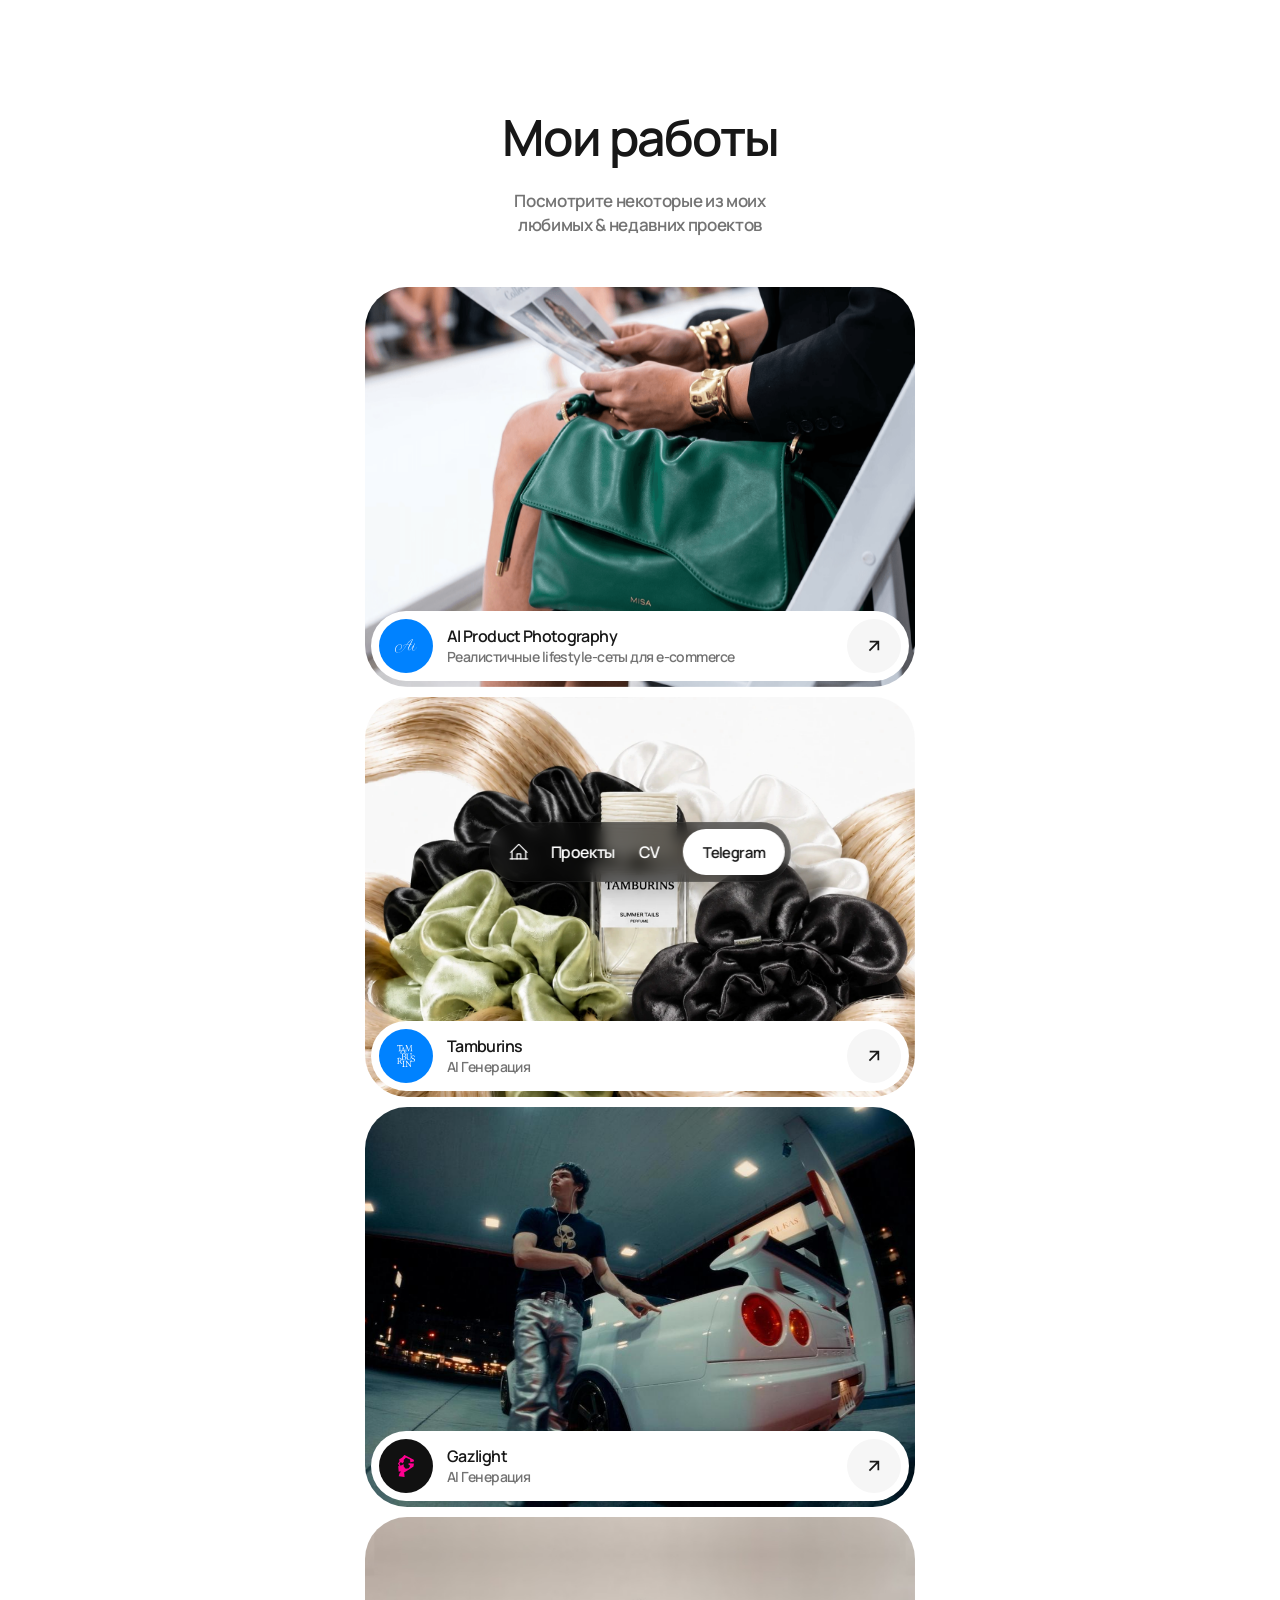
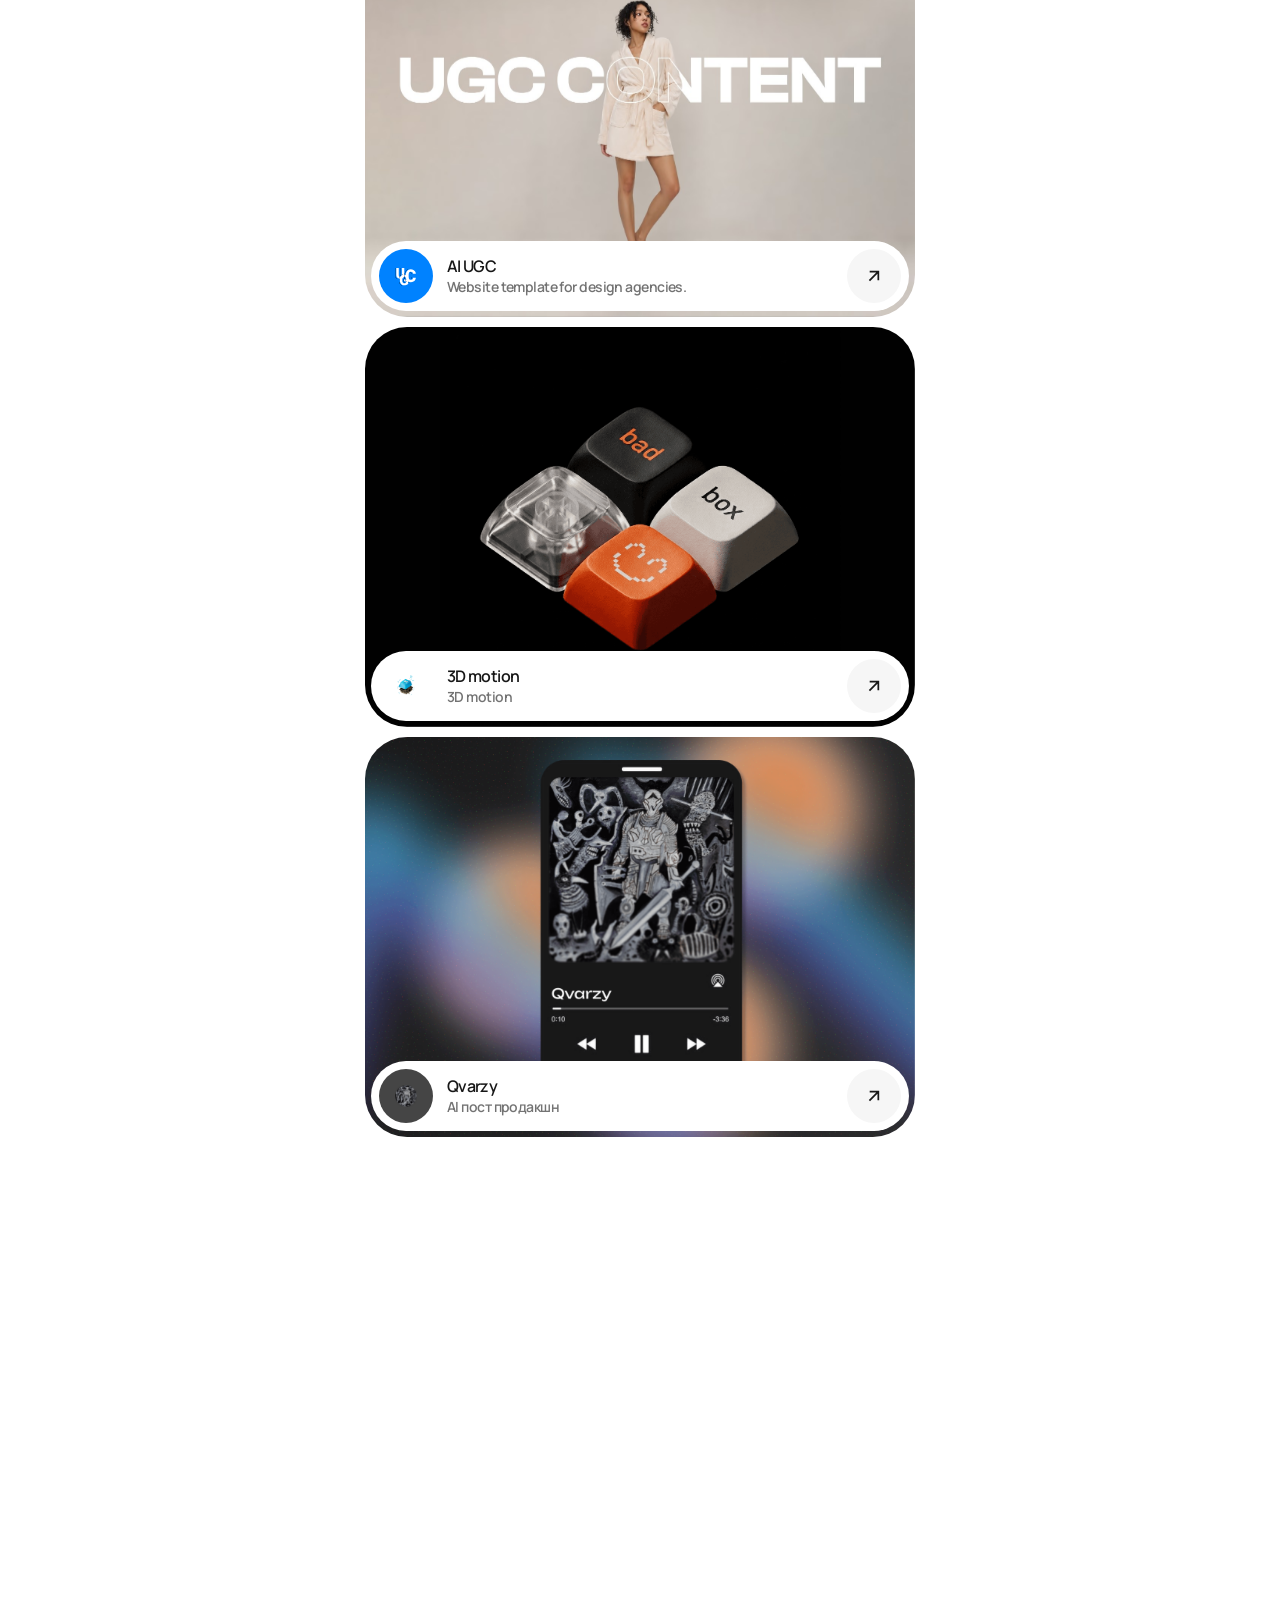
<file: projects/index.html>
<!DOCTYPE html>
<html lang="ru" data-redirect-timezone="1"><head><meta charset="utf-8">
	
	<meta name="viewport" content="width=device-width">
	
	<title>Проекты — badbox</title>
    <link rel="canonical" href="https://badbox.art/projects/"><meta property="og:url" content="https://badbox.art/projects/"><meta name="description" content="Портфолио">
    
    
    <link href="../assets/3d6a0a3b9c50b94c.svg" rel="icon" media="(prefers-color-scheme: light)">
    <link href="../assets/3d6a0a3b9c50b94c.svg" rel="icon" media="(prefers-color-scheme: dark)">
    <link rel="apple-touch-icon" href="../assets/d44ceb33032a2ff4.png">
    <!-- Open Graph -->
    <meta property="og:type" content="website">
    <meta property="og:title" content="badbox">
    <meta property="og:description" content="Портфолио">
    <meta property="og:image" content="https://badbox.art/assets/4b204fa4a8408625.png">
    <!-- X -->
    <meta name="twitter:card" content="summary_large_image">
    <meta name="twitter:title" content="badbox">
    <meta name="twitter:description" content="Портфолио">
    <meta name="twitter:image" content="https://badbox.art/assets/4b204fa4a8408625.png">
	
	
	
	
	<!-- Start of headStart -->
    
    <!-- End of headStart -->
	
	<style data-framer-font-css="">/* cyrillic-ext */
@font-face {
  font-family: 'Manrope';
  font-style: normal;
  font-weight: 600;
  font-display: swap;
  src: url("../assets/c7fd4d1809a93c6b.woff2") format('woff2');
  unicode-range: U+0460-052F, U+1C80-1C8A, U+20B4, U+2DE0-2DFF, U+A640-A69F, U+FE2E-FE2F;
}
/* cyrillic */
@font-face {
  font-family: 'Manrope';
  font-style: normal;
  font-weight: 600;
  font-display: swap;
  src: url("../assets/e3d16c8e3292f7d4.woff2") format('woff2');
  unicode-range: U+0301, U+0400-045F, U+0490-0491, U+04B0-04B1, U+2116;
}
/* greek */
@font-face {
  font-family: 'Manrope';
  font-style: normal;
  font-weight: 600;
  font-display: swap;
  src: url("../assets/1ceaa93be93a7d6b.woff2") format('woff2');
  unicode-range: U+0370-0377, U+037A-037F, U+0384-038A, U+038C, U+038E-03A1, U+03A3-03FF;
}
/* vietnamese */
@font-face {
  font-family: 'Manrope';
  font-style: normal;
  font-weight: 600;
  font-display: swap;
  src: url("../assets/5369d9e214bd3a93.woff2") format('woff2');
  unicode-range: U+0102-0103, U+0110-0111, U+0128-0129, U+0168-0169, U+01A0-01A1, U+01AF-01B0, U+0300-0301, U+0303-0304, U+0308-0309, U+0323, U+0329, U+1EA0-1EF9, U+20AB;
}
/* latin-ext */
@font-face {
  font-family: 'Manrope';
  font-style: normal;
  font-weight: 600;
  font-display: swap;
  src: url("../assets/22b20265c365558c.woff2") format('woff2');
  unicode-range: U+0100-02BA, U+02BD-02C5, U+02C7-02CC, U+02CE-02D7, U+02DD-02FF, U+0304, U+0308, U+0329, U+1D00-1DBF, U+1E00-1E9F, U+1EF2-1EFF, U+2020, U+20A0-20AB, U+20AD-20C0, U+2113, U+2C60-2C7F, U+A720-A7FF;
}
/* latin */
@font-face {
  font-family: 'Manrope';
  font-style: normal;
  font-weight: 600;
  font-display: swap;
  src: url("../assets/4003d8cee9e21e2f.woff2") format('woff2');
  unicode-range: U+0000-00FF, U+0131, U+0152-0153, U+02BB-02BC, U+02C6, U+02DA, U+02DC, U+0304, U+0308, U+0329, U+2000-206F, U+20AC, U+2122, U+2191, U+2193, U+2212, U+2215, U+FEFF, U+FFFD;
}
/* cyrillic-ext */
@font-face {
  font-family: 'Fragment Mono';
  font-style: normal;
  font-weight: 400;
  src: url("../assets/d0ce28144ab29287.woff2") format('woff2');
  unicode-range: U+0460-052F, U+1C80-1C8A, U+20B4, U+2DE0-2DFF, U+A640-A69F, U+FE2E-FE2F;
}
/* latin-ext */
@font-face {
  font-family: 'Fragment Mono';
  font-style: normal;
  font-weight: 400;
  src: url("../assets/e98db32b03ffb6a8.woff2") format('woff2');
  unicode-range: U+0100-02BA, U+02BD-02C5, U+02C7-02CC, U+02CE-02D7, U+02DD-02FF, U+0304, U+0308, U+0329, U+1D00-1DBF, U+1E00-1E9F, U+1EF2-1EFF, U+2020, U+20A0-20AB, U+20AD-20C0, U+2113, U+2C60-2C7F, U+A720-A7FF;
}
/* latin */
@font-face {
  font-family: 'Fragment Mono';
  font-style: normal;
  font-weight: 400;
  src: url("../assets/b134768b721cde19.woff2") format('woff2');
  unicode-range: U+0000-00FF, U+0131, U+0152-0153, U+02BB-02BC, U+02C6, U+02DA, U+02DC, U+0304, U+0308, U+0329, U+2000-206F, U+20AC, U+2122, U+2191, U+2193, U+2212, U+2215, U+FEFF, U+FFFD;
}

@font-face { font-family: "Inter"; src: url("../assets/ba02b29b109b0773.woff2"); font-display: swap; font-style: normal; font-weight: 400; unicode-range: U+0460-052F, U+1C80-1C88, U+20B4, U+2DE0-2DFF, U+A640-A69F, U+FE2E-FE2F }
@font-face { font-family: "Inter"; src: url("../assets/d342a0351181483e.woff2"); font-display: swap; font-style: normal; font-weight: 400; unicode-range: U+0301, U+0400-045F, U+0490-0491, U+04B0-04B1, U+2116 }
@font-face { font-family: "Inter"; src: url("../assets/29ec2a1bd449544c.woff2"); font-display: swap; font-style: normal; font-weight: 400; unicode-range: U+1F00-1FFF }
@font-face { font-family: "Inter"; src: url("../assets/2666a469c59bd1f6.woff2"); font-display: swap; font-style: normal; font-weight: 400; unicode-range: U+0370-03FF }
@font-face { font-family: "Inter"; src: url("../assets/ca74d6701961184b.woff2"); font-display: swap; font-style: normal; font-weight: 400; unicode-range: U+0100-024F, U+0259, U+1E00-1EFF, U+2020, U+20A0-20AB, U+20AD-20CF, U+2113, U+2C60-2C7F, U+A720-A7FF }
@font-face { font-family: "Inter"; src: url("../assets/5afd6099115c5013.woff2"); font-display: swap; font-style: normal; font-weight: 400; unicode-range: U+0000-00FF, U+0131, U+0152-0153, U+02BB-02BC, U+02C6, U+02DA, U+02DC, U+2000-206F, U+2070, U+2074-207E, U+2080-208E, U+20AC, U+2122, U+2191, U+2193, U+2212, U+2215, U+FEFF, U+FFFD }
@font-face { font-family: "Inter"; src: url("../assets/b055aed328b37954.woff2"); font-display: swap; font-style: normal; font-weight: 400; unicode-range: U+0102-0103, U+0110-0111, U+0128-0129, U+0168-0169, U+01A0-01A1, U+01AF-01B0, U+1EA0-1EF9, U+20AB }
@font-face { font-family: "Inter"; src: url("../assets/61418a355f788553.woff2"); font-display: swap; font-style: normal; font-weight: 400; unicode-range: U+0000-00FF, U+0131, U+0152-0153, U+02BB-02BC, U+02C6, U+02DA, U+02DC, U+2000-206F, U+2074, U+20AC, U+2122, U+2191, U+2193, U+2212, U+2215, U+FEFF, U+FFFD }
@font-face { font-family: "Inter"; src: url("../assets/3d473effb90fe382.woff2"); font-display: swap; font-style: italic; font-weight: 400; unicode-range: U+0460-052F, U+1C80-1C88, U+20B4, U+2DE0-2DFF, U+A640-A69F, U+FE2E-FE2F }
@font-face { font-family: "Inter"; src: url("../assets/79cc69148c964e21.woff2"); font-display: swap; font-style: italic; font-weight: 400; unicode-range: U+0301, U+0400-045F, U+0490-0491, U+04B0-04B1, U+2116 }
@font-face { font-family: "Inter"; src: url("../assets/39874444e1b09902.woff2"); font-display: swap; font-style: italic; font-weight: 400; unicode-range: U+1F00-1FFF }
@font-face { font-family: "Inter"; src: url("../assets/b8b4c65d650e8243.woff2"); font-display: swap; font-style: italic; font-weight: 400; unicode-range: U+0370-03FF }
@font-face { font-family: "Inter"; src: url("../assets/0cdb6a6ecb3a70ce.woff2"); font-display: swap; font-style: italic; font-weight: 400; unicode-range: U+0100-024F, U+0259, U+1E00-1EFF, U+2020, U+20A0-20AB, U+20AD-20CF, U+2113, U+2C60-2C7F, U+A720-A7FF }
@font-face { font-family: "Inter"; src: url("../assets/1ef5587c1bcb244c.woff2"); font-display: swap; font-style: italic; font-weight: 400; unicode-range: U+0000-00FF, U+0131, U+0152-0153, U+02BB-02BC, U+02C6, U+02DA, U+02DC, U+2000-206F, U+2070, U+2074-207E, U+2080-208E, U+20AC, U+2122, U+2191, U+2193, U+2212, U+2215, U+FEFF, U+FFFD }
@font-face { font-family: "Inter"; src: url("../assets/d84988c361aa82fa.woff2"); font-display: swap; font-style: italic; font-weight: 400; unicode-range: U+0102-0103, U+0110-0111, U+0128-0129, U+0168-0169, U+01A0-01A1, U+01AF-01B0, U+1EA0-1EF9, U+20AB }
@font-face { font-family: "Inter"; src: url("../assets/48d547890ca14616.woff2"); font-display: swap; font-style: normal; font-weight: 700; unicode-range: U+0460-052F, U+1C80-1C88, U+20B4, U+2DE0-2DFF, U+A640-A69F, U+FE2E-FE2F }
@font-face { font-family: "Inter"; src: url("../assets/b7bcaf4d3812f980.woff2"); font-display: swap; font-style: normal; font-weight: 700; unicode-range: U+0301, U+0400-045F, U+0490-0491, U+04B0-04B1, U+2116 }
@font-face { font-family: "Inter"; src: url("../assets/f5679bd140c345da.woff2"); font-display: swap; font-style: normal; font-weight: 700; unicode-range: U+1F00-1FFF }
@font-face { font-family: "Inter"; src: url("../assets/4c7778edc8ca1cb1.woff2"); font-display: swap; font-style: normal; font-weight: 700; unicode-range: U+0370-03FF }
@font-face { font-family: "Inter"; src: url("../assets/388a7c4ebd43469a.woff2"); font-display: swap; font-style: normal; font-weight: 700; unicode-range: U+0100-024F, U+0259, U+1E00-1EFF, U+2020, U+20A0-20AB, U+20AD-20CF, U+2113, U+2C60-2C7F, U+A720-A7FF }
@font-face { font-family: "Inter"; src: url("../assets/cd48ba5f964ee1a0.woff2"); font-display: swap; font-style: normal; font-weight: 700; unicode-range: U+0000-00FF, U+0131, U+0152-0153, U+02BB-02BC, U+02C6, U+02DA, U+02DC, U+2000-206F, U+2070, U+2074-207E, U+2080-208E, U+20AC, U+2122, U+2191, U+2193, U+2212, U+2215, U+FEFF, U+FFFD }
@font-face { font-family: "Inter"; src: url("../assets/c0215d82c6dd9ed2.woff2"); font-display: swap; font-style: normal; font-weight: 700; unicode-range: U+0102-0103, U+0110-0111, U+0128-0129, U+0168-0169, U+01A0-01A1, U+01AF-01B0, U+1EA0-1EF9, U+20AB }
@font-face { font-family: "Inter"; src: url("../assets/1f1f2cc180697dbd.woff2"); font-display: swap; font-style: italic; font-weight: 700; unicode-range: U+0460-052F, U+1C80-1C88, U+20B4, U+2DE0-2DFF, U+A640-A69F, U+FE2E-FE2F }
@font-face { font-family: "Inter"; src: url("../assets/1f3e1827f7fa5bac.woff2"); font-display: swap; font-style: italic; font-weight: 700; unicode-range: U+0301, U+0400-045F, U+0490-0491, U+04B0-04B1, U+2116 }
@font-face { font-family: "Inter"; src: url("../assets/2ca7f64738741418.woff2"); font-display: swap; font-style: italic; font-weight: 700; unicode-range: U+1F00-1FFF }
@font-face { font-family: "Inter"; src: url("../assets/0c089940c6ec5a6c.woff2"); font-display: swap; font-style: italic; font-weight: 700; unicode-range: U+0370-03FF }
@font-face { font-family: "Inter"; src: url("../assets/dfa7f96c71c1563d.woff2"); font-display: swap; font-style: italic; font-weight: 700; unicode-range: U+0100-024F, U+0259, U+1E00-1EFF, U+2020, U+20A0-20AB, U+20AD-20CF, U+2113, U+2C60-2C7F, U+A720-A7FF }
@font-face { font-family: "Inter"; src: url("../assets/b59b5fa8f1d5e251.woff2"); font-display: swap; font-style: italic; font-weight: 700; unicode-range: U+0000-00FF, U+0131, U+0152-0153, U+02BB-02BC, U+02C6, U+02DA, U+02DC, U+2000-206F, U+2070, U+2074-207E, U+2080-208E, U+20AC, U+2122, U+2191, U+2193, U+2212, U+2215, U+FEFF, U+FFFD }
@font-face { font-family: "Inter"; src: url("../assets/e340c6acada33bd1.woff2"); font-display: swap; font-style: italic; font-weight: 700; unicode-range: U+0102-0103, U+0110-0111, U+0128-0129, U+0168-0169, U+01A0-01A1, U+01AF-01B0, U+1EA0-1EF9, U+20AB }
@font-face { font-family: "Manrope"; src: url("../assets/b00e3a79b8e3e734.woff2"); font-display: swap; font-style: normal; font-weight: 700 }
@font-face { font-family: "Manrope Placeholder"; src: local("Arial"); ascent-override: 102.74%; descent-override: 28.91%; line-gap-override: 0.00%; size-adjust: 103.76% }
@font-face { font-family: "Inter Placeholder"; src: local("Arial"); ascent-override: 89.79%; descent-override: 22.36%; line-gap-override: 0.00%; size-adjust: 107.89% }</style>
	
	
	<meta name="robots" content="max-image-preview:large"><style data-framer-css-ssr-minified="" data-framer-components="framer-lib-cursors-host framer-jVo48 PropertyOverrides framer-qORA3 framer-OJB6P framer-lib-combinedCSSRules framer-X8zjM framer-pCf0Q framer-bD61U framer-SRG69 framer-hKHjl framer-LFN0D framer-PbmDO framer-tURyN framer-PpfdX framer-GTFAm framer-I69i9 framer-lSUAP framer-ohg0r framer-3cZA4 framer-8yz70 framer-L1v8w framer-b246R framer-EBonR framer-e2bMi framer-4k4vL framer-me2iA framer-LXbWX framer-lib-form-plain-text-input framer-vWtJe framer-Cd0a8 framer-LKsRy framer-RZTXj framer-UKeij">html,body,#main{box-sizing:border-box;margin:0;padding:0}:root{-webkit-font-smoothing:antialiased;-moz-osx-font-smoothing:grayscale}*{box-sizing:border-box;-webkit-font-smoothing:inherit}h1,h2,h3,h4,h5,h6,p,figure{margin:0}body,input,textarea,select,button{font-family:sans-serif;font-size:12px}body{--token-40ce9490-fd39-410b-ac94-e510e1ad0c12:#fff;--token-dabf75b6-d636-4775-a1b9-f983143bce1c:#0082FF;--token-52aefa32-77ec-4839-a61f-af30919fc997:#0082FF;--token-743329cd-86bc-44bd-b549-0685bbd4b126:#171717;--token-0123e7d6-2f68-45c5-a99e-1cde484b2234:#f6f6f6;--token-8548e355-ddb7-4ee9-9e83-12626e62cd19:#fff;--token-f4d62661-1ad3-4941-8028-34f486312ad1:#050505;--token-d26d0a6a-bee9-45a2-90b0-4331e05dae91:#0b0b0b99;--token-06893589-c0f0-46a9-a272-d1bb23e77a6a:#c7ff97;--framer-will-change-override:none}@supports (background:-webkit-named-image(i)) and (not (grid-template-rows:subgrid)){body{--framer-will-change-override:transform}}@supports (background:-webkit-named-image(i)) and (not (position-area:top right)){body{--framer-will-change-filter-override:filter}}[data-framer-component-type=Text] div div span,[data-framer-component-type=Text] a div span,[data-framer-component-type=Text] span span span,[data-framer-component-type=Text] p span span,[data-framer-component-type=Text] h1 span span,[data-framer-component-type=Text] h2 span span,[data-framer-component-type=Text] h3 span span,[data-framer-component-type=Text] h4 span span,[data-framer-component-type=Text] h5 span span,[data-framer-component-type=Text] h6 span span,[data-framer-component-type=Text] a{font-family:var(--font-family);font-style:var(--font-style);font-weight:min(calc(var(--framer-font-weight-increase,0) + var(--font-weight,400)), 900);color:var(--text-color);letter-spacing:var(--letter-spacing);font-size:var(--font-size);text-transform:var(--text-transform);--text-decoration:var(--framer-text-decoration-style,solid) var(--framer-text-decoration,none) var(--framer-text-decoration-color,currentcolor) var(--framer-text-decoration-thickness,auto);--text-decoration-skip-ink:var(--framer-text-decoration-skip-ink);--text-underline-offset:var(--framer-text-decoration-offset);line-height:var(--line-height);--font-family:var(--framer-font-family);--font-style:var(--framer-font-style);--font-weight:var(--framer-font-weight);--text-color:var(--framer-text-color);--letter-spacing:var(--framer-letter-spacing);--font-size:var(--framer-font-size);--text-transform:var(--framer-text-transform);--line-height:var(--framer-line-height)}@supports not (color:color(display-p3 1 1 1)){p.framer-text,div.framer-text,h1.framer-text,h2.framer-text,h3.framer-text,h4.framer-text,h5.framer-text,h6.framer-text,li.framer-text,ol.framer-text,ul.framer-text,span.framer-text:not([data-text-fill]){color:var(--framer-blockquote-text-color-rgb,var(--framer-blockquote-text-color,var(--framer-text-color-rgb,var(--framer-text-color,#000))));-webkit-text-stroke-color:var(--framer-text-stroke-color-rgb,var(--framer-text-stroke-color,initial))}mark.framer-text{background-color:var(--framer-blockquote-text-background-color-rgb,var(--framer-blockquote-text-background-color,var(--framer-text-background-color-rgb,var(--framer-text-background-color,initial))))}}@supports not (color:color(display-p3 1 1 1)){code.framer-text,code.framer-text span.framer-text:not([data-text-fill]){color:var(--framer-blockquote-text-color-rgb,var(--framer-blockquote-text-color,var(--framer-code-text-color-rgb,var(--framer-code-text-color,var(--framer-text-color-rgb,var(--framer-text-color,#000))))))}}@supports not (color:color(display-p3 1 1 1)){a.framer-text,span.framer-text[data-nested-link]{color:var(--framer-link-text-color-rgb,var(--framer-link-text-color,var(--framer-blockquote-text-color-rgb,var(--framer-blockquote-text-color,var(--framer-text-color-rgb,var(--framer-text-color,#000))))));background-color:var(--framer-link-text-background-color-rgb,var(--framer-link-text-background-color,initial));-webkit-text-decoration-color:var(--framer-link-text-decoration-color-rgb,var(--framer-link-text-decoration-color,var(--framer-text-decoration-color-rgb,var(--framer-text-decoration-color,currentcolor))));text-decoration-color:var(--framer-link-text-decoration-color-rgb,var(--framer-link-text-decoration-color,var(--framer-text-decoration-color-rgb,var(--framer-text-decoration-color,currentcolor))))}}@supports not (color:color(display-p3 1 1 1)){code.framer-text a.framer-text,code.framer-text a.framer-text span.framer-text:not([data-text-fill]),code.framer-text span.framer-text[data-nested-link],code.framer-text span.framer-text[data-nested-link] span.framer-text:not([data-text-fill]){color:var(--framer-link-text-color-rgb,var(--framer-link-text-color,var(--framer-blockquote-text-color-rgb,var(--framer-blockquote-text-color,var(--framer-code-text-color-rgb,var(--framer-code-text-color,var(--framer-text-color-rgb,var(--framer-text-color,#000))))))))}}@supports not (color:color(display-p3 1 1 1)){a.framer-text:hover,span.framer-text[data-nested-link]:hover{color:var(--framer-link-hover-text-color-rgb,var(--framer-link-hover-text-color,var(--framer-link-text-color-rgb,var(--framer-link-text-color,var(--framer-blockquote-text-color-rgb,var(--framer-blockquote-text-color,var(--framer-text-color-rgb,var(--framer-text-color,#000))))))));background-color:var(--framer-link-hover-text-background-color-rgb,var(--framer-link-hover-text-background-color,var(--framer-link-text-background-color-rgb,var(--framer-link-text-background-color,var(--framer-text-background-color-rgb,var(--framer-text-background-color,initial))))));-webkit-text-decoration-color:var(--framer-link-hover-text-decoration-color-rgb,var(--framer-link-hover-text-decoration-color,var(--framer-link-text-decoration-color-rgb,var(--framer-link-text-decoration-color,var(--framer-text-decoration-color-rgb,var(--framer-text-decoration-color,currentcolor))))));text-decoration-color:var(--framer-link-hover-text-decoration-color-rgb,var(--framer-link-hover-text-decoration-color,var(--framer-link-text-decoration-color-rgb,var(--framer-link-text-decoration-color,var(--framer-text-decoration-color-rgb,var(--framer-text-decoration-color,currentcolor))))))}}@supports not (color:color(display-p3 1 1 1)){code.framer-text a.framer-text:hover,code.framer-text span.framer-text[data-nested-link]:hover{color:var(--framer-link-hover-text-color-rgb,var(--framer-link-hover-text-color,var(--framer-link-text-color-rgb,var(--framer-link-text-color,var(--framer-blockquote-text-color-rgb,var(--framer-blockquote-text-color,var(--framer-code-text-color-rgb,var(--framer-code-text-color,var(--framer-text-color-rgb,var(--framer-text-color,#000))))))))))}}@supports not (color:color(display-p3 1 1 1)){a.framer-text[data-framer-page-link-current],span.framer-text[data-framer-page-link-current]{color:var(--framer-link-current-text-color-rgb,var(--framer-link-current-text-color,var(--framer-link-text-color-rgb,var(--framer-link-text-color,var(--framer-text-color-rgb,var(--framer-text-color,#000))))));background-color:var(--framer-link-current-text-background-color-rgb,var(--framer-link-current-text-background-color,var(--framer-link-text-background-color-rgb,var(--framer-link-text-background-color,var(--framer-text-background-color-rgb,var(--framer-text-background-color,initial))))));-webkit-text-decoration-color:var(--framer-link-current-text-decoration-color-rgb,var(--framer-link-current-text-decoration-color,var(--framer-link-text-decoration-color-rgb,var(--framer-link-text-decoration-color,var(--framer-text-decoration-color-rgb,var(--framer-text-decoration-color,currentcolor))))));text-decoration-color:var(--framer-link-current-text-decoration-color-rgb,var(--framer-link-current-text-decoration-color,var(--framer-link-text-decoration-color-rgb,var(--framer-link-text-decoration-color,var(--framer-text-decoration-color-rgb,var(--framer-text-decoration-color,currentcolor))))))}}@supports not (color:color(display-p3 1 1 1)){code.framer-text a.framer-text[data-framer-page-link-current],code.framer-text a.framer-text[data-framer-page-link-current] span.framer-text:not([data-text-fill]),code.framer-text span.framer-text[data-framer-page-link-current],code.framer-text span.framer-text[data-framer-page-link-current] span.framer-text:not([data-text-fill]){color:var(--framer-link-current-text-color-rgb,var(--framer-link-current-text-color,var(--framer-link-text-color-rgb,var(--framer-link-text-color,var(--framer-code-text-color-rgb,var(--framer-code-text-color,var(--framer-text-color-rgb,var(--framer-text-color,#000))))))));background-color:var(--framer-link-current-text-background-color-rgb,var(--framer-link-current-text-background-color,var(--framer-link-text-background-color-rgb,var(--framer-link-text-background-color,var(--framer-text-background-color-rgb,var(--framer-text-background-color,initial))))))}}@supports not (color:color(display-p3 1 1 1)){a.framer-text[data-framer-page-link-current]:hover,span.framer-text[data-framer-page-link-current]:hover{color:var(--framer-link-hover-text-color-rgb,var(--framer-link-hover-text-color,var(--framer-link-current-text-color-rgb,var(--framer-link-current-text-color,var(--framer-link-text-color-rgb,var(--framer-link-text-color,var(--framer-code-text-color-rgb,var(--framer-code-text-color,var(--framer-text-color-rgb,var(--framer-text-color,#000))))))))));background-color:var(--framer-link-hover-text-background-color-rgb,var(--framer-link-hover-text-background-color,var(--framer-link-current-text-background-color-rgb,var(--framer-link-current-text-background-color,var(--framer-link-text-background-color-rgb,var(--framer-link-text-background-color,initial))))));-webkit-text-decoration-color:var(--framer-link-hover-text-decoration-color-rgb,var(--framer-link-hover-text-decoration-color,var(--framer-link-current-text-decoration-color-rgb,var(--framer-link-current-text-decoration-color,var(--framer-link-text-decoration-color-rgb,var(--framer-link-text-decoration-color,var(--framer-text-decoration-color-rgb,var(--framer-text-decoration-color,currentcolor))))))));text-decoration-color:var(--framer-link-hover-text-decoration-color-rgb,var(--framer-link-hover-text-decoration-color,var(--framer-link-current-text-decoration-color-rgb,var(--framer-link-current-text-decoration-color,var(--framer-link-text-decoration-color-rgb,var(--framer-link-text-decoration-color,var(--framer-text-decoration-color-rgb,var(--framer-text-decoration-color,currentcolor))))))))}}@supports not (color:color(display-p3 1 1 1)){code.framer-text a.framer-text[data-framer-page-link-current]:hover,code.framer-text a.framer-text[data-framer-page-link-current]:hover span.framer-text:not([data-text-fill]),code.framer-text span.framer-text[data-framer-page-link-current]:hover,code.framer-text span.framer-text[data-framer-page-link-current]:hover span.framer-text:not([data-text-fill]){color:var(--framer-link-hover-text-color-rgb,var(--framer-link-hover-text-color,var(--framer-link-current-text-color-rgb,var(--framer-link-current-text-color,var(--framer-link-text-color-rgb,var(--framer-link-text-color,var(--framer-code-text-color-rgb,var(--framer-code-text-color,var(--framer-text-color-rgb,var(--framer-text-color,#000))))))))));background-color:var(--framer-link-hover-text-background-color-rgb,var(--framer-link-hover-text-background-color,var(--framer-link-current-text-background-color-rgb,var(--framer-link-current-text-background-color,var(--framer-link-text-background-color-rgb,var(--framer-link-text-background-color,initial))))))}}[data-framer-component-type=Stack]:not([data-framer-generated])>*,[data-framer-component-type=Stack]:not([data-framer-generated])>[data-framer-component-type],NavigationContainer [data-framer-component-type=NavigationContainer]>*,[data-framer-component-type=NavigationContainer]>[data-framer-component-type]{position:relative}@supports not (overflow:clip){:root{--overflow-clip-fallback:hidden}}@supports (background:-webkit-named-image(i)) and (not (contain-intrinsic-size:inherit)){div.framer-text,p.framer-text,h1.framer-text,h2.framer-text,h3.framer-text,h4.framer-text,h5.framer-text,h6.framer-text,ol.framer-text,ul.framer-text,li.framer-text,blockquote.framer-text,.framer-text.framer-image{display:var(--text-truncation-display-inline-for-safari-16,revert)}div.framer-text:after,p.framer-text:after,h1.framer-text:after,h2.framer-text:after,h3.framer-text:after,h4.framer-text:after,h5.framer-text:after,h6.framer-text:after,ol.framer-text:after,ul.framer-text:after,li.framer-text:after,blockquote.framer-text:after,.framer-text.framer-image:after{content:var(--text-truncation-line-break-for-safari-16);white-space:pre}.framer-text.framer-text-module,.framer-text.framer-table-wrapper{display:var(--text-truncation-display-none-for-safari-16,revert)}p.framer-text[data-text-fill]{display:var(--text-truncation-display-inline-for-safari-16,inline-block)}}@supports (corner-shape:superellipse(2)){:root{--one-if-corner-shape-supported:1}}.framer-cursor-none,.framer-cursor-none *{cursor:none!important}.framer-pointer-events-none,.framer-pointer-events-none *{pointer-events:none!important}.framer-jVo48.framer-rdeizm,.framer-jVo48 .framer-rdeizm{display:block}.framer-jVo48.framer-1595k7h{background-color:var(--token-40ce9490-fd39-410b-ac94-e510e1ad0c12,#fff);flex-flow:column;place-content:center flex-start;align-items:center;gap:0;width:100%;height:min-content;padding:0;display:flex;position:relative;overflow:hidden}.framer-jVo48 .framer-1bb5qds-container{bottom:calc(calc(100% - min(var(--framer-viewport-height,100%), 100%)) + 18px);height:auto;position:var(--framer-canvas-fixed-position,fixed);z-index:9;flex:none;order:-1000;width:auto;left:50%;transform:translate(-50%)}.framer-jVo48 .framer-r8c4fi{margin:0;background:0 0;flex-grow:1;width:0;height:0;margin-bottom:0;position:relative}.framer-jVo48 .framer-o5ty8u-container{flex:none;order:1002;width:100%;height:auto;position:relative}[data-layout-template=true]>#overlay{margin-bottom:0}@media (max-width:609.98px){.framer-jVo48 .framer-1bb5qds-container{bottom:calc(calc(100% - min(var(--framer-viewport-height,100%), 100%)) + 13px)}}.ssr-variant{display:contents}.framer-qORA3.framer-icpp9q,.framer-qORA3 .framer-icpp9q{display:block}.framer-qORA3.framer-90s5sz{flex-flow:column;place-content:flex-start center;align-items:flex-start;gap:10px;width:min-content;height:60px;padding:0 6px 0 13px;display:flex;position:relative;overflow:visible}.framer-qORA3 .framer-1ke43e7{flex-flow:row;flex:none;place-content:center flex-start;align-items:center;gap:15px;width:min-content;height:min-content;padding:0;display:flex;position:relative;overflow:visible}.framer-qORA3 .framer-7ygwa6{will-change:var(--framer-will-change-effect-override,transform);flex-flow:row;flex:none;place-content:center;align-items:center;gap:10px;width:34px;height:34px;padding:0;text-decoration:none;display:flex;position:relative;overflow:visible}.framer-qORA3 .framer-1ff30wl{flex:none;width:20px;height:auto;position:relative}.framer-qORA3 .framer-1a6cu04{flex-flow:row;flex:none;place-content:center;align-items:center;gap:24px;width:min-content;height:min-content;padding:0;display:flex;position:relative;overflow:visible}.framer-qORA3 .framer-1gpwifh,.framer-qORA3 .framer-8kzfzb{white-space:pre;flex:none;width:auto;height:auto;position:relative}.framer-qORA3 .framer-1h5ivqb-container{flex:none;width:auto;height:46px;position:relative}@media (max-width:609px) and (min-width:0){.framer-S2Kkv .framer-styles-preset-nkjnht:not(.rich-text-wrapper),.framer-S2Kkv .framer-styles-preset-nkjnht.rich-text-wrapper p{--framer-font-family:"Manrope", "Manrope Placeholder", sans-serif;--framer-font-family-bold:"Manrope", "Manrope Placeholder", sans-serif;--framer-font-open-type-features:normal;--framer-font-size:14px;--framer-font-style:normal;--framer-font-style-bold:normal;--framer-font-variation-axes:normal;--framer-font-weight:600;--framer-font-weight-bold:700;--framer-letter-spacing:-.04em;--framer-line-height:130%;--framer-paragraph-spacing:20px;--framer-text-alignment:start;--framer-text-color:#171717;--framer-text-decoration:none;--framer-text-stroke-color:initial;--framer-text-stroke-width:initial;--framer-text-transform:none}}.framer-lfjCt .framer-styles-preset-2cahi:not(.rich-text-wrapper),.framer-lfjCt .framer-styles-preset-2cahi.rich-text-wrapper a{--framer-link-current-text-color:var(--token-40ce9490-fd39-410b-ac94-e510e1ad0c12,#fff);--framer-link-current-text-decoration:none;--framer-link-hover-text-color:#fff9;--framer-link-hover-text-decoration:none;--framer-link-text-color:var(--token-40ce9490-fd39-410b-ac94-e510e1ad0c12,#fff);--framer-link-text-decoration:none;transition:color .2s cubic-bezier(.44,0,.56,1)}.framer-qORA3[data-border=true]:after,.framer-qORA3 [data-border=true]:after{content:"";border-width:var(--border-top-width,0) var(--border-right-width,0) var(--border-bottom-width,0) var(--border-left-width,0);border-color:var(--border-color,none);border-style:var(--border-style,none);box-sizing:border-box;border-radius:inherit;corner-shape:inherit;pointer-events:none;width:100%;height:100%;position:absolute;top:0;left:0}.framer-OJB6P{-webkit-mask:var(--framer-icon-mask);aspect-ratio:1;-webkit-mask:var(--framer-icon-mask);mask:var(--framer-icon-mask);width:24px;display:block}body{--framer-will-change-override:none}@supports (background:-webkit-named-image(i)) and (not (grid-template-rows:subgrid)){body{--framer-will-change-override:transform}}body{--framer-will-change-filter-override:none}@supports (background:-webkit-named-image(i)) and (not (position-area:top right)){body{--framer-will-change-filter-override:filter}}[data-framer-component-type]{position:absolute}[data-framer-component-type=Text]{cursor:inherit}[data-framer-component-text-autosized] *{white-space:pre}[data-framer-component-type=Text]>*{text-align:var(--framer-text-alignment,start)}[data-framer-component-type=Text] span span,[data-framer-component-type=Text] p span,[data-framer-component-type=Text] h1 span,[data-framer-component-type=Text] h2 span,[data-framer-component-type=Text] h3 span,[data-framer-component-type=Text] h4 span,[data-framer-component-type=Text] h5 span,[data-framer-component-type=Text] h6 span{display:block}[data-framer-component-type=Text] span span span,[data-framer-component-type=Text] p span span,[data-framer-component-type=Text] h1 span span,[data-framer-component-type=Text] h2 span span,[data-framer-component-type=Text] h3 span span,[data-framer-component-type=Text] h4 span span,[data-framer-component-type=Text] h5 span span,[data-framer-component-type=Text] h6 span span{display:unset}[data-framer-component-type=Text] div div span,[data-framer-component-type=Text] a div span,[data-framer-component-type=Text] span span span,[data-framer-component-type=Text] p span span,[data-framer-component-type=Text] h1 span span,[data-framer-component-type=Text] h2 span span,[data-framer-component-type=Text] h3 span span,[data-framer-component-type=Text] h4 span span,[data-framer-component-type=Text] h5 span span,[data-framer-component-type=Text] h6 span span,[data-framer-component-type=Text] a{font-family:var(--font-family);font-style:var(--font-style);font-weight:min(calc(var(--framer-font-weight-increase,0) + var(--font-weight,400)), 900);color:var(--text-color);letter-spacing:var(--letter-spacing);font-size:var(--font-size);text-transform:var(--text-transform);--text-decoration:var(--framer-text-decoration-style,solid) var(--framer-text-decoration,none) var(--framer-text-decoration-color,currentcolor) var(--framer-text-decoration-thickness,auto);--text-decoration-skip-ink:var(--framer-text-decoration-skip-ink);--text-underline-offset:var(--framer-text-decoration-offset);line-height:var(--line-height);--font-family:var(--framer-font-family);--font-style:var(--framer-font-style);--font-weight:var(--framer-font-weight);--text-color:var(--framer-text-color);--letter-spacing:var(--framer-letter-spacing);--font-size:var(--framer-font-size);--text-transform:var(--framer-text-transform);--line-height:var(--framer-line-height)}[data-framer-component-type=Text] a,[data-framer-component-type=Text] a div span,[data-framer-component-type=Text] a span span span,[data-framer-component-type=Text] a p span span,[data-framer-component-type=Text] a h1 span span,[data-framer-component-type=Text] a h2 span span,[data-framer-component-type=Text] a h3 span span,[data-framer-component-type=Text] a h4 span span,[data-framer-component-type=Text] a h5 span span,[data-framer-component-type=Text] a h6 span span{--font-family:var(--framer-link-font-family,var(--framer-font-family));--font-style:var(--framer-link-font-style,var(--framer-font-style));--font-weight:var(--framer-link-font-weight,var(--framer-font-weight));--text-color:var(--framer-link-text-color,var(--framer-text-color));--font-size:var(--framer-link-font-size,var(--framer-font-size));--text-transform:var(--framer-link-text-transform,var(--framer-text-transform));--text-decoration:var(--framer-link-text-decoration-style,var(--framer-text-decoration-style,solid)) var(--framer-link-text-decoration,var(--framer-text-decoration,none)) var(--framer-link-text-decoration-color,var(--framer-text-decoration-color,currentcolor)) var(--framer-link-text-decoration-thickness,var(--framer-text-decoration-thickness,auto));--text-decoration-skip-ink:var(--framer-link-text-decoration-skip-ink,var(--framer-text-decoration-skip-ink));--text-underline-offset:var(--framer-link-text-decoration-offset,var(--framer-text-decoration-offset))}[data-framer-component-type=Text] a:hover,[data-framer-component-type=Text] a div span:hover,[data-framer-component-type=Text] a span span span:hover,[data-framer-component-type=Text] a p span span:hover,[data-framer-component-type=Text] a h1 span span:hover,[data-framer-component-type=Text] a h2 span span:hover,[data-framer-component-type=Text] a h3 span span:hover,[data-framer-component-type=Text] a h4 span span:hover,[data-framer-component-type=Text] a h5 span span:hover,[data-framer-component-type=Text] a h6 span span:hover{--font-family:var(--framer-link-hover-font-family,var(--framer-link-font-family,var(--framer-font-family)));--font-style:var(--framer-link-hover-font-style,var(--framer-link-font-style,var(--framer-font-style)));--font-weight:var(--framer-link-hover-font-weight,var(--framer-link-font-weight,var(--framer-font-weight)));--text-color:var(--framer-link-hover-text-color,var(--framer-link-text-color,var(--framer-text-color)));--font-size:var(--framer-link-hover-font-size,var(--framer-link-font-size,var(--framer-font-size)));--text-transform:var(--framer-link-hover-text-transform,var(--framer-link-text-transform,var(--framer-text-transform)));--text-decoration:var(--framer-link-hover-text-decoration-style,var(--framer-link-text-decoration-style,var(--framer-text-decoration-style,solid))) var(--framer-link-hover-text-decoration,var(--framer-link-text-decoration,var(--framer-text-decoration,none))) var(--framer-link-hover-text-decoration-color,var(--framer-link-text-decoration-color,var(--framer-text-decoration-color,currentcolor))) var(--framer-link-hover-text-decoration-thickness,var(--framer-link-text-decoration-thickness,var(--framer-text-decoration-thickness,auto)));--text-decoration-skip-ink:var(--framer-link-hover-text-decoration-skip-ink,var(--framer-link-text-decoration-skip-ink,var(--framer-text-decoration-skip-ink)));--text-underline-offset:var(--framer-link-hover-text-decoration-offset,var(--framer-link-text-decoration-offset,var(--framer-text-decoration-offset)))}[data-framer-component-type=Text].isCurrent a,[data-framer-component-type=Text].isCurrent a div span,[data-framer-component-type=Text].isCurrent a span span span,[data-framer-component-type=Text].isCurrent a p span span,[data-framer-component-type=Text].isCurrent a h1 span span,[data-framer-component-type=Text].isCurrent a h2 span span,[data-framer-component-type=Text].isCurrent a h3 span span,[data-framer-component-type=Text].isCurrent a h4 span span,[data-framer-component-type=Text].isCurrent a h5 span span,[data-framer-component-type=Text].isCurrent a h6 span span{--font-family:var(--framer-link-current-font-family,var(--framer-link-font-family,var(--framer-font-family)));--font-style:var(--framer-link-current-font-style,var(--framer-link-font-style,var(--framer-font-style)));--font-weight:var(--framer-link-current-font-weight,var(--framer-link-font-weight,var(--framer-font-weight)));--text-color:var(--framer-link-current-text-color,var(--framer-link-text-color,var(--framer-text-color)));--font-size:var(--framer-link-current-font-size,var(--framer-link-font-size,var(--framer-font-size)));--text-transform:var(--framer-link-current-text-transform,var(--framer-link-text-transform,var(--framer-text-transform)));--text-decoration:var(--framer-link-current-text-decoration-style,var(--framer-link-text-decoration-style,var(--framer-text-decoration-style,solid))) var(--framer-link-current-text-decoration,var(--framer-link-text-decoration,var(--framer-text-decoration,none))) var(--framer-link-current-text-decoration-color,var(--framer-link-text-decoration-color,var(--framer-text-decoration-color,currentcolor))) var(--framer-link-current-text-decoration-thickness,var(--framer-link-text-decoration-thickness,var(--framer-text-decoration-thickness,auto)));--text-decoration-skip-ink:var(--framer-link-current-text-decoration-skip-ink,var(--framer-link-text-decoration-skip-ink,var(--framer-text-decoration-skip-ink)));--text-underline-offset:var(--framer-link-current-text-decoration-offset,var(--framer-link-text-decoration-offset,var(--framer-text-decoration-offset)))}[data-framer-component-type=RichTextContainer]{outline:none;flex-direction:column;flex-shrink:0;justify-content:flex-start;display:flex}p.framer-text,div.framer-text,figure.framer-text,h1.framer-text,h2.framer-text,h3.framer-text,h4.framer-text,h5.framer-text,h6.framer-text,ol.framer-text,ul.framer-text{margin:0;padding:0}p.framer-text,div.framer-text,h1.framer-text,h2.framer-text,h3.framer-text,h4.framer-text,h5.framer-text,h6.framer-text,li.framer-text,ol.framer-text,ul.framer-text,mark.framer-text,span.framer-text:not([data-text-fill]){font-family:var(--framer-font-family-preview,var(--framer-blockquote-font-family,var(--framer-font-family,Inter, Inter Placeholder, sans-serif)));font-style:var(--framer-font-style-preview,var(--framer-blockquote-font-style,var(--framer-font-style,normal)));font-weight:var(--framer-font-weight-preview,var(--framer-blockquote-font-weight,var(--framer-font-weight,400)));color:var(--framer-blockquote-text-color,var(--framer-text-color,#000));font-size:calc(var(--framer-blockquote-font-size,var(--framer-font-size,16px)) * var(--framer-font-size-scale,1));letter-spacing:var(--framer-blockquote-letter-spacing,var(--framer-letter-spacing,0));text-transform:var(--framer-blockquote-text-transform,var(--framer-text-transform,none));-webkit-text-decoration-line:var(--framer-blockquote-text-decoration,var(--framer-text-decoration,initial));text-decoration-line:var(--framer-blockquote-text-decoration,var(--framer-text-decoration,initial));-webkit-text-decoration-style:var(--framer-blockquote-text-decoration-style,var(--framer-text-decoration-style,initial));text-decoration-style:var(--framer-blockquote-text-decoration-style,var(--framer-text-decoration-style,initial));-webkit-text-decoration-color:var(--framer-blockquote-text-decoration-color,var(--framer-text-decoration-color,initial));text-decoration-color:var(--framer-blockquote-text-decoration-color,var(--framer-text-decoration-color,initial));text-decoration-thickness:var(--framer-blockquote-text-decoration-thickness,var(--framer-text-decoration-thickness,initial));text-decoration-skip-ink:var(--framer-blockquote-text-decoration-skip-ink,var(--framer-text-decoration-skip-ink,initial));text-underline-offset:var(--framer-blockquote-text-decoration-offset,var(--framer-text-decoration-offset,initial));line-height:var(--framer-blockquote-line-height,var(--framer-line-height,1.2em));text-align:var(--framer-blockquote-text-alignment,var(--framer-text-alignment,start));-webkit-text-stroke-width:var(--framer-text-stroke-width,initial);-webkit-text-stroke-color:var(--framer-text-stroke-color,initial);-moz-font-feature-settings:var(--framer-font-open-type-features,initial);-webkit-font-feature-settings:var(--framer-font-open-type-features,initial);font-feature-settings:var(--framer-font-open-type-features,initial);font-variation-settings:var(--framer-font-variation-axes-preview,var(--framer-font-variation-axes,normal));text-wrap:var(--framer-text-wrap-override,var(--framer-text-wrap))}mark.framer-text,p.framer-text,div.framer-text,h1.framer-text,h2.framer-text,h3.framer-text,h4.framer-text,h5.framer-text,h6.framer-text,li.framer-text,ol.framer-text,ul.framer-text{background-color:var(--framer-blockquote-text-background-color,var(--framer-text-background-color,initial));border-radius:var(--framer-blockquote-text-background-radius,var(--framer-text-background-radius,initial));corner-shape:var(--framer-blockquote-text-background-corner-shape,var(--framer-text-background-corner-shape,initial));padding:var(--framer-blockquote-text-background-padding,var(--framer-text-background-padding,initial))}@supports not (color:color(display-p3 1 1 1)){p.framer-text,div.framer-text,h1.framer-text,h2.framer-text,h3.framer-text,h4.framer-text,h5.framer-text,h6.framer-text,li.framer-text,ol.framer-text,ul.framer-text,span.framer-text:not([data-text-fill]){color:var(--framer-blockquote-text-color-rgb,var(--framer-blockquote-text-color,var(--framer-text-color-rgb,var(--framer-text-color,#000))));-webkit-text-stroke-color:var(--framer-text-stroke-color-rgb,var(--framer-text-stroke-color,initial))}mark.framer-text{background-color:var(--framer-blockquote-text-background-color-rgb,var(--framer-blockquote-text-background-color,var(--framer-text-background-color-rgb,var(--framer-text-background-color,initial))))}}.framer-fit-text .framer-text{white-space:nowrap;white-space-collapse:preserve}strong.framer-text{font-family:var(--framer-blockquote-font-family-bold,var(--framer-font-family-bold));font-style:var(--framer-blockquote-font-style-bold,var(--framer-font-style-bold));font-weight:var(--framer-blockquote-font-weight-bold,var(--framer-font-weight-bold,bolder));font-variation-settings:var(--framer-blockquote-font-variation-axes-bold,var(--framer-font-variation-axes-bold))}em.framer-text{font-family:var(--framer-blockquote-font-family-italic,var(--framer-font-family-italic));font-style:var(--framer-blockquote-font-style-italic,var(--framer-font-style-italic,italic));font-weight:var(--framer-blockquote-font-weight-italic,var(--framer-font-weight-italic));font-variation-settings:var(--framer-blockquote-font-variation-axes-italic,var(--framer-font-variation-axes-italic))}em.framer-text>strong.framer-text{font-family:var(--framer-blockquote-font-family-bold-italic,var(--framer-font-family-bold-italic));font-style:var(--framer-blockquote-font-style-bold-italic,var(--framer-font-style-bold-italic,italic));font-weight:var(--framer-blockquote-font-weight-bold-italic,var(--framer-font-weight-bold-italic,bolder));font-variation-settings:var(--framer-blockquote-font-variation-axes-bold-italic,var(--framer-font-variation-axes-bold-italic))}p.framer-text:not(:first-child),div.framer-text:not(:first-child),h1.framer-text:not(:first-child),h2.framer-text:not(:first-child),h3.framer-text:not(:first-child),h4.framer-text:not(:first-child),h5.framer-text:not(:first-child),h6.framer-text:not(:first-child),ol.framer-text:not(:first-child),ul.framer-text:not(:first-child),blockquote.framer-text:not(:first-child),table.framer-text:not(:first-child),figure.framer-text:not(:first-child),.framer-image.framer-text:not(:first-child){margin-top:var(--framer-blockquote-paragraph-spacing,var(--framer-paragraph-spacing,0))}li.framer-text>ul.framer-text:nth-child(2),li.framer-text>ol.framer-text:nth-child(2){margin-top:0}.framer-text[data-text-fill]{-webkit-text-fill-color:transparent;padding:max(0em, calc(calc(1.3em - var(--framer-blockquote-line-height,var(--framer-line-height,1.3em))) / 2));margin:min(0em, calc(calc(1.3em - var(--framer-blockquote-line-height,var(--framer-line-height,1.3em))) / -2));-webkit-background-clip:text;background-clip:text;display:inline-block}code.framer-text,code.framer-text span.framer-text:not([data-text-fill]){font-family:var(--framer-code-font-family,var(--framer-font-family,Inter, Inter Placeholder, sans-serif));font-style:var(--framer-blockquote-font-style,var(--framer-code-font-style,var(--framer-font-style,normal)));font-weight:var(--framer-blockquote-font-weight,var(--framer-code-font-weight,var(--framer-font-weight,400)));color:var(--framer-blockquote-text-color,var(--framer-code-text-color,var(--framer-text-color,#000)));font-size:calc(var(--framer-blockquote-font-size,var(--framer-font-size,16px)) * var(--framer-font-size-scale,1));letter-spacing:var(--framer-blockquote-letter-spacing,var(--framer-letter-spacing,0));line-height:var(--framer-blockquote-line-height,var(--framer-line-height,1.2em))}@supports not (color:color(display-p3 1 1 1)){code.framer-text,code.framer-text span.framer-text:not([data-text-fill]){color:var(--framer-blockquote-text-color-rgb,var(--framer-blockquote-text-color,var(--framer-code-text-color-rgb,var(--framer-code-text-color,var(--framer-text-color-rgb,var(--framer-text-color,#000))))))}}blockquote.framer-text{unicode-bidi:initial;margin-block-start:initial;margin-block-end:initial;margin-inline-start:initial;margin-inline-end:initial}a.framer-text,a.framer-text span.framer-text:not([data-text-fill]),span.framer-text[data-nested-link],span.framer-text[data-nested-link] span.framer-text:not([data-text-fill]){color:inherit;font-family:var(--framer-font-family-preview,var(--framer-link-font-family,var(--framer-blockquote-font-family,var(--framer-font-family,Inter, Inter Placeholder, sans-serif))));font-style:var(--framer-font-style-preview,var(--framer-link-font-style,var(--framer-blockquote-font-style,var(--framer-font-style,normal))));font-weight:var(--framer-font-weight-preview,var(--framer-link-font-weight,var(--framer-blockquote-font-weight,var(--framer-font-weight,400))));font-size:calc(var(--framer-blockquote-font-size,var(--framer-font-size,16px)) * var(--framer-font-size-scale,1));text-transform:var(--framer-link-text-transform,var(--framer-blockquote-text-transform,var(--framer-text-transform,none)));cursor:var(--framer-custom-cursors,pointer);background-color:initial;border-radius:var(--framer-link-text-background-radius,initial);corner-shape:var(--framer-link-text-background-corner-shape,initial);padding:var(--framer-link-text-background-padding,initial)}a.framer-text,span.framer-text[data-nested-link]{color:var(--framer-link-text-color,var(--framer-blockquote-text-color,var(--framer-text-color,#000)));-webkit-text-decoration-line:var(--framer-link-text-decoration,var(--framer-blockquote-text-decoration,var(--framer-text-decoration,initial)));text-decoration-line:var(--framer-link-text-decoration,var(--framer-blockquote-text-decoration,var(--framer-text-decoration,initial)));-webkit-text-decoration-style:var(--framer-link-text-decoration-style,var(--framer-blockquote-text-decoration-style,var(--framer-text-decoration-style,initial)));text-decoration-style:var(--framer-link-text-decoration-style,var(--framer-blockquote-text-decoration-style,var(--framer-text-decoration-style,initial)));-webkit-text-decoration-color:var(--framer-link-text-decoration-color,var(--framer-blockquote-text-decoration-color,var(--framer-text-decoration-color,initial)));text-decoration-color:var(--framer-link-text-decoration-color,var(--framer-blockquote-text-decoration-color,var(--framer-text-decoration-color,initial)));text-decoration-thickness:var(--framer-link-text-decoration-thickness,var(--framer-blockquote-text-decoration-thickness,var(--framer-text-decoration-thickness,initial)));text-decoration-skip-ink:var(--framer-link-text-decoration-skip-ink,var(--framer-blockquote-text-decoration-skip-ink,var(--framer-text-decoration-skip-ink,initial)));text-underline-offset:var(--framer-link-text-decoration-offset,var(--framer-blockquote-text-decoration-offset,var(--framer-text-decoration-offset,initial)));background-color:var(--framer-link-text-background-color,initial)}@supports not (color:color(display-p3 1 1 1)){a.framer-text,span.framer-text[data-nested-link]{color:var(--framer-link-text-color-rgb,var(--framer-link-text-color,var(--framer-blockquote-text-color-rgb,var(--framer-blockquote-text-color,var(--framer-text-color-rgb,var(--framer-text-color,#000))))));background-color:var(--framer-link-text-background-color-rgb,var(--framer-link-text-background-color,initial));-webkit-text-decoration-color:var(--framer-link-text-decoration-color-rgb,var(--framer-link-text-decoration-color,var(--framer-text-decoration-color-rgb,var(--framer-text-decoration-color,currentcolor))));text-decoration-color:var(--framer-link-text-decoration-color-rgb,var(--framer-link-text-decoration-color,var(--framer-text-decoration-color-rgb,var(--framer-text-decoration-color,currentcolor))))}}code.framer-text a.framer-text,code.framer-text a.framer-text span.framer-text:not([data-text-fill]),code.framer-text span.framer-text[data-nested-link],code.framer-text span.framer-text[data-nested-link] span.framer-text:not([data-text-fill]){font-family:var(--framer-code-font-family,var(--framer-font-family,Inter, Inter Placeholder, sans-serif));font-style:var(--framer-blockquote-font-style,var(--framer-code-font-style,var(--framer-font-style,normal)));font-weight:var(--framer-blockquote-font-weight,var(--framer-code-font-weight,var(--framer-font-weight,400)));color:inherit;font-size:calc(var(--framer-blockquote-font-size,var(--framer-font-size,16px)) * var(--framer-font-size-scale,1))}code.framer-text a.framer-text,code.framer-text span.framer-text[data-nested-link]{color:var(--framer-link-text-color,var(--framer-blockquote-text-color,var(--framer-code-text-color,var(--framer-text-color,#000))))}@supports not (color:color(display-p3 1 1 1)){code.framer-text a.framer-text,code.framer-text a.framer-text span.framer-text:not([data-text-fill]),code.framer-text span.framer-text[data-nested-link],code.framer-text span.framer-text[data-nested-link] span.framer-text:not([data-text-fill]){color:var(--framer-link-text-color-rgb,var(--framer-link-text-color,var(--framer-blockquote-text-color-rgb,var(--framer-blockquote-text-color,var(--framer-code-text-color-rgb,var(--framer-code-text-color,var(--framer-text-color-rgb,var(--framer-text-color,#000))))))))}}a.framer-text:hover,a.framer-text:hover span.framer-text:not([data-text-fill]),span.framer-text[data-nested-link]:hover,span.framer-text[data-nested-link]:hover span.framer-text:not([data-text-fill]){font-family:var(--framer-font-family-preview,var(--framer-link-hover-font-family,var(--framer-link-font-family,var(--framer-blockquote-font-family,var(--framer-font-family,Inter, Inter Placeholder, sans-serif)))));font-style:var(--framer-font-style-preview,var(--framer-link-hover-font-style,var(--framer-link-font-style,var(--framer-blockquote-font-style,var(--framer-font-style,normal)))));font-weight:var(--framer-font-weight-preview,var(--framer-link-hover-font-weight,var(--framer-link-font-weight,var(--framer-blockquote-font-weight,var(--framer-font-weight,400)))));font-size:calc(var(--framer-link-hover-font-size,var(--framer-blockquote-font-size,var(--framer-font-size,16px))) * var(--framer-font-size-scale,1));text-transform:var(--framer-link-hover-text-transform,var(--framer-link-text-transform,var(--framer-blockquote-text-transform,var(--framer-text-transform,none))));border-radius:var(--framer-link-hover-text-background-radius,var(--framer-link-text-background-radius,var(--framer-text-background-radius,initial)));corner-shape:var(--framer-link-hover-text-background-corner-shape,var(--framer-link-text-background-corner-shape,var(--framer-text-background-corner-shape,initial)));padding:var(--framer-link-hover-text-background-padding,var(--framer-link-text-background-padding,var(--framer-text-background-padding,initial)))}a.framer-text:hover,span.framer-text[data-nested-link]:hover{color:var(--framer-link-hover-text-color,var(--framer-link-text-color,var(--framer-blockquote-text-color,var(--framer-text-color,#000))));-webkit-text-decoration-line:var(--framer-link-hover-text-decoration,var(--framer-link-text-decoration,var(--framer-blockquote-text-decoration,var(--framer-text-decoration,initial))));text-decoration-line:var(--framer-link-hover-text-decoration,var(--framer-link-text-decoration,var(--framer-blockquote-text-decoration,var(--framer-text-decoration,initial))));-webkit-text-decoration-style:var(--framer-link-hover-text-decoration-style,var(--framer-link-text-decoration-style,var(--framer-blockquote-text-decoration-style,var(--framer-text-decoration-style,initial))));text-decoration-style:var(--framer-link-hover-text-decoration-style,var(--framer-link-text-decoration-style,var(--framer-blockquote-text-decoration-style,var(--framer-text-decoration-style,initial))));-webkit-text-decoration-color:var(--framer-link-hover-text-decoration-color,var(--framer-link-text-decoration-color,var(--framer-blockquote-text-decoration-color,var(--framer-text-decoration-color,initial))));text-decoration-color:var(--framer-link-hover-text-decoration-color,var(--framer-link-text-decoration-color,var(--framer-blockquote-text-decoration-color,var(--framer-text-decoration-color,initial))));text-decoration-thickness:var(--framer-link-hover-text-decoration-thickness,var(--framer-link-text-decoration-thickness,var(--framer-blockquote-text-decoration-thickness,var(--framer-text-decoration-thickness,initial))));text-decoration-skip-ink:var(--framer-link-hover-text-decoration-skip-ink,var(--framer-link-text-decoration-skip-ink,var(--framer-blockquote-text-decoration-skip-ink,var(--framer-text-decoration-skip-ink,initial))));text-underline-offset:var(--framer-link-hover-text-decoration-offset,var(--framer-link-text-decoration-offset,var(--framer-blockquote-text-decoration-offset,var(--framer-text-decoration-offset,initial))));background-color:var(--framer-link-hover-text-background-color,var(--framer-link-text-background-color,var(--framer-text-background-color,initial)))}@supports not (color:color(display-p3 1 1 1)){a.framer-text:hover,span.framer-text[data-nested-link]:hover{color:var(--framer-link-hover-text-color-rgb,var(--framer-link-hover-text-color,var(--framer-link-text-color-rgb,var(--framer-link-text-color,var(--framer-blockquote-text-color-rgb,var(--framer-blockquote-text-color,var(--framer-text-color-rgb,var(--framer-text-color,#000))))))));background-color:var(--framer-link-hover-text-background-color-rgb,var(--framer-link-hover-text-background-color,var(--framer-link-text-background-color-rgb,var(--framer-link-text-background-color,var(--framer-text-background-color-rgb,var(--framer-text-background-color,initial))))));-webkit-text-decoration-color:var(--framer-link-hover-text-decoration-color-rgb,var(--framer-link-hover-text-decoration-color,var(--framer-link-text-decoration-color-rgb,var(--framer-link-text-decoration-color,var(--framer-text-decoration-color-rgb,var(--framer-text-decoration-color,currentcolor))))));text-decoration-color:var(--framer-link-hover-text-decoration-color-rgb,var(--framer-link-hover-text-decoration-color,var(--framer-link-text-decoration-color-rgb,var(--framer-link-text-decoration-color,var(--framer-text-decoration-color-rgb,var(--framer-text-decoration-color,currentcolor))))))}}code.framer-text a.framer-text:hover,code.framer-text span.framer-text[data-nested-link]:hover{color:var(--framer-link-hover-text-color,var(--framer-link-text-color,var(--framer-blockquote-text-color,var(--framer-code-text-color,var(--framer-text-color,#000)))))}@supports not (color:color(display-p3 1 1 1)){code.framer-text a.framer-text:hover,code.framer-text span.framer-text[data-nested-link]:hover{color:var(--framer-link-hover-text-color-rgb,var(--framer-link-hover-text-color,var(--framer-link-text-color-rgb,var(--framer-link-text-color,var(--framer-blockquote-text-color-rgb,var(--framer-blockquote-text-color,var(--framer-code-text-color-rgb,var(--framer-code-text-color,var(--framer-text-color-rgb,var(--framer-text-color,#000))))))))))}}a.framer-text[data-framer-page-link-current],a.framer-text[data-framer-page-link-current] span.framer-text:not([data-text-fill]),span.framer-text[data-framer-page-link-current],span.framer-text[data-framer-page-link-current] span.framer-text:not([data-text-fill]){font-family:var(--framer-font-family-preview,var(--framer-link-current-font-family,var(--framer-link-font-family,var(--framer-font-family,Inter, Inter Placeholder, sans-serif))));font-style:var(--framer-font-style-preview,var(--framer-link-current-font-style,var(--framer-link-font-style,var(--framer-font-style,normal))));font-weight:var(--framer-font-weight-preview,var(--framer-link-current-font-weight,var(--framer-link-font-weight,var(--framer-font-weight,400))));font-size:calc(var(--framer-link-current-font-size,var(--framer-link-font-size,var(--framer-font-size,16px))) * var(--framer-font-size-scale,1));text-transform:var(--framer-link-current-text-transform,var(--framer-link-text-transform,var(--framer-text-transform,none)));border-radius:var(--framer-link-current-text-background-radius,var(--framer-link-text-background-radius,initial));corner-shape:var(--framer-link-current-text-background-corner-shape,var(--framer-link-text-background-corner-shape,initial));padding:var(--framer-link-current-text-background-padding,var(--framer-link-text-background-padding,initial))}a.framer-text[data-framer-page-link-current],span.framer-text[data-framer-page-link-current]{color:var(--framer-link-current-text-color,var(--framer-link-text-color,var(--framer-text-color,#000)));-webkit-text-decoration-line:var(--framer-link-current-text-decoration,var(--framer-link-text-decoration,var(--framer-text-decoration,initial)));text-decoration-line:var(--framer-link-current-text-decoration,var(--framer-link-text-decoration,var(--framer-text-decoration,initial)));-webkit-text-decoration-style:var(--framer-link-current-text-decoration-style,var(--framer-link-text-decoration-style,var(--framer-text-decoration-style,initial)));text-decoration-style:var(--framer-link-current-text-decoration-style,var(--framer-link-text-decoration-style,var(--framer-text-decoration-style,initial)));-webkit-text-decoration-color:var(--framer-link-current-text-decoration-color,var(--framer-link-text-decoration-color,var(--framer-text-decoration-color,initial)));text-decoration-color:var(--framer-link-current-text-decoration-color,var(--framer-link-text-decoration-color,var(--framer-text-decoration-color,initial)));text-decoration-thickness:var(--framer-link-current-text-decoration-thickness,var(--framer-link-text-decoration-thickness,var(--framer-text-decoration-thickness,initial)));text-decoration-skip-ink:var(--framer-link-current-text-decoration-skip-ink,var(--framer-link-text-decoration-skip-ink,var(--framer-text-decoration-skip-ink,initial)));text-underline-offset:var(--framer-link-current-text-decoration-offset,var(--framer-link-text-decoration-offset,var(--framer-text-decoration-offset,initial)));background-color:var(--framer-link-current-text-background-color,var(--framer-link-text-background-color,var(--framer-text-background-color,initial)))}@supports not (color:color(display-p3 1 1 1)){a.framer-text[data-framer-page-link-current],span.framer-text[data-framer-page-link-current]{color:var(--framer-link-current-text-color-rgb,var(--framer-link-current-text-color,var(--framer-link-text-color-rgb,var(--framer-link-text-color,var(--framer-text-color-rgb,var(--framer-text-color,#000))))));background-color:var(--framer-link-current-text-background-color-rgb,var(--framer-link-current-text-background-color,var(--framer-link-text-background-color-rgb,var(--framer-link-text-background-color,var(--framer-text-background-color-rgb,var(--framer-text-background-color,initial))))));-webkit-text-decoration-color:var(--framer-link-current-text-decoration-color-rgb,var(--framer-link-current-text-decoration-color,var(--framer-link-text-decoration-color-rgb,var(--framer-link-text-decoration-color,var(--framer-text-decoration-color-rgb,var(--framer-text-decoration-color,currentcolor))))));text-decoration-color:var(--framer-link-current-text-decoration-color-rgb,var(--framer-link-current-text-decoration-color,var(--framer-link-text-decoration-color-rgb,var(--framer-link-text-decoration-color,var(--framer-text-decoration-color-rgb,var(--framer-text-decoration-color,currentcolor))))))}}code.framer-text a.framer-text[data-framer-page-link-current],code.framer-text a.framer-text[data-framer-page-link-current] span.framer-text:not([data-text-fill]),code.framer-text span.framer-text[data-framer-page-link-current],code.framer-text span.framer-text[data-framer-page-link-current] span.framer-text:not([data-text-fill]){font-family:var(--framer-code-font-family,var(--framer-font-family,Inter, Inter Placeholder, sans-serif));font-style:var(--framer-code-font-style,var(--framer-font-style,normal));font-weight:var(--framer-code-font-weight,var(--framer-font-weight,400));color:inherit;font-size:calc(var(--framer-link-current-font-size,var(--framer-link-font-size,var(--framer-font-size,16px))) * var(--framer-font-size-scale,1))}code.framer-text a.framer-text[data-framer-page-link-current],code.framer-text span.framer-text[data-framer-page-link-current]{color:var(--framer-link-current-text-color,var(--framer-link-text-color,var(--framer-code-text-color,var(--framer-text-color,#000))))}@supports not (color:color(display-p3 1 1 1)){code.framer-text a.framer-text[data-framer-page-link-current],code.framer-text a.framer-text[data-framer-page-link-current] span.framer-text:not([data-text-fill]),code.framer-text span.framer-text[data-framer-page-link-current],code.framer-text span.framer-text[data-framer-page-link-current] span.framer-text:not([data-text-fill]){color:var(--framer-link-current-text-color-rgb,var(--framer-link-current-text-color,var(--framer-link-text-color-rgb,var(--framer-link-text-color,var(--framer-code-text-color-rgb,var(--framer-code-text-color,var(--framer-text-color-rgb,var(--framer-text-color,#000))))))));background-color:var(--framer-link-current-text-background-color-rgb,var(--framer-link-current-text-background-color,var(--framer-link-text-background-color-rgb,var(--framer-link-text-background-color,var(--framer-text-background-color-rgb,var(--framer-text-background-color,initial))))))}}a.framer-text[data-framer-page-link-current]:hover,a.framer-text[data-framer-page-link-current]:hover span.framer-text:not([data-text-fill]),span.framer-text[data-framer-page-link-current]:hover,span.framer-text[data-framer-page-link-current]:hover span.framer-text:not([data-text-fill]){color:inherit;font-family:var(--framer-font-family-preview,var(--framer-link-hover-font-family,var(--framer-link-current-font-family,var(--framer-link-font-family,var(--framer-font-family,Inter, Inter Placeholder, sans-serif)))));font-style:var(--framer-font-style-preview,var(--framer-link-hover-font-style,var(--framer-link-current-font-style,var(--framer-link-font-style,var(--framer-font-style,normal)))));font-weight:var(--framer-font-weight-preview,var(--framer-link-hover-font-weight,var(--framer-link-current-font-weight,var(--framer-link-font-weight,var(--framer-font-weight,400)))));font-size:calc(var(--framer-link-hover-font-size,var(--framer-link-current-font-size,var(--framer-link-font-size,var(--framer-font-size,16px)))) * var(--framer-font-size-scale,1));text-transform:var(--framer-link-hover-text-transform,var(--framer-link-current-text-transform,var(--framer-link-text-transform,var(--framer-text-transform,none))));border-radius:var(--framer-link-hover-text-background-radius,var(--framer-link-current-text-background-radius,var(--framer-link-text-background-radius,initial)));corner-shape:var(--framer-link-hover-text-background-corner-shape,var(--framer-link-current-text-background-corner-shape,var(--framer-link-text-background-corner-shape,initial)));padding:var(--framer-link-hover-text-background-padding,var(--framer-link-current-text-background-padding,var(--framer-link-text-background-padding,initial)))}a.framer-text[data-framer-page-link-current]:hover,span.framer-text[data-framer-page-link-current]:hover{color:var(--framer-link-hover-text-color,var(--framer-link-current-text-color,var(--framer-link-text-color,var(--framer-text-color,#000))));-webkit-text-decoration-line:var(--framer-link-hover-text-decoration,var(--framer-link-current-text-decoration,var(--framer-link-text-decoration,var(--framer-text-decoration,initial))));text-decoration-line:var(--framer-link-hover-text-decoration,var(--framer-link-current-text-decoration,var(--framer-link-text-decoration,var(--framer-text-decoration,initial))));-webkit-text-decoration-style:var(--framer-link-hover-text-decoration-style,var(--framer-link-current-text-decoration-style,var(--framer-link-text-decoration-style,var(--framer-text-decoration-style,initial))));text-decoration-style:var(--framer-link-hover-text-decoration-style,var(--framer-link-current-text-decoration-style,var(--framer-link-text-decoration-style,var(--framer-text-decoration-style,initial))));-webkit-text-decoration-color:var(--framer-link-hover-text-decoration-color,var(--framer-link-current-text-decoration-color,var(--framer-link-text-decoration-color,var(--framer-text-decoration-color,initial))));text-decoration-color:var(--framer-link-hover-text-decoration-color,var(--framer-link-current-text-decoration-color,var(--framer-link-text-decoration-color,var(--framer-text-decoration-color,initial))));text-decoration-thickness:var(--framer-link-hover-text-decoration-thickness,var(--framer-link-current-text-decoration-thickness,var(--framer-link-text-decoration-thickness,var(--framer-text-decoration-thickness,initial))));text-decoration-skip-ink:var(--framer-link-hover-text-decoration-skip-ink,var(--framer-link-current-text-decoration-skip-ink,var(--framer-link-text-decoration-skip-ink,var(--framer-text-decoration-skip-ink,initial))));text-underline-offset:var(--framer-link-hover-text-decoration-offset,var(--framer-link-current-text-decoration-offset,var(--framer-link-text-decoration-offset,var(--framer-text-decoration-offset,initial))));background-color:var(--framer-link-hover-text-background-color,var(--framer-link-current-text-background-color,var(--framer-link-text-background-color,initial)))}@supports not (color:color(display-p3 1 1 1)){a.framer-text[data-framer-page-link-current]:hover,span.framer-text[data-framer-page-link-current]:hover{color:var(--framer-link-hover-text-color-rgb,var(--framer-link-hover-text-color,var(--framer-link-current-text-color-rgb,var(--framer-link-current-text-color,var(--framer-link-text-color-rgb,var(--framer-link-text-color,var(--framer-code-text-color-rgb,var(--framer-code-text-color,var(--framer-text-color-rgb,var(--framer-text-color,#000))))))))));background-color:var(--framer-link-hover-text-background-color-rgb,var(--framer-link-hover-text-background-color,var(--framer-link-current-text-background-color-rgb,var(--framer-link-current-text-background-color,var(--framer-link-text-background-color-rgb,var(--framer-link-text-background-color,initial))))));-webkit-text-decoration-color:var(--framer-link-hover-text-decoration-color-rgb,var(--framer-link-hover-text-decoration-color,var(--framer-link-current-text-decoration-color-rgb,var(--framer-link-current-text-decoration-color,var(--framer-link-text-decoration-color-rgb,var(--framer-link-text-decoration-color,var(--framer-text-decoration-color-rgb,var(--framer-text-decoration-color,currentcolor))))))));text-decoration-color:var(--framer-link-hover-text-decoration-color-rgb,var(--framer-link-hover-text-decoration-color,var(--framer-link-current-text-decoration-color-rgb,var(--framer-link-current-text-decoration-color,var(--framer-link-text-decoration-color-rgb,var(--framer-link-text-decoration-color,var(--framer-text-decoration-color-rgb,var(--framer-text-decoration-color,currentcolor))))))))}}code.framer-text a.framer-text[data-framer-page-link-current]:hover,code.framer-text span.framer-text[data-framer-page-link-current]:hover{color:var(--framer-link-hover-text-color,var(--framer-link-current-text-color,var(--framer-link-text-color,var(--framer-code-text-color,var(--framer-text-color,#000)))))}@supports not (color:color(display-p3 1 1 1)){code.framer-text a.framer-text[data-framer-page-link-current]:hover,code.framer-text a.framer-text[data-framer-page-link-current]:hover span.framer-text:not([data-text-fill]),code.framer-text span.framer-text[data-framer-page-link-current]:hover,code.framer-text span.framer-text[data-framer-page-link-current]:hover span.framer-text:not([data-text-fill]){color:var(--framer-link-hover-text-color-rgb,var(--framer-link-hover-text-color,var(--framer-link-current-text-color-rgb,var(--framer-link-current-text-color,var(--framer-link-text-color-rgb,var(--framer-link-text-color,var(--framer-code-text-color-rgb,var(--framer-code-text-color,var(--framer-text-color-rgb,var(--framer-text-color,#000))))))))));background-color:var(--framer-link-hover-text-background-color-rgb,var(--framer-link-hover-text-background-color,var(--framer-link-current-text-background-color-rgb,var(--framer-link-current-text-background-color,var(--framer-link-text-background-color-rgb,var(--framer-link-text-background-color,initial))))))}}.framer-image.framer-text{max-width:100%;height:auto;display:block}.text-styles-preset-reset.framer-text{--framer-font-family:Inter, Inter Placeholder, sans-serif;--framer-font-style:normal;--framer-font-weight:500;--framer-text-color:#000;--framer-font-size:16px;--framer-letter-spacing:0;--framer-text-transform:none;--framer-text-decoration:none;--framer-text-decoration-style:none;--framer-text-decoration-color:none;--framer-text-decoration-thickness:none;--framer-text-decoration-skip-ink:none;--framer-text-decoration-offset:none;--framer-line-height:1.2em;--framer-text-alignment:start;--framer-font-open-type-features:normal;--framer-text-background-color:initial;--framer-text-background-radius:initial;--framer-text-background-corner-shape:initial;--framer-text-background-padding:initial}ol.framer-text{--list-style-type:decimal}ul.framer-text,ol.framer-text{padding-inline-start:0;position:relative}li.framer-text{counter-increment:list-item;padding-inline-start:2ch;list-style:none}ol.framer-text>li.framer-text{padding-inline-start:calc(calc(var(--max-list-digits,1) + 1) * 1ch)}ol.framer-text>li.framer-text:before{content:counter(list-item, var(--list-style-type)) ".";font-variant-numeric:tabular-nums;position:absolute;inset-inline-start:0}ul.framer-text>li.framer-text:before{content:"•";position:absolute;inset-inline-start:0}.framer-table-wrapper{overflow-x:auto}table.framer-text,.framer-table-wrapper table.framer-text{border-collapse:separate;border-spacing:0;table-layout:auto;word-break:normal;width:100%}td.framer-text,th.framer-text{overflow-wrap:anywhere;vertical-align:top;min-width:16ch}.framer-text-module[data-width=fill]>:first-child,.framer-text-module[data-width=fill]>.ssr-variant>:first-child{width:100%!important}[data-framer-component-type=DeprecatedRichText]{cursor:inherit}[data-framer-component-type=DeprecatedRichText] .text-styles-preset-reset{--framer-font-family:Inter, Inter Placeholder, sans-serif;--framer-font-style:normal;--framer-font-weight:500;--framer-text-color:#000;--framer-font-size:16px;--framer-letter-spacing:0;--framer-text-transform:none;--framer-text-decoration:none;--framer-line-height:1.2em;--framer-text-alignment:start;--framer-font-open-type-features:normal;--font-variation-settings:normal}[data-framer-component-type=DeprecatedRichText] p,[data-framer-component-type=DeprecatedRichText] div,[data-framer-component-type=DeprecatedRichText] h1,[data-framer-component-type=DeprecatedRichText] h2,[data-framer-component-type=DeprecatedRichText] h3,[data-framer-component-type=DeprecatedRichText] h4,[data-framer-component-type=DeprecatedRichText] h5,[data-framer-component-type=DeprecatedRichText] h6{margin:0;padding:0}[data-framer-component-type=DeprecatedRichText] p,[data-framer-component-type=DeprecatedRichText] div,[data-framer-component-type=DeprecatedRichText] h1,[data-framer-component-type=DeprecatedRichText] h2,[data-framer-component-type=DeprecatedRichText] h3,[data-framer-component-type=DeprecatedRichText] h4,[data-framer-component-type=DeprecatedRichText] h5,[data-framer-component-type=DeprecatedRichText] h6,[data-framer-component-type=DeprecatedRichText] li,[data-framer-component-type=DeprecatedRichText] ol,[data-framer-component-type=DeprecatedRichText] ul,[data-framer-component-type=DeprecatedRichText] span:not([data-text-fill]){font-family:var(--framer-font-family,Inter, Inter Placeholder, sans-serif);font-style:var(--framer-font-style,normal);font-weight:var(--framer-font-weight,400);color:var(--framer-text-color,#000);font-size:var(--framer-font-size,16px);letter-spacing:var(--framer-letter-spacing,0);text-transform:var(--framer-text-transform,none);-webkit-text-decoration:var(--framer-text-decoration,none);text-decoration:var(--framer-text-decoration,none);line-height:var(--framer-line-height,1.2em);text-align:var(--framer-text-alignment,start)}[data-framer-component-type=DeprecatedRichText] p:not(:first-child),[data-framer-component-type=DeprecatedRichText] div:not(:first-child),[data-framer-component-type=DeprecatedRichText] h1:not(:first-child),[data-framer-component-type=DeprecatedRichText] h2:not(:first-child),[data-framer-component-type=DeprecatedRichText] h3:not(:first-child),[data-framer-component-type=DeprecatedRichText] h4:not(:first-child),[data-framer-component-type=DeprecatedRichText] h5:not(:first-child),[data-framer-component-type=DeprecatedRichText] h6:not(:first-child),[data-framer-component-type=DeprecatedRichText] ol:not(:first-child),[data-framer-component-type=DeprecatedRichText] ul:not(:first-child),[data-framer-component-type=DeprecatedRichText] .framer-image:not(:first-child){margin-top:var(--framer-paragraph-spacing,0)}[data-framer-component-type=DeprecatedRichText] span[data-text-fill]{-webkit-text-fill-color:transparent;-webkit-background-clip:text;background-clip:text;display:inline-block}[data-framer-component-type=DeprecatedRichText] a,[data-framer-component-type=DeprecatedRichText] a span:not([data-text-fill]){font-family:var(--framer-link-font-family,var(--framer-font-family,Inter, Inter Placeholder, sans-serif));font-style:var(--framer-link-font-style,var(--framer-font-style,normal));font-weight:var(--framer-link-font-weight,var(--framer-font-weight,400));color:var(--framer-link-text-color,var(--framer-text-color,#000));font-size:var(--framer-link-font-size,var(--framer-font-size,16px));text-transform:var(--framer-link-text-transform,var(--framer-text-transform,none));-webkit-text-decoration:var(--framer-link-text-decoration,var(--framer-text-decoration,none));text-decoration:var(--framer-link-text-decoration,var(--framer-text-decoration,none))}[data-framer-component-type=DeprecatedRichText] a:hover,[data-framer-component-type=DeprecatedRichText] a:hover span:not([data-text-fill]){font-family:var(--framer-link-hover-font-family,var(--framer-link-font-family,var(--framer-font-family,Inter, Inter Placeholder, sans-serif)));font-style:var(--framer-link-hover-font-style,var(--framer-link-font-style,var(--framer-font-style,normal)));font-weight:var(--framer-link-hover-font-weight,var(--framer-link-font-weight,var(--framer-font-weight,400)));color:var(--framer-link-hover-text-color,var(--framer-link-text-color,var(--framer-text-color,#000)));font-size:var(--framer-link-hover-font-size,var(--framer-link-font-size,var(--framer-font-size,16px)));text-transform:var(--framer-link-hover-text-transform,var(--framer-link-text-transform,var(--framer-text-transform,none)));-webkit-text-decoration:var(--framer-link-hover-text-decoration,var(--framer-link-text-decoration,var(--framer-text-decoration,none)));text-decoration:var(--framer-link-hover-text-decoration,var(--framer-link-text-decoration,var(--framer-text-decoration,none)))}[data-framer-component-type=DeprecatedRichText] a[data-framer-page-link-current],[data-framer-component-type=DeprecatedRichText] a[data-framer-page-link-current] span:not([data-text-fill]):not([data-nested-link]){font-family:var(--framer-link-current-font-family,var(--framer-link-font-family,var(--framer-font-family,Inter, Inter Placeholder, sans-serif)));font-style:var(--framer-link-current-font-style,var(--framer-link-font-style,var(--framer-font-style,normal)));font-weight:var(--framer-link-current-font-weight,var(--framer-link-font-weight,var(--framer-font-weight,400)));color:var(--framer-link-current-text-color,var(--framer-link-text-color,var(--framer-text-color,#000)));font-size:var(--framer-link-current-font-size,var(--framer-link-font-size,var(--framer-font-size,16px)));text-transform:var(--framer-link-current-text-transform,var(--framer-link-text-transform,var(--framer-text-transform,none)));-webkit-text-decoration:var(--framer-link-current-text-decoration,var(--framer-link-text-decoration,var(--framer-text-decoration,none)));text-decoration:var(--framer-link-current-text-decoration,var(--framer-link-text-decoration,var(--framer-text-decoration,none)))}[data-framer-component-type=DeprecatedRichText] a[data-framer-page-link-current]:hover,[data-framer-component-type=DeprecatedRichText] a[data-framer-page-link-current]:hover span:not([data-text-fill]):not([data-nested-link]){font-family:var(--framer-link-hover-font-family,var(--framer-link-current-font-family,var(--framer-link-font-family,var(--framer-font-family,Inter, Inter Placeholder, sans-serif))));font-style:var(--framer-link-hover-font-style,var(--framer-link-current-font-style,var(--framer-link-font-style,var(--framer-font-style,normal))));font-weight:var(--framer-link-hover-font-weight,var(--framer-link-current-font-weight,var(--framer-link-font-weight,var(--framer-font-weight,400))));color:var(--framer-link-hover-text-color,var(--framer-link-current-text-color,var(--framer-link-text-color,var(--framer-text-color,#000))));font-size:var(--framer-link-hover-font-size,var(--framer-link-current-font-size,var(--framer-link-font-size,var(--framer-font-size,16px))));text-transform:var(--framer-link-hover-text-transform,var(--framer-link-current-text-transform,var(--framer-link-text-transform,var(--framer-text-transform,none))));-webkit-text-decoration:var(--framer-link-hover-text-decoration,var(--framer-link-current-text-decoration,var(--framer-link-text-decoration,var(--framer-text-decoration,none))));text-decoration:var(--framer-link-hover-text-decoration,var(--framer-link-current-text-decoration,var(--framer-link-text-decoration,var(--framer-text-decoration,none))))}[data-framer-component-type=DeprecatedRichText] strong{font-weight:bolder}[data-framer-component-type=DeprecatedRichText] em{font-style:italic}[data-framer-component-type=DeprecatedRichText] .framer-image{max-width:100%;height:auto;display:block}[data-framer-component-type=DeprecatedRichText] ul,[data-framer-component-type=DeprecatedRichText] ol{width:100%;margin:0;padding-left:0;display:table}[data-framer-component-type=DeprecatedRichText] li{counter-increment:list-item;list-style:none;display:table-row}[data-framer-component-type=DeprecatedRichText] ol>li:before{box-sizing:border-box;content:counter(list-item) ".";white-space:nowrap;width:2.25ch;padding-right:.75ch;display:table-cell}[data-framer-component-type=DeprecatedRichText] ul>li:before{box-sizing:border-box;content:"•";width:2.25ch;padding-right:.75ch;display:table-cell}[data-framer-component-type=Stack]:not([data-framer-generated])>*,[data-framer-component-type=Stack]:not([data-framer-generated])>[data-framer-component-type],NavigationContainer [data-framer-component-type=NavigationContainer]>*,[data-framer-component-type=NavigationContainer]>[data-framer-component-type]{position:relative}[data-framer-component-type=Scroll]::-webkit-scrollbar{display:none}[data-framer-component-type=ScrollContentWrapper]>*{position:relative}[data-framer-component-type=NativeScroll]{-webkit-overflow-scrolling:touch}[data-framer-component-type=NativeScroll]>*{position:relative}[data-framer-component-type=NativeScroll].direction-both{overflow:auto}[data-framer-component-type=NativeScroll].direction-vertical{overflow:hidden auto}[data-framer-component-type=NativeScroll].direction-horizontal{overflow:auto hidden}[data-framer-component-type=NativeScroll].direction-vertical>*{width:100%!important}[data-framer-component-type=NativeScroll].direction-horizontal>*{height:100%!important}[data-framer-component-type=NativeScroll].scrollbar-hidden::-webkit-scrollbar{display:none}[data-framer-component-type=PageContentWrapper]>*,[data-framer-component-type=PageContentWrapper]>[data-framer-component-type]{position:relative}[data-framer-component-type=DeviceComponent].no-device>*{width:100%!important;height:100%!important}[data-is-present=false],[data-is-present=false] *{pointer-events:none!important}[data-framer-cursor=pointer]{cursor:pointer}[data-framer-cursor=grab]{cursor:grab}[data-framer-cursor=grab]:active{cursor:grabbing}[data-framer-component-type=Frame] *,[data-framer-component-type=Stack] *{pointer-events:auto}[data-framer-generated] *{pointer-events:unset}.svgContainer svg{display:block}[data-reset=button]{background:0 0;border-width:0;padding:0}[data-hide-scrollbars=true]::-webkit-scrollbar{width:0;height:0}[data-hide-scrollbars=true]::-webkit-scrollbar-thumb{background:0 0}[data-hide-scrollbars=true]{scrollbar-width:none}@supports not (overflow:clip){:root{--overflow-clip-fallback:hidden}}.framer-lightbox-container{opacity:1!important;pointer-events:auto!important}@supports (background:-webkit-named-image(i)) and (not (contain-intrinsic-size:inherit)){div.framer-text,p.framer-text,h1.framer-text,h2.framer-text,h3.framer-text,h4.framer-text,h5.framer-text,h6.framer-text,ol.framer-text,ul.framer-text,li.framer-text,blockquote.framer-text,.framer-text.framer-image{display:var(--text-truncation-display-inline-for-safari-16,revert)}div.framer-text:after,p.framer-text:after,h1.framer-text:after,h2.framer-text:after,h3.framer-text:after,h4.framer-text:after,h5.framer-text:after,h6.framer-text:after,ol.framer-text:after,ul.framer-text:after,li.framer-text:after,blockquote.framer-text:after,.framer-text.framer-image:after{content:var(--text-truncation-line-break-for-safari-16);white-space:pre}.framer-text.framer-text-module,.framer-text.framer-table-wrapper{display:var(--text-truncation-display-none-for-safari-16,revert)}p.framer-text[data-text-fill]{display:var(--text-truncation-display-inline-for-safari-16,inline-block)}}@supports (corner-shape:superellipse(2)){:root{--one-if-corner-shape-supported:1}}@supports (aspect-ratio:1){body{--framer-aspect-ratio-supported:auto}}.framer-X8zjM.framer-hvey6j,.framer-X8zjM .framer-hvey6j{display:block}.framer-X8zjM.framer-m5wqe1{cursor:pointer;flex-flow:row;place-content:center;align-items:center;gap:10px;width:min-content;height:46px;padding:15px 20px;text-decoration:none;display:flex;position:relative;overflow:visible}.framer-X8zjM .framer-t94ucp{white-space:pre;flex:none;width:auto;height:auto;position:relative}@supports (background:-webkit-named-image(i)) and (not (font-palette:dark)){.framer-X8zjM.framer-m5wqe1{gap:0}.framer-X8zjM.framer-m5wqe1>*{margin:0;margin-left:5px;margin-right:5px}.framer-X8zjM.framer-m5wqe1>:first-child{margin-left:0}.framer-X8zjM.framer-m5wqe1>:last-child{margin-right:0}}.framer-X8zjM.framer-v-1y6y731.framer-m5wqe1{cursor:unset}.framer-3LGNt .framer-styles-preset-1fo3vxv:not(.rich-text-wrapper),.framer-3LGNt .framer-styles-preset-1fo3vxv.rich-text-wrapper p{--framer-font-family:"Manrope", "Manrope Placeholder", sans-serif;--framer-font-family-bold:"Manrope", "Manrope Placeholder", sans-serif;--framer-font-open-type-features:normal;--framer-font-size:15px;--framer-font-style:normal;--framer-font-style-bold:normal;--framer-font-variation-axes:normal;--framer-font-weight:600;--framer-font-weight-bold:700;--framer-letter-spacing:-.04em;--framer-line-height:100%;--framer-paragraph-spacing:20px;--framer-text-alignment:center;--framer-text-color:#fff;--framer-text-decoration:none;--framer-text-stroke-color:initial;--framer-text-stroke-width:initial;--framer-text-transform:none}@media (max-width:609px) and (min-width:0){.framer-3LGNt .framer-styles-preset-1fo3vxv:not(.rich-text-wrapper),.framer-3LGNt .framer-styles-preset-1fo3vxv.rich-text-wrapper p{--framer-font-family:"Manrope", "Manrope Placeholder", sans-serif;--framer-font-family-bold:"Manrope", "Manrope Placeholder", sans-serif;--framer-font-open-type-features:normal;--framer-font-size:14px;--framer-font-style:normal;--framer-font-style-bold:normal;--framer-font-variation-axes:normal;--framer-font-weight:600;--framer-font-weight-bold:700;--framer-letter-spacing:-.04em;--framer-line-height:100%;--framer-paragraph-spacing:20px;--framer-text-alignment:center;--framer-text-color:#fff;--framer-text-decoration:none;--framer-text-stroke-color:initial;--framer-text-stroke-width:initial;--framer-text-transform:none}}.framer-pCf0Q.framer-lux5qc,.framer-pCf0Q .framer-lux5qc{display:block}.framer-pCf0Q.framer-72rtr7{background-color:var(--token-40ce9490-fd39-410b-ac94-e510e1ad0c12,#fff);flex-flow:column;place-content:center flex-start;align-items:center;gap:0;width:610px;height:min-content;padding:0;display:flex;position:relative;overflow:visible}.framer-pCf0Q .framer-6u2fl5{background-color:var(--token-40ce9490-fd39-410b-ac94-e510e1ad0c12,#fff);flex-flow:column;flex:none;place-content:center;align-items:center;gap:32px;width:100%;height:min-content;padding:0;display:flex;position:relative;overflow:visible}.framer-pCf0Q .framer-hjjhhx{z-index:2;flex-flow:column;flex:none;place-content:center;align-items:center;gap:80px;width:100%;height:min-content;padding:0;display:flex;position:relative;overflow:hidden}.framer-pCf0Q .framer-985iub{will-change:var(--framer-will-change-effect-override,transform);border-radius:46px;flex-flow:column;flex:none;place-content:center flex-start;align-items:center;gap:100px;width:100%;max-width:550px;height:min-content;padding:0;display:flex;position:relative}.framer-pCf0Q .framer-ki8gkn-container{will-change:var(--framer-will-change-effect-override,transform);z-index:1;flex:none;width:auto;height:auto;position:absolute;top:0;left:50%;transform:translate(-50%)}.framer-pCf0Q .framer-131vpds{flex-flow:row;flex:none;place-content:center;align-items:center;gap:10px;width:100%;height:min-content;padding:80px 0 0;display:flex;position:relative;overflow:hidden}.framer-pCf0Q .framer-1qnt9k8{--border-bottom-width:1px;--border-color:#e9e9e9;--border-left-width:1px;--border-right-width:1px;--border-style:solid;--border-top-width:1px;background-color:#f6f6f6;border-radius:46px;flex-flow:column;flex:1 0 0;place-content:center flex-start;align-items:center;gap:10px;width:1px;height:min-content;padding:12px 9px 22px;display:flex;position:relative}.framer-pCf0Q .framer-5hxpow{--border-bottom-width:1px;--border-color:#e9e9e9;--border-left-width:1px;--border-right-width:1px;--border-style:solid;--border-top-width:1px;aspect-ratio:3.31579;background-color:#fff;border-radius:46px;flex:none;width:63px;height:auto;position:relative}.framer-pCf0Q .framer-1rmunxm{background-color:var(--token-40ce9490-fd39-410b-ac94-e510e1ad0c12,#fff);will-change:var(--framer-will-change-override,transform);border-radius:36px;flex-flow:column;flex:none;place-content:flex-start center;align-items:flex-start;gap:40px;width:100%;height:min-content;padding:30px 40px 40px;display:flex;position:relative;overflow:hidden;box-shadow:0 7px 26.5px #00000008}.framer-pCf0Q .framer-16rdfsq-container,.framer-pCf0Q .framer-16nqj2d-container,.framer-pCf0Q .framer-1dkbajw-container,.framer-pCf0Q .framer-3n0f97-container,.framer-pCf0Q .framer-1f3ha4n-container,.framer-pCf0Q .framer-9vwzca-container,.framer-pCf0Q .framer-gz23lb-container,.framer-pCf0Q .framer-sns0g4-container,.framer-pCf0Q .framer-eh3qbl-container,.framer-pCf0Q .framer-69t2bi-container,.framer-pCf0Q .framer-2k2vsk-container{flex:none;width:100%;height:auto;position:relative}.framer-pCf0Q .framer-okpqq4{flex-flow:column;flex:none;place-content:center;align-items:center;gap:36px;width:100%;height:min-content;padding:0;display:flex;position:relative;overflow:visible}.framer-pCf0Q .framer-zpga6n{will-change:var(--framer-will-change-effect-override,transform);flex-flow:row;flex:none;place-content:flex-start;align-items:flex-start;gap:20px;width:100%;height:min-content;padding:0;display:flex;position:relative;overflow:hidden}.framer-pCf0Q .framer-o39ni0{flex-flow:row;flex:1 0 0;place-content:flex-start;align-items:flex-start;gap:18px;width:1px;height:min-content;padding:0;display:flex;position:relative;overflow:visible}.framer-pCf0Q .framer-1mcxvy3{aspect-ratio:1;border-radius:42px;flex:none;width:83px;height:auto;position:relative}.framer-pCf0Q .framer-139h0w5{flex-flow:column;flex:1 0 0;place-content:flex-start;align-items:flex-start;gap:12px;width:1px;height:min-content;padding:0;display:flex;position:relative;overflow:visible}.framer-pCf0Q .framer-1c9ba9z{flex-flow:column;flex:none;place-content:flex-start;align-items:flex-start;gap:6px;width:100%;height:min-content;padding:0;display:flex;position:relative;overflow:visible}.framer-pCf0Q .framer-1bqh2ze,.framer-pCf0Q .framer-jdh0t8,.framer-pCf0Q .framer-hb12fq,.framer-pCf0Q .framer-y2ma9x{--framer-paragraph-spacing:0px;white-space:pre-wrap;word-break:break-word;word-wrap:break-word;flex:none;width:100%;height:auto;position:relative}.framer-pCf0Q .framer-zlse1l{--framer-paragraph-spacing:0px;opacity:.6;white-space:pre-wrap;word-break:break-word;word-wrap:break-word;flex:none;width:100%;height:auto;position:relative}.framer-pCf0Q .framer-14u87tc{flex-flow:row;flex:none;place-content:flex-start;align-items:flex-start;gap:7px;width:min-content;height:min-content;padding:0;display:flex;position:relative;overflow:visible}.framer-pCf0Q .framer-c6feu6{flex-flow:row;flex:none;place-content:center;align-items:center;gap:10px;width:min-content;height:min-content;padding:4px 0 0;display:flex;position:relative;overflow:visible}.framer-pCf0Q .framer-1lblnxw{aspect-ratio:1;background-color:#9ef34a;border-radius:100%;flex:none;width:8px;height:auto;position:relative}.framer-pCf0Q .framer-qfnzij,.framer-pCf0Q .framer-yetvzf,.framer-pCf0Q .framer-1ygrw9v,.framer-pCf0Q .framer-pi6u5x,.framer-pCf0Q .framer-43l10m{--framer-paragraph-spacing:0px;white-space:pre;flex:none;width:auto;height:auto;position:relative}.framer-pCf0Q .framer-14fbrn5{will-change:var(--framer-will-change-effect-override,transform);flex-flow:column;flex:none;place-content:flex-start;align-items:flex-start;gap:22px;width:100%;height:min-content;padding:0;display:flex;position:relative;overflow:visible}.framer-pCf0Q .framer-30qsbh{--framer-paragraph-spacing:0px;--framer-text-wrap-override:balance;opacity:.6;flex:none;width:100%;height:auto;position:relative}.framer-pCf0Q .framer-qkek7f{will-change:var(--framer-will-change-effect-override,transform);flex-flow:row;flex:none;place-content:center flex-start;align-items:center;gap:10px;width:100%;height:min-content;padding:0;display:flex;position:relative;overflow:hidden}.framer-pCf0Q .framer-1rk3ce0-container,.framer-pCf0Q .framer-qsesnd-container,.framer-pCf0Q .framer-1g6ctfk-container,.framer-pCf0Q .framer-3tl68j-container,.framer-pCf0Q .framer-1dgedv0-container,.framer-pCf0Q .framer-1d6yrj5-container{flex:none;width:auto;height:auto;position:relative}.framer-pCf0Q .framer-109edtv-container,.framer-pCf0Q .framer-mwfsqc-container{flex:none;width:auto;height:58px;position:relative}.framer-pCf0Q .framer-1obb0mm{flex-flow:row;flex:none;place-content:center space-between;align-items:center;width:100%;height:min-content;padding:12px 50px 0;display:flex;position:relative;overflow:hidden}.framer-pCf0Q .framer-o6icz7{flex-flow:row;flex:none;place-content:center flex-start;align-items:center;gap:5px;width:min-content;height:min-content;padding:0;display:flex;position:relative;overflow:visible}.framer-pCf0Q .framer-4p5edh{flex:none;width:13px;height:14px;position:relative}.framer-pCf0Q .framer-153qo6q,.framer-pCf0Q .framer-1iuvw0z{flex-flow:column;flex:none;place-content:center;align-items:center;gap:50px;width:100%;max-width:550px;height:min-content;padding:0;display:flex;position:relative;overflow:visible}.framer-pCf0Q .framer-fn7k3s,.framer-pCf0Q .framer-v6674a,.framer-pCf0Q .framer-590xyo,.framer-pCf0Q .framer-1hf3995{flex-flow:column;flex:none;place-content:center flex-start;align-items:center;gap:24px;width:100%;height:min-content;padding:0;display:flex;position:relative;overflow:visible}.framer-pCf0Q .framer-1j1rcpf,.framer-pCf0Q .framer-1uprlds,.framer-pCf0Q .framer-106rjy6,.framer-pCf0Q .framer-ns6d6c{--framer-paragraph-spacing:0px;--framer-text-wrap-override:balance;flex:none;width:100%;height:auto;position:relative}.framer-pCf0Q .framer-169wap6,.framer-pCf0Q .framer-jsuqpc{--framer-paragraph-spacing:0px;--framer-text-wrap-override:balance;opacity:.6;flex:none;width:100%;max-width:280px;height:auto;position:relative}.framer-pCf0Q .framer-13ei9bn{flex-flow:column;flex:none;place-content:flex-start center;align-items:flex-start;gap:10px;width:100%;height:min-content;padding:0;display:flex;position:relative;overflow:visible}.framer-pCf0Q .framer-t6na4c{z-index:1;flex-flow:row;flex:none;place-content:center flex-start;align-items:center;gap:10px;width:100%;height:min-content;padding:0;text-decoration:none;display:flex;position:sticky;top:110px}.framer-pCf0Q .framer-1wpj2io-container{flex:1 0 0;width:1px;height:400px;position:relative}.framer-pCf0Q .framer-1jozgda,.framer-pCf0Q .framer-9w2nnd,.framer-pCf0Q .framer-10xcqke{flex-flow:row;flex:none;place-content:center;align-items:center;gap:20px;width:100%;height:min-content;padding:0;display:flex;position:relative;overflow:visible}.framer-pCf0Q .framer-1v6d1rj{border-radius:46px;flex-flow:column;flex:1 0 0;place-content:center flex-start;align-items:center;gap:50px;width:1px;max-width:550px;height:min-content;padding:0 50px;display:flex;position:relative;overflow:visible}.framer-pCf0Q .framer-16kmq5v{flex-flow:row;flex:none;place-content:center;align-items:center;gap:20px;width:100%;height:min-content;padding:0;display:flex;position:relative;overflow:hidden}.framer-pCf0Q .framer-1vvbkxu{--border-bottom-width:1px;--border-color:#e8e8e8;--border-left-width:1px;--border-right-width:1px;--border-style:solid;--border-top-width:1px;background-color:#f6f6f6;border-radius:46px;flex-flow:column;flex:1 0 0;place-content:center flex-start;align-items:center;gap:6px;width:1px;max-width:550px;height:min-content;padding:9px;display:flex;position:relative}.framer-pCf0Q .framer-1v2u8j3{background-color:var(--token-52aefa32-77ec-4839-a61f-af30919fc997,#0082FF);border-radius:40px;flex-flow:row;flex:none;place-content:center flex-start;align-items:center;gap:10px;width:100%;height:min-content;padding:32px 44px;display:flex;position:relative}.framer-pCf0Q .framer-2zkeom{flex-flow:row;flex:1 0 0;place-content:center flex-start;align-items:center;gap:22px;width:1px;height:min-content;padding:0;display:flex;position:relative;overflow:visible}.framer-pCf0Q .framer-1im910k-container{flex:none;width:64px;height:auto;position:relative}.framer-pCf0Q .framer-ajodgc{flex-flow:column;flex:1 0 0;place-content:flex-start;align-items:flex-start;gap:10px;width:1px;height:min-content;padding:0;display:flex;position:relative;overflow:visible}.framer-pCf0Q .framer-u2tp71,.framer-pCf0Q .framer-15ea5sn{--framer-paragraph-spacing:0px;white-space:pre-wrap;word-break:break-word;word-wrap:break-word;flex:none;width:100%;max-width:210px;height:auto;position:relative}.framer-pCf0Q .framer-gbnc0o{z-index:1;flex-flow:row;flex:none;place-content:center;align-items:center;gap:10px;width:min-content;height:100%;padding:0;display:flex;position:absolute;top:50%;left:360px;overflow:hidden;transform:translateY(-50%)}.framer-pCf0Q .framer-elzdnq{flex:none;width:124px;height:164px;position:relative}.framer-pCf0Q .framer-9f10x7{flex-flow:row;flex:none;place-content:center;align-items:center;gap:20px;width:100%;height:min-content;padding:0 0 20px;display:flex;position:relative;overflow:hidden}.framer-pCf0Q .framer-1punt3o{--framer-paragraph-spacing:0px;opacity:.6;white-space:pre-wrap;word-break:break-word;word-wrap:break-word;flex:none;width:100%;max-width:280px;height:auto;position:relative}.framer-pCf0Q .framer-dc179o,.framer-pCf0Q .framer-1fwzutj{flex-flow:column;flex:none;place-content:flex-start;align-items:flex-start;gap:10px;width:100%;height:min-content;padding:0;display:flex;position:relative;overflow:hidden}.framer-pCf0Q .framer-13bovjy-container,.framer-pCf0Q .framer-n7lmc-container,.framer-pCf0Q .framer-1cs8nmd-container{flex:none;width:100%;height:80px;position:relative}.framer-pCf0Q .framer-rn34db{flex-flow:column;flex:none;place-content:flex-start;align-items:flex-start;gap:27px;width:100%;max-width:550px;height:min-content;padding:5px 50px 0;display:flex;position:relative;overflow:visible}.framer-pCf0Q .framer-8zvi5p{flex-flow:column;flex:none;place-content:center;align-items:center;gap:50px;width:100%;height:min-content;padding:0;display:flex;position:relative;overflow:visible}.framer-pCf0Q .framer-k3g2u7{--border-bottom-width:0px;--border-color:#eee;--border-left-width:0px;--border-right-width:0px;--border-style:solid;--border-top-width:1px;flex-flow:row;flex:none;place-content:flex-start;align-items:flex-start;gap:27px;width:100%;height:min-content;padding:0;display:flex;position:relative;overflow:visible}.framer-pCf0Q .framer-1hc4ttt{z-index:2;background:linear-gradient(90deg,#fff0 -35%,#fff 100%);flex:none;width:130px;height:100%;position:absolute;top:-5px;right:0;overflow:hidden}.framer-pCf0Q .framer-1jbptwn{flex-flow:column;flex:none;place-content:flex-start;align-items:flex-start;gap:10px;width:min-content;height:min-content;padding:19px 0 0;display:flex;position:relative;overflow:visible}.framer-pCf0Q .framer-whjesk{aspect-ratio:1;background-color:var(--token-52aefa32-77ec-4839-a61f-af30919fc997,#0082FF);z-index:1;border-radius:100%;flex:none;width:14px;height:auto;position:absolute;top:-7px;left:0}.framer-pCf0Q .framer-uywdzc{flex-flow:row;flex:none;place-content:center;align-self:stretch;align-items:center;gap:10px;width:auto;height:min-content;padding:0;display:flex;position:relative;overflow:hidden}.framer-pCf0Q .framer-au1yqf{flex-flow:row;flex:1 0 0;place-content:center;align-items:center;gap:27px;width:1px;height:min-content;padding:0;display:flex;position:relative;overflow:visible}.framer-pCf0Q .framer-1ml3meg,.framer-pCf0Q .framer-1m382f9,.framer-pCf0Q .framer-l31lra,.framer-pCf0Q .framer-1ccci6y,.framer-pCf0Q .framer-p7h7y9{flex-flow:column;flex:1 0 0;place-content:flex-start;align-items:flex-start;gap:10px;width:1px;height:min-content;padding:19px 0 0;display:flex;position:relative;overflow:visible}.framer-pCf0Q .framer-1cz8rj1,.framer-pCf0Q .framer-uxqj5j,.framer-pCf0Q .framer-9mhhl4,.framer-pCf0Q .framer-1iif3ex,.framer-pCf0Q .framer-1yh0hrb{aspect-ratio:1;z-index:1;background-color:#cacaca;border-radius:100%;flex:none;width:10px;height:auto;position:absolute;top:-5px;left:0}.framer-pCf0Q .framer-1g3o8qn,.framer-pCf0Q .framer-pl6ica,.framer-pCf0Q .framer-l32opc,.framer-pCf0Q .framer-12276sv,.framer-pCf0Q .framer-16v702a,.framer-pCf0Q .framer-1evwntt{flex-flow:row;flex:none;place-content:center;align-items:center;gap:10px;width:100%;height:min-content;padding:0;display:flex;position:relative;overflow:hidden}.framer-pCf0Q .framer-t760bc,.framer-pCf0Q .framer-1ejioh5,.framer-pCf0Q .framer-1s2p7lz,.framer-pCf0Q .framer-wdfxi,.framer-pCf0Q .framer-1rzo3lq{--framer-paragraph-spacing:0px;opacity:.4;white-space:pre;flex:none;width:auto;height:auto;position:relative}.framer-pCf0Q .framer-g8a964{flex-flow:column;flex:none;place-content:flex-start;align-items:flex-start;gap:16px;width:100%;height:min-content;padding:0;display:flex;position:relative;overflow:visible}.framer-pCf0Q .framer-6xide7{--framer-paragraph-spacing:0px;opacity:.5;white-space:pre-wrap;word-break:break-word;word-wrap:break-word;flex:none;width:100%;max-width:342px;height:auto;position:relative}.framer-pCf0Q .framer-smhb79{flex-flow:column;flex:none;place-content:flex-start center;align-items:flex-start;gap:60px;width:100%;height:min-content;padding:0;display:flex;position:relative;overflow:hidden}.framer-pCf0Q .framer-141ik6h{flex-flow:column;flex:none;place-content:center;align-items:center;gap:36px;width:100%;height:min-content;padding:0;display:flex;position:relative;overflow:hidden}.framer-pCf0Q .framer-7hb7z7{flex-flow:column;flex:none;place-content:center;align-items:center;gap:4px;width:100%;max-width:550px;height:min-content;padding:0;display:flex;position:relative;overflow:visible}.framer-pCf0Q .framer-1pqc7t8{--border-bottom-width:1px;--border-color:#e8e8e8;--border-left-width:1px;--border-right-width:1px;--border-style:solid;--border-top-width:1px;border-radius:36px;flex-flow:row;flex:none;place-content:center flex-start;align-items:center;gap:10px;width:100%;height:min-content;padding:60px 50px;display:flex;position:relative;overflow:visible}.framer-pCf0Q .framer-zsie5t{flex-flow:row;flex:1 0 0;place-content:flex-end flex-start;align-items:flex-end;gap:20px;width:1px;height:min-content;padding:0;display:flex;position:relative;overflow:visible}.framer-pCf0Q .framer-1mu3hlc{z-index:1;flex-flow:row;flex:none;place-content:center;align-items:center;gap:10px;width:min-content;height:min-content;padding:0;display:flex;position:absolute;top:-9px;left:59px;overflow:hidden}.framer-pCf0Q .framer-1ceoqul{flex:none;width:22px;height:22px;position:relative}.framer-pCf0Q .framer-n4zbxz{flex-flow:row;flex:none;place-content:center;align-items:center;gap:4px;width:100%;height:min-content;padding:0;display:flex;position:relative;overflow:hidden}.framer-pCf0Q .framer-1l7ymp6{-webkit-backdrop-filter:blur(8px);backdrop-filter:blur(8px);z-index:1;background-color:#00000063;border-radius:50px;flex-flow:row;flex:none;place-content:center;align-items:center;gap:0;width:40px;height:40px;padding:0;display:flex;position:absolute;top:calc(50.1832% - 20px);left:calc(50% - 20px)}.framer-pCf0Q .framer-z1ko65{--1m6trwb:0;--21h8s6:var(--token-40ce9490-fd39-410b-ac94-e510e1ad0c12,#fff);--pgex8v:1.5;flex:none;width:20px;height:auto;position:relative}.framer-pCf0Q .framer-18fl2gt{will-change:var(--framer-will-change-override,transform);border-radius:36px;flex-flow:row;flex:1 0 0;place-content:center;align-items:center;gap:10px;width:1px;height:min-content;padding:0;display:flex;position:relative;overflow:hidden}.framer-pCf0Q .framer-127ji1g{aspect-ratio:1;flex:1 0 0;width:1px;height:auto;position:relative}.framer-pCf0Q .framer-1p1zyui{aspect-ratio:1;background-color:var(--token-52aefa32-77ec-4839-a61f-af30919fc997,#0082FF);border-radius:36px;flex-flow:column;flex:1 0 0;place-content:center;align-items:center;gap:10px;width:1px;height:auto;padding:0;display:flex;position:relative}.framer-pCf0Q .framer-1mf48n2{flex-flow:column;flex:1 0 0;place-content:flex-start space-between;align-items:flex-start;width:100%;height:1px;padding:40px;display:flex;position:relative;overflow:hidden}.framer-pCf0Q .framer-f0fy5v{flex:none;width:193px;height:40px;position:relative}.framer-pCf0Q .framer-150vqud{flex-flow:row;flex:none;place-content:flex-end flex-start;align-items:flex-end;gap:4px;width:min-content;height:min-content;padding:0;display:flex;position:relative;overflow:visible}.framer-pCf0Q .framer-15pmhum{flex-flow:column;flex:1 0 0;place-content:center;align-items:center;gap:50px;width:1px;max-width:550px;height:min-content;padding:0;display:flex;position:relative;overflow:hidden}.framer-pCf0Q .framer-5egsnw{--framer-paragraph-spacing:0px;--framer-text-wrap-override:balance;opacity:.6;flex:none;width:100%;max-width:425px;height:auto;position:relative}.framer-pCf0Q .framer-1k6n421{--border-bottom-width:1px;--border-color:#e9e9e9;--border-left-width:1px;--border-right-width:1px;--border-style:solid;--border-top-width:1px;background-color:var(--token-0123e7d6-2f68-45c5-a99e-1cde484b2234,#f6f6f6);border-radius:46px;flex-flow:column;flex:none;place-content:center;align-items:center;gap:6px;width:100%;height:min-content;padding:9px 9px 3px;display:flex;position:relative}@media (max-width:609px) and (min-width:0){.framer-II2Ii .framer-styles-preset-1cjbcih:not(.rich-text-wrapper),.framer-II2Ii .framer-styles-preset-1cjbcih.rich-text-wrapper p{--framer-font-family:"Manrope", "Manrope Placeholder", sans-serif;--framer-font-family-bold:"Manrope", "Manrope Placeholder", sans-serif;--framer-font-open-type-features:normal;--framer-font-size:19px;--framer-font-style:normal;--framer-font-style-bold:normal;--framer-font-variation-axes:normal;--framer-font-weight:600;--framer-font-weight-bold:700;--framer-letter-spacing:-.04em;--framer-line-height:120%;--framer-paragraph-spacing:20px;--framer-text-alignment:start;--framer-text-color:#fff;--framer-text-decoration:none;--framer-text-stroke-color:initial;--framer-text-stroke-width:initial;--framer-text-transform:none}}@media (max-width:609px) and (min-width:0){.framer-G4TKx .framer-styles-preset-v6u4y4:not(.rich-text-wrapper),.framer-G4TKx .framer-styles-preset-v6u4y4.rich-text-wrapper p{--framer-font-family:"Manrope", "Manrope Placeholder", sans-serif;--framer-font-family-bold:"Manrope", "Manrope Placeholder", sans-serif;--framer-font-open-type-features:normal;--framer-font-size:13px;--framer-font-style:normal;--framer-font-style-bold:normal;--framer-font-variation-axes:normal;--framer-font-weight:600;--framer-font-weight-bold:700;--framer-letter-spacing:-.04em;--framer-line-height:130%;--framer-paragraph-spacing:0px;--framer-text-alignment:left;--framer-text-color:var(--token-743329cd-86bc-44bd-b549-0685bbd4b126,#171717);--framer-text-decoration:none;--framer-text-stroke-color:initial;--framer-text-stroke-width:initial;--framer-text-transform:none}}.framer-tH1zm .framer-styles-preset-uk0l51:not(.rich-text-wrapper),.framer-tH1zm .framer-styles-preset-uk0l51.rich-text-wrapper p{--framer-font-family:"Manrope", "Manrope Placeholder", sans-serif;--framer-font-family-bold:"Manrope", "Manrope Placeholder", sans-serif;--framer-font-open-type-features:normal;--framer-font-size:13px;--framer-font-style:normal;--framer-font-style-bold:normal;--framer-font-variation-axes:normal;--framer-font-weight:600;--framer-font-weight-bold:700;--framer-letter-spacing:-.04em;--framer-line-height:120%;--framer-paragraph-spacing:0px;--framer-text-alignment:start;--framer-text-color:#171717;--framer-text-decoration:none;--framer-text-stroke-color:initial;--framer-text-stroke-width:initial;--framer-text-transform:none}@media (max-width:609px) and (min-width:0){.framer-tH1zm .framer-styles-preset-uk0l51:not(.rich-text-wrapper),.framer-tH1zm .framer-styles-preset-uk0l51.rich-text-wrapper p{--framer-font-family:"Manrope", "Manrope Placeholder", sans-serif;--framer-font-family-bold:"Manrope", "Manrope Placeholder", sans-serif;--framer-font-open-type-features:normal;--framer-font-size:12px;--framer-font-style:normal;--framer-font-style-bold:normal;--framer-font-variation-axes:normal;--framer-font-weight:600;--framer-font-weight-bold:700;--framer-letter-spacing:-.04em;--framer-line-height:120%;--framer-paragraph-spacing:0px;--framer-text-alignment:start;--framer-text-color:#171717;--framer-text-decoration:none;--framer-text-stroke-color:initial;--framer-text-stroke-width:initial;--framer-text-transform:none}}.framer-UfPKF .framer-styles-preset-4a7eqz:not(.rich-text-wrapper),.framer-UfPKF .framer-styles-preset-4a7eqz.rich-text-wrapper h1{--framer-font-family:"Manrope", "Manrope Placeholder", sans-serif;--framer-font-family-bold:"Manrope", "Manrope Placeholder", sans-serif;--framer-font-open-type-features:normal;--framer-font-size:70px;--framer-font-style:normal;--framer-font-style-bold:normal;--framer-font-variation-axes:normal;--framer-font-weight:600;--framer-font-weight-bold:700;--framer-letter-spacing:-.04em;--framer-line-height:90%;--framer-paragraph-spacing:0px;--framer-text-alignment:start;--framer-text-color:var(--token-743329cd-86bc-44bd-b549-0685bbd4b126,#171717);--framer-text-decoration:none;--framer-text-stroke-color:initial;--framer-text-stroke-width:initial;--framer-text-transform:none}@media (max-width:609px) and (min-width:0){.framer-UfPKF .framer-styles-preset-4a7eqz:not(.rich-text-wrapper),.framer-UfPKF .framer-styles-preset-4a7eqz.rich-text-wrapper h1{--framer-font-family:"Manrope", "Manrope Placeholder", sans-serif;--framer-font-family-bold:"Manrope", "Manrope Placeholder", sans-serif;--framer-font-open-type-features:normal;--framer-font-size:48px;--framer-font-style:normal;--framer-font-style-bold:normal;--framer-font-variation-axes:normal;--framer-font-weight:600;--framer-font-weight-bold:700;--framer-letter-spacing:-.04em;--framer-line-height:90%;--framer-paragraph-spacing:0px;--framer-text-alignment:start;--framer-text-color:var(--token-743329cd-86bc-44bd-b549-0685bbd4b126,#171717);--framer-text-decoration:none;--framer-text-stroke-color:initial;--framer-text-stroke-width:initial;--framer-text-transform:none}}@media (max-width:609px) and (min-width:0){.framer-dPmbj .framer-styles-preset-1peafmk:not(.rich-text-wrapper),.framer-dPmbj .framer-styles-preset-1peafmk.rich-text-wrapper p{--framer-font-family:"Manrope", "Manrope Placeholder", sans-serif;--framer-font-family-bold:"Manrope", "Manrope Placeholder", sans-serif;--framer-font-open-type-features:normal;--framer-font-size:15px;--framer-font-style:normal;--framer-font-style-bold:normal;--framer-font-variation-axes:normal;--framer-font-weight:600;--framer-font-weight-bold:700;--framer-letter-spacing:-.02em;--framer-line-height:140%;--framer-paragraph-spacing:20px;--framer-text-alignment:start;--framer-text-color:#171717;--framer-text-decoration:none;--framer-text-stroke-color:initial;--framer-text-stroke-width:initial;--framer-text-transform:none}}@media (max-width:609px) and (min-width:0){.framer-EhmUb .framer-styles-preset-1yfynq6:not(.rich-text-wrapper),.framer-EhmUb .framer-styles-preset-1yfynq6.rich-text-wrapper h2{--framer-font-family:"Manrope", "Manrope Placeholder", sans-serif;--framer-font-family-bold:"Manrope", "Manrope Placeholder", sans-serif;--framer-font-open-type-features:normal;--framer-font-size:34px;--framer-font-style:normal;--framer-font-style-bold:normal;--framer-font-variation-axes:normal;--framer-font-weight:600;--framer-font-weight-bold:700;--framer-letter-spacing:-.03em;--framer-line-height:110%;--framer-paragraph-spacing:40px;--framer-text-alignment:center;--framer-text-color:var(--token-743329cd-86bc-44bd-b549-0685bbd4b126,#171717);--framer-text-decoration:none;--framer-text-stroke-color:initial;--framer-text-stroke-width:initial;--framer-text-transform:none}}.framer-tKjrr .framer-styles-preset-148xman:not(.rich-text-wrapper),.framer-tKjrr .framer-styles-preset-148xman.rich-text-wrapper h3{--framer-font-family:"Manrope", "Manrope Placeholder", sans-serif;--framer-font-family-bold:"Manrope", "Manrope Placeholder", sans-serif;--framer-font-open-type-features:normal;--framer-font-size:24px;--framer-font-style:normal;--framer-font-style-bold:normal;--framer-font-variation-axes:normal;--framer-font-weight:600;--framer-font-weight-bold:700;--framer-letter-spacing:-.04em;--framer-line-height:140%;--framer-paragraph-spacing:40px;--framer-text-alignment:start;--framer-text-color:#171717;--framer-text-decoration:none;--framer-text-stroke-color:initial;--framer-text-stroke-width:initial;--framer-text-transform:none}@media (max-width:609px) and (min-width:0){.framer-tKjrr .framer-styles-preset-148xman:not(.rich-text-wrapper),.framer-tKjrr .framer-styles-preset-148xman.rich-text-wrapper h3{--framer-font-family:"Manrope", "Manrope Placeholder", sans-serif;--framer-font-family-bold:"Manrope", "Manrope Placeholder", sans-serif;--framer-font-open-type-features:normal;--framer-font-size:22px;--framer-font-style:normal;--framer-font-style-bold:normal;--framer-font-variation-axes:normal;--framer-font-weight:600;--framer-font-weight-bold:700;--framer-letter-spacing:-.04em;--framer-line-height:140%;--framer-paragraph-spacing:40px;--framer-text-alignment:start;--framer-text-color:#171717;--framer-text-decoration:none;--framer-text-stroke-color:initial;--framer-text-stroke-width:initial;--framer-text-transform:none}}@media (max-width:609px) and (min-width:0){.framer-6v5Yl .framer-styles-preset-g4dgrl:not(.rich-text-wrapper),.framer-6v5Yl .framer-styles-preset-g4dgrl.rich-text-wrapper p{--framer-font-family:"Manrope", "Manrope Placeholder", sans-serif;--framer-font-family-bold:"Manrope", "Manrope Placeholder", sans-serif;--framer-font-open-type-features:normal;--framer-font-size:16px;--framer-font-style:normal;--framer-font-style-bold:normal;--framer-font-variation-axes:normal;--framer-font-weight:600;--framer-font-weight-bold:700;--framer-letter-spacing:-.04em;--framer-line-height:140%;--framer-paragraph-spacing:20px;--framer-text-alignment:start;--framer-text-color:var(--token-743329cd-86bc-44bd-b549-0685bbd4b126,#171717);--framer-text-decoration:none;--framer-text-stroke-color:initial;--framer-text-stroke-width:initial;--framer-text-transform:none}}.framer-pCf0Q[data-border=true]:after,.framer-pCf0Q [data-border=true]:after{content:"";border-width:var(--border-top-width,0) var(--border-right-width,0) var(--border-bottom-width,0) var(--border-left-width,0);border-color:var(--border-color,none);border-style:var(--border-style,none);box-sizing:border-box;border-radius:inherit;corner-shape:inherit;pointer-events:none;width:100%;height:100%;position:absolute;top:0;left:0}@media (max-width:609.98px){.framer-pCf0Q.framer-72rtr7{width:390px}.framer-pCf0Q .framer-6u2fl5{gap:60px}.framer-pCf0Q .framer-hjjhhx{gap:50px;padding:0 10px}.framer-pCf0Q .framer-985iub{will-change:unset;gap:50px}.framer-pCf0Q .framer-ki8gkn-container{will-change:unset;top:-14px}.framer-pCf0Q .framer-131vpds{padding:117px 0 0}.framer-pCf0Q .framer-1qnt9k8{border-radius:36px;gap:9px;padding:7px 6px 18px}.framer-pCf0Q .framer-5hxpow{width:46px}.framer-pCf0Q .framer-1rmunxm{border-radius:30px;gap:26px;padding:18px 30px 30px}.framer-pCf0Q .framer-okpqq4{gap:24px}.framer-pCf0Q .framer-zpga6n{will-change:unset;flex-direction:column;justify-content:center;gap:22px}.framer-pCf0Q .framer-o39ni0{flex:none;order:1;width:100%}.framer-pCf0Q .framer-1mcxvy3{width:54px}.framer-pCf0Q .framer-1c9ba9z{gap:4px}.framer-pCf0Q .framer-1bqh2ze,.framer-pCf0Q .framer-14u87tc{order:0}.framer-pCf0Q .framer-zlse1l{order:1}.framer-pCf0Q .framer-14fbrn5{will-change:unset}.framer-pCf0Q .framer-qkek7f{will-change:unset;flex-direction:column;align-content:flex-start;align-items:flex-start}.framer-pCf0Q .framer-1obb0mm{flex-direction:column;justify-content:center;gap:9px;padding:10px 50px 0}.framer-pCf0Q .framer-153qo6q,.framer-pCf0Q .framer-1iuvw0z{gap:40px;padding:0 10px}.framer-pCf0Q .framer-fn7k3s,.framer-pCf0Q .framer-v6674a,.framer-pCf0Q .framer-590xyo{gap:16px}.framer-pCf0Q .framer-1wpj2io-container{height:280px}.framer-pCf0Q .framer-1v6d1rj{gap:40px;padding:0 24px}.framer-pCf0Q .framer-1vvbkxu{border-radius:36px;padding:6px}.framer-pCf0Q .framer-1v2u8j3{border-radius:32px;padding:24px 40px}.framer-pCf0Q .framer-2zkeom{z-index:1;gap:9px}.framer-pCf0Q .framer-1im910k-container{width:62px}.framer-pCf0Q .framer-gbnc0o{z-index:0;left:286px}.framer-pCf0Q .framer-rn34db{gap:40px;padding:5px 24px 0}.framer-pCf0Q .framer-smhb79{gap:50px}.framer-pCf0Q .framer-141ik6h{gap:28px}.framer-pCf0Q .framer-10xcqke,.framer-pCf0Q .framer-1evwntt{padding:0 10px}.framer-pCf0Q .framer-1pqc7t8{border-radius:30px;padding:48px 40px}.framer-pCf0Q .framer-1mu3hlc{top:-10px;left:42px}.framer-pCf0Q .framer-1ceoqul{width:20px;height:20px}.framer-pCf0Q .framer-18fl2gt,.framer-pCf0Q .framer-1p1zyui{border-radius:30px}.framer-pCf0Q .framer-1mf48n2{justify-content:center;gap:14px;padding:32px}.framer-pCf0Q .framer-15pmhum{gap:40px}.framer-pCf0Q .framer-1hf3995{gap:18px}.framer-pCf0Q .framer-1k6n421{border-bottom-right-radius:36px;border-bottom-left-radius:36px;padding:6px 6px 3px}}@supports (aspect-ratio:1){body{--framer-aspect-ratio-supported:auto}}.framer-bD61U.framer-8mvm1z,.framer-bD61U .framer-8mvm1z{display:block}.framer-bD61U.framer-hmcs8a{flex-flow:column;place-content:center flex-start;align-items:center;gap:0;width:63px;height:min-content;padding:0;display:flex;position:relative;overflow:visible}.framer-bD61U .framer-1ngnjri{flex:none;width:53px;height:30px;position:relative}.framer-bD61U .framer-zaii33{aspect-ratio:1.43182;height:var(--framer-aspect-ratio-supported,44px);flex:none;width:63px;position:relative}.framer-bD61U .framer-13qh5mg{aspect-ratio:1.19231;height:var(--framer-aspect-ratio-supported,26px);flex:none;width:31px;position:relative}.framer-bD61U.framer-v-1v0vycf .framer-1ngnjri{width:46px;height:90px}.framer-bD61U.framer-v-1v0vycf .framer-zaii33{aspect-ratio:unset;width:54px;height:37px}.framer-bD61U.framer-v-1v0vycf .framer-13qh5mg{aspect-ratio:unset;width:24px;height:17px}@supports (aspect-ratio:1){body{--framer-aspect-ratio-supported:auto}}.framer-SRG69.framer-1e0ja0d,.framer-SRG69 .framer-1e0ja0d{display:block}.framer-SRG69.framer-1io07os{flex-flow:row;place-content:center flex-start;align-items:center;gap:10px;width:432px;height:min-content;padding:0;display:flex;position:relative;overflow:visible}.framer-SRG69 .framer-xnnfrd,.framer-SRG69 .framer-hjnqhx,.framer-SRG69 .framer-k1yuk9{flex:1 0 0;width:1px;height:4px;position:relative}@supports (background:-webkit-named-image(i)) and (not (font-palette:dark)){.framer-SRG69.framer-1io07os{gap:0}.framer-SRG69.framer-1io07os>*{margin:0 5px}.framer-SRG69.framer-1io07os>:first-child{margin-left:0}.framer-SRG69.framer-1io07os>:last-child{margin-right:0}}@supports (aspect-ratio:1){body{--framer-aspect-ratio-supported:auto}}.framer-hKHjl.framer-1gj2kd6,.framer-hKHjl .framer-1gj2kd6{display:block}.framer-hKHjl.framer-wi4st2{cursor:pointer;flex-flow:row;place-content:center flex-start;align-items:center;gap:16px;width:min-content;height:58px;padding:3px 74px 3px 28px;text-decoration:none;display:flex;position:relative;overflow:visible}.framer-hKHjl .framer-1ac4fsk{white-space:pre;z-index:2;flex:none;width:auto;height:auto;position:relative}.framer-hKHjl .framer-b6gqy6{z-index:2;flex-flow:column;flex:none;place-content:center;align-items:center;gap:10px;width:52px;height:52px;padding:0;display:flex;position:absolute;top:calc(50% - 26px);right:3px;overflow:visible}.framer-hKHjl .framer-1fu0jx6{flex:none;width:10px;height:10px;position:relative}.framer-hKHjl .framer-8b6apa{z-index:0;flex:none;width:100%;height:100%;position:absolute;top:0%;left:.370371%;overflow:visible}.framer-hKHjl .framer-xmwbwg{z-index:0;flex:none;position:absolute;inset:0;overflow:visible}@supports (background:-webkit-named-image(i)) and (not (font-palette:dark)){.framer-hKHjl.framer-wi4st2,.framer-hKHjl .framer-b6gqy6{gap:0}.framer-hKHjl.framer-wi4st2>*{margin:0 8px}.framer-hKHjl.framer-wi4st2>:first-child{margin-left:0}.framer-hKHjl.framer-wi4st2>:last-child{margin-right:0}.framer-hKHjl .framer-b6gqy6>*{margin:5px 0}.framer-hKHjl .framer-b6gqy6>:first-child{margin-top:0}.framer-hKHjl .framer-b6gqy6>:last-child{margin-bottom:0}}.framer-hKHjl.framer-v-wi4st2.hover .framer-8b6apa{z-index:1}@media (max-width:609px) and (min-width:0){.framer-dPmbj .framer-styles-preset-1peafmk:not(.rich-text-wrapper),.framer-dPmbj .framer-styles-preset-1peafmk.rich-text-wrapper p{--framer-font-family:"Manrope", "Manrope Placeholder", sans-serif;--framer-font-family-bold:"Manrope", "Manrope Placeholder", sans-serif;--framer-font-open-type-features:normal;--framer-font-size:15px;--framer-font-style:normal;--framer-font-style-bold:normal;--framer-font-variation-axes:normal;--framer-font-weight:600;--framer-font-weight-bold:700;--framer-letter-spacing:-.02em;--framer-line-height:140%;--framer-paragraph-spacing:20px;--framer-text-alignment:start;--framer-text-color:#171717;--framer-text-decoration:none;--framer-text-stroke-color:initial;--framer-text-stroke-width:initial;--framer-text-transform:none}}@supports (aspect-ratio:1){body{--framer-aspect-ratio-supported:auto}}.framer-LFN0D.framer-1y1b1uc,.framer-LFN0D .framer-1y1b1uc{display:block}.framer-LFN0D.framer-1je3bkv{cursor:pointer;flex-flow:row;place-content:center;align-items:center;gap:16px;width:min-content;height:58px;padding:20px 28px;text-decoration:none;display:flex;position:relative;overflow:visible}.framer-LFN0D .framer-4hlvaf{white-space:pre;flex:none;width:auto;height:auto;position:relative}.framer-LFN0D .framer-mmalt{z-index:0;flex:none;width:100%;height:100%;position:absolute;top:0%;left:0%;overflow:visible}@supports (background:-webkit-named-image(i)) and (not (font-palette:dark)){.framer-LFN0D.framer-1je3bkv{gap:0}.framer-LFN0D.framer-1je3bkv>*{margin:0 8px}.framer-LFN0D.framer-1je3bkv>:first-child{margin-left:0}.framer-LFN0D.framer-1je3bkv>:last-child{margin-right:0}}.framer-LFN0D.framer-v-jpo5tm.framer-1je3bkv{cursor:unset}@media (max-width:609px) and (min-width:0){.framer-dPmbj .framer-styles-preset-1peafmk:not(.rich-text-wrapper),.framer-dPmbj .framer-styles-preset-1peafmk.rich-text-wrapper p{--framer-font-family:"Manrope", "Manrope Placeholder", sans-serif;--framer-font-family-bold:"Manrope", "Manrope Placeholder", sans-serif;--framer-font-open-type-features:normal;--framer-font-size:15px;--framer-font-style:normal;--framer-font-style-bold:normal;--framer-font-variation-axes:normal;--framer-font-weight:600;--framer-font-weight-bold:700;--framer-letter-spacing:-.02em;--framer-line-height:140%;--framer-paragraph-spacing:20px;--framer-text-alignment:start;--framer-text-color:#171717;--framer-text-decoration:none;--framer-text-stroke-color:initial;--framer-text-stroke-width:initial;--framer-text-transform:none}}@supports (aspect-ratio:1){body{--framer-aspect-ratio-supported:auto}}.framer-PbmDO.framer-1irzzvz,.framer-PbmDO .framer-1irzzvz{display:block}.framer-PbmDO.framer-e6u4z4{cursor:pointer;height:min-content;padding:var(--19nk0tq);flex-flow:row;place-content:center flex-start;align-items:center;gap:7px;width:min-content;text-decoration:none;display:flex;position:relative;overflow:visible}.framer-PbmDO .framer-3wl0rd{white-space:pre;flex:none;width:auto;height:auto;position:relative}.framer-PbmDO .framer-1q22t3a{flex-flow:row;flex:none;place-content:center;align-items:center;gap:10px;width:min-content;height:min-content;padding:0;display:flex;position:relative;overflow:visible}.framer-PbmDO .framer-1pz9fbl-container{flex:none;width:16px;height:16px;position:relative}.framer-PbmDO.framer-v-c04biu.framer-e6u4z4{gap:6px}.framer-PbmDO.framer-v-c04biu .framer-1pz9fbl-container{width:14px;height:14px}@media (max-width:609px) and (min-width:0){.framer-G4TKx .framer-styles-preset-v6u4y4:not(.rich-text-wrapper),.framer-G4TKx .framer-styles-preset-v6u4y4.rich-text-wrapper p{--framer-font-family:"Manrope", "Manrope Placeholder", sans-serif;--framer-font-family-bold:"Manrope", "Manrope Placeholder", sans-serif;--framer-font-open-type-features:normal;--framer-font-size:13px;--framer-font-style:normal;--framer-font-style-bold:normal;--framer-font-variation-axes:normal;--framer-font-weight:600;--framer-font-weight-bold:700;--framer-letter-spacing:-.04em;--framer-line-height:130%;--framer-paragraph-spacing:0px;--framer-text-alignment:left;--framer-text-color:var(--token-743329cd-86bc-44bd-b549-0685bbd4b126,#171717);--framer-text-decoration:none;--framer-text-stroke-color:initial;--framer-text-stroke-width:initial;--framer-text-transform:none}}.framer-tURyN.framer-1qtppaf,.framer-tURyN .framer-1qtppaf{display:block}.framer-tURyN.framer-1l5smbe{flex-flow:column;place-content:center;align-items:center;gap:0;width:550px;height:min-content;padding:0;display:flex;position:relative;overflow:visible}.framer-tURyN .framer-1rk9tzf-container,.framer-tURyN .framer-l1hflz-container,.framer-tURyN .framer-jcyfpj-container,.framer-tURyN .framer-a6k6s5-container,.framer-tURyN .framer-dodobl-container{flex:none;width:100%;height:auto;position:relative}.framer-tURyN .framer-1xjzznb-container{flex:none;width:auto;height:auto;position:relative}@supports (aspect-ratio:1){body{--framer-aspect-ratio-supported:auto}}.framer-PpfdX.framer-1wkq2dl,.framer-PpfdX .framer-1wkq2dl{display:block}.framer-PpfdX.framer-lkert7{cursor:pointer;flex-flow:column;place-content:flex-start;align-items:flex-start;gap:0;width:600px;height:min-content;padding:26px 0;display:flex;position:relative;overflow:hidden}.framer-PpfdX .framer-i0567h{flex-flow:column;flex:none;place-content:flex-start;align-items:flex-start;gap:10px;width:100%;height:min-content;padding:0;display:flex;position:relative;overflow:visible}.framer-PpfdX .framer-1chon2u{flex-flow:row;flex:none;place-content:center flex-start;align-items:center;gap:20px;width:100%;height:min-content;padding:0;display:flex;position:relative;overflow:visible}.framer-PpfdX .framer-tkw01w{flex-flow:row;flex:1 0 0;place-content:center flex-start;align-items:center;gap:16px;width:1px;height:min-content;padding:0;display:flex;position:relative;overflow:visible}.framer-PpfdX .framer-1nfyy6v{height:var(--framer-aspect-ratio-supported,24px);flex:none;width:24px;position:relative}.framer-PpfdX .framer-1tilgll{white-space:pre-wrap;word-break:break-word;word-wrap:break-word;flex:1 0 0;width:1px;height:auto;position:relative}.framer-PpfdX .framer-1wtuzzf{height:var(--framer-aspect-ratio-supported,16px);flex:none;width:16px;position:relative}.framer-PpfdX .framer-174t1oc{pointer-events:none;z-index:1;flex-flow:row;flex:none;place-content:center flex-start;align-items:center;gap:10px;width:100%;max-width:410px;height:min-content;padding:0;display:flex;position:absolute;top:86px;left:0;overflow:visible}.framer-PpfdX .framer-bdqe4w{white-space:pre-wrap;word-break:break-word;word-wrap:break-word;flex:none;width:100%;height:auto;position:relative}.framer-PpfdX.framer-v-1y0kb14 .framer-i0567h{gap:19px}.framer-PpfdX.framer-v-1y0kb14 .framer-174t1oc{left:unset;top:unset;position:relative}@media (max-width:609px) and (min-width:0){.framer-II2Ii .framer-styles-preset-1cjbcih:not(.rich-text-wrapper),.framer-II2Ii .framer-styles-preset-1cjbcih.rich-text-wrapper p{--framer-font-family:"Manrope", "Manrope Placeholder", sans-serif;--framer-font-family-bold:"Manrope", "Manrope Placeholder", sans-serif;--framer-font-open-type-features:normal;--framer-font-size:19px;--framer-font-style:normal;--framer-font-style-bold:normal;--framer-font-variation-axes:normal;--framer-font-weight:600;--framer-font-weight-bold:700;--framer-letter-spacing:-.04em;--framer-line-height:120%;--framer-paragraph-spacing:20px;--framer-text-alignment:start;--framer-text-color:#fff;--framer-text-decoration:none;--framer-text-stroke-color:initial;--framer-text-stroke-width:initial;--framer-text-transform:none}}@media (max-width:609px) and (min-width:0){.framer-S2Kkv .framer-styles-preset-nkjnht:not(.rich-text-wrapper),.framer-S2Kkv .framer-styles-preset-nkjnht.rich-text-wrapper p{--framer-font-family:"Manrope", "Manrope Placeholder", sans-serif;--framer-font-family-bold:"Manrope", "Manrope Placeholder", sans-serif;--framer-font-open-type-features:normal;--framer-font-size:14px;--framer-font-style:normal;--framer-font-style-bold:normal;--framer-font-variation-axes:normal;--framer-font-weight:600;--framer-font-weight-bold:700;--framer-letter-spacing:-.04em;--framer-line-height:130%;--framer-paragraph-spacing:20px;--framer-text-alignment:start;--framer-text-color:#171717;--framer-text-decoration:none;--framer-text-stroke-color:initial;--framer-text-stroke-width:initial;--framer-text-transform:none}}.framer-PpfdX[data-border=true]:after,.framer-PpfdX [data-border=true]:after{content:"";border-width:var(--border-top-width,0) var(--border-right-width,0) var(--border-bottom-width,0) var(--border-left-width,0);border-color:var(--border-color,none);border-style:var(--border-style,none);box-sizing:border-box;border-radius:inherit;pointer-events:none;width:100%;height:100%;position:absolute;top:0;left:0}.framer-GTFAm,.framer-I69i9,.framer-lSUAP,.framer-ohg0r,.framer-3cZA4,.framer-8yz70,.framer-L1v8w{-webkit-mask:var(--framer-icon-mask);aspect-ratio:1;-webkit-mask:var(--framer-icon-mask);mask:var(--framer-icon-mask);width:24px;display:block}@supports (aspect-ratio:1){body{--framer-aspect-ratio-supported:auto}}.framer-b246R.framer-1s7go2k,.framer-b246R .framer-1s7go2k{display:block}.framer-b246R.framer-1okgvv6{flex-flow:row;place-content:flex-start;align-items:flex-start;gap:22px;width:532px;height:min-content;padding:44px 30px;display:flex;position:relative}.framer-b246R .framer-1yrx9q2{flex-flow:row;flex:1 0 0;place-content:center flex-end;align-items:center;gap:10px;width:1px;height:min-content;padding:0;display:flex;position:relative;overflow:hidden}.framer-b246R .framer-1iiijdp{--framer-text-wrap-override:balance;flex:1 0 0;width:1px;height:auto;position:relative}.framer-b246R .framer-1wxgosa{flex-flow:column;flex:none;place-content:center flex-start;align-items:center;gap:18px;width:min-content;height:min-content;padding:0;display:flex;position:relative;overflow:visible}.framer-b246R .framer-8hmt4g{flex:none;width:24px;height:24px;position:relative}.framer-b246R .framer-sncqgo{white-space:pre;flex:none;width:auto;height:auto;position:relative}.framer-b246R .framer-1v9nkeb{flex-flow:row;flex:1 0 0;place-content:center flex-start;align-items:center;gap:10px;width:1px;height:min-content;padding:0;display:flex;position:relative;overflow:visible}.framer-b246R .framer-gy5iz1{white-space:pre-wrap;word-break:break-word;word-wrap:break-word;flex:1 0 0;width:1px;height:auto;position:relative}@supports (background:-webkit-named-image(i)) and (not (font-palette:dark)){.framer-b246R.framer-1okgvv6,.framer-b246R .framer-1yrx9q2,.framer-b246R .framer-1wxgosa,.framer-b246R .framer-1v9nkeb{gap:0}.framer-b246R.framer-1okgvv6>*{margin:0 11px}.framer-b246R.framer-1okgvv6>:first-child,.framer-b246R .framer-1yrx9q2>:first-child,.framer-b246R .framer-1v9nkeb>:first-child{margin-left:0}.framer-b246R.framer-1okgvv6>:last-child,.framer-b246R .framer-1yrx9q2>:last-child,.framer-b246R .framer-1v9nkeb>:last-child{margin-right:0}.framer-b246R .framer-1yrx9q2>*,.framer-b246R .framer-1v9nkeb>*{margin:0 5px}.framer-b246R .framer-1wxgosa>*{margin:9px 0}.framer-b246R .framer-1wxgosa>:first-child{margin-top:0}.framer-b246R .framer-1wxgosa>:last-child{margin-bottom:0}}.framer-b246R.framer-v-1dz7ap1 .framer-1yrx9q2,.framer-b246R.framer-v-gfpnc2 .framer-1yrx9q2{order:2}.framer-b246R.framer-v-1dz7ap1 .framer-1wxgosa,.framer-b246R.framer-v-gfpnc2 .framer-1wxgosa{order:1}.framer-b246R.framer-v-1dz7ap1 .framer-1v9nkeb,.framer-b246R.framer-v-gfpnc2 .framer-1v9nkeb{order:0}.framer-b246R.framer-v-5k6eds.framer-1okgvv6,.framer-b246R.framer-v-gfpnc2.framer-1okgvv6{padding:34px 30px}@media (max-width:609px) and (min-width:0){.framer-S2Kkv .framer-styles-preset-nkjnht:not(.rich-text-wrapper),.framer-S2Kkv .framer-styles-preset-nkjnht.rich-text-wrapper p{--framer-font-family:"Manrope", "Manrope Placeholder", sans-serif;--framer-font-family-bold:"Manrope", "Manrope Placeholder", sans-serif;--framer-font-open-type-features:normal;--framer-font-size:14px;--framer-font-style:normal;--framer-font-style-bold:normal;--framer-font-variation-axes:normal;--framer-font-weight:600;--framer-font-weight-bold:700;--framer-letter-spacing:-.04em;--framer-line-height:130%;--framer-paragraph-spacing:20px;--framer-text-alignment:start;--framer-text-color:#171717;--framer-text-decoration:none;--framer-text-stroke-color:initial;--framer-text-stroke-width:initial;--framer-text-transform:none}}.framer-ubMnU .framer-styles-preset-l5vmf3:not(.rich-text-wrapper),.framer-ubMnU .framer-styles-preset-l5vmf3.rich-text-wrapper p{--framer-font-family:"Manrope", "Manrope Placeholder", sans-serif;--framer-font-family-bold:"Manrope", "Manrope Placeholder", sans-serif;--framer-font-open-type-features:normal;--framer-font-size:20px;--framer-font-style:normal;--framer-font-style-bold:normal;--framer-font-variation-axes:normal;--framer-font-weight:600;--framer-font-weight-bold:700;--framer-letter-spacing:-.04em;--framer-line-height:20px;--framer-paragraph-spacing:20px;--framer-text-alignment:start;--framer-text-color:#171717;--framer-text-decoration:none;--framer-text-stroke-color:initial;--framer-text-stroke-width:initial;--framer-text-transform:none}@media (max-width:609px) and (min-width:0){.framer-ubMnU .framer-styles-preset-l5vmf3:not(.rich-text-wrapper),.framer-ubMnU .framer-styles-preset-l5vmf3.rich-text-wrapper p{--framer-font-family:"Manrope", "Manrope Placeholder", sans-serif;--framer-font-family-bold:"Manrope", "Manrope Placeholder", sans-serif;--framer-font-open-type-features:normal;--framer-font-size:18px;--framer-font-style:normal;--framer-font-style-bold:normal;--framer-font-variation-axes:normal;--framer-font-weight:600;--framer-font-weight-bold:700;--framer-letter-spacing:-.04em;--framer-line-height:20px;--framer-paragraph-spacing:20px;--framer-text-alignment:start;--framer-text-color:#171717;--framer-text-decoration:none;--framer-text-stroke-color:initial;--framer-text-stroke-width:initial;--framer-text-transform:none}}@media (max-width:609px) and (min-width:0){.framer-II2Ii .framer-styles-preset-1cjbcih:not(.rich-text-wrapper),.framer-II2Ii .framer-styles-preset-1cjbcih.rich-text-wrapper p{--framer-font-family:"Manrope", "Manrope Placeholder", sans-serif;--framer-font-family-bold:"Manrope", "Manrope Placeholder", sans-serif;--framer-font-open-type-features:normal;--framer-font-size:19px;--framer-font-style:normal;--framer-font-style-bold:normal;--framer-font-variation-axes:normal;--framer-font-weight:600;--framer-font-weight-bold:700;--framer-letter-spacing:-.04em;--framer-line-height:120%;--framer-paragraph-spacing:20px;--framer-text-alignment:start;--framer-text-color:#fff;--framer-text-decoration:none;--framer-text-stroke-color:initial;--framer-text-stroke-width:initial;--framer-text-transform:none}}.framer-b246R[data-border=true]:after,.framer-b246R [data-border=true]:after{content:"";border-width:var(--border-top-width,0) var(--border-right-width,0) var(--border-bottom-width,0) var(--border-left-width,0);border-color:var(--border-color,none);border-style:var(--border-style,none);box-sizing:border-box;border-radius:inherit;pointer-events:none;width:100%;height:100%;position:absolute;top:0;left:0}@supports (aspect-ratio:1){body{--framer-aspect-ratio-supported:auto}}.framer-EBonR.framer-1yfuyte,.framer-EBonR .framer-1yfuyte{display:block}.framer-EBonR.framer-2tiwyg{will-change:var(--framer-will-change-override,transform);flex-flow:column;place-content:flex-start center;align-items:flex-start;gap:10px;width:550px;height:80px;padding:0 26px 0 18px;display:flex;position:relative;overflow:hidden}.framer-EBonR .framer-rhvrcp{z-index:2;flex-flow:row;flex:none;place-content:center space-between;align-items:center;width:100%;height:min-content;padding:0;display:flex;position:relative;overflow:visible}.framer-EBonR .framer-1cenfbh{flex-flow:row;flex:none;place-content:center flex-start;align-items:center;gap:18px;width:min-content;height:min-content;padding:0;display:flex;position:relative;overflow:visible}.framer-EBonR .framer-1p634ml{will-change:var(--framer-will-change-override,transform);flex-flow:row;flex:none;place-content:center;align-items:center;gap:10px;width:44px;height:44px;padding:0;display:flex;position:relative;overflow:hidden}.framer-EBonR .framer-zwuwri{aspect-ratio:1;height:var(--framer-aspect-ratio-supported,26px);flex:none;width:26px;position:relative;overflow:visible}.framer-EBonR .framer-td7eqh{flex-flow:column;flex:none;place-content:flex-start;align-items:flex-start;gap:2px;width:min-content;height:min-content;padding:0;display:flex;position:relative;overflow:visible}.framer-EBonR .framer-eh0bm,.framer-EBonR .framer-jq5hdh,.framer-EBonR .framer-plpxq2{white-space:pre;flex:none;width:auto;height:auto;position:relative}.framer-EBonR .framer-69qixa{flex-flow:row;flex:none;place-content:center;align-items:center;gap:10px;width:min-content;height:min-content;padding:6px 9px;display:flex;position:relative;overflow:visible}.framer-EBonR .framer-1ji4795-container{z-index:1;flex:none;width:50%;position:absolute;top:0;bottom:0;left:0}.framer-EBonR.framer-v-1cshbqs .framer-1ji4795-container{width:60%}.framer-EBonR.framer-v-in0pf .framer-1ji4795-container{width:70%}.framer-EBonR.framer-v-13z9c4r .framer-1ji4795-container{width:80%}.framer-EBonR.framer-v-tnwz1e .framer-1ji4795-container{width:90%}.framer-EBonR.framer-v-w2fq6o .framer-1ji4795-container{width:100%}@media (max-width:609px) and (min-width:0){.framer-S2Kkv .framer-styles-preset-nkjnht:not(.rich-text-wrapper),.framer-S2Kkv .framer-styles-preset-nkjnht.rich-text-wrapper p{--framer-font-family:"Manrope", "Manrope Placeholder", sans-serif;--framer-font-family-bold:"Manrope", "Manrope Placeholder", sans-serif;--framer-font-open-type-features:normal;--framer-font-size:14px;--framer-font-style:normal;--framer-font-style-bold:normal;--framer-font-variation-axes:normal;--framer-font-weight:600;--framer-font-weight-bold:700;--framer-letter-spacing:-.04em;--framer-line-height:130%;--framer-paragraph-spacing:20px;--framer-text-alignment:start;--framer-text-color:#171717;--framer-text-decoration:none;--framer-text-stroke-color:initial;--framer-text-stroke-width:initial;--framer-text-transform:none}}@media (max-width:609px) and (min-width:0){.framer-G4TKx .framer-styles-preset-v6u4y4:not(.rich-text-wrapper),.framer-G4TKx .framer-styles-preset-v6u4y4.rich-text-wrapper p{--framer-font-family:"Manrope", "Manrope Placeholder", sans-serif;--framer-font-family-bold:"Manrope", "Manrope Placeholder", sans-serif;--framer-font-open-type-features:normal;--framer-font-size:13px;--framer-font-style:normal;--framer-font-style-bold:normal;--framer-font-variation-axes:normal;--framer-font-weight:600;--framer-font-weight-bold:700;--framer-letter-spacing:-.04em;--framer-line-height:130%;--framer-paragraph-spacing:0px;--framer-text-alignment:left;--framer-text-color:var(--token-743329cd-86bc-44bd-b549-0685bbd4b126,#171717);--framer-text-decoration:none;--framer-text-stroke-color:initial;--framer-text-stroke-width:initial;--framer-text-transform:none}}.framer-EBonR[data-border=true]:after,.framer-EBonR [data-border=true]:after{content:"";border-width:var(--border-top-width,0) var(--border-right-width,0) var(--border-bottom-width,0) var(--border-left-width,0);border-color:var(--border-color,none);border-style:var(--border-style,none);box-sizing:border-box;border-radius:inherit;pointer-events:none;width:100%;height:100%;position:absolute;top:0;left:0}@supports (aspect-ratio:1){body{--framer-aspect-ratio-supported:auto}}.framer-e2bMi.framer-25fd7p,.framer-e2bMi .framer-25fd7p{display:block}.framer-e2bMi.framer-htt2oy{width:275px;height:80px;position:relative;overflow:visible}.framer-e2bMi .framer-1j28cxl{flex:none;width:0%;position:absolute;top:0;bottom:0;left:0;overflow:hidden}.framer-e2bMi.framer-v-16j0h0y .framer-1j28cxl{width:100%}@supports (aspect-ratio:1){body{--framer-aspect-ratio-supported:auto}}.framer-4k4vL.framer-1bnn15u,.framer-4k4vL .framer-1bnn15u{display:block}.framer-4k4vL.framer-10gzxly{flex-flow:row;place-content:flex-start;align-items:flex-start;gap:10px;width:450px;height:min-content;padding:22px 0 0;display:flex;position:relative;overflow:hidden}.framer-4k4vL .framer-tzm7vd{flex-flow:row;flex:2 0 0;place-content:flex-start;align-items:flex-start;gap:10px;width:1px;height:min-content;padding:0;display:flex;position:relative;overflow:hidden}.framer-4k4vL .framer-1gu2x4z,.framer-4k4vL .framer-1hx5vvy,.framer-4k4vL .framer-1ciysgn{white-space:pre-wrap;word-break:break-word;word-wrap:break-word;flex:1 0 0;width:1px;height:auto;position:relative}.framer-4k4vL .framer-9nklu5{flex-flow:row;flex:3 0 0;place-content:center;align-items:center;gap:10px;width:1px;height:min-content;padding:0;display:flex;position:relative;overflow:hidden}@supports (background:-webkit-named-image(i)) and (not (font-palette:dark)){.framer-4k4vL.framer-10gzxly,.framer-4k4vL .framer-tzm7vd,.framer-4k4vL .framer-9nklu5{gap:0}.framer-4k4vL.framer-10gzxly>*,.framer-4k4vL .framer-tzm7vd>*,.framer-4k4vL .framer-9nklu5>*{margin:0 5px}.framer-4k4vL.framer-10gzxly>:first-child,.framer-4k4vL .framer-tzm7vd>:first-child,.framer-4k4vL .framer-9nklu5>:first-child{margin-left:0}.framer-4k4vL.framer-10gzxly>:last-child,.framer-4k4vL .framer-tzm7vd>:last-child,.framer-4k4vL .framer-9nklu5>:last-child{margin-right:0}}@media (max-width:609px) and (min-width:0){.framer-S2Kkv .framer-styles-preset-nkjnht:not(.rich-text-wrapper),.framer-S2Kkv .framer-styles-preset-nkjnht.rich-text-wrapper p{--framer-font-family:"Manrope", "Manrope Placeholder", sans-serif;--framer-font-family-bold:"Manrope", "Manrope Placeholder", sans-serif;--framer-font-open-type-features:normal;--framer-font-size:14px;--framer-font-style:normal;--framer-font-style-bold:normal;--framer-font-variation-axes:normal;--framer-font-weight:600;--framer-font-weight-bold:700;--framer-letter-spacing:-.04em;--framer-line-height:130%;--framer-paragraph-spacing:20px;--framer-text-alignment:start;--framer-text-color:#171717;--framer-text-decoration:none;--framer-text-stroke-color:initial;--framer-text-stroke-width:initial;--framer-text-transform:none}}@media (max-width:609px) and (min-width:0){.framer-G4TKx .framer-styles-preset-v6u4y4:not(.rich-text-wrapper),.framer-G4TKx .framer-styles-preset-v6u4y4.rich-text-wrapper p{--framer-font-family:"Manrope", "Manrope Placeholder", sans-serif;--framer-font-family-bold:"Manrope", "Manrope Placeholder", sans-serif;--framer-font-open-type-features:normal;--framer-font-size:13px;--framer-font-style:normal;--framer-font-style-bold:normal;--framer-font-variation-axes:normal;--framer-font-weight:600;--framer-font-weight-bold:700;--framer-letter-spacing:-.04em;--framer-line-height:130%;--framer-paragraph-spacing:0px;--framer-text-alignment:left;--framer-text-color:var(--token-743329cd-86bc-44bd-b549-0685bbd4b126,#171717);--framer-text-decoration:none;--framer-text-stroke-color:initial;--framer-text-stroke-width:initial;--framer-text-transform:none}}.framer-4k4vL[data-border=true]:after,.framer-4k4vL [data-border=true]:after{content:"";border-width:var(--border-top-width,0) var(--border-right-width,0) var(--border-bottom-width,0) var(--border-left-width,0);border-color:var(--border-color,none);border-style:var(--border-style,none);box-sizing:border-box;border-radius:inherit;pointer-events:none;width:100%;height:100%;position:absolute;top:0;left:0}.framer-me2iA{-webkit-mask:var(--framer-icon-mask);aspect-ratio:1;-webkit-mask:var(--framer-icon-mask);mask:var(--framer-icon-mask);width:24px;display:block}.framer-LXbWX.framer-3u9we3,.framer-LXbWX .framer-3u9we3{display:block}.framer-LXbWX.framer-1wiv4ut{flex-flow:column;place-content:center;align-items:center;gap:40px;width:550px;height:min-content;padding:80px 0 100px;display:flex;position:relative;overflow:visible}.framer-LXbWX .framer-1erstmf{flex-flow:column;flex:none;place-content:center;align-items:center;gap:16px;width:100%;height:min-content;padding:0;display:flex;position:relative;overflow:visible}.framer-LXbWX .framer-hqx796{will-change:var(--framer-will-change-override,transform);flex-flow:row;flex:none;place-content:center;align-items:center;gap:10px;width:min-content;height:min-content;padding:0;display:flex;position:relative;overflow:hidden}.framer-LXbWX .framer-fn26xb{aspect-ratio:1;z-index:1;flex:none;width:70px;height:auto;position:relative}.framer-LXbWX .framer-1wvegc5{flex-flow:column;flex:none;place-content:center flex-start;align-items:center;gap:20px;width:100%;height:min-content;padding:0;display:flex;position:relative;overflow:visible}.framer-LXbWX .framer-1rm1tfv{flex-flow:column;flex:none;place-content:center flex-start;align-items:center;gap:4px;width:100%;height:min-content;padding:0 30px;display:flex;position:relative;overflow:visible}.framer-LXbWX .framer-1ww8ndk,.framer-LXbWX .framer-1pqtdsg,.framer-LXbWX .framer-1i1h1q5,.framer-LXbWX .framer-1rlnul3,.framer-LXbWX .framer-1164cpt{white-space:pre-wrap;word-break:break-word;word-wrap:break-word;flex:none;width:100%;height:auto;position:relative}.framer-LXbWX .framer-3r4k1m{flex-flow:column;flex:none;place-content:center flex-start;align-items:center;gap:26px;width:100%;max-width:550px;height:min-content;padding:9px 9px 26px;display:flex;position:relative}.framer-LXbWX .framer-ag458b{will-change:var(--framer-will-change-override,transform);flex-flow:column;flex:none;place-content:center;align-items:center;gap:48px;width:100%;height:min-content;padding:60px;display:flex;position:relative;overflow:hidden}.framer-LXbWX .framer-10nepsn{flex-flow:column;flex:none;place-content:center flex-start;align-items:center;gap:28px;width:100%;height:min-content;padding:0;display:flex;position:relative;overflow:visible}.framer-LXbWX .framer-e4uznt{white-space:pre-wrap;word-break:break-word;word-wrap:break-word;flex:none;width:100%;max-width:277px;height:auto;position:relative}.framer-LXbWX .framer-m13kv0{flex-flow:column;flex:none;place-content:flex-start;align-items:flex-start;gap:10px;width:100%;max-width:360px;height:min-content;padding:0;display:flex;position:relative;overflow:hidden}.framer-LXbWX .framer-1trn829,.framer-LXbWX .framer-16o9ivf{flex-flow:column;flex:none;place-content:flex-start;align-items:flex-start;gap:10px;width:100%;height:min-content;padding:0;display:flex;position:relative}.framer-LXbWX .framer-1ittmj7,.framer-LXbWX .framer-1klk0n2{--framer-input-focused-transition:all .3s cubic-bezier(.44,0,.56,1) 0s;--framer-input-font-family:"Manrope";--framer-input-font-letter-spacing:-.05em;--framer-input-font-line-height:1.2em;--framer-input-font-size:15px;--framer-input-font-weight:600;--framer-input-padding:0px 0px 0px 47px;flex:none;width:100%;height:58px;position:relative}.framer-LXbWX .framer-p084s,.framer-LXbWX .framer-snynoi{z-index:1;flex:none;width:16px;height:auto;position:absolute;top:50%;left:20px}.framer-LXbWX .framer-23xufx-container{flex:none;width:100%;height:58px;position:relative}.framer-LXbWX .framer-17fj1pl{flex-flow:column;flex:none;place-content:center flex-start;align-items:center;gap:22px;width:100%;height:min-content;padding:0;display:flex;position:relative;overflow:visible}.framer-LXbWX .framer-sryax7{flex-flow:column;flex:none;place-content:center flex-start;align-items:center;gap:12px;width:100%;height:min-content;padding:0;display:flex;position:relative;overflow:visible}.framer-LXbWX .framer-597wha{flex-flow:column;flex:none;place-content:center flex-start;align-items:center;gap:2px;width:100%;height:min-content;padding:0;display:flex;position:relative;overflow:visible}.framer-LXbWX .framer-syjxsc,.framer-LXbWX .framer-c6twxq{flex-flow:row;flex:none;place-content:center;align-items:center;gap:10px;width:100%;height:min-content;padding:0;display:flex;position:relative;overflow:visible}.framer-LXbWX .framer-odox6o{white-space:pre-wrap;word-break:break-word;word-wrap:break-word;flex:1 0 0;width:1px;height:auto;position:relative}.framer-LXbWX .framer-1f5q9f7{white-space:pre;flex:1 0 0;width:1px;height:auto;position:relative}.framer-LXbWX.framer-v-8mp9og.framer-1wiv4ut{width:390px;padding:50px 10px 10px}.framer-LXbWX.framer-v-8mp9og .framer-fn26xb{width:66px}.framer-LXbWX.framer-v-8mp9og .framer-1wvegc5{gap:16px}.framer-LXbWX.framer-v-8mp9og .framer-3r4k1m{gap:20px;padding:6px 6px 18px}.framer-LXbWX.framer-v-8mp9og .framer-ag458b{order:0;gap:28px;padding:40px 30px 30px}.framer-LXbWX.framer-v-8mp9og .framer-10nepsn,.framer-LXbWX.framer-v-8mp9og .framer-17fj1pl{gap:18px}.framer-LXbWX.framer-v-8mp9og .framer-m13kv0{gap:6px}.framer-LXbWX.framer-v-8mp9og .framer-1ittmj7,.framer-LXbWX.framer-v-8mp9og .framer-1klk0n2{--framer-input-font-size:16px;--framer-input-padding:0px 0px 0px 45px}.framer-LXbWX.framer-v-8mp9og .framer-sryax7{gap:8px}.framer-II2Ii .framer-styles-preset-1cjbcih:not(.rich-text-wrapper),.framer-II2Ii .framer-styles-preset-1cjbcih.rich-text-wrapper p{--framer-font-family:"Manrope", "Manrope Placeholder", sans-serif;--framer-font-family-bold:"Manrope", "Manrope Placeholder", sans-serif;--framer-font-open-type-features:normal;--framer-font-size:22px;--framer-font-style:normal;--framer-font-style-bold:normal;--framer-font-variation-axes:normal;--framer-font-weight:600;--framer-font-weight-bold:700;--framer-letter-spacing:-.04em;--framer-line-height:120%;--framer-paragraph-spacing:20px;--framer-text-alignment:start;--framer-text-color:#fff;--framer-text-decoration:none;--framer-text-stroke-color:initial;--framer-text-stroke-width:initial;--framer-text-transform:none}@media (max-width:609px) and (min-width:0){.framer-II2Ii .framer-styles-preset-1cjbcih:not(.rich-text-wrapper),.framer-II2Ii .framer-styles-preset-1cjbcih.rich-text-wrapper p{--framer-font-family:"Manrope", "Manrope Placeholder", sans-serif;--framer-font-family-bold:"Manrope", "Manrope Placeholder", sans-serif;--framer-font-open-type-features:normal;--framer-font-size:19px;--framer-font-style:normal;--framer-font-style-bold:normal;--framer-font-variation-axes:normal;--framer-font-weight:600;--framer-font-weight-bold:700;--framer-letter-spacing:-.04em;--framer-line-height:120%;--framer-paragraph-spacing:20px;--framer-text-alignment:start;--framer-text-color:#fff;--framer-text-decoration:none;--framer-text-stroke-color:initial;--framer-text-stroke-width:initial;--framer-text-transform:none}}@media (max-width:609px) and (min-width:0){.framer-G4TKx .framer-styles-preset-v6u4y4:not(.rich-text-wrapper),.framer-G4TKx .framer-styles-preset-v6u4y4.rich-text-wrapper p{--framer-font-family:"Manrope", "Manrope Placeholder", sans-serif;--framer-font-family-bold:"Manrope", "Manrope Placeholder", sans-serif;--framer-font-open-type-features:normal;--framer-font-size:13px;--framer-font-style:normal;--framer-font-style-bold:normal;--framer-font-variation-axes:normal;--framer-font-weight:600;--framer-font-weight-bold:700;--framer-letter-spacing:-.04em;--framer-line-height:130%;--framer-paragraph-spacing:0px;--framer-text-alignment:left;--framer-text-color:var(--token-743329cd-86bc-44bd-b549-0685bbd4b126,#171717);--framer-text-decoration:none;--framer-text-stroke-color:initial;--framer-text-stroke-width:initial;--framer-text-transform:none}}.framer-EhmUb .framer-styles-preset-1yfynq6:not(.rich-text-wrapper),.framer-EhmUb .framer-styles-preset-1yfynq6.rich-text-wrapper h2{--framer-font-family:"Manrope", "Manrope Placeholder", sans-serif;--framer-font-family-bold:"Manrope", "Manrope Placeholder", sans-serif;--framer-font-open-type-features:normal;--framer-font-size:50px;--framer-font-style:normal;--framer-font-style-bold:normal;--framer-font-variation-axes:normal;--framer-font-weight:600;--framer-font-weight-bold:700;--framer-letter-spacing:-.03em;--framer-line-height:110%;--framer-paragraph-spacing:40px;--framer-text-alignment:center;--framer-text-color:var(--token-743329cd-86bc-44bd-b549-0685bbd4b126,#171717);--framer-text-decoration:none;--framer-text-stroke-color:initial;--framer-text-stroke-width:initial;--framer-text-transform:none}@media (max-width:609px) and (min-width:0){.framer-EhmUb .framer-styles-preset-1yfynq6:not(.rich-text-wrapper),.framer-EhmUb .framer-styles-preset-1yfynq6.rich-text-wrapper h2{--framer-font-family:"Manrope", "Manrope Placeholder", sans-serif;--framer-font-family-bold:"Manrope", "Manrope Placeholder", sans-serif;--framer-font-open-type-features:normal;--framer-font-size:34px;--framer-font-style:normal;--framer-font-style-bold:normal;--framer-font-variation-axes:normal;--framer-font-weight:600;--framer-font-weight-bold:700;--framer-letter-spacing:-.03em;--framer-line-height:110%;--framer-paragraph-spacing:40px;--framer-text-alignment:center;--framer-text-color:var(--token-743329cd-86bc-44bd-b549-0685bbd4b126,#171717);--framer-text-decoration:none;--framer-text-stroke-color:initial;--framer-text-stroke-width:initial;--framer-text-transform:none}}@media (max-width:609px) and (min-width:0){.framer-dPmbj .framer-styles-preset-1peafmk:not(.rich-text-wrapper),.framer-dPmbj .framer-styles-preset-1peafmk.rich-text-wrapper p{--framer-font-family:"Manrope", "Manrope Placeholder", sans-serif;--framer-font-family-bold:"Manrope", "Manrope Placeholder", sans-serif;--framer-font-open-type-features:normal;--framer-font-size:15px;--framer-font-style:normal;--framer-font-style-bold:normal;--framer-font-variation-axes:normal;--framer-font-weight:600;--framer-font-weight-bold:700;--framer-letter-spacing:-.02em;--framer-line-height:140%;--framer-paragraph-spacing:20px;--framer-text-alignment:start;--framer-text-color:#171717;--framer-text-decoration:none;--framer-text-stroke-color:initial;--framer-text-stroke-width:initial;--framer-text-transform:none}}.framer-6v5Yl .framer-styles-preset-g4dgrl:not(.rich-text-wrapper),.framer-6v5Yl .framer-styles-preset-g4dgrl.rich-text-wrapper p{--framer-font-family:"Manrope", "Manrope Placeholder", sans-serif;--framer-font-family-bold:"Manrope", "Manrope Placeholder", sans-serif;--framer-font-open-type-features:normal;--framer-font-size:18px;--framer-font-style:normal;--framer-font-style-bold:normal;--framer-font-variation-axes:normal;--framer-font-weight:600;--framer-font-weight-bold:700;--framer-letter-spacing:-.04em;--framer-line-height:140%;--framer-paragraph-spacing:20px;--framer-text-alignment:start;--framer-text-color:var(--token-743329cd-86bc-44bd-b549-0685bbd4b126,#171717);--framer-text-decoration:none;--framer-text-stroke-color:initial;--framer-text-stroke-width:initial;--framer-text-transform:none}@media (max-width:609px) and (min-width:0){.framer-6v5Yl .framer-styles-preset-g4dgrl:not(.rich-text-wrapper),.framer-6v5Yl .framer-styles-preset-g4dgrl.rich-text-wrapper p{--framer-font-family:"Manrope", "Manrope Placeholder", sans-serif;--framer-font-family-bold:"Manrope", "Manrope Placeholder", sans-serif;--framer-font-open-type-features:normal;--framer-font-size:16px;--framer-font-style:normal;--framer-font-style-bold:normal;--framer-font-variation-axes:normal;--framer-font-weight:600;--framer-font-weight-bold:700;--framer-letter-spacing:-.04em;--framer-line-height:140%;--framer-paragraph-spacing:20px;--framer-text-alignment:start;--framer-text-color:var(--token-743329cd-86bc-44bd-b549-0685bbd4b126,#171717);--framer-text-decoration:none;--framer-text-stroke-color:initial;--framer-text-stroke-width:initial;--framer-text-transform:none}}.framer-z669G .framer-styles-preset-95wha3:not(.rich-text-wrapper),.framer-z669G .framer-styles-preset-95wha3.rich-text-wrapper a{--framer-link-current-text-color:var(--token-743329cd-86bc-44bd-b549-0685bbd4b126,#171717);--framer-link-current-text-decoration:none;--framer-link-hover-text-color:var(--token-52aefa32-77ec-4839-a61f-af30919fc997,#0082FF);--framer-link-hover-text-decoration:none;--framer-link-text-color:var(--token-743329cd-86bc-44bd-b549-0685bbd4b126,#171717);--framer-link-text-decoration:none;transition:color .3s cubic-bezier(.44,0,.56,1)}.framer-LXbWX[data-border=true]:after,.framer-LXbWX [data-border=true]:after{content:"";border-width:var(--border-top-width,0) var(--border-right-width,0) var(--border-bottom-width,0) var(--border-left-width,0);border-color:var(--border-color,none);border-style:var(--border-style,none);box-sizing:border-box;border-radius:inherit;corner-shape:inherit;pointer-events:none;width:100%;height:100%;position:absolute;top:0;left:0}.framer-form-input{padding:var(--framer-input-padding);font-family:var(--framer-input-font-family);font-weight:var(--framer-input-font-weight);font-size:var(--framer-input-font-size);font-style:var(--framer-input-font-style);color:var(--framer-input-font-color);font-feature-settings:var(--framer-input-font-open-type-features);font-variation-settings:var(--framer-input-font-variation-axes);text-overflow:ellipsis;white-space:nowrap;width:100%;height:var(--framer-input-wrapper-height,100%);letter-spacing:var(--framer-input-font-letter-spacing);text-align:var(--framer-input-font-text-alignment);line-height:var(--framer-input-font-line-height);background:0 0;border:none;overflow:hidden}.framer-form-input:focus-visible{outline:none}.framer-form-input-wrapper:after{content:"";pointer-events:none;box-sizing:border-box;border-top-left-radius:var(--framer-input-border-radius-top-left);border-top-right-radius:var(--framer-input-border-radius-top-right);border-bottom-right-radius:var(--framer-input-border-radius-bottom-right);border-bottom-left-radius:var(--framer-input-border-radius-bottom-left);corner-shape:var(--framer-input-corner-shape);border-color:var(--framer-input-border-color);border-top-width:var(--framer-input-border-top-width);border-right-width:var(--framer-input-border-right-width);border-bottom-width:var(--framer-input-border-bottom-width);border-left-width:var(--framer-input-border-left-width);border-style:var(--framer-input-border-style);width:100%;height:100%;transition:var(--framer-input-focused-transition);transition-property:border-color,border-width,border-style,border-top-left-radius,border-top-right-radius,border-bottom-right-radius,border-bottom-left-radius,corner-shape;position:absolute;top:0;left:0}.framer-form-input-wrapper{box-shadow:var(--framer-input-box-shadow);border-top-left-radius:var(--framer-input-border-radius-top-left);border-top-right-radius:var(--framer-input-border-radius-top-right);border-bottom-right-radius:var(--framer-input-border-radius-bottom-right);border-bottom-left-radius:var(--framer-input-border-radius-bottom-left);corner-shape:var(--framer-input-corner-shape);background:var(--framer-input-background);transition:var(--framer-input-focused-transition);transition-property:background,box-shadow;overflow:hidden}.framer-form-text-input .framer-form-input::placeholder{color:var(--framer-input-placeholder-color)}.framer-form-text-input{padding:var(--framer-input-padding);align-items:center;display:flex}.framer-form-text-input .framer-form-input{flex:1;width:auto;min-width:0;padding:0}.framer-form-text-input.framer-form-textarea-input-type{padding:0}.framer-form-text-input.framer-form-textarea-input-type textarea.framer-form-input{width:100%;padding:var(--framer-input-padding)}.framer-form-text-input .framer-form-input[type=date],.framer-form-text-input .framer-form-input[type=time]{appearance:none}.framer-form-text-input .framer-form-input::-webkit-date-and-time-value{text-align:start}.framer-form-text-input textarea{resize:var(--framer-textarea-resize);min-height:inherit;max-height:inherit;white-space:break-spaces;display:flex;overflow-y:auto}.framer-form-text-input textarea::-webkit-resizer{background:url("data:image/svg+xml,<svg xmlns=%22http://www.w3.org/2000/svg%22 width=%2214%22 height=%2214%22><path d=%22m1.5 8 7-7M9 5.5l-3 3%22 stroke=%22%23999%22 stroke-width=%221.5%22 stroke-linecap=%22round%22></path></svg>") no-repeat}.framer-form-text-input:is(:lang(ae),:lang(ar),:lang(arc),:lang(bcc),:lang(bqi),:lang(ckb),:lang(dv),:lang(fa),:lang(glk),:lang(he),:lang(ku),:lang(mzn),:lang(nqo),:lang(pnb),:lang(ps),:lang(sd),:lang(ug),:lang(ur),:lang(yi)) textarea::-webkit-resizer{background:url("data:image/svg+xml,<svg xmlns=%22http://www.w3.org/2000/svg%22 transform=%22scale(-1, 1)%22 width=%2214%22 height=%2214%22><path d=%22m1.5 8 7-7M9 5.5l-3 3%22 stroke=%22%23999%22 stroke-width=%221.5%22 stroke-linecap=%22round%22></path></svg>") no-repeat}.framer-form-text-input textarea::-webkit-scrollbar{cursor:pointer;background:0 0}.framer-form-text-input textarea::-webkit-scrollbar-thumb:window-inactive{opacity:0}.framer-form-text-input textarea::-webkit-scrollbar-corner{background:0 0;outline:none}.framer-form-text-input .framer-form-input::-webkit-datetime-edit{height:var(--framer-input-font-line-height)}.framer-form-text-input .framer-form-input.framer-form-input-empty::-webkit-datetime-edit{color:var(--framer-input-placeholder-color);-webkit-text-fill-color:var(--framer-input-placeholder-color);overflow:visible}.framer-form-text-input.framer-form-text-input-type:before{content:var(--framer-input-icon-content,none);background-repeat:no-repeat;background-size:16px;background-color:var(--framer-input-icon-color);width:16px;height:16px;-webkit-mask-position:50%;mask-position:50%;-webkit-mask-size:16px;mask-size:16px;-webkit-mask-repeat:no-repeat;mask-repeat:no-repeat;-webkit-mask-image:var(--framer-input-icon-mask-image);mask-image:var(--framer-input-icon-mask-image);background-position:50%;background-image:var(--framer-input-icon-image);flex-shrink:0;margin-right:8px;display:block}.framer-form-text-input .framer-form-input[type=date]:before,.framer-form-text-input .framer-form-input[type=time]:before{content:"";box-sizing:content-box;width:16px;padding:var(--framer-input-padding);pointer-events:none;background-repeat:no-repeat;background-size:16px;background-color:var(--framer-input-icon-color);background-position:10px;border:none;padding-left:10px;display:block;position:absolute;top:0;bottom:0;right:0;-webkit-mask-position:10px;mask-position:10px;-webkit-mask-size:16px;mask-size:16px;-webkit-mask-repeat:no-repeat;mask-repeat:no-repeat}.framer-form-text-input .framer-form-input[type=date]:before{-webkit-mask-image:var(--framer-input-icon-mask-image,url("data:image/svg+xml,<svg xmlns=%22http://www.w3.org/2000/svg%22 width=%2216%22 height=%2216%22><path fill=%22rgb(153, 153, 153)%22 d=%22M3 5a2 2 0 0 1 2-2h6a2 2 0 0 1 2 2v2H3Z%22 opacity=%22.3%22/><path fill=%22transparent%22 stroke=%22rgb(153, 153, 153)%22 stroke-width=%221.5%22 d=%22M3.25 5.25a2 2 0 0 1 2-2h5.5a2 2 0 0 1 2 2v5.5a2 2 0 0 1-2 2h-5.5a2 2 0 0 1-2-2ZM3 6.75h9.5%22/></svg>"));mask-image:var(--framer-input-icon-mask-image,url("data:image/svg+xml,<svg xmlns=%22http://www.w3.org/2000/svg%22 width=%2216%22 height=%2216%22><path fill=%22rgb(153, 153, 153)%22 d=%22M3 5a2 2 0 0 1 2-2h6a2 2 0 0 1 2 2v2H3Z%22 opacity=%22.3%22/><path fill=%22transparent%22 stroke=%22rgb(153, 153, 153)%22 stroke-width=%221.5%22 d=%22M3.25 5.25a2 2 0 0 1 2-2h5.5a2 2 0 0 1 2 2v5.5a2 2 0 0 1-2 2h-5.5a2 2 0 0 1-2-2ZM3 6.75h9.5%22/></svg>"));background-image:var(--framer-input-icon-image)}.framer-form-text-input .framer-form-input[type=time]:before{-webkit-mask-image:var(--framer-input-icon-mask-image,url("data:image/svg+xml,<svg xmlns=%22http://www.w3.org/2000/svg%22 width=%2216%22 height=%2216%22><path fill=%22transparent%22 stroke=%22rgb(153, 153, 153)%22 stroke-width=%221.5%22 d=%22M2.5 8a5.5 5.5 0 1 1 11 0 5.5 5.5 0 1 1-11 0Z%22/><path fill=%22transparent%22 stroke=%22rgb(153, 153, 153)%22 stroke-linecap=%22round%22 stroke-linejoin=%22round%22 stroke-width=%221.5%22 d=%22M7.75 8.25v-3m0 3h2%22/></svg>"));mask-image:var(--framer-input-icon-mask-image,url("data:image/svg+xml,<svg xmlns=%22http://www.w3.org/2000/svg%22 width=%2216%22 height=%2216%22><path fill=%22transparent%22 stroke=%22rgb(153, 153, 153)%22 stroke-width=%221.5%22 d=%22M2.5 8a5.5 5.5 0 1 1 11 0 5.5 5.5 0 1 1-11 0Z%22/><path fill=%22transparent%22 stroke=%22rgb(153, 153, 153)%22 stroke-linecap=%22round%22 stroke-linejoin=%22round%22 stroke-width=%221.5%22 d=%22M7.75 8.25v-3m0 3h2%22/></svg>"));background-image:var(--framer-input-icon-image)}.framer-form-text-input .framer-form-input::-webkit-calendar-picker-indicator{opacity:0;padding:var(--framer-input-padding);width:16px;height:100%;padding-top:0;padding-bottom:0;position:absolute;top:0;bottom:0;right:0}.framer-form-text-input:focus-within,.framer-form-text-input.framer-form-input-forced-focus{box-shadow:var(--framer-input-focused-box-shadow,var(--framer-input-box-shadow));background:var(--framer-input-focused-background,var(--framer-input-background))}.framer-form-text-input:focus-within:after,.framer-form-text-input.framer-form-input-forced-focus:after{border-color:var(--framer-input-focused-border-color,var(--framer-input-border-color));border-style:var(--framer-input-focused-border-style,var(--framer-input-border-style));border-width:var(--framer-input-focused-border-width,var(--framer-input-border-top-width) var(--framer-input-border-right-width) var(--framer-input-border-bottom-width) var(--framer-input-border-left-width))}.framer-form-text-input-clear{cursor:pointer;width:16px;height:16px;color:var(--framer-input-placeholder-color);background:0 0;border:none;outline:none;flex-shrink:0;order:2;justify-content:center;align-items:center;margin-left:8px;padding:0;transition:color .15s;display:flex}.framer-form-text-input-clear:hover,.framer-form-text-input-clear:focus-visible{color:var(--framer-input-font-color)}.framer-vWtJe,.framer-Cd0a8{-webkit-mask:var(--framer-icon-mask);aspect-ratio:1;-webkit-mask:var(--framer-icon-mask);mask:var(--framer-icon-mask);width:24px;display:block}.framer-LKsRy.framer-17vxffr,.framer-LKsRy .framer-17vxffr{display:block}.framer-LKsRy.framer-15nefhs{cursor:pointer;will-change:var(--framer-will-change-override,transform);flex-flow:row;place-content:center;align-items:center;gap:16px;width:360px;height:58px;padding:20px 28px;display:flex;position:relative;overflow:hidden}.framer-LKsRy .framer-s0mdoo{aspect-ratio:1;z-index:1;flex:none;gap:10px;width:20px;height:auto;position:relative;overflow:hidden}.framer-LKsRy .framer-jw9dbf{flex:none;position:absolute;inset:0;overflow:visible}.framer-LKsRy .framer-1yia4sb{aspect-ratio:1;flex:none;width:2px;height:auto;position:absolute;top:0;left:50%;overflow:visible}.framer-LKsRy .framer-1r98ocb{white-space:pre;z-index:1;flex:none;width:auto;height:auto;position:relative}.framer-LKsRy .framer-1hr7uo9{z-index:0;flex:none;width:100%;height:100%;position:absolute;top:0%;left:0%;overflow:visible}.framer-dPmbj .framer-styles-preset-1peafmk:not(.rich-text-wrapper),.framer-dPmbj .framer-styles-preset-1peafmk.rich-text-wrapper p{--framer-font-family:"Manrope", "Manrope Placeholder", sans-serif;--framer-font-family-bold:"Manrope", "Manrope Placeholder", sans-serif;--framer-font-open-type-features:normal;--framer-font-size:17px;--framer-font-style:normal;--framer-font-style-bold:normal;--framer-font-variation-axes:normal;--framer-font-weight:600;--framer-font-weight-bold:700;--framer-letter-spacing:-.02em;--framer-line-height:140%;--framer-paragraph-spacing:20px;--framer-text-alignment:start;--framer-text-color:#171717;--framer-text-decoration:none;--framer-text-stroke-color:initial;--framer-text-stroke-width:initial;--framer-text-transform:none}@media (max-width:609px) and (min-width:0){.framer-dPmbj .framer-styles-preset-1peafmk:not(.rich-text-wrapper),.framer-dPmbj .framer-styles-preset-1peafmk.rich-text-wrapper p{--framer-font-family:"Manrope", "Manrope Placeholder", sans-serif;--framer-font-family-bold:"Manrope", "Manrope Placeholder", sans-serif;--framer-font-open-type-features:normal;--framer-font-size:15px;--framer-font-style:normal;--framer-font-style-bold:normal;--framer-font-variation-axes:normal;--framer-font-weight:600;--framer-font-weight-bold:700;--framer-letter-spacing:-.02em;--framer-line-height:140%;--framer-paragraph-spacing:20px;--framer-text-alignment:start;--framer-text-color:#171717;--framer-text-decoration:none;--framer-text-stroke-color:initial;--framer-text-stroke-width:initial;--framer-text-transform:none}}@supports (aspect-ratio:1){body{--framer-aspect-ratio-supported:auto}}.framer-RZTXj.framer-1hgmybn,.framer-RZTXj .framer-1hgmybn{display:block}.framer-RZTXj.framer-1k8k3yr{cursor:pointer;will-change:var(--framer-will-change-override,transform);flex-flow:column;place-content:center flex-end;align-items:center;gap:10px;width:550px;height:400px;padding:6px;display:flex;position:relative;overflow:hidden}.framer-RZTXj .framer-162v4dj{z-index:1;flex-flow:row;flex:none;place-content:center space-between;align-items:center;width:100%;height:min-content;padding:8px;display:flex;position:relative;overflow:visible}.framer-RZTXj .framer-3a2otj{flex-flow:row;flex:1 0 0;place-content:center flex-start;align-items:center;gap:14px;width:1px;height:min-content;padding:0;display:flex;position:relative;overflow:hidden}.framer-RZTXj .framer-1gv5ua4{flex-flow:row;flex:none;place-content:center;align-items:center;gap:10px;width:54px;height:54px;padding:0;display:flex;position:relative}.framer-RZTXj .framer-nw1y0g{aspect-ratio:1;height:var(--framer-aspect-ratio-supported,22px);flex:none;width:22px;position:relative;overflow:visible}.framer-RZTXj .framer-v60q2i{flex-flow:column;flex:1 0 0;place-content:flex-start;align-items:flex-start;gap:1px;width:1px;height:min-content;padding:0 20px 0 0;display:flex;position:relative;overflow:visible}.framer-RZTXj .framer-pxwyve{white-space:pre-wrap;word-break:break-word;word-wrap:break-word;flex:none;width:100%;height:auto;position:relative}.framer-RZTXj .framer-f3cofh{--framer-text-wrap-override:balance;flex:none;width:100%;height:auto;position:relative}.framer-RZTXj .framer-1ghr44p{aspect-ratio:1;height:var(--framer-aspect-ratio-supported,54px);flex-flow:row;flex:none;place-content:center;align-items:center;gap:10px;width:54px;padding:0;display:flex;position:relative}.framer-RZTXj .framer-1o78irk{flex:none;width:12px;height:12px;position:relative}.framer-RZTXj .framer-1not35d{pointer-events:none;z-index:0;flex:none;position:absolute;inset:0}.framer-RZTXj.framer-v-1k8k3yr.hover .framer-nw1y0g{height:var(--framer-aspect-ratio-supported,26px);width:26px}@media (max-width:609px) and (min-width:0){.framer-S2Kkv .framer-styles-preset-nkjnht:not(.rich-text-wrapper),.framer-S2Kkv .framer-styles-preset-nkjnht.rich-text-wrapper p{--framer-font-family:"Manrope", "Manrope Placeholder", sans-serif;--framer-font-family-bold:"Manrope", "Manrope Placeholder", sans-serif;--framer-font-open-type-features:normal;--framer-font-size:14px;--framer-font-style:normal;--framer-font-style-bold:normal;--framer-font-variation-axes:normal;--framer-font-weight:600;--framer-font-weight-bold:700;--framer-letter-spacing:-.04em;--framer-line-height:130%;--framer-paragraph-spacing:20px;--framer-text-alignment:start;--framer-text-color:#171717;--framer-text-decoration:none;--framer-text-stroke-color:initial;--framer-text-stroke-width:initial;--framer-text-transform:none}}@media (max-width:609px) and (min-width:0){.framer-G4TKx .framer-styles-preset-v6u4y4:not(.rich-text-wrapper),.framer-G4TKx .framer-styles-preset-v6u4y4.rich-text-wrapper p{--framer-font-family:"Manrope", "Manrope Placeholder", sans-serif;--framer-font-family-bold:"Manrope", "Manrope Placeholder", sans-serif;--framer-font-open-type-features:normal;--framer-font-size:13px;--framer-font-style:normal;--framer-font-style-bold:normal;--framer-font-variation-axes:normal;--framer-font-weight:600;--framer-font-weight-bold:700;--framer-letter-spacing:-.04em;--framer-line-height:130%;--framer-paragraph-spacing:0px;--framer-text-alignment:left;--framer-text-color:var(--token-743329cd-86bc-44bd-b549-0685bbd4b126,#171717);--framer-text-decoration:none;--framer-text-stroke-color:initial;--framer-text-stroke-width:initial;--framer-text-transform:none}}@supports (aspect-ratio:1){body{--framer-aspect-ratio-supported:auto}}.framer-UKeij.framer-1xlvhxg,.framer-UKeij .framer-1xlvhxg{display:block}.framer-UKeij.framer-wncjbb{cursor:pointer;flex-flow:row;place-content:center flex-start;align-items:center;gap:18px;width:532px;height:min-content;padding:10px 30px 10px 10px;text-decoration:none;display:flex;position:relative}.framer-UKeij .framer-10mqxuc{aspect-ratio:1;height:var(--framer-aspect-ratio-supported,54px);will-change:var(--framer-will-change-override,transform);flex-flow:row;flex:none;place-content:center;align-items:center;gap:10px;width:54px;padding:0;display:flex;position:relative;overflow:hidden}.framer-UKeij .framer-19169ny{aspect-ratio:1;height:var(--framer-aspect-ratio-supported,54px);z-index:1;flex:none;position:absolute;top:0;left:0;right:0}.framer-UKeij .framer-1vodc1s{--framer-text-wrap-override:balance;flex:1 0 0;width:1px;height:auto;position:relative}.framer-UKeij .framer-10bypa4{white-space:pre;flex:none;width:auto;height:auto;position:relative}@supports (background:-webkit-named-image(i)) and (not (font-palette:dark)){.framer-UKeij.framer-wncjbb,.framer-UKeij .framer-10mqxuc{gap:0}.framer-UKeij.framer-wncjbb>*{margin:0 9px}.framer-UKeij.framer-wncjbb>:first-child,.framer-UKeij .framer-10mqxuc>:first-child{margin-left:0}.framer-UKeij.framer-wncjbb>:last-child,.framer-UKeij .framer-10mqxuc>:last-child{margin-right:0}.framer-UKeij .framer-10mqxuc>*{margin:0 5px}}.framer-UKeij.framer-v-hggxfl.framer-wncjbb{cursor:unset;gap:16px}@supports (background:-webkit-named-image(i)) and (not (font-palette:dark)){.framer-UKeij.framer-v-hggxfl.framer-wncjbb{gap:0}.framer-UKeij.framer-v-hggxfl.framer-wncjbb>*{margin:0 8px}.framer-UKeij.framer-v-hggxfl.framer-wncjbb>:first-child{margin-left:0}.framer-UKeij.framer-v-hggxfl.framer-wncjbb>:last-child{margin-right:0}}.framer-UKeij.framer-v-wncjbb.hover.framer-wncjbb{padding:8px 30px 8px 8px}.framer-UKeij.framer-v-wncjbb.hover .framer-10mqxuc{height:var(--framer-aspect-ratio-supported,58px);width:58px}.framer-UKeij.framer-v-wncjbb.hover .framer-19169ny{height:var(--framer-aspect-ratio-supported,58px)}.framer-S2Kkv .framer-styles-preset-nkjnht:not(.rich-text-wrapper),.framer-S2Kkv .framer-styles-preset-nkjnht.rich-text-wrapper p{--framer-font-family:"Manrope", "Manrope Placeholder", sans-serif;--framer-font-family-bold:"Manrope", "Manrope Placeholder", sans-serif;--framer-font-open-type-features:normal;--framer-font-size:16px;--framer-font-style:normal;--framer-font-style-bold:normal;--framer-font-variation-axes:normal;--framer-font-weight:600;--framer-font-weight-bold:700;--framer-letter-spacing:-.04em;--framer-line-height:130%;--framer-paragraph-spacing:20px;--framer-text-alignment:start;--framer-text-color:#171717;--framer-text-decoration:none;--framer-text-stroke-color:initial;--framer-text-stroke-width:initial;--framer-text-transform:none}@media (max-width:609px) and (min-width:0){.framer-S2Kkv .framer-styles-preset-nkjnht:not(.rich-text-wrapper),.framer-S2Kkv .framer-styles-preset-nkjnht.rich-text-wrapper p{--framer-font-family:"Manrope", "Manrope Placeholder", sans-serif;--framer-font-family-bold:"Manrope", "Manrope Placeholder", sans-serif;--framer-font-open-type-features:normal;--framer-font-size:14px;--framer-font-style:normal;--framer-font-style-bold:normal;--framer-font-variation-axes:normal;--framer-font-weight:600;--framer-font-weight-bold:700;--framer-letter-spacing:-.04em;--framer-line-height:130%;--framer-paragraph-spacing:20px;--framer-text-alignment:start;--framer-text-color:#171717;--framer-text-decoration:none;--framer-text-stroke-color:initial;--framer-text-stroke-width:initial;--framer-text-transform:none}}.framer-G4TKx .framer-styles-preset-v6u4y4:not(.rich-text-wrapper),.framer-G4TKx .framer-styles-preset-v6u4y4.rich-text-wrapper p{--framer-font-family:"Manrope", "Manrope Placeholder", sans-serif;--framer-font-family-bold:"Manrope", "Manrope Placeholder", sans-serif;--framer-font-open-type-features:normal;--framer-font-size:14px;--framer-font-style:normal;--framer-font-style-bold:normal;--framer-font-variation-axes:normal;--framer-font-weight:600;--framer-font-weight-bold:700;--framer-letter-spacing:-.04em;--framer-line-height:130%;--framer-paragraph-spacing:0px;--framer-text-alignment:left;--framer-text-color:var(--token-743329cd-86bc-44bd-b549-0685bbd4b126,#171717);--framer-text-decoration:none;--framer-text-stroke-color:initial;--framer-text-stroke-width:initial;--framer-text-transform:none}@media (max-width:609px) and (min-width:0){.framer-G4TKx .framer-styles-preset-v6u4y4:not(.rich-text-wrapper),.framer-G4TKx .framer-styles-preset-v6u4y4.rich-text-wrapper p{--framer-font-family:"Manrope", "Manrope Placeholder", sans-serif;--framer-font-family-bold:"Manrope", "Manrope Placeholder", sans-serif;--framer-font-open-type-features:normal;--framer-font-size:13px;--framer-font-style:normal;--framer-font-style-bold:normal;--framer-font-variation-axes:normal;--framer-font-weight:600;--framer-font-weight-bold:700;--framer-letter-spacing:-.04em;--framer-line-height:130%;--framer-paragraph-spacing:0px;--framer-text-alignment:left;--framer-text-color:var(--token-743329cd-86bc-44bd-b549-0685bbd4b126,#171717);--framer-text-decoration:none;--framer-text-stroke-color:initial;--framer-text-stroke-width:initial;--framer-text-transform:none}}</style><!-- Start of headEnd -->
    
    <!-- End of headEnd -->
	
<style>
#__framer-editorbar-container {
    align-items: center;
    display: flex;
    gap: 8px;
    position: fixed;
    z-index: calc(2147483647);
    width: max-content;
    cursor: pointer;
}

#__framer-editorbar-label {
    background-color: #111;
    border-radius: 8px;
    font-family: var(--framer-fresco-sansSerif-font-family, "Inter Variable UI", Inter, system-ui, -apple-system, BlinkMacSystemFont, "Segoe UI", Roboto, Oxygen, Ubuntu, Cantarell, "Open Sans", "Helvetica Neue", Helvetica, Arial, sans-serif, emoji, "Apple Color Emoji", "Segoe UI Emoji", "Segoe UI Symbol");
    font-size: var(--framer-fresco-base-font-size, 12px);
    height: fit-content;
    opacity: 0;
    padding: 4px 8px;
    transition: opacity 0.4s ease-out;
    font-weight: var(--framer-fresco-base-font-weight, 450);
    flex-shrink: 0;
    position: fixed;
    width: max-content;
    pointer-events: none;
    user-select: none;
}

#__framer-editorbar-button {
    all: unset;
    align-items: center;
    border-radius: 15px;
    display: flex;
    height: 30px;
    justify-content: center;
    width: 30px;
    flex-shrink: 0;
}

#__framer-editorbar-label.__framer-editorbar-button-tooltip-visible {
    opacity: 1;
}

#__framer-editorbar-label, #__framer-editorbar-button {
    backdrop-filter: blur(10px);
    background-color: rgba(34, 34, 34, 0.8);
    box-shadow: rgba(0, 0, 0, 0.1) 0px 2px 4px 0px, rgba(0, 0, 0, 0.05) 0px 1px 0px 0px, rgba(255, 255, 255, 0.15) 0px 0px 0px 1px;
    color: #fff;
}
</style><style>
#__framer-editorbar {
    /* https://sergeyski.com/css-color-scheme-and-iframes-lessons-learned-from-disqus-background-bug */
    color-scheme: light dark;
    overflow: hidden;
    position: fixed;
    border: none;
    z-index: calc(2147483647);
    top: 0;
    left: 0;
    width: 100vw;
    height: 100vh;
    touch-action: manipulation;
}

@supports (height: 100dvh) {
    #__framer-editorbar {
        height: 100dvh;
    }
}

#__framer-editorbar.status_hidden {
    display: none;
}

#__framer-editorbar.status_visually_hidden {
    clip-path: circle(1px at calc(100% - 1px) calc(100% - 1px));
    z-index: calc(2147483647 - 1);
}

#__framer-editorbar.status_measuring {
    clip-path: unset;
}
</style><link rel="stylesheet" href="../assets/migration.css?v=project-reveal1"><meta name="robots" content="index, follow"><link rel="stylesheet" href="../assets/motion.css?v=project-reveal1"><script src="../assets/gsap.min.js" defer></script><script src="../assets/ScrollTrigger.min.js" defer></script><script src="../assets/motion.js?v=project-reveal1" defer></script></head>
<body class="listing">
	
	<!-- Start of bodyStart -->
    
    <!-- End of bodyStart -->
	
	<div id="main" data-framer-hydrate-v2='{"routeId":"augiA20Il","localeId":"default","breakpoints":[{"hash":"72rtr7","mediaQuery":"(min-width: 610px)"},{"hash":"via1vz","mediaQuery":"(max-width: 609.98px)"},{"hash":"51dhdz","mediaQuery":"(max-width: 609.98px)"},{"hash":"1595k7h","mediaQuery":"(min-width: 610px)"}]}' data-framer-ssr-released-at="2026-09-20T01:01:41.437Z" data-framer-page-optimized-at="2026-09-22T09:58:24.380Z" data-framer-generated-page=""><!--$--><style data-framer-html-style="">:root body { background: var(--token-40ce9490-fd39-410b-ac94-e510e1ad0c12, rgb(255, 255, 255)); }</style><div class="framer-jVo48 framer-1595k7h" data-layout-template="true" style="min-height:100vh;width:auto"><div class="ssr-variant hidden-51dhdz"><div class="framer-1bb5qds-container" data-framer-layout-hint-center-x="true"><header class="framer-qORA3 framer-S2Kkv framer-lfjCt framer-90s5sz framer-v-90s5sz" data-border="true" data-framer-name="Desktop" style="--border-bottom-width: 1px; --border-color: rgba(255, 255, 255, 0.06); --border-left-width: 1px; --border-right-width: 1px; --border-style: solid; --border-top-width: 1px; backdrop-filter: blur(7px); background-color: rgba(10, 10, 10, 0.6); border-radius: 50px; box-shadow: rgba(0, 0, 0, 0.26) 0px 9px 26.6px 0px; opacity: 1;"><nav class="framer-1ke43e7" data-framer-name="Container" style="opacity: 1;"><!--$--><a aria-label="Go to homepage" class="framer-7ygwa6 framer-icpp9q" data-framer-name="Home" href="../index.html" data-framer-page-link-current="true" style="border-radius: 50px; opacity: 1;"><svg class="framer-OJB6P framer-1ff30wl" role="presentation" viewbox="0 0 24 24" style="--1m6trwb: 0; --21h8s6: var(--token-40ce9490-fd39-410b-ac94-e510e1ad0c12, rgb(255, 255, 255)); --pgex8v: 1.5; opacity: 1;"><use href="#1695347308"></use></svg></a><!--/$--><div class="framer-1a6cu04" data-framer-name="Menu" style="opacity: 1;"><div class="framer-1gpwifh" data-framer-name="Projects" data-framer-component-type="RichTextContainer" style="--framer-paragraph-spacing: 0px; transform: none; opacity: 1;"><p class="framer-text framer-styles-preset-nkjnht" data-styles-preset="pZcOhK8xj" dir="auto"><!--$--><a class="framer-text framer-styles-preset-2cahi" data-styles-preset="t3v9YoMVn" href="index.html">Проекты</a><!--/$--></p></div><div class="framer-8kzfzb" data-framer-name="Journal" data-framer-component-type="RichTextContainer" style="--framer-paragraph-spacing: 0px; transform: none; opacity: 1;"><p class="framer-text framer-styles-preset-nkjnht" data-styles-preset="pZcOhK8xj" dir="auto"><!--$--><a class="framer-text framer-styles-preset-2cahi" data-styles-preset="t3v9YoMVn" href="https://www.dropbox.com/scl/fi/7cyuaxi3w5ll8zaah56nv/..pdf?rlkey=fcz72k45w3de7iyu3hobpfhdc&amp;st=3jqjlcxw&amp;dl=0" rel="">CV</a><!--/$--></p></div><div class="framer-1h5ivqb-container" style="opacity: 1;"><!--$--><a class="framer-X8zjM framer-3LGNt framer-m5wqe1 framer-v-m5wqe1 framer-hvey6j" data-framer-name="Desktop" href="https://t.me/badbox" target="_blank" style="background-color: rgb(255, 255, 255); height: 100%; border-radius: 50px; box-shadow: rgba(0, 0, 0, 0.09) 0px 1px 6px 0px; opacity: 1;" rel="noopener noreferrer"><div class="framer-t94ucp" data-framer-name="Contact" data-framer-component-type="RichTextContainer" style="--extracted-r6o4lv: var(--token-743329cd-86bc-44bd-b549-0685bbd4b126, rgb(23, 23, 23)); --framer-paragraph-spacing: 0px; transform: none; opacity: 1;"><p class="framer-text framer-styles-preset-1fo3vxv" data-styles-preset="gzSPEbFRq" style="--framer-text-color:var(--extracted-r6o4lv, var(--token-743329cd-86bc-44bd-b549-0685bbd4b126, rgb(23, 23, 23)))">Telegram</p></div></a><!--/$--></div></div></nav></header></div></div><style data-framer-html-style="">html body { background: var(--token-40ce9490-fd39-410b-ac94-e510e1ad0c12, rgb(255, 255, 255)); }</style><div data-framer-root="" class="framer-pCf0Q framer-II2Ii framer-G4TKx framer-tH1zm framer-UfPKF framer-dPmbj framer-EhmUb framer-tKjrr framer-6v5Yl framer-72rtr7" style="min-height:100vh;width:auto;display:contents"><main class="framer-6u2fl5" data-framer-name="Main"><section class="framer-153qo6q" data-framer-name="Projects" id="work"><div class="framer-fn7k3s" data-framer-name="Heading" style="will-change: transform; opacity: 1; transform: none;"><div class="framer-1j1rcpf" data-framer-name="My toolkit, your advantage" data-framer-component-type="RichTextContainer" style="transform:none"><h1 class="framer-text framer-styles-preset-1yfynq6" data-styles-preset="wPD6NL0jD" dir="auto">Мои работы</h1></div><div class="framer-169wap6" data-framer-name="See how my expertise with these tools drives better results." data-framer-component-type="RichTextContainer" style="transform:none"><p class="framer-text framer-styles-preset-1peafmk" data-styles-preset="EhEd3hmcI" dir="auto" style="--framer-text-alignment:center">Посмотрите некоторые из моих любимых &amp; недавних проектов</p></div></div><div class="framer-13ei9bn"><!--$--><!--$--><a class="framer-t6na4c framer-lux5qc" href="%D1%84%D0%BE%D1%82%D0%BE%D1%81%D1%8C%D0%B5%D0%BC%D0%BA%D0%B8-ai/index.html" data-motion="reveal" data-motion-card=""><div class="ssr-variant"><div class="framer-1wpj2io-container" style="will-change: transform; opacity: 1; transform: none;"><div class="framer-RZTXj framer-S2Kkv framer-G4TKx framer-1k8k3yr framer-v-1k8k3yr" style="height: 100%; width: 100%; border-radius: 42px; opacity: 1;" data-framer-name="Desktop"><div class="framer-162v4dj" data-framer-name="1" style="background-color: var(--token-40ce9490-fd39-410b-ac94-e510e1ad0c12, rgb(255, 255, 255)); border-radius: 50px; opacity: 1;"><div class="framer-3a2otj" data-framer-name="Content" style="opacity: 1;"><div class="framer-1gv5ua4" data-framer-name="Logo" style="background-color: #0082FF; border-radius: 50px; opacity: 1;"><div class="framer-nw1y0g" style="transform: none; transform-origin: 50% 50% 0px;"><div style="position:absolute;border-radius:inherit;corner-shape:inherit;top:0;right:0;bottom:0;left:0" data-framer-background-image-wrapper="true"><img decoding="auto" loading="lazy" width="217" height="143" src="../assets/7c2236fa0df3b22c.svg" alt="" style="display:block;width:100%;height:100%;border-radius:inherit;corner-shape:inherit;object-position:center;object-fit:contain"></div></div></div><div class="framer-v60q2i" data-framer-name="Text" style="opacity: 1;"><div class="framer-pxwyve" data-framer-name="Neuron AI" data-framer-component-type="RichTextContainer" style="--framer-paragraph-spacing: 0px; transform: none; opacity: 1;"><p class="framer-text framer-styles-preset-nkjnht" data-styles-preset="pZcOhK8xj">AI Product Photography</p></div><div class="framer-f3cofh" data-framer-name="Full brand identity and modern website" data-framer-component-type="RichTextContainer" style="--framer-paragraph-spacing:0px;opacity:0.6;transform:none"><p class="framer-text framer-styles-preset-v6u4y4" data-styles-preset="uHtuffc6P">Реалистичные lifestyle-сеты для e-commerce</p></div></div></div><div class="framer-1ghr44p" data-framer-name="Ellipse 23" style="background-color: var(--token-0123e7d6-2f68-45c5-a99e-1cde484b2234, rgb(246, 246, 246)); border-radius: 100%; transform: none; opacity: 1; will-change: transform;"><div data-framer-component-type="SVG" data-framer-name="Vector" parentsize="0" _constraints="[object Object]" rotation="0" shadows="" class="framer-1o78irk" aria-hidden="true" style="image-rendering: pixelated; flex-shrink: 0; opacity: 1;"><div class="svgContainer" style="width:100%;height:100%;aspect-ratio:inherit"><svg style="width:100%;height:100%;"><use href="#svg12157825541"></use></svg></div></div></div></div><div class="framer-1not35d" data-framer-name="Image" style="will-change: transform; opacity: 1; transform: none;"><div style="position:absolute;border-radius:inherit;corner-shape:inherit;top:0;right:0;bottom:0;left:0" data-framer-background-image-wrapper="true"><img decoding="auto" loading="lazy" width="1536" height="1775" sizes="(min-width: 610px) max(min(100vw, 550px), 1px), (max-width: 609.98px) max(min(100vw, 550px) - 20px, 1px)" src="../assets/31380253b295f1de.png" alt="" style="display:block;width:100%;height:100%;border-radius:inherit;corner-shape:inherit;object-position:center;object-fit:cover"></div></div></div></div></div></a><!--/$--><!--$--><a class="framer-t6na4c framer-lux5qc" href="tamburins/index.html" data-motion="reveal" data-motion-card=""><div class="ssr-variant"><div class="framer-1wpj2io-container" style="will-change: transform; opacity: 1; transform: none;"><div class="framer-RZTXj framer-S2Kkv framer-G4TKx framer-1k8k3yr framer-v-1k8k3yr" style="height: 100%; width: 100%; border-radius: 42px; opacity: 1;" data-framer-name="Desktop"><div class="framer-162v4dj" data-framer-name="1" style="background-color: var(--token-40ce9490-fd39-410b-ac94-e510e1ad0c12, rgb(255, 255, 255)); border-radius: 50px; opacity: 1;"><div class="framer-3a2otj" data-framer-name="Content" style="opacity: 1;"><div class="framer-1gv5ua4" data-framer-name="Logo" style="background-color: #0082FF; border-radius: 50px; opacity: 1;"><div class="framer-nw1y0g" style="transform: none; transform-origin: 50% 50% 0px;"><div style="position:absolute;border-radius:inherit;corner-shape:inherit;top:0;right:0;bottom:0;left:0" data-framer-background-image-wrapper="true"><img decoding="auto" loading="lazy" width="412" height="494" src="../assets/f1deed56d58cd5a2.svg" alt="" style="display:block;width:100%;height:100%;border-radius:inherit;corner-shape:inherit;object-position:center;object-fit:contain"></div></div></div><div class="framer-v60q2i" data-framer-name="Text" style="opacity: 1;"><div class="framer-pxwyve" data-framer-name="Neuron AI" data-framer-component-type="RichTextContainer" style="--framer-paragraph-spacing: 0px; transform: none; opacity: 1;"><p class="framer-text framer-styles-preset-nkjnht" data-styles-preset="pZcOhK8xj">Tamburins</p></div><div class="framer-f3cofh" data-framer-name="Full brand identity and modern website" data-framer-component-type="RichTextContainer" style="--framer-paragraph-spacing:0px;opacity:0.6;transform:none"><p class="framer-text framer-styles-preset-v6u4y4" data-styles-preset="uHtuffc6P">AI Генерация</p></div></div></div><div class="framer-1ghr44p" data-framer-name="Ellipse 23" style="background-color: var(--token-0123e7d6-2f68-45c5-a99e-1cde484b2234, rgb(246, 246, 246)); border-radius: 100%; transform: none; opacity: 1; will-change: transform;"><div data-framer-component-type="SVG" data-framer-name="Vector" parentsize="0" _constraints="[object Object]" rotation="0" shadows="" class="framer-1o78irk" aria-hidden="true" style="image-rendering: pixelated; flex-shrink: 0; opacity: 1;"><div class="svgContainer" style="width:100%;height:100%;aspect-ratio:inherit"><svg style="width:100%;height:100%;"><use href="#svg12157825541"></use></svg></div></div></div></div><div class="framer-1not35d" data-framer-name="Image" style="will-change: transform; opacity: 1; transform: none;"><div style="position:absolute;border-radius:inherit;corner-shape:inherit;top:0;right:0;bottom:0;left:0" data-framer-background-image-wrapper="true"><img decoding="auto" loading="lazy" width="1920" height="1080" sizes="(min-width: 610px) max(min(100vw, 550px), 1px), (max-width: 609.98px) max(min(100vw, 550px) - 20px, 1px)" src="../assets/1bf6c1cac75f8416.webp" alt="" style="display:block;width:100%;height:100%;border-radius:inherit;corner-shape:inherit;object-position:center;object-fit:cover"></div></div></div></div></div></a><!--/$--><!--$--><a class="framer-t6na4c framer-lux5qc" href="gazlight/index.html" data-motion="reveal" data-motion-card=""><div class="ssr-variant"><div class="framer-1wpj2io-container" style="will-change: transform; opacity: 1; transform: none;"><div class="framer-RZTXj framer-S2Kkv framer-G4TKx framer-1k8k3yr framer-v-1k8k3yr" style="height: 100%; width: 100%; border-radius: 42px; opacity: 1;" data-framer-name="Desktop"><div class="framer-162v4dj" data-framer-name="1" style="background-color: var(--token-40ce9490-fd39-410b-ac94-e510e1ad0c12, rgb(255, 255, 255)); border-radius: 50px; opacity: 1;"><div class="framer-3a2otj" data-framer-name="Content" style="opacity: 1;"><div class="framer-1gv5ua4" data-framer-name="Logo" style="background-color: rgb(17, 17, 17); border-radius: 50px; opacity: 1;"><div class="framer-nw1y0g" style="transform: none; transform-origin: 50% 50% 0px;"><div style="position:absolute;border-radius:inherit;corner-shape:inherit;top:0;right:0;bottom:0;left:0" data-framer-background-image-wrapper="true"><img decoding="auto" loading="lazy" width="376" height="498" src="../assets/32f2c5508fc9185f.svg" alt="" style="display:block;width:100%;height:100%;border-radius:inherit;corner-shape:inherit;object-position:center;object-fit:contain"></div></div></div><div class="framer-v60q2i" data-framer-name="Text" style="opacity: 1;"><div class="framer-pxwyve" data-framer-name="Neuron AI" data-framer-component-type="RichTextContainer" style="--framer-paragraph-spacing: 0px; transform: none; opacity: 1;"><p class="framer-text framer-styles-preset-nkjnht" data-styles-preset="pZcOhK8xj">Gazlight</p></div><div class="framer-f3cofh" data-framer-name="Full brand identity and modern website" data-framer-component-type="RichTextContainer" style="--framer-paragraph-spacing:0px;opacity:0.6;transform:none"><p class="framer-text framer-styles-preset-v6u4y4" data-styles-preset="uHtuffc6P">AI Генерация</p></div></div></div><div class="framer-1ghr44p" data-framer-name="Ellipse 23" style="background-color: var(--token-0123e7d6-2f68-45c5-a99e-1cde484b2234, rgb(246, 246, 246)); border-radius: 100%; transform: none; opacity: 1; will-change: transform;"><div data-framer-component-type="SVG" data-framer-name="Vector" parentsize="0" _constraints="[object Object]" rotation="0" shadows="" class="framer-1o78irk" aria-hidden="true" style="image-rendering: pixelated; flex-shrink: 0; opacity: 1;"><div class="svgContainer" style="width:100%;height:100%;aspect-ratio:inherit"><svg style="width:100%;height:100%;"><use href="#svg12157825541"></use></svg></div></div></div></div><div class="framer-1not35d" data-framer-name="Image" style="will-change: transform; opacity: 1; transform: none;"><div style="position:absolute;border-radius:inherit;corner-shape:inherit;top:0;right:0;bottom:0;left:0" data-framer-background-image-wrapper="true"><img decoding="auto" loading="lazy" width="1280" height="720" sizes="(min-width: 610px) max(min(100vw, 550px), 1px), (max-width: 609.98px) max(min(100vw, 550px) - 20px, 1px)" src="../assets/bc63049faf6b1842.jpg" alt="" style="display:block;width:100%;height:100%;border-radius:inherit;corner-shape:inherit;object-position:center;object-fit:cover"></div></div></div></div></div></a><!--/$--><!--$--><a class="framer-t6na4c framer-lux5qc" href="ugc-content/index.html" data-motion="reveal" data-motion-card=""><div class="ssr-variant"><div class="framer-1wpj2io-container" style="will-change: transform; opacity: 1; transform: none;"><div class="framer-RZTXj framer-S2Kkv framer-G4TKx framer-1k8k3yr framer-v-1k8k3yr" style="height: 100%; width: 100%; border-radius: 42px; opacity: 1;" data-framer-name="Desktop"><div class="framer-162v4dj" data-framer-name="1" style="background-color: var(--token-40ce9490-fd39-410b-ac94-e510e1ad0c12, rgb(255, 255, 255)); border-radius: 50px; opacity: 1;"><div class="framer-3a2otj" data-framer-name="Content" style="opacity: 1;"><div class="framer-1gv5ua4" data-framer-name="Logo" style="background-color: #0082FF; border-radius: 50px; opacity: 1;"><div class="framer-nw1y0g" style="transform: none; transform-origin: 50% 50% 0px;"><div style="position:absolute;border-radius:inherit;corner-shape:inherit;top:0;right:0;bottom:0;left:0" data-framer-background-image-wrapper="true"><img decoding="auto" loading="lazy" width="653" height="577" sizes="22px" src="../assets/1a9ae6d1e83a657e.svg" alt="" style="display:block;width:100%;height:100%;border-radius:inherit;corner-shape:inherit;object-position:center;object-fit:contain"></div></div></div><div class="framer-v60q2i" data-framer-name="Text" style="opacity: 1;"><div class="framer-pxwyve" data-framer-name="Neuron AI" data-framer-component-type="RichTextContainer" style="--framer-paragraph-spacing: 0px; transform: none; opacity: 1;"><p class="framer-text framer-styles-preset-nkjnht" data-styles-preset="pZcOhK8xj">AI UGC</p></div><div class="framer-f3cofh" data-framer-name="Full brand identity and modern website" data-framer-component-type="RichTextContainer" style="--framer-paragraph-spacing:0px;opacity:0.6;transform:none"><p class="framer-text framer-styles-preset-v6u4y4" data-styles-preset="uHtuffc6P">Website template for design agencies.</p></div></div></div><div class="framer-1ghr44p" data-framer-name="Ellipse 23" style="background-color: var(--token-0123e7d6-2f68-45c5-a99e-1cde484b2234, rgb(246, 246, 246)); border-radius: 100%; transform: none; opacity: 1; will-change: transform;"><div data-framer-component-type="SVG" data-framer-name="Vector" parentsize="0" _constraints="[object Object]" rotation="0" shadows="" class="framer-1o78irk" aria-hidden="true" style="image-rendering: pixelated; flex-shrink: 0; opacity: 1;"><div class="svgContainer" style="width:100%;height:100%;aspect-ratio:inherit"><svg style="width:100%;height:100%;"><use href="#svg12157825541"></use></svg></div></div></div></div><div class="framer-1not35d" data-framer-name="Image" style="will-change: transform; opacity: 1; transform: none;"><div style="position:absolute;border-radius:inherit;corner-shape:inherit;top:0;right:0;bottom:0;left:0" data-framer-background-image-wrapper="true"><img decoding="auto" loading="lazy" width="1648" height="1063" sizes="(min-width: 610px) max(min(100vw, 550px), 1px), (max-width: 609.98px) max(min(100vw, 550px) - 20px, 1px)" src="../assets/b4cd5e66efa2f7e4.jpg" alt="" style="display:block;width:100%;height:100%;border-radius:inherit;corner-shape:inherit;object-position:center;object-fit:cover"></div></div></div></div></div></a><!--/$--><!--$--><a class="framer-t6na4c framer-lux5qc" href="3d-motion/index.html" data-motion="reveal" data-motion-card=""><div class="ssr-variant"><div class="framer-1wpj2io-container" style="will-change: transform; opacity: 1; transform: none;"><div class="framer-RZTXj framer-S2Kkv framer-G4TKx framer-1k8k3yr framer-v-1k8k3yr" style="height: 100%; width: 100%; border-radius: 42px; opacity: 1;" data-framer-name="Desktop"><div class="framer-162v4dj" data-framer-name="1" style="background-color: var(--token-40ce9490-fd39-410b-ac94-e510e1ad0c12, rgb(255, 255, 255)); border-radius: 50px; opacity: 1;"><div class="framer-3a2otj" data-framer-name="Content" style="opacity: 1;"><div class="framer-1gv5ua4" data-framer-name="Logo" style="background-color: rgb(255, 255, 255); border-radius: 50px; opacity: 1;"><div class="framer-nw1y0g" style="transform: none; transform-origin: 50% 50% 0px;"><div style="position:absolute;border-radius:inherit;corner-shape:inherit;top:0;right:0;bottom:0;left:0" data-framer-background-image-wrapper="true"><img decoding="auto" loading="lazy" width="1024" height="1024" sizes="22px" src="../assets/e9921e36b6d41a20.png" alt="" style="display:block;width:100%;height:100%;border-radius:inherit;corner-shape:inherit;object-position:center;object-fit:contain"></div></div></div><div class="framer-v60q2i" data-framer-name="Text" style="opacity: 1;"><div class="framer-pxwyve" data-framer-name="Neuron AI" data-framer-component-type="RichTextContainer" style="--framer-paragraph-spacing: 0px; transform: none; opacity: 1;"><p class="framer-text framer-styles-preset-nkjnht" data-styles-preset="pZcOhK8xj">3D motion</p></div><div class="framer-f3cofh" data-framer-name="Full brand identity and modern website" data-framer-component-type="RichTextContainer" style="--framer-paragraph-spacing:0px;opacity:0.6;transform:none"><p class="framer-text framer-styles-preset-v6u4y4" data-styles-preset="uHtuffc6P">3D motion</p></div></div></div><div class="framer-1ghr44p" data-framer-name="Ellipse 23" style="background-color: var(--token-0123e7d6-2f68-45c5-a99e-1cde484b2234, rgb(246, 246, 246)); border-radius: 100%; transform: none; opacity: 1; will-change: transform;"><div data-framer-component-type="SVG" data-framer-name="Vector" parentsize="0" _constraints="[object Object]" rotation="0" shadows="" class="framer-1o78irk" aria-hidden="true" style="image-rendering: pixelated; flex-shrink: 0; opacity: 1;"><div class="svgContainer" style="width:100%;height:100%;aspect-ratio:inherit"><svg style="width:100%;height:100%;"><use href="#svg12157825541"></use></svg></div></div></div></div><div class="framer-1not35d" data-framer-name="Image" style="will-change: transform; opacity: 1; transform: none;"><div style="position:absolute;border-radius:inherit;corner-shape:inherit;top:0;right:0;bottom:0;left:0" data-framer-background-image-wrapper="true"><img decoding="auto" loading="lazy" width="1717" height="1024" sizes="(min-width: 610px) max(min(100vw, 550px), 1px), (max-width: 609.98px) max(min(100vw, 550px) - 20px, 1px)" src="../assets/a53cff611ca1062a.png" alt="" style="display:block;width:100%;height:100%;border-radius:inherit;corner-shape:inherit;object-position:center;object-fit:cover"></div></div></div></div></div></a><!--/$--><!--$--><a class="framer-t6na4c framer-lux5qc" href="qvarzy/index.html" data-motion="reveal" data-motion-card=""><div class="ssr-variant"><div class="framer-1wpj2io-container" style="will-change: transform; opacity: 1; transform: none;"><div class="framer-RZTXj framer-S2Kkv framer-G4TKx framer-1k8k3yr framer-v-1k8k3yr" style="height: 100%; width: 100%; border-radius: 42px; opacity: 1;" data-framer-name="Desktop"><div class="framer-162v4dj" data-framer-name="1" style="background-color: var(--token-40ce9490-fd39-410b-ac94-e510e1ad0c12, rgb(255, 255, 255)); border-radius: 50px; opacity: 1;"><div class="framer-3a2otj" data-framer-name="Content" style="opacity: 1;"><div class="framer-1gv5ua4" data-framer-name="Logo" style="background-color: rgb(69, 69, 69); border-radius: 50px; opacity: 1;"><div class="framer-nw1y0g" style="transform: none; transform-origin: 50% 50% 0px;"><div style="position:absolute;border-radius:inherit;corner-shape:inherit;top:0;right:0;bottom:0;left:0" data-framer-background-image-wrapper="true"><img decoding="auto" loading="lazy" width="721" height="725" sizes="22px" src="../assets/f861c0e988b10840.png" alt="" style="display:block;width:100%;height:100%;border-radius:inherit;corner-shape:inherit;object-position:center;object-fit:contain"></div></div></div><div class="framer-v60q2i" data-framer-name="Text" style="opacity: 1;"><div class="framer-pxwyve" data-framer-name="Neuron AI" data-framer-component-type="RichTextContainer" style="--framer-paragraph-spacing: 0px; transform: none; opacity: 1;"><p class="framer-text framer-styles-preset-nkjnht" data-styles-preset="pZcOhK8xj">Qvarzy</p></div><div class="framer-f3cofh" data-framer-name="Full brand identity and modern website" data-framer-component-type="RichTextContainer" style="--framer-paragraph-spacing:0px;opacity:0.6;transform:none"><p class="framer-text framer-styles-preset-v6u4y4" data-styles-preset="uHtuffc6P">AI пост продакшн</p></div></div></div><div class="framer-1ghr44p" data-framer-name="Ellipse 23" style="background-color: var(--token-0123e7d6-2f68-45c5-a99e-1cde484b2234, rgb(246, 246, 246)); border-radius: 100%; transform: none; opacity: 1; will-change: transform;"><div data-framer-component-type="SVG" data-framer-name="Vector" parentsize="0" _constraints="[object Object]" rotation="0" shadows="" class="framer-1o78irk" aria-hidden="true" style="image-rendering: pixelated; flex-shrink: 0; opacity: 1;"><div class="svgContainer" style="width:100%;height:100%;aspect-ratio:inherit"><svg style="width:100%;height:100%;"><use href="#svg12157825541"></use></svg></div></div></div></div><div class="framer-1not35d" data-framer-name="Image" style="will-change: transform; opacity: 1; transform: none;"><div style="position:absolute;border-radius:inherit;corner-shape:inherit;top:0;right:0;bottom:0;left:0" data-framer-background-image-wrapper="true"><img decoding="auto" loading="lazy" width="3662" height="2160" sizes="(min-width: 610px) max(min(100vw, 550px), 1px), (max-width: 609.98px) max(min(100vw, 550px) - 20px, 1px)" src="../assets/84984b3a625ff298.png" alt="" style="display:block;width:100%;height:100%;border-radius:inherit;corner-shape:inherit;object-position:center;object-fit:cover"></div></div></div></div></div></a><!--/$--><!--/$--></div></section></main></div><div class="framer-r8c4fi"></div><div class="framer-o5ty8u-container"><div class="ssr-variant hidden-51dhdz"><footer class="framer-LXbWX framer-II2Ii framer-G4TKx framer-EhmUb framer-dPmbj framer-6v5Yl framer-z669G framer-1wiv4ut framer-v-1wiv4ut" data-framer-name="Desktop" style="background-color: rgb(255, 255, 255); width: 100%; opacity: 1;" data-motion="reveal"><div class="framer-1erstmf" data-framer-name="Person" style="will-change:transform;opacity:1;transform:none"><div class="framer-hqx796" data-framer-name="Avatar" style="border-radius: 100px; opacity: 1;"><div class="framer-fn26xb" data-framer-name="Image" style="will-change:transform;opacity:1;transform:scale(1.3)"><div style="position:absolute;border-radius:inherit;corner-shape:inherit;top:0;right:0;bottom:0;left:0" data-framer-background-image-wrapper="true"><img decoding="auto" width="748" height="939" sizes="(min-width: 610px) 70px, (max-width: 609.98px) 66px" src="../assets/d81936fbbe31e454.png" alt="Шержан Жумабеков" style="display:block;width:100%;height:100%;border-radius:inherit;corner-shape:inherit;object-position:center;object-fit:cover"></div></div></div><div class="framer-1wvegc5" data-framer-name="Info" style="opacity: 1;"><div class="framer-1rm1tfv" data-framer-name="Name" style="opacity: 1;"><div class="framer-1ww8ndk" data-framer-name="Andrew Parker" data-framer-component-type="RichTextContainer" style="--extracted-r6o4lv: var(--token-743329cd-86bc-44bd-b549-0685bbd4b126, rgb(23, 23, 23)); --framer-paragraph-spacing: 0px; transform: none; opacity: 1;"><p class="framer-text framer-styles-preset-1cjbcih" data-styles-preset="HorpDtI1j" dir="auto" style="--framer-text-alignment:center;--framer-text-color:var(--extracted-r6o4lv, var(--token-743329cd-86bc-44bd-b549-0685bbd4b126, rgb(23, 23, 23)))">Шержан Жумабеков</p></div><div class="framer-1pqtdsg" data-framer-name="Web-designer, developer" data-framer-component-type="RichTextContainer" style="--framer-paragraph-spacing:0px;opacity:0.6;transform:none"><p class="framer-text framer-styles-preset-v6u4y4" data-styles-preset="uHtuffc6P" dir="auto" style="--framer-text-alignment:center">Графический / 3D / AI дизайнер</p></div></div></div></div><div class="framer-3r4k1m" data-border="true" data-framer-name="Contact" style="--border-bottom-width: 1px; --border-color: rgb(232, 232, 232); --border-left-width: 1px; --border-right-width: 1px; --border-style: solid; --border-top-width: 1px; background-color: var(--token-0123e7d6-2f68-45c5-a99e-1cde484b2234, rgb(246, 246, 246)); border-radius: 46px; opacity: 1;"><div class="framer-ag458b" data-framer-name="Form" style="background-color: var(--token-40ce9490-fd39-410b-ac94-e510e1ad0c12, rgb(255, 255, 255)); border-radius: 40px; opacity: 1;"><div class="framer-10nepsn" data-framer-name="Heading" style="opacity: 1;"><div class="framer-1i1h1q5" data-framer-name="Ready to get started?" data-framer-component-type="RichTextContainer" style="--framer-paragraph-spacing: 0px; transform: none; opacity: 1;"><h2 class="framer-text framer-styles-preset-1yfynq6" data-styles-preset="wPD6NL0jD" dir="auto">Контакт</h2></div><div class="framer-e4uznt" data-framer-name="Fill out the form, or reach out directly. I’ll respond within 24 hours." data-framer-component-type="RichTextContainer" style="--framer-paragraph-spacing:0px;opacity:0.6;transform:none"><p class="framer-text framer-styles-preset-1peafmk" data-styles-preset="EhEd3hmcI" dir="auto" style="--framer-text-alignment:center">Свяжитесь со мной в Telegram.</p></div></div><div class="contact-direct"><a href="https://t.me/badbox">Написать в TG</a></div></div></div></footer></div></div></div><!--/$--></div>
	
	
	
	
                
                
	
	<div id="svg-templates" style="position: absolute; overflow: hidden; bottom: 0; left: 0; width: 0; height: 0; z-index: 0; contain: strict" aria-hidden="true">
<svg viewbox="0 0 10 10" id="svg10082674715"><path d="M 8.336 2.84 L 1.176 10 L 0 8.824 L 7.159 1.664 L 0.849 1.664 L 0.849 0 L 10 0 L 10 9.151 L 8.336 9.151 Z" fill='var(--token-52aefa32-77ec-4839-a61f-af30919fc997, #0082FF) /* {"name":"Primary"} */'></path></svg>
<svg width="13" height="14" viewbox="0 0 13 14" fill="none" id="svg-1885035283_1212">
<g opacity="0.4" clip-path="url(#svg-1885035283_1212_clip0_6060_486)">
<path d="M12.1214 5.70297L3.18949 2.38949L3.1768 2.38492C2.9967 2.32261 2.80271 2.31223 2.61699 2.35496C2.43127 2.3977 2.26133 2.49182 2.12657 2.62657C1.99182 2.76133 1.8977 2.93127 1.85496 3.11699C1.81223 3.30271 1.82261 3.4967 1.88492 3.6768L1.88949 3.68949L5.20297 12.6214C5.27321 12.819 5.40288 12.99 5.57418 13.1109C5.74548 13.2318 5.95001 13.2968 6.15969 13.2968H6.17746C6.39166 13.2931 6.59919 13.2217 6.77039 13.0929C6.94159 12.9642 7.06768 12.7845 7.13063 12.5798L7.1352 12.565L8.21328 8.71328L12.065 7.6352L12.0798 7.63063C12.2845 7.56835 12.4644 7.44298 12.5936 7.27242C12.7229 7.10186 12.795 6.89483 12.7996 6.68087C12.8042 6.4669 12.7411 6.25695 12.6193 6.08098C12.4976 5.905 12.3233 5.77199 12.1214 5.70094V5.70297ZM7.55465 7.63266C7.45387 7.66088 7.36206 7.71457 7.28806 7.78857C7.21406 7.86257 7.16037 7.95438 7.13215 8.05516L6.13277 11.6246L3.18899 3.68899L11.1241 6.6343L7.55465 7.63266Z" fill="black"></path>
</g>
<defs>
<clippath id="svg-1885035283_1212_clip0_6060_486">
<rect width="13" height="13" fill="white" transform="translate(0 0.5)"></rect>
</clippath>
</defs>
</svg>
<svg viewbox="0 0 124 164" id="svg12488493370"><path d="M 0 161.947 C 0 160.842 0.895 159.947 2 159.947 C 3.105 159.947 4 160.842 4 161.947 C 4 163.052 3.105 163.947 2 163.947 C 0.895 163.947 0 163.052 0 161.947 Z" fill='var(--token-dabf75b6-d636-4775-a1b9-f983143bce1c, #0082FF) /* {"name":"Blue"} */'></path><path d="M 0 152 C 0 150.895 0.895 150 2 150 C 3.105 150 4 150.895 4 152 C 4 153.105 3.105 154 2 154 C 0.895 154 0 153.105 0 152 Z" fill='var(--token-dabf75b6-d636-4775-a1b9-f983143bce1c, #0082FF) /* {"name":"Blue"} */'></path><path d="M 0 142 C 0 140.895 0.895 140 2 140 C 3.105 140 4 140.895 4 142 C 4 143.105 3.105 144 2 144 C 0.895 144 0 143.105 0 142 Z" fill='var(--token-dabf75b6-d636-4775-a1b9-f983143bce1c, #0082FF) /* {"name":"Blue"} */'></path><path d="M 0 132 C 0 130.895 0.895 130 2 130 C 3.105 130 4 130.895 4 132 C 4 133.105 3.105 134 2 134 C 0.895 134 0 133.105 0 132 Z" fill='var(--token-dabf75b6-d636-4775-a1b9-f983143bce1c, #0082FF) /* {"name":"Blue"} */'></path><path d="M 0 122 C 0 120.895 0.895 120 2 120 C 3.105 120 4 120.895 4 122 C 4 123.105 3.105 124 2 124 C 0.895 124 0 123.105 0 122 Z" fill='var(--token-dabf75b6-d636-4775-a1b9-f983143bce1c, #0082FF) /* {"name":"Blue"} */'></path><path d="M 10 122 C 10 120.895 10.895 120 12 120 C 13.105 120 14 120.895 14 122 C 14 123.105 13.105 124 12 124 C 10.895 124 10 123.105 10 122 Z" fill='var(--token-dabf75b6-d636-4775-a1b9-f983143bce1c, #0082FF) /* {"name":"Blue"} */'></path><path d="M 20 122 C 20 120.895 20.895 120 22 120 C 23.105 120 24 120.895 24 122 C 24 123.105 23.105 124 22 124 C 20.895 124 20 123.105 20 122 Z" fill='var(--token-dabf75b6-d636-4775-a1b9-f983143bce1c, #0082FF) /* {"name":"Blue"} */'></path><path d="M 30 122 C 30 120.895 30.895 120 32 120 C 33.105 120 34 120.895 34 122 C 34 123.105 33.105 124 32 124 C 30.895 124 30 123.105 30 122 Z" fill='var(--token-dabf75b6-d636-4775-a1b9-f983143bce1c, #0082FF) /* {"name":"Blue"} */'></path><path d="M 40 122 C 40 120.895 40.895 120 42 120 C 43.105 120 44 120.895 44 122 C 44 123.105 43.105 124 42 124 C 40.895 124 40 123.105 40 122 Z" fill='var(--token-dabf75b6-d636-4775-a1b9-f983143bce1c, #0082FF) /* {"name":"Blue"} */'></path><path d="M 40 112 C 40 110.895 40.895 110 42 110 C 43.105 110 44 110.895 44 112 C 44 113.105 43.105 114 42 114 C 40.895 114 40 113.105 40 112 Z" fill='var(--token-dabf75b6-d636-4775-a1b9-f983143bce1c, #0082FF) /* {"name":"Blue"} */'></path><path d="M 40 102 C 40 100.895 40.895 100 42 100 C 43.105 100 44 100.895 44 102 C 44 103.105 43.105 104 42 104 C 40.895 104 40 103.105 40 102 Z" fill='var(--token-dabf75b6-d636-4775-a1b9-f983143bce1c, #0082FF) /* {"name":"Blue"} */'></path><path d="M 40 92 C 40 90.895 40.895 90 42 90 C 43.105 90 44 90.895 44 92 C 44 93.105 43.105 94 42 94 C 40.895 94 40 93.105 40 92 Z" fill='var(--token-dabf75b6-d636-4775-a1b9-f983143bce1c, #0082FF) /* {"name":"Blue"} */'></path><path d="M 40 82 C 40 80.895 40.895 80 42 80 C 43.105 80 44 80.895 44 82 C 44 83.105 43.105 84 42 84 C 40.895 84 40 83.105 40 82 Z" fill='var(--token-dabf75b6-d636-4775-a1b9-f983143bce1c, #0082FF) /* {"name":"Blue"} */'></path><path d="M 50 82 C 50 80.895 50.895 80 52 80 C 53.105 80 54 80.895 54 82 C 54 83.105 53.105 84 52 84 C 50.895 84 50 83.105 50 82 Z" fill='var(--token-dabf75b6-d636-4775-a1b9-f983143bce1c, #0082FF) /* {"name":"Blue"} */'></path><path d="M 60 82 C 60 80.895 60.895 80 62 80 C 63.105 80 64 80.895 64 82 C 64 83.105 63.105 84 62 84 C 60.895 84 60 83.105 60 82 Z" fill='var(--token-dabf75b6-d636-4775-a1b9-f983143bce1c, #0082FF) /* {"name":"Blue"} */'></path><path d="M 70 82 C 70 80.895 70.895 80 72 80 C 73.105 80 74 80.895 74 82 C 74 83.105 73.105 84 72 84 C 70.895 84 70 83.105 70 82 Z" fill='var(--token-dabf75b6-d636-4775-a1b9-f983143bce1c, #0082FF) /* {"name":"Blue"} */'></path><path d="M 80 82 C 80 80.895 80.895 80 82 80 C 83.105 80 84 80.895 84 82 C 84 83.105 83.105 84 82 84 C 80.895 84 80 83.105 80 82 Z" fill='var(--token-dabf75b6-d636-4775-a1b9-f983143bce1c, #0082FF) /* {"name":"Blue"} */'></path><path d="M 80 72 C 80 70.895 80.895 70 82 70 C 83.105 70 84 70.895 84 72 C 84 73.105 83.105 74 82 74 C 80.895 74 80 73.105 80 72 Z" fill='var(--token-dabf75b6-d636-4775-a1b9-f983143bce1c, #0082FF) /* {"name":"Blue"} */'></path><path d="M 80 62 C 80 60.895 80.895 60 82 60 C 83.105 60 84 60.895 84 62 C 84 63.105 83.105 64 82 64 C 80.895 64 80 63.105 80 62 Z" fill='var(--token-dabf75b6-d636-4775-a1b9-f983143bce1c, #0082FF) /* {"name":"Blue"} */'></path><path d="M 80 52 C 80 50.895 80.895 50 82 50 C 83.105 50 84 50.895 84 52 C 84 53.105 83.105 54 82 54 C 80.895 54 80 53.105 80 52 Z" fill="rgba(255,255,255,0.25)"></path><path d="M 80 42 C 80 40.895 80.895 40 82 40 C 83.105 40 84 40.895 84 42 C 84 43.105 83.105 44 82 44 C 80.895 44 80 43.105 80 42 Z" fill="rgba(255,255,255,0.25)"></path><path d="M 90 42 C 90 40.895 90.895 40 92 40 C 93.105 40 94 40.895 94 42 C 94 43.105 93.105 44 92 44 C 90.895 44 90 43.105 90 42 Z" fill="rgba(255,255,255,0.25)"></path><path d="M 100 42 C 100 40.895 100.895 40 102 40 C 103.105 40 104 40.895 104 42 C 104 43.105 103.105 44 102 44 C 100.895 44 100 43.105 100 42 Z" fill="rgba(255,255,255,0.25)"></path><path d="M 110 42 C 110 40.895 110.895 40 112 40 C 113.105 40 114 40.895 114 42 C 114 43.105 113.105 44 112 44 C 110.895 44 110 43.105 110 42 Z" fill="rgba(255,255,255,0.25)"></path><path d="M 120 42 C 120 40.895 120.895 40 122 40 C 123.105 40 124 40.895 124 42 C 124 43.105 123.105 44 122 44 C 120.895 44 120 43.105 120 42 Z" fill="rgba(255,255,255,0.25)"></path><path d="M 120 32 C 120 30.895 120.895 30 122 30 C 123.105 30 124 30.895 124 32 C 124 33.105 123.105 34 122 34 C 120.895 34 120 33.105 120 32 Z" fill="rgba(255,255,255,0.25)"></path><path d="M 120 22 C 120 20.895 120.895 20 122 20 C 123.105 20 124 20.895 124 22 C 124 23.105 123.105 24 122 24 C 120.895 24 120 23.105 120 22 Z" fill="rgba(255,255,255,0.25)"></path><path d="M 120 12 C 120 10.895 120.895 10 122 10 C 123.105 10 124 10.895 124 12 C 124 13.105 123.105 14 122 14 C 120.895 14 120 13.105 120 12 Z" fill="rgba(255,255,255,0.25)"></path><path d="M 120 2 C 120 0.895 120.895 0 122 0 C 123.105 0 124 0.895 124 2 C 124 3.105 123.105 4 122 4 C 120.895 4 120 3.105 120 2 Z" fill="rgba(255,255,255,0.25)"></path></svg>
<svg viewbox="0 0 22 22" id="svg9899293161"><path d="M 8.791 23 L 8.791 13.199 L -1 13.199 L -1 8.748 L 8.791 8.748 L 8.791 -1 L 13.236 -1 L 13.236 8.748 L 23 8.748 L 23 13.199 L 13.236 13.199 L 13.236 23 Z" fill='var(--token-52aefa32-77ec-4839-a61f-af30919fc997, #0082FF) /* {"name":"Primary"} */'></path></svg>
<svg viewbox="0 0 20 20" id="svg9199685946"><path d="M 7.991 20.909 L 7.991 11.999 L -0.909 11.999 L -0.909 7.953 L 7.991 7.953 L 7.991 -0.909 L 12.033 -0.909 L 12.033 7.953 L 20.909 7.953 L 20.909 11.999 L 12.033 11.999 L 12.033 20.909 Z" fill='var(--token-52aefa32-77ec-4839-a61f-af30919fc997, #0082FF) /* {"name":"Primary"} */'></path></svg>
<svg viewbox="0 0 193 40" id="svg10257649788"><path d="M 191 0 C 192.105 0 193 0.895 193 2 C 193 3.105 192.105 4 191 4 C 189.895 4 189 3.105 189 2 C 189 0.895 189.895 0 191 0 Z" fill='var(--token-dabf75b6-d636-4775-a1b9-f983143bce1c, #0082FF) /* {"name":"Blue"} */'></path><path d="M 181.053 0 C 182.158 0 183.053 0.895 183.053 2 C 183.053 3.105 182.158 4 181.053 4 C 179.948 4 179.053 3.105 179.053 2 C 179.053 0.895 179.948 0 181.053 0 Z" fill='var(--token-dabf75b6-d636-4775-a1b9-f983143bce1c, #0082FF) /* {"name":"Blue"} */'></path><path d="M 171.105 0 C 172.21 0 173.105 0.895 173.105 2 C 173.105 3.105 172.21 4 171.105 4 C 170 4 169.105 3.105 169.105 2 C 169.105 0.895 170 0 171.105 0 Z" fill='var(--token-dabf75b6-d636-4775-a1b9-f983143bce1c, #0082FF) /* {"name":"Blue"} */'></path><path d="M 161.158 0 C 162.263 0 163.158 0.895 163.158 2 C 163.158 3.105 162.263 4 161.158 4 C 160.053 4 159.158 3.105 159.158 2 C 159.158 0.895 160.053 0 161.158 0 Z" fill='var(--token-dabf75b6-d636-4775-a1b9-f983143bce1c, #0082FF) /* {"name":"Blue"} */'></path><path d="M 151.21 0 C 152.315 0 153.21 0.895 153.21 2 C 153.21 3.105 152.315 4 151.21 4 C 150.105 4 149.21 3.105 149.21 2 C 149.21 0.895 150.105 0 151.21 0 Z" fill='var(--token-dabf75b6-d636-4775-a1b9-f983143bce1c, #0082FF) /* {"name":"Blue"} */'></path><path d="M 141.263 0 C 142.368 0 143.263 0.895 143.263 2 C 143.263 3.105 142.368 4 141.263 4 C 140.158 4 139.263 3.105 139.263 2 C 139.263 0.895 140.158 0 141.263 0 Z" fill='var(--token-dabf75b6-d636-4775-a1b9-f983143bce1c, #0082FF) /* {"name":"Blue"} */'></path><path d="M 131.316 0 C 132.421 0 133.316 0.895 133.316 2 C 133.316 3.105 132.421 4 131.316 4 C 130.211 4 129.316 3.105 129.316 2 C 129.316 0.895 130.211 0 131.316 0 Z" fill='var(--token-dabf75b6-d636-4775-a1b9-f983143bce1c, #0082FF) /* {"name":"Blue"} */'></path><path d="M 121.368 0 C 122.473 0 123.368 0.895 123.368 2 C 123.368 3.105 122.473 4 121.368 4 C 120.263 4 119.368 3.105 119.368 2 C 119.368 0.895 120.263 0 121.368 0 Z" fill='var(--token-dabf75b6-d636-4775-a1b9-f983143bce1c, #0082FF) /* {"name":"Blue"} */'></path><path d="M 111.421 0 C 112.526 0 113.421 0.895 113.421 2 C 113.421 3.105 112.526 4 111.421 4 C 110.316 4 109.421 3.105 109.421 2 C 109.421 0.895 110.316 0 111.421 0 Z" fill='var(--token-dabf75b6-d636-4775-a1b9-f983143bce1c, #0082FF) /* {"name":"Blue"} */'></path><path d="M 101.474 0 C 102.579 0 103.474 0.895 103.474 2 C 103.474 3.105 102.579 4 101.474 4 C 100.369 4 99.474 3.105 99.474 2 C 99.474 0.895 100.369 0 101.474 0 Z" fill='var(--token-dabf75b6-d636-4775-a1b9-f983143bce1c, #0082FF) /* {"name":"Blue"} */'></path><path d="M 91.526 0 C 92.631 0 93.526 0.895 93.526 2 C 93.526 3.105 92.631 4 91.526 4 C 90.421 4 89.526 3.105 89.526 2 C 89.526 0.895 90.421 0 91.526 0 Z" fill='var(--token-dabf75b6-d636-4775-a1b9-f983143bce1c, #0082FF) /* {"name":"Blue"} */'></path><path d="M 81.579 0 C 82.684 0 83.579 0.895 83.579 2 C 83.579 3.105 82.684 4 81.579 4 C 80.474 4 79.579 3.105 79.579 2 C 79.579 0.895 80.474 0 81.579 0 Z" fill='var(--token-dabf75b6-d636-4775-a1b9-f983143bce1c, #0082FF) /* {"name":"Blue"} */'></path><path d="M 71.632 0 C 72.737 0 73.632 0.895 73.632 2 C 73.632 3.105 72.737 4 71.632 4 C 70.527 4 69.632 3.105 69.632 2 C 69.632 0.895 70.527 0 71.632 0 Z" fill='var(--token-dabf75b6-d636-4775-a1b9-f983143bce1c, #0082FF) /* {"name":"Blue"} */'></path><path d="M 61.684 0 C 62.789 0 63.684 0.895 63.684 2 C 63.684 3.105 62.789 4 61.684 4 C 60.579 4 59.684 3.105 59.684 2 C 59.684 0.895 60.579 0 61.684 0 Z" fill='var(--token-dabf75b6-d636-4775-a1b9-f983143bce1c, #0082FF) /* {"name":"Blue"} */'></path><path d="M 51.737 0 C 52.842 0 53.737 0.895 53.737 2 C 53.737 3.105 52.842 4 51.737 4 C 50.632 4 49.737 3.105 49.737 2 C 49.737 0.895 50.632 0 51.737 0 Z" fill='var(--token-dabf75b6-d636-4775-a1b9-f983143bce1c, #0082FF) /* {"name":"Blue"} */'></path><path d="M 41.79 0 C 42.895 0 43.79 0.895 43.79 2 C 43.79 3.105 42.895 4 41.79 4 C 40.685 4 39.79 3.105 39.79 2 C 39.79 0.895 40.685 0 41.79 0 Z" fill='var(--token-dabf75b6-d636-4775-a1b9-f983143bce1c, #0082FF) /* {"name":"Blue"} */'></path><path d="M 31.842 0 C 32.947 0 33.842 0.895 33.842 2 C 33.842 3.105 32.947 4 31.842 4 C 30.737 4 29.842 3.105 29.842 2 C 29.842 0.895 30.737 0 31.842 0 Z" fill='var(--token-dabf75b6-d636-4775-a1b9-f983143bce1c, #0082FF) /* {"name":"Blue"} */'></path><path d="M 21.895 0 C 23 0 23.895 0.895 23.895 2 C 23.895 3.105 23 4 21.895 4 C 20.79 4 19.895 3.105 19.895 2 C 19.895 0.895 20.79 0 21.895 0 Z" fill='var(--token-dabf75b6-d636-4775-a1b9-f983143bce1c, #0082FF) /* {"name":"Blue"} */'></path><path d="M 11.947 0 C 13.052 0 13.947 0.895 13.947 2 C 13.947 3.105 13.052 4 11.947 4 C 10.842 4 9.947 3.105 9.947 2 C 9.947 0.895 10.842 0 11.947 0 Z" fill='var(--token-dabf75b6-d636-4775-a1b9-f983143bce1c, #0082FF) /* {"name":"Blue"} */'></path><path d="M 2 0 C 3.105 0 4 0.895 4 2 C 4 3.105 3.105 4 2 4 C 0.895 4 0 3.105 0 2 C 0 0.895 0.895 0 2 0 Z" fill='var(--token-dabf75b6-d636-4775-a1b9-f983143bce1c, #0082FF) /* {"name":"Blue"} */'></path><path d="M 191 9 C 192.105 9 193 9.895 193 11 C 193 12.105 192.105 13 191 13 C 189.895 13 189 12.105 189 11 C 189 9.895 189.895 9 191 9 Z" fill='var(--token-dabf75b6-d636-4775-a1b9-f983143bce1c, #0082FF) /* {"name":"Blue"} */'></path><path d="M 181.053 9 C 182.158 9 183.053 9.895 183.053 11 C 183.053 12.105 182.158 13 181.053 13 C 179.948 13 179.053 12.105 179.053 11 C 179.053 9.895 179.948 9 181.053 9 Z" fill='var(--token-dabf75b6-d636-4775-a1b9-f983143bce1c, #0082FF) /* {"name":"Blue"} */'></path><path d="M 171.105 9 C 172.21 9 173.105 9.895 173.105 11 C 173.105 12.105 172.21 13 171.105 13 C 170 13 169.105 12.105 169.105 11 C 169.105 9.895 170 9 171.105 9 Z" fill='var(--token-dabf75b6-d636-4775-a1b9-f983143bce1c, #0082FF) /* {"name":"Blue"} */'></path><path d="M 161.158 9 C 162.263 9 163.158 9.895 163.158 11 C 163.158 12.105 162.263 13 161.158 13 C 160.053 13 159.158 12.105 159.158 11 C 159.158 9.895 160.053 9 161.158 9 Z" fill='var(--token-dabf75b6-d636-4775-a1b9-f983143bce1c, #0082FF) /* {"name":"Blue"} */'></path><path d="M 151.21 9 C 152.315 9 153.21 9.895 153.21 11 C 153.21 12.105 152.315 13 151.21 13 C 150.105 13 149.21 12.105 149.21 11 C 149.21 9.895 150.105 9 151.21 9 Z" fill='var(--token-dabf75b6-d636-4775-a1b9-f983143bce1c, #0082FF) /* {"name":"Blue"} */'></path><path d="M 141.263 9 C 142.368 9 143.263 9.895 143.263 11 C 143.263 12.105 142.368 13 141.263 13 C 140.158 13 139.263 12.105 139.263 11 C 139.263 9.895 140.158 9 141.263 9 Z" fill='var(--token-dabf75b6-d636-4775-a1b9-f983143bce1c, #0082FF) /* {"name":"Blue"} */'></path><path d="M 131.316 9 C 132.421 9 133.316 9.895 133.316 11 C 133.316 12.105 132.421 13 131.316 13 C 130.211 13 129.316 12.105 129.316 11 C 129.316 9.895 130.211 9 131.316 9 Z" fill='var(--token-dabf75b6-d636-4775-a1b9-f983143bce1c, #0082FF) /* {"name":"Blue"} */'></path><path d="M 121.368 9 C 122.473 9 123.368 9.895 123.368 11 C 123.368 12.105 122.473 13 121.368 13 C 120.263 13 119.368 12.105 119.368 11 C 119.368 9.895 120.263 9 121.368 9 Z" fill='var(--token-dabf75b6-d636-4775-a1b9-f983143bce1c, #0082FF) /* {"name":"Blue"} */'></path><path d="M 111.421 9 C 112.526 9 113.421 9.895 113.421 11 C 113.421 12.105 112.526 13 111.421 13 C 110.316 13 109.421 12.105 109.421 11 C 109.421 9.895 110.316 9 111.421 9 Z" fill='var(--token-dabf75b6-d636-4775-a1b9-f983143bce1c, #0082FF) /* {"name":"Blue"} */'></path><path d="M 101.474 9 C 102.579 9 103.474 9.895 103.474 11 C 103.474 12.105 102.579 13 101.474 13 C 100.369 13 99.474 12.105 99.474 11 C 99.474 9.895 100.369 9 101.474 9 Z" fill='var(--token-dabf75b6-d636-4775-a1b9-f983143bce1c, #0082FF) /* {"name":"Blue"} */'></path><path d="M 91.526 9 C 92.631 9 93.526 9.895 93.526 11 C 93.526 12.105 92.631 13 91.526 13 C 90.421 13 89.526 12.105 89.526 11 C 89.526 9.895 90.421 9 91.526 9 Z" fill='var(--token-dabf75b6-d636-4775-a1b9-f983143bce1c, #0082FF) /* {"name":"Blue"} */'></path><path d="M 81.579 9 C 82.684 9 83.579 9.895 83.579 11 C 83.579 12.105 82.684 13 81.579 13 C 80.474 13 79.579 12.105 79.579 11 C 79.579 9.895 80.474 9 81.579 9 Z" fill='var(--token-dabf75b6-d636-4775-a1b9-f983143bce1c, #0082FF) /* {"name":"Blue"} */'></path><path d="M 71.632 9 C 72.737 9 73.632 9.895 73.632 11 C 73.632 12.105 72.737 13 71.632 13 C 70.527 13 69.632 12.105 69.632 11 C 69.632 9.895 70.527 9 71.632 9 Z" fill='var(--token-dabf75b6-d636-4775-a1b9-f983143bce1c, #0082FF) /* {"name":"Blue"} */'></path><path d="M 61.684 9 C 62.789 9 63.684 9.895 63.684 11 C 63.684 12.105 62.789 13 61.684 13 C 60.579 13 59.684 12.105 59.684 11 C 59.684 9.895 60.579 9 61.684 9 Z" fill='var(--token-dabf75b6-d636-4775-a1b9-f983143bce1c, #0082FF) /* {"name":"Blue"} */'></path><path d="M 51.737 9 C 52.842 9 53.737 9.895 53.737 11 C 53.737 12.105 52.842 13 51.737 13 C 50.632 13 49.737 12.105 49.737 11 C 49.737 9.895 50.632 9 51.737 9 Z" fill='var(--token-dabf75b6-d636-4775-a1b9-f983143bce1c, #0082FF) /* {"name":"Blue"} */'></path><path d="M 41.79 9 C 42.895 9 43.79 9.895 43.79 11 C 43.79 12.105 42.895 13 41.79 13 C 40.685 13 39.79 12.105 39.79 11 C 39.79 9.895 40.685 9 41.79 9 Z" fill='var(--token-dabf75b6-d636-4775-a1b9-f983143bce1c, #0082FF) /* {"name":"Blue"} */'></path><path d="M 31.842 9 C 32.947 9 33.842 9.895 33.842 11 C 33.842 12.105 32.947 13 31.842 13 C 30.737 13 29.842 12.105 29.842 11 C 29.842 9.895 30.737 9 31.842 9 Z" fill='var(--token-dabf75b6-d636-4775-a1b9-f983143bce1c, #0082FF) /* {"name":"Blue"} */'></path><path d="M 21.895 9 C 23 9 23.895 9.895 23.895 11 C 23.895 12.105 23 13 21.895 13 C 20.79 13 19.895 12.105 19.895 11 C 19.895 9.895 20.79 9 21.895 9 Z" fill='var(--token-dabf75b6-d636-4775-a1b9-f983143bce1c, #0082FF) /* {"name":"Blue"} */'></path><path d="M 11.947 9 C 13.052 9 13.947 9.895 13.947 11 C 13.947 12.105 13.052 13 11.947 13 C 10.842 13 9.947 12.105 9.947 11 C 9.947 9.895 10.842 9 11.947 9 Z" fill='var(--token-dabf75b6-d636-4775-a1b9-f983143bce1c, #0082FF) /* {"name":"Blue"} */'></path><path d="M 2 9 C 3.105 9 4 9.895 4 11 C 4 12.105 3.105 13 2 13 C 0.895 13 0 12.105 0 11 C 0 9.895 0.895 9 2 9 Z" fill='var(--token-dabf75b6-d636-4775-a1b9-f983143bce1c, #0082FF) /* {"name":"Blue"} */'></path><path d="M 191 18 C 192.105 18 193 18.895 193 20 C 193 21.105 192.105 22 191 22 C 189.895 22 189 21.105 189 20 C 189 18.895 189.895 18 191 18 Z" fill='var(--token-dabf75b6-d636-4775-a1b9-f983143bce1c, #0082FF) /* {"name":"Blue"} */'></path><path d="M 181.053 18 C 182.158 18 183.053 18.895 183.053 20 C 183.053 21.105 182.158 22 181.053 22 C 179.948 22 179.053 21.105 179.053 20 C 179.053 18.895 179.948 18 181.053 18 Z" fill='var(--token-dabf75b6-d636-4775-a1b9-f983143bce1c, #0082FF) /* {"name":"Blue"} */'></path><path d="M 171.105 18 C 172.21 18 173.105 18.895 173.105 20 C 173.105 21.105 172.21 22 171.105 22 C 170 22 169.105 21.105 169.105 20 C 169.105 18.895 170 18 171.105 18 Z" fill='var(--token-dabf75b6-d636-4775-a1b9-f983143bce1c, #0082FF) /* {"name":"Blue"} */'></path><path d="M 161.158 18 C 162.263 18 163.158 18.895 163.158 20 C 163.158 21.105 162.263 22 161.158 22 C 160.053 22 159.158 21.105 159.158 20 C 159.158 18.895 160.053 18 161.158 18 Z" fill='var(--token-dabf75b6-d636-4775-a1b9-f983143bce1c, #0082FF) /* {"name":"Blue"} */'></path><path d="M 151.21 18 C 152.315 18 153.21 18.895 153.21 20 C 153.21 21.105 152.315 22 151.21 22 C 150.105 22 149.21 21.105 149.21 20 C 149.21 18.895 150.105 18 151.21 18 Z" fill='var(--token-dabf75b6-d636-4775-a1b9-f983143bce1c, #0082FF) /* {"name":"Blue"} */'></path><path d="M 141.263 18 C 142.368 18 143.263 18.895 143.263 20 C 143.263 21.105 142.368 22 141.263 22 C 140.158 22 139.263 21.105 139.263 20 C 139.263 18.895 140.158 18 141.263 18 Z" fill='var(--token-dabf75b6-d636-4775-a1b9-f983143bce1c, #0082FF) /* {"name":"Blue"} */'></path><path d="M 131.316 18 C 132.421 18 133.316 18.895 133.316 20 C 133.316 21.105 132.421 22 131.316 22 C 130.211 22 129.316 21.105 129.316 20 C 129.316 18.895 130.211 18 131.316 18 Z" fill='var(--token-dabf75b6-d636-4775-a1b9-f983143bce1c, #0082FF) /* {"name":"Blue"} */'></path><path d="M 121.368 18 C 122.473 18 123.368 18.895 123.368 20 C 123.368 21.105 122.473 22 121.368 22 C 120.263 22 119.368 21.105 119.368 20 C 119.368 18.895 120.263 18 121.368 18 Z" fill='var(--token-dabf75b6-d636-4775-a1b9-f983143bce1c, #0082FF) /* {"name":"Blue"} */'></path><path d="M 111.421 18 C 112.526 18 113.421 18.895 113.421 20 C 113.421 21.105 112.526 22 111.421 22 C 110.316 22 109.421 21.105 109.421 20 C 109.421 18.895 110.316 18 111.421 18 Z" fill='var(--token-dabf75b6-d636-4775-a1b9-f983143bce1c, #0082FF) /* {"name":"Blue"} */'></path><path d="M 101.474 18 C 102.579 18 103.474 18.895 103.474 20 C 103.474 21.105 102.579 22 101.474 22 C 100.369 22 99.474 21.105 99.474 20 C 99.474 18.895 100.369 18 101.474 18 Z" fill='var(--token-dabf75b6-d636-4775-a1b9-f983143bce1c, #0082FF) /* {"name":"Blue"} */'></path><path d="M 91.526 18 C 92.631 18 93.526 18.895 93.526 20 C 93.526 21.105 92.631 22 91.526 22 C 90.421 22 89.526 21.105 89.526 20 C 89.526 18.895 90.421 18 91.526 18 Z" fill='var(--token-dabf75b6-d636-4775-a1b9-f983143bce1c, #0082FF) /* {"name":"Blue"} */'></path><path d="M 81.579 18 C 82.684 18 83.579 18.895 83.579 20 C 83.579 21.105 82.684 22 81.579 22 C 80.474 22 79.579 21.105 79.579 20 C 79.579 18.895 80.474 18 81.579 18 Z" fill='var(--token-dabf75b6-d636-4775-a1b9-f983143bce1c, #0082FF) /* {"name":"Blue"} */'></path><path d="M 71.632 18 C 72.737 18 73.632 18.895 73.632 20 C 73.632 21.105 72.737 22 71.632 22 C 70.527 22 69.632 21.105 69.632 20 C 69.632 18.895 70.527 18 71.632 18 Z" fill='var(--token-dabf75b6-d636-4775-a1b9-f983143bce1c, #0082FF) /* {"name":"Blue"} */'></path><path d="M 61.684 18 C 62.789 18 63.684 18.895 63.684 20 C 63.684 21.105 62.789 22 61.684 22 C 60.579 22 59.684 21.105 59.684 20 C 59.684 18.895 60.579 18 61.684 18 Z" fill='var(--token-dabf75b6-d636-4775-a1b9-f983143bce1c, #0082FF) /* {"name":"Blue"} */'></path><path d="M 51.737 18 C 52.842 18 53.737 18.895 53.737 20 C 53.737 21.105 52.842 22 51.737 22 C 50.632 22 49.737 21.105 49.737 20 C 49.737 18.895 50.632 18 51.737 18 Z" fill='var(--token-dabf75b6-d636-4775-a1b9-f983143bce1c, #0082FF) /* {"name":"Blue"} */'></path><path d="M 41.79 18 C 42.895 18 43.79 18.895 43.79 20 C 43.79 21.105 42.895 22 41.79 22 C 40.685 22 39.79 21.105 39.79 20 C 39.79 18.895 40.685 18 41.79 18 Z" fill='var(--token-dabf75b6-d636-4775-a1b9-f983143bce1c, #0082FF) /* {"name":"Blue"} */'></path><path d="M 31.842 18 C 32.947 18 33.842 18.895 33.842 20 C 33.842 21.105 32.947 22 31.842 22 C 30.737 22 29.842 21.105 29.842 20 C 29.842 18.895 30.737 18 31.842 18 Z" fill='var(--token-dabf75b6-d636-4775-a1b9-f983143bce1c, #0082FF) /* {"name":"Blue"} */'></path><path d="M 21.895 18 C 23 18 23.895 18.895 23.895 20 C 23.895 21.105 23 22 21.895 22 C 20.79 22 19.895 21.105 19.895 20 C 19.895 18.895 20.79 18 21.895 18 Z" fill='var(--token-dabf75b6-d636-4775-a1b9-f983143bce1c, #0082FF) /* {"name":"Blue"} */'></path><path d="M 11.947 18 C 13.052 18 13.947 18.895 13.947 20 C 13.947 21.105 13.052 22 11.947 22 C 10.842 22 9.947 21.105 9.947 20 C 9.947 18.895 10.842 18 11.947 18 Z" fill='var(--token-dabf75b6-d636-4775-a1b9-f983143bce1c, #0082FF) /* {"name":"Blue"} */'></path><path d="M 2 18 C 3.105 18 4 18.895 4 20 C 4 21.105 3.105 22 2 22 C 0.895 22 0 21.105 0 20 C 0 18.895 0.895 18 2 18 Z" fill='var(--token-dabf75b6-d636-4775-a1b9-f983143bce1c, #0082FF) /* {"name":"Blue"} */'></path><path d="M 191 27 C 192.105 27 193 27.895 193 29 C 193 30.105 192.105 31 191 31 C 189.895 31 189 30.105 189 29 C 189 27.895 189.895 27 191 27 Z" fill='var(--token-dabf75b6-d636-4775-a1b9-f983143bce1c, #0082FF) /* {"name":"Blue"} */'></path><path d="M 181.053 27 C 182.158 27 183.053 27.895 183.053 29 C 183.053 30.105 182.158 31 181.053 31 C 179.948 31 179.053 30.105 179.053 29 C 179.053 27.895 179.948 27 181.053 27 Z" fill='var(--token-dabf75b6-d636-4775-a1b9-f983143bce1c, #0082FF) /* {"name":"Blue"} */'></path><path d="M 171.105 27 C 172.21 27 173.105 27.895 173.105 29 C 173.105 30.105 172.21 31 171.105 31 C 170 31 169.105 30.105 169.105 29 C 169.105 27.895 170 27 171.105 27 Z" fill='var(--token-dabf75b6-d636-4775-a1b9-f983143bce1c, #0082FF) /* {"name":"Blue"} */'></path><path d="M 161.158 27 C 162.263 27 163.158 27.895 163.158 29 C 163.158 30.105 162.263 31 161.158 31 C 160.053 31 159.158 30.105 159.158 29 C 159.158 27.895 160.053 27 161.158 27 Z" fill='var(--token-dabf75b6-d636-4775-a1b9-f983143bce1c, #0082FF) /* {"name":"Blue"} */'></path><path d="M 151.21 27 C 152.315 27 153.21 27.895 153.21 29 C 153.21 30.105 152.315 31 151.21 31 C 150.105 31 149.21 30.105 149.21 29 C 149.21 27.895 150.105 27 151.21 27 Z" fill='var(--token-dabf75b6-d636-4775-a1b9-f983143bce1c, #0082FF) /* {"name":"Blue"} */'></path><path d="M 141.263 27 C 142.368 27 143.263 27.895 143.263 29 C 143.263 30.105 142.368 31 141.263 31 C 140.158 31 139.263 30.105 139.263 29 C 139.263 27.895 140.158 27 141.263 27 Z" fill='var(--token-dabf75b6-d636-4775-a1b9-f983143bce1c, #0082FF) /* {"name":"Blue"} */'></path><path d="M 131.316 27 C 132.421 27 133.316 27.895 133.316 29 C 133.316 30.105 132.421 31 131.316 31 C 130.211 31 129.316 30.105 129.316 29 C 129.316 27.895 130.211 27 131.316 27 Z" fill='var(--token-dabf75b6-d636-4775-a1b9-f983143bce1c, #0082FF) /* {"name":"Blue"} */'></path><path d="M 121.368 27 C 122.473 27 123.368 27.895 123.368 29 C 123.368 30.105 122.473 31 121.368 31 C 120.263 31 119.368 30.105 119.368 29 C 119.368 27.895 120.263 27 121.368 27 Z" fill='var(--token-dabf75b6-d636-4775-a1b9-f983143bce1c, #0082FF) /* {"name":"Blue"} */'></path><path d="M 111.421 27 C 112.526 27 113.421 27.895 113.421 29 C 113.421 30.105 112.526 31 111.421 31 C 110.316 31 109.421 30.105 109.421 29 C 109.421 27.895 110.316 27 111.421 27 Z" fill='var(--token-dabf75b6-d636-4775-a1b9-f983143bce1c, #0082FF) /* {"name":"Blue"} */'></path><path d="M 101.474 27 C 102.579 27 103.474 27.895 103.474 29 C 103.474 30.105 102.579 31 101.474 31 C 100.369 31 99.474 30.105 99.474 29 C 99.474 27.895 100.369 27 101.474 27 Z" fill='var(--token-dabf75b6-d636-4775-a1b9-f983143bce1c, #0082FF) /* {"name":"Blue"} */'></path><path d="M 91.526 27 C 92.631 27 93.526 27.895 93.526 29 C 93.526 30.105 92.631 31 91.526 31 C 90.421 31 89.526 30.105 89.526 29 C 89.526 27.895 90.421 27 91.526 27 Z" fill='var(--token-dabf75b6-d636-4775-a1b9-f983143bce1c, #0082FF) /* {"name":"Blue"} */'></path><path d="M 81.579 27 C 82.684 27 83.579 27.895 83.579 29 C 83.579 30.105 82.684 31 81.579 31 C 80.474 31 79.579 30.105 79.579 29 C 79.579 27.895 80.474 27 81.579 27 Z" fill='var(--token-dabf75b6-d636-4775-a1b9-f983143bce1c, #0082FF) /* {"name":"Blue"} */'></path><path d="M 71.632 27 C 72.737 27 73.632 27.895 73.632 29 C 73.632 30.105 72.737 31 71.632 31 C 70.527 31 69.632 30.105 69.632 29 C 69.632 27.895 70.527 27 71.632 27 Z" fill='var(--token-dabf75b6-d636-4775-a1b9-f983143bce1c, #0082FF) /* {"name":"Blue"} */'></path><path d="M 61.684 27 C 62.789 27 63.684 27.895 63.684 29 C 63.684 30.105 62.789 31 61.684 31 C 60.579 31 59.684 30.105 59.684 29 C 59.684 27.895 60.579 27 61.684 27 Z" fill='var(--token-dabf75b6-d636-4775-a1b9-f983143bce1c, #0082FF) /* {"name":"Blue"} */'></path><path d="M 51.737 27 C 52.842 27 53.737 27.895 53.737 29 C 53.737 30.105 52.842 31 51.737 31 C 50.632 31 49.737 30.105 49.737 29 C 49.737 27.895 50.632 27 51.737 27 Z" fill='var(--token-dabf75b6-d636-4775-a1b9-f983143bce1c, #0082FF) /* {"name":"Blue"} */'></path><path d="M 41.79 27 C 42.895 27 43.79 27.895 43.79 29 C 43.79 30.105 42.895 31 41.79 31 C 40.685 31 39.79 30.105 39.79 29 C 39.79 27.895 40.685 27 41.79 27 Z" fill='var(--token-dabf75b6-d636-4775-a1b9-f983143bce1c, #0082FF) /* {"name":"Blue"} */'></path><path d="M 31.842 27 C 32.947 27 33.842 27.895 33.842 29 C 33.842 30.105 32.947 31 31.842 31 C 30.737 31 29.842 30.105 29.842 29 C 29.842 27.895 30.737 27 31.842 27 Z" fill='var(--token-dabf75b6-d636-4775-a1b9-f983143bce1c, #0082FF) /* {"name":"Blue"} */'></path><path d="M 21.895 27 C 23 27 23.895 27.895 23.895 29 C 23.895 30.105 23 31 21.895 31 C 20.79 31 19.895 30.105 19.895 29 C 19.895 27.895 20.79 27 21.895 27 Z" fill='var(--token-dabf75b6-d636-4775-a1b9-f983143bce1c, #0082FF) /* {"name":"Blue"} */'></path><path d="M 11.947 27 C 13.052 27 13.947 27.895 13.947 29 C 13.947 30.105 13.052 31 11.947 31 C 10.842 31 9.947 30.105 9.947 29 C 9.947 27.895 10.842 27 11.947 27 Z" fill='var(--token-dabf75b6-d636-4775-a1b9-f983143bce1c, #0082FF) /* {"name":"Blue"} */'></path><path d="M 2 27 C 3.105 27 4 27.895 4 29 C 4 30.105 3.105 31 2 31 C 0.895 31 0 30.105 0 29 C 0 27.895 0.895 27 2 27 Z" fill='var(--token-dabf75b6-d636-4775-a1b9-f983143bce1c, #0082FF) /* {"name":"Blue"} */'></path><path d="M 141.263 36 C 142.368 36 143.263 36.895 143.263 38 C 143.263 39.105 142.368 40 141.263 40 C 140.158 40 139.263 39.105 139.263 38 C 139.263 36.895 140.158 36 141.263 36 Z" fill='var(--token-dabf75b6-d636-4775-a1b9-f983143bce1c, #0082FF) /* {"name":"Blue"} */'></path><path d="M 131.316 36 C 132.421 36 133.316 36.895 133.316 38 C 133.316 39.105 132.421 40 131.316 40 C 130.211 40 129.316 39.105 129.316 38 C 129.316 36.895 130.211 36 131.316 36 Z" fill='var(--token-dabf75b6-d636-4775-a1b9-f983143bce1c, #0082FF) /* {"name":"Blue"} */'></path><path d="M 121.368 36 C 122.473 36 123.368 36.895 123.368 38 C 123.368 39.105 122.473 40 121.368 40 C 120.263 40 119.368 39.105 119.368 38 C 119.368 36.895 120.263 36 121.368 36 Z" fill='var(--token-dabf75b6-d636-4775-a1b9-f983143bce1c, #0082FF) /* {"name":"Blue"} */'></path><path d="M 111.421 36 C 112.526 36 113.421 36.895 113.421 38 C 113.421 39.105 112.526 40 111.421 40 C 110.316 40 109.421 39.105 109.421 38 C 109.421 36.895 110.316 36 111.421 36 Z" fill='var(--token-dabf75b6-d636-4775-a1b9-f983143bce1c, #0082FF) /* {"name":"Blue"} */'></path><path d="M 101.474 36 C 102.579 36 103.474 36.895 103.474 38 C 103.474 39.105 102.579 40 101.474 40 C 100.369 40 99.474 39.105 99.474 38 C 99.474 36.895 100.369 36 101.474 36 Z" fill='var(--token-dabf75b6-d636-4775-a1b9-f983143bce1c, #0082FF) /* {"name":"Blue"} */'></path><path d="M 91.526 36 C 92.631 36 93.526 36.895 93.526 38 C 93.526 39.105 92.631 40 91.526 40 C 90.421 40 89.526 39.105 89.526 38 C 89.526 36.895 90.421 36 91.526 36 Z" fill='var(--token-dabf75b6-d636-4775-a1b9-f983143bce1c, #0082FF) /* {"name":"Blue"} */'></path><path d="M 81.579 36 C 82.684 36 83.579 36.895 83.579 38 C 83.579 39.105 82.684 40 81.579 40 C 80.474 40 79.579 39.105 79.579 38 C 79.579 36.895 80.474 36 81.579 36 Z" fill='var(--token-dabf75b6-d636-4775-a1b9-f983143bce1c, #0082FF) /* {"name":"Blue"} */'></path><path d="M 71.632 36 C 72.737 36 73.632 36.895 73.632 38 C 73.632 39.105 72.737 40 71.632 40 C 70.527 40 69.632 39.105 69.632 38 C 69.632 36.895 70.527 36 71.632 36 Z" fill='var(--token-dabf75b6-d636-4775-a1b9-f983143bce1c, #0082FF) /* {"name":"Blue"} */'></path><path d="M 61.684 36 C 62.789 36 63.684 36.895 63.684 38 C 63.684 39.105 62.789 40 61.684 40 C 60.579 40 59.684 39.105 59.684 38 C 59.684 36.895 60.579 36 61.684 36 Z" fill='var(--token-dabf75b6-d636-4775-a1b9-f983143bce1c, #0082FF) /* {"name":"Blue"} */'></path><path d="M 51.737 36 C 52.842 36 53.737 36.895 53.737 38 C 53.737 39.105 52.842 40 51.737 40 C 50.632 40 49.737 39.105 49.737 38 C 49.737 36.895 50.632 36 51.737 36 Z" fill='var(--token-dabf75b6-d636-4775-a1b9-f983143bce1c, #0082FF) /* {"name":"Blue"} */'></path><path d="M 41.79 36 C 42.895 36 43.79 36.895 43.79 38 C 43.79 39.105 42.895 40 41.79 40 C 40.685 40 39.79 39.105 39.79 38 C 39.79 36.895 40.685 36 41.79 36 Z" fill='var(--token-dabf75b6-d636-4775-a1b9-f983143bce1c, #0082FF) /* {"name":"Blue"} */'></path><path d="M 31.842 36 C 32.947 36 33.842 36.895 33.842 38 C 33.842 39.105 32.947 40 31.842 40 C 30.737 40 29.842 39.105 29.842 38 C 29.842 36.895 30.737 36 31.842 36 Z" fill='var(--token-dabf75b6-d636-4775-a1b9-f983143bce1c, #0082FF) /* {"name":"Blue"} */'></path><path d="M 21.895 36 C 23 36 23.895 36.895 23.895 38 C 23.895 39.105 23 40 21.895 40 C 20.79 40 19.895 39.105 19.895 38 C 19.895 36.895 20.79 36 21.895 36 Z" fill='var(--token-dabf75b6-d636-4775-a1b9-f983143bce1c, #0082FF) /* {"name":"Blue"} */'></path><path d="M 11.947 36 C 13.052 36 13.947 36.895 13.947 38 C 13.947 39.105 13.052 40 11.947 40 C 10.842 40 9.947 39.105 9.947 38 C 9.947 36.895 10.842 36 11.947 36 Z" fill='var(--token-dabf75b6-d636-4775-a1b9-f983143bce1c, #0082FF) /* {"name":"Blue"} */'></path><path d="M 2 36 C 3.105 36 4 36.895 4 38 C 4 39.105 3.105 40 2 40 C 0.895 40 0 39.105 0 38 C 0 36.895 0.895 36 2 36 Z" fill='var(--token-dabf75b6-d636-4775-a1b9-f983143bce1c, #0082FF) /* {"name":"Blue"} */'></path><path d="M 191 36 C 192.105 36 193 36.895 193 38 C 193 39.105 192.105 40 191 40 C 189.895 40 189 39.105 189 38 C 189 36.895 189.895 36 191 36 Z" fill="rgba(255,255,255,0.25)"></path><path d="M 181.053 36 C 182.158 36 183.053 36.895 183.053 38 C 183.053 39.105 182.158 40 181.053 40 C 179.948 40 179.053 39.105 179.053 38 C 179.053 36.895 179.948 36 181.053 36 Z" fill="rgba(255,255,255,0.25)"></path><path d="M 171.105 36 C 172.21 36 173.105 36.895 173.105 38 C 173.105 39.105 172.21 40 171.105 40 C 170 40 169.105 39.105 169.105 38 C 169.105 36.895 170 36 171.105 36 Z" fill="rgba(255,255,255,0.25)"></path><path d="M 161.158 36 C 162.263 36 163.158 36.895 163.158 38 C 163.158 39.105 162.263 40 161.158 40 C 160.053 40 159.158 39.105 159.158 38 C 159.158 36.895 160.053 36 161.158 36 Z" fill="rgba(255,255,255,0.25)"></path><path d="M 151.21 36 C 152.315 36 153.21 36.895 153.21 38 C 153.21 39.105 152.315 40 151.21 40 C 150.105 40 149.21 39.105 149.21 38 C 149.21 36.895 150.105 36 151.21 36 Z" fill="rgba(255,255,255,0.25)"></path></svg>
<svg viewbox="0 0 12 12" id="svg12157825541"><path d="M 9.465 3.757 L 2.029 11.192 L 0.808 9.971 L 8.242 2.535 L 1.69 2.535 L 1.69 0.808 L 11.192 0.808 L 11.192 10.31 L 9.465 10.31 Z" fill='var(--token-743329cd-86bc-44bd-b549-0685bbd4b126, rgb(23, 23, 23)) /* {"name":"Black"} */'></path></svg>
<svg id="1695347308" display="block" role="presentation" viewbox="0 0 24 24" xmlns="http://www.w3.org/2000/svg"><path d="M 8.781 0.22 C 8.64 0.079 8.449 0 8.25 0 C 8.051 0 7.86 0.079 7.719 0.22 L 0 7.94 L 0 17.251 L 6 17.251 L 6 11.251 L 10.5 11.251 L 10.5 17.251 L 16.5 17.251 L 16.5 7.94 Z" fill-opacity="var(--1m6trwb, 0)" fill="var(--21h8s6, rgb(0, 0, 0))" height="17.250589992311827px" id="bclRjHh9i" transform="translate(3.75 2.999)" width="16.5px"></path><path d="M 0 0 L 21 0" fill="transparent" height="1px" id="x_1UoMXYg" stroke-dasharray="" stroke-linecap="round" stroke-linejoin="round" stroke-width="var(--pgex8v, 1.5)" stroke="var(--21h8s6, rgb(0, 0, 0))" transform="translate(1.5 20.25)" width="21px"></path><path d="M 4.5 6 L 4.5 0 L 0 0 L 0 6" fill="transparent" height="6px" id="B_eAApVIi" stroke-dasharray="" stroke-linecap="round" stroke-linejoin="round" stroke-width="var(--pgex8v, 1.5)" stroke="var(--21h8s6, rgb(0, 0, 0))" transform="translate(9.75 14.25)" width="4.5px"></path><path d="M 0 0 L 0 9.31" fill="transparent" height="9.310312500000009px" id="lD22mnHXI" stroke-dasharray="" stroke-linecap="round" stroke-linejoin="round" stroke-width="var(--pgex8v, 1.5)" stroke="var(--21h8s6, rgb(0, 0, 0))" transform="translate(3.75 10.94)" width="1px"></path><path d="M 0 9.31 L 0 0" fill="transparent" height="9.310312500000009px" id="LO3qsaZ8o" stroke-dasharray="" stroke-linecap="round" stroke-linejoin="round" stroke-width="var(--pgex8v, 1.5)" stroke="var(--21h8s6, rgb(0, 0, 0))" transform="translate(20.25 10.94)" width="1px"></path><path d="M 0 9.44 L 9.219 0.22 C 9.36 0.079 9.551 0 9.75 0 C 9.949 0 10.14 0.079 10.281 0.22 L 19.5 9.44" fill="transparent" height="9.440277492311829px" id="TVmdv_yE5" stroke-dasharray="" stroke-linecap="round" stroke-linejoin="round" stroke-width="var(--pgex8v, 1.5)" stroke="var(--21h8s6, rgb(0, 0, 0))" transform="translate(2.25 2.999)" width="19.5px"></path></svg>
<svg id="4064165903" display="block" role="presentation" viewbox="0 0 24 24" xmlns="http://www.w3.org/2000/svg"><path d="M 0 3 C 0 1.343 1.343 0 3 0 C 4.657 0 6 1.343 6 3 C 6 4.657 4.657 6 3 6 C 1.343 6 0 4.657 0 3 Z" fill="transparent" height="6px" id="gPHqXBEMn" stroke-dasharray="" stroke-linecap="round" stroke-linejoin="round" stroke-width="var(--pgex8v, 1.5)" stroke="var(--21h8s6, rgb(0, 0, 0))" transform="translate(12.75 9)" width="6px"></path><path d="M 0 6 L 3 6 C 4.657 6 6 4.657 6 3 C 6 1.343 4.657 0 3 0 L 0 0" fill="transparent" height="6px" id="H9qUdxE4A" stroke-dasharray="" stroke-linecap="round" stroke-linejoin="round" stroke-width="var(--pgex8v, 1.5)" stroke="var(--21h8s6, rgb(0, 0, 0))" transform="translate(12.75 3)" width="6px"></path><path d="M 6.75 0 L 3 0 C 1.343 0 0 1.343 0 3 C 0 4.657 1.343 6 3 6 L 6.75 6 Z" fill="transparent" height="6px" id="hHP_Fi6Mt" stroke-dasharray="" stroke-linecap="round" stroke-linejoin="round" stroke-width="var(--pgex8v, 1.5)" stroke="var(--21h8s6, rgb(0, 0, 0))" transform="translate(6 3)" width="6.75px"></path><path d="M 6.75 0 L 3 0 C 1.343 0 0 1.343 0 3 C 0 4.657 1.343 6 3 6 L 6.75 6 Z" fill="transparent" height="6px" id="ajP48ctgT" stroke-dasharray="" stroke-linecap="round" stroke-linejoin="round" stroke-width="var(--pgex8v, 1.5)" stroke="var(--21h8s6, rgb(0, 0, 0))" transform="translate(6 9)" width="6.75px"></path><path d="M 6.75 0 L 3.375 0 C 1.511 0 0 1.511 0 3.375 C 0 5.239 1.511 6.75 3.375 6.75 C 5.239 6.75 6.75 5.239 6.75 3.375 Z" fill="transparent" height="6.75px" id="cVEwKK9Rt" stroke-dasharray="" stroke-linecap="round" stroke-linejoin="round" stroke-width="var(--pgex8v, 1.5)" stroke="var(--21h8s6, rgb(0, 0, 0))" transform="translate(6 15)" width="6.75px"></path><path d="M 0 3 C 0 1.343 1.343 0 3 0 C 4.657 0 6 1.343 6 3 C 6 4.657 4.657 6 3 6 C 1.343 6 0 4.657 0 3 Z" fill-opacity="var(--1m6trwb, 0)" fill="var(--21h8s6, rgb(0, 0, 0))" height="6px" id="jjkSi4ZOk" transform="translate(12.75 9)" width="6px"></path><path d="M 6.75 0 L 3 0 C 1.343 0 0 1.343 0 3 C 0 4.657 1.343 6 3 6 L 6.75 6 Z" fill-opacity="var(--1m6trwb, 0)" fill="var(--21h8s6, rgb(0, 0, 0))" height="6px" id="IpkRTQ7he" transform="translate(6 3)" width="6.75px"></path><path d="M 6.75 0 L 3.375 0 C 1.511 0 0 1.511 0 3.375 C 0 5.239 1.511 6.75 3.375 6.75 C 5.239 6.75 6.75 5.239 6.75 3.375 Z" fill-opacity="var(--1m6trwb, 0)" fill="var(--21h8s6, rgb(0, 0, 0))" height="6.75px" id="pDSFdQOkL" transform="translate(6 15)" width="6.75px"></path></svg>
<svg id="650073895" display="block" role="presentation" viewbox="0 0 24 24" xmlns="http://www.w3.org/2000/svg"><path d="M 1.5 16.5 C 0.672 16.5 0 15.828 0 15 L 0 1.5 C 0 0.672 0.672 0 1.5 0 L 15 0 C 15.828 0 16.5 0.672 16.5 1.5 L 16.5 15 C 16.5 15.828 15.828 16.5 15 16.5 Z" fill-opacity="var(--1m6trwb, 0)" fill="var(--21h8s6, rgb(0, 0, 0))" height="16.5px" id="jSiOsA4GS" transform="translate(3.75 3.75)" width="16.5px"></path><path d="M 0 0 L 16.5 0" fill="transparent" height="1px" id="NfSWNK3uH" stroke-dasharray="" stroke-linecap="round" stroke-linejoin="round" stroke-width="var(--pgex8v, 1.5)" stroke="var(--21h8s6, rgb(0, 0, 0))" transform="translate(3.75 12)" width="16.5px"></path></svg>
<svg id="161865494" display="block" role="presentation" viewbox="0 0 24 24" xmlns="http://www.w3.org/2000/svg"><path d="M 0 5.25 L 9.75 0 L 19.5 5.25 L 9.75 10.5 Z" fill-opacity="var(--1m6trwb, 0)" fill="var(--21h8s6, rgb(0, 0, 0))" height="10.5px" id="yEEUHT1yI" transform="translate(2.25 9.75)" width="19.5px"></path><path d="M 0 0 L 0 6" fill="transparent" height="6px" id="jArt8iIem" stroke-dasharray="" stroke-linecap="round" stroke-linejoin="round" stroke-width="var(--pgex8v, 1.5)" stroke="var(--21h8s6, rgb(0, 0, 0))" transform="translate(21.75 9)" width="1px"></path><path d="M 0 0 L 0 6" fill="transparent" height="6px" id="Q38a2W3DB" stroke-dasharray="" stroke-linecap="round" stroke-linejoin="round" stroke-width="var(--pgex8v, 1.5)" stroke="var(--21h8s6, rgb(0, 0, 0))" transform="translate(2.25 9)" width="1px"></path><path d="M 0 0 L 0 6" fill="transparent" height="6px" id="cd0pvt8Z0" stroke-dasharray="" stroke-linecap="round" stroke-linejoin="round" stroke-width="var(--pgex8v, 1.5)" stroke="var(--21h8s6, rgb(0, 0, 0))" transform="translate(12 3.75)" width="1px"></path><path d="M 0 0 L 0 6" fill="transparent" height="6px" id="UtrHLXgfC" stroke-dasharray="" stroke-linecap="round" stroke-linejoin="round" stroke-width="var(--pgex8v, 1.5)" stroke="var(--21h8s6, rgb(0, 0, 0))" transform="translate(12 14.25)" width="1px"></path><path d="M 0 5.25 L 9.75 0 L 19.5 5.25 L 9.75 10.5 Z" fill="transparent" height="10.5px" id="Mt6AA2Gc_" stroke-dasharray="" stroke-linecap="round" stroke-linejoin="round" stroke-width="var(--pgex8v, 1.5)" stroke="var(--21h8s6, rgb(0, 0, 0))" transform="translate(2.25 9.75)" width="19.5px"></path><path d="M 0 5.25 L 9.75 0 L 19.5 5.25 L 9.75 10.5 Z" fill="transparent" height="10.5px" id="AekS9lgku" stroke-dasharray="" stroke-linecap="round" stroke-linejoin="round" stroke-width="var(--pgex8v, 1.5)" stroke="var(--21h8s6, rgb(0, 0, 0))" transform="translate(2.25 3.75)" width="19.5px"></path></svg>
<svg id="465907804" display="block" role="presentation" viewbox="0 0 24 24" xmlns="http://www.w3.org/2000/svg"><path d="M 1.5 16.5 C 0.672 16.5 0 15.828 0 15 L 0 1.5 C 0 0.672 0.672 0 1.5 0 L 15 0 C 15.828 0 16.5 0.672 16.5 1.5 L 16.5 15 C 16.5 15.828 15.828 16.5 15 16.5 Z" fill-opacity="var(--1m6trwb, 0)" fill="var(--21h8s6, rgb(0, 0, 0))" height="16.5px" id="qUr6K2nJv" transform="translate(3.75 3.75)" width="16.5px"></path><path d="M 0 0 L 16.5 0" fill="transparent" height="1px" id="MbfmAbWGf" stroke-dasharray="" stroke-linecap="round" stroke-linejoin="round" stroke-width="var(--pgex8v, 1.5)" stroke="var(--21h8s6, rgb(0, 0, 0))" transform="translate(3.75 12)" width="16.5px"></path><path d="M 0 0 L 0 16.5" fill="transparent" height="16.5px" id="mcA57vhod" stroke-dasharray="" stroke-linecap="round" stroke-linejoin="round" stroke-width="var(--pgex8v, 1.5)" stroke="var(--21h8s6, rgb(0, 0, 0))" transform="translate(12 3.75)" width="1px"></path></svg>
<svg id="1920954229" display="block" role="presentation" viewbox="0 0 24 24" xmlns="http://www.w3.org/2000/svg"><path d="M 0 6 L 4.5 0 L 9.75 0 L 15 6 L 4.5 17.25 Z" fill-opacity="var(--1m6trwb, 0)" fill="var(--21h8s6, rgb(0, 0, 0))" height="17.25px" id="wMEOsvURq" transform="translate(7.5 3.75)" width="15px"></path><path d="M 5.25 0 L 15.75 0 L 21 6 L 10.5 17.25 L 0 6 Z" fill="transparent" height="17.25px" id="kZ66HGtae" stroke-dasharray="" stroke-linecap="round" stroke-linejoin="round" stroke-width="var(--pgex8v, 1.5)" stroke="var(--21h8s6, rgb(0, 0, 0))" transform="translate(1.5 3.75)" width="21px"></path><path d="M 9 6 L 4.5 17.25 L 0 6 L 4.5 0 Z" fill="transparent" height="17.25px" id="Z0drzdwOW" stroke-dasharray="" stroke-linecap="round" stroke-linejoin="round" stroke-width="var(--pgex8v, 1.5)" stroke="var(--21h8s6, rgb(0, 0, 0))" transform="translate(7.5 3.75)" width="9px"></path><path d="M 0 0 L 21 0" fill="transparent" height="1px" id="FcCpDw72_" stroke-dasharray="" stroke-linecap="round" stroke-linejoin="round" stroke-width="var(--pgex8v, 1.5)" stroke="var(--21h8s6, rgb(0, 0, 0))" transform="translate(1.5 9.75)" width="21px"></path></svg>
<svg id="2533431807" display="block" role="presentation" viewbox="0 0 24 24" xmlns="http://www.w3.org/2000/svg"><path d="M 16.5 2.25 L 13.5 2.25 L 12 0 L 6 0 L 4.5 2.25 L 1.5 2.25 C 0.672 2.25 0 2.922 0 3.75 L 0 14.25 C 0 15.078 0.672 15.75 1.5 15.75 L 16.5 15.75 C 17.328 15.75 18 15.078 18 14.25 L 18 3.75 C 18 2.922 17.328 2.25 16.5 2.25 Z M 9 12 C 7.136 12 5.625 10.489 5.625 8.625 C 5.625 6.761 7.136 5.25 9 5.25 C 10.864 5.25 12.375 6.761 12.375 8.625 C 12.375 10.489 10.864 12 9 12 Z" fill-opacity="var(--1m6trwb, 0)" fill="var(--21h8s6, rgb(0, 0, 0))" height="15.75px" id="YFiBnU3Au" transform="translate(3 3.75)" width="18px"></path><path d="M 16.5 15.75 L 1.5 15.75 C 0.672 15.75 0 15.078 0 14.25 L 0 3.75 C 0 2.922 0.672 2.25 1.5 2.25 L 4.5 2.25 L 6 0 L 12 0 L 13.5 2.25 L 16.5 2.25 C 17.328 2.25 18 2.922 18 3.75 L 18 14.25 C 18 15.078 17.328 15.75 16.5 15.75 Z" fill="transparent" height="15.75px" id="saK4INAQX" stroke-dasharray="" stroke-linecap="round" stroke-linejoin="round" stroke-width="var(--pgex8v, 1.5)" stroke="var(--21h8s6, rgb(0, 0, 0))" transform="translate(3 3.75)" width="18px"></path><path d="M 0 3.375 C 0 1.511 1.511 0 3.375 0 C 5.239 0 6.75 1.511 6.75 3.375 C 6.75 5.239 5.239 6.75 3.375 6.75 C 1.511 6.75 0 5.239 0 3.375 Z" fill="transparent" height="6.75px" id="bgdBkcZs5" stroke-dasharray="" stroke-linecap="round" stroke-linejoin="round" stroke-width="var(--pgex8v, 1.5)" stroke="var(--21h8s6, rgb(0, 0, 0))" transform="translate(8.625 9)" width="6.75px"></path></svg>
<svg id="18445160" display="block" role="presentation" viewbox="0 0 24 24" xmlns="http://www.w3.org/2000/svg"><path d="M 8.625 17.25 L 0.75 17.25 C 0.336 17.25 0 16.914 0 16.5 L 0 8.625 C 0 3.862 3.862 0 8.625 0 L 8.625 0 C 13.388 0 17.25 3.862 17.25 8.625 L 17.25 8.625 C 17.25 13.388 13.388 17.25 8.625 17.25 Z" fill-opacity="var(--1m6trwb, 0)" fill="var(--21h8s6, rgb(0, 0, 0))" height="17.25px" id="jlSg4Qgmf" transform="translate(3.75 3)" width="17.25px"></path><path d="M 8.625 17.25 L 0.75 17.25 C 0.336 17.25 0 16.914 0 16.5 L 0 8.625 C 0 3.862 3.862 0 8.625 0 L 8.625 0 C 13.388 0 17.25 3.862 17.25 8.625 L 17.25 8.625 C 17.25 13.388 13.388 17.25 8.625 17.25 Z" fill="transparent" height="17.25px" id="LwwAKvkkl" stroke-dasharray="" stroke-linecap="round" stroke-linejoin="round" stroke-width="var(--pgex8v, 1.5)" stroke="var(--21h8s6, rgb(0, 0, 0))" transform="translate(3.75 3)" width="17.25px"></path><path d="M 0 1.125 C 0 0.504 0.504 0 1.125 0 C 1.746 0 2.25 0.504 2.25 1.125 C 2.25 1.746 1.746 2.25 1.125 2.25 C 0.504 2.25 0 1.746 0 1.125 Z" fill="var(--21h8s6, rgb(0, 0, 0))" height="2.25px" id="djMubnNeg" transform="translate(11.25 10.875)" width="2.25px"></path><path d="M 0 1.125 C 0 0.504 0.504 0 1.125 0 C 1.746 0 2.25 0.504 2.25 1.125 C 2.25 1.746 1.746 2.25 1.125 2.25 C 0.504 2.25 0 1.746 0 1.125 Z" fill="var(--21h8s6, rgb(0, 0, 0))" height="2.25px" id="gkyMLrhLc" transform="translate(7.125 10.875)" width="2.25px"></path><path d="M 0 1.125 C 0 0.504 0.504 0 1.125 0 C 1.746 0 2.25 0.504 2.25 1.125 C 2.25 1.746 1.746 2.25 1.125 2.25 C 0.504 2.25 0 1.746 0 1.125 Z" fill="var(--21h8s6, rgb(0, 0, 0))" height="2.25px" id="gFyUhokfp" transform="translate(15.375 10.875)" width="2.25px"></path></svg>
<svg id="858447551" display="block" role="presentation" viewbox="0 0 24 24" xmlns="http://www.w3.org/2000/svg"><path d="M 1.5 15 C 0.672 15 0 14.328 0 13.5 L 0 1.5 C 0 0.672 0.672 0 1.5 0 L 19.5 0 C 20.328 0 21 0.672 21 1.5 L 21 13.5 C 21 14.328 20.328 15 19.5 15 Z" fill-opacity="var(--1m6trwb, 0)" fill="var(--21h8s6, rgb(0, 0, 0))" height="15px" id="noHrJ8ogb" transform="translate(1.5 4.5)" width="21px"></path><path d="M 0 4.715 L 3.6 8.25 L 12 0" fill="transparent" height="8.25px" id="QGXMN4cnR" stroke-dasharray="" stroke-linecap="round" stroke-linejoin="round" stroke-width="var(--pgex8v, 1.5)" stroke="var(--21h8s6, rgb(0, 0, 0))" transform="translate(1.5 7.5)" width="12px"></path><path d="M 0 6 L 2.291 8.25 L 10.691 0" fill="transparent" height="8.25px" id="NmTpF2CFl" stroke-dasharray="" stroke-linecap="round" stroke-linejoin="round" stroke-width="var(--pgex8v, 1.5)" stroke="var(--21h8s6, rgb(0, 0, 0))" transform="translate(11.809 7.5)" width="10.691249999999997px"></path></svg>
<svg id="1327812126" display="block" role="presentation" viewbox="0 0 24 24" xmlns="http://www.w3.org/2000/svg"><path d="M 0 6 C 0 2.686 2.686 0 6 0 C 9.314 0 12 2.686 12 6 C 12 9.314 9.314 12 6 12 C 2.686 12 0 9.314 0 6 Z" fill-opacity="var(--1m6trwb, 0)" fill="var(--21h8s6, rgb(0, 0, 0))" height="12px" id="cPTa10O2f" transform="translate(6 3)" width="12px"></path><path d="M 0 6 C 0 2.686 2.686 0 6 0 C 9.314 0 12 2.686 12 6 C 12 9.314 9.314 12 6 12 C 2.686 12 0 9.314 0 6 Z" fill="transparent" height="12px" id="K1KJBDfjt" stroke-dasharray="" stroke-linecap="round" stroke-linejoin="round" stroke-width="var(--pgex8v, 1.5)" stroke="var(--21h8s6, rgb(0, 0, 0))" transform="translate(6 3)" width="12px"></path><path d="M 0 5.25 C 1.816 2.112 5.114 0 9 0 C 12.886 0 16.184 2.112 18 5.25" fill="transparent" height="5.25px" id="nuzXpJw0A" stroke-dasharray="" stroke-linecap="round" stroke-linejoin="round" stroke-width="var(--pgex8v, 1.5)" stroke="var(--21h8s6, rgb(0, 0, 0))" transform="translate(3 15)" width="18px"></path></svg>
<svg id="464884188" display="block" role="presentation" viewbox="0 0 24 24" xmlns="http://www.w3.org/2000/svg"><path d="M 9 0 C 4.029 0 0 4.029 0 9 C 0 13.971 4.029 18 9 18 C 13.971 18 18 13.971 18 9 C 18 4.029 13.971 0 9 0 Z" fill-opacity="var(--1m6trwb, 0)" fill="var(--21h8s6, rgb(0, 0, 0))" height="18px" id="LwZTMEfbB" transform="translate(3 3)" width="18px"></path><path d="M 0 3.75 C 0 1.679 1.679 0 3.75 0 C 5.821 0 7.5 1.679 7.5 3.75 C 7.5 5.821 5.821 7.5 3.75 7.5 C 1.679 7.5 0 5.821 0 3.75 Z" fill="transparent" height="7.5px" id="WFh0oEzCC" stroke-dasharray="" stroke-linecap="round" stroke-linejoin="round" stroke-width="var(--pgex8v, 1.5)" stroke="var(--21h8s6, rgb(0, 0, 0))" transform="translate(8.25 8.25)" width="7.5px"></path><path d="M 14.25 16.5 C 12.824 17.448 10.84 18 9 18 C 4.029 18 0 13.971 0 9 C 0 4.029 4.029 0 9 0 C 13.971 0 18 4.029 18 9 C 18 11.071 17.25 12.75 15.375 12.75 C 13.5 12.75 12.75 11.071 12.75 9 L 12.75 5.25" fill="transparent" height="18px" id="XJFp9RpGK" stroke-dasharray="" stroke-linecap="round" stroke-linejoin="round" stroke-width="var(--pgex8v, 1.5)" stroke="var(--21h8s6, rgb(0, 0, 0))" transform="translate(3 3)" width="18px"></path></svg>
</div>
	<!-- Start of bodyEnd -->
    
    <!-- End of bodyEnd -->


</body></html>
</file>
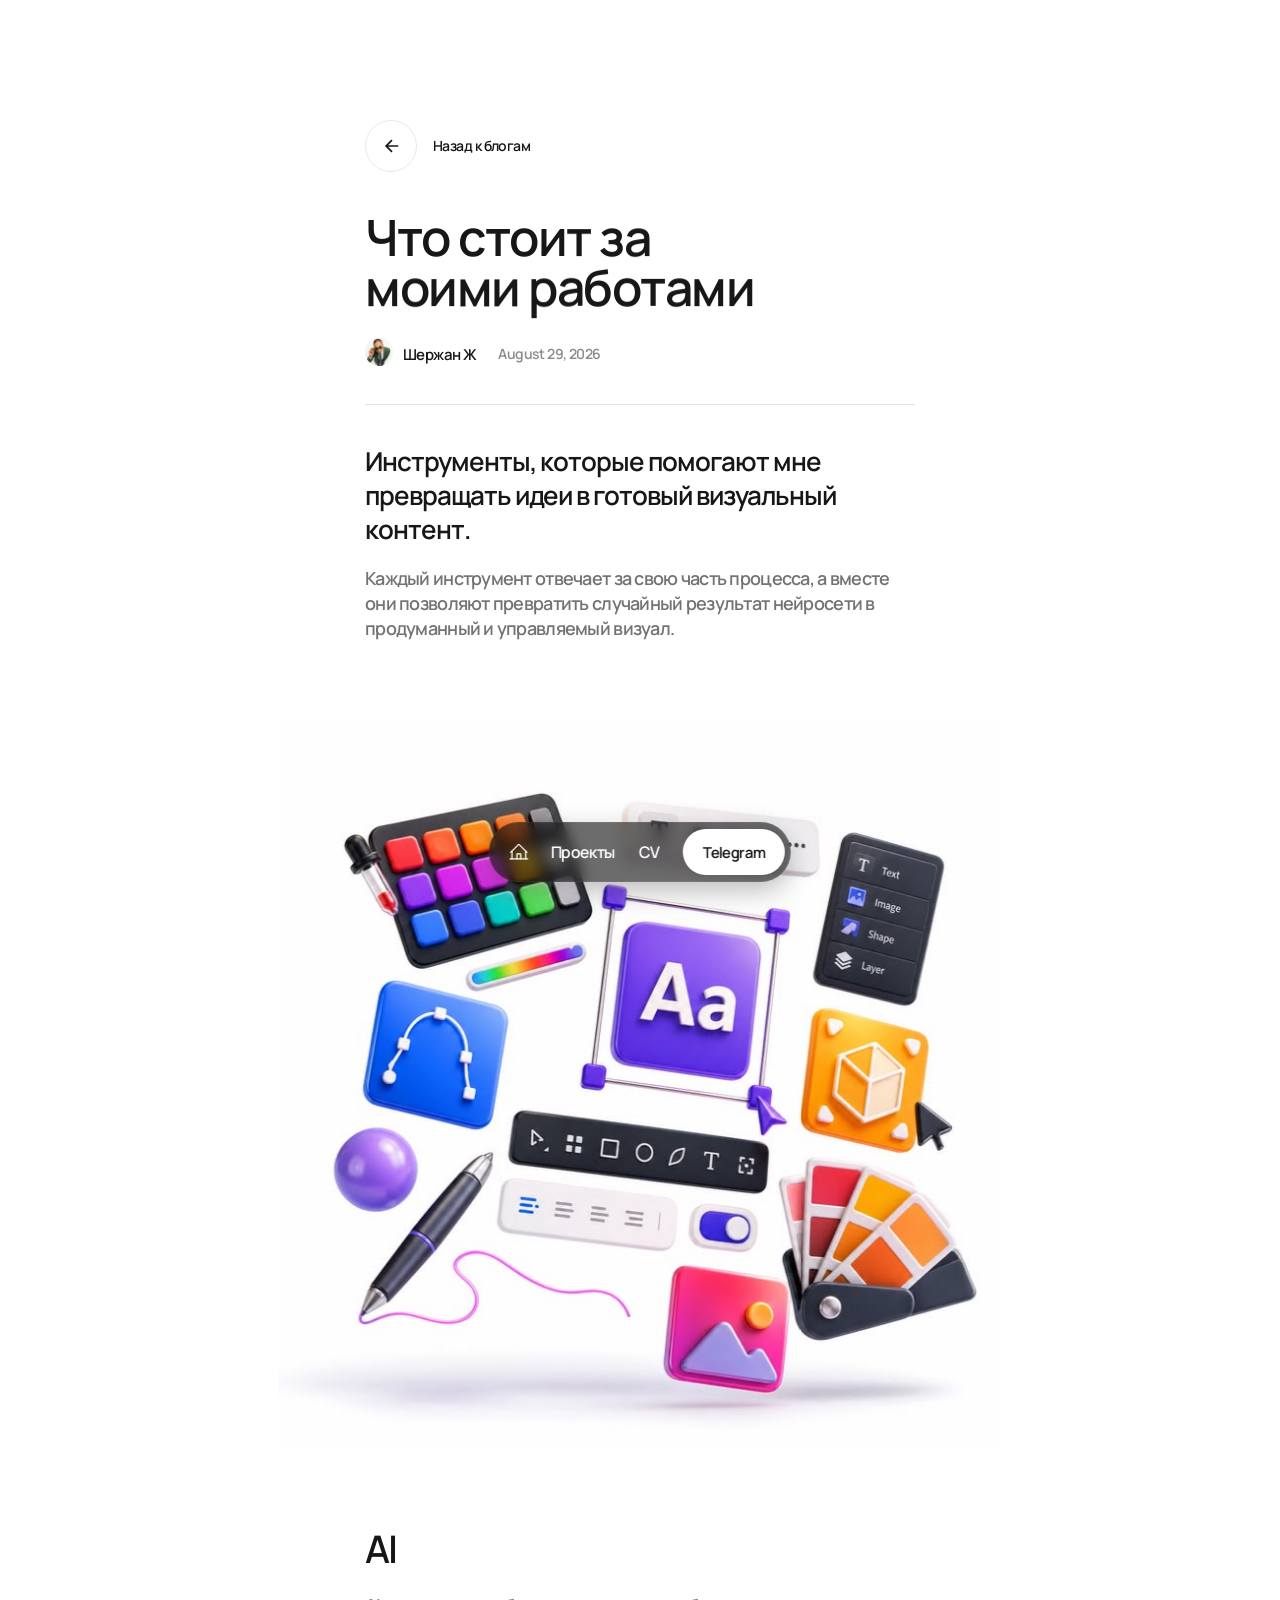
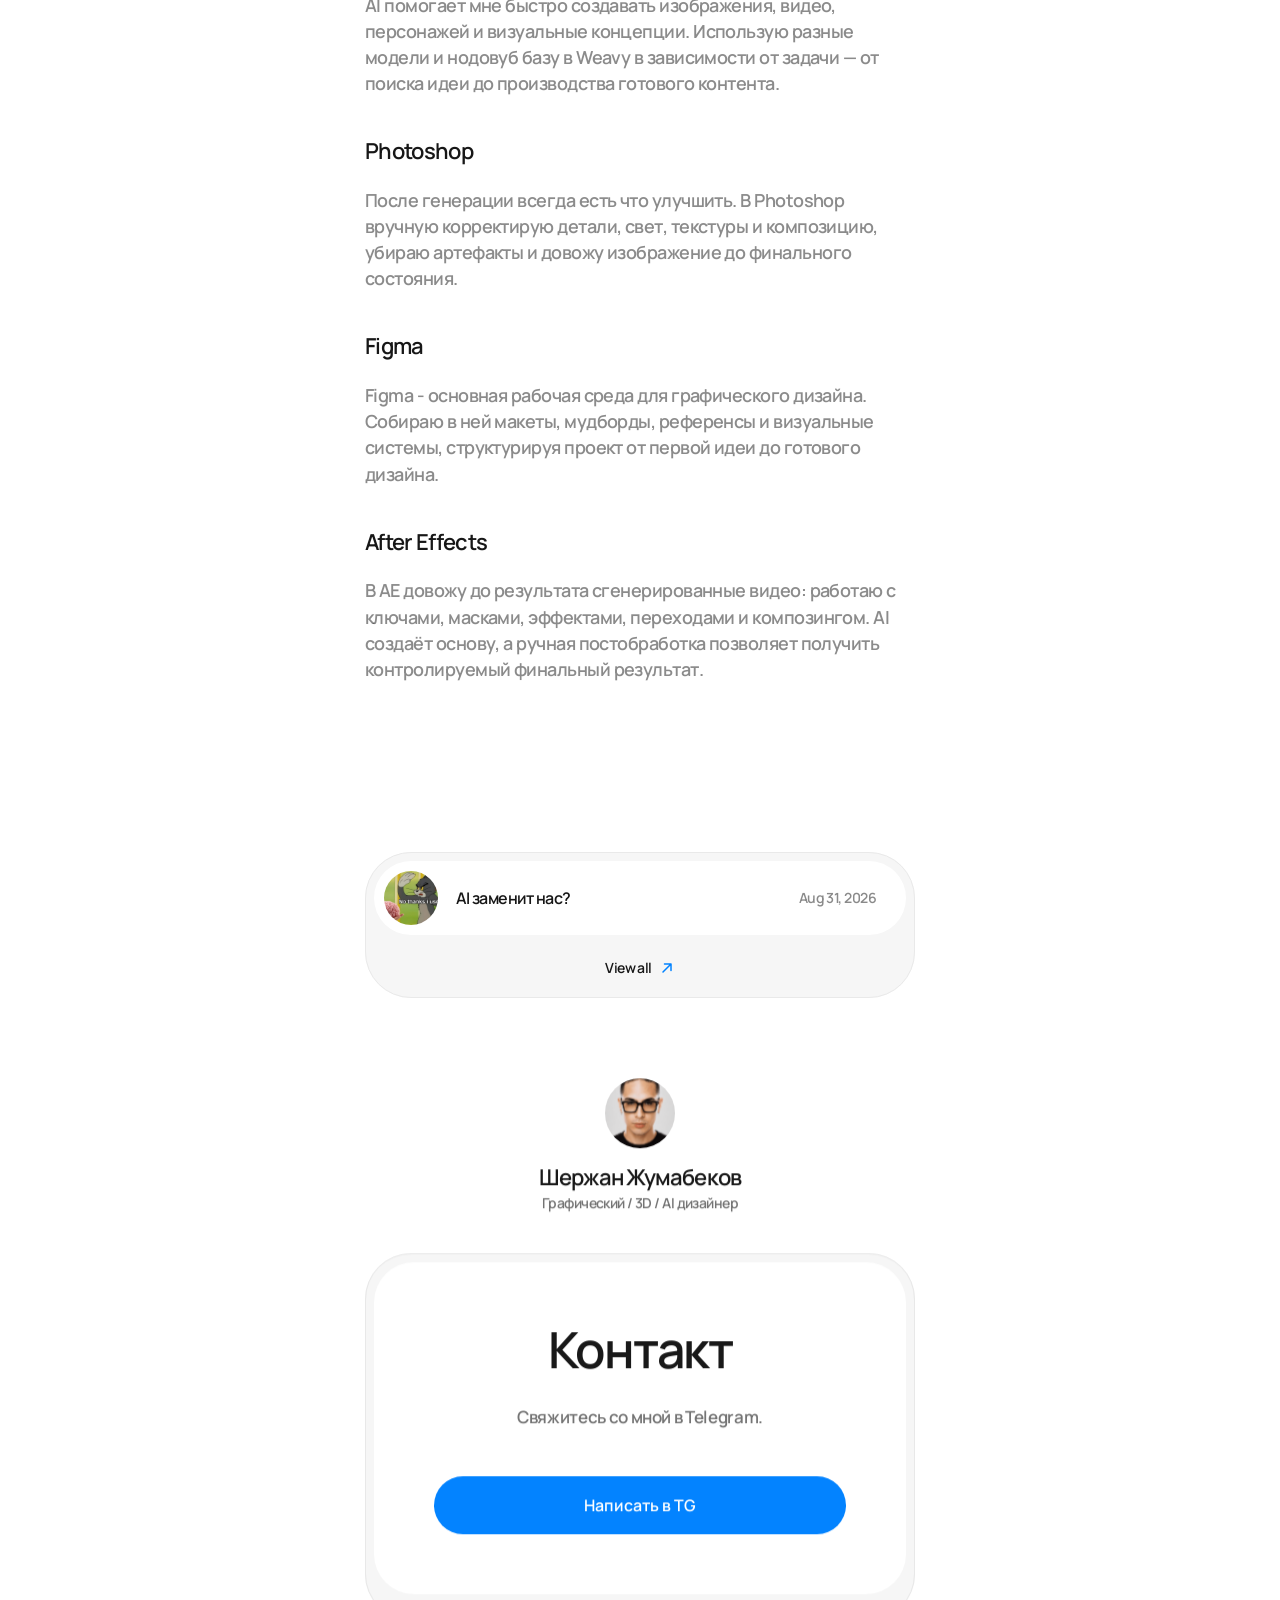
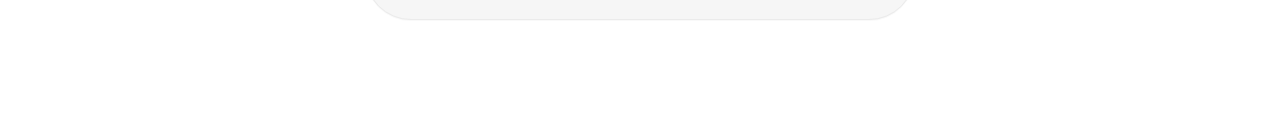
<file: blog/crafting-user-first-experiences/index.html>
<!DOCTYPE html>
<html lang="ru" data-redirect-timezone="1"><head><meta charset="utf-8">
	
	<meta name="viewport" content="width=device-width">
	
	<title>Что стоит за моими работами - badbox</title>
    <link rel="canonical" href="https://badbox.art/blog/crafting-user-first-experiences"><meta property="og:url" content="https://badbox.art/blog/crafting-user-first-experiences"><meta name="description" content="Портфолио">
    
    
    <link href="../../assets/3d6a0a3b9c50b94c.svg" rel="icon" media="(prefers-color-scheme: light)">
    <link href="../../assets/3d6a0a3b9c50b94c.svg" rel="icon" media="(prefers-color-scheme: dark)">
    <link rel="apple-touch-icon" href="../../assets/d44ceb33032a2ff4.png">
    <!-- Open Graph -->
    <meta property="og:type" content="website">
    <meta property="og:title" content="Что стоит за моими работами - My Framer Site">
    <meta property="og:description" content="Портфолио">
    <meta property="og:image" content="https://badbox.art/assets/4b204fa4a8408625.png">
    <!-- X -->
    <meta name="twitter:card" content="summary_large_image">
    <meta name="twitter:title" content="Что стоит за моими работами - My Framer Site">
    <meta name="twitter:description" content="Портфолио">
    <meta name="twitter:image" content="https://badbox.art/assets/4b204fa4a8408625.png">
	
	
	
	
	<!-- Start of headStart -->
    
    <!-- End of headStart -->
	
	<style data-framer-font-css="">/* cyrillic-ext */
@font-face {
  font-family: 'Manrope';
  font-style: normal;
  font-weight: 600;
  font-display: swap;
  src: url("../../assets/c7fd4d1809a93c6b.woff2") format('woff2');
  unicode-range: U+0460-052F, U+1C80-1C8A, U+20B4, U+2DE0-2DFF, U+A640-A69F, U+FE2E-FE2F;
}
/* cyrillic */
@font-face {
  font-family: 'Manrope';
  font-style: normal;
  font-weight: 600;
  font-display: swap;
  src: url("../../assets/e3d16c8e3292f7d4.woff2") format('woff2');
  unicode-range: U+0301, U+0400-045F, U+0490-0491, U+04B0-04B1, U+2116;
}
/* greek */
@font-face {
  font-family: 'Manrope';
  font-style: normal;
  font-weight: 600;
  font-display: swap;
  src: url("../../assets/1ceaa93be93a7d6b.woff2") format('woff2');
  unicode-range: U+0370-0377, U+037A-037F, U+0384-038A, U+038C, U+038E-03A1, U+03A3-03FF;
}
/* vietnamese */
@font-face {
  font-family: 'Manrope';
  font-style: normal;
  font-weight: 600;
  font-display: swap;
  src: url("../../assets/5369d9e214bd3a93.woff2") format('woff2');
  unicode-range: U+0102-0103, U+0110-0111, U+0128-0129, U+0168-0169, U+01A0-01A1, U+01AF-01B0, U+0300-0301, U+0303-0304, U+0308-0309, U+0323, U+0329, U+1EA0-1EF9, U+20AB;
}
/* latin-ext */
@font-face {
  font-family: 'Manrope';
  font-style: normal;
  font-weight: 600;
  font-display: swap;
  src: url("../../assets/22b20265c365558c.woff2") format('woff2');
  unicode-range: U+0100-02BA, U+02BD-02C5, U+02C7-02CC, U+02CE-02D7, U+02DD-02FF, U+0304, U+0308, U+0329, U+1D00-1DBF, U+1E00-1E9F, U+1EF2-1EFF, U+2020, U+20A0-20AB, U+20AD-20C0, U+2113, U+2C60-2C7F, U+A720-A7FF;
}
/* latin */
@font-face {
  font-family: 'Manrope';
  font-style: normal;
  font-weight: 600;
  font-display: swap;
  src: url("../../assets/4003d8cee9e21e2f.woff2") format('woff2');
  unicode-range: U+0000-00FF, U+0131, U+0152-0153, U+02BB-02BC, U+02C6, U+02DA, U+02DC, U+0304, U+0308, U+0329, U+2000-206F, U+20AC, U+2122, U+2191, U+2193, U+2212, U+2215, U+FEFF, U+FFFD;
}
/* cyrillic-ext */
@font-face {
  font-family: 'Fragment Mono';
  font-style: normal;
  font-weight: 400;
  src: url("../../assets/d0ce28144ab29287.woff2") format('woff2');
  unicode-range: U+0460-052F, U+1C80-1C8A, U+20B4, U+2DE0-2DFF, U+A640-A69F, U+FE2E-FE2F;
}
/* latin-ext */
@font-face {
  font-family: 'Fragment Mono';
  font-style: normal;
  font-weight: 400;
  src: url("../../assets/e98db32b03ffb6a8.woff2") format('woff2');
  unicode-range: U+0100-02BA, U+02BD-02C5, U+02C7-02CC, U+02CE-02D7, U+02DD-02FF, U+0304, U+0308, U+0329, U+1D00-1DBF, U+1E00-1E9F, U+1EF2-1EFF, U+2020, U+20A0-20AB, U+20AD-20C0, U+2113, U+2C60-2C7F, U+A720-A7FF;
}
/* latin */
@font-face {
  font-family: 'Fragment Mono';
  font-style: normal;
  font-weight: 400;
  src: url("../../assets/b134768b721cde19.woff2") format('woff2');
  unicode-range: U+0000-00FF, U+0131, U+0152-0153, U+02BB-02BC, U+02C6, U+02DA, U+02DC, U+0304, U+0308, U+0329, U+2000-206F, U+20AC, U+2122, U+2191, U+2193, U+2212, U+2215, U+FEFF, U+FFFD;
}

@font-face { font-family: "Inter"; src: url("../../assets/ba02b29b109b0773.woff2"); font-display: swap; font-style: normal; font-weight: 400; unicode-range: U+0460-052F, U+1C80-1C88, U+20B4, U+2DE0-2DFF, U+A640-A69F, U+FE2E-FE2F }
@font-face { font-family: "Inter"; src: url("../../assets/d342a0351181483e.woff2"); font-display: swap; font-style: normal; font-weight: 400; unicode-range: U+0301, U+0400-045F, U+0490-0491, U+04B0-04B1, U+2116 }
@font-face { font-family: "Inter"; src: url("../../assets/29ec2a1bd449544c.woff2"); font-display: swap; font-style: normal; font-weight: 400; unicode-range: U+1F00-1FFF }
@font-face { font-family: "Inter"; src: url("../../assets/2666a469c59bd1f6.woff2"); font-display: swap; font-style: normal; font-weight: 400; unicode-range: U+0370-03FF }
@font-face { font-family: "Inter"; src: url("../../assets/ca74d6701961184b.woff2"); font-display: swap; font-style: normal; font-weight: 400; unicode-range: U+0100-024F, U+0259, U+1E00-1EFF, U+2020, U+20A0-20AB, U+20AD-20CF, U+2113, U+2C60-2C7F, U+A720-A7FF }
@font-face { font-family: "Inter"; src: url("../../assets/5afd6099115c5013.woff2"); font-display: swap; font-style: normal; font-weight: 400; unicode-range: U+0000-00FF, U+0131, U+0152-0153, U+02BB-02BC, U+02C6, U+02DA, U+02DC, U+2000-206F, U+2070, U+2074-207E, U+2080-208E, U+20AC, U+2122, U+2191, U+2193, U+2212, U+2215, U+FEFF, U+FFFD }
@font-face { font-family: "Inter"; src: url("../../assets/b055aed328b37954.woff2"); font-display: swap; font-style: normal; font-weight: 400; unicode-range: U+0102-0103, U+0110-0111, U+0128-0129, U+0168-0169, U+01A0-01A1, U+01AF-01B0, U+1EA0-1EF9, U+20AB }
@font-face { font-family: "Inter"; src: url("../../assets/61418a355f788553.woff2"); font-display: swap; font-style: normal; font-weight: 400; unicode-range: U+0000-00FF, U+0131, U+0152-0153, U+02BB-02BC, U+02C6, U+02DA, U+02DC, U+2000-206F, U+2074, U+20AC, U+2122, U+2191, U+2193, U+2212, U+2215, U+FEFF, U+FFFD }
@font-face { font-family: "Inter"; src: url("../../assets/3d473effb90fe382.woff2"); font-display: swap; font-style: italic; font-weight: 400; unicode-range: U+0460-052F, U+1C80-1C88, U+20B4, U+2DE0-2DFF, U+A640-A69F, U+FE2E-FE2F }
@font-face { font-family: "Inter"; src: url("../../assets/79cc69148c964e21.woff2"); font-display: swap; font-style: italic; font-weight: 400; unicode-range: U+0301, U+0400-045F, U+0490-0491, U+04B0-04B1, U+2116 }
@font-face { font-family: "Inter"; src: url("../../assets/39874444e1b09902.woff2"); font-display: swap; font-style: italic; font-weight: 400; unicode-range: U+1F00-1FFF }
@font-face { font-family: "Inter"; src: url("../../assets/b8b4c65d650e8243.woff2"); font-display: swap; font-style: italic; font-weight: 400; unicode-range: U+0370-03FF }
@font-face { font-family: "Inter"; src: url("../../assets/0cdb6a6ecb3a70ce.woff2"); font-display: swap; font-style: italic; font-weight: 400; unicode-range: U+0100-024F, U+0259, U+1E00-1EFF, U+2020, U+20A0-20AB, U+20AD-20CF, U+2113, U+2C60-2C7F, U+A720-A7FF }
@font-face { font-family: "Inter"; src: url("../../assets/1ef5587c1bcb244c.woff2"); font-display: swap; font-style: italic; font-weight: 400; unicode-range: U+0000-00FF, U+0131, U+0152-0153, U+02BB-02BC, U+02C6, U+02DA, U+02DC, U+2000-206F, U+2070, U+2074-207E, U+2080-208E, U+20AC, U+2122, U+2191, U+2193, U+2212, U+2215, U+FEFF, U+FFFD }
@font-face { font-family: "Inter"; src: url("../../assets/d84988c361aa82fa.woff2"); font-display: swap; font-style: italic; font-weight: 400; unicode-range: U+0102-0103, U+0110-0111, U+0128-0129, U+0168-0169, U+01A0-01A1, U+01AF-01B0, U+1EA0-1EF9, U+20AB }
@font-face { font-family: "Inter"; src: url("../../assets/48d547890ca14616.woff2"); font-display: swap; font-style: normal; font-weight: 700; unicode-range: U+0460-052F, U+1C80-1C88, U+20B4, U+2DE0-2DFF, U+A640-A69F, U+FE2E-FE2F }
@font-face { font-family: "Inter"; src: url("../../assets/b7bcaf4d3812f980.woff2"); font-display: swap; font-style: normal; font-weight: 700; unicode-range: U+0301, U+0400-045F, U+0490-0491, U+04B0-04B1, U+2116 }
@font-face { font-family: "Inter"; src: url("../../assets/f5679bd140c345da.woff2"); font-display: swap; font-style: normal; font-weight: 700; unicode-range: U+1F00-1FFF }
@font-face { font-family: "Inter"; src: url("../../assets/4c7778edc8ca1cb1.woff2"); font-display: swap; font-style: normal; font-weight: 700; unicode-range: U+0370-03FF }
@font-face { font-family: "Inter"; src: url("../../assets/388a7c4ebd43469a.woff2"); font-display: swap; font-style: normal; font-weight: 700; unicode-range: U+0100-024F, U+0259, U+1E00-1EFF, U+2020, U+20A0-20AB, U+20AD-20CF, U+2113, U+2C60-2C7F, U+A720-A7FF }
@font-face { font-family: "Inter"; src: url("../../assets/cd48ba5f964ee1a0.woff2"); font-display: swap; font-style: normal; font-weight: 700; unicode-range: U+0000-00FF, U+0131, U+0152-0153, U+02BB-02BC, U+02C6, U+02DA, U+02DC, U+2000-206F, U+2070, U+2074-207E, U+2080-208E, U+20AC, U+2122, U+2191, U+2193, U+2212, U+2215, U+FEFF, U+FFFD }
@font-face { font-family: "Inter"; src: url("../../assets/c0215d82c6dd9ed2.woff2"); font-display: swap; font-style: normal; font-weight: 700; unicode-range: U+0102-0103, U+0110-0111, U+0128-0129, U+0168-0169, U+01A0-01A1, U+01AF-01B0, U+1EA0-1EF9, U+20AB }
@font-face { font-family: "Inter"; src: url("../../assets/1f1f2cc180697dbd.woff2"); font-display: swap; font-style: italic; font-weight: 700; unicode-range: U+0460-052F, U+1C80-1C88, U+20B4, U+2DE0-2DFF, U+A640-A69F, U+FE2E-FE2F }
@font-face { font-family: "Inter"; src: url("../../assets/1f3e1827f7fa5bac.woff2"); font-display: swap; font-style: italic; font-weight: 700; unicode-range: U+0301, U+0400-045F, U+0490-0491, U+04B0-04B1, U+2116 }
@font-face { font-family: "Inter"; src: url("../../assets/2ca7f64738741418.woff2"); font-display: swap; font-style: italic; font-weight: 700; unicode-range: U+1F00-1FFF }
@font-face { font-family: "Inter"; src: url("../../assets/0c089940c6ec5a6c.woff2"); font-display: swap; font-style: italic; font-weight: 700; unicode-range: U+0370-03FF }
@font-face { font-family: "Inter"; src: url("../../assets/dfa7f96c71c1563d.woff2"); font-display: swap; font-style: italic; font-weight: 700; unicode-range: U+0100-024F, U+0259, U+1E00-1EFF, U+2020, U+20A0-20AB, U+20AD-20CF, U+2113, U+2C60-2C7F, U+A720-A7FF }
@font-face { font-family: "Inter"; src: url("../../assets/b59b5fa8f1d5e251.woff2"); font-display: swap; font-style: italic; font-weight: 700; unicode-range: U+0000-00FF, U+0131, U+0152-0153, U+02BB-02BC, U+02C6, U+02DA, U+02DC, U+2000-206F, U+2070, U+2074-207E, U+2080-208E, U+20AC, U+2122, U+2191, U+2193, U+2212, U+2215, U+FEFF, U+FFFD }
@font-face { font-family: "Inter"; src: url("../../assets/e340c6acada33bd1.woff2"); font-display: swap; font-style: italic; font-weight: 700; unicode-range: U+0102-0103, U+0110-0111, U+0128-0129, U+0168-0169, U+01A0-01A1, U+01AF-01B0, U+1EA0-1EF9, U+20AB }
@font-face { font-family: "Manrope"; src: url("../../assets/b00e3a79b8e3e734.woff2"); font-display: swap; font-style: normal; font-weight: 700 }
@font-face { font-family: "Manrope Placeholder"; src: local("Arial"); ascent-override: 102.74%; descent-override: 28.91%; line-gap-override: 0.00%; size-adjust: 103.76% }
@font-face { font-family: "Inter Placeholder"; src: local("Arial"); ascent-override: 89.79%; descent-override: 22.36%; line-gap-override: 0.00%; size-adjust: 107.89% }</style>
	
	
	<meta name="robots" content="max-image-preview:large"><style data-framer-css-ssr-minified="" data-framer-components="framer-lib-cursors-host framer-jVo48 PropertyOverrides framer-qORA3 framer-OJB6P framer-lib-combinedCSSRules framer-X8zjM framer-0i5Uy framer-LXbWX framer-lib-form-plain-text-input framer-vWtJe framer-Cd0a8 framer-LKsRy framer-kKnfs framer-UKeij framer-PbmDO">html,body,#main{box-sizing:border-box;margin:0;padding:0}:root{-webkit-font-smoothing:antialiased;-moz-osx-font-smoothing:grayscale}*{box-sizing:border-box;-webkit-font-smoothing:inherit}h1,h2,h3,h4,h5,h6,p,figure{margin:0}body,input,textarea,select,button{font-family:sans-serif;font-size:12px}body{--token-40ce9490-fd39-410b-ac94-e510e1ad0c12:#fff;--token-dabf75b6-d636-4775-a1b9-f983143bce1c:#0082FF;--token-52aefa32-77ec-4839-a61f-af30919fc997:#0082FF;--token-743329cd-86bc-44bd-b549-0685bbd4b126:#171717;--token-0123e7d6-2f68-45c5-a99e-1cde484b2234:#f6f6f6;--token-8548e355-ddb7-4ee9-9e83-12626e62cd19:#fff;--token-f4d62661-1ad3-4941-8028-34f486312ad1:#050505;--token-d26d0a6a-bee9-45a2-90b0-4331e05dae91:#0b0b0b99;--token-06893589-c0f0-46a9-a272-d1bb23e77a6a:#c7ff97;--framer-will-change-override:none}@supports (background:-webkit-named-image(i)) and (not (grid-template-rows:subgrid)){body{--framer-will-change-override:transform}}@supports (background:-webkit-named-image(i)) and (not (position-area:top right)){body{--framer-will-change-filter-override:filter}}[data-framer-component-type=Text] div div span,[data-framer-component-type=Text] a div span,[data-framer-component-type=Text] span span span,[data-framer-component-type=Text] p span span,[data-framer-component-type=Text] h1 span span,[data-framer-component-type=Text] h2 span span,[data-framer-component-type=Text] h3 span span,[data-framer-component-type=Text] h4 span span,[data-framer-component-type=Text] h5 span span,[data-framer-component-type=Text] h6 span span,[data-framer-component-type=Text] a{font-family:var(--font-family);font-style:var(--font-style);font-weight:min(calc(var(--framer-font-weight-increase,0) + var(--font-weight,400)), 900);color:var(--text-color);letter-spacing:var(--letter-spacing);font-size:var(--font-size);text-transform:var(--text-transform);--text-decoration:var(--framer-text-decoration-style,solid) var(--framer-text-decoration,none) var(--framer-text-decoration-color,currentcolor) var(--framer-text-decoration-thickness,auto);--text-decoration-skip-ink:var(--framer-text-decoration-skip-ink);--text-underline-offset:var(--framer-text-decoration-offset);line-height:var(--line-height);--font-family:var(--framer-font-family);--font-style:var(--framer-font-style);--font-weight:var(--framer-font-weight);--text-color:var(--framer-text-color);--letter-spacing:var(--framer-letter-spacing);--font-size:var(--framer-font-size);--text-transform:var(--framer-text-transform);--line-height:var(--framer-line-height)}@supports not (color:color(display-p3 1 1 1)){p.framer-text,div.framer-text,h1.framer-text,h2.framer-text,h3.framer-text,h4.framer-text,h5.framer-text,h6.framer-text,li.framer-text,ol.framer-text,ul.framer-text,span.framer-text:not([data-text-fill]){color:var(--framer-blockquote-text-color-rgb,var(--framer-blockquote-text-color,var(--framer-text-color-rgb,var(--framer-text-color,#000))));-webkit-text-stroke-color:var(--framer-text-stroke-color-rgb,var(--framer-text-stroke-color,initial))}mark.framer-text{background-color:var(--framer-blockquote-text-background-color-rgb,var(--framer-blockquote-text-background-color,var(--framer-text-background-color-rgb,var(--framer-text-background-color,initial))))}}@supports not (color:color(display-p3 1 1 1)){code.framer-text,code.framer-text span.framer-text:not([data-text-fill]){color:var(--framer-blockquote-text-color-rgb,var(--framer-blockquote-text-color,var(--framer-code-text-color-rgb,var(--framer-code-text-color,var(--framer-text-color-rgb,var(--framer-text-color,#000))))))}}@supports not (color:color(display-p3 1 1 1)){a.framer-text,span.framer-text[data-nested-link]{color:var(--framer-link-text-color-rgb,var(--framer-link-text-color,var(--framer-blockquote-text-color-rgb,var(--framer-blockquote-text-color,var(--framer-text-color-rgb,var(--framer-text-color,#000))))));background-color:var(--framer-link-text-background-color-rgb,var(--framer-link-text-background-color,initial));-webkit-text-decoration-color:var(--framer-link-text-decoration-color-rgb,var(--framer-link-text-decoration-color,var(--framer-text-decoration-color-rgb,var(--framer-text-decoration-color,currentcolor))));text-decoration-color:var(--framer-link-text-decoration-color-rgb,var(--framer-link-text-decoration-color,var(--framer-text-decoration-color-rgb,var(--framer-text-decoration-color,currentcolor))))}}@supports not (color:color(display-p3 1 1 1)){code.framer-text a.framer-text,code.framer-text a.framer-text span.framer-text:not([data-text-fill]),code.framer-text span.framer-text[data-nested-link],code.framer-text span.framer-text[data-nested-link] span.framer-text:not([data-text-fill]){color:var(--framer-link-text-color-rgb,var(--framer-link-text-color,var(--framer-blockquote-text-color-rgb,var(--framer-blockquote-text-color,var(--framer-code-text-color-rgb,var(--framer-code-text-color,var(--framer-text-color-rgb,var(--framer-text-color,#000))))))))}}@supports not (color:color(display-p3 1 1 1)){a.framer-text:hover,span.framer-text[data-nested-link]:hover{color:var(--framer-link-hover-text-color-rgb,var(--framer-link-hover-text-color,var(--framer-link-text-color-rgb,var(--framer-link-text-color,var(--framer-blockquote-text-color-rgb,var(--framer-blockquote-text-color,var(--framer-text-color-rgb,var(--framer-text-color,#000))))))));background-color:var(--framer-link-hover-text-background-color-rgb,var(--framer-link-hover-text-background-color,var(--framer-link-text-background-color-rgb,var(--framer-link-text-background-color,var(--framer-text-background-color-rgb,var(--framer-text-background-color,initial))))));-webkit-text-decoration-color:var(--framer-link-hover-text-decoration-color-rgb,var(--framer-link-hover-text-decoration-color,var(--framer-link-text-decoration-color-rgb,var(--framer-link-text-decoration-color,var(--framer-text-decoration-color-rgb,var(--framer-text-decoration-color,currentcolor))))));text-decoration-color:var(--framer-link-hover-text-decoration-color-rgb,var(--framer-link-hover-text-decoration-color,var(--framer-link-text-decoration-color-rgb,var(--framer-link-text-decoration-color,var(--framer-text-decoration-color-rgb,var(--framer-text-decoration-color,currentcolor))))))}}@supports not (color:color(display-p3 1 1 1)){code.framer-text a.framer-text:hover,code.framer-text span.framer-text[data-nested-link]:hover{color:var(--framer-link-hover-text-color-rgb,var(--framer-link-hover-text-color,var(--framer-link-text-color-rgb,var(--framer-link-text-color,var(--framer-blockquote-text-color-rgb,var(--framer-blockquote-text-color,var(--framer-code-text-color-rgb,var(--framer-code-text-color,var(--framer-text-color-rgb,var(--framer-text-color,#000))))))))))}}@supports not (color:color(display-p3 1 1 1)){a.framer-text[data-framer-page-link-current],span.framer-text[data-framer-page-link-current]{color:var(--framer-link-current-text-color-rgb,var(--framer-link-current-text-color,var(--framer-link-text-color-rgb,var(--framer-link-text-color,var(--framer-text-color-rgb,var(--framer-text-color,#000))))));background-color:var(--framer-link-current-text-background-color-rgb,var(--framer-link-current-text-background-color,var(--framer-link-text-background-color-rgb,var(--framer-link-text-background-color,var(--framer-text-background-color-rgb,var(--framer-text-background-color,initial))))));-webkit-text-decoration-color:var(--framer-link-current-text-decoration-color-rgb,var(--framer-link-current-text-decoration-color,var(--framer-link-text-decoration-color-rgb,var(--framer-link-text-decoration-color,var(--framer-text-decoration-color-rgb,var(--framer-text-decoration-color,currentcolor))))));text-decoration-color:var(--framer-link-current-text-decoration-color-rgb,var(--framer-link-current-text-decoration-color,var(--framer-link-text-decoration-color-rgb,var(--framer-link-text-decoration-color,var(--framer-text-decoration-color-rgb,var(--framer-text-decoration-color,currentcolor))))))}}@supports not (color:color(display-p3 1 1 1)){code.framer-text a.framer-text[data-framer-page-link-current],code.framer-text a.framer-text[data-framer-page-link-current] span.framer-text:not([data-text-fill]),code.framer-text span.framer-text[data-framer-page-link-current],code.framer-text span.framer-text[data-framer-page-link-current] span.framer-text:not([data-text-fill]){color:var(--framer-link-current-text-color-rgb,var(--framer-link-current-text-color,var(--framer-link-text-color-rgb,var(--framer-link-text-color,var(--framer-code-text-color-rgb,var(--framer-code-text-color,var(--framer-text-color-rgb,var(--framer-text-color,#000))))))));background-color:var(--framer-link-current-text-background-color-rgb,var(--framer-link-current-text-background-color,var(--framer-link-text-background-color-rgb,var(--framer-link-text-background-color,var(--framer-text-background-color-rgb,var(--framer-text-background-color,initial))))))}}@supports not (color:color(display-p3 1 1 1)){a.framer-text[data-framer-page-link-current]:hover,span.framer-text[data-framer-page-link-current]:hover{color:var(--framer-link-hover-text-color-rgb,var(--framer-link-hover-text-color,var(--framer-link-current-text-color-rgb,var(--framer-link-current-text-color,var(--framer-link-text-color-rgb,var(--framer-link-text-color,var(--framer-code-text-color-rgb,var(--framer-code-text-color,var(--framer-text-color-rgb,var(--framer-text-color,#000))))))))));background-color:var(--framer-link-hover-text-background-color-rgb,var(--framer-link-hover-text-background-color,var(--framer-link-current-text-background-color-rgb,var(--framer-link-current-text-background-color,var(--framer-link-text-background-color-rgb,var(--framer-link-text-background-color,initial))))));-webkit-text-decoration-color:var(--framer-link-hover-text-decoration-color-rgb,var(--framer-link-hover-text-decoration-color,var(--framer-link-current-text-decoration-color-rgb,var(--framer-link-current-text-decoration-color,var(--framer-link-text-decoration-color-rgb,var(--framer-link-text-decoration-color,var(--framer-text-decoration-color-rgb,var(--framer-text-decoration-color,currentcolor))))))));text-decoration-color:var(--framer-link-hover-text-decoration-color-rgb,var(--framer-link-hover-text-decoration-color,var(--framer-link-current-text-decoration-color-rgb,var(--framer-link-current-text-decoration-color,var(--framer-link-text-decoration-color-rgb,var(--framer-link-text-decoration-color,var(--framer-text-decoration-color-rgb,var(--framer-text-decoration-color,currentcolor))))))))}}@supports not (color:color(display-p3 1 1 1)){code.framer-text a.framer-text[data-framer-page-link-current]:hover,code.framer-text a.framer-text[data-framer-page-link-current]:hover span.framer-text:not([data-text-fill]),code.framer-text span.framer-text[data-framer-page-link-current]:hover,code.framer-text span.framer-text[data-framer-page-link-current]:hover span.framer-text:not([data-text-fill]){color:var(--framer-link-hover-text-color-rgb,var(--framer-link-hover-text-color,var(--framer-link-current-text-color-rgb,var(--framer-link-current-text-color,var(--framer-link-text-color-rgb,var(--framer-link-text-color,var(--framer-code-text-color-rgb,var(--framer-code-text-color,var(--framer-text-color-rgb,var(--framer-text-color,#000))))))))));background-color:var(--framer-link-hover-text-background-color-rgb,var(--framer-link-hover-text-background-color,var(--framer-link-current-text-background-color-rgb,var(--framer-link-current-text-background-color,var(--framer-link-text-background-color-rgb,var(--framer-link-text-background-color,initial))))))}}[data-framer-component-type=Stack]:not([data-framer-generated])>*,[data-framer-component-type=Stack]:not([data-framer-generated])>[data-framer-component-type],NavigationContainer [data-framer-component-type=NavigationContainer]>*,[data-framer-component-type=NavigationContainer]>[data-framer-component-type]{position:relative}@supports not (overflow:clip){:root{--overflow-clip-fallback:hidden}}@supports (background:-webkit-named-image(i)) and (not (contain-intrinsic-size:inherit)){div.framer-text,p.framer-text,h1.framer-text,h2.framer-text,h3.framer-text,h4.framer-text,h5.framer-text,h6.framer-text,ol.framer-text,ul.framer-text,li.framer-text,blockquote.framer-text,.framer-text.framer-image{display:var(--text-truncation-display-inline-for-safari-16,revert)}div.framer-text:after,p.framer-text:after,h1.framer-text:after,h2.framer-text:after,h3.framer-text:after,h4.framer-text:after,h5.framer-text:after,h6.framer-text:after,ol.framer-text:after,ul.framer-text:after,li.framer-text:after,blockquote.framer-text:after,.framer-text.framer-image:after{content:var(--text-truncation-line-break-for-safari-16);white-space:pre}.framer-text.framer-text-module,.framer-text.framer-table-wrapper{display:var(--text-truncation-display-none-for-safari-16,revert)}p.framer-text[data-text-fill]{display:var(--text-truncation-display-inline-for-safari-16,inline-block)}}@supports (corner-shape:superellipse(2)){:root{--one-if-corner-shape-supported:1}}.framer-cursor-none,.framer-cursor-none *{cursor:none!important}.framer-pointer-events-none,.framer-pointer-events-none *{pointer-events:none!important}.framer-jVo48.framer-rdeizm,.framer-jVo48 .framer-rdeizm{display:block}.framer-jVo48.framer-1595k7h{background-color:var(--token-40ce9490-fd39-410b-ac94-e510e1ad0c12,#fff);flex-flow:column;place-content:center flex-start;align-items:center;gap:0;width:100%;height:min-content;padding:0;display:flex;position:relative;overflow:hidden}.framer-jVo48 .framer-1bb5qds-container{bottom:calc(calc(100% - min(var(--framer-viewport-height,100%), 100%)) + 18px);height:auto;position:var(--framer-canvas-fixed-position,fixed);z-index:9;flex:none;order:-1000;width:auto;left:50%;transform:translate(-50%)}.framer-jVo48 .framer-r8c4fi{margin:0;background:0 0;flex-grow:1;width:0;height:0;margin-bottom:0;position:relative}.framer-jVo48 .framer-o5ty8u-container{flex:none;order:1002;width:100%;height:auto;position:relative}[data-layout-template=true]>#overlay{margin-bottom:0}@media (max-width:609.98px){.framer-jVo48 .framer-1bb5qds-container{bottom:calc(calc(100% - min(var(--framer-viewport-height,100%), 100%)) + 13px)}}.ssr-variant{display:contents}.framer-qORA3.framer-icpp9q,.framer-qORA3 .framer-icpp9q{display:block}.framer-qORA3.framer-90s5sz{flex-flow:column;place-content:flex-start center;align-items:flex-start;gap:10px;width:min-content;height:60px;padding:0 6px 0 13px;display:flex;position:relative;overflow:visible}.framer-qORA3 .framer-1ke43e7{flex-flow:row;flex:none;place-content:center flex-start;align-items:center;gap:15px;width:min-content;height:min-content;padding:0;display:flex;position:relative;overflow:visible}.framer-qORA3 .framer-7ygwa6{will-change:var(--framer-will-change-effect-override,transform);flex-flow:row;flex:none;place-content:center;align-items:center;gap:10px;width:34px;height:34px;padding:0;text-decoration:none;display:flex;position:relative;overflow:visible}.framer-qORA3 .framer-1ff30wl{flex:none;width:20px;height:auto;position:relative}.framer-qORA3 .framer-1a6cu04{flex-flow:row;flex:none;place-content:center;align-items:center;gap:24px;width:min-content;height:min-content;padding:0;display:flex;position:relative;overflow:visible}.framer-qORA3 .framer-1gpwifh,.framer-qORA3 .framer-8kzfzb{white-space:pre;flex:none;width:auto;height:auto;position:relative}.framer-qORA3 .framer-1h5ivqb-container{flex:none;width:auto;height:46px;position:relative}@media (max-width:609px) and (min-width:0){.framer-S2Kkv .framer-styles-preset-nkjnht:not(.rich-text-wrapper),.framer-S2Kkv .framer-styles-preset-nkjnht.rich-text-wrapper p{--framer-font-family:"Manrope", "Manrope Placeholder", sans-serif;--framer-font-family-bold:"Manrope", "Manrope Placeholder", sans-serif;--framer-font-open-type-features:normal;--framer-font-size:14px;--framer-font-style:normal;--framer-font-style-bold:normal;--framer-font-variation-axes:normal;--framer-font-weight:600;--framer-font-weight-bold:700;--framer-letter-spacing:-.04em;--framer-line-height:130%;--framer-paragraph-spacing:20px;--framer-text-alignment:start;--framer-text-color:#171717;--framer-text-decoration:none;--framer-text-stroke-color:initial;--framer-text-stroke-width:initial;--framer-text-transform:none}}.framer-lfjCt .framer-styles-preset-2cahi:not(.rich-text-wrapper),.framer-lfjCt .framer-styles-preset-2cahi.rich-text-wrapper a{--framer-link-current-text-color:var(--token-40ce9490-fd39-410b-ac94-e510e1ad0c12,#fff);--framer-link-current-text-decoration:none;--framer-link-hover-text-color:#fff9;--framer-link-hover-text-decoration:none;--framer-link-text-color:var(--token-40ce9490-fd39-410b-ac94-e510e1ad0c12,#fff);--framer-link-text-decoration:none;transition:color .2s cubic-bezier(.44,0,.56,1)}.framer-qORA3[data-border=true]:after,.framer-qORA3 [data-border=true]:after{content:"";border-width:var(--border-top-width,0) var(--border-right-width,0) var(--border-bottom-width,0) var(--border-left-width,0);border-color:var(--border-color,none);border-style:var(--border-style,none);box-sizing:border-box;border-radius:inherit;corner-shape:inherit;pointer-events:none;width:100%;height:100%;position:absolute;top:0;left:0}.framer-OJB6P{-webkit-mask:var(--framer-icon-mask);aspect-ratio:1;-webkit-mask:var(--framer-icon-mask);mask:var(--framer-icon-mask);width:24px;display:block}body{--framer-will-change-override:none}@supports (background:-webkit-named-image(i)) and (not (grid-template-rows:subgrid)){body{--framer-will-change-override:transform}}body{--framer-will-change-filter-override:none}@supports (background:-webkit-named-image(i)) and (not (position-area:top right)){body{--framer-will-change-filter-override:filter}}[data-framer-component-type]{position:absolute}[data-framer-component-type=Text]{cursor:inherit}[data-framer-component-text-autosized] *{white-space:pre}[data-framer-component-type=Text]>*{text-align:var(--framer-text-alignment,start)}[data-framer-component-type=Text] span span,[data-framer-component-type=Text] p span,[data-framer-component-type=Text] h1 span,[data-framer-component-type=Text] h2 span,[data-framer-component-type=Text] h3 span,[data-framer-component-type=Text] h4 span,[data-framer-component-type=Text] h5 span,[data-framer-component-type=Text] h6 span{display:block}[data-framer-component-type=Text] span span span,[data-framer-component-type=Text] p span span,[data-framer-component-type=Text] h1 span span,[data-framer-component-type=Text] h2 span span,[data-framer-component-type=Text] h3 span span,[data-framer-component-type=Text] h4 span span,[data-framer-component-type=Text] h5 span span,[data-framer-component-type=Text] h6 span span{display:unset}[data-framer-component-type=Text] div div span,[data-framer-component-type=Text] a div span,[data-framer-component-type=Text] span span span,[data-framer-component-type=Text] p span span,[data-framer-component-type=Text] h1 span span,[data-framer-component-type=Text] h2 span span,[data-framer-component-type=Text] h3 span span,[data-framer-component-type=Text] h4 span span,[data-framer-component-type=Text] h5 span span,[data-framer-component-type=Text] h6 span span,[data-framer-component-type=Text] a{font-family:var(--font-family);font-style:var(--font-style);font-weight:min(calc(var(--framer-font-weight-increase,0) + var(--font-weight,400)), 900);color:var(--text-color);letter-spacing:var(--letter-spacing);font-size:var(--font-size);text-transform:var(--text-transform);--text-decoration:var(--framer-text-decoration-style,solid) var(--framer-text-decoration,none) var(--framer-text-decoration-color,currentcolor) var(--framer-text-decoration-thickness,auto);--text-decoration-skip-ink:var(--framer-text-decoration-skip-ink);--text-underline-offset:var(--framer-text-decoration-offset);line-height:var(--line-height);--font-family:var(--framer-font-family);--font-style:var(--framer-font-style);--font-weight:var(--framer-font-weight);--text-color:var(--framer-text-color);--letter-spacing:var(--framer-letter-spacing);--font-size:var(--framer-font-size);--text-transform:var(--framer-text-transform);--line-height:var(--framer-line-height)}[data-framer-component-type=Text] a,[data-framer-component-type=Text] a div span,[data-framer-component-type=Text] a span span span,[data-framer-component-type=Text] a p span span,[data-framer-component-type=Text] a h1 span span,[data-framer-component-type=Text] a h2 span span,[data-framer-component-type=Text] a h3 span span,[data-framer-component-type=Text] a h4 span span,[data-framer-component-type=Text] a h5 span span,[data-framer-component-type=Text] a h6 span span{--font-family:var(--framer-link-font-family,var(--framer-font-family));--font-style:var(--framer-link-font-style,var(--framer-font-style));--font-weight:var(--framer-link-font-weight,var(--framer-font-weight));--text-color:var(--framer-link-text-color,var(--framer-text-color));--font-size:var(--framer-link-font-size,var(--framer-font-size));--text-transform:var(--framer-link-text-transform,var(--framer-text-transform));--text-decoration:var(--framer-link-text-decoration-style,var(--framer-text-decoration-style,solid)) var(--framer-link-text-decoration,var(--framer-text-decoration,none)) var(--framer-link-text-decoration-color,var(--framer-text-decoration-color,currentcolor)) var(--framer-link-text-decoration-thickness,var(--framer-text-decoration-thickness,auto));--text-decoration-skip-ink:var(--framer-link-text-decoration-skip-ink,var(--framer-text-decoration-skip-ink));--text-underline-offset:var(--framer-link-text-decoration-offset,var(--framer-text-decoration-offset))}[data-framer-component-type=Text] a:hover,[data-framer-component-type=Text] a div span:hover,[data-framer-component-type=Text] a span span span:hover,[data-framer-component-type=Text] a p span span:hover,[data-framer-component-type=Text] a h1 span span:hover,[data-framer-component-type=Text] a h2 span span:hover,[data-framer-component-type=Text] a h3 span span:hover,[data-framer-component-type=Text] a h4 span span:hover,[data-framer-component-type=Text] a h5 span span:hover,[data-framer-component-type=Text] a h6 span span:hover{--font-family:var(--framer-link-hover-font-family,var(--framer-link-font-family,var(--framer-font-family)));--font-style:var(--framer-link-hover-font-style,var(--framer-link-font-style,var(--framer-font-style)));--font-weight:var(--framer-link-hover-font-weight,var(--framer-link-font-weight,var(--framer-font-weight)));--text-color:var(--framer-link-hover-text-color,var(--framer-link-text-color,var(--framer-text-color)));--font-size:var(--framer-link-hover-font-size,var(--framer-link-font-size,var(--framer-font-size)));--text-transform:var(--framer-link-hover-text-transform,var(--framer-link-text-transform,var(--framer-text-transform)));--text-decoration:var(--framer-link-hover-text-decoration-style,var(--framer-link-text-decoration-style,var(--framer-text-decoration-style,solid))) var(--framer-link-hover-text-decoration,var(--framer-link-text-decoration,var(--framer-text-decoration,none))) var(--framer-link-hover-text-decoration-color,var(--framer-link-text-decoration-color,var(--framer-text-decoration-color,currentcolor))) var(--framer-link-hover-text-decoration-thickness,var(--framer-link-text-decoration-thickness,var(--framer-text-decoration-thickness,auto)));--text-decoration-skip-ink:var(--framer-link-hover-text-decoration-skip-ink,var(--framer-link-text-decoration-skip-ink,var(--framer-text-decoration-skip-ink)));--text-underline-offset:var(--framer-link-hover-text-decoration-offset,var(--framer-link-text-decoration-offset,var(--framer-text-decoration-offset)))}[data-framer-component-type=Text].isCurrent a,[data-framer-component-type=Text].isCurrent a div span,[data-framer-component-type=Text].isCurrent a span span span,[data-framer-component-type=Text].isCurrent a p span span,[data-framer-component-type=Text].isCurrent a h1 span span,[data-framer-component-type=Text].isCurrent a h2 span span,[data-framer-component-type=Text].isCurrent a h3 span span,[data-framer-component-type=Text].isCurrent a h4 span span,[data-framer-component-type=Text].isCurrent a h5 span span,[data-framer-component-type=Text].isCurrent a h6 span span{--font-family:var(--framer-link-current-font-family,var(--framer-link-font-family,var(--framer-font-family)));--font-style:var(--framer-link-current-font-style,var(--framer-link-font-style,var(--framer-font-style)));--font-weight:var(--framer-link-current-font-weight,var(--framer-link-font-weight,var(--framer-font-weight)));--text-color:var(--framer-link-current-text-color,var(--framer-link-text-color,var(--framer-text-color)));--font-size:var(--framer-link-current-font-size,var(--framer-link-font-size,var(--framer-font-size)));--text-transform:var(--framer-link-current-text-transform,var(--framer-link-text-transform,var(--framer-text-transform)));--text-decoration:var(--framer-link-current-text-decoration-style,var(--framer-link-text-decoration-style,var(--framer-text-decoration-style,solid))) var(--framer-link-current-text-decoration,var(--framer-link-text-decoration,var(--framer-text-decoration,none))) var(--framer-link-current-text-decoration-color,var(--framer-link-text-decoration-color,var(--framer-text-decoration-color,currentcolor))) var(--framer-link-current-text-decoration-thickness,var(--framer-link-text-decoration-thickness,var(--framer-text-decoration-thickness,auto)));--text-decoration-skip-ink:var(--framer-link-current-text-decoration-skip-ink,var(--framer-link-text-decoration-skip-ink,var(--framer-text-decoration-skip-ink)));--text-underline-offset:var(--framer-link-current-text-decoration-offset,var(--framer-link-text-decoration-offset,var(--framer-text-decoration-offset)))}[data-framer-component-type=RichTextContainer]{outline:none;flex-direction:column;flex-shrink:0;justify-content:flex-start;display:flex}p.framer-text,div.framer-text,figure.framer-text,h1.framer-text,h2.framer-text,h3.framer-text,h4.framer-text,h5.framer-text,h6.framer-text,ol.framer-text,ul.framer-text{margin:0;padding:0}p.framer-text,div.framer-text,h1.framer-text,h2.framer-text,h3.framer-text,h4.framer-text,h5.framer-text,h6.framer-text,li.framer-text,ol.framer-text,ul.framer-text,mark.framer-text,span.framer-text:not([data-text-fill]){font-family:var(--framer-font-family-preview,var(--framer-blockquote-font-family,var(--framer-font-family,Inter, Inter Placeholder, sans-serif)));font-style:var(--framer-font-style-preview,var(--framer-blockquote-font-style,var(--framer-font-style,normal)));font-weight:var(--framer-font-weight-preview,var(--framer-blockquote-font-weight,var(--framer-font-weight,400)));color:var(--framer-blockquote-text-color,var(--framer-text-color,#000));font-size:calc(var(--framer-blockquote-font-size,var(--framer-font-size,16px)) * var(--framer-font-size-scale,1));letter-spacing:var(--framer-blockquote-letter-spacing,var(--framer-letter-spacing,0));text-transform:var(--framer-blockquote-text-transform,var(--framer-text-transform,none));-webkit-text-decoration-line:var(--framer-blockquote-text-decoration,var(--framer-text-decoration,initial));text-decoration-line:var(--framer-blockquote-text-decoration,var(--framer-text-decoration,initial));-webkit-text-decoration-style:var(--framer-blockquote-text-decoration-style,var(--framer-text-decoration-style,initial));text-decoration-style:var(--framer-blockquote-text-decoration-style,var(--framer-text-decoration-style,initial));-webkit-text-decoration-color:var(--framer-blockquote-text-decoration-color,var(--framer-text-decoration-color,initial));text-decoration-color:var(--framer-blockquote-text-decoration-color,var(--framer-text-decoration-color,initial));text-decoration-thickness:var(--framer-blockquote-text-decoration-thickness,var(--framer-text-decoration-thickness,initial));text-decoration-skip-ink:var(--framer-blockquote-text-decoration-skip-ink,var(--framer-text-decoration-skip-ink,initial));text-underline-offset:var(--framer-blockquote-text-decoration-offset,var(--framer-text-decoration-offset,initial));line-height:var(--framer-blockquote-line-height,var(--framer-line-height,1.2em));text-align:var(--framer-blockquote-text-alignment,var(--framer-text-alignment,start));-webkit-text-stroke-width:var(--framer-text-stroke-width,initial);-webkit-text-stroke-color:var(--framer-text-stroke-color,initial);-moz-font-feature-settings:var(--framer-font-open-type-features,initial);-webkit-font-feature-settings:var(--framer-font-open-type-features,initial);font-feature-settings:var(--framer-font-open-type-features,initial);font-variation-settings:var(--framer-font-variation-axes-preview,var(--framer-font-variation-axes,normal));text-wrap:var(--framer-text-wrap-override,var(--framer-text-wrap))}mark.framer-text,p.framer-text,div.framer-text,h1.framer-text,h2.framer-text,h3.framer-text,h4.framer-text,h5.framer-text,h6.framer-text,li.framer-text,ol.framer-text,ul.framer-text{background-color:var(--framer-blockquote-text-background-color,var(--framer-text-background-color,initial));border-radius:var(--framer-blockquote-text-background-radius,var(--framer-text-background-radius,initial));corner-shape:var(--framer-blockquote-text-background-corner-shape,var(--framer-text-background-corner-shape,initial));padding:var(--framer-blockquote-text-background-padding,var(--framer-text-background-padding,initial))}@supports not (color:color(display-p3 1 1 1)){p.framer-text,div.framer-text,h1.framer-text,h2.framer-text,h3.framer-text,h4.framer-text,h5.framer-text,h6.framer-text,li.framer-text,ol.framer-text,ul.framer-text,span.framer-text:not([data-text-fill]){color:var(--framer-blockquote-text-color-rgb,var(--framer-blockquote-text-color,var(--framer-text-color-rgb,var(--framer-text-color,#000))));-webkit-text-stroke-color:var(--framer-text-stroke-color-rgb,var(--framer-text-stroke-color,initial))}mark.framer-text{background-color:var(--framer-blockquote-text-background-color-rgb,var(--framer-blockquote-text-background-color,var(--framer-text-background-color-rgb,var(--framer-text-background-color,initial))))}}.framer-fit-text .framer-text{white-space:nowrap;white-space-collapse:preserve}strong.framer-text{font-family:var(--framer-blockquote-font-family-bold,var(--framer-font-family-bold));font-style:var(--framer-blockquote-font-style-bold,var(--framer-font-style-bold));font-weight:var(--framer-blockquote-font-weight-bold,var(--framer-font-weight-bold,bolder));font-variation-settings:var(--framer-blockquote-font-variation-axes-bold,var(--framer-font-variation-axes-bold))}em.framer-text{font-family:var(--framer-blockquote-font-family-italic,var(--framer-font-family-italic));font-style:var(--framer-blockquote-font-style-italic,var(--framer-font-style-italic,italic));font-weight:var(--framer-blockquote-font-weight-italic,var(--framer-font-weight-italic));font-variation-settings:var(--framer-blockquote-font-variation-axes-italic,var(--framer-font-variation-axes-italic))}em.framer-text>strong.framer-text{font-family:var(--framer-blockquote-font-family-bold-italic,var(--framer-font-family-bold-italic));font-style:var(--framer-blockquote-font-style-bold-italic,var(--framer-font-style-bold-italic,italic));font-weight:var(--framer-blockquote-font-weight-bold-italic,var(--framer-font-weight-bold-italic,bolder));font-variation-settings:var(--framer-blockquote-font-variation-axes-bold-italic,var(--framer-font-variation-axes-bold-italic))}p.framer-text:not(:first-child),div.framer-text:not(:first-child),h1.framer-text:not(:first-child),h2.framer-text:not(:first-child),h3.framer-text:not(:first-child),h4.framer-text:not(:first-child),h5.framer-text:not(:first-child),h6.framer-text:not(:first-child),ol.framer-text:not(:first-child),ul.framer-text:not(:first-child),blockquote.framer-text:not(:first-child),table.framer-text:not(:first-child),figure.framer-text:not(:first-child),.framer-image.framer-text:not(:first-child){margin-top:var(--framer-blockquote-paragraph-spacing,var(--framer-paragraph-spacing,0))}li.framer-text>ul.framer-text:nth-child(2),li.framer-text>ol.framer-text:nth-child(2){margin-top:0}.framer-text[data-text-fill]{-webkit-text-fill-color:transparent;padding:max(0em, calc(calc(1.3em - var(--framer-blockquote-line-height,var(--framer-line-height,1.3em))) / 2));margin:min(0em, calc(calc(1.3em - var(--framer-blockquote-line-height,var(--framer-line-height,1.3em))) / -2));-webkit-background-clip:text;background-clip:text;display:inline-block}code.framer-text,code.framer-text span.framer-text:not([data-text-fill]){font-family:var(--framer-code-font-family,var(--framer-font-family,Inter, Inter Placeholder, sans-serif));font-style:var(--framer-blockquote-font-style,var(--framer-code-font-style,var(--framer-font-style,normal)));font-weight:var(--framer-blockquote-font-weight,var(--framer-code-font-weight,var(--framer-font-weight,400)));color:var(--framer-blockquote-text-color,var(--framer-code-text-color,var(--framer-text-color,#000)));font-size:calc(var(--framer-blockquote-font-size,var(--framer-font-size,16px)) * var(--framer-font-size-scale,1));letter-spacing:var(--framer-blockquote-letter-spacing,var(--framer-letter-spacing,0));line-height:var(--framer-blockquote-line-height,var(--framer-line-height,1.2em))}@supports not (color:color(display-p3 1 1 1)){code.framer-text,code.framer-text span.framer-text:not([data-text-fill]){color:var(--framer-blockquote-text-color-rgb,var(--framer-blockquote-text-color,var(--framer-code-text-color-rgb,var(--framer-code-text-color,var(--framer-text-color-rgb,var(--framer-text-color,#000))))))}}blockquote.framer-text{unicode-bidi:initial;margin-block-start:initial;margin-block-end:initial;margin-inline-start:initial;margin-inline-end:initial}a.framer-text,a.framer-text span.framer-text:not([data-text-fill]),span.framer-text[data-nested-link],span.framer-text[data-nested-link] span.framer-text:not([data-text-fill]){color:inherit;font-family:var(--framer-font-family-preview,var(--framer-link-font-family,var(--framer-blockquote-font-family,var(--framer-font-family,Inter, Inter Placeholder, sans-serif))));font-style:var(--framer-font-style-preview,var(--framer-link-font-style,var(--framer-blockquote-font-style,var(--framer-font-style,normal))));font-weight:var(--framer-font-weight-preview,var(--framer-link-font-weight,var(--framer-blockquote-font-weight,var(--framer-font-weight,400))));font-size:calc(var(--framer-blockquote-font-size,var(--framer-font-size,16px)) * var(--framer-font-size-scale,1));text-transform:var(--framer-link-text-transform,var(--framer-blockquote-text-transform,var(--framer-text-transform,none)));cursor:var(--framer-custom-cursors,pointer);background-color:initial;border-radius:var(--framer-link-text-background-radius,initial);corner-shape:var(--framer-link-text-background-corner-shape,initial);padding:var(--framer-link-text-background-padding,initial)}a.framer-text,span.framer-text[data-nested-link]{color:var(--framer-link-text-color,var(--framer-blockquote-text-color,var(--framer-text-color,#000)));-webkit-text-decoration-line:var(--framer-link-text-decoration,var(--framer-blockquote-text-decoration,var(--framer-text-decoration,initial)));text-decoration-line:var(--framer-link-text-decoration,var(--framer-blockquote-text-decoration,var(--framer-text-decoration,initial)));-webkit-text-decoration-style:var(--framer-link-text-decoration-style,var(--framer-blockquote-text-decoration-style,var(--framer-text-decoration-style,initial)));text-decoration-style:var(--framer-link-text-decoration-style,var(--framer-blockquote-text-decoration-style,var(--framer-text-decoration-style,initial)));-webkit-text-decoration-color:var(--framer-link-text-decoration-color,var(--framer-blockquote-text-decoration-color,var(--framer-text-decoration-color,initial)));text-decoration-color:var(--framer-link-text-decoration-color,var(--framer-blockquote-text-decoration-color,var(--framer-text-decoration-color,initial)));text-decoration-thickness:var(--framer-link-text-decoration-thickness,var(--framer-blockquote-text-decoration-thickness,var(--framer-text-decoration-thickness,initial)));text-decoration-skip-ink:var(--framer-link-text-decoration-skip-ink,var(--framer-blockquote-text-decoration-skip-ink,var(--framer-text-decoration-skip-ink,initial)));text-underline-offset:var(--framer-link-text-decoration-offset,var(--framer-blockquote-text-decoration-offset,var(--framer-text-decoration-offset,initial)));background-color:var(--framer-link-text-background-color,initial)}@supports not (color:color(display-p3 1 1 1)){a.framer-text,span.framer-text[data-nested-link]{color:var(--framer-link-text-color-rgb,var(--framer-link-text-color,var(--framer-blockquote-text-color-rgb,var(--framer-blockquote-text-color,var(--framer-text-color-rgb,var(--framer-text-color,#000))))));background-color:var(--framer-link-text-background-color-rgb,var(--framer-link-text-background-color,initial));-webkit-text-decoration-color:var(--framer-link-text-decoration-color-rgb,var(--framer-link-text-decoration-color,var(--framer-text-decoration-color-rgb,var(--framer-text-decoration-color,currentcolor))));text-decoration-color:var(--framer-link-text-decoration-color-rgb,var(--framer-link-text-decoration-color,var(--framer-text-decoration-color-rgb,var(--framer-text-decoration-color,currentcolor))))}}code.framer-text a.framer-text,code.framer-text a.framer-text span.framer-text:not([data-text-fill]),code.framer-text span.framer-text[data-nested-link],code.framer-text span.framer-text[data-nested-link] span.framer-text:not([data-text-fill]){font-family:var(--framer-code-font-family,var(--framer-font-family,Inter, Inter Placeholder, sans-serif));font-style:var(--framer-blockquote-font-style,var(--framer-code-font-style,var(--framer-font-style,normal)));font-weight:var(--framer-blockquote-font-weight,var(--framer-code-font-weight,var(--framer-font-weight,400)));color:inherit;font-size:calc(var(--framer-blockquote-font-size,var(--framer-font-size,16px)) * var(--framer-font-size-scale,1))}code.framer-text a.framer-text,code.framer-text span.framer-text[data-nested-link]{color:var(--framer-link-text-color,var(--framer-blockquote-text-color,var(--framer-code-text-color,var(--framer-text-color,#000))))}@supports not (color:color(display-p3 1 1 1)){code.framer-text a.framer-text,code.framer-text a.framer-text span.framer-text:not([data-text-fill]),code.framer-text span.framer-text[data-nested-link],code.framer-text span.framer-text[data-nested-link] span.framer-text:not([data-text-fill]){color:var(--framer-link-text-color-rgb,var(--framer-link-text-color,var(--framer-blockquote-text-color-rgb,var(--framer-blockquote-text-color,var(--framer-code-text-color-rgb,var(--framer-code-text-color,var(--framer-text-color-rgb,var(--framer-text-color,#000))))))))}}a.framer-text:hover,a.framer-text:hover span.framer-text:not([data-text-fill]),span.framer-text[data-nested-link]:hover,span.framer-text[data-nested-link]:hover span.framer-text:not([data-text-fill]){font-family:var(--framer-font-family-preview,var(--framer-link-hover-font-family,var(--framer-link-font-family,var(--framer-blockquote-font-family,var(--framer-font-family,Inter, Inter Placeholder, sans-serif)))));font-style:var(--framer-font-style-preview,var(--framer-link-hover-font-style,var(--framer-link-font-style,var(--framer-blockquote-font-style,var(--framer-font-style,normal)))));font-weight:var(--framer-font-weight-preview,var(--framer-link-hover-font-weight,var(--framer-link-font-weight,var(--framer-blockquote-font-weight,var(--framer-font-weight,400)))));font-size:calc(var(--framer-link-hover-font-size,var(--framer-blockquote-font-size,var(--framer-font-size,16px))) * var(--framer-font-size-scale,1));text-transform:var(--framer-link-hover-text-transform,var(--framer-link-text-transform,var(--framer-blockquote-text-transform,var(--framer-text-transform,none))));border-radius:var(--framer-link-hover-text-background-radius,var(--framer-link-text-background-radius,var(--framer-text-background-radius,initial)));corner-shape:var(--framer-link-hover-text-background-corner-shape,var(--framer-link-text-background-corner-shape,var(--framer-text-background-corner-shape,initial)));padding:var(--framer-link-hover-text-background-padding,var(--framer-link-text-background-padding,var(--framer-text-background-padding,initial)))}a.framer-text:hover,span.framer-text[data-nested-link]:hover{color:var(--framer-link-hover-text-color,var(--framer-link-text-color,var(--framer-blockquote-text-color,var(--framer-text-color,#000))));-webkit-text-decoration-line:var(--framer-link-hover-text-decoration,var(--framer-link-text-decoration,var(--framer-blockquote-text-decoration,var(--framer-text-decoration,initial))));text-decoration-line:var(--framer-link-hover-text-decoration,var(--framer-link-text-decoration,var(--framer-blockquote-text-decoration,var(--framer-text-decoration,initial))));-webkit-text-decoration-style:var(--framer-link-hover-text-decoration-style,var(--framer-link-text-decoration-style,var(--framer-blockquote-text-decoration-style,var(--framer-text-decoration-style,initial))));text-decoration-style:var(--framer-link-hover-text-decoration-style,var(--framer-link-text-decoration-style,var(--framer-blockquote-text-decoration-style,var(--framer-text-decoration-style,initial))));-webkit-text-decoration-color:var(--framer-link-hover-text-decoration-color,var(--framer-link-text-decoration-color,var(--framer-blockquote-text-decoration-color,var(--framer-text-decoration-color,initial))));text-decoration-color:var(--framer-link-hover-text-decoration-color,var(--framer-link-text-decoration-color,var(--framer-blockquote-text-decoration-color,var(--framer-text-decoration-color,initial))));text-decoration-thickness:var(--framer-link-hover-text-decoration-thickness,var(--framer-link-text-decoration-thickness,var(--framer-blockquote-text-decoration-thickness,var(--framer-text-decoration-thickness,initial))));text-decoration-skip-ink:var(--framer-link-hover-text-decoration-skip-ink,var(--framer-link-text-decoration-skip-ink,var(--framer-blockquote-text-decoration-skip-ink,var(--framer-text-decoration-skip-ink,initial))));text-underline-offset:var(--framer-link-hover-text-decoration-offset,var(--framer-link-text-decoration-offset,var(--framer-blockquote-text-decoration-offset,var(--framer-text-decoration-offset,initial))));background-color:var(--framer-link-hover-text-background-color,var(--framer-link-text-background-color,var(--framer-text-background-color,initial)))}@supports not (color:color(display-p3 1 1 1)){a.framer-text:hover,span.framer-text[data-nested-link]:hover{color:var(--framer-link-hover-text-color-rgb,var(--framer-link-hover-text-color,var(--framer-link-text-color-rgb,var(--framer-link-text-color,var(--framer-blockquote-text-color-rgb,var(--framer-blockquote-text-color,var(--framer-text-color-rgb,var(--framer-text-color,#000))))))));background-color:var(--framer-link-hover-text-background-color-rgb,var(--framer-link-hover-text-background-color,var(--framer-link-text-background-color-rgb,var(--framer-link-text-background-color,var(--framer-text-background-color-rgb,var(--framer-text-background-color,initial))))));-webkit-text-decoration-color:var(--framer-link-hover-text-decoration-color-rgb,var(--framer-link-hover-text-decoration-color,var(--framer-link-text-decoration-color-rgb,var(--framer-link-text-decoration-color,var(--framer-text-decoration-color-rgb,var(--framer-text-decoration-color,currentcolor))))));text-decoration-color:var(--framer-link-hover-text-decoration-color-rgb,var(--framer-link-hover-text-decoration-color,var(--framer-link-text-decoration-color-rgb,var(--framer-link-text-decoration-color,var(--framer-text-decoration-color-rgb,var(--framer-text-decoration-color,currentcolor))))))}}code.framer-text a.framer-text:hover,code.framer-text span.framer-text[data-nested-link]:hover{color:var(--framer-link-hover-text-color,var(--framer-link-text-color,var(--framer-blockquote-text-color,var(--framer-code-text-color,var(--framer-text-color,#000)))))}@supports not (color:color(display-p3 1 1 1)){code.framer-text a.framer-text:hover,code.framer-text span.framer-text[data-nested-link]:hover{color:var(--framer-link-hover-text-color-rgb,var(--framer-link-hover-text-color,var(--framer-link-text-color-rgb,var(--framer-link-text-color,var(--framer-blockquote-text-color-rgb,var(--framer-blockquote-text-color,var(--framer-code-text-color-rgb,var(--framer-code-text-color,var(--framer-text-color-rgb,var(--framer-text-color,#000))))))))))}}a.framer-text[data-framer-page-link-current],a.framer-text[data-framer-page-link-current] span.framer-text:not([data-text-fill]),span.framer-text[data-framer-page-link-current],span.framer-text[data-framer-page-link-current] span.framer-text:not([data-text-fill]){font-family:var(--framer-font-family-preview,var(--framer-link-current-font-family,var(--framer-link-font-family,var(--framer-font-family,Inter, Inter Placeholder, sans-serif))));font-style:var(--framer-font-style-preview,var(--framer-link-current-font-style,var(--framer-link-font-style,var(--framer-font-style,normal))));font-weight:var(--framer-font-weight-preview,var(--framer-link-current-font-weight,var(--framer-link-font-weight,var(--framer-font-weight,400))));font-size:calc(var(--framer-link-current-font-size,var(--framer-link-font-size,var(--framer-font-size,16px))) * var(--framer-font-size-scale,1));text-transform:var(--framer-link-current-text-transform,var(--framer-link-text-transform,var(--framer-text-transform,none)));border-radius:var(--framer-link-current-text-background-radius,var(--framer-link-text-background-radius,initial));corner-shape:var(--framer-link-current-text-background-corner-shape,var(--framer-link-text-background-corner-shape,initial));padding:var(--framer-link-current-text-background-padding,var(--framer-link-text-background-padding,initial))}a.framer-text[data-framer-page-link-current],span.framer-text[data-framer-page-link-current]{color:var(--framer-link-current-text-color,var(--framer-link-text-color,var(--framer-text-color,#000)));-webkit-text-decoration-line:var(--framer-link-current-text-decoration,var(--framer-link-text-decoration,var(--framer-text-decoration,initial)));text-decoration-line:var(--framer-link-current-text-decoration,var(--framer-link-text-decoration,var(--framer-text-decoration,initial)));-webkit-text-decoration-style:var(--framer-link-current-text-decoration-style,var(--framer-link-text-decoration-style,var(--framer-text-decoration-style,initial)));text-decoration-style:var(--framer-link-current-text-decoration-style,var(--framer-link-text-decoration-style,var(--framer-text-decoration-style,initial)));-webkit-text-decoration-color:var(--framer-link-current-text-decoration-color,var(--framer-link-text-decoration-color,var(--framer-text-decoration-color,initial)));text-decoration-color:var(--framer-link-current-text-decoration-color,var(--framer-link-text-decoration-color,var(--framer-text-decoration-color,initial)));text-decoration-thickness:var(--framer-link-current-text-decoration-thickness,var(--framer-link-text-decoration-thickness,var(--framer-text-decoration-thickness,initial)));text-decoration-skip-ink:var(--framer-link-current-text-decoration-skip-ink,var(--framer-link-text-decoration-skip-ink,var(--framer-text-decoration-skip-ink,initial)));text-underline-offset:var(--framer-link-current-text-decoration-offset,var(--framer-link-text-decoration-offset,var(--framer-text-decoration-offset,initial)));background-color:var(--framer-link-current-text-background-color,var(--framer-link-text-background-color,var(--framer-text-background-color,initial)))}@supports not (color:color(display-p3 1 1 1)){a.framer-text[data-framer-page-link-current],span.framer-text[data-framer-page-link-current]{color:var(--framer-link-current-text-color-rgb,var(--framer-link-current-text-color,var(--framer-link-text-color-rgb,var(--framer-link-text-color,var(--framer-text-color-rgb,var(--framer-text-color,#000))))));background-color:var(--framer-link-current-text-background-color-rgb,var(--framer-link-current-text-background-color,var(--framer-link-text-background-color-rgb,var(--framer-link-text-background-color,var(--framer-text-background-color-rgb,var(--framer-text-background-color,initial))))));-webkit-text-decoration-color:var(--framer-link-current-text-decoration-color-rgb,var(--framer-link-current-text-decoration-color,var(--framer-link-text-decoration-color-rgb,var(--framer-link-text-decoration-color,var(--framer-text-decoration-color-rgb,var(--framer-text-decoration-color,currentcolor))))));text-decoration-color:var(--framer-link-current-text-decoration-color-rgb,var(--framer-link-current-text-decoration-color,var(--framer-link-text-decoration-color-rgb,var(--framer-link-text-decoration-color,var(--framer-text-decoration-color-rgb,var(--framer-text-decoration-color,currentcolor))))))}}code.framer-text a.framer-text[data-framer-page-link-current],code.framer-text a.framer-text[data-framer-page-link-current] span.framer-text:not([data-text-fill]),code.framer-text span.framer-text[data-framer-page-link-current],code.framer-text span.framer-text[data-framer-page-link-current] span.framer-text:not([data-text-fill]){font-family:var(--framer-code-font-family,var(--framer-font-family,Inter, Inter Placeholder, sans-serif));font-style:var(--framer-code-font-style,var(--framer-font-style,normal));font-weight:var(--framer-code-font-weight,var(--framer-font-weight,400));color:inherit;font-size:calc(var(--framer-link-current-font-size,var(--framer-link-font-size,var(--framer-font-size,16px))) * var(--framer-font-size-scale,1))}code.framer-text a.framer-text[data-framer-page-link-current],code.framer-text span.framer-text[data-framer-page-link-current]{color:var(--framer-link-current-text-color,var(--framer-link-text-color,var(--framer-code-text-color,var(--framer-text-color,#000))))}@supports not (color:color(display-p3 1 1 1)){code.framer-text a.framer-text[data-framer-page-link-current],code.framer-text a.framer-text[data-framer-page-link-current] span.framer-text:not([data-text-fill]),code.framer-text span.framer-text[data-framer-page-link-current],code.framer-text span.framer-text[data-framer-page-link-current] span.framer-text:not([data-text-fill]){color:var(--framer-link-current-text-color-rgb,var(--framer-link-current-text-color,var(--framer-link-text-color-rgb,var(--framer-link-text-color,var(--framer-code-text-color-rgb,var(--framer-code-text-color,var(--framer-text-color-rgb,var(--framer-text-color,#000))))))));background-color:var(--framer-link-current-text-background-color-rgb,var(--framer-link-current-text-background-color,var(--framer-link-text-background-color-rgb,var(--framer-link-text-background-color,var(--framer-text-background-color-rgb,var(--framer-text-background-color,initial))))))}}a.framer-text[data-framer-page-link-current]:hover,a.framer-text[data-framer-page-link-current]:hover span.framer-text:not([data-text-fill]),span.framer-text[data-framer-page-link-current]:hover,span.framer-text[data-framer-page-link-current]:hover span.framer-text:not([data-text-fill]){color:inherit;font-family:var(--framer-font-family-preview,var(--framer-link-hover-font-family,var(--framer-link-current-font-family,var(--framer-link-font-family,var(--framer-font-family,Inter, Inter Placeholder, sans-serif)))));font-style:var(--framer-font-style-preview,var(--framer-link-hover-font-style,var(--framer-link-current-font-style,var(--framer-link-font-style,var(--framer-font-style,normal)))));font-weight:var(--framer-font-weight-preview,var(--framer-link-hover-font-weight,var(--framer-link-current-font-weight,var(--framer-link-font-weight,var(--framer-font-weight,400)))));font-size:calc(var(--framer-link-hover-font-size,var(--framer-link-current-font-size,var(--framer-link-font-size,var(--framer-font-size,16px)))) * var(--framer-font-size-scale,1));text-transform:var(--framer-link-hover-text-transform,var(--framer-link-current-text-transform,var(--framer-link-text-transform,var(--framer-text-transform,none))));border-radius:var(--framer-link-hover-text-background-radius,var(--framer-link-current-text-background-radius,var(--framer-link-text-background-radius,initial)));corner-shape:var(--framer-link-hover-text-background-corner-shape,var(--framer-link-current-text-background-corner-shape,var(--framer-link-text-background-corner-shape,initial)));padding:var(--framer-link-hover-text-background-padding,var(--framer-link-current-text-background-padding,var(--framer-link-text-background-padding,initial)))}a.framer-text[data-framer-page-link-current]:hover,span.framer-text[data-framer-page-link-current]:hover{color:var(--framer-link-hover-text-color,var(--framer-link-current-text-color,var(--framer-link-text-color,var(--framer-text-color,#000))));-webkit-text-decoration-line:var(--framer-link-hover-text-decoration,var(--framer-link-current-text-decoration,var(--framer-link-text-decoration,var(--framer-text-decoration,initial))));text-decoration-line:var(--framer-link-hover-text-decoration,var(--framer-link-current-text-decoration,var(--framer-link-text-decoration,var(--framer-text-decoration,initial))));-webkit-text-decoration-style:var(--framer-link-hover-text-decoration-style,var(--framer-link-current-text-decoration-style,var(--framer-link-text-decoration-style,var(--framer-text-decoration-style,initial))));text-decoration-style:var(--framer-link-hover-text-decoration-style,var(--framer-link-current-text-decoration-style,var(--framer-link-text-decoration-style,var(--framer-text-decoration-style,initial))));-webkit-text-decoration-color:var(--framer-link-hover-text-decoration-color,var(--framer-link-current-text-decoration-color,var(--framer-link-text-decoration-color,var(--framer-text-decoration-color,initial))));text-decoration-color:var(--framer-link-hover-text-decoration-color,var(--framer-link-current-text-decoration-color,var(--framer-link-text-decoration-color,var(--framer-text-decoration-color,initial))));text-decoration-thickness:var(--framer-link-hover-text-decoration-thickness,var(--framer-link-current-text-decoration-thickness,var(--framer-link-text-decoration-thickness,var(--framer-text-decoration-thickness,initial))));text-decoration-skip-ink:var(--framer-link-hover-text-decoration-skip-ink,var(--framer-link-current-text-decoration-skip-ink,var(--framer-link-text-decoration-skip-ink,var(--framer-text-decoration-skip-ink,initial))));text-underline-offset:var(--framer-link-hover-text-decoration-offset,var(--framer-link-current-text-decoration-offset,var(--framer-link-text-decoration-offset,var(--framer-text-decoration-offset,initial))));background-color:var(--framer-link-hover-text-background-color,var(--framer-link-current-text-background-color,var(--framer-link-text-background-color,initial)))}@supports not (color:color(display-p3 1 1 1)){a.framer-text[data-framer-page-link-current]:hover,span.framer-text[data-framer-page-link-current]:hover{color:var(--framer-link-hover-text-color-rgb,var(--framer-link-hover-text-color,var(--framer-link-current-text-color-rgb,var(--framer-link-current-text-color,var(--framer-link-text-color-rgb,var(--framer-link-text-color,var(--framer-code-text-color-rgb,var(--framer-code-text-color,var(--framer-text-color-rgb,var(--framer-text-color,#000))))))))));background-color:var(--framer-link-hover-text-background-color-rgb,var(--framer-link-hover-text-background-color,var(--framer-link-current-text-background-color-rgb,var(--framer-link-current-text-background-color,var(--framer-link-text-background-color-rgb,var(--framer-link-text-background-color,initial))))));-webkit-text-decoration-color:var(--framer-link-hover-text-decoration-color-rgb,var(--framer-link-hover-text-decoration-color,var(--framer-link-current-text-decoration-color-rgb,var(--framer-link-current-text-decoration-color,var(--framer-link-text-decoration-color-rgb,var(--framer-link-text-decoration-color,var(--framer-text-decoration-color-rgb,var(--framer-text-decoration-color,currentcolor))))))));text-decoration-color:var(--framer-link-hover-text-decoration-color-rgb,var(--framer-link-hover-text-decoration-color,var(--framer-link-current-text-decoration-color-rgb,var(--framer-link-current-text-decoration-color,var(--framer-link-text-decoration-color-rgb,var(--framer-link-text-decoration-color,var(--framer-text-decoration-color-rgb,var(--framer-text-decoration-color,currentcolor))))))))}}code.framer-text a.framer-text[data-framer-page-link-current]:hover,code.framer-text span.framer-text[data-framer-page-link-current]:hover{color:var(--framer-link-hover-text-color,var(--framer-link-current-text-color,var(--framer-link-text-color,var(--framer-code-text-color,var(--framer-text-color,#000)))))}@supports not (color:color(display-p3 1 1 1)){code.framer-text a.framer-text[data-framer-page-link-current]:hover,code.framer-text a.framer-text[data-framer-page-link-current]:hover span.framer-text:not([data-text-fill]),code.framer-text span.framer-text[data-framer-page-link-current]:hover,code.framer-text span.framer-text[data-framer-page-link-current]:hover span.framer-text:not([data-text-fill]){color:var(--framer-link-hover-text-color-rgb,var(--framer-link-hover-text-color,var(--framer-link-current-text-color-rgb,var(--framer-link-current-text-color,var(--framer-link-text-color-rgb,var(--framer-link-text-color,var(--framer-code-text-color-rgb,var(--framer-code-text-color,var(--framer-text-color-rgb,var(--framer-text-color,#000))))))))));background-color:var(--framer-link-hover-text-background-color-rgb,var(--framer-link-hover-text-background-color,var(--framer-link-current-text-background-color-rgb,var(--framer-link-current-text-background-color,var(--framer-link-text-background-color-rgb,var(--framer-link-text-background-color,initial))))))}}.framer-image.framer-text{max-width:100%;height:auto;display:block}.text-styles-preset-reset.framer-text{--framer-font-family:Inter, Inter Placeholder, sans-serif;--framer-font-style:normal;--framer-font-weight:500;--framer-text-color:#000;--framer-font-size:16px;--framer-letter-spacing:0;--framer-text-transform:none;--framer-text-decoration:none;--framer-text-decoration-style:none;--framer-text-decoration-color:none;--framer-text-decoration-thickness:none;--framer-text-decoration-skip-ink:none;--framer-text-decoration-offset:none;--framer-line-height:1.2em;--framer-text-alignment:start;--framer-font-open-type-features:normal;--framer-text-background-color:initial;--framer-text-background-radius:initial;--framer-text-background-corner-shape:initial;--framer-text-background-padding:initial}ol.framer-text{--list-style-type:decimal}ul.framer-text,ol.framer-text{padding-inline-start:0;position:relative}li.framer-text{counter-increment:list-item;padding-inline-start:2ch;list-style:none}ol.framer-text>li.framer-text{padding-inline-start:calc(calc(var(--max-list-digits,1) + 1) * 1ch)}ol.framer-text>li.framer-text:before{content:counter(list-item, var(--list-style-type)) ".";font-variant-numeric:tabular-nums;position:absolute;inset-inline-start:0}ul.framer-text>li.framer-text:before{content:"•";position:absolute;inset-inline-start:0}.framer-table-wrapper{overflow-x:auto}table.framer-text,.framer-table-wrapper table.framer-text{border-collapse:separate;border-spacing:0;table-layout:auto;word-break:normal;width:100%}td.framer-text,th.framer-text{overflow-wrap:anywhere;vertical-align:top;min-width:16ch}.framer-text-module[data-width=fill]>:first-child,.framer-text-module[data-width=fill]>.ssr-variant>:first-child{width:100%!important}[data-framer-component-type=DeprecatedRichText]{cursor:inherit}[data-framer-component-type=DeprecatedRichText] .text-styles-preset-reset{--framer-font-family:Inter, Inter Placeholder, sans-serif;--framer-font-style:normal;--framer-font-weight:500;--framer-text-color:#000;--framer-font-size:16px;--framer-letter-spacing:0;--framer-text-transform:none;--framer-text-decoration:none;--framer-line-height:1.2em;--framer-text-alignment:start;--framer-font-open-type-features:normal;--font-variation-settings:normal}[data-framer-component-type=DeprecatedRichText] p,[data-framer-component-type=DeprecatedRichText] div,[data-framer-component-type=DeprecatedRichText] h1,[data-framer-component-type=DeprecatedRichText] h2,[data-framer-component-type=DeprecatedRichText] h3,[data-framer-component-type=DeprecatedRichText] h4,[data-framer-component-type=DeprecatedRichText] h5,[data-framer-component-type=DeprecatedRichText] h6{margin:0;padding:0}[data-framer-component-type=DeprecatedRichText] p,[data-framer-component-type=DeprecatedRichText] div,[data-framer-component-type=DeprecatedRichText] h1,[data-framer-component-type=DeprecatedRichText] h2,[data-framer-component-type=DeprecatedRichText] h3,[data-framer-component-type=DeprecatedRichText] h4,[data-framer-component-type=DeprecatedRichText] h5,[data-framer-component-type=DeprecatedRichText] h6,[data-framer-component-type=DeprecatedRichText] li,[data-framer-component-type=DeprecatedRichText] ol,[data-framer-component-type=DeprecatedRichText] ul,[data-framer-component-type=DeprecatedRichText] span:not([data-text-fill]){font-family:var(--framer-font-family,Inter, Inter Placeholder, sans-serif);font-style:var(--framer-font-style,normal);font-weight:var(--framer-font-weight,400);color:var(--framer-text-color,#000);font-size:var(--framer-font-size,16px);letter-spacing:var(--framer-letter-spacing,0);text-transform:var(--framer-text-transform,none);-webkit-text-decoration:var(--framer-text-decoration,none);text-decoration:var(--framer-text-decoration,none);line-height:var(--framer-line-height,1.2em);text-align:var(--framer-text-alignment,start)}[data-framer-component-type=DeprecatedRichText] p:not(:first-child),[data-framer-component-type=DeprecatedRichText] div:not(:first-child),[data-framer-component-type=DeprecatedRichText] h1:not(:first-child),[data-framer-component-type=DeprecatedRichText] h2:not(:first-child),[data-framer-component-type=DeprecatedRichText] h3:not(:first-child),[data-framer-component-type=DeprecatedRichText] h4:not(:first-child),[data-framer-component-type=DeprecatedRichText] h5:not(:first-child),[data-framer-component-type=DeprecatedRichText] h6:not(:first-child),[data-framer-component-type=DeprecatedRichText] ol:not(:first-child),[data-framer-component-type=DeprecatedRichText] ul:not(:first-child),[data-framer-component-type=DeprecatedRichText] .framer-image:not(:first-child){margin-top:var(--framer-paragraph-spacing,0)}[data-framer-component-type=DeprecatedRichText] span[data-text-fill]{-webkit-text-fill-color:transparent;-webkit-background-clip:text;background-clip:text;display:inline-block}[data-framer-component-type=DeprecatedRichText] a,[data-framer-component-type=DeprecatedRichText] a span:not([data-text-fill]){font-family:var(--framer-link-font-family,var(--framer-font-family,Inter, Inter Placeholder, sans-serif));font-style:var(--framer-link-font-style,var(--framer-font-style,normal));font-weight:var(--framer-link-font-weight,var(--framer-font-weight,400));color:var(--framer-link-text-color,var(--framer-text-color,#000));font-size:var(--framer-link-font-size,var(--framer-font-size,16px));text-transform:var(--framer-link-text-transform,var(--framer-text-transform,none));-webkit-text-decoration:var(--framer-link-text-decoration,var(--framer-text-decoration,none));text-decoration:var(--framer-link-text-decoration,var(--framer-text-decoration,none))}[data-framer-component-type=DeprecatedRichText] a:hover,[data-framer-component-type=DeprecatedRichText] a:hover span:not([data-text-fill]){font-family:var(--framer-link-hover-font-family,var(--framer-link-font-family,var(--framer-font-family,Inter, Inter Placeholder, sans-serif)));font-style:var(--framer-link-hover-font-style,var(--framer-link-font-style,var(--framer-font-style,normal)));font-weight:var(--framer-link-hover-font-weight,var(--framer-link-font-weight,var(--framer-font-weight,400)));color:var(--framer-link-hover-text-color,var(--framer-link-text-color,var(--framer-text-color,#000)));font-size:var(--framer-link-hover-font-size,var(--framer-link-font-size,var(--framer-font-size,16px)));text-transform:var(--framer-link-hover-text-transform,var(--framer-link-text-transform,var(--framer-text-transform,none)));-webkit-text-decoration:var(--framer-link-hover-text-decoration,var(--framer-link-text-decoration,var(--framer-text-decoration,none)));text-decoration:var(--framer-link-hover-text-decoration,var(--framer-link-text-decoration,var(--framer-text-decoration,none)))}[data-framer-component-type=DeprecatedRichText] a[data-framer-page-link-current],[data-framer-component-type=DeprecatedRichText] a[data-framer-page-link-current] span:not([data-text-fill]):not([data-nested-link]){font-family:var(--framer-link-current-font-family,var(--framer-link-font-family,var(--framer-font-family,Inter, Inter Placeholder, sans-serif)));font-style:var(--framer-link-current-font-style,var(--framer-link-font-style,var(--framer-font-style,normal)));font-weight:var(--framer-link-current-font-weight,var(--framer-link-font-weight,var(--framer-font-weight,400)));color:var(--framer-link-current-text-color,var(--framer-link-text-color,var(--framer-text-color,#000)));font-size:var(--framer-link-current-font-size,var(--framer-link-font-size,var(--framer-font-size,16px)));text-transform:var(--framer-link-current-text-transform,var(--framer-link-text-transform,var(--framer-text-transform,none)));-webkit-text-decoration:var(--framer-link-current-text-decoration,var(--framer-link-text-decoration,var(--framer-text-decoration,none)));text-decoration:var(--framer-link-current-text-decoration,var(--framer-link-text-decoration,var(--framer-text-decoration,none)))}[data-framer-component-type=DeprecatedRichText] a[data-framer-page-link-current]:hover,[data-framer-component-type=DeprecatedRichText] a[data-framer-page-link-current]:hover span:not([data-text-fill]):not([data-nested-link]){font-family:var(--framer-link-hover-font-family,var(--framer-link-current-font-family,var(--framer-link-font-family,var(--framer-font-family,Inter, Inter Placeholder, sans-serif))));font-style:var(--framer-link-hover-font-style,var(--framer-link-current-font-style,var(--framer-link-font-style,var(--framer-font-style,normal))));font-weight:var(--framer-link-hover-font-weight,var(--framer-link-current-font-weight,var(--framer-link-font-weight,var(--framer-font-weight,400))));color:var(--framer-link-hover-text-color,var(--framer-link-current-text-color,var(--framer-link-text-color,var(--framer-text-color,#000))));font-size:var(--framer-link-hover-font-size,var(--framer-link-current-font-size,var(--framer-link-font-size,var(--framer-font-size,16px))));text-transform:var(--framer-link-hover-text-transform,var(--framer-link-current-text-transform,var(--framer-link-text-transform,var(--framer-text-transform,none))));-webkit-text-decoration:var(--framer-link-hover-text-decoration,var(--framer-link-current-text-decoration,var(--framer-link-text-decoration,var(--framer-text-decoration,none))));text-decoration:var(--framer-link-hover-text-decoration,var(--framer-link-current-text-decoration,var(--framer-link-text-decoration,var(--framer-text-decoration,none))))}[data-framer-component-type=DeprecatedRichText] strong{font-weight:bolder}[data-framer-component-type=DeprecatedRichText] em{font-style:italic}[data-framer-component-type=DeprecatedRichText] .framer-image{max-width:100%;height:auto;display:block}[data-framer-component-type=DeprecatedRichText] ul,[data-framer-component-type=DeprecatedRichText] ol{width:100%;margin:0;padding-left:0;display:table}[data-framer-component-type=DeprecatedRichText] li{counter-increment:list-item;list-style:none;display:table-row}[data-framer-component-type=DeprecatedRichText] ol>li:before{box-sizing:border-box;content:counter(list-item) ".";white-space:nowrap;width:2.25ch;padding-right:.75ch;display:table-cell}[data-framer-component-type=DeprecatedRichText] ul>li:before{box-sizing:border-box;content:"•";width:2.25ch;padding-right:.75ch;display:table-cell}[data-framer-component-type=Stack]:not([data-framer-generated])>*,[data-framer-component-type=Stack]:not([data-framer-generated])>[data-framer-component-type],NavigationContainer [data-framer-component-type=NavigationContainer]>*,[data-framer-component-type=NavigationContainer]>[data-framer-component-type]{position:relative}[data-framer-component-type=Scroll]::-webkit-scrollbar{display:none}[data-framer-component-type=ScrollContentWrapper]>*{position:relative}[data-framer-component-type=NativeScroll]{-webkit-overflow-scrolling:touch}[data-framer-component-type=NativeScroll]>*{position:relative}[data-framer-component-type=NativeScroll].direction-both{overflow:auto}[data-framer-component-type=NativeScroll].direction-vertical{overflow:hidden auto}[data-framer-component-type=NativeScroll].direction-horizontal{overflow:auto hidden}[data-framer-component-type=NativeScroll].direction-vertical>*{width:100%!important}[data-framer-component-type=NativeScroll].direction-horizontal>*{height:100%!important}[data-framer-component-type=NativeScroll].scrollbar-hidden::-webkit-scrollbar{display:none}[data-framer-component-type=PageContentWrapper]>*,[data-framer-component-type=PageContentWrapper]>[data-framer-component-type]{position:relative}[data-framer-component-type=DeviceComponent].no-device>*{width:100%!important;height:100%!important}[data-is-present=false],[data-is-present=false] *{pointer-events:none!important}[data-framer-cursor=pointer]{cursor:pointer}[data-framer-cursor=grab]{cursor:grab}[data-framer-cursor=grab]:active{cursor:grabbing}[data-framer-component-type=Frame] *,[data-framer-component-type=Stack] *{pointer-events:auto}[data-framer-generated] *{pointer-events:unset}.svgContainer svg{display:block}[data-reset=button]{background:0 0;border-width:0;padding:0}[data-hide-scrollbars=true]::-webkit-scrollbar{width:0;height:0}[data-hide-scrollbars=true]::-webkit-scrollbar-thumb{background:0 0}[data-hide-scrollbars=true]{scrollbar-width:none}@supports not (overflow:clip){:root{--overflow-clip-fallback:hidden}}.framer-lightbox-container{opacity:1!important;pointer-events:auto!important}@supports (background:-webkit-named-image(i)) and (not (contain-intrinsic-size:inherit)){div.framer-text,p.framer-text,h1.framer-text,h2.framer-text,h3.framer-text,h4.framer-text,h5.framer-text,h6.framer-text,ol.framer-text,ul.framer-text,li.framer-text,blockquote.framer-text,.framer-text.framer-image{display:var(--text-truncation-display-inline-for-safari-16,revert)}div.framer-text:after,p.framer-text:after,h1.framer-text:after,h2.framer-text:after,h3.framer-text:after,h4.framer-text:after,h5.framer-text:after,h6.framer-text:after,ol.framer-text:after,ul.framer-text:after,li.framer-text:after,blockquote.framer-text:after,.framer-text.framer-image:after{content:var(--text-truncation-line-break-for-safari-16);white-space:pre}.framer-text.framer-text-module,.framer-text.framer-table-wrapper{display:var(--text-truncation-display-none-for-safari-16,revert)}p.framer-text[data-text-fill]{display:var(--text-truncation-display-inline-for-safari-16,inline-block)}}@supports (corner-shape:superellipse(2)){:root{--one-if-corner-shape-supported:1}}@supports (aspect-ratio:1){body{--framer-aspect-ratio-supported:auto}}.framer-X8zjM.framer-hvey6j,.framer-X8zjM .framer-hvey6j{display:block}.framer-X8zjM.framer-m5wqe1{cursor:pointer;flex-flow:row;place-content:center;align-items:center;gap:10px;width:min-content;height:46px;padding:15px 20px;text-decoration:none;display:flex;position:relative;overflow:visible}.framer-X8zjM .framer-t94ucp{white-space:pre;flex:none;width:auto;height:auto;position:relative}@supports (background:-webkit-named-image(i)) and (not (font-palette:dark)){.framer-X8zjM.framer-m5wqe1{gap:0}.framer-X8zjM.framer-m5wqe1>*{margin:0;margin-left:5px;margin-right:5px}.framer-X8zjM.framer-m5wqe1>:first-child{margin-left:0}.framer-X8zjM.framer-m5wqe1>:last-child{margin-right:0}}.framer-X8zjM.framer-v-1y6y731.framer-m5wqe1{cursor:unset}@media (max-width:609px) and (min-width:0){.framer-3LGNt .framer-styles-preset-1fo3vxv:not(.rich-text-wrapper),.framer-3LGNt .framer-styles-preset-1fo3vxv.rich-text-wrapper p{--framer-font-family:"Manrope", "Manrope Placeholder", sans-serif;--framer-font-family-bold:"Manrope", "Manrope Placeholder", sans-serif;--framer-font-open-type-features:normal;--framer-font-size:14px;--framer-font-style:normal;--framer-font-style-bold:normal;--framer-font-variation-axes:normal;--framer-font-weight:600;--framer-font-weight-bold:700;--framer-letter-spacing:-.04em;--framer-line-height:100%;--framer-paragraph-spacing:20px;--framer-text-alignment:center;--framer-text-color:#fff;--framer-text-decoration:none;--framer-text-stroke-color:initial;--framer-text-stroke-width:initial;--framer-text-transform:none}}.framer-0i5Uy.framer-130604h,.framer-0i5Uy .framer-130604h{display:block}.framer-0i5Uy.framer-1n8spwb{background-color:#fff;flex-flow:column;place-content:center flex-start;align-items:center;gap:0;width:610px;height:min-content;padding:90px 0 0;display:flex;position:relative;overflow:hidden}.framer-0i5Uy .framer-d5nfdo{background-color:var(--token-40ce9490-fd39-410b-ac94-e510e1ad0c12,#fff);flex-flow:column;flex:none;place-content:center;align-items:center;gap:90px;width:100%;height:min-content;padding:120px 0 0;display:flex;position:relative;overflow:visible}.framer-0i5Uy .framer-1t0ic1u{flex-flow:column;flex:none;place-content:center;align-items:center;gap:80px;width:100%;height:min-content;padding:0;display:flex;position:relative;overflow:hidden}.framer-0i5Uy .framer-1j1qt2d{flex-flow:column;flex:none;place-content:flex-start center;align-items:flex-start;gap:40px;width:100%;max-width:550px;height:min-content;padding:0;display:flex;position:relative;overflow:hidden}.framer-0i5Uy .framer-x65ek3{flex-flow:column;flex:none;place-content:flex-start center;align-items:flex-start;gap:40px;width:100%;height:min-content;padding:0;display:flex;position:relative;overflow:hidden}.framer-0i5Uy .framer-1yml3jd-container,.framer-0i5Uy .framer-pypkhp-container,.framer-0i5Uy .framer-1omkis9-container{flex:none;width:auto;height:auto;position:relative}.framer-0i5Uy .framer-hzh2la{flex-flow:column;flex:none;place-content:flex-start;align-items:flex-start;gap:28px;width:100%;height:min-content;padding:0;display:flex;position:relative;overflow:visible}.framer-0i5Uy .framer-sytfpz{--framer-paragraph-spacing:0px;--framer-text-wrap-override:balance;flex:none;width:100%;height:auto;position:relative}.framer-0i5Uy .framer-ih9r5f{will-change:var(--framer-will-change-effect-override,transform);flex-flow:row;flex:none;place-content:center flex-start;align-items:center;gap:22px;width:100%;height:min-content;padding:0;display:flex;position:relative;overflow:visible}.framer-0i5Uy .framer-141ze0t{flex-flow:row;flex:none;place-content:center flex-start;align-items:center;gap:10px;width:min-content;height:min-content;padding:0;display:flex;position:relative;overflow:visible}.framer-0i5Uy .framer-3x2sf{aspect-ratio:1;border-radius:100px;flex:none;width:28px;height:auto;position:relative}.framer-0i5Uy .framer-1gzfam{--framer-paragraph-spacing:0px;white-space:pre;flex:none;width:auto;height:auto;position:relative}.framer-0i5Uy .framer-55ypmf{--framer-paragraph-spacing:0px;opacity:.5;white-space:pre;flex:none;width:auto;height:auto;position:relative}.framer-0i5Uy .framer-1e3od0x{height:min-content;overflow:var(--overflow-clip-fallback,clip);will-change:var(--framer-will-change-effect-override,transform);flex-flow:row;flex:none;place-content:center;align-items:center;gap:0;width:100%;padding:8px 0 0;display:flex;position:relative}.framer-0i5Uy .framer-12otd39{height:1px;overflow:var(--overflow-clip-fallback,clip);background-color:#0000001a;flex:1 0 0;width:1px;position:relative}.framer-0i5Uy .framer-ze72bv{flex-flow:column;flex:none;place-content:center;align-items:center;gap:20px;width:100%;height:min-content;padding:0;display:flex;position:relative;overflow:hidden}.framer-0i5Uy .framer-hji1yj{white-space:pre-wrap;will-change:var(--framer-will-change-effect-override,transform);word-break:break-word;word-wrap:break-word;flex:none;width:100%;height:auto;position:relative}.framer-0i5Uy .framer-10nbe86{opacity:.6;white-space:pre-wrap;will-change:var(--framer-will-change-effect-override,transform);word-break:break-word;word-wrap:break-word;flex:none;width:100%;height:auto;position:relative}.framer-0i5Uy .framer-1jz0ydd,.framer-0i5Uy .framer-xb4xm6{flex-flow:row;flex:none;place-content:center;align-items:center;gap:10px;width:100%;height:min-content;padding:0 20px;display:flex;position:relative;overflow:hidden}.framer-0i5Uy .framer-sqv8pr{aspect-ratio:1.62903;flex:1 0 0;width:1px;max-width:1180px;height:auto;position:relative}.framer-0i5Uy .framer-wl9xex{--framer-link-text-color:#0082FF;--framer-link-text-decoration:underline;--framer-paragraph-spacing:20px;white-space:pre-wrap;word-break:break-word;word-wrap:break-word;flex:1 0 0;width:1px;max-width:550px;height:auto;position:relative}.framer-0i5Uy .framer-6idhcz{flex-flow:column;flex:none;place-content:center;align-items:center;gap:20px;width:565px;height:min-content;padding:0;display:flex;position:relative}.framer-0i5Uy .framer-zmbkdc{aspect-ratio:1;border-radius:24px;flex:none;width:100%;height:auto;position:relative}.framer-0i5Uy .framer-tjnyga{flex-flow:column;flex:none;place-content:center flex-start;align-items:center;gap:10px;width:100%;height:min-content;padding:0 20px;display:flex;position:relative;overflow:hidden}.framer-0i5Uy .framer-pkzceh{flex-flow:column;flex:none;place-content:center;align-items:center;gap:50px;width:100%;max-width:550px;height:min-content;padding:0;display:flex;position:relative;overflow:hidden}.framer-0i5Uy .framer-pvhi5r{--border-bottom-width:1px;--border-color:#e9e9e9;--border-left-width:1px;--border-right-width:1px;--border-style:solid;--border-top-width:1px;background-color:var(--token-0123e7d6-2f68-45c5-a99e-1cde484b2234,#f6f6f6);border-radius:46px;flex-flow:column;flex:none;place-content:center;align-items:center;gap:6px;width:100%;height:min-content;padding:9px 9px 3px;display:flex;position:relative}.framer-0i5Uy .framer-zsbhh0-container{flex:none;width:100%;height:auto;position:relative}.framer-uT6Q6 .framer-styles-preset-1o7591o:not(.rich-text-wrapper),.framer-uT6Q6 .framer-styles-preset-1o7591o.rich-text-wrapper h1{--framer-font-family:"Manrope", "Manrope Placeholder", sans-serif;--framer-font-family-bold:"Manrope", "Manrope Placeholder", sans-serif;--framer-font-open-type-features:normal;--framer-font-size:50px;--framer-font-style:normal;--framer-font-style-bold:normal;--framer-font-variation-axes:normal;--framer-font-weight:600;--framer-font-weight-bold:700;--framer-letter-spacing:-.03em;--framer-line-height:100%;--framer-paragraph-spacing:0px;--framer-text-alignment:left;--framer-text-color:#171717;--framer-text-decoration:none;--framer-text-stroke-color:initial;--framer-text-stroke-width:initial;--framer-text-transform:none}@media (max-width:609px) and (min-width:0){.framer-uT6Q6 .framer-styles-preset-1o7591o:not(.rich-text-wrapper),.framer-uT6Q6 .framer-styles-preset-1o7591o.rich-text-wrapper h1{--framer-font-family:"Manrope", "Manrope Placeholder", sans-serif;--framer-font-family-bold:"Manrope", "Manrope Placeholder", sans-serif;--framer-font-open-type-features:normal;--framer-font-size:34px;--framer-font-style:normal;--framer-font-style-bold:normal;--framer-font-variation-axes:normal;--framer-font-weight:600;--framer-font-weight-bold:700;--framer-letter-spacing:-.03em;--framer-line-height:100%;--framer-paragraph-spacing:0px;--framer-text-alignment:left;--framer-text-color:#171717;--framer-text-decoration:none;--framer-text-stroke-color:initial;--framer-text-stroke-width:initial;--framer-text-transform:none}}.framer-3LGNt .framer-styles-preset-1fo3vxv:not(.rich-text-wrapper),.framer-3LGNt .framer-styles-preset-1fo3vxv.rich-text-wrapper p{--framer-font-family:"Manrope", "Manrope Placeholder", sans-serif;--framer-font-family-bold:"Manrope", "Manrope Placeholder", sans-serif;--framer-font-open-type-features:normal;--framer-font-size:15px;--framer-font-style:normal;--framer-font-style-bold:normal;--framer-font-variation-axes:normal;--framer-font-weight:600;--framer-font-weight-bold:700;--framer-letter-spacing:-.04em;--framer-line-height:100%;--framer-paragraph-spacing:20px;--framer-text-alignment:center;--framer-text-color:#fff;--framer-text-decoration:none;--framer-text-stroke-color:initial;--framer-text-stroke-width:initial;--framer-text-transform:none}@media (max-width:609px) and (min-width:0){.framer-3LGNt .framer-styles-preset-1fo3vxv:not(.rich-text-wrapper),.framer-3LGNt .framer-styles-preset-1fo3vxv.rich-text-wrapper p{--framer-font-family:"Manrope", "Manrope Placeholder", sans-serif;--framer-font-family-bold:"Manrope", "Manrope Placeholder", sans-serif;--framer-font-open-type-features:normal;--framer-font-size:14px;--framer-font-style:normal;--framer-font-style-bold:normal;--framer-font-variation-axes:normal;--framer-font-weight:600;--framer-font-weight-bold:700;--framer-letter-spacing:-.04em;--framer-line-height:100%;--framer-paragraph-spacing:20px;--framer-text-alignment:center;--framer-text-color:#fff;--framer-text-decoration:none;--framer-text-stroke-color:initial;--framer-text-stroke-width:initial;--framer-text-transform:none}}@media (max-width:609px) and (min-width:0){.framer-G4TKx .framer-styles-preset-v6u4y4:not(.rich-text-wrapper),.framer-G4TKx .framer-styles-preset-v6u4y4.rich-text-wrapper p{--framer-font-family:"Manrope", "Manrope Placeholder", sans-serif;--framer-font-family-bold:"Manrope", "Manrope Placeholder", sans-serif;--framer-font-open-type-features:normal;--framer-font-size:13px;--framer-font-style:normal;--framer-font-style-bold:normal;--framer-font-variation-axes:normal;--framer-font-weight:600;--framer-font-weight-bold:700;--framer-letter-spacing:-.04em;--framer-line-height:130%;--framer-paragraph-spacing:0px;--framer-text-alignment:left;--framer-text-color:var(--token-743329cd-86bc-44bd-b549-0685bbd4b126,#171717);--framer-text-decoration:none;--framer-text-stroke-color:initial;--framer-text-stroke-width:initial;--framer-text-transform:none}}.framer-jwIun .framer-styles-preset-12q3ktg:not(.rich-text-wrapper),.framer-jwIun .framer-styles-preset-12q3ktg.rich-text-wrapper p{--framer-font-family:"Manrope", "Manrope Placeholder", sans-serif;--framer-font-family-bold:"Manrope", "Manrope Placeholder", sans-serif;--framer-font-open-type-features:normal;--framer-font-size:26px;--framer-font-style:normal;--framer-font-style-bold:normal;--framer-font-variation-axes:normal;--framer-font-weight:600;--framer-font-weight-bold:700;--framer-letter-spacing:-.04em;--framer-line-height:130%;--framer-paragraph-spacing:20px;--framer-text-alignment:start;--framer-text-color:var(--token-743329cd-86bc-44bd-b549-0685bbd4b126,#171717);--framer-text-decoration:none;--framer-text-stroke-color:initial;--framer-text-stroke-width:initial;--framer-text-transform:none}@media (max-width:609px) and (min-width:0){.framer-jwIun .framer-styles-preset-12q3ktg:not(.rich-text-wrapper),.framer-jwIun .framer-styles-preset-12q3ktg.rich-text-wrapper p{--framer-font-family:"Manrope", "Manrope Placeholder", sans-serif;--framer-font-family-bold:"Manrope", "Manrope Placeholder", sans-serif;--framer-font-open-type-features:normal;--framer-font-size:24px;--framer-font-style:normal;--framer-font-style-bold:normal;--framer-font-variation-axes:normal;--framer-font-weight:600;--framer-font-weight-bold:700;--framer-letter-spacing:-.04em;--framer-line-height:130%;--framer-paragraph-spacing:20px;--framer-text-alignment:start;--framer-text-color:var(--token-743329cd-86bc-44bd-b549-0685bbd4b126,#171717);--framer-text-decoration:none;--framer-text-stroke-color:initial;--framer-text-stroke-width:initial;--framer-text-transform:none}}@media (max-width:609px) and (min-width:0){.framer-6v5Yl .framer-styles-preset-g4dgrl:not(.rich-text-wrapper),.framer-6v5Yl .framer-styles-preset-g4dgrl.rich-text-wrapper p{--framer-font-family:"Manrope", "Manrope Placeholder", sans-serif;--framer-font-family-bold:"Manrope", "Manrope Placeholder", sans-serif;--framer-font-open-type-features:normal;--framer-font-size:16px;--framer-font-style:normal;--framer-font-style-bold:normal;--framer-font-variation-axes:normal;--framer-font-weight:600;--framer-font-weight-bold:700;--framer-letter-spacing:-.04em;--framer-line-height:140%;--framer-paragraph-spacing:20px;--framer-text-alignment:start;--framer-text-color:var(--token-743329cd-86bc-44bd-b549-0685bbd4b126,#171717);--framer-text-decoration:none;--framer-text-stroke-color:initial;--framer-text-stroke-width:initial;--framer-text-transform:none}}.framer-R9XZs .framer-styles-preset-1iky6ra:not(.rich-text-wrapper),.framer-R9XZs .framer-styles-preset-1iky6ra.rich-text-wrapper h2{--framer-font-family:"Manrope", "Manrope Placeholder", sans-serif;--framer-font-family-bold:"Manrope", "Manrope Placeholder", sans-serif;--framer-font-open-type-features:normal;--framer-font-size:38px;--framer-font-style:normal;--framer-font-style-bold:normal;--framer-font-variation-axes:normal;--framer-font-weight:600;--framer-font-weight-bold:700;--framer-letter-spacing:-.04em;--framer-line-height:120%;--framer-paragraph-spacing:40px;--framer-text-alignment:start;--framer-text-color:#171717;--framer-text-decoration:none;--framer-text-stroke-color:initial;--framer-text-stroke-width:initial;--framer-text-transform:none}@media (max-width:609px) and (min-width:0){.framer-R9XZs .framer-styles-preset-1iky6ra:not(.rich-text-wrapper),.framer-R9XZs .framer-styles-preset-1iky6ra.rich-text-wrapper h2{--framer-font-family:"Manrope", "Manrope Placeholder", sans-serif;--framer-font-family-bold:"Manrope", "Manrope Placeholder", sans-serif;--framer-font-open-type-features:normal;--framer-font-size:30px;--framer-font-style:normal;--framer-font-style-bold:normal;--framer-font-variation-axes:normal;--framer-font-weight:600;--framer-font-weight-bold:700;--framer-letter-spacing:-.04em;--framer-line-height:120%;--framer-paragraph-spacing:40px;--framer-text-alignment:start;--framer-text-color:#171717;--framer-text-decoration:none;--framer-text-stroke-color:initial;--framer-text-stroke-width:initial;--framer-text-transform:none}}.framer-R63t3 .framer-styles-preset-1c6ctqp:not(.rich-text-wrapper),.framer-R63t3 .framer-styles-preset-1c6ctqp.rich-text-wrapper h3{--framer-font-family:"Manrope", "Manrope Placeholder", sans-serif;--framer-font-family-bold:"Manrope", "Manrope Placeholder", sans-serif;--framer-font-open-type-features:normal;--framer-font-size:22px;--framer-font-style:normal;--framer-font-style-bold:normal;--framer-font-variation-axes:normal;--framer-font-weight:600;--framer-font-weight-bold:700;--framer-letter-spacing:-.03em;--framer-line-height:140%;--framer-paragraph-spacing:40px;--framer-text-alignment:start;--framer-text-color:#171717;--framer-text-decoration:none;--framer-text-stroke-color:initial;--framer-text-stroke-width:initial;--framer-text-transform:none}@media (max-width:609px) and (min-width:0){.framer-R63t3 .framer-styles-preset-1c6ctqp:not(.rich-text-wrapper),.framer-R63t3 .framer-styles-preset-1c6ctqp.rich-text-wrapper h3{--framer-font-family:"Manrope", "Manrope Placeholder", sans-serif;--framer-font-family-bold:"Manrope", "Manrope Placeholder", sans-serif;--framer-font-open-type-features:normal;--framer-font-size:20px;--framer-font-style:normal;--framer-font-style-bold:normal;--framer-font-variation-axes:normal;--framer-font-weight:600;--framer-font-weight-bold:700;--framer-letter-spacing:-.03em;--framer-line-height:140%;--framer-paragraph-spacing:24px;--framer-text-alignment:start;--framer-text-color:#171717;--framer-text-decoration:none;--framer-text-stroke-color:initial;--framer-text-stroke-width:initial;--framer-text-transform:none}}.framer-gHWvV .framer-styles-preset-13z395v:not(.rich-text-wrapper),.framer-gHWvV .framer-styles-preset-13z395v.rich-text-wrapper p{--framer-font-family:"Manrope", "Manrope Placeholder", sans-serif;--framer-font-family-bold:"Manrope", "Manrope Placeholder", sans-serif;--framer-font-open-type-features:normal;--framer-font-size:18px;--framer-font-style:normal;--framer-font-style-bold:normal;--framer-font-variation-axes:normal;--framer-font-weight:600;--framer-font-weight-bold:700;--framer-letter-spacing:-.03em;--framer-line-height:145%;--framer-paragraph-spacing:20px;--framer-text-alignment:start;--framer-text-color:#17171780;--framer-text-decoration:none;--framer-text-stroke-color:initial;--framer-text-stroke-width:initial;--framer-text-transform:none}@media (max-width:609px) and (min-width:0){.framer-gHWvV .framer-styles-preset-13z395v:not(.rich-text-wrapper),.framer-gHWvV .framer-styles-preset-13z395v.rich-text-wrapper p{--framer-font-family:"Manrope", "Manrope Placeholder", sans-serif;--framer-font-family-bold:"Manrope", "Manrope Placeholder", sans-serif;--framer-font-open-type-features:normal;--framer-font-size:16px;--framer-font-style:normal;--framer-font-style-bold:normal;--framer-font-variation-axes:normal;--framer-font-weight:600;--framer-font-weight-bold:700;--framer-letter-spacing:-.03em;--framer-line-height:145%;--framer-paragraph-spacing:14px;--framer-text-alignment:start;--framer-text-color:#17171780;--framer-text-decoration:none;--framer-text-stroke-color:initial;--framer-text-stroke-width:initial;--framer-text-transform:none}}.framer-qRQPn .framer-styles-preset-1qs3zem:not(.rich-text-wrapper),.framer-qRQPn .framer-styles-preset-1qs3zem.rich-text-wrapper blockquote{--framer-blockquote-font-family:"Inter", "Inter Placeholder", sans-serif;--framer-blockquote-font-family-bold:"Inter", "Inter Placeholder", sans-serif;--framer-blockquote-font-family-bold-italic:"Inter", "Inter Placeholder", sans-serif;--framer-blockquote-font-family-italic:"Inter", "Inter Placeholder", sans-serif;--framer-blockquote-font-size:16px;--framer-blockquote-font-style:italic;--framer-blockquote-font-style-bold:normal;--framer-blockquote-font-style-bold-italic:italic;--framer-blockquote-font-style-italic:italic;--framer-blockquote-font-variation-axes:normal;--framer-blockquote-font-weight:400;--framer-blockquote-font-weight-bold:700;--framer-blockquote-font-weight-bold-italic:700;--framer-blockquote-font-weight-italic:400;--framer-blockquote-letter-spacing:0em;--framer-blockquote-line-height:1.8em;--framer-blockquote-paragraph-spacing:20px;--framer-blockquote-text-color:#999;--framer-blockquote-text-stroke-color:initial;--framer-blockquote-text-stroke-width:initial;--framer-font-open-type-features:normal;padding:0 0 0 22px;position:relative}.framer-qRQPn .framer-styles-preset-1qs3zem:not(.rich-text-wrapper):before,.framer-qRQPn .framer-styles-preset-1qs3zem.rich-text-wrapper blockquote:before{content:" ";background-color:#ddd;border-radius:1px;width:2px;height:100%;display:block;position:absolute;top:0;left:0}.framer-GAlAn .framer-styles-preset-pk1jqe{--framer-code-font-family:"Fragment Mono", monospace;--framer-code-font-style:normal;--framer-code-font-weight:400;--framer-code-text-color:#333;--framer-font-size-scale:1;background-color:#0000001a;border-radius:6px;padding:.1em .2em}.framer-0i5Uy[data-border=true]:after,.framer-0i5Uy [data-border=true]:after{content:"";border-width:var(--border-top-width,0) var(--border-right-width,0) var(--border-bottom-width,0) var(--border-left-width,0);border-color:var(--border-color,none);border-style:var(--border-style,none);box-sizing:border-box;border-radius:inherit;corner-shape:inherit;pointer-events:none;width:100%;height:100%;position:absolute;top:0;left:0}@media (max-width:609.98px){.framer-0i5Uy.framer-1n8spwb{width:390px;padding:30px 0 0}.framer-0i5Uy .framer-d5nfdo{gap:60px;padding:110px 0 0}.framer-0i5Uy .framer-1t0ic1u{gap:40px}.framer-0i5Uy .framer-1j1qt2d{gap:30px;padding:0 20px}.framer-0i5Uy .framer-x65ek3{gap:30px}.framer-0i5Uy .framer-ih9r5f{gap:20px}.framer-0i5Uy .framer-141ze0t{order:0}.framer-0i5Uy .framer-55ypmf{order:1}.framer-0i5Uy .framer-1jz0ydd,.framer-0i5Uy .framer-tjnyga{padding:0 10px}.framer-0i5Uy .framer-sqv8pr{border-radius:20px}.framer-0i5Uy .framer-wl9xex{--framer-paragraph-spacing:16px}.framer-0i5Uy .framer-pkzceh{gap:34px}}.framer-LXbWX.framer-3u9we3,.framer-LXbWX .framer-3u9we3{display:block}.framer-LXbWX.framer-1wiv4ut{flex-flow:column;place-content:center;align-items:center;gap:40px;width:550px;height:min-content;padding:80px 0 100px;display:flex;position:relative;overflow:visible}.framer-LXbWX .framer-1erstmf{flex-flow:column;flex:none;place-content:center;align-items:center;gap:16px;width:100%;height:min-content;padding:0;display:flex;position:relative;overflow:visible}.framer-LXbWX .framer-hqx796{will-change:var(--framer-will-change-override,transform);flex-flow:row;flex:none;place-content:center;align-items:center;gap:10px;width:min-content;height:min-content;padding:0;display:flex;position:relative;overflow:hidden}.framer-LXbWX .framer-fn26xb{aspect-ratio:1;z-index:1;flex:none;width:70px;height:auto;position:relative}.framer-LXbWX .framer-1wvegc5{flex-flow:column;flex:none;place-content:center flex-start;align-items:center;gap:20px;width:100%;height:min-content;padding:0;display:flex;position:relative;overflow:visible}.framer-LXbWX .framer-1rm1tfv{flex-flow:column;flex:none;place-content:center flex-start;align-items:center;gap:4px;width:100%;height:min-content;padding:0 30px;display:flex;position:relative;overflow:visible}.framer-LXbWX .framer-1ww8ndk,.framer-LXbWX .framer-1pqtdsg,.framer-LXbWX .framer-1i1h1q5,.framer-LXbWX .framer-1rlnul3,.framer-LXbWX .framer-1164cpt{white-space:pre-wrap;word-break:break-word;word-wrap:break-word;flex:none;width:100%;height:auto;position:relative}.framer-LXbWX .framer-3r4k1m{flex-flow:column;flex:none;place-content:center flex-start;align-items:center;gap:26px;width:100%;max-width:550px;height:min-content;padding:9px 9px 26px;display:flex;position:relative}.framer-LXbWX .framer-ag458b{will-change:var(--framer-will-change-override,transform);flex-flow:column;flex:none;place-content:center;align-items:center;gap:48px;width:100%;height:min-content;padding:60px;display:flex;position:relative;overflow:hidden}.framer-LXbWX .framer-10nepsn{flex-flow:column;flex:none;place-content:center flex-start;align-items:center;gap:28px;width:100%;height:min-content;padding:0;display:flex;position:relative;overflow:visible}.framer-LXbWX .framer-e4uznt{white-space:pre-wrap;word-break:break-word;word-wrap:break-word;flex:none;width:100%;max-width:277px;height:auto;position:relative}.framer-LXbWX .framer-m13kv0{flex-flow:column;flex:none;place-content:flex-start;align-items:flex-start;gap:10px;width:100%;max-width:360px;height:min-content;padding:0;display:flex;position:relative;overflow:hidden}.framer-LXbWX .framer-1trn829,.framer-LXbWX .framer-16o9ivf{flex-flow:column;flex:none;place-content:flex-start;align-items:flex-start;gap:10px;width:100%;height:min-content;padding:0;display:flex;position:relative}.framer-LXbWX .framer-1ittmj7,.framer-LXbWX .framer-1klk0n2{--framer-input-focused-transition:all .3s cubic-bezier(.44,0,.56,1) 0s;--framer-input-font-family:"Manrope";--framer-input-font-letter-spacing:-.05em;--framer-input-font-line-height:1.2em;--framer-input-font-size:15px;--framer-input-font-weight:600;--framer-input-padding:0px 0px 0px 47px;flex:none;width:100%;height:58px;position:relative}.framer-LXbWX .framer-p084s,.framer-LXbWX .framer-snynoi{z-index:1;flex:none;width:16px;height:auto;position:absolute;top:50%;left:20px}.framer-LXbWX .framer-23xufx-container{flex:none;width:100%;height:58px;position:relative}.framer-LXbWX .framer-17fj1pl{flex-flow:column;flex:none;place-content:center flex-start;align-items:center;gap:22px;width:100%;height:min-content;padding:0;display:flex;position:relative;overflow:visible}.framer-LXbWX .framer-sryax7{flex-flow:column;flex:none;place-content:center flex-start;align-items:center;gap:12px;width:100%;height:min-content;padding:0;display:flex;position:relative;overflow:visible}.framer-LXbWX .framer-597wha{flex-flow:column;flex:none;place-content:center flex-start;align-items:center;gap:2px;width:100%;height:min-content;padding:0;display:flex;position:relative;overflow:visible}.framer-LXbWX .framer-syjxsc,.framer-LXbWX .framer-c6twxq{flex-flow:row;flex:none;place-content:center;align-items:center;gap:10px;width:100%;height:min-content;padding:0;display:flex;position:relative;overflow:visible}.framer-LXbWX .framer-odox6o{white-space:pre-wrap;word-break:break-word;word-wrap:break-word;flex:1 0 0;width:1px;height:auto;position:relative}.framer-LXbWX .framer-1f5q9f7{white-space:pre;flex:1 0 0;width:1px;height:auto;position:relative}.framer-LXbWX.framer-v-8mp9og.framer-1wiv4ut{width:390px;padding:50px 10px 10px}.framer-LXbWX.framer-v-8mp9og .framer-fn26xb{width:66px}.framer-LXbWX.framer-v-8mp9og .framer-1wvegc5{gap:16px}.framer-LXbWX.framer-v-8mp9og .framer-3r4k1m{gap:20px;padding:6px 6px 18px}.framer-LXbWX.framer-v-8mp9og .framer-ag458b{order:0;gap:28px;padding:40px 30px 30px}.framer-LXbWX.framer-v-8mp9og .framer-10nepsn,.framer-LXbWX.framer-v-8mp9og .framer-17fj1pl{gap:18px}.framer-LXbWX.framer-v-8mp9og .framer-m13kv0{gap:6px}.framer-LXbWX.framer-v-8mp9og .framer-1ittmj7,.framer-LXbWX.framer-v-8mp9og .framer-1klk0n2{--framer-input-font-size:16px;--framer-input-padding:0px 0px 0px 45px}.framer-LXbWX.framer-v-8mp9og .framer-sryax7{gap:8px}.framer-II2Ii .framer-styles-preset-1cjbcih:not(.rich-text-wrapper),.framer-II2Ii .framer-styles-preset-1cjbcih.rich-text-wrapper p{--framer-font-family:"Manrope", "Manrope Placeholder", sans-serif;--framer-font-family-bold:"Manrope", "Manrope Placeholder", sans-serif;--framer-font-open-type-features:normal;--framer-font-size:22px;--framer-font-style:normal;--framer-font-style-bold:normal;--framer-font-variation-axes:normal;--framer-font-weight:600;--framer-font-weight-bold:700;--framer-letter-spacing:-.04em;--framer-line-height:120%;--framer-paragraph-spacing:20px;--framer-text-alignment:start;--framer-text-color:#fff;--framer-text-decoration:none;--framer-text-stroke-color:initial;--framer-text-stroke-width:initial;--framer-text-transform:none}@media (max-width:609px) and (min-width:0){.framer-II2Ii .framer-styles-preset-1cjbcih:not(.rich-text-wrapper),.framer-II2Ii .framer-styles-preset-1cjbcih.rich-text-wrapper p{--framer-font-family:"Manrope", "Manrope Placeholder", sans-serif;--framer-font-family-bold:"Manrope", "Manrope Placeholder", sans-serif;--framer-font-open-type-features:normal;--framer-font-size:19px;--framer-font-style:normal;--framer-font-style-bold:normal;--framer-font-variation-axes:normal;--framer-font-weight:600;--framer-font-weight-bold:700;--framer-letter-spacing:-.04em;--framer-line-height:120%;--framer-paragraph-spacing:20px;--framer-text-alignment:start;--framer-text-color:#fff;--framer-text-decoration:none;--framer-text-stroke-color:initial;--framer-text-stroke-width:initial;--framer-text-transform:none}}@media (max-width:609px) and (min-width:0){.framer-G4TKx .framer-styles-preset-v6u4y4:not(.rich-text-wrapper),.framer-G4TKx .framer-styles-preset-v6u4y4.rich-text-wrapper p{--framer-font-family:"Manrope", "Manrope Placeholder", sans-serif;--framer-font-family-bold:"Manrope", "Manrope Placeholder", sans-serif;--framer-font-open-type-features:normal;--framer-font-size:13px;--framer-font-style:normal;--framer-font-style-bold:normal;--framer-font-variation-axes:normal;--framer-font-weight:600;--framer-font-weight-bold:700;--framer-letter-spacing:-.04em;--framer-line-height:130%;--framer-paragraph-spacing:0px;--framer-text-alignment:left;--framer-text-color:var(--token-743329cd-86bc-44bd-b549-0685bbd4b126,#171717);--framer-text-decoration:none;--framer-text-stroke-color:initial;--framer-text-stroke-width:initial;--framer-text-transform:none}}.framer-EhmUb .framer-styles-preset-1yfynq6:not(.rich-text-wrapper),.framer-EhmUb .framer-styles-preset-1yfynq6.rich-text-wrapper h2{--framer-font-family:"Manrope", "Manrope Placeholder", sans-serif;--framer-font-family-bold:"Manrope", "Manrope Placeholder", sans-serif;--framer-font-open-type-features:normal;--framer-font-size:50px;--framer-font-style:normal;--framer-font-style-bold:normal;--framer-font-variation-axes:normal;--framer-font-weight:600;--framer-font-weight-bold:700;--framer-letter-spacing:-.03em;--framer-line-height:110%;--framer-paragraph-spacing:40px;--framer-text-alignment:center;--framer-text-color:var(--token-743329cd-86bc-44bd-b549-0685bbd4b126,#171717);--framer-text-decoration:none;--framer-text-stroke-color:initial;--framer-text-stroke-width:initial;--framer-text-transform:none}@media (max-width:609px) and (min-width:0){.framer-EhmUb .framer-styles-preset-1yfynq6:not(.rich-text-wrapper),.framer-EhmUb .framer-styles-preset-1yfynq6.rich-text-wrapper h2{--framer-font-family:"Manrope", "Manrope Placeholder", sans-serif;--framer-font-family-bold:"Manrope", "Manrope Placeholder", sans-serif;--framer-font-open-type-features:normal;--framer-font-size:34px;--framer-font-style:normal;--framer-font-style-bold:normal;--framer-font-variation-axes:normal;--framer-font-weight:600;--framer-font-weight-bold:700;--framer-letter-spacing:-.03em;--framer-line-height:110%;--framer-paragraph-spacing:40px;--framer-text-alignment:center;--framer-text-color:var(--token-743329cd-86bc-44bd-b549-0685bbd4b126,#171717);--framer-text-decoration:none;--framer-text-stroke-color:initial;--framer-text-stroke-width:initial;--framer-text-transform:none}}@media (max-width:609px) and (min-width:0){.framer-dPmbj .framer-styles-preset-1peafmk:not(.rich-text-wrapper),.framer-dPmbj .framer-styles-preset-1peafmk.rich-text-wrapper p{--framer-font-family:"Manrope", "Manrope Placeholder", sans-serif;--framer-font-family-bold:"Manrope", "Manrope Placeholder", sans-serif;--framer-font-open-type-features:normal;--framer-font-size:15px;--framer-font-style:normal;--framer-font-style-bold:normal;--framer-font-variation-axes:normal;--framer-font-weight:600;--framer-font-weight-bold:700;--framer-letter-spacing:-.02em;--framer-line-height:140%;--framer-paragraph-spacing:20px;--framer-text-alignment:start;--framer-text-color:#171717;--framer-text-decoration:none;--framer-text-stroke-color:initial;--framer-text-stroke-width:initial;--framer-text-transform:none}}.framer-6v5Yl .framer-styles-preset-g4dgrl:not(.rich-text-wrapper),.framer-6v5Yl .framer-styles-preset-g4dgrl.rich-text-wrapper p{--framer-font-family:"Manrope", "Manrope Placeholder", sans-serif;--framer-font-family-bold:"Manrope", "Manrope Placeholder", sans-serif;--framer-font-open-type-features:normal;--framer-font-size:18px;--framer-font-style:normal;--framer-font-style-bold:normal;--framer-font-variation-axes:normal;--framer-font-weight:600;--framer-font-weight-bold:700;--framer-letter-spacing:-.04em;--framer-line-height:140%;--framer-paragraph-spacing:20px;--framer-text-alignment:start;--framer-text-color:var(--token-743329cd-86bc-44bd-b549-0685bbd4b126,#171717);--framer-text-decoration:none;--framer-text-stroke-color:initial;--framer-text-stroke-width:initial;--framer-text-transform:none}@media (max-width:609px) and (min-width:0){.framer-6v5Yl .framer-styles-preset-g4dgrl:not(.rich-text-wrapper),.framer-6v5Yl .framer-styles-preset-g4dgrl.rich-text-wrapper p{--framer-font-family:"Manrope", "Manrope Placeholder", sans-serif;--framer-font-family-bold:"Manrope", "Manrope Placeholder", sans-serif;--framer-font-open-type-features:normal;--framer-font-size:16px;--framer-font-style:normal;--framer-font-style-bold:normal;--framer-font-variation-axes:normal;--framer-font-weight:600;--framer-font-weight-bold:700;--framer-letter-spacing:-.04em;--framer-line-height:140%;--framer-paragraph-spacing:20px;--framer-text-alignment:start;--framer-text-color:var(--token-743329cd-86bc-44bd-b549-0685bbd4b126,#171717);--framer-text-decoration:none;--framer-text-stroke-color:initial;--framer-text-stroke-width:initial;--framer-text-transform:none}}.framer-z669G .framer-styles-preset-95wha3:not(.rich-text-wrapper),.framer-z669G .framer-styles-preset-95wha3.rich-text-wrapper a{--framer-link-current-text-color:var(--token-743329cd-86bc-44bd-b549-0685bbd4b126,#171717);--framer-link-current-text-decoration:none;--framer-link-hover-text-color:var(--token-52aefa32-77ec-4839-a61f-af30919fc997,#0082FF);--framer-link-hover-text-decoration:none;--framer-link-text-color:var(--token-743329cd-86bc-44bd-b549-0685bbd4b126,#171717);--framer-link-text-decoration:none;transition:color .3s cubic-bezier(.44,0,.56,1)}.framer-LXbWX[data-border=true]:after,.framer-LXbWX [data-border=true]:after{content:"";border-width:var(--border-top-width,0) var(--border-right-width,0) var(--border-bottom-width,0) var(--border-left-width,0);border-color:var(--border-color,none);border-style:var(--border-style,none);box-sizing:border-box;border-radius:inherit;corner-shape:inherit;pointer-events:none;width:100%;height:100%;position:absolute;top:0;left:0}.framer-form-input{padding:var(--framer-input-padding);font-family:var(--framer-input-font-family);font-weight:var(--framer-input-font-weight);font-size:var(--framer-input-font-size);font-style:var(--framer-input-font-style);color:var(--framer-input-font-color);font-feature-settings:var(--framer-input-font-open-type-features);font-variation-settings:var(--framer-input-font-variation-axes);text-overflow:ellipsis;white-space:nowrap;width:100%;height:var(--framer-input-wrapper-height,100%);letter-spacing:var(--framer-input-font-letter-spacing);text-align:var(--framer-input-font-text-alignment);line-height:var(--framer-input-font-line-height);background:0 0;border:none;overflow:hidden}.framer-form-input:focus-visible{outline:none}.framer-form-input-wrapper:after{content:"";pointer-events:none;box-sizing:border-box;border-top-left-radius:var(--framer-input-border-radius-top-left);border-top-right-radius:var(--framer-input-border-radius-top-right);border-bottom-right-radius:var(--framer-input-border-radius-bottom-right);border-bottom-left-radius:var(--framer-input-border-radius-bottom-left);corner-shape:var(--framer-input-corner-shape);border-color:var(--framer-input-border-color);border-top-width:var(--framer-input-border-top-width);border-right-width:var(--framer-input-border-right-width);border-bottom-width:var(--framer-input-border-bottom-width);border-left-width:var(--framer-input-border-left-width);border-style:var(--framer-input-border-style);width:100%;height:100%;transition:var(--framer-input-focused-transition);transition-property:border-color,border-width,border-style,border-top-left-radius,border-top-right-radius,border-bottom-right-radius,border-bottom-left-radius,corner-shape;position:absolute;top:0;left:0}.framer-form-input-wrapper{box-shadow:var(--framer-input-box-shadow);border-top-left-radius:var(--framer-input-border-radius-top-left);border-top-right-radius:var(--framer-input-border-radius-top-right);border-bottom-right-radius:var(--framer-input-border-radius-bottom-right);border-bottom-left-radius:var(--framer-input-border-radius-bottom-left);corner-shape:var(--framer-input-corner-shape);background:var(--framer-input-background);transition:var(--framer-input-focused-transition);transition-property:background,box-shadow;overflow:hidden}.framer-form-text-input .framer-form-input::placeholder{color:var(--framer-input-placeholder-color)}.framer-form-text-input{padding:var(--framer-input-padding);align-items:center;display:flex}.framer-form-text-input .framer-form-input{flex:1;width:auto;min-width:0;padding:0}.framer-form-text-input.framer-form-textarea-input-type{padding:0}.framer-form-text-input.framer-form-textarea-input-type textarea.framer-form-input{width:100%;padding:var(--framer-input-padding)}.framer-form-text-input .framer-form-input[type=date],.framer-form-text-input .framer-form-input[type=time]{appearance:none}.framer-form-text-input .framer-form-input::-webkit-date-and-time-value{text-align:start}.framer-form-text-input textarea{resize:var(--framer-textarea-resize);min-height:inherit;max-height:inherit;white-space:break-spaces;display:flex;overflow-y:auto}.framer-form-text-input textarea::-webkit-resizer{background:url("data:image/svg+xml,<svg xmlns=%22http://www.w3.org/2000/svg%22 width=%2214%22 height=%2214%22><path d=%22m1.5 8 7-7M9 5.5l-3 3%22 stroke=%22%23999%22 stroke-width=%221.5%22 stroke-linecap=%22round%22></path></svg>") no-repeat}.framer-form-text-input:is(:lang(ae),:lang(ar),:lang(arc),:lang(bcc),:lang(bqi),:lang(ckb),:lang(dv),:lang(fa),:lang(glk),:lang(he),:lang(ku),:lang(mzn),:lang(nqo),:lang(pnb),:lang(ps),:lang(sd),:lang(ug),:lang(ur),:lang(yi)) textarea::-webkit-resizer{background:url("data:image/svg+xml,<svg xmlns=%22http://www.w3.org/2000/svg%22 transform=%22scale(-1, 1)%22 width=%2214%22 height=%2214%22><path d=%22m1.5 8 7-7M9 5.5l-3 3%22 stroke=%22%23999%22 stroke-width=%221.5%22 stroke-linecap=%22round%22></path></svg>") no-repeat}.framer-form-text-input textarea::-webkit-scrollbar{cursor:pointer;background:0 0}.framer-form-text-input textarea::-webkit-scrollbar-thumb:window-inactive{opacity:0}.framer-form-text-input textarea::-webkit-scrollbar-corner{background:0 0;outline:none}.framer-form-text-input .framer-form-input::-webkit-datetime-edit{height:var(--framer-input-font-line-height)}.framer-form-text-input .framer-form-input.framer-form-input-empty::-webkit-datetime-edit{color:var(--framer-input-placeholder-color);-webkit-text-fill-color:var(--framer-input-placeholder-color);overflow:visible}.framer-form-text-input.framer-form-text-input-type:before{content:var(--framer-input-icon-content,none);background-repeat:no-repeat;background-size:16px;background-color:var(--framer-input-icon-color);width:16px;height:16px;-webkit-mask-position:50%;mask-position:50%;-webkit-mask-size:16px;mask-size:16px;-webkit-mask-repeat:no-repeat;mask-repeat:no-repeat;-webkit-mask-image:var(--framer-input-icon-mask-image);mask-image:var(--framer-input-icon-mask-image);background-position:50%;background-image:var(--framer-input-icon-image);flex-shrink:0;margin-right:8px;display:block}.framer-form-text-input .framer-form-input[type=date]:before,.framer-form-text-input .framer-form-input[type=time]:before{content:"";box-sizing:content-box;width:16px;padding:var(--framer-input-padding);pointer-events:none;background-repeat:no-repeat;background-size:16px;background-color:var(--framer-input-icon-color);background-position:10px;border:none;padding-left:10px;display:block;position:absolute;top:0;bottom:0;right:0;-webkit-mask-position:10px;mask-position:10px;-webkit-mask-size:16px;mask-size:16px;-webkit-mask-repeat:no-repeat;mask-repeat:no-repeat}.framer-form-text-input .framer-form-input[type=date]:before{-webkit-mask-image:var(--framer-input-icon-mask-image,url("data:image/svg+xml,<svg xmlns=%22http://www.w3.org/2000/svg%22 width=%2216%22 height=%2216%22><path fill=%22rgb(153, 153, 153)%22 d=%22M3 5a2 2 0 0 1 2-2h6a2 2 0 0 1 2 2v2H3Z%22 opacity=%22.3%22/><path fill=%22transparent%22 stroke=%22rgb(153, 153, 153)%22 stroke-width=%221.5%22 d=%22M3.25 5.25a2 2 0 0 1 2-2h5.5a2 2 0 0 1 2 2v5.5a2 2 0 0 1-2 2h-5.5a2 2 0 0 1-2-2ZM3 6.75h9.5%22/></svg>"));mask-image:var(--framer-input-icon-mask-image,url("data:image/svg+xml,<svg xmlns=%22http://www.w3.org/2000/svg%22 width=%2216%22 height=%2216%22><path fill=%22rgb(153, 153, 153)%22 d=%22M3 5a2 2 0 0 1 2-2h6a2 2 0 0 1 2 2v2H3Z%22 opacity=%22.3%22/><path fill=%22transparent%22 stroke=%22rgb(153, 153, 153)%22 stroke-width=%221.5%22 d=%22M3.25 5.25a2 2 0 0 1 2-2h5.5a2 2 0 0 1 2 2v5.5a2 2 0 0 1-2 2h-5.5a2 2 0 0 1-2-2ZM3 6.75h9.5%22/></svg>"));background-image:var(--framer-input-icon-image)}.framer-form-text-input .framer-form-input[type=time]:before{-webkit-mask-image:var(--framer-input-icon-mask-image,url("data:image/svg+xml,<svg xmlns=%22http://www.w3.org/2000/svg%22 width=%2216%22 height=%2216%22><path fill=%22transparent%22 stroke=%22rgb(153, 153, 153)%22 stroke-width=%221.5%22 d=%22M2.5 8a5.5 5.5 0 1 1 11 0 5.5 5.5 0 1 1-11 0Z%22/><path fill=%22transparent%22 stroke=%22rgb(153, 153, 153)%22 stroke-linecap=%22round%22 stroke-linejoin=%22round%22 stroke-width=%221.5%22 d=%22M7.75 8.25v-3m0 3h2%22/></svg>"));mask-image:var(--framer-input-icon-mask-image,url("data:image/svg+xml,<svg xmlns=%22http://www.w3.org/2000/svg%22 width=%2216%22 height=%2216%22><path fill=%22transparent%22 stroke=%22rgb(153, 153, 153)%22 stroke-width=%221.5%22 d=%22M2.5 8a5.5 5.5 0 1 1 11 0 5.5 5.5 0 1 1-11 0Z%22/><path fill=%22transparent%22 stroke=%22rgb(153, 153, 153)%22 stroke-linecap=%22round%22 stroke-linejoin=%22round%22 stroke-width=%221.5%22 d=%22M7.75 8.25v-3m0 3h2%22/></svg>"));background-image:var(--framer-input-icon-image)}.framer-form-text-input .framer-form-input::-webkit-calendar-picker-indicator{opacity:0;padding:var(--framer-input-padding);width:16px;height:100%;padding-top:0;padding-bottom:0;position:absolute;top:0;bottom:0;right:0}.framer-form-text-input:focus-within,.framer-form-text-input.framer-form-input-forced-focus{box-shadow:var(--framer-input-focused-box-shadow,var(--framer-input-box-shadow));background:var(--framer-input-focused-background,var(--framer-input-background))}.framer-form-text-input:focus-within:after,.framer-form-text-input.framer-form-input-forced-focus:after{border-color:var(--framer-input-focused-border-color,var(--framer-input-border-color));border-style:var(--framer-input-focused-border-style,var(--framer-input-border-style));border-width:var(--framer-input-focused-border-width,var(--framer-input-border-top-width) var(--framer-input-border-right-width) var(--framer-input-border-bottom-width) var(--framer-input-border-left-width))}.framer-form-text-input-clear{cursor:pointer;width:16px;height:16px;color:var(--framer-input-placeholder-color);background:0 0;border:none;outline:none;flex-shrink:0;order:2;justify-content:center;align-items:center;margin-left:8px;padding:0;transition:color .15s;display:flex}.framer-form-text-input-clear:hover,.framer-form-text-input-clear:focus-visible{color:var(--framer-input-font-color)}.framer-vWtJe,.framer-Cd0a8{-webkit-mask:var(--framer-icon-mask);aspect-ratio:1;-webkit-mask:var(--framer-icon-mask);mask:var(--framer-icon-mask);width:24px;display:block}.framer-LKsRy.framer-17vxffr,.framer-LKsRy .framer-17vxffr{display:block}.framer-LKsRy.framer-15nefhs{cursor:pointer;will-change:var(--framer-will-change-override,transform);flex-flow:row;place-content:center;align-items:center;gap:16px;width:360px;height:58px;padding:20px 28px;display:flex;position:relative;overflow:hidden}.framer-LKsRy .framer-s0mdoo{aspect-ratio:1;z-index:1;flex:none;gap:10px;width:20px;height:auto;position:relative;overflow:hidden}.framer-LKsRy .framer-jw9dbf{flex:none;position:absolute;inset:0;overflow:visible}.framer-LKsRy .framer-1yia4sb{aspect-ratio:1;flex:none;width:2px;height:auto;position:absolute;top:0;left:50%;overflow:visible}.framer-LKsRy .framer-1r98ocb{white-space:pre;z-index:1;flex:none;width:auto;height:auto;position:relative}.framer-LKsRy .framer-1hr7uo9{z-index:0;flex:none;width:100%;height:100%;position:absolute;top:0%;left:0%;overflow:visible}.framer-dPmbj .framer-styles-preset-1peafmk:not(.rich-text-wrapper),.framer-dPmbj .framer-styles-preset-1peafmk.rich-text-wrapper p{--framer-font-family:"Manrope", "Manrope Placeholder", sans-serif;--framer-font-family-bold:"Manrope", "Manrope Placeholder", sans-serif;--framer-font-open-type-features:normal;--framer-font-size:17px;--framer-font-style:normal;--framer-font-style-bold:normal;--framer-font-variation-axes:normal;--framer-font-weight:600;--framer-font-weight-bold:700;--framer-letter-spacing:-.02em;--framer-line-height:140%;--framer-paragraph-spacing:20px;--framer-text-alignment:start;--framer-text-color:#171717;--framer-text-decoration:none;--framer-text-stroke-color:initial;--framer-text-stroke-width:initial;--framer-text-transform:none}@media (max-width:609px) and (min-width:0){.framer-dPmbj .framer-styles-preset-1peafmk:not(.rich-text-wrapper),.framer-dPmbj .framer-styles-preset-1peafmk.rich-text-wrapper p{--framer-font-family:"Manrope", "Manrope Placeholder", sans-serif;--framer-font-family-bold:"Manrope", "Manrope Placeholder", sans-serif;--framer-font-open-type-features:normal;--framer-font-size:15px;--framer-font-style:normal;--framer-font-style-bold:normal;--framer-font-variation-axes:normal;--framer-font-weight:600;--framer-font-weight-bold:700;--framer-letter-spacing:-.02em;--framer-line-height:140%;--framer-paragraph-spacing:20px;--framer-text-alignment:start;--framer-text-color:#171717;--framer-text-decoration:none;--framer-text-stroke-color:initial;--framer-text-stroke-width:initial;--framer-text-transform:none}}@supports (aspect-ratio:1){body{--framer-aspect-ratio-supported:auto}}.framer-kKnfs.framer-mjvyec,.framer-kKnfs .framer-mjvyec{display:block}.framer-kKnfs.framer-x22328{cursor:pointer;flex-flow:row;place-content:center;align-items:center;gap:16px;width:min-content;height:min-content;padding:0;text-decoration:none;display:flex;position:relative;overflow:visible}.framer-kKnfs .framer-2y07y4{aspect-ratio:1;height:var(--framer-aspect-ratio-supported,52px);flex-flow:row;flex:none;place-content:center;align-items:center;gap:10px;width:52px;padding:0;display:flex;position:relative}.framer-kKnfs .framer-r4bl0r{flex:none;width:15px;height:14px;position:relative}.framer-kKnfs .framer-fwh1zy{white-space:pre;flex:none;width:auto;height:auto;position:relative}.framer-kKnfs.framer-v-1dfkoc6.framer-x22328{cursor:unset}.framer-kKnfs.framer-v-x22328.hover.framer-x22328{gap:13px}@media (max-width:609px) and (min-width:0){.framer-G4TKx .framer-styles-preset-v6u4y4:not(.rich-text-wrapper),.framer-G4TKx .framer-styles-preset-v6u4y4.rich-text-wrapper p{--framer-font-family:"Manrope", "Manrope Placeholder", sans-serif;--framer-font-family-bold:"Manrope", "Manrope Placeholder", sans-serif;--framer-font-open-type-features:normal;--framer-font-size:13px;--framer-font-style:normal;--framer-font-style-bold:normal;--framer-font-variation-axes:normal;--framer-font-weight:600;--framer-font-weight-bold:700;--framer-letter-spacing:-.04em;--framer-line-height:130%;--framer-paragraph-spacing:0px;--framer-text-alignment:left;--framer-text-color:var(--token-743329cd-86bc-44bd-b549-0685bbd4b126,#171717);--framer-text-decoration:none;--framer-text-stroke-color:initial;--framer-text-stroke-width:initial;--framer-text-transform:none}}.framer-kKnfs[data-border=true]:after,.framer-kKnfs [data-border=true]:after{content:"";border-width:var(--border-top-width,0) var(--border-right-width,0) var(--border-bottom-width,0) var(--border-left-width,0);border-color:var(--border-color,none);border-style:var(--border-style,none);box-sizing:border-box;border-radius:inherit;corner-shape:inherit;pointer-events:none;width:100%;height:100%;position:absolute;top:0;left:0}@supports (aspect-ratio:1){body{--framer-aspect-ratio-supported:auto}}.framer-UKeij.framer-1xlvhxg,.framer-UKeij .framer-1xlvhxg{display:block}.framer-UKeij.framer-wncjbb{cursor:pointer;flex-flow:row;place-content:center flex-start;align-items:center;gap:18px;width:532px;height:min-content;padding:10px 30px 10px 10px;text-decoration:none;display:flex;position:relative}.framer-UKeij .framer-10mqxuc{aspect-ratio:1;height:var(--framer-aspect-ratio-supported,54px);will-change:var(--framer-will-change-override,transform);flex-flow:row;flex:none;place-content:center;align-items:center;gap:10px;width:54px;padding:0;display:flex;position:relative;overflow:hidden}.framer-UKeij .framer-19169ny{aspect-ratio:1;height:var(--framer-aspect-ratio-supported,54px);z-index:1;flex:none;position:absolute;top:0;left:0;right:0}.framer-UKeij .framer-1vodc1s{--framer-text-wrap-override:balance;flex:1 0 0;width:1px;height:auto;position:relative}.framer-UKeij .framer-10bypa4{white-space:pre;flex:none;width:auto;height:auto;position:relative}@supports (background:-webkit-named-image(i)) and (not (font-palette:dark)){.framer-UKeij.framer-wncjbb,.framer-UKeij .framer-10mqxuc{gap:0}.framer-UKeij.framer-wncjbb>*{margin:0 9px}.framer-UKeij.framer-wncjbb>:first-child,.framer-UKeij .framer-10mqxuc>:first-child{margin-left:0}.framer-UKeij.framer-wncjbb>:last-child,.framer-UKeij .framer-10mqxuc>:last-child{margin-right:0}.framer-UKeij .framer-10mqxuc>*{margin:0 5px}}.framer-UKeij.framer-v-hggxfl.framer-wncjbb{cursor:unset;gap:16px}@supports (background:-webkit-named-image(i)) and (not (font-palette:dark)){.framer-UKeij.framer-v-hggxfl.framer-wncjbb{gap:0}.framer-UKeij.framer-v-hggxfl.framer-wncjbb>*{margin:0 8px}.framer-UKeij.framer-v-hggxfl.framer-wncjbb>:first-child{margin-left:0}.framer-UKeij.framer-v-hggxfl.framer-wncjbb>:last-child{margin-right:0}}.framer-UKeij.framer-v-wncjbb.hover.framer-wncjbb{padding:8px 30px 8px 8px}.framer-UKeij.framer-v-wncjbb.hover .framer-10mqxuc{height:var(--framer-aspect-ratio-supported,58px);width:58px}.framer-UKeij.framer-v-wncjbb.hover .framer-19169ny{height:var(--framer-aspect-ratio-supported,58px)}.framer-S2Kkv .framer-styles-preset-nkjnht:not(.rich-text-wrapper),.framer-S2Kkv .framer-styles-preset-nkjnht.rich-text-wrapper p{--framer-font-family:"Manrope", "Manrope Placeholder", sans-serif;--framer-font-family-bold:"Manrope", "Manrope Placeholder", sans-serif;--framer-font-open-type-features:normal;--framer-font-size:16px;--framer-font-style:normal;--framer-font-style-bold:normal;--framer-font-variation-axes:normal;--framer-font-weight:600;--framer-font-weight-bold:700;--framer-letter-spacing:-.04em;--framer-line-height:130%;--framer-paragraph-spacing:20px;--framer-text-alignment:start;--framer-text-color:#171717;--framer-text-decoration:none;--framer-text-stroke-color:initial;--framer-text-stroke-width:initial;--framer-text-transform:none}@media (max-width:609px) and (min-width:0){.framer-S2Kkv .framer-styles-preset-nkjnht:not(.rich-text-wrapper),.framer-S2Kkv .framer-styles-preset-nkjnht.rich-text-wrapper p{--framer-font-family:"Manrope", "Manrope Placeholder", sans-serif;--framer-font-family-bold:"Manrope", "Manrope Placeholder", sans-serif;--framer-font-open-type-features:normal;--framer-font-size:14px;--framer-font-style:normal;--framer-font-style-bold:normal;--framer-font-variation-axes:normal;--framer-font-weight:600;--framer-font-weight-bold:700;--framer-letter-spacing:-.04em;--framer-line-height:130%;--framer-paragraph-spacing:20px;--framer-text-alignment:start;--framer-text-color:#171717;--framer-text-decoration:none;--framer-text-stroke-color:initial;--framer-text-stroke-width:initial;--framer-text-transform:none}}@media (max-width:609px) and (min-width:0){.framer-G4TKx .framer-styles-preset-v6u4y4:not(.rich-text-wrapper),.framer-G4TKx .framer-styles-preset-v6u4y4.rich-text-wrapper p{--framer-font-family:"Manrope", "Manrope Placeholder", sans-serif;--framer-font-family-bold:"Manrope", "Manrope Placeholder", sans-serif;--framer-font-open-type-features:normal;--framer-font-size:13px;--framer-font-style:normal;--framer-font-style-bold:normal;--framer-font-variation-axes:normal;--framer-font-weight:600;--framer-font-weight-bold:700;--framer-letter-spacing:-.04em;--framer-line-height:130%;--framer-paragraph-spacing:0px;--framer-text-alignment:left;--framer-text-color:var(--token-743329cd-86bc-44bd-b549-0685bbd4b126,#171717);--framer-text-decoration:none;--framer-text-stroke-color:initial;--framer-text-stroke-width:initial;--framer-text-transform:none}}@supports (aspect-ratio:1){body{--framer-aspect-ratio-supported:auto}}.framer-PbmDO.framer-1irzzvz,.framer-PbmDO .framer-1irzzvz{display:block}.framer-PbmDO.framer-e6u4z4{cursor:pointer;height:min-content;padding:var(--19nk0tq);flex-flow:row;place-content:center flex-start;align-items:center;gap:7px;width:min-content;text-decoration:none;display:flex;position:relative;overflow:visible}.framer-PbmDO .framer-3wl0rd{white-space:pre;flex:none;width:auto;height:auto;position:relative}.framer-PbmDO .framer-1q22t3a{flex-flow:row;flex:none;place-content:center;align-items:center;gap:10px;width:min-content;height:min-content;padding:0;display:flex;position:relative;overflow:visible}.framer-PbmDO .framer-1pz9fbl-container{flex:none;width:16px;height:16px;position:relative}.framer-PbmDO.framer-v-c04biu.framer-e6u4z4{gap:6px}.framer-PbmDO.framer-v-c04biu .framer-1pz9fbl-container{width:14px;height:14px}.framer-G4TKx .framer-styles-preset-v6u4y4:not(.rich-text-wrapper),.framer-G4TKx .framer-styles-preset-v6u4y4.rich-text-wrapper p{--framer-font-family:"Manrope", "Manrope Placeholder", sans-serif;--framer-font-family-bold:"Manrope", "Manrope Placeholder", sans-serif;--framer-font-open-type-features:normal;--framer-font-size:14px;--framer-font-style:normal;--framer-font-style-bold:normal;--framer-font-variation-axes:normal;--framer-font-weight:600;--framer-font-weight-bold:700;--framer-letter-spacing:-.04em;--framer-line-height:130%;--framer-paragraph-spacing:0px;--framer-text-alignment:left;--framer-text-color:var(--token-743329cd-86bc-44bd-b549-0685bbd4b126,#171717);--framer-text-decoration:none;--framer-text-stroke-color:initial;--framer-text-stroke-width:initial;--framer-text-transform:none}@media (max-width:609px) and (min-width:0){.framer-G4TKx .framer-styles-preset-v6u4y4:not(.rich-text-wrapper),.framer-G4TKx .framer-styles-preset-v6u4y4.rich-text-wrapper p{--framer-font-family:"Manrope", "Manrope Placeholder", sans-serif;--framer-font-family-bold:"Manrope", "Manrope Placeholder", sans-serif;--framer-font-open-type-features:normal;--framer-font-size:13px;--framer-font-style:normal;--framer-font-style-bold:normal;--framer-font-variation-axes:normal;--framer-font-weight:600;--framer-font-weight-bold:700;--framer-letter-spacing:-.04em;--framer-line-height:130%;--framer-paragraph-spacing:0px;--framer-text-alignment:left;--framer-text-color:var(--token-743329cd-86bc-44bd-b549-0685bbd4b126,#171717);--framer-text-decoration:none;--framer-text-stroke-color:initial;--framer-text-stroke-width:initial;--framer-text-transform:none}}</style><!-- Start of headEnd -->
    
    <!-- End of headEnd -->
	
<style>
#__framer-editorbar-container {
    align-items: center;
    display: flex;
    gap: 8px;
    position: fixed;
    z-index: calc(2147483647);
    width: max-content;
    cursor: pointer;
}

#__framer-editorbar-label {
    background-color: #111;
    border-radius: 8px;
    font-family: var(--framer-fresco-sansSerif-font-family, "Inter Variable UI", Inter, system-ui, -apple-system, BlinkMacSystemFont, "Segoe UI", Roboto, Oxygen, Ubuntu, Cantarell, "Open Sans", "Helvetica Neue", Helvetica, Arial, sans-serif, emoji, "Apple Color Emoji", "Segoe UI Emoji", "Segoe UI Symbol");
    font-size: var(--framer-fresco-base-font-size, 12px);
    height: fit-content;
    opacity: 0;
    padding: 4px 8px;
    transition: opacity 0.4s ease-out;
    font-weight: var(--framer-fresco-base-font-weight, 450);
    flex-shrink: 0;
    position: fixed;
    width: max-content;
    pointer-events: none;
    user-select: none;
}

#__framer-editorbar-button {
    all: unset;
    align-items: center;
    border-radius: 15px;
    display: flex;
    height: 30px;
    justify-content: center;
    width: 30px;
    flex-shrink: 0;
}

#__framer-editorbar-label.__framer-editorbar-button-tooltip-visible {
    opacity: 1;
}

#__framer-editorbar-label, #__framer-editorbar-button {
    backdrop-filter: blur(10px);
    background-color: rgba(34, 34, 34, 0.8);
    box-shadow: rgba(0, 0, 0, 0.1) 0px 2px 4px 0px, rgba(0, 0, 0, 0.05) 0px 1px 0px 0px, rgba(255, 255, 255, 0.15) 0px 0px 0px 1px;
    color: #fff;
}
</style><style>
#__framer-editorbar {
    /* https://sergeyski.com/css-color-scheme-and-iframes-lessons-learned-from-disqus-background-bug */
    color-scheme: light dark;
    overflow: hidden;
    position: fixed;
    border: none;
    z-index: calc(2147483647);
    top: 0;
    left: 0;
    width: 100vw;
    height: 100vh;
    touch-action: manipulation;
}

@supports (height: 100dvh) {
    #__framer-editorbar {
        height: 100dvh;
    }
}

#__framer-editorbar.status_hidden {
    display: none;
}

#__framer-editorbar.status_visually_hidden {
    clip-path: circle(1px at calc(100% - 1px) calc(100% - 1px));
    z-index: calc(2147483647 - 1);
}

#__framer-editorbar.status_measuring {
    clip-path: unset;
}
</style><link rel="stylesheet" href="../../assets/migration.css?v=project-reveal1"><meta name="robots" content="index, follow"><link rel="stylesheet" href="../../assets/motion.css?v=project-reveal1"><script src="../../assets/gsap.min.js" defer></script><script src="../../assets/ScrollTrigger.min.js" defer></script><script src="../../assets/motion.js?v=project-reveal1" defer></script></head>
<body>
	
	<!-- Start of bodyStart -->
    
    <!-- End of bodyStart -->
	
	<div id="main" data-framer-hydrate-v2='{"routeId":"nDDwjcFbk","localeId":"default","pathVariables":{"u_yxfHBAu":"crafting-user-first-experiences"},"breakpoints":[{"hash":"1n8spwb","mediaQuery":"(min-width: 610px)"},{"hash":"126t4ma","mediaQuery":"(max-width: 609.98px)"},{"hash":"51dhdz","mediaQuery":"(max-width: 609.98px)"},{"hash":"1595k7h","mediaQuery":"(min-width: 610px)"}],"collectionItemId":"Ze0bSHnec"}' data-framer-ssr-released-at="2026-09-20T01:01:41.437Z" data-framer-page-optimized-at="2026-09-22T09:58:13.831Z" data-framer-generated-page=""><!--$--><style data-framer-html-style="">:root body { background: var(--token-40ce9490-fd39-410b-ac94-e510e1ad0c12, rgb(255, 255, 255)); }</style><div class="framer-jVo48 framer-1595k7h" data-layout-template="true" style="min-height:100vh;width:auto"><div class="ssr-variant hidden-51dhdz"><div class="framer-1bb5qds-container" data-framer-layout-hint-center-x="true"><header class="framer-qORA3 framer-S2Kkv framer-lfjCt framer-90s5sz framer-v-90s5sz" data-border="true" data-framer-name="Desktop" style="--border-bottom-width: 1px; --border-color: rgba(255, 255, 255, 0.06); --border-left-width: 1px; --border-right-width: 1px; --border-style: solid; --border-top-width: 1px; backdrop-filter: blur(7px); background-color: rgba(10, 10, 10, 0.6); border-radius: 50px; box-shadow: rgba(0, 0, 0, 0.26) 0px 9px 26.6px 0px; opacity: 1;"><nav class="framer-1ke43e7" data-framer-name="Container" style="opacity: 1;"><!--$--><a aria-label="Go to homepage" class="framer-7ygwa6 framer-icpp9q" data-framer-name="Home" href="../../index.html" style="border-radius: 50px; opacity: 1;"><svg class="framer-OJB6P framer-1ff30wl" role="presentation" viewbox="0 0 24 24" style="--1m6trwb: 0; --21h8s6: var(--token-40ce9490-fd39-410b-ac94-e510e1ad0c12, rgb(255, 255, 255)); --pgex8v: 1.5; opacity: 1;"><use href="#1695347308"></use></svg></a><!--/$--><div class="framer-1a6cu04" data-framer-name="Menu" style="opacity: 1;"><div class="framer-1gpwifh" data-framer-name="Projects" data-framer-component-type="RichTextContainer" style="--framer-paragraph-spacing: 0px; transform: none; opacity: 1;"><p class="framer-text framer-styles-preset-nkjnht" data-styles-preset="pZcOhK8xj" dir="auto"><!--$--><a class="framer-text framer-styles-preset-2cahi" data-styles-preset="t3v9YoMVn" href="../../projects/index.html">Проекты</a><!--/$--></p></div><div class="framer-8kzfzb" data-framer-name="Journal" data-framer-component-type="RichTextContainer" style="--framer-paragraph-spacing: 0px; transform: none; opacity: 1;"><p class="framer-text framer-styles-preset-nkjnht" data-styles-preset="pZcOhK8xj" dir="auto"><!--$--><a class="framer-text framer-styles-preset-2cahi" data-styles-preset="t3v9YoMVn" href="https://www.dropbox.com/scl/fi/7cyuaxi3w5ll8zaah56nv/..pdf?rlkey=fcz72k45w3de7iyu3hobpfhdc&amp;st=3jqjlcxw&amp;dl=0" rel="">CV</a><!--/$--></p></div><div class="framer-1h5ivqb-container" style="opacity: 1;"><!--$--><a class="framer-X8zjM framer-3LGNt framer-m5wqe1 framer-v-m5wqe1 framer-hvey6j" data-framer-name="Desktop" href="https://t.me/badbox" target="_blank" style="background-color: rgb(255, 255, 255); height: 100%; border-radius: 50px; box-shadow: rgba(0, 0, 0, 0.09) 0px 1px 6px 0px; opacity: 1;" rel="noopener noreferrer"><div class="framer-t94ucp" data-framer-name="Contact" data-framer-component-type="RichTextContainer" style="--extracted-r6o4lv: var(--token-743329cd-86bc-44bd-b549-0685bbd4b126, rgb(23, 23, 23)); --framer-paragraph-spacing: 0px; transform: none; opacity: 1;"><p class="framer-text framer-styles-preset-1fo3vxv" data-styles-preset="gzSPEbFRq" style="--framer-text-color:var(--extracted-r6o4lv, var(--token-743329cd-86bc-44bd-b549-0685bbd4b126, rgb(23, 23, 23)))">Telegram</p></div></a><!--/$--></div></div></nav></header></div></div><style data-framer-html-style="">html body { background: rgb(255, 255, 255); }</style><div data-framer-root="" class="framer-0i5Uy framer-uT6Q6 framer-3LGNt framer-G4TKx framer-jwIun framer-6v5Yl framer-R9XZs framer-R63t3 framer-gHWvV framer-z669G framer-qRQPn framer-GAlAn framer-1n8spwb" style="min-height:100vh;width:auto;display:contents"><main class="framer-d5nfdo" data-framer-name="Main"><article class="framer-1t0ic1u" data-framer-name="Article" id="main-1"><div class="framer-1j1qt2d" data-framer-name="Top"><div class="framer-x65ek3" data-framer-name="Heading"><!--$--><div class="ssr-variant hidden-126t4ma"><div class="framer-1yml3jd-container"><!--$--><a class="framer-kKnfs framer-G4TKx framer-x22328 framer-v-x22328 framer-mjvyec" data-framer-name="Desktop" href="../index.html" style="opacity: 1;"><div class="framer-2y07y4" data-border="true" data-framer-name="Arrow" style="--border-bottom-width: 1px; --border-color: rgb(233, 233, 233); --border-left-width: 1px; --border-right-width: 1px; --border-style: solid; --border-top-width: 1px; background-color: rgb(255, 255, 255); border-radius: 100%; opacity: 1;"><div data-framer-component-type="SVG" data-framer-name="Vector" parentsize="0" _constraints="[object Object]" rotation="0" shadows="" class="framer-r4bl0r" aria-hidden="true" style="image-rendering: pixelated; flex-shrink: 0; opacity: 1;"><div class="svgContainer" style="width:100%;height:100%;aspect-ratio:inherit"><svg style="width:100%;height:100%;"><use href="#svg12261373696"></use></svg></div></div></div><div class="framer-fwh1zy" data-framer-name="Go back" data-framer-component-type="RichTextContainer" style="--framer-paragraph-spacing: 0px; transform: none; opacity: 1;"><p class="framer-text framer-styles-preset-v6u4y4" data-styles-preset="uHtuffc6P" style="--framer-text-alignment:left">Назад к блогам</p></div></a><!--/$--></div></div><!--/$--><div class="framer-hzh2la" data-framer-name="Text"><div class="framer-sytfpz" data-framer-name="Why minimalism works for modern portfolios" data-framer-component-type="RichTextContainer" style="transform:none"><h1 class="framer-text framer-styles-preset-1o7591o" data-styles-preset="FsY_eLv4Z" data-motion="text"><span style="white-space:nowrap"><span style="display: inline-block; opacity: 1; transform: none; will-change: transform;">Ч</span><span style="display: inline-block; opacity: 1; transform: none; will-change: transform;">т</span><span style="display: inline-block; opacity: 1; transform: none; will-change: transform;">о</span></span> <span style="white-space:nowrap"><span style="display: inline-block; opacity: 1; transform: none; will-change: transform;">с</span><span style="display: inline-block; opacity: 1; transform: none; will-change: transform;">т</span><span style="display: inline-block; opacity: 1; transform: none; will-change: transform;">о</span><span style="display: inline-block; opacity: 1; transform: none; will-change: transform;">и</span><span style="display: inline-block; opacity: 1; transform: none; will-change: transform;">т</span></span> <span style="white-space:nowrap"><span style="display: inline-block; opacity: 1; transform: none; will-change: transform;">з</span><span style="display: inline-block; opacity: 1; transform: none; will-change: transform;">а</span></span> <span style="white-space:nowrap"><span style="display: inline-block; opacity: 1; transform: none; will-change: transform;">м</span><span style="display: inline-block; opacity: 1; transform: none; will-change: transform;">о</span><span style="display: inline-block; opacity: 1; transform: none; will-change: transform;">и</span><span style="display: inline-block; opacity: 1; transform: none; will-change: transform;">м</span><span style="display: inline-block; opacity: 1; transform: none; will-change: transform;">и</span></span> <span style="white-space:nowrap"><span style="display: inline-block; opacity: 1; transform: none; will-change: transform;">р</span><span style="display: inline-block; opacity: 1; transform: none; will-change: transform;">а</span><span style="display: inline-block; opacity: 1; transform: none; will-change: transform;">б</span><span style="display: inline-block; opacity: 1; transform: none; will-change: transform;">о</span><span style="display: inline-block; opacity: 1; transform: none; will-change: transform;">т</span><span style="display: inline-block; opacity: 1; transform: none; will-change: transform;">а</span><span style="display: inline-block; opacity: 1; transform: none; will-change: transform;">м</span><span style="display: inline-block; opacity: 1; transform: none; will-change: transform;">и</span></span></h1></div><div class="framer-ih9r5f" data-framer-appear-id="ih9r5f" data-framer-name="Info" style="opacity: 1; transform: none; will-change: transform;" data-entrance='{"initial":{"opacity":0.001,"rotate":0,"rotateX":0,"rotateY":0,"scale":1,"skewX":0,"skewY":0,"x":0,"y":0},"animate":{"opacity":1,"rotate":0,"rotateX":0,"rotateY":0,"scale":1,"skewX":0,"skewY":0,"transition":{"bounce":0.1,"delay":0.3,"duration":1.2,"type":"spring"},"x":0,"y":0}}'><div class="framer-141ze0t" data-framer-name="Author"><div class="framer-3x2sf" data-framer-name="Avatar" style="opacity:1;transform:none;background:#f6f6f6" data-portrait-scroll=""><div style="position:absolute;border-radius:inherit;corner-shape:inherit;top:0;right:0;bottom:0;left:0" data-framer-background-image-wrapper="true"><img decoding="auto" width="918" height="1152" sizes="(min-width: 610px) 28px, (max-width: 609.98px) 28px" src="../../assets/3f00bceb062fb7ad.jpeg" alt="" style="display:block;width:100%;height:100%;border-radius:inherit;object-position:43.2% 5.9%;object-fit:cover"></div></div><div class="framer-1gzfam" data-framer-name="Andrew Parker" data-framer-component-type="RichTextContainer" style="transform:none"><p class="framer-text framer-styles-preset-1fo3vxv" data-styles-preset="gzSPEbFRq" style="--framer-text-alignment:left;--framer-text-color:var(--token-743329cd-86bc-44bd-b549-0685bbd4b126, rgb(23, 23, 23))">Шержан Ж</p></div></div><div class="ssr-variant hidden-126t4ma"><div class="framer-55ypmf" data-framer-name="Nov 9, 2024" data-framer-component-type="RichTextContainer" style="transform:none"><p class="framer-text framer-styles-preset-v6u4y4" data-styles-preset="uHtuffc6P"><time datetime="2026-08-29T00:00:00.000Z">August 29, 2026</time></p></div></div></div><div class="framer-1e3od0x" data-framer-appear-id="1e3od0x" data-framer-name="Bottom" style="opacity: 1; transform: none; will-change: transform;" data-entrance='{"initial":{"opacity":0.001,"rotate":0,"rotateX":0,"rotateY":0,"scale":1,"skewX":0,"skewY":0,"x":0,"y":0},"animate":{"opacity":1,"rotate":0,"rotateX":0,"rotateY":0,"scale":1,"skewX":0,"skewY":0,"transition":{"bounce":0.1,"delay":0.2,"duration":1.2,"type":"spring"},"x":0,"y":0}}'><div class="framer-12otd39" data-framer-name="Divider"></div></div></div></div><div class="framer-ze72bv" data-framer-name="Intro"><div class="framer-hji1yj" data-framer-appear-id="hji1yj" data-framer-component-type="RichTextContainer" style="opacity: 1; transform: none; will-change: transform;" data-entrance='{"initial":{"opacity":0.001,"rotate":0,"rotateX":0,"rotateY":0,"scale":1,"skewX":0,"skewY":0,"x":0,"y":0},"animate":{"opacity":1,"rotate":0,"rotateX":0,"rotateY":0,"scale":1,"skewX":0,"skewY":0,"transition":{"bounce":0.1,"delay":0.4,"duration":1.2,"type":"spring"},"x":0,"y":0}}'><p class="framer-text framer-styles-preset-12q3ktg" data-styles-preset="ivFSQJeE3">Инструменты, которые помогают мне превращать идеи в готовый визуальный контент.</p></div><div class="framer-10nbe86" data-framer-appear-id="10nbe86" data-framer-component-type="RichTextContainer" style="opacity: 0.6; transform: none; will-change: transform;" data-entrance='{"initial":{"opacity":0.001,"rotate":0,"rotateX":0,"rotateY":0,"scale":1,"skewX":0,"skewY":0,"x":0,"y":0},"animate":{"opacity":0.6,"rotate":0,"rotateX":0,"rotateY":0,"scale":1,"skewX":0,"skewY":0,"transition":{"bounce":0.1,"delay":0.5,"duration":1.2,"type":"spring"},"x":0,"y":0}}'><p class="framer-text framer-styles-preset-g4dgrl" data-styles-preset="B933ZzSb3">Каждый инструмент отвечает за свою часть процесса, а вместе они позволяют превратить случайный результат нейросети в продуманный и управляемый визуал.
</p></div></div></div><div class="framer-1jz0ydd" data-framer-name="Image"><div class="ssr-variant"><div class="framer-sqv8pr" style="will-change: transform; opacity: 1; transform: none;"><div style="position:absolute;border-radius:inherit;corner-shape:inherit;top:0;right:0;bottom:0;left:0" data-framer-background-image-wrapper="true"><img decoding="auto" width="736" height="736" sizes="(min-width: 610px) min(max(100vw - 40px, 1px), 1180px), (max-width: 609.98px) min(max(100vw - 20px, 1px), 1180px)" src="../../assets/bef9824d8b41d2d6.jpg" alt="" style="display:block;width:100%;height:100%;border-radius:inherit;corner-shape:inherit;object-position:center;object-fit:contain"></div></div></div></div><div class="framer-xb4xm6" data-framer-name="Content"><div class="framer-wl9xex" data-framer-component-type="RichTextContainer" style="transform:none"><h2 dir="auto" class="framer-text framer-styles-preset-1iky6ra">AI</h2><p dir="auto" class="framer-text framer-styles-preset-13z395v">AI помогает мне быстро создавать изображения, видео, персонажей и визуальные концепции. Использую разные модели и нодовуб базу в Weavy в зависимости от задачи — от поиска идеи до производства готового контента.</p><h3 dir="auto" class="framer-text framer-styles-preset-1c6ctqp">Photoshop</h3><p dir="auto" class="framer-text framer-styles-preset-13z395v">После генерации всегда есть что улучшить. В Photoshop вручную корректирую детали, свет, текстуры и композицию, убираю артефакты и довожу изображение до финального состояния.</p><h3 dir="auto" class="framer-text framer-styles-preset-1c6ctqp">Figma</h3><p dir="auto" class="framer-text framer-styles-preset-13z395v">Figma - основная рабочая среда для графического дизайна. Собираю в ней макеты, мудборды, референсы и визуальные системы, структурируя проект от первой идеи до готового дизайна.</p><h3 dir="auto" class="framer-text framer-styles-preset-1c6ctqp">After Effects </h3><p dir="auto" class="framer-text framer-styles-preset-13z395v">В AE довожу до результата сгенерированные видео: работаю с ключами, масками, эффектами, переходами и композингом. AI создаёт основу, а ручная постобработка позволяет получить контролируемый финальный результат.</p></div></div><div class="framer-6idhcz"></div></article><section class="framer-tjnyga" data-framer-name="More articles"><div class="framer-pkzceh" data-framer-name="Container"><div class="framer-pvhi5r" data-border="true"><!--$--><!--$--><div class="ssr-variant hidden-126t4ma"><div class="framer-zsbhh0-container" style="will-change:transform;opacity:1;transform:none"><!--$--><a class="framer-UKeij framer-S2Kkv framer-G4TKx framer-wncjbb framer-v-wncjbb framer-1xlvhxg" data-framer-name="Desktop" href="../why-storytelling-matters-in-web-design/index.html" style="background-color: var(--token-40ce9490-fd39-410b-ac94-e510e1ad0c12, rgb(255, 255, 255)); width: 100%; border-radius: 41px; opacity: 1;" data-motion="reveal" data-motion-card=""><div class="framer-10mqxuc" data-framer-name="Image" style="border-radius: 50px; opacity: 1;"><div class="framer-19169ny" style="will-change:transform;border-bottom-left-radius:50px;border-bottom-right-radius:50px;border-top-left-radius:50px;border-top-right-radius:50px;opacity:1;transform:scale(1.3)"><div style="position:absolute;border-radius:inherit;corner-shape:inherit;top:0;right:0;bottom:0;left:0" data-framer-background-image-wrapper="true"><img decoding="async" loading="lazy" width="736" height="736" sizes="(min-width: 610px) 54px, (max-width: 609.98px) 54px" src="../../assets/1eb2369a6b5c7146.jpg" alt="" style="display:block;width:100%;height:100%;border-radius:inherit;corner-shape:inherit;object-position:center;object-fit:cover"></div></div></div><div class="framer-1vodc1s" data-framer-name="Title" data-framer-component-type="RichTextContainer" style="transform: none; opacity: 1;"><p class="framer-text framer-styles-preset-nkjnht" data-styles-preset="pZcOhK8xj">AI заменит нас?</p></div><div class="framer-10bypa4" data-framer-name="Title" data-framer-component-type="RichTextContainer" style="opacity:0.5;transform:none"><p class="framer-text framer-styles-preset-v6u4y4" data-styles-preset="uHtuffc6P" style="--framer-text-alignment:right">Aug 31, 2026</p></div></a><!--/$--></div></div><!--/$--><!--$--><div class="ssr-variant hidden-126t4ma"><div class="framer-pypkhp-container"><!--$--><a class="framer-PbmDO framer-G4TKx framer-e6u4z4 framer-v-e6u4z4 framer-1irzzvz" data-framer-name="Default" data-highlight="true" href="../index.html" tabindex="0" style="--19nk0tq: 18px 0px 18px 0px; opacity: 1;"><div class="framer-3wl0rd" data-framer-name="Launch you business" data-framer-component-type="RichTextContainer" style="--framer-paragraph-spacing: 0px; transform: none; opacity: 1;"><p class="framer-text framer-styles-preset-v6u4y4" data-styles-preset="uHtuffc6P">View all</p></div><div class="framer-1q22t3a" data-framer-name="Icon" style="transform: none; opacity: 1;"><div class="framer-1pz9fbl-container" style="opacity: 1;"><!--$--><div style="display:contents"><svg xmlns="http://www.w3.org/2000/svg" viewbox="0 0 256 256" focusable="false" color="var(--token-52aefa32-77ec-4839-a61f-af30919fc997, rgb(42, 41, 255))" style="user-select: none; width: 100%; height: 100%; display: inline-block; fill: var(--token-52aefa32-77ec-4839-a61f-af30919fc997, #0082FF); color: var(--token-52aefa32-77ec-4839-a61f-af30919fc997, #0082FF); flex-shrink: 0;"><g color="var(--token-52aefa32-77ec-4839-a61f-af30919fc997, rgb(42, 41, 255))" weight="bold"><path d="M204,64V168a12,12,0,0,1-24,0V93L72.49,200.49a12,12,0,0,1-17-17L163,76H88a12,12,0,0,1,0-24H192A12,12,0,0,1,204,64Z"></path></g></svg></div><!--/$--></div></div></a><!--/$--></div></div><!--/$--><!--/$--></div></div></section></main></div><div class="framer-r8c4fi"></div><div class="framer-o5ty8u-container"><div class="ssr-variant hidden-51dhdz"><footer class="framer-LXbWX framer-II2Ii framer-G4TKx framer-EhmUb framer-dPmbj framer-6v5Yl framer-z669G framer-1wiv4ut framer-v-1wiv4ut" data-framer-name="Desktop" style="background-color: rgb(255, 255, 255); width: 100%; opacity: 1;" data-motion="reveal"><div class="framer-1erstmf" data-framer-name="Person" style="will-change:transform;opacity:1;transform:none"><div class="framer-hqx796" data-framer-name="Avatar" style="border-radius: 100px; opacity: 1;"><div class="framer-fn26xb" data-framer-name="Image" style="will-change:transform;opacity:1;transform:scale(1.3)"><div style="position:absolute;border-radius:inherit;corner-shape:inherit;top:0;right:0;bottom:0;left:0" data-framer-background-image-wrapper="true"><img decoding="auto" width="748" height="939" sizes="(min-width: 610px) 70px, (max-width: 609.98px) 66px" src="../../assets/d81936fbbe31e454.png" alt="Шержан Жумабеков" style="display:block;width:100%;height:100%;border-radius:inherit;corner-shape:inherit;object-position:center;object-fit:cover"></div></div></div><div class="framer-1wvegc5" data-framer-name="Info" style="opacity: 1;"><div class="framer-1rm1tfv" data-framer-name="Name" style="opacity: 1;"><div class="framer-1ww8ndk" data-framer-name="Andrew Parker" data-framer-component-type="RichTextContainer" style="--extracted-r6o4lv: var(--token-743329cd-86bc-44bd-b549-0685bbd4b126, rgb(23, 23, 23)); --framer-paragraph-spacing: 0px; transform: none; opacity: 1;"><p class="framer-text framer-styles-preset-1cjbcih" data-styles-preset="HorpDtI1j" dir="auto" style="--framer-text-alignment:center;--framer-text-color:var(--extracted-r6o4lv, var(--token-743329cd-86bc-44bd-b549-0685bbd4b126, rgb(23, 23, 23)))">Шержан Жумабеков</p></div><div class="framer-1pqtdsg" data-framer-name="Web-designer, developer" data-framer-component-type="RichTextContainer" style="--framer-paragraph-spacing:0px;opacity:0.6;transform:none"><p class="framer-text framer-styles-preset-v6u4y4" data-styles-preset="uHtuffc6P" dir="auto" style="--framer-text-alignment:center">Графический / 3D / AI дизайнер</p></div></div></div></div><div class="framer-3r4k1m" data-border="true" data-framer-name="Contact" style="--border-bottom-width: 1px; --border-color: rgb(232, 232, 232); --border-left-width: 1px; --border-right-width: 1px; --border-style: solid; --border-top-width: 1px; background-color: var(--token-0123e7d6-2f68-45c5-a99e-1cde484b2234, rgb(246, 246, 246)); border-radius: 46px; opacity: 1;"><div class="framer-ag458b" data-framer-name="Form" style="background-color: var(--token-40ce9490-fd39-410b-ac94-e510e1ad0c12, rgb(255, 255, 255)); border-radius: 40px; opacity: 1;"><div class="framer-10nepsn" data-framer-name="Heading" style="opacity: 1;"><div class="framer-1i1h1q5" data-framer-name="Ready to get started?" data-framer-component-type="RichTextContainer" style="--framer-paragraph-spacing: 0px; transform: none; opacity: 1;"><h2 class="framer-text framer-styles-preset-1yfynq6" data-styles-preset="wPD6NL0jD" dir="auto">Контакт</h2></div><div class="framer-e4uznt" data-framer-name="Fill out the form, or reach out directly. I’ll respond within 24 hours." data-framer-component-type="RichTextContainer" style="--framer-paragraph-spacing:0px;opacity:0.6;transform:none"><p class="framer-text framer-styles-preset-1peafmk" data-styles-preset="EhEd3hmcI" dir="auto" style="--framer-text-alignment:center">Свяжитесь со мной в Telegram.</p></div></div><div class="contact-direct"><a href="https://t.me/badbox">Написать в TG</a></div></div></div></footer></div></div></div><!--/$--></div>
	
	
	
	
                
                
	
	<div id="svg-templates" style="position: absolute; overflow: hidden; bottom: 0; left: 0; width: 0; height: 0; z-index: 0; contain: strict" aria-hidden="true">
<svg viewbox="0 0 15 14" id="svg12261373696"><path d="M 4.114 6.168 L 14.239 6.168 L 14.239 7.832 L 4.114 7.832 L 8.576 12.294 L 7.399 13.47 L 0.929 7 L 7.399 0.529 L 8.576 1.706 Z" fill='var(--token-743329cd-86bc-44bd-b549-0685bbd4b126, rgb(23, 23, 23)) /* {"name":"Black"} */'></path></svg>
<svg id="1695347308" display="block" role="presentation" viewbox="0 0 24 24" xmlns="http://www.w3.org/2000/svg"><path d="M 8.781 0.22 C 8.64 0.079 8.449 0 8.25 0 C 8.051 0 7.86 0.079 7.719 0.22 L 0 7.94 L 0 17.251 L 6 17.251 L 6 11.251 L 10.5 11.251 L 10.5 17.251 L 16.5 17.251 L 16.5 7.94 Z" fill-opacity="var(--1m6trwb, 0)" fill="var(--21h8s6, rgb(0, 0, 0))" height="17.250589992311827px" id="bclRjHh9i" transform="translate(3.75 2.999)" width="16.5px"></path><path d="M 0 0 L 21 0" fill="transparent" height="1px" id="x_1UoMXYg" stroke-dasharray="" stroke-linecap="round" stroke-linejoin="round" stroke-width="var(--pgex8v, 1.5)" stroke="var(--21h8s6, rgb(0, 0, 0))" transform="translate(1.5 20.25)" width="21px"></path><path d="M 4.5 6 L 4.5 0 L 0 0 L 0 6" fill="transparent" height="6px" id="B_eAApVIi" stroke-dasharray="" stroke-linecap="round" stroke-linejoin="round" stroke-width="var(--pgex8v, 1.5)" stroke="var(--21h8s6, rgb(0, 0, 0))" transform="translate(9.75 14.25)" width="4.5px"></path><path d="M 0 0 L 0 9.31" fill="transparent" height="9.310312500000009px" id="lD22mnHXI" stroke-dasharray="" stroke-linecap="round" stroke-linejoin="round" stroke-width="var(--pgex8v, 1.5)" stroke="var(--21h8s6, rgb(0, 0, 0))" transform="translate(3.75 10.94)" width="1px"></path><path d="M 0 9.31 L 0 0" fill="transparent" height="9.310312500000009px" id="LO3qsaZ8o" stroke-dasharray="" stroke-linecap="round" stroke-linejoin="round" stroke-width="var(--pgex8v, 1.5)" stroke="var(--21h8s6, rgb(0, 0, 0))" transform="translate(20.25 10.94)" width="1px"></path><path d="M 0 9.44 L 9.219 0.22 C 9.36 0.079 9.551 0 9.75 0 C 9.949 0 10.14 0.079 10.281 0.22 L 19.5 9.44" fill="transparent" height="9.440277492311829px" id="TVmdv_yE5" stroke-dasharray="" stroke-linecap="round" stroke-linejoin="round" stroke-width="var(--pgex8v, 1.5)" stroke="var(--21h8s6, rgb(0, 0, 0))" transform="translate(2.25 2.999)" width="19.5px"></path></svg>
<svg id="1327812126" display="block" role="presentation" viewbox="0 0 24 24" xmlns="http://www.w3.org/2000/svg"><path d="M 0 6 C 0 2.686 2.686 0 6 0 C 9.314 0 12 2.686 12 6 C 12 9.314 9.314 12 6 12 C 2.686 12 0 9.314 0 6 Z" fill-opacity="var(--1m6trwb, 0)" fill="var(--21h8s6, rgb(0, 0, 0))" height="12px" id="cPTa10O2f" transform="translate(6 3)" width="12px"></path><path d="M 0 6 C 0 2.686 2.686 0 6 0 C 9.314 0 12 2.686 12 6 C 12 9.314 9.314 12 6 12 C 2.686 12 0 9.314 0 6 Z" fill="transparent" height="12px" id="K1KJBDfjt" stroke-dasharray="" stroke-linecap="round" stroke-linejoin="round" stroke-width="var(--pgex8v, 1.5)" stroke="var(--21h8s6, rgb(0, 0, 0))" transform="translate(6 3)" width="12px"></path><path d="M 0 5.25 C 1.816 2.112 5.114 0 9 0 C 12.886 0 16.184 2.112 18 5.25" fill="transparent" height="5.25px" id="nuzXpJw0A" stroke-dasharray="" stroke-linecap="round" stroke-linejoin="round" stroke-width="var(--pgex8v, 1.5)" stroke="var(--21h8s6, rgb(0, 0, 0))" transform="translate(3 15)" width="18px"></path></svg>
<svg id="464884188" display="block" role="presentation" viewbox="0 0 24 24" xmlns="http://www.w3.org/2000/svg"><path d="M 9 0 C 4.029 0 0 4.029 0 9 C 0 13.971 4.029 18 9 18 C 13.971 18 18 13.971 18 9 C 18 4.029 13.971 0 9 0 Z" fill-opacity="var(--1m6trwb, 0)" fill="var(--21h8s6, rgb(0, 0, 0))" height="18px" id="LwZTMEfbB" transform="translate(3 3)" width="18px"></path><path d="M 0 3.75 C 0 1.679 1.679 0 3.75 0 C 5.821 0 7.5 1.679 7.5 3.75 C 7.5 5.821 5.821 7.5 3.75 7.5 C 1.679 7.5 0 5.821 0 3.75 Z" fill="transparent" height="7.5px" id="WFh0oEzCC" stroke-dasharray="" stroke-linecap="round" stroke-linejoin="round" stroke-width="var(--pgex8v, 1.5)" stroke="var(--21h8s6, rgb(0, 0, 0))" transform="translate(8.25 8.25)" width="7.5px"></path><path d="M 14.25 16.5 C 12.824 17.448 10.84 18 9 18 C 4.029 18 0 13.971 0 9 C 0 4.029 4.029 0 9 0 C 13.971 0 18 4.029 18 9 C 18 11.071 17.25 12.75 15.375 12.75 C 13.5 12.75 12.75 11.071 12.75 9 L 12.75 5.25" fill="transparent" height="18px" id="XJFp9RpGK" stroke-dasharray="" stroke-linecap="round" stroke-linejoin="round" stroke-width="var(--pgex8v, 1.5)" stroke="var(--21h8s6, rgb(0, 0, 0))" transform="translate(3 3)" width="18px"></path></svg>
<svg id="3076148817" display="block" role="presentation" viewbox="0 0 24 24" xmlns="http://www.w3.org/2000/svg"><path d="M 0 5.25 L 9 10.5 L 18 5.25 L 9 0 Z" fill-opacity="var(--1m6trwb, 0)" fill="var(--21h8s6, rgb(0, 0, 0))" height="10.5px" id="lYFPhWKGp" transform="translate(3 2.25)" width="18px"></path><path d="M 0 0 L 9 5.25 L 18 0" fill="transparent" height="5.25px" id="tjxbvx4B_" stroke-dasharray="" stroke-linecap="round" stroke-linejoin="round" stroke-width="var(--pgex8v, 1.5)" stroke="var(--21h8s6, rgb(0, 0, 0))" transform="translate(3 16.5)" width="18px"></path><path d="M 0 0 L 9 5.25 L 18 0" fill="transparent" height="5.25px" id="jkFbsHmSE" stroke-dasharray="" stroke-linecap="round" stroke-linejoin="round" stroke-width="var(--pgex8v, 1.5)" stroke="var(--21h8s6, rgb(0, 0, 0))" transform="translate(3 12)" width="18px"></path><path d="M 0 5.25 L 9 10.5 L 18 5.25 L 9 0 Z" fill="transparent" height="10.5px" id="g8tAjyTpu" stroke-dasharray="" stroke-linecap="round" stroke-linejoin="round" stroke-width="var(--pgex8v, 1.5)" stroke="var(--21h8s6, rgb(0, 0, 0))" transform="translate(3 2.25)" width="18px"></path></svg>
<svg id="3813546745" display="block" role="presentation" viewbox="0 0 24 24" xmlns="http://www.w3.org/2000/svg"><path d="M 0 4.5 L 16.5 4.5 L 16.5 0.75 C 16.5 0.336 16.164 0 15.75 0 L 0.75 0 C 0.336 0 0 0.336 0 0.75 Z" fill-opacity="var(--1m6trwb, 0)" fill="var(--21h8s6, rgb(0, 0, 0))" height="4.5px" id="JiZmT3ndS" transform="translate(3.75 3.75)" width="16.5px"></path><path d="M 0.75 16.5 C 0.336 16.5 0 16.164 0 15.75 L 0 0.75 C 0 0.336 0.336 0 0.75 0 L 15.75 0 C 16.164 0 16.5 0.336 16.5 0.75 L 16.5 15.75 C 16.5 16.164 16.164 16.5 15.75 16.5 Z" fill="transparent" height="16.5px" id="aNTzcRNMo" stroke-dasharray="" stroke-linecap="round" stroke-linejoin="round" stroke-width="var(--pgex8v, 1.5)" stroke="var(--21h8s6, rgb(0, 0, 0))" transform="translate(3.75 3.75)" width="16.5px"></path><path d="M 0 0 L 0 3" fill="transparent" height="3px" id="IgdNyxBYx" stroke-dasharray="" stroke-linecap="round" stroke-linejoin="round" stroke-width="var(--pgex8v, 1.5)" stroke="var(--21h8s6, rgb(0, 0, 0))" transform="translate(16.5 2.25)" width="1px"></path><path d="M 0 0 L 0 3" fill="transparent" height="3px" id="gCbtbIwHM" stroke-dasharray="" stroke-linecap="round" stroke-linejoin="round" stroke-width="var(--pgex8v, 1.5)" stroke="var(--21h8s6, rgb(0, 0, 0))" transform="translate(7.5 2.25)" width="1px"></path><path d="M 0 0 L 16.5 0" fill="transparent" height="1px" id="AtUUTbK3W" stroke-dasharray="" stroke-linecap="round" stroke-linejoin="round" stroke-width="var(--pgex8v, 1.5)" stroke="var(--21h8s6, rgb(0, 0, 0))" transform="translate(3.75 8.25)" width="16.5px"></path><path d="M 0 1.125 C 0 0.504 0.504 0 1.125 0 C 1.746 0 2.25 0.504 2.25 1.125 C 2.25 1.746 1.746 2.25 1.125 2.25 C 0.504 2.25 0 1.746 0 1.125 Z" fill="var(--21h8s6, rgb(0, 0, 0))" height="2.25px" id="jlKgepkKQ" transform="translate(10.875 11.25)" width="2.25px"></path><path d="M 0 1.125 C 0 0.504 0.504 0 1.125 0 C 1.746 0 2.25 0.504 2.25 1.125 C 2.25 1.746 1.746 2.25 1.125 2.25 C 0.504 2.25 0 1.746 0 1.125 Z" fill="var(--21h8s6, rgb(0, 0, 0))" height="2.25px" id="exsXG7Mk2" transform="translate(15 11.25)" width="2.25px"></path><path d="M 0 1.125 C 0 0.504 0.504 0 1.125 0 C 1.746 0 2.25 0.504 2.25 1.125 C 2.25 1.746 1.746 2.25 1.125 2.25 C 0.504 2.25 0 1.746 0 1.125 Z" fill="var(--21h8s6, rgb(0, 0, 0))" height="2.25px" id="CjmBOO2R_" transform="translate(6.75 15)" width="2.25px"></path><path d="M 0 1.125 C 0 0.504 0.504 0 1.125 0 C 1.746 0 2.25 0.504 2.25 1.125 C 2.25 1.746 1.746 2.25 1.125 2.25 C 0.504 2.25 0 1.746 0 1.125 Z" fill="var(--21h8s6, rgb(0, 0, 0))" height="2.25px" id="kxeQIuyfA" transform="translate(10.875 15)" width="2.25px"></path><path d="M 0 1.125 C 0 0.504 0.504 0 1.125 0 C 1.746 0 2.25 0.504 2.25 1.125 C 2.25 1.746 1.746 2.25 1.125 2.25 C 0.504 2.25 0 1.746 0 1.125 Z" fill="var(--21h8s6, rgb(0, 0, 0))" height="2.25px" id="emETPOb2C" transform="translate(15 15)" width="2.25px"></path></svg>
</div>
	<!-- Start of bodyEnd -->
    
    <!-- End of bodyEnd -->


</body></html>
</file>
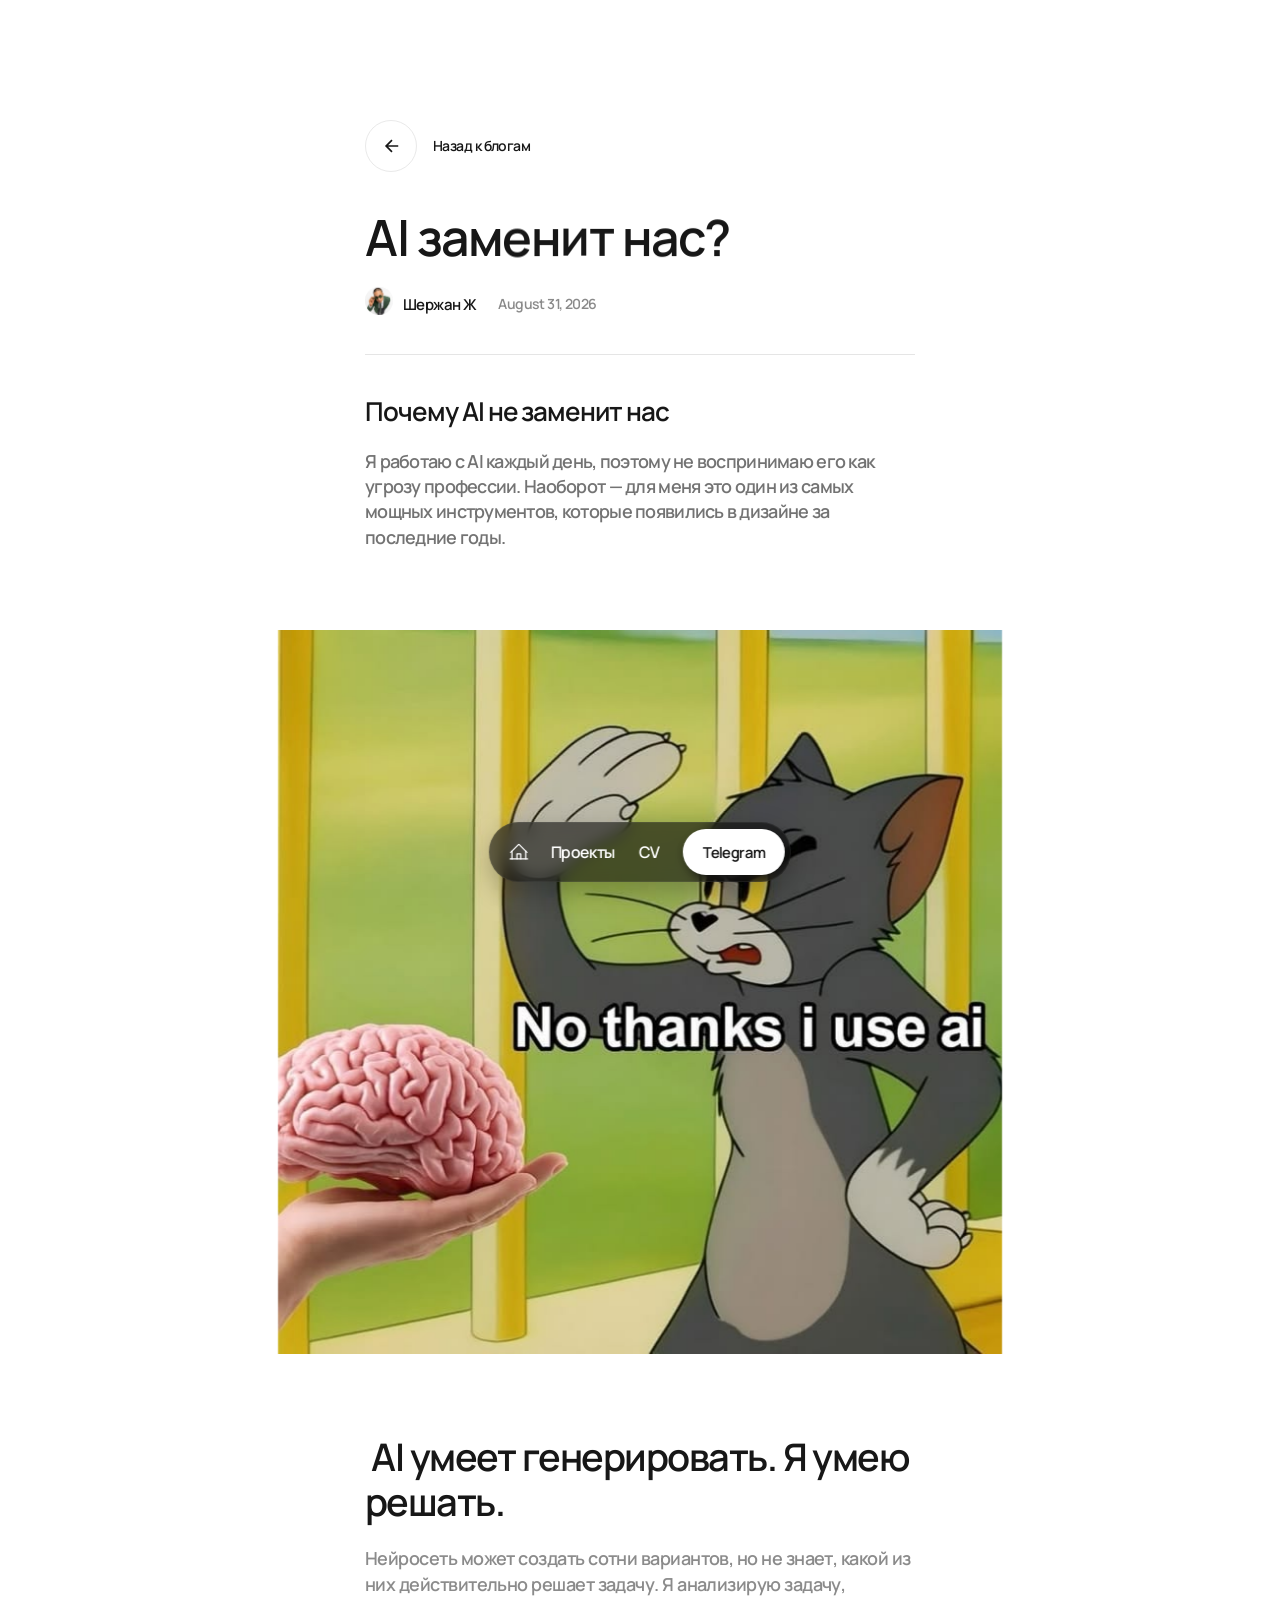
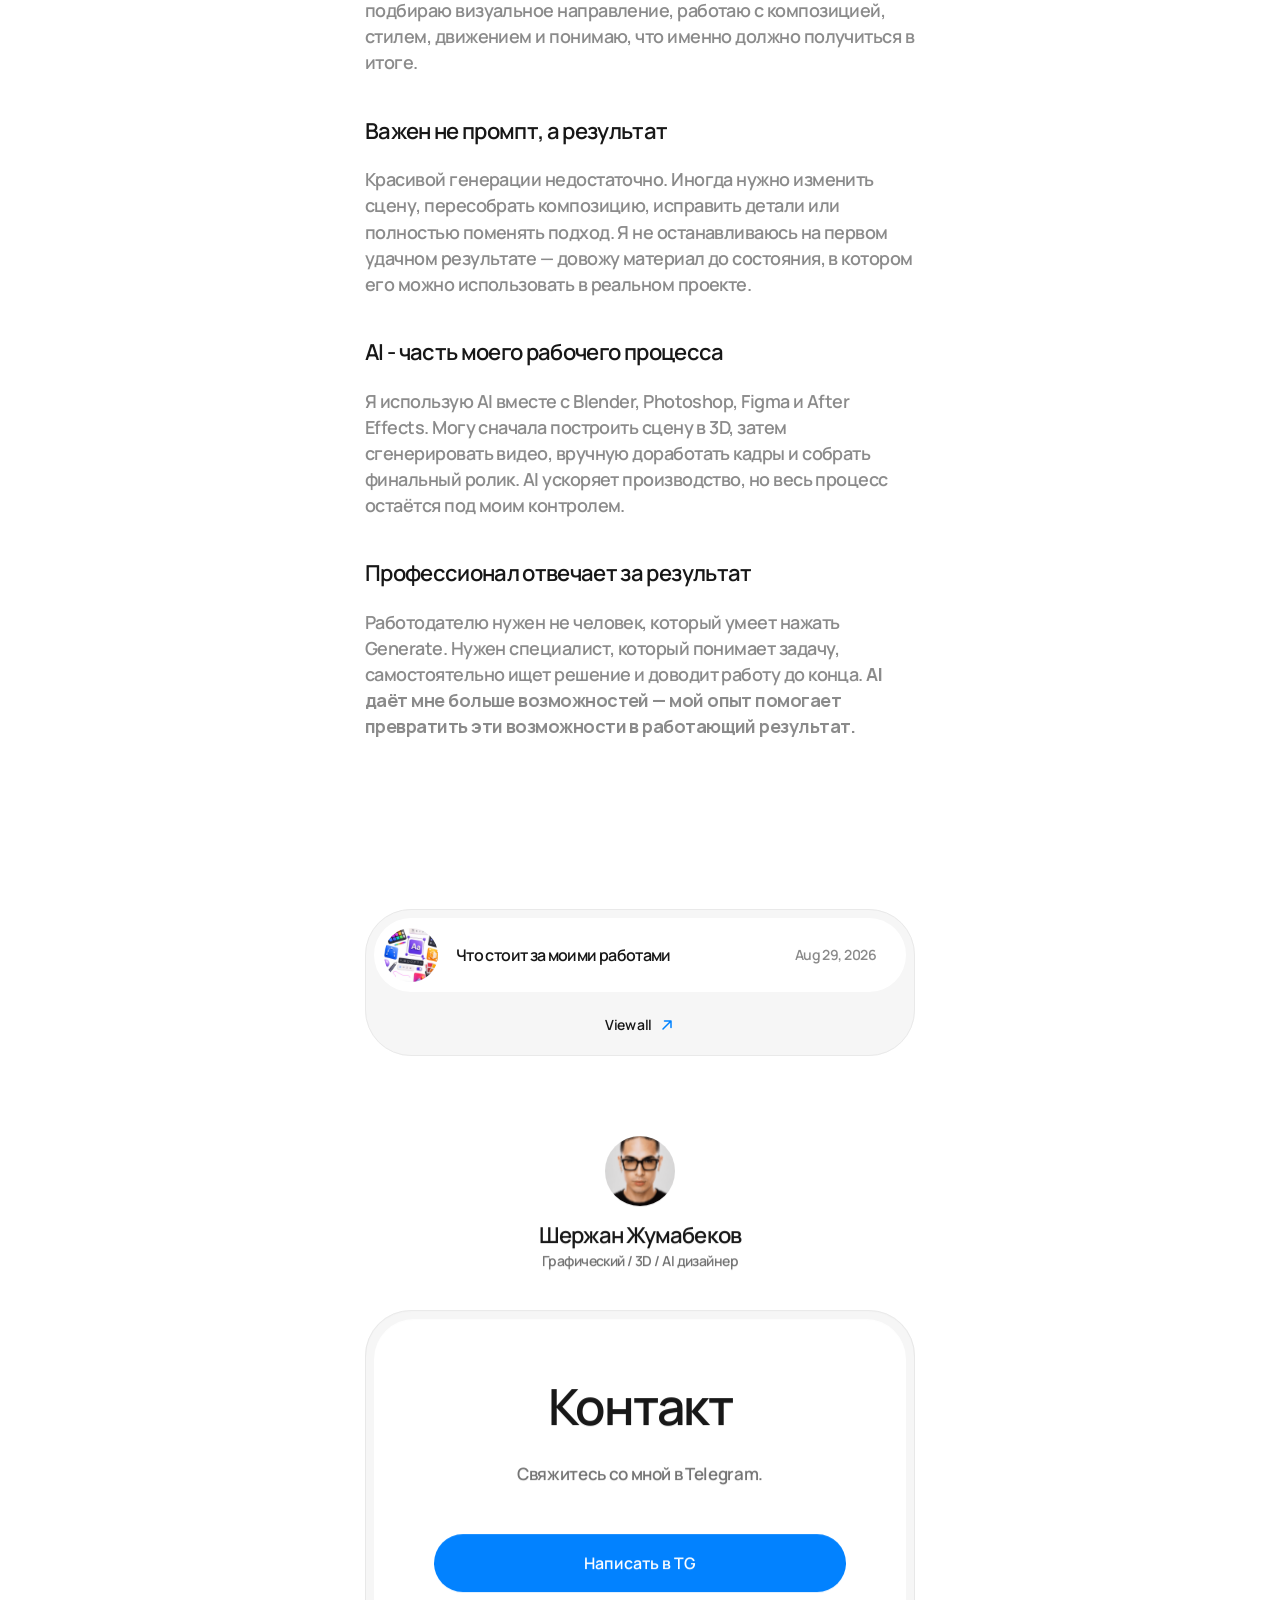
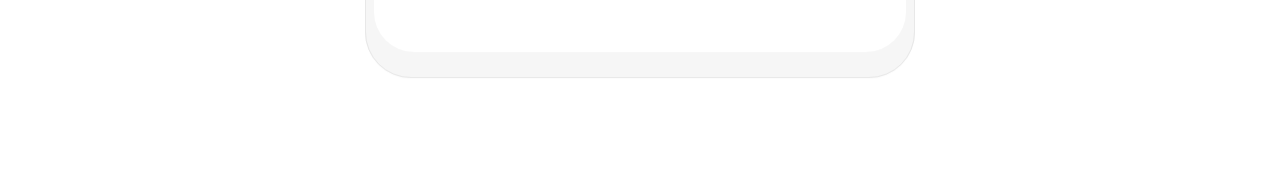
<file: blog/why-storytelling-matters-in-web-design/index.html>
<!DOCTYPE html>
<html lang="ru" data-redirect-timezone="1"><head><meta charset="utf-8">
	
	<meta name="viewport" content="width=device-width">
	
	<title>AI заменит нас? - badbox</title>
    <link rel="canonical" href="https://badbox.art/blog/why-storytelling-matters-in-web-design"><meta property="og:url" content="https://badbox.art/blog/why-storytelling-matters-in-web-design"><meta name="description" content="Портфолио">
    
    
    <link href="../../assets/3d6a0a3b9c50b94c.svg" rel="icon" media="(prefers-color-scheme: light)">
    <link href="../../assets/3d6a0a3b9c50b94c.svg" rel="icon" media="(prefers-color-scheme: dark)">
    <link rel="apple-touch-icon" href="../../assets/d44ceb33032a2ff4.png">
    <!-- Open Graph -->
    <meta property="og:type" content="website">
    <meta property="og:title" content="AI заменит нас? - My Framer Site">
    <meta property="og:description" content="Портфолио">
    <meta property="og:image" content="https://badbox.art/assets/4b204fa4a8408625.png">
    <!-- X -->
    <meta name="twitter:card" content="summary_large_image">
    <meta name="twitter:title" content="AI заменит нас? - My Framer Site">
    <meta name="twitter:description" content="Портфолио">
    <meta name="twitter:image" content="https://badbox.art/assets/4b204fa4a8408625.png">
	
	
	
	
	<!-- Start of headStart -->
    
    <!-- End of headStart -->
	
	<style data-framer-font-css="">/* cyrillic-ext */
@font-face {
  font-family: 'Manrope';
  font-style: normal;
  font-weight: 600;
  font-display: swap;
  src: url("../../assets/c7fd4d1809a93c6b.woff2") format('woff2');
  unicode-range: U+0460-052F, U+1C80-1C8A, U+20B4, U+2DE0-2DFF, U+A640-A69F, U+FE2E-FE2F;
}
/* cyrillic */
@font-face {
  font-family: 'Manrope';
  font-style: normal;
  font-weight: 600;
  font-display: swap;
  src: url("../../assets/e3d16c8e3292f7d4.woff2") format('woff2');
  unicode-range: U+0301, U+0400-045F, U+0490-0491, U+04B0-04B1, U+2116;
}
/* greek */
@font-face {
  font-family: 'Manrope';
  font-style: normal;
  font-weight: 600;
  font-display: swap;
  src: url("../../assets/1ceaa93be93a7d6b.woff2") format('woff2');
  unicode-range: U+0370-0377, U+037A-037F, U+0384-038A, U+038C, U+038E-03A1, U+03A3-03FF;
}
/* vietnamese */
@font-face {
  font-family: 'Manrope';
  font-style: normal;
  font-weight: 600;
  font-display: swap;
  src: url("../../assets/5369d9e214bd3a93.woff2") format('woff2');
  unicode-range: U+0102-0103, U+0110-0111, U+0128-0129, U+0168-0169, U+01A0-01A1, U+01AF-01B0, U+0300-0301, U+0303-0304, U+0308-0309, U+0323, U+0329, U+1EA0-1EF9, U+20AB;
}
/* latin-ext */
@font-face {
  font-family: 'Manrope';
  font-style: normal;
  font-weight: 600;
  font-display: swap;
  src: url("../../assets/22b20265c365558c.woff2") format('woff2');
  unicode-range: U+0100-02BA, U+02BD-02C5, U+02C7-02CC, U+02CE-02D7, U+02DD-02FF, U+0304, U+0308, U+0329, U+1D00-1DBF, U+1E00-1E9F, U+1EF2-1EFF, U+2020, U+20A0-20AB, U+20AD-20C0, U+2113, U+2C60-2C7F, U+A720-A7FF;
}
/* latin */
@font-face {
  font-family: 'Manrope';
  font-style: normal;
  font-weight: 600;
  font-display: swap;
  src: url("../../assets/4003d8cee9e21e2f.woff2") format('woff2');
  unicode-range: U+0000-00FF, U+0131, U+0152-0153, U+02BB-02BC, U+02C6, U+02DA, U+02DC, U+0304, U+0308, U+0329, U+2000-206F, U+20AC, U+2122, U+2191, U+2193, U+2212, U+2215, U+FEFF, U+FFFD;
}
/* cyrillic-ext */
@font-face {
  font-family: 'Fragment Mono';
  font-style: normal;
  font-weight: 400;
  src: url("../../assets/d0ce28144ab29287.woff2") format('woff2');
  unicode-range: U+0460-052F, U+1C80-1C8A, U+20B4, U+2DE0-2DFF, U+A640-A69F, U+FE2E-FE2F;
}
/* latin-ext */
@font-face {
  font-family: 'Fragment Mono';
  font-style: normal;
  font-weight: 400;
  src: url("../../assets/e98db32b03ffb6a8.woff2") format('woff2');
  unicode-range: U+0100-02BA, U+02BD-02C5, U+02C7-02CC, U+02CE-02D7, U+02DD-02FF, U+0304, U+0308, U+0329, U+1D00-1DBF, U+1E00-1E9F, U+1EF2-1EFF, U+2020, U+20A0-20AB, U+20AD-20C0, U+2113, U+2C60-2C7F, U+A720-A7FF;
}
/* latin */
@font-face {
  font-family: 'Fragment Mono';
  font-style: normal;
  font-weight: 400;
  src: url("../../assets/b134768b721cde19.woff2") format('woff2');
  unicode-range: U+0000-00FF, U+0131, U+0152-0153, U+02BB-02BC, U+02C6, U+02DA, U+02DC, U+0304, U+0308, U+0329, U+2000-206F, U+20AC, U+2122, U+2191, U+2193, U+2212, U+2215, U+FEFF, U+FFFD;
}

@font-face { font-family: "Inter"; src: url("../../assets/ba02b29b109b0773.woff2"); font-display: swap; font-style: normal; font-weight: 400; unicode-range: U+0460-052F, U+1C80-1C88, U+20B4, U+2DE0-2DFF, U+A640-A69F, U+FE2E-FE2F }
@font-face { font-family: "Inter"; src: url("../../assets/d342a0351181483e.woff2"); font-display: swap; font-style: normal; font-weight: 400; unicode-range: U+0301, U+0400-045F, U+0490-0491, U+04B0-04B1, U+2116 }
@font-face { font-family: "Inter"; src: url("../../assets/29ec2a1bd449544c.woff2"); font-display: swap; font-style: normal; font-weight: 400; unicode-range: U+1F00-1FFF }
@font-face { font-family: "Inter"; src: url("../../assets/2666a469c59bd1f6.woff2"); font-display: swap; font-style: normal; font-weight: 400; unicode-range: U+0370-03FF }
@font-face { font-family: "Inter"; src: url("../../assets/ca74d6701961184b.woff2"); font-display: swap; font-style: normal; font-weight: 400; unicode-range: U+0100-024F, U+0259, U+1E00-1EFF, U+2020, U+20A0-20AB, U+20AD-20CF, U+2113, U+2C60-2C7F, U+A720-A7FF }
@font-face { font-family: "Inter"; src: url("../../assets/5afd6099115c5013.woff2"); font-display: swap; font-style: normal; font-weight: 400; unicode-range: U+0000-00FF, U+0131, U+0152-0153, U+02BB-02BC, U+02C6, U+02DA, U+02DC, U+2000-206F, U+2070, U+2074-207E, U+2080-208E, U+20AC, U+2122, U+2191, U+2193, U+2212, U+2215, U+FEFF, U+FFFD }
@font-face { font-family: "Inter"; src: url("../../assets/b055aed328b37954.woff2"); font-display: swap; font-style: normal; font-weight: 400; unicode-range: U+0102-0103, U+0110-0111, U+0128-0129, U+0168-0169, U+01A0-01A1, U+01AF-01B0, U+1EA0-1EF9, U+20AB }
@font-face { font-family: "Inter"; src: url("../../assets/61418a355f788553.woff2"); font-display: swap; font-style: normal; font-weight: 400; unicode-range: U+0000-00FF, U+0131, U+0152-0153, U+02BB-02BC, U+02C6, U+02DA, U+02DC, U+2000-206F, U+2074, U+20AC, U+2122, U+2191, U+2193, U+2212, U+2215, U+FEFF, U+FFFD }
@font-face { font-family: "Inter"; src: url("../../assets/3d473effb90fe382.woff2"); font-display: swap; font-style: italic; font-weight: 400; unicode-range: U+0460-052F, U+1C80-1C88, U+20B4, U+2DE0-2DFF, U+A640-A69F, U+FE2E-FE2F }
@font-face { font-family: "Inter"; src: url("../../assets/79cc69148c964e21.woff2"); font-display: swap; font-style: italic; font-weight: 400; unicode-range: U+0301, U+0400-045F, U+0490-0491, U+04B0-04B1, U+2116 }
@font-face { font-family: "Inter"; src: url("../../assets/39874444e1b09902.woff2"); font-display: swap; font-style: italic; font-weight: 400; unicode-range: U+1F00-1FFF }
@font-face { font-family: "Inter"; src: url("../../assets/b8b4c65d650e8243.woff2"); font-display: swap; font-style: italic; font-weight: 400; unicode-range: U+0370-03FF }
@font-face { font-family: "Inter"; src: url("../../assets/0cdb6a6ecb3a70ce.woff2"); font-display: swap; font-style: italic; font-weight: 400; unicode-range: U+0100-024F, U+0259, U+1E00-1EFF, U+2020, U+20A0-20AB, U+20AD-20CF, U+2113, U+2C60-2C7F, U+A720-A7FF }
@font-face { font-family: "Inter"; src: url("../../assets/1ef5587c1bcb244c.woff2"); font-display: swap; font-style: italic; font-weight: 400; unicode-range: U+0000-00FF, U+0131, U+0152-0153, U+02BB-02BC, U+02C6, U+02DA, U+02DC, U+2000-206F, U+2070, U+2074-207E, U+2080-208E, U+20AC, U+2122, U+2191, U+2193, U+2212, U+2215, U+FEFF, U+FFFD }
@font-face { font-family: "Inter"; src: url("../../assets/d84988c361aa82fa.woff2"); font-display: swap; font-style: italic; font-weight: 400; unicode-range: U+0102-0103, U+0110-0111, U+0128-0129, U+0168-0169, U+01A0-01A1, U+01AF-01B0, U+1EA0-1EF9, U+20AB }
@font-face { font-family: "Inter"; src: url("../../assets/48d547890ca14616.woff2"); font-display: swap; font-style: normal; font-weight: 700; unicode-range: U+0460-052F, U+1C80-1C88, U+20B4, U+2DE0-2DFF, U+A640-A69F, U+FE2E-FE2F }
@font-face { font-family: "Inter"; src: url("../../assets/b7bcaf4d3812f980.woff2"); font-display: swap; font-style: normal; font-weight: 700; unicode-range: U+0301, U+0400-045F, U+0490-0491, U+04B0-04B1, U+2116 }
@font-face { font-family: "Inter"; src: url("../../assets/f5679bd140c345da.woff2"); font-display: swap; font-style: normal; font-weight: 700; unicode-range: U+1F00-1FFF }
@font-face { font-family: "Inter"; src: url("../../assets/4c7778edc8ca1cb1.woff2"); font-display: swap; font-style: normal; font-weight: 700; unicode-range: U+0370-03FF }
@font-face { font-family: "Inter"; src: url("../../assets/388a7c4ebd43469a.woff2"); font-display: swap; font-style: normal; font-weight: 700; unicode-range: U+0100-024F, U+0259, U+1E00-1EFF, U+2020, U+20A0-20AB, U+20AD-20CF, U+2113, U+2C60-2C7F, U+A720-A7FF }
@font-face { font-family: "Inter"; src: url("../../assets/cd48ba5f964ee1a0.woff2"); font-display: swap; font-style: normal; font-weight: 700; unicode-range: U+0000-00FF, U+0131, U+0152-0153, U+02BB-02BC, U+02C6, U+02DA, U+02DC, U+2000-206F, U+2070, U+2074-207E, U+2080-208E, U+20AC, U+2122, U+2191, U+2193, U+2212, U+2215, U+FEFF, U+FFFD }
@font-face { font-family: "Inter"; src: url("../../assets/c0215d82c6dd9ed2.woff2"); font-display: swap; font-style: normal; font-weight: 700; unicode-range: U+0102-0103, U+0110-0111, U+0128-0129, U+0168-0169, U+01A0-01A1, U+01AF-01B0, U+1EA0-1EF9, U+20AB }
@font-face { font-family: "Inter"; src: url("../../assets/1f1f2cc180697dbd.woff2"); font-display: swap; font-style: italic; font-weight: 700; unicode-range: U+0460-052F, U+1C80-1C88, U+20B4, U+2DE0-2DFF, U+A640-A69F, U+FE2E-FE2F }
@font-face { font-family: "Inter"; src: url("../../assets/1f3e1827f7fa5bac.woff2"); font-display: swap; font-style: italic; font-weight: 700; unicode-range: U+0301, U+0400-045F, U+0490-0491, U+04B0-04B1, U+2116 }
@font-face { font-family: "Inter"; src: url("../../assets/2ca7f64738741418.woff2"); font-display: swap; font-style: italic; font-weight: 700; unicode-range: U+1F00-1FFF }
@font-face { font-family: "Inter"; src: url("../../assets/0c089940c6ec5a6c.woff2"); font-display: swap; font-style: italic; font-weight: 700; unicode-range: U+0370-03FF }
@font-face { font-family: "Inter"; src: url("../../assets/dfa7f96c71c1563d.woff2"); font-display: swap; font-style: italic; font-weight: 700; unicode-range: U+0100-024F, U+0259, U+1E00-1EFF, U+2020, U+20A0-20AB, U+20AD-20CF, U+2113, U+2C60-2C7F, U+A720-A7FF }
@font-face { font-family: "Inter"; src: url("../../assets/b59b5fa8f1d5e251.woff2"); font-display: swap; font-style: italic; font-weight: 700; unicode-range: U+0000-00FF, U+0131, U+0152-0153, U+02BB-02BC, U+02C6, U+02DA, U+02DC, U+2000-206F, U+2070, U+2074-207E, U+2080-208E, U+20AC, U+2122, U+2191, U+2193, U+2212, U+2215, U+FEFF, U+FFFD }
@font-face { font-family: "Inter"; src: url("../../assets/e340c6acada33bd1.woff2"); font-display: swap; font-style: italic; font-weight: 700; unicode-range: U+0102-0103, U+0110-0111, U+0128-0129, U+0168-0169, U+01A0-01A1, U+01AF-01B0, U+1EA0-1EF9, U+20AB }
@font-face { font-family: "Manrope"; src: url("../../assets/b00e3a79b8e3e734.woff2"); font-display: swap; font-style: normal; font-weight: 700 }
@font-face { font-family: "Manrope Placeholder"; src: local("Arial"); ascent-override: 102.74%; descent-override: 28.91%; line-gap-override: 0.00%; size-adjust: 103.76% }
@font-face { font-family: "Inter Placeholder"; src: local("Arial"); ascent-override: 89.79%; descent-override: 22.36%; line-gap-override: 0.00%; size-adjust: 107.89% }</style>
	
	
	<meta name="robots" content="max-image-preview:large"><style data-framer-css-ssr-minified="" data-framer-components="framer-lib-cursors-host framer-jVo48 PropertyOverrides framer-qORA3 framer-OJB6P framer-lib-combinedCSSRules framer-X8zjM framer-0i5Uy framer-LXbWX framer-lib-form-plain-text-input framer-vWtJe framer-Cd0a8 framer-LKsRy framer-kKnfs framer-UKeij framer-PbmDO">html,body,#main{box-sizing:border-box;margin:0;padding:0}:root{-webkit-font-smoothing:antialiased;-moz-osx-font-smoothing:grayscale}*{box-sizing:border-box;-webkit-font-smoothing:inherit}h1,h2,h3,h4,h5,h6,p,figure{margin:0}body,input,textarea,select,button{font-family:sans-serif;font-size:12px}body{--token-40ce9490-fd39-410b-ac94-e510e1ad0c12:#fff;--token-dabf75b6-d636-4775-a1b9-f983143bce1c:#0082FF;--token-52aefa32-77ec-4839-a61f-af30919fc997:#0082FF;--token-743329cd-86bc-44bd-b549-0685bbd4b126:#171717;--token-0123e7d6-2f68-45c5-a99e-1cde484b2234:#f6f6f6;--token-8548e355-ddb7-4ee9-9e83-12626e62cd19:#fff;--token-f4d62661-1ad3-4941-8028-34f486312ad1:#050505;--token-d26d0a6a-bee9-45a2-90b0-4331e05dae91:#0b0b0b99;--token-06893589-c0f0-46a9-a272-d1bb23e77a6a:#c7ff97;--framer-will-change-override:none}@supports (background:-webkit-named-image(i)) and (not (grid-template-rows:subgrid)){body{--framer-will-change-override:transform}}@supports (background:-webkit-named-image(i)) and (not (position-area:top right)){body{--framer-will-change-filter-override:filter}}[data-framer-component-type=Text] div div span,[data-framer-component-type=Text] a div span,[data-framer-component-type=Text] span span span,[data-framer-component-type=Text] p span span,[data-framer-component-type=Text] h1 span span,[data-framer-component-type=Text] h2 span span,[data-framer-component-type=Text] h3 span span,[data-framer-component-type=Text] h4 span span,[data-framer-component-type=Text] h5 span span,[data-framer-component-type=Text] h6 span span,[data-framer-component-type=Text] a{font-family:var(--font-family);font-style:var(--font-style);font-weight:min(calc(var(--framer-font-weight-increase,0) + var(--font-weight,400)), 900);color:var(--text-color);letter-spacing:var(--letter-spacing);font-size:var(--font-size);text-transform:var(--text-transform);--text-decoration:var(--framer-text-decoration-style,solid) var(--framer-text-decoration,none) var(--framer-text-decoration-color,currentcolor) var(--framer-text-decoration-thickness,auto);--text-decoration-skip-ink:var(--framer-text-decoration-skip-ink);--text-underline-offset:var(--framer-text-decoration-offset);line-height:var(--line-height);--font-family:var(--framer-font-family);--font-style:var(--framer-font-style);--font-weight:var(--framer-font-weight);--text-color:var(--framer-text-color);--letter-spacing:var(--framer-letter-spacing);--font-size:var(--framer-font-size);--text-transform:var(--framer-text-transform);--line-height:var(--framer-line-height)}@supports not (color:color(display-p3 1 1 1)){p.framer-text,div.framer-text,h1.framer-text,h2.framer-text,h3.framer-text,h4.framer-text,h5.framer-text,h6.framer-text,li.framer-text,ol.framer-text,ul.framer-text,span.framer-text:not([data-text-fill]){color:var(--framer-blockquote-text-color-rgb,var(--framer-blockquote-text-color,var(--framer-text-color-rgb,var(--framer-text-color,#000))));-webkit-text-stroke-color:var(--framer-text-stroke-color-rgb,var(--framer-text-stroke-color,initial))}mark.framer-text{background-color:var(--framer-blockquote-text-background-color-rgb,var(--framer-blockquote-text-background-color,var(--framer-text-background-color-rgb,var(--framer-text-background-color,initial))))}}@supports not (color:color(display-p3 1 1 1)){code.framer-text,code.framer-text span.framer-text:not([data-text-fill]){color:var(--framer-blockquote-text-color-rgb,var(--framer-blockquote-text-color,var(--framer-code-text-color-rgb,var(--framer-code-text-color,var(--framer-text-color-rgb,var(--framer-text-color,#000))))))}}@supports not (color:color(display-p3 1 1 1)){a.framer-text,span.framer-text[data-nested-link]{color:var(--framer-link-text-color-rgb,var(--framer-link-text-color,var(--framer-blockquote-text-color-rgb,var(--framer-blockquote-text-color,var(--framer-text-color-rgb,var(--framer-text-color,#000))))));background-color:var(--framer-link-text-background-color-rgb,var(--framer-link-text-background-color,initial));-webkit-text-decoration-color:var(--framer-link-text-decoration-color-rgb,var(--framer-link-text-decoration-color,var(--framer-text-decoration-color-rgb,var(--framer-text-decoration-color,currentcolor))));text-decoration-color:var(--framer-link-text-decoration-color-rgb,var(--framer-link-text-decoration-color,var(--framer-text-decoration-color-rgb,var(--framer-text-decoration-color,currentcolor))))}}@supports not (color:color(display-p3 1 1 1)){code.framer-text a.framer-text,code.framer-text a.framer-text span.framer-text:not([data-text-fill]),code.framer-text span.framer-text[data-nested-link],code.framer-text span.framer-text[data-nested-link] span.framer-text:not([data-text-fill]){color:var(--framer-link-text-color-rgb,var(--framer-link-text-color,var(--framer-blockquote-text-color-rgb,var(--framer-blockquote-text-color,var(--framer-code-text-color-rgb,var(--framer-code-text-color,var(--framer-text-color-rgb,var(--framer-text-color,#000))))))))}}@supports not (color:color(display-p3 1 1 1)){a.framer-text:hover,span.framer-text[data-nested-link]:hover{color:var(--framer-link-hover-text-color-rgb,var(--framer-link-hover-text-color,var(--framer-link-text-color-rgb,var(--framer-link-text-color,var(--framer-blockquote-text-color-rgb,var(--framer-blockquote-text-color,var(--framer-text-color-rgb,var(--framer-text-color,#000))))))));background-color:var(--framer-link-hover-text-background-color-rgb,var(--framer-link-hover-text-background-color,var(--framer-link-text-background-color-rgb,var(--framer-link-text-background-color,var(--framer-text-background-color-rgb,var(--framer-text-background-color,initial))))));-webkit-text-decoration-color:var(--framer-link-hover-text-decoration-color-rgb,var(--framer-link-hover-text-decoration-color,var(--framer-link-text-decoration-color-rgb,var(--framer-link-text-decoration-color,var(--framer-text-decoration-color-rgb,var(--framer-text-decoration-color,currentcolor))))));text-decoration-color:var(--framer-link-hover-text-decoration-color-rgb,var(--framer-link-hover-text-decoration-color,var(--framer-link-text-decoration-color-rgb,var(--framer-link-text-decoration-color,var(--framer-text-decoration-color-rgb,var(--framer-text-decoration-color,currentcolor))))))}}@supports not (color:color(display-p3 1 1 1)){code.framer-text a.framer-text:hover,code.framer-text span.framer-text[data-nested-link]:hover{color:var(--framer-link-hover-text-color-rgb,var(--framer-link-hover-text-color,var(--framer-link-text-color-rgb,var(--framer-link-text-color,var(--framer-blockquote-text-color-rgb,var(--framer-blockquote-text-color,var(--framer-code-text-color-rgb,var(--framer-code-text-color,var(--framer-text-color-rgb,var(--framer-text-color,#000))))))))))}}@supports not (color:color(display-p3 1 1 1)){a.framer-text[data-framer-page-link-current],span.framer-text[data-framer-page-link-current]{color:var(--framer-link-current-text-color-rgb,var(--framer-link-current-text-color,var(--framer-link-text-color-rgb,var(--framer-link-text-color,var(--framer-text-color-rgb,var(--framer-text-color,#000))))));background-color:var(--framer-link-current-text-background-color-rgb,var(--framer-link-current-text-background-color,var(--framer-link-text-background-color-rgb,var(--framer-link-text-background-color,var(--framer-text-background-color-rgb,var(--framer-text-background-color,initial))))));-webkit-text-decoration-color:var(--framer-link-current-text-decoration-color-rgb,var(--framer-link-current-text-decoration-color,var(--framer-link-text-decoration-color-rgb,var(--framer-link-text-decoration-color,var(--framer-text-decoration-color-rgb,var(--framer-text-decoration-color,currentcolor))))));text-decoration-color:var(--framer-link-current-text-decoration-color-rgb,var(--framer-link-current-text-decoration-color,var(--framer-link-text-decoration-color-rgb,var(--framer-link-text-decoration-color,var(--framer-text-decoration-color-rgb,var(--framer-text-decoration-color,currentcolor))))))}}@supports not (color:color(display-p3 1 1 1)){code.framer-text a.framer-text[data-framer-page-link-current],code.framer-text a.framer-text[data-framer-page-link-current] span.framer-text:not([data-text-fill]),code.framer-text span.framer-text[data-framer-page-link-current],code.framer-text span.framer-text[data-framer-page-link-current] span.framer-text:not([data-text-fill]){color:var(--framer-link-current-text-color-rgb,var(--framer-link-current-text-color,var(--framer-link-text-color-rgb,var(--framer-link-text-color,var(--framer-code-text-color-rgb,var(--framer-code-text-color,var(--framer-text-color-rgb,var(--framer-text-color,#000))))))));background-color:var(--framer-link-current-text-background-color-rgb,var(--framer-link-current-text-background-color,var(--framer-link-text-background-color-rgb,var(--framer-link-text-background-color,var(--framer-text-background-color-rgb,var(--framer-text-background-color,initial))))))}}@supports not (color:color(display-p3 1 1 1)){a.framer-text[data-framer-page-link-current]:hover,span.framer-text[data-framer-page-link-current]:hover{color:var(--framer-link-hover-text-color-rgb,var(--framer-link-hover-text-color,var(--framer-link-current-text-color-rgb,var(--framer-link-current-text-color,var(--framer-link-text-color-rgb,var(--framer-link-text-color,var(--framer-code-text-color-rgb,var(--framer-code-text-color,var(--framer-text-color-rgb,var(--framer-text-color,#000))))))))));background-color:var(--framer-link-hover-text-background-color-rgb,var(--framer-link-hover-text-background-color,var(--framer-link-current-text-background-color-rgb,var(--framer-link-current-text-background-color,var(--framer-link-text-background-color-rgb,var(--framer-link-text-background-color,initial))))));-webkit-text-decoration-color:var(--framer-link-hover-text-decoration-color-rgb,var(--framer-link-hover-text-decoration-color,var(--framer-link-current-text-decoration-color-rgb,var(--framer-link-current-text-decoration-color,var(--framer-link-text-decoration-color-rgb,var(--framer-link-text-decoration-color,var(--framer-text-decoration-color-rgb,var(--framer-text-decoration-color,currentcolor))))))));text-decoration-color:var(--framer-link-hover-text-decoration-color-rgb,var(--framer-link-hover-text-decoration-color,var(--framer-link-current-text-decoration-color-rgb,var(--framer-link-current-text-decoration-color,var(--framer-link-text-decoration-color-rgb,var(--framer-link-text-decoration-color,var(--framer-text-decoration-color-rgb,var(--framer-text-decoration-color,currentcolor))))))))}}@supports not (color:color(display-p3 1 1 1)){code.framer-text a.framer-text[data-framer-page-link-current]:hover,code.framer-text a.framer-text[data-framer-page-link-current]:hover span.framer-text:not([data-text-fill]),code.framer-text span.framer-text[data-framer-page-link-current]:hover,code.framer-text span.framer-text[data-framer-page-link-current]:hover span.framer-text:not([data-text-fill]){color:var(--framer-link-hover-text-color-rgb,var(--framer-link-hover-text-color,var(--framer-link-current-text-color-rgb,var(--framer-link-current-text-color,var(--framer-link-text-color-rgb,var(--framer-link-text-color,var(--framer-code-text-color-rgb,var(--framer-code-text-color,var(--framer-text-color-rgb,var(--framer-text-color,#000))))))))));background-color:var(--framer-link-hover-text-background-color-rgb,var(--framer-link-hover-text-background-color,var(--framer-link-current-text-background-color-rgb,var(--framer-link-current-text-background-color,var(--framer-link-text-background-color-rgb,var(--framer-link-text-background-color,initial))))))}}[data-framer-component-type=Stack]:not([data-framer-generated])>*,[data-framer-component-type=Stack]:not([data-framer-generated])>[data-framer-component-type],NavigationContainer [data-framer-component-type=NavigationContainer]>*,[data-framer-component-type=NavigationContainer]>[data-framer-component-type]{position:relative}@supports not (overflow:clip){:root{--overflow-clip-fallback:hidden}}@supports (background:-webkit-named-image(i)) and (not (contain-intrinsic-size:inherit)){div.framer-text,p.framer-text,h1.framer-text,h2.framer-text,h3.framer-text,h4.framer-text,h5.framer-text,h6.framer-text,ol.framer-text,ul.framer-text,li.framer-text,blockquote.framer-text,.framer-text.framer-image{display:var(--text-truncation-display-inline-for-safari-16,revert)}div.framer-text:after,p.framer-text:after,h1.framer-text:after,h2.framer-text:after,h3.framer-text:after,h4.framer-text:after,h5.framer-text:after,h6.framer-text:after,ol.framer-text:after,ul.framer-text:after,li.framer-text:after,blockquote.framer-text:after,.framer-text.framer-image:after{content:var(--text-truncation-line-break-for-safari-16);white-space:pre}.framer-text.framer-text-module,.framer-text.framer-table-wrapper{display:var(--text-truncation-display-none-for-safari-16,revert)}p.framer-text[data-text-fill]{display:var(--text-truncation-display-inline-for-safari-16,inline-block)}}@supports (corner-shape:superellipse(2)){:root{--one-if-corner-shape-supported:1}}.framer-cursor-none,.framer-cursor-none *{cursor:none!important}.framer-pointer-events-none,.framer-pointer-events-none *{pointer-events:none!important}.framer-jVo48.framer-rdeizm,.framer-jVo48 .framer-rdeizm{display:block}.framer-jVo48.framer-1595k7h{background-color:var(--token-40ce9490-fd39-410b-ac94-e510e1ad0c12,#fff);flex-flow:column;place-content:center flex-start;align-items:center;gap:0;width:100%;height:min-content;padding:0;display:flex;position:relative;overflow:hidden}.framer-jVo48 .framer-1bb5qds-container{bottom:calc(calc(100% - min(var(--framer-viewport-height,100%), 100%)) + 18px);height:auto;position:var(--framer-canvas-fixed-position,fixed);z-index:9;flex:none;order:-1000;width:auto;left:50%;transform:translate(-50%)}.framer-jVo48 .framer-r8c4fi{margin:0;background:0 0;flex-grow:1;width:0;height:0;margin-bottom:0;position:relative}.framer-jVo48 .framer-o5ty8u-container{flex:none;order:1002;width:100%;height:auto;position:relative}[data-layout-template=true]>#overlay{margin-bottom:0}@media (max-width:609.98px){.framer-jVo48 .framer-1bb5qds-container{bottom:calc(calc(100% - min(var(--framer-viewport-height,100%), 100%)) + 13px)}}.ssr-variant{display:contents}.framer-qORA3.framer-icpp9q,.framer-qORA3 .framer-icpp9q{display:block}.framer-qORA3.framer-90s5sz{flex-flow:column;place-content:flex-start center;align-items:flex-start;gap:10px;width:min-content;height:60px;padding:0 6px 0 13px;display:flex;position:relative;overflow:visible}.framer-qORA3 .framer-1ke43e7{flex-flow:row;flex:none;place-content:center flex-start;align-items:center;gap:15px;width:min-content;height:min-content;padding:0;display:flex;position:relative;overflow:visible}.framer-qORA3 .framer-7ygwa6{will-change:var(--framer-will-change-effect-override,transform);flex-flow:row;flex:none;place-content:center;align-items:center;gap:10px;width:34px;height:34px;padding:0;text-decoration:none;display:flex;position:relative;overflow:visible}.framer-qORA3 .framer-1ff30wl{flex:none;width:20px;height:auto;position:relative}.framer-qORA3 .framer-1a6cu04{flex-flow:row;flex:none;place-content:center;align-items:center;gap:24px;width:min-content;height:min-content;padding:0;display:flex;position:relative;overflow:visible}.framer-qORA3 .framer-1gpwifh,.framer-qORA3 .framer-8kzfzb{white-space:pre;flex:none;width:auto;height:auto;position:relative}.framer-qORA3 .framer-1h5ivqb-container{flex:none;width:auto;height:46px;position:relative}@media (max-width:609px) and (min-width:0){.framer-S2Kkv .framer-styles-preset-nkjnht:not(.rich-text-wrapper),.framer-S2Kkv .framer-styles-preset-nkjnht.rich-text-wrapper p{--framer-font-family:"Manrope", "Manrope Placeholder", sans-serif;--framer-font-family-bold:"Manrope", "Manrope Placeholder", sans-serif;--framer-font-open-type-features:normal;--framer-font-size:14px;--framer-font-style:normal;--framer-font-style-bold:normal;--framer-font-variation-axes:normal;--framer-font-weight:600;--framer-font-weight-bold:700;--framer-letter-spacing:-.04em;--framer-line-height:130%;--framer-paragraph-spacing:20px;--framer-text-alignment:start;--framer-text-color:#171717;--framer-text-decoration:none;--framer-text-stroke-color:initial;--framer-text-stroke-width:initial;--framer-text-transform:none}}.framer-lfjCt .framer-styles-preset-2cahi:not(.rich-text-wrapper),.framer-lfjCt .framer-styles-preset-2cahi.rich-text-wrapper a{--framer-link-current-text-color:var(--token-40ce9490-fd39-410b-ac94-e510e1ad0c12,#fff);--framer-link-current-text-decoration:none;--framer-link-hover-text-color:#fff9;--framer-link-hover-text-decoration:none;--framer-link-text-color:var(--token-40ce9490-fd39-410b-ac94-e510e1ad0c12,#fff);--framer-link-text-decoration:none;transition:color .2s cubic-bezier(.44,0,.56,1)}.framer-qORA3[data-border=true]:after,.framer-qORA3 [data-border=true]:after{content:"";border-width:var(--border-top-width,0) var(--border-right-width,0) var(--border-bottom-width,0) var(--border-left-width,0);border-color:var(--border-color,none);border-style:var(--border-style,none);box-sizing:border-box;border-radius:inherit;corner-shape:inherit;pointer-events:none;width:100%;height:100%;position:absolute;top:0;left:0}.framer-OJB6P{-webkit-mask:var(--framer-icon-mask);aspect-ratio:1;-webkit-mask:var(--framer-icon-mask);mask:var(--framer-icon-mask);width:24px;display:block}body{--framer-will-change-override:none}@supports (background:-webkit-named-image(i)) and (not (grid-template-rows:subgrid)){body{--framer-will-change-override:transform}}body{--framer-will-change-filter-override:none}@supports (background:-webkit-named-image(i)) and (not (position-area:top right)){body{--framer-will-change-filter-override:filter}}[data-framer-component-type]{position:absolute}[data-framer-component-type=Text]{cursor:inherit}[data-framer-component-text-autosized] *{white-space:pre}[data-framer-component-type=Text]>*{text-align:var(--framer-text-alignment,start)}[data-framer-component-type=Text] span span,[data-framer-component-type=Text] p span,[data-framer-component-type=Text] h1 span,[data-framer-component-type=Text] h2 span,[data-framer-component-type=Text] h3 span,[data-framer-component-type=Text] h4 span,[data-framer-component-type=Text] h5 span,[data-framer-component-type=Text] h6 span{display:block}[data-framer-component-type=Text] span span span,[data-framer-component-type=Text] p span span,[data-framer-component-type=Text] h1 span span,[data-framer-component-type=Text] h2 span span,[data-framer-component-type=Text] h3 span span,[data-framer-component-type=Text] h4 span span,[data-framer-component-type=Text] h5 span span,[data-framer-component-type=Text] h6 span span{display:unset}[data-framer-component-type=Text] div div span,[data-framer-component-type=Text] a div span,[data-framer-component-type=Text] span span span,[data-framer-component-type=Text] p span span,[data-framer-component-type=Text] h1 span span,[data-framer-component-type=Text] h2 span span,[data-framer-component-type=Text] h3 span span,[data-framer-component-type=Text] h4 span span,[data-framer-component-type=Text] h5 span span,[data-framer-component-type=Text] h6 span span,[data-framer-component-type=Text] a{font-family:var(--font-family);font-style:var(--font-style);font-weight:min(calc(var(--framer-font-weight-increase,0) + var(--font-weight,400)), 900);color:var(--text-color);letter-spacing:var(--letter-spacing);font-size:var(--font-size);text-transform:var(--text-transform);--text-decoration:var(--framer-text-decoration-style,solid) var(--framer-text-decoration,none) var(--framer-text-decoration-color,currentcolor) var(--framer-text-decoration-thickness,auto);--text-decoration-skip-ink:var(--framer-text-decoration-skip-ink);--text-underline-offset:var(--framer-text-decoration-offset);line-height:var(--line-height);--font-family:var(--framer-font-family);--font-style:var(--framer-font-style);--font-weight:var(--framer-font-weight);--text-color:var(--framer-text-color);--letter-spacing:var(--framer-letter-spacing);--font-size:var(--framer-font-size);--text-transform:var(--framer-text-transform);--line-height:var(--framer-line-height)}[data-framer-component-type=Text] a,[data-framer-component-type=Text] a div span,[data-framer-component-type=Text] a span span span,[data-framer-component-type=Text] a p span span,[data-framer-component-type=Text] a h1 span span,[data-framer-component-type=Text] a h2 span span,[data-framer-component-type=Text] a h3 span span,[data-framer-component-type=Text] a h4 span span,[data-framer-component-type=Text] a h5 span span,[data-framer-component-type=Text] a h6 span span{--font-family:var(--framer-link-font-family,var(--framer-font-family));--font-style:var(--framer-link-font-style,var(--framer-font-style));--font-weight:var(--framer-link-font-weight,var(--framer-font-weight));--text-color:var(--framer-link-text-color,var(--framer-text-color));--font-size:var(--framer-link-font-size,var(--framer-font-size));--text-transform:var(--framer-link-text-transform,var(--framer-text-transform));--text-decoration:var(--framer-link-text-decoration-style,var(--framer-text-decoration-style,solid)) var(--framer-link-text-decoration,var(--framer-text-decoration,none)) var(--framer-link-text-decoration-color,var(--framer-text-decoration-color,currentcolor)) var(--framer-link-text-decoration-thickness,var(--framer-text-decoration-thickness,auto));--text-decoration-skip-ink:var(--framer-link-text-decoration-skip-ink,var(--framer-text-decoration-skip-ink));--text-underline-offset:var(--framer-link-text-decoration-offset,var(--framer-text-decoration-offset))}[data-framer-component-type=Text] a:hover,[data-framer-component-type=Text] a div span:hover,[data-framer-component-type=Text] a span span span:hover,[data-framer-component-type=Text] a p span span:hover,[data-framer-component-type=Text] a h1 span span:hover,[data-framer-component-type=Text] a h2 span span:hover,[data-framer-component-type=Text] a h3 span span:hover,[data-framer-component-type=Text] a h4 span span:hover,[data-framer-component-type=Text] a h5 span span:hover,[data-framer-component-type=Text] a h6 span span:hover{--font-family:var(--framer-link-hover-font-family,var(--framer-link-font-family,var(--framer-font-family)));--font-style:var(--framer-link-hover-font-style,var(--framer-link-font-style,var(--framer-font-style)));--font-weight:var(--framer-link-hover-font-weight,var(--framer-link-font-weight,var(--framer-font-weight)));--text-color:var(--framer-link-hover-text-color,var(--framer-link-text-color,var(--framer-text-color)));--font-size:var(--framer-link-hover-font-size,var(--framer-link-font-size,var(--framer-font-size)));--text-transform:var(--framer-link-hover-text-transform,var(--framer-link-text-transform,var(--framer-text-transform)));--text-decoration:var(--framer-link-hover-text-decoration-style,var(--framer-link-text-decoration-style,var(--framer-text-decoration-style,solid))) var(--framer-link-hover-text-decoration,var(--framer-link-text-decoration,var(--framer-text-decoration,none))) var(--framer-link-hover-text-decoration-color,var(--framer-link-text-decoration-color,var(--framer-text-decoration-color,currentcolor))) var(--framer-link-hover-text-decoration-thickness,var(--framer-link-text-decoration-thickness,var(--framer-text-decoration-thickness,auto)));--text-decoration-skip-ink:var(--framer-link-hover-text-decoration-skip-ink,var(--framer-link-text-decoration-skip-ink,var(--framer-text-decoration-skip-ink)));--text-underline-offset:var(--framer-link-hover-text-decoration-offset,var(--framer-link-text-decoration-offset,var(--framer-text-decoration-offset)))}[data-framer-component-type=Text].isCurrent a,[data-framer-component-type=Text].isCurrent a div span,[data-framer-component-type=Text].isCurrent a span span span,[data-framer-component-type=Text].isCurrent a p span span,[data-framer-component-type=Text].isCurrent a h1 span span,[data-framer-component-type=Text].isCurrent a h2 span span,[data-framer-component-type=Text].isCurrent a h3 span span,[data-framer-component-type=Text].isCurrent a h4 span span,[data-framer-component-type=Text].isCurrent a h5 span span,[data-framer-component-type=Text].isCurrent a h6 span span{--font-family:var(--framer-link-current-font-family,var(--framer-link-font-family,var(--framer-font-family)));--font-style:var(--framer-link-current-font-style,var(--framer-link-font-style,var(--framer-font-style)));--font-weight:var(--framer-link-current-font-weight,var(--framer-link-font-weight,var(--framer-font-weight)));--text-color:var(--framer-link-current-text-color,var(--framer-link-text-color,var(--framer-text-color)));--font-size:var(--framer-link-current-font-size,var(--framer-link-font-size,var(--framer-font-size)));--text-transform:var(--framer-link-current-text-transform,var(--framer-link-text-transform,var(--framer-text-transform)));--text-decoration:var(--framer-link-current-text-decoration-style,var(--framer-link-text-decoration-style,var(--framer-text-decoration-style,solid))) var(--framer-link-current-text-decoration,var(--framer-link-text-decoration,var(--framer-text-decoration,none))) var(--framer-link-current-text-decoration-color,var(--framer-link-text-decoration-color,var(--framer-text-decoration-color,currentcolor))) var(--framer-link-current-text-decoration-thickness,var(--framer-link-text-decoration-thickness,var(--framer-text-decoration-thickness,auto)));--text-decoration-skip-ink:var(--framer-link-current-text-decoration-skip-ink,var(--framer-link-text-decoration-skip-ink,var(--framer-text-decoration-skip-ink)));--text-underline-offset:var(--framer-link-current-text-decoration-offset,var(--framer-link-text-decoration-offset,var(--framer-text-decoration-offset)))}[data-framer-component-type=RichTextContainer]{outline:none;flex-direction:column;flex-shrink:0;justify-content:flex-start;display:flex}p.framer-text,div.framer-text,figure.framer-text,h1.framer-text,h2.framer-text,h3.framer-text,h4.framer-text,h5.framer-text,h6.framer-text,ol.framer-text,ul.framer-text{margin:0;padding:0}p.framer-text,div.framer-text,h1.framer-text,h2.framer-text,h3.framer-text,h4.framer-text,h5.framer-text,h6.framer-text,li.framer-text,ol.framer-text,ul.framer-text,mark.framer-text,span.framer-text:not([data-text-fill]){font-family:var(--framer-font-family-preview,var(--framer-blockquote-font-family,var(--framer-font-family,Inter, Inter Placeholder, sans-serif)));font-style:var(--framer-font-style-preview,var(--framer-blockquote-font-style,var(--framer-font-style,normal)));font-weight:var(--framer-font-weight-preview,var(--framer-blockquote-font-weight,var(--framer-font-weight,400)));color:var(--framer-blockquote-text-color,var(--framer-text-color,#000));font-size:calc(var(--framer-blockquote-font-size,var(--framer-font-size,16px)) * var(--framer-font-size-scale,1));letter-spacing:var(--framer-blockquote-letter-spacing,var(--framer-letter-spacing,0));text-transform:var(--framer-blockquote-text-transform,var(--framer-text-transform,none));-webkit-text-decoration-line:var(--framer-blockquote-text-decoration,var(--framer-text-decoration,initial));text-decoration-line:var(--framer-blockquote-text-decoration,var(--framer-text-decoration,initial));-webkit-text-decoration-style:var(--framer-blockquote-text-decoration-style,var(--framer-text-decoration-style,initial));text-decoration-style:var(--framer-blockquote-text-decoration-style,var(--framer-text-decoration-style,initial));-webkit-text-decoration-color:var(--framer-blockquote-text-decoration-color,var(--framer-text-decoration-color,initial));text-decoration-color:var(--framer-blockquote-text-decoration-color,var(--framer-text-decoration-color,initial));text-decoration-thickness:var(--framer-blockquote-text-decoration-thickness,var(--framer-text-decoration-thickness,initial));text-decoration-skip-ink:var(--framer-blockquote-text-decoration-skip-ink,var(--framer-text-decoration-skip-ink,initial));text-underline-offset:var(--framer-blockquote-text-decoration-offset,var(--framer-text-decoration-offset,initial));line-height:var(--framer-blockquote-line-height,var(--framer-line-height,1.2em));text-align:var(--framer-blockquote-text-alignment,var(--framer-text-alignment,start));-webkit-text-stroke-width:var(--framer-text-stroke-width,initial);-webkit-text-stroke-color:var(--framer-text-stroke-color,initial);-moz-font-feature-settings:var(--framer-font-open-type-features,initial);-webkit-font-feature-settings:var(--framer-font-open-type-features,initial);font-feature-settings:var(--framer-font-open-type-features,initial);font-variation-settings:var(--framer-font-variation-axes-preview,var(--framer-font-variation-axes,normal));text-wrap:var(--framer-text-wrap-override,var(--framer-text-wrap))}mark.framer-text,p.framer-text,div.framer-text,h1.framer-text,h2.framer-text,h3.framer-text,h4.framer-text,h5.framer-text,h6.framer-text,li.framer-text,ol.framer-text,ul.framer-text{background-color:var(--framer-blockquote-text-background-color,var(--framer-text-background-color,initial));border-radius:var(--framer-blockquote-text-background-radius,var(--framer-text-background-radius,initial));corner-shape:var(--framer-blockquote-text-background-corner-shape,var(--framer-text-background-corner-shape,initial));padding:var(--framer-blockquote-text-background-padding,var(--framer-text-background-padding,initial))}@supports not (color:color(display-p3 1 1 1)){p.framer-text,div.framer-text,h1.framer-text,h2.framer-text,h3.framer-text,h4.framer-text,h5.framer-text,h6.framer-text,li.framer-text,ol.framer-text,ul.framer-text,span.framer-text:not([data-text-fill]){color:var(--framer-blockquote-text-color-rgb,var(--framer-blockquote-text-color,var(--framer-text-color-rgb,var(--framer-text-color,#000))));-webkit-text-stroke-color:var(--framer-text-stroke-color-rgb,var(--framer-text-stroke-color,initial))}mark.framer-text{background-color:var(--framer-blockquote-text-background-color-rgb,var(--framer-blockquote-text-background-color,var(--framer-text-background-color-rgb,var(--framer-text-background-color,initial))))}}.framer-fit-text .framer-text{white-space:nowrap;white-space-collapse:preserve}strong.framer-text{font-family:var(--framer-blockquote-font-family-bold,var(--framer-font-family-bold));font-style:var(--framer-blockquote-font-style-bold,var(--framer-font-style-bold));font-weight:var(--framer-blockquote-font-weight-bold,var(--framer-font-weight-bold,bolder));font-variation-settings:var(--framer-blockquote-font-variation-axes-bold,var(--framer-font-variation-axes-bold))}em.framer-text{font-family:var(--framer-blockquote-font-family-italic,var(--framer-font-family-italic));font-style:var(--framer-blockquote-font-style-italic,var(--framer-font-style-italic,italic));font-weight:var(--framer-blockquote-font-weight-italic,var(--framer-font-weight-italic));font-variation-settings:var(--framer-blockquote-font-variation-axes-italic,var(--framer-font-variation-axes-italic))}em.framer-text>strong.framer-text{font-family:var(--framer-blockquote-font-family-bold-italic,var(--framer-font-family-bold-italic));font-style:var(--framer-blockquote-font-style-bold-italic,var(--framer-font-style-bold-italic,italic));font-weight:var(--framer-blockquote-font-weight-bold-italic,var(--framer-font-weight-bold-italic,bolder));font-variation-settings:var(--framer-blockquote-font-variation-axes-bold-italic,var(--framer-font-variation-axes-bold-italic))}p.framer-text:not(:first-child),div.framer-text:not(:first-child),h1.framer-text:not(:first-child),h2.framer-text:not(:first-child),h3.framer-text:not(:first-child),h4.framer-text:not(:first-child),h5.framer-text:not(:first-child),h6.framer-text:not(:first-child),ol.framer-text:not(:first-child),ul.framer-text:not(:first-child),blockquote.framer-text:not(:first-child),table.framer-text:not(:first-child),figure.framer-text:not(:first-child),.framer-image.framer-text:not(:first-child){margin-top:var(--framer-blockquote-paragraph-spacing,var(--framer-paragraph-spacing,0))}li.framer-text>ul.framer-text:nth-child(2),li.framer-text>ol.framer-text:nth-child(2){margin-top:0}.framer-text[data-text-fill]{-webkit-text-fill-color:transparent;padding:max(0em, calc(calc(1.3em - var(--framer-blockquote-line-height,var(--framer-line-height,1.3em))) / 2));margin:min(0em, calc(calc(1.3em - var(--framer-blockquote-line-height,var(--framer-line-height,1.3em))) / -2));-webkit-background-clip:text;background-clip:text;display:inline-block}code.framer-text,code.framer-text span.framer-text:not([data-text-fill]){font-family:var(--framer-code-font-family,var(--framer-font-family,Inter, Inter Placeholder, sans-serif));font-style:var(--framer-blockquote-font-style,var(--framer-code-font-style,var(--framer-font-style,normal)));font-weight:var(--framer-blockquote-font-weight,var(--framer-code-font-weight,var(--framer-font-weight,400)));color:var(--framer-blockquote-text-color,var(--framer-code-text-color,var(--framer-text-color,#000)));font-size:calc(var(--framer-blockquote-font-size,var(--framer-font-size,16px)) * var(--framer-font-size-scale,1));letter-spacing:var(--framer-blockquote-letter-spacing,var(--framer-letter-spacing,0));line-height:var(--framer-blockquote-line-height,var(--framer-line-height,1.2em))}@supports not (color:color(display-p3 1 1 1)){code.framer-text,code.framer-text span.framer-text:not([data-text-fill]){color:var(--framer-blockquote-text-color-rgb,var(--framer-blockquote-text-color,var(--framer-code-text-color-rgb,var(--framer-code-text-color,var(--framer-text-color-rgb,var(--framer-text-color,#000))))))}}blockquote.framer-text{unicode-bidi:initial;margin-block-start:initial;margin-block-end:initial;margin-inline-start:initial;margin-inline-end:initial}a.framer-text,a.framer-text span.framer-text:not([data-text-fill]),span.framer-text[data-nested-link],span.framer-text[data-nested-link] span.framer-text:not([data-text-fill]){color:inherit;font-family:var(--framer-font-family-preview,var(--framer-link-font-family,var(--framer-blockquote-font-family,var(--framer-font-family,Inter, Inter Placeholder, sans-serif))));font-style:var(--framer-font-style-preview,var(--framer-link-font-style,var(--framer-blockquote-font-style,var(--framer-font-style,normal))));font-weight:var(--framer-font-weight-preview,var(--framer-link-font-weight,var(--framer-blockquote-font-weight,var(--framer-font-weight,400))));font-size:calc(var(--framer-blockquote-font-size,var(--framer-font-size,16px)) * var(--framer-font-size-scale,1));text-transform:var(--framer-link-text-transform,var(--framer-blockquote-text-transform,var(--framer-text-transform,none)));cursor:var(--framer-custom-cursors,pointer);background-color:initial;border-radius:var(--framer-link-text-background-radius,initial);corner-shape:var(--framer-link-text-background-corner-shape,initial);padding:var(--framer-link-text-background-padding,initial)}a.framer-text,span.framer-text[data-nested-link]{color:var(--framer-link-text-color,var(--framer-blockquote-text-color,var(--framer-text-color,#000)));-webkit-text-decoration-line:var(--framer-link-text-decoration,var(--framer-blockquote-text-decoration,var(--framer-text-decoration,initial)));text-decoration-line:var(--framer-link-text-decoration,var(--framer-blockquote-text-decoration,var(--framer-text-decoration,initial)));-webkit-text-decoration-style:var(--framer-link-text-decoration-style,var(--framer-blockquote-text-decoration-style,var(--framer-text-decoration-style,initial)));text-decoration-style:var(--framer-link-text-decoration-style,var(--framer-blockquote-text-decoration-style,var(--framer-text-decoration-style,initial)));-webkit-text-decoration-color:var(--framer-link-text-decoration-color,var(--framer-blockquote-text-decoration-color,var(--framer-text-decoration-color,initial)));text-decoration-color:var(--framer-link-text-decoration-color,var(--framer-blockquote-text-decoration-color,var(--framer-text-decoration-color,initial)));text-decoration-thickness:var(--framer-link-text-decoration-thickness,var(--framer-blockquote-text-decoration-thickness,var(--framer-text-decoration-thickness,initial)));text-decoration-skip-ink:var(--framer-link-text-decoration-skip-ink,var(--framer-blockquote-text-decoration-skip-ink,var(--framer-text-decoration-skip-ink,initial)));text-underline-offset:var(--framer-link-text-decoration-offset,var(--framer-blockquote-text-decoration-offset,var(--framer-text-decoration-offset,initial)));background-color:var(--framer-link-text-background-color,initial)}@supports not (color:color(display-p3 1 1 1)){a.framer-text,span.framer-text[data-nested-link]{color:var(--framer-link-text-color-rgb,var(--framer-link-text-color,var(--framer-blockquote-text-color-rgb,var(--framer-blockquote-text-color,var(--framer-text-color-rgb,var(--framer-text-color,#000))))));background-color:var(--framer-link-text-background-color-rgb,var(--framer-link-text-background-color,initial));-webkit-text-decoration-color:var(--framer-link-text-decoration-color-rgb,var(--framer-link-text-decoration-color,var(--framer-text-decoration-color-rgb,var(--framer-text-decoration-color,currentcolor))));text-decoration-color:var(--framer-link-text-decoration-color-rgb,var(--framer-link-text-decoration-color,var(--framer-text-decoration-color-rgb,var(--framer-text-decoration-color,currentcolor))))}}code.framer-text a.framer-text,code.framer-text a.framer-text span.framer-text:not([data-text-fill]),code.framer-text span.framer-text[data-nested-link],code.framer-text span.framer-text[data-nested-link] span.framer-text:not([data-text-fill]){font-family:var(--framer-code-font-family,var(--framer-font-family,Inter, Inter Placeholder, sans-serif));font-style:var(--framer-blockquote-font-style,var(--framer-code-font-style,var(--framer-font-style,normal)));font-weight:var(--framer-blockquote-font-weight,var(--framer-code-font-weight,var(--framer-font-weight,400)));color:inherit;font-size:calc(var(--framer-blockquote-font-size,var(--framer-font-size,16px)) * var(--framer-font-size-scale,1))}code.framer-text a.framer-text,code.framer-text span.framer-text[data-nested-link]{color:var(--framer-link-text-color,var(--framer-blockquote-text-color,var(--framer-code-text-color,var(--framer-text-color,#000))))}@supports not (color:color(display-p3 1 1 1)){code.framer-text a.framer-text,code.framer-text a.framer-text span.framer-text:not([data-text-fill]),code.framer-text span.framer-text[data-nested-link],code.framer-text span.framer-text[data-nested-link] span.framer-text:not([data-text-fill]){color:var(--framer-link-text-color-rgb,var(--framer-link-text-color,var(--framer-blockquote-text-color-rgb,var(--framer-blockquote-text-color,var(--framer-code-text-color-rgb,var(--framer-code-text-color,var(--framer-text-color-rgb,var(--framer-text-color,#000))))))))}}a.framer-text:hover,a.framer-text:hover span.framer-text:not([data-text-fill]),span.framer-text[data-nested-link]:hover,span.framer-text[data-nested-link]:hover span.framer-text:not([data-text-fill]){font-family:var(--framer-font-family-preview,var(--framer-link-hover-font-family,var(--framer-link-font-family,var(--framer-blockquote-font-family,var(--framer-font-family,Inter, Inter Placeholder, sans-serif)))));font-style:var(--framer-font-style-preview,var(--framer-link-hover-font-style,var(--framer-link-font-style,var(--framer-blockquote-font-style,var(--framer-font-style,normal)))));font-weight:var(--framer-font-weight-preview,var(--framer-link-hover-font-weight,var(--framer-link-font-weight,var(--framer-blockquote-font-weight,var(--framer-font-weight,400)))));font-size:calc(var(--framer-link-hover-font-size,var(--framer-blockquote-font-size,var(--framer-font-size,16px))) * var(--framer-font-size-scale,1));text-transform:var(--framer-link-hover-text-transform,var(--framer-link-text-transform,var(--framer-blockquote-text-transform,var(--framer-text-transform,none))));border-radius:var(--framer-link-hover-text-background-radius,var(--framer-link-text-background-radius,var(--framer-text-background-radius,initial)));corner-shape:var(--framer-link-hover-text-background-corner-shape,var(--framer-link-text-background-corner-shape,var(--framer-text-background-corner-shape,initial)));padding:var(--framer-link-hover-text-background-padding,var(--framer-link-text-background-padding,var(--framer-text-background-padding,initial)))}a.framer-text:hover,span.framer-text[data-nested-link]:hover{color:var(--framer-link-hover-text-color,var(--framer-link-text-color,var(--framer-blockquote-text-color,var(--framer-text-color,#000))));-webkit-text-decoration-line:var(--framer-link-hover-text-decoration,var(--framer-link-text-decoration,var(--framer-blockquote-text-decoration,var(--framer-text-decoration,initial))));text-decoration-line:var(--framer-link-hover-text-decoration,var(--framer-link-text-decoration,var(--framer-blockquote-text-decoration,var(--framer-text-decoration,initial))));-webkit-text-decoration-style:var(--framer-link-hover-text-decoration-style,var(--framer-link-text-decoration-style,var(--framer-blockquote-text-decoration-style,var(--framer-text-decoration-style,initial))));text-decoration-style:var(--framer-link-hover-text-decoration-style,var(--framer-link-text-decoration-style,var(--framer-blockquote-text-decoration-style,var(--framer-text-decoration-style,initial))));-webkit-text-decoration-color:var(--framer-link-hover-text-decoration-color,var(--framer-link-text-decoration-color,var(--framer-blockquote-text-decoration-color,var(--framer-text-decoration-color,initial))));text-decoration-color:var(--framer-link-hover-text-decoration-color,var(--framer-link-text-decoration-color,var(--framer-blockquote-text-decoration-color,var(--framer-text-decoration-color,initial))));text-decoration-thickness:var(--framer-link-hover-text-decoration-thickness,var(--framer-link-text-decoration-thickness,var(--framer-blockquote-text-decoration-thickness,var(--framer-text-decoration-thickness,initial))));text-decoration-skip-ink:var(--framer-link-hover-text-decoration-skip-ink,var(--framer-link-text-decoration-skip-ink,var(--framer-blockquote-text-decoration-skip-ink,var(--framer-text-decoration-skip-ink,initial))));text-underline-offset:var(--framer-link-hover-text-decoration-offset,var(--framer-link-text-decoration-offset,var(--framer-blockquote-text-decoration-offset,var(--framer-text-decoration-offset,initial))));background-color:var(--framer-link-hover-text-background-color,var(--framer-link-text-background-color,var(--framer-text-background-color,initial)))}@supports not (color:color(display-p3 1 1 1)){a.framer-text:hover,span.framer-text[data-nested-link]:hover{color:var(--framer-link-hover-text-color-rgb,var(--framer-link-hover-text-color,var(--framer-link-text-color-rgb,var(--framer-link-text-color,var(--framer-blockquote-text-color-rgb,var(--framer-blockquote-text-color,var(--framer-text-color-rgb,var(--framer-text-color,#000))))))));background-color:var(--framer-link-hover-text-background-color-rgb,var(--framer-link-hover-text-background-color,var(--framer-link-text-background-color-rgb,var(--framer-link-text-background-color,var(--framer-text-background-color-rgb,var(--framer-text-background-color,initial))))));-webkit-text-decoration-color:var(--framer-link-hover-text-decoration-color-rgb,var(--framer-link-hover-text-decoration-color,var(--framer-link-text-decoration-color-rgb,var(--framer-link-text-decoration-color,var(--framer-text-decoration-color-rgb,var(--framer-text-decoration-color,currentcolor))))));text-decoration-color:var(--framer-link-hover-text-decoration-color-rgb,var(--framer-link-hover-text-decoration-color,var(--framer-link-text-decoration-color-rgb,var(--framer-link-text-decoration-color,var(--framer-text-decoration-color-rgb,var(--framer-text-decoration-color,currentcolor))))))}}code.framer-text a.framer-text:hover,code.framer-text span.framer-text[data-nested-link]:hover{color:var(--framer-link-hover-text-color,var(--framer-link-text-color,var(--framer-blockquote-text-color,var(--framer-code-text-color,var(--framer-text-color,#000)))))}@supports not (color:color(display-p3 1 1 1)){code.framer-text a.framer-text:hover,code.framer-text span.framer-text[data-nested-link]:hover{color:var(--framer-link-hover-text-color-rgb,var(--framer-link-hover-text-color,var(--framer-link-text-color-rgb,var(--framer-link-text-color,var(--framer-blockquote-text-color-rgb,var(--framer-blockquote-text-color,var(--framer-code-text-color-rgb,var(--framer-code-text-color,var(--framer-text-color-rgb,var(--framer-text-color,#000))))))))))}}a.framer-text[data-framer-page-link-current],a.framer-text[data-framer-page-link-current] span.framer-text:not([data-text-fill]),span.framer-text[data-framer-page-link-current],span.framer-text[data-framer-page-link-current] span.framer-text:not([data-text-fill]){font-family:var(--framer-font-family-preview,var(--framer-link-current-font-family,var(--framer-link-font-family,var(--framer-font-family,Inter, Inter Placeholder, sans-serif))));font-style:var(--framer-font-style-preview,var(--framer-link-current-font-style,var(--framer-link-font-style,var(--framer-font-style,normal))));font-weight:var(--framer-font-weight-preview,var(--framer-link-current-font-weight,var(--framer-link-font-weight,var(--framer-font-weight,400))));font-size:calc(var(--framer-link-current-font-size,var(--framer-link-font-size,var(--framer-font-size,16px))) * var(--framer-font-size-scale,1));text-transform:var(--framer-link-current-text-transform,var(--framer-link-text-transform,var(--framer-text-transform,none)));border-radius:var(--framer-link-current-text-background-radius,var(--framer-link-text-background-radius,initial));corner-shape:var(--framer-link-current-text-background-corner-shape,var(--framer-link-text-background-corner-shape,initial));padding:var(--framer-link-current-text-background-padding,var(--framer-link-text-background-padding,initial))}a.framer-text[data-framer-page-link-current],span.framer-text[data-framer-page-link-current]{color:var(--framer-link-current-text-color,var(--framer-link-text-color,var(--framer-text-color,#000)));-webkit-text-decoration-line:var(--framer-link-current-text-decoration,var(--framer-link-text-decoration,var(--framer-text-decoration,initial)));text-decoration-line:var(--framer-link-current-text-decoration,var(--framer-link-text-decoration,var(--framer-text-decoration,initial)));-webkit-text-decoration-style:var(--framer-link-current-text-decoration-style,var(--framer-link-text-decoration-style,var(--framer-text-decoration-style,initial)));text-decoration-style:var(--framer-link-current-text-decoration-style,var(--framer-link-text-decoration-style,var(--framer-text-decoration-style,initial)));-webkit-text-decoration-color:var(--framer-link-current-text-decoration-color,var(--framer-link-text-decoration-color,var(--framer-text-decoration-color,initial)));text-decoration-color:var(--framer-link-current-text-decoration-color,var(--framer-link-text-decoration-color,var(--framer-text-decoration-color,initial)));text-decoration-thickness:var(--framer-link-current-text-decoration-thickness,var(--framer-link-text-decoration-thickness,var(--framer-text-decoration-thickness,initial)));text-decoration-skip-ink:var(--framer-link-current-text-decoration-skip-ink,var(--framer-link-text-decoration-skip-ink,var(--framer-text-decoration-skip-ink,initial)));text-underline-offset:var(--framer-link-current-text-decoration-offset,var(--framer-link-text-decoration-offset,var(--framer-text-decoration-offset,initial)));background-color:var(--framer-link-current-text-background-color,var(--framer-link-text-background-color,var(--framer-text-background-color,initial)))}@supports not (color:color(display-p3 1 1 1)){a.framer-text[data-framer-page-link-current],span.framer-text[data-framer-page-link-current]{color:var(--framer-link-current-text-color-rgb,var(--framer-link-current-text-color,var(--framer-link-text-color-rgb,var(--framer-link-text-color,var(--framer-text-color-rgb,var(--framer-text-color,#000))))));background-color:var(--framer-link-current-text-background-color-rgb,var(--framer-link-current-text-background-color,var(--framer-link-text-background-color-rgb,var(--framer-link-text-background-color,var(--framer-text-background-color-rgb,var(--framer-text-background-color,initial))))));-webkit-text-decoration-color:var(--framer-link-current-text-decoration-color-rgb,var(--framer-link-current-text-decoration-color,var(--framer-link-text-decoration-color-rgb,var(--framer-link-text-decoration-color,var(--framer-text-decoration-color-rgb,var(--framer-text-decoration-color,currentcolor))))));text-decoration-color:var(--framer-link-current-text-decoration-color-rgb,var(--framer-link-current-text-decoration-color,var(--framer-link-text-decoration-color-rgb,var(--framer-link-text-decoration-color,var(--framer-text-decoration-color-rgb,var(--framer-text-decoration-color,currentcolor))))))}}code.framer-text a.framer-text[data-framer-page-link-current],code.framer-text a.framer-text[data-framer-page-link-current] span.framer-text:not([data-text-fill]),code.framer-text span.framer-text[data-framer-page-link-current],code.framer-text span.framer-text[data-framer-page-link-current] span.framer-text:not([data-text-fill]){font-family:var(--framer-code-font-family,var(--framer-font-family,Inter, Inter Placeholder, sans-serif));font-style:var(--framer-code-font-style,var(--framer-font-style,normal));font-weight:var(--framer-code-font-weight,var(--framer-font-weight,400));color:inherit;font-size:calc(var(--framer-link-current-font-size,var(--framer-link-font-size,var(--framer-font-size,16px))) * var(--framer-font-size-scale,1))}code.framer-text a.framer-text[data-framer-page-link-current],code.framer-text span.framer-text[data-framer-page-link-current]{color:var(--framer-link-current-text-color,var(--framer-link-text-color,var(--framer-code-text-color,var(--framer-text-color,#000))))}@supports not (color:color(display-p3 1 1 1)){code.framer-text a.framer-text[data-framer-page-link-current],code.framer-text a.framer-text[data-framer-page-link-current] span.framer-text:not([data-text-fill]),code.framer-text span.framer-text[data-framer-page-link-current],code.framer-text span.framer-text[data-framer-page-link-current] span.framer-text:not([data-text-fill]){color:var(--framer-link-current-text-color-rgb,var(--framer-link-current-text-color,var(--framer-link-text-color-rgb,var(--framer-link-text-color,var(--framer-code-text-color-rgb,var(--framer-code-text-color,var(--framer-text-color-rgb,var(--framer-text-color,#000))))))));background-color:var(--framer-link-current-text-background-color-rgb,var(--framer-link-current-text-background-color,var(--framer-link-text-background-color-rgb,var(--framer-link-text-background-color,var(--framer-text-background-color-rgb,var(--framer-text-background-color,initial))))))}}a.framer-text[data-framer-page-link-current]:hover,a.framer-text[data-framer-page-link-current]:hover span.framer-text:not([data-text-fill]),span.framer-text[data-framer-page-link-current]:hover,span.framer-text[data-framer-page-link-current]:hover span.framer-text:not([data-text-fill]){color:inherit;font-family:var(--framer-font-family-preview,var(--framer-link-hover-font-family,var(--framer-link-current-font-family,var(--framer-link-font-family,var(--framer-font-family,Inter, Inter Placeholder, sans-serif)))));font-style:var(--framer-font-style-preview,var(--framer-link-hover-font-style,var(--framer-link-current-font-style,var(--framer-link-font-style,var(--framer-font-style,normal)))));font-weight:var(--framer-font-weight-preview,var(--framer-link-hover-font-weight,var(--framer-link-current-font-weight,var(--framer-link-font-weight,var(--framer-font-weight,400)))));font-size:calc(var(--framer-link-hover-font-size,var(--framer-link-current-font-size,var(--framer-link-font-size,var(--framer-font-size,16px)))) * var(--framer-font-size-scale,1));text-transform:var(--framer-link-hover-text-transform,var(--framer-link-current-text-transform,var(--framer-link-text-transform,var(--framer-text-transform,none))));border-radius:var(--framer-link-hover-text-background-radius,var(--framer-link-current-text-background-radius,var(--framer-link-text-background-radius,initial)));corner-shape:var(--framer-link-hover-text-background-corner-shape,var(--framer-link-current-text-background-corner-shape,var(--framer-link-text-background-corner-shape,initial)));padding:var(--framer-link-hover-text-background-padding,var(--framer-link-current-text-background-padding,var(--framer-link-text-background-padding,initial)))}a.framer-text[data-framer-page-link-current]:hover,span.framer-text[data-framer-page-link-current]:hover{color:var(--framer-link-hover-text-color,var(--framer-link-current-text-color,var(--framer-link-text-color,var(--framer-text-color,#000))));-webkit-text-decoration-line:var(--framer-link-hover-text-decoration,var(--framer-link-current-text-decoration,var(--framer-link-text-decoration,var(--framer-text-decoration,initial))));text-decoration-line:var(--framer-link-hover-text-decoration,var(--framer-link-current-text-decoration,var(--framer-link-text-decoration,var(--framer-text-decoration,initial))));-webkit-text-decoration-style:var(--framer-link-hover-text-decoration-style,var(--framer-link-current-text-decoration-style,var(--framer-link-text-decoration-style,var(--framer-text-decoration-style,initial))));text-decoration-style:var(--framer-link-hover-text-decoration-style,var(--framer-link-current-text-decoration-style,var(--framer-link-text-decoration-style,var(--framer-text-decoration-style,initial))));-webkit-text-decoration-color:var(--framer-link-hover-text-decoration-color,var(--framer-link-current-text-decoration-color,var(--framer-link-text-decoration-color,var(--framer-text-decoration-color,initial))));text-decoration-color:var(--framer-link-hover-text-decoration-color,var(--framer-link-current-text-decoration-color,var(--framer-link-text-decoration-color,var(--framer-text-decoration-color,initial))));text-decoration-thickness:var(--framer-link-hover-text-decoration-thickness,var(--framer-link-current-text-decoration-thickness,var(--framer-link-text-decoration-thickness,var(--framer-text-decoration-thickness,initial))));text-decoration-skip-ink:var(--framer-link-hover-text-decoration-skip-ink,var(--framer-link-current-text-decoration-skip-ink,var(--framer-link-text-decoration-skip-ink,var(--framer-text-decoration-skip-ink,initial))));text-underline-offset:var(--framer-link-hover-text-decoration-offset,var(--framer-link-current-text-decoration-offset,var(--framer-link-text-decoration-offset,var(--framer-text-decoration-offset,initial))));background-color:var(--framer-link-hover-text-background-color,var(--framer-link-current-text-background-color,var(--framer-link-text-background-color,initial)))}@supports not (color:color(display-p3 1 1 1)){a.framer-text[data-framer-page-link-current]:hover,span.framer-text[data-framer-page-link-current]:hover{color:var(--framer-link-hover-text-color-rgb,var(--framer-link-hover-text-color,var(--framer-link-current-text-color-rgb,var(--framer-link-current-text-color,var(--framer-link-text-color-rgb,var(--framer-link-text-color,var(--framer-code-text-color-rgb,var(--framer-code-text-color,var(--framer-text-color-rgb,var(--framer-text-color,#000))))))))));background-color:var(--framer-link-hover-text-background-color-rgb,var(--framer-link-hover-text-background-color,var(--framer-link-current-text-background-color-rgb,var(--framer-link-current-text-background-color,var(--framer-link-text-background-color-rgb,var(--framer-link-text-background-color,initial))))));-webkit-text-decoration-color:var(--framer-link-hover-text-decoration-color-rgb,var(--framer-link-hover-text-decoration-color,var(--framer-link-current-text-decoration-color-rgb,var(--framer-link-current-text-decoration-color,var(--framer-link-text-decoration-color-rgb,var(--framer-link-text-decoration-color,var(--framer-text-decoration-color-rgb,var(--framer-text-decoration-color,currentcolor))))))));text-decoration-color:var(--framer-link-hover-text-decoration-color-rgb,var(--framer-link-hover-text-decoration-color,var(--framer-link-current-text-decoration-color-rgb,var(--framer-link-current-text-decoration-color,var(--framer-link-text-decoration-color-rgb,var(--framer-link-text-decoration-color,var(--framer-text-decoration-color-rgb,var(--framer-text-decoration-color,currentcolor))))))))}}code.framer-text a.framer-text[data-framer-page-link-current]:hover,code.framer-text span.framer-text[data-framer-page-link-current]:hover{color:var(--framer-link-hover-text-color,var(--framer-link-current-text-color,var(--framer-link-text-color,var(--framer-code-text-color,var(--framer-text-color,#000)))))}@supports not (color:color(display-p3 1 1 1)){code.framer-text a.framer-text[data-framer-page-link-current]:hover,code.framer-text a.framer-text[data-framer-page-link-current]:hover span.framer-text:not([data-text-fill]),code.framer-text span.framer-text[data-framer-page-link-current]:hover,code.framer-text span.framer-text[data-framer-page-link-current]:hover span.framer-text:not([data-text-fill]){color:var(--framer-link-hover-text-color-rgb,var(--framer-link-hover-text-color,var(--framer-link-current-text-color-rgb,var(--framer-link-current-text-color,var(--framer-link-text-color-rgb,var(--framer-link-text-color,var(--framer-code-text-color-rgb,var(--framer-code-text-color,var(--framer-text-color-rgb,var(--framer-text-color,#000))))))))));background-color:var(--framer-link-hover-text-background-color-rgb,var(--framer-link-hover-text-background-color,var(--framer-link-current-text-background-color-rgb,var(--framer-link-current-text-background-color,var(--framer-link-text-background-color-rgb,var(--framer-link-text-background-color,initial))))))}}.framer-image.framer-text{max-width:100%;height:auto;display:block}.text-styles-preset-reset.framer-text{--framer-font-family:Inter, Inter Placeholder, sans-serif;--framer-font-style:normal;--framer-font-weight:500;--framer-text-color:#000;--framer-font-size:16px;--framer-letter-spacing:0;--framer-text-transform:none;--framer-text-decoration:none;--framer-text-decoration-style:none;--framer-text-decoration-color:none;--framer-text-decoration-thickness:none;--framer-text-decoration-skip-ink:none;--framer-text-decoration-offset:none;--framer-line-height:1.2em;--framer-text-alignment:start;--framer-font-open-type-features:normal;--framer-text-background-color:initial;--framer-text-background-radius:initial;--framer-text-background-corner-shape:initial;--framer-text-background-padding:initial}ol.framer-text{--list-style-type:decimal}ul.framer-text,ol.framer-text{padding-inline-start:0;position:relative}li.framer-text{counter-increment:list-item;padding-inline-start:2ch;list-style:none}ol.framer-text>li.framer-text{padding-inline-start:calc(calc(var(--max-list-digits,1) + 1) * 1ch)}ol.framer-text>li.framer-text:before{content:counter(list-item, var(--list-style-type)) ".";font-variant-numeric:tabular-nums;position:absolute;inset-inline-start:0}ul.framer-text>li.framer-text:before{content:"•";position:absolute;inset-inline-start:0}.framer-table-wrapper{overflow-x:auto}table.framer-text,.framer-table-wrapper table.framer-text{border-collapse:separate;border-spacing:0;table-layout:auto;word-break:normal;width:100%}td.framer-text,th.framer-text{overflow-wrap:anywhere;vertical-align:top;min-width:16ch}.framer-text-module[data-width=fill]>:first-child,.framer-text-module[data-width=fill]>.ssr-variant>:first-child{width:100%!important}[data-framer-component-type=DeprecatedRichText]{cursor:inherit}[data-framer-component-type=DeprecatedRichText] .text-styles-preset-reset{--framer-font-family:Inter, Inter Placeholder, sans-serif;--framer-font-style:normal;--framer-font-weight:500;--framer-text-color:#000;--framer-font-size:16px;--framer-letter-spacing:0;--framer-text-transform:none;--framer-text-decoration:none;--framer-line-height:1.2em;--framer-text-alignment:start;--framer-font-open-type-features:normal;--font-variation-settings:normal}[data-framer-component-type=DeprecatedRichText] p,[data-framer-component-type=DeprecatedRichText] div,[data-framer-component-type=DeprecatedRichText] h1,[data-framer-component-type=DeprecatedRichText] h2,[data-framer-component-type=DeprecatedRichText] h3,[data-framer-component-type=DeprecatedRichText] h4,[data-framer-component-type=DeprecatedRichText] h5,[data-framer-component-type=DeprecatedRichText] h6{margin:0;padding:0}[data-framer-component-type=DeprecatedRichText] p,[data-framer-component-type=DeprecatedRichText] div,[data-framer-component-type=DeprecatedRichText] h1,[data-framer-component-type=DeprecatedRichText] h2,[data-framer-component-type=DeprecatedRichText] h3,[data-framer-component-type=DeprecatedRichText] h4,[data-framer-component-type=DeprecatedRichText] h5,[data-framer-component-type=DeprecatedRichText] h6,[data-framer-component-type=DeprecatedRichText] li,[data-framer-component-type=DeprecatedRichText] ol,[data-framer-component-type=DeprecatedRichText] ul,[data-framer-component-type=DeprecatedRichText] span:not([data-text-fill]){font-family:var(--framer-font-family,Inter, Inter Placeholder, sans-serif);font-style:var(--framer-font-style,normal);font-weight:var(--framer-font-weight,400);color:var(--framer-text-color,#000);font-size:var(--framer-font-size,16px);letter-spacing:var(--framer-letter-spacing,0);text-transform:var(--framer-text-transform,none);-webkit-text-decoration:var(--framer-text-decoration,none);text-decoration:var(--framer-text-decoration,none);line-height:var(--framer-line-height,1.2em);text-align:var(--framer-text-alignment,start)}[data-framer-component-type=DeprecatedRichText] p:not(:first-child),[data-framer-component-type=DeprecatedRichText] div:not(:first-child),[data-framer-component-type=DeprecatedRichText] h1:not(:first-child),[data-framer-component-type=DeprecatedRichText] h2:not(:first-child),[data-framer-component-type=DeprecatedRichText] h3:not(:first-child),[data-framer-component-type=DeprecatedRichText] h4:not(:first-child),[data-framer-component-type=DeprecatedRichText] h5:not(:first-child),[data-framer-component-type=DeprecatedRichText] h6:not(:first-child),[data-framer-component-type=DeprecatedRichText] ol:not(:first-child),[data-framer-component-type=DeprecatedRichText] ul:not(:first-child),[data-framer-component-type=DeprecatedRichText] .framer-image:not(:first-child){margin-top:var(--framer-paragraph-spacing,0)}[data-framer-component-type=DeprecatedRichText] span[data-text-fill]{-webkit-text-fill-color:transparent;-webkit-background-clip:text;background-clip:text;display:inline-block}[data-framer-component-type=DeprecatedRichText] a,[data-framer-component-type=DeprecatedRichText] a span:not([data-text-fill]){font-family:var(--framer-link-font-family,var(--framer-font-family,Inter, Inter Placeholder, sans-serif));font-style:var(--framer-link-font-style,var(--framer-font-style,normal));font-weight:var(--framer-link-font-weight,var(--framer-font-weight,400));color:var(--framer-link-text-color,var(--framer-text-color,#000));font-size:var(--framer-link-font-size,var(--framer-font-size,16px));text-transform:var(--framer-link-text-transform,var(--framer-text-transform,none));-webkit-text-decoration:var(--framer-link-text-decoration,var(--framer-text-decoration,none));text-decoration:var(--framer-link-text-decoration,var(--framer-text-decoration,none))}[data-framer-component-type=DeprecatedRichText] a:hover,[data-framer-component-type=DeprecatedRichText] a:hover span:not([data-text-fill]){font-family:var(--framer-link-hover-font-family,var(--framer-link-font-family,var(--framer-font-family,Inter, Inter Placeholder, sans-serif)));font-style:var(--framer-link-hover-font-style,var(--framer-link-font-style,var(--framer-font-style,normal)));font-weight:var(--framer-link-hover-font-weight,var(--framer-link-font-weight,var(--framer-font-weight,400)));color:var(--framer-link-hover-text-color,var(--framer-link-text-color,var(--framer-text-color,#000)));font-size:var(--framer-link-hover-font-size,var(--framer-link-font-size,var(--framer-font-size,16px)));text-transform:var(--framer-link-hover-text-transform,var(--framer-link-text-transform,var(--framer-text-transform,none)));-webkit-text-decoration:var(--framer-link-hover-text-decoration,var(--framer-link-text-decoration,var(--framer-text-decoration,none)));text-decoration:var(--framer-link-hover-text-decoration,var(--framer-link-text-decoration,var(--framer-text-decoration,none)))}[data-framer-component-type=DeprecatedRichText] a[data-framer-page-link-current],[data-framer-component-type=DeprecatedRichText] a[data-framer-page-link-current] span:not([data-text-fill]):not([data-nested-link]){font-family:var(--framer-link-current-font-family,var(--framer-link-font-family,var(--framer-font-family,Inter, Inter Placeholder, sans-serif)));font-style:var(--framer-link-current-font-style,var(--framer-link-font-style,var(--framer-font-style,normal)));font-weight:var(--framer-link-current-font-weight,var(--framer-link-font-weight,var(--framer-font-weight,400)));color:var(--framer-link-current-text-color,var(--framer-link-text-color,var(--framer-text-color,#000)));font-size:var(--framer-link-current-font-size,var(--framer-link-font-size,var(--framer-font-size,16px)));text-transform:var(--framer-link-current-text-transform,var(--framer-link-text-transform,var(--framer-text-transform,none)));-webkit-text-decoration:var(--framer-link-current-text-decoration,var(--framer-link-text-decoration,var(--framer-text-decoration,none)));text-decoration:var(--framer-link-current-text-decoration,var(--framer-link-text-decoration,var(--framer-text-decoration,none)))}[data-framer-component-type=DeprecatedRichText] a[data-framer-page-link-current]:hover,[data-framer-component-type=DeprecatedRichText] a[data-framer-page-link-current]:hover span:not([data-text-fill]):not([data-nested-link]){font-family:var(--framer-link-hover-font-family,var(--framer-link-current-font-family,var(--framer-link-font-family,var(--framer-font-family,Inter, Inter Placeholder, sans-serif))));font-style:var(--framer-link-hover-font-style,var(--framer-link-current-font-style,var(--framer-link-font-style,var(--framer-font-style,normal))));font-weight:var(--framer-link-hover-font-weight,var(--framer-link-current-font-weight,var(--framer-link-font-weight,var(--framer-font-weight,400))));color:var(--framer-link-hover-text-color,var(--framer-link-current-text-color,var(--framer-link-text-color,var(--framer-text-color,#000))));font-size:var(--framer-link-hover-font-size,var(--framer-link-current-font-size,var(--framer-link-font-size,var(--framer-font-size,16px))));text-transform:var(--framer-link-hover-text-transform,var(--framer-link-current-text-transform,var(--framer-link-text-transform,var(--framer-text-transform,none))));-webkit-text-decoration:var(--framer-link-hover-text-decoration,var(--framer-link-current-text-decoration,var(--framer-link-text-decoration,var(--framer-text-decoration,none))));text-decoration:var(--framer-link-hover-text-decoration,var(--framer-link-current-text-decoration,var(--framer-link-text-decoration,var(--framer-text-decoration,none))))}[data-framer-component-type=DeprecatedRichText] strong{font-weight:bolder}[data-framer-component-type=DeprecatedRichText] em{font-style:italic}[data-framer-component-type=DeprecatedRichText] .framer-image{max-width:100%;height:auto;display:block}[data-framer-component-type=DeprecatedRichText] ul,[data-framer-component-type=DeprecatedRichText] ol{width:100%;margin:0;padding-left:0;display:table}[data-framer-component-type=DeprecatedRichText] li{counter-increment:list-item;list-style:none;display:table-row}[data-framer-component-type=DeprecatedRichText] ol>li:before{box-sizing:border-box;content:counter(list-item) ".";white-space:nowrap;width:2.25ch;padding-right:.75ch;display:table-cell}[data-framer-component-type=DeprecatedRichText] ul>li:before{box-sizing:border-box;content:"•";width:2.25ch;padding-right:.75ch;display:table-cell}[data-framer-component-type=Stack]:not([data-framer-generated])>*,[data-framer-component-type=Stack]:not([data-framer-generated])>[data-framer-component-type],NavigationContainer [data-framer-component-type=NavigationContainer]>*,[data-framer-component-type=NavigationContainer]>[data-framer-component-type]{position:relative}[data-framer-component-type=Scroll]::-webkit-scrollbar{display:none}[data-framer-component-type=ScrollContentWrapper]>*{position:relative}[data-framer-component-type=NativeScroll]{-webkit-overflow-scrolling:touch}[data-framer-component-type=NativeScroll]>*{position:relative}[data-framer-component-type=NativeScroll].direction-both{overflow:auto}[data-framer-component-type=NativeScroll].direction-vertical{overflow:hidden auto}[data-framer-component-type=NativeScroll].direction-horizontal{overflow:auto hidden}[data-framer-component-type=NativeScroll].direction-vertical>*{width:100%!important}[data-framer-component-type=NativeScroll].direction-horizontal>*{height:100%!important}[data-framer-component-type=NativeScroll].scrollbar-hidden::-webkit-scrollbar{display:none}[data-framer-component-type=PageContentWrapper]>*,[data-framer-component-type=PageContentWrapper]>[data-framer-component-type]{position:relative}[data-framer-component-type=DeviceComponent].no-device>*{width:100%!important;height:100%!important}[data-is-present=false],[data-is-present=false] *{pointer-events:none!important}[data-framer-cursor=pointer]{cursor:pointer}[data-framer-cursor=grab]{cursor:grab}[data-framer-cursor=grab]:active{cursor:grabbing}[data-framer-component-type=Frame] *,[data-framer-component-type=Stack] *{pointer-events:auto}[data-framer-generated] *{pointer-events:unset}.svgContainer svg{display:block}[data-reset=button]{background:0 0;border-width:0;padding:0}[data-hide-scrollbars=true]::-webkit-scrollbar{width:0;height:0}[data-hide-scrollbars=true]::-webkit-scrollbar-thumb{background:0 0}[data-hide-scrollbars=true]{scrollbar-width:none}@supports not (overflow:clip){:root{--overflow-clip-fallback:hidden}}.framer-lightbox-container{opacity:1!important;pointer-events:auto!important}@supports (background:-webkit-named-image(i)) and (not (contain-intrinsic-size:inherit)){div.framer-text,p.framer-text,h1.framer-text,h2.framer-text,h3.framer-text,h4.framer-text,h5.framer-text,h6.framer-text,ol.framer-text,ul.framer-text,li.framer-text,blockquote.framer-text,.framer-text.framer-image{display:var(--text-truncation-display-inline-for-safari-16,revert)}div.framer-text:after,p.framer-text:after,h1.framer-text:after,h2.framer-text:after,h3.framer-text:after,h4.framer-text:after,h5.framer-text:after,h6.framer-text:after,ol.framer-text:after,ul.framer-text:after,li.framer-text:after,blockquote.framer-text:after,.framer-text.framer-image:after{content:var(--text-truncation-line-break-for-safari-16);white-space:pre}.framer-text.framer-text-module,.framer-text.framer-table-wrapper{display:var(--text-truncation-display-none-for-safari-16,revert)}p.framer-text[data-text-fill]{display:var(--text-truncation-display-inline-for-safari-16,inline-block)}}@supports (corner-shape:superellipse(2)){:root{--one-if-corner-shape-supported:1}}@supports (aspect-ratio:1){body{--framer-aspect-ratio-supported:auto}}.framer-X8zjM.framer-hvey6j,.framer-X8zjM .framer-hvey6j{display:block}.framer-X8zjM.framer-m5wqe1{cursor:pointer;flex-flow:row;place-content:center;align-items:center;gap:10px;width:min-content;height:46px;padding:15px 20px;text-decoration:none;display:flex;position:relative;overflow:visible}.framer-X8zjM .framer-t94ucp{white-space:pre;flex:none;width:auto;height:auto;position:relative}@supports (background:-webkit-named-image(i)) and (not (font-palette:dark)){.framer-X8zjM.framer-m5wqe1{gap:0}.framer-X8zjM.framer-m5wqe1>*{margin:0;margin-left:5px;margin-right:5px}.framer-X8zjM.framer-m5wqe1>:first-child{margin-left:0}.framer-X8zjM.framer-m5wqe1>:last-child{margin-right:0}}.framer-X8zjM.framer-v-1y6y731.framer-m5wqe1{cursor:unset}@media (max-width:609px) and (min-width:0){.framer-3LGNt .framer-styles-preset-1fo3vxv:not(.rich-text-wrapper),.framer-3LGNt .framer-styles-preset-1fo3vxv.rich-text-wrapper p{--framer-font-family:"Manrope", "Manrope Placeholder", sans-serif;--framer-font-family-bold:"Manrope", "Manrope Placeholder", sans-serif;--framer-font-open-type-features:normal;--framer-font-size:14px;--framer-font-style:normal;--framer-font-style-bold:normal;--framer-font-variation-axes:normal;--framer-font-weight:600;--framer-font-weight-bold:700;--framer-letter-spacing:-.04em;--framer-line-height:100%;--framer-paragraph-spacing:20px;--framer-text-alignment:center;--framer-text-color:#fff;--framer-text-decoration:none;--framer-text-stroke-color:initial;--framer-text-stroke-width:initial;--framer-text-transform:none}}.framer-0i5Uy.framer-130604h,.framer-0i5Uy .framer-130604h{display:block}.framer-0i5Uy.framer-1n8spwb{background-color:#fff;flex-flow:column;place-content:center flex-start;align-items:center;gap:0;width:610px;height:min-content;padding:90px 0 0;display:flex;position:relative;overflow:hidden}.framer-0i5Uy .framer-d5nfdo{background-color:var(--token-40ce9490-fd39-410b-ac94-e510e1ad0c12,#fff);flex-flow:column;flex:none;place-content:center;align-items:center;gap:90px;width:100%;height:min-content;padding:120px 0 0;display:flex;position:relative;overflow:visible}.framer-0i5Uy .framer-1t0ic1u{flex-flow:column;flex:none;place-content:center;align-items:center;gap:80px;width:100%;height:min-content;padding:0;display:flex;position:relative;overflow:hidden}.framer-0i5Uy .framer-1j1qt2d{flex-flow:column;flex:none;place-content:flex-start center;align-items:flex-start;gap:40px;width:100%;max-width:550px;height:min-content;padding:0;display:flex;position:relative;overflow:hidden}.framer-0i5Uy .framer-x65ek3{flex-flow:column;flex:none;place-content:flex-start center;align-items:flex-start;gap:40px;width:100%;height:min-content;padding:0;display:flex;position:relative;overflow:hidden}.framer-0i5Uy .framer-1yml3jd-container,.framer-0i5Uy .framer-pypkhp-container,.framer-0i5Uy .framer-1omkis9-container{flex:none;width:auto;height:auto;position:relative}.framer-0i5Uy .framer-hzh2la{flex-flow:column;flex:none;place-content:flex-start;align-items:flex-start;gap:28px;width:100%;height:min-content;padding:0;display:flex;position:relative;overflow:visible}.framer-0i5Uy .framer-sytfpz{--framer-paragraph-spacing:0px;--framer-text-wrap-override:balance;flex:none;width:100%;height:auto;position:relative}.framer-0i5Uy .framer-ih9r5f{will-change:var(--framer-will-change-effect-override,transform);flex-flow:row;flex:none;place-content:center flex-start;align-items:center;gap:22px;width:100%;height:min-content;padding:0;display:flex;position:relative;overflow:visible}.framer-0i5Uy .framer-141ze0t{flex-flow:row;flex:none;place-content:center flex-start;align-items:center;gap:10px;width:min-content;height:min-content;padding:0;display:flex;position:relative;overflow:visible}.framer-0i5Uy .framer-3x2sf{aspect-ratio:1;border-radius:100px;flex:none;width:28px;height:auto;position:relative}.framer-0i5Uy .framer-1gzfam{--framer-paragraph-spacing:0px;white-space:pre;flex:none;width:auto;height:auto;position:relative}.framer-0i5Uy .framer-55ypmf{--framer-paragraph-spacing:0px;opacity:.5;white-space:pre;flex:none;width:auto;height:auto;position:relative}.framer-0i5Uy .framer-1e3od0x{height:min-content;overflow:var(--overflow-clip-fallback,clip);will-change:var(--framer-will-change-effect-override,transform);flex-flow:row;flex:none;place-content:center;align-items:center;gap:0;width:100%;padding:8px 0 0;display:flex;position:relative}.framer-0i5Uy .framer-12otd39{height:1px;overflow:var(--overflow-clip-fallback,clip);background-color:#0000001a;flex:1 0 0;width:1px;position:relative}.framer-0i5Uy .framer-ze72bv{flex-flow:column;flex:none;place-content:center;align-items:center;gap:20px;width:100%;height:min-content;padding:0;display:flex;position:relative;overflow:hidden}.framer-0i5Uy .framer-hji1yj{white-space:pre-wrap;will-change:var(--framer-will-change-effect-override,transform);word-break:break-word;word-wrap:break-word;flex:none;width:100%;height:auto;position:relative}.framer-0i5Uy .framer-10nbe86{opacity:.6;white-space:pre-wrap;will-change:var(--framer-will-change-effect-override,transform);word-break:break-word;word-wrap:break-word;flex:none;width:100%;height:auto;position:relative}.framer-0i5Uy .framer-1jz0ydd,.framer-0i5Uy .framer-xb4xm6{flex-flow:row;flex:none;place-content:center;align-items:center;gap:10px;width:100%;height:min-content;padding:0 20px;display:flex;position:relative;overflow:hidden}.framer-0i5Uy .framer-sqv8pr{aspect-ratio:1.62903;flex:1 0 0;width:1px;max-width:1180px;height:auto;position:relative}.framer-0i5Uy .framer-wl9xex{--framer-link-text-color:#0082FF;--framer-link-text-decoration:underline;--framer-paragraph-spacing:20px;white-space:pre-wrap;word-break:break-word;word-wrap:break-word;flex:1 0 0;width:1px;max-width:550px;height:auto;position:relative}.framer-0i5Uy .framer-6idhcz{flex-flow:column;flex:none;place-content:center;align-items:center;gap:20px;width:565px;height:min-content;padding:0;display:flex;position:relative}.framer-0i5Uy .framer-zmbkdc{aspect-ratio:1;border-radius:24px;flex:none;width:100%;height:auto;position:relative}.framer-0i5Uy .framer-tjnyga{flex-flow:column;flex:none;place-content:center flex-start;align-items:center;gap:10px;width:100%;height:min-content;padding:0 20px;display:flex;position:relative;overflow:hidden}.framer-0i5Uy .framer-pkzceh{flex-flow:column;flex:none;place-content:center;align-items:center;gap:50px;width:100%;max-width:550px;height:min-content;padding:0;display:flex;position:relative;overflow:hidden}.framer-0i5Uy .framer-pvhi5r{--border-bottom-width:1px;--border-color:#e9e9e9;--border-left-width:1px;--border-right-width:1px;--border-style:solid;--border-top-width:1px;background-color:var(--token-0123e7d6-2f68-45c5-a99e-1cde484b2234,#f6f6f6);border-radius:46px;flex-flow:column;flex:none;place-content:center;align-items:center;gap:6px;width:100%;height:min-content;padding:9px 9px 3px;display:flex;position:relative}.framer-0i5Uy .framer-zsbhh0-container{flex:none;width:100%;height:auto;position:relative}.framer-uT6Q6 .framer-styles-preset-1o7591o:not(.rich-text-wrapper),.framer-uT6Q6 .framer-styles-preset-1o7591o.rich-text-wrapper h1{--framer-font-family:"Manrope", "Manrope Placeholder", sans-serif;--framer-font-family-bold:"Manrope", "Manrope Placeholder", sans-serif;--framer-font-open-type-features:normal;--framer-font-size:50px;--framer-font-style:normal;--framer-font-style-bold:normal;--framer-font-variation-axes:normal;--framer-font-weight:600;--framer-font-weight-bold:700;--framer-letter-spacing:-.03em;--framer-line-height:100%;--framer-paragraph-spacing:0px;--framer-text-alignment:left;--framer-text-color:#171717;--framer-text-decoration:none;--framer-text-stroke-color:initial;--framer-text-stroke-width:initial;--framer-text-transform:none}@media (max-width:609px) and (min-width:0){.framer-uT6Q6 .framer-styles-preset-1o7591o:not(.rich-text-wrapper),.framer-uT6Q6 .framer-styles-preset-1o7591o.rich-text-wrapper h1{--framer-font-family:"Manrope", "Manrope Placeholder", sans-serif;--framer-font-family-bold:"Manrope", "Manrope Placeholder", sans-serif;--framer-font-open-type-features:normal;--framer-font-size:34px;--framer-font-style:normal;--framer-font-style-bold:normal;--framer-font-variation-axes:normal;--framer-font-weight:600;--framer-font-weight-bold:700;--framer-letter-spacing:-.03em;--framer-line-height:100%;--framer-paragraph-spacing:0px;--framer-text-alignment:left;--framer-text-color:#171717;--framer-text-decoration:none;--framer-text-stroke-color:initial;--framer-text-stroke-width:initial;--framer-text-transform:none}}.framer-3LGNt .framer-styles-preset-1fo3vxv:not(.rich-text-wrapper),.framer-3LGNt .framer-styles-preset-1fo3vxv.rich-text-wrapper p{--framer-font-family:"Manrope", "Manrope Placeholder", sans-serif;--framer-font-family-bold:"Manrope", "Manrope Placeholder", sans-serif;--framer-font-open-type-features:normal;--framer-font-size:15px;--framer-font-style:normal;--framer-font-style-bold:normal;--framer-font-variation-axes:normal;--framer-font-weight:600;--framer-font-weight-bold:700;--framer-letter-spacing:-.04em;--framer-line-height:100%;--framer-paragraph-spacing:20px;--framer-text-alignment:center;--framer-text-color:#fff;--framer-text-decoration:none;--framer-text-stroke-color:initial;--framer-text-stroke-width:initial;--framer-text-transform:none}@media (max-width:609px) and (min-width:0){.framer-3LGNt .framer-styles-preset-1fo3vxv:not(.rich-text-wrapper),.framer-3LGNt .framer-styles-preset-1fo3vxv.rich-text-wrapper p{--framer-font-family:"Manrope", "Manrope Placeholder", sans-serif;--framer-font-family-bold:"Manrope", "Manrope Placeholder", sans-serif;--framer-font-open-type-features:normal;--framer-font-size:14px;--framer-font-style:normal;--framer-font-style-bold:normal;--framer-font-variation-axes:normal;--framer-font-weight:600;--framer-font-weight-bold:700;--framer-letter-spacing:-.04em;--framer-line-height:100%;--framer-paragraph-spacing:20px;--framer-text-alignment:center;--framer-text-color:#fff;--framer-text-decoration:none;--framer-text-stroke-color:initial;--framer-text-stroke-width:initial;--framer-text-transform:none}}@media (max-width:609px) and (min-width:0){.framer-G4TKx .framer-styles-preset-v6u4y4:not(.rich-text-wrapper),.framer-G4TKx .framer-styles-preset-v6u4y4.rich-text-wrapper p{--framer-font-family:"Manrope", "Manrope Placeholder", sans-serif;--framer-font-family-bold:"Manrope", "Manrope Placeholder", sans-serif;--framer-font-open-type-features:normal;--framer-font-size:13px;--framer-font-style:normal;--framer-font-style-bold:normal;--framer-font-variation-axes:normal;--framer-font-weight:600;--framer-font-weight-bold:700;--framer-letter-spacing:-.04em;--framer-line-height:130%;--framer-paragraph-spacing:0px;--framer-text-alignment:left;--framer-text-color:var(--token-743329cd-86bc-44bd-b549-0685bbd4b126,#171717);--framer-text-decoration:none;--framer-text-stroke-color:initial;--framer-text-stroke-width:initial;--framer-text-transform:none}}.framer-jwIun .framer-styles-preset-12q3ktg:not(.rich-text-wrapper),.framer-jwIun .framer-styles-preset-12q3ktg.rich-text-wrapper p{--framer-font-family:"Manrope", "Manrope Placeholder", sans-serif;--framer-font-family-bold:"Manrope", "Manrope Placeholder", sans-serif;--framer-font-open-type-features:normal;--framer-font-size:26px;--framer-font-style:normal;--framer-font-style-bold:normal;--framer-font-variation-axes:normal;--framer-font-weight:600;--framer-font-weight-bold:700;--framer-letter-spacing:-.04em;--framer-line-height:130%;--framer-paragraph-spacing:20px;--framer-text-alignment:start;--framer-text-color:var(--token-743329cd-86bc-44bd-b549-0685bbd4b126,#171717);--framer-text-decoration:none;--framer-text-stroke-color:initial;--framer-text-stroke-width:initial;--framer-text-transform:none}@media (max-width:609px) and (min-width:0){.framer-jwIun .framer-styles-preset-12q3ktg:not(.rich-text-wrapper),.framer-jwIun .framer-styles-preset-12q3ktg.rich-text-wrapper p{--framer-font-family:"Manrope", "Manrope Placeholder", sans-serif;--framer-font-family-bold:"Manrope", "Manrope Placeholder", sans-serif;--framer-font-open-type-features:normal;--framer-font-size:24px;--framer-font-style:normal;--framer-font-style-bold:normal;--framer-font-variation-axes:normal;--framer-font-weight:600;--framer-font-weight-bold:700;--framer-letter-spacing:-.04em;--framer-line-height:130%;--framer-paragraph-spacing:20px;--framer-text-alignment:start;--framer-text-color:var(--token-743329cd-86bc-44bd-b549-0685bbd4b126,#171717);--framer-text-decoration:none;--framer-text-stroke-color:initial;--framer-text-stroke-width:initial;--framer-text-transform:none}}@media (max-width:609px) and (min-width:0){.framer-6v5Yl .framer-styles-preset-g4dgrl:not(.rich-text-wrapper),.framer-6v5Yl .framer-styles-preset-g4dgrl.rich-text-wrapper p{--framer-font-family:"Manrope", "Manrope Placeholder", sans-serif;--framer-font-family-bold:"Manrope", "Manrope Placeholder", sans-serif;--framer-font-open-type-features:normal;--framer-font-size:16px;--framer-font-style:normal;--framer-font-style-bold:normal;--framer-font-variation-axes:normal;--framer-font-weight:600;--framer-font-weight-bold:700;--framer-letter-spacing:-.04em;--framer-line-height:140%;--framer-paragraph-spacing:20px;--framer-text-alignment:start;--framer-text-color:var(--token-743329cd-86bc-44bd-b549-0685bbd4b126,#171717);--framer-text-decoration:none;--framer-text-stroke-color:initial;--framer-text-stroke-width:initial;--framer-text-transform:none}}.framer-R9XZs .framer-styles-preset-1iky6ra:not(.rich-text-wrapper),.framer-R9XZs .framer-styles-preset-1iky6ra.rich-text-wrapper h2{--framer-font-family:"Manrope", "Manrope Placeholder", sans-serif;--framer-font-family-bold:"Manrope", "Manrope Placeholder", sans-serif;--framer-font-open-type-features:normal;--framer-font-size:38px;--framer-font-style:normal;--framer-font-style-bold:normal;--framer-font-variation-axes:normal;--framer-font-weight:600;--framer-font-weight-bold:700;--framer-letter-spacing:-.04em;--framer-line-height:120%;--framer-paragraph-spacing:40px;--framer-text-alignment:start;--framer-text-color:#171717;--framer-text-decoration:none;--framer-text-stroke-color:initial;--framer-text-stroke-width:initial;--framer-text-transform:none}@media (max-width:609px) and (min-width:0){.framer-R9XZs .framer-styles-preset-1iky6ra:not(.rich-text-wrapper),.framer-R9XZs .framer-styles-preset-1iky6ra.rich-text-wrapper h2{--framer-font-family:"Manrope", "Manrope Placeholder", sans-serif;--framer-font-family-bold:"Manrope", "Manrope Placeholder", sans-serif;--framer-font-open-type-features:normal;--framer-font-size:30px;--framer-font-style:normal;--framer-font-style-bold:normal;--framer-font-variation-axes:normal;--framer-font-weight:600;--framer-font-weight-bold:700;--framer-letter-spacing:-.04em;--framer-line-height:120%;--framer-paragraph-spacing:40px;--framer-text-alignment:start;--framer-text-color:#171717;--framer-text-decoration:none;--framer-text-stroke-color:initial;--framer-text-stroke-width:initial;--framer-text-transform:none}}.framer-R63t3 .framer-styles-preset-1c6ctqp:not(.rich-text-wrapper),.framer-R63t3 .framer-styles-preset-1c6ctqp.rich-text-wrapper h3{--framer-font-family:"Manrope", "Manrope Placeholder", sans-serif;--framer-font-family-bold:"Manrope", "Manrope Placeholder", sans-serif;--framer-font-open-type-features:normal;--framer-font-size:22px;--framer-font-style:normal;--framer-font-style-bold:normal;--framer-font-variation-axes:normal;--framer-font-weight:600;--framer-font-weight-bold:700;--framer-letter-spacing:-.03em;--framer-line-height:140%;--framer-paragraph-spacing:40px;--framer-text-alignment:start;--framer-text-color:#171717;--framer-text-decoration:none;--framer-text-stroke-color:initial;--framer-text-stroke-width:initial;--framer-text-transform:none}@media (max-width:609px) and (min-width:0){.framer-R63t3 .framer-styles-preset-1c6ctqp:not(.rich-text-wrapper),.framer-R63t3 .framer-styles-preset-1c6ctqp.rich-text-wrapper h3{--framer-font-family:"Manrope", "Manrope Placeholder", sans-serif;--framer-font-family-bold:"Manrope", "Manrope Placeholder", sans-serif;--framer-font-open-type-features:normal;--framer-font-size:20px;--framer-font-style:normal;--framer-font-style-bold:normal;--framer-font-variation-axes:normal;--framer-font-weight:600;--framer-font-weight-bold:700;--framer-letter-spacing:-.03em;--framer-line-height:140%;--framer-paragraph-spacing:24px;--framer-text-alignment:start;--framer-text-color:#171717;--framer-text-decoration:none;--framer-text-stroke-color:initial;--framer-text-stroke-width:initial;--framer-text-transform:none}}.framer-gHWvV .framer-styles-preset-13z395v:not(.rich-text-wrapper),.framer-gHWvV .framer-styles-preset-13z395v.rich-text-wrapper p{--framer-font-family:"Manrope", "Manrope Placeholder", sans-serif;--framer-font-family-bold:"Manrope", "Manrope Placeholder", sans-serif;--framer-font-open-type-features:normal;--framer-font-size:18px;--framer-font-style:normal;--framer-font-style-bold:normal;--framer-font-variation-axes:normal;--framer-font-weight:600;--framer-font-weight-bold:700;--framer-letter-spacing:-.03em;--framer-line-height:145%;--framer-paragraph-spacing:20px;--framer-text-alignment:start;--framer-text-color:#17171780;--framer-text-decoration:none;--framer-text-stroke-color:initial;--framer-text-stroke-width:initial;--framer-text-transform:none}@media (max-width:609px) and (min-width:0){.framer-gHWvV .framer-styles-preset-13z395v:not(.rich-text-wrapper),.framer-gHWvV .framer-styles-preset-13z395v.rich-text-wrapper p{--framer-font-family:"Manrope", "Manrope Placeholder", sans-serif;--framer-font-family-bold:"Manrope", "Manrope Placeholder", sans-serif;--framer-font-open-type-features:normal;--framer-font-size:16px;--framer-font-style:normal;--framer-font-style-bold:normal;--framer-font-variation-axes:normal;--framer-font-weight:600;--framer-font-weight-bold:700;--framer-letter-spacing:-.03em;--framer-line-height:145%;--framer-paragraph-spacing:14px;--framer-text-alignment:start;--framer-text-color:#17171780;--framer-text-decoration:none;--framer-text-stroke-color:initial;--framer-text-stroke-width:initial;--framer-text-transform:none}}.framer-qRQPn .framer-styles-preset-1qs3zem:not(.rich-text-wrapper),.framer-qRQPn .framer-styles-preset-1qs3zem.rich-text-wrapper blockquote{--framer-blockquote-font-family:"Inter", "Inter Placeholder", sans-serif;--framer-blockquote-font-family-bold:"Inter", "Inter Placeholder", sans-serif;--framer-blockquote-font-family-bold-italic:"Inter", "Inter Placeholder", sans-serif;--framer-blockquote-font-family-italic:"Inter", "Inter Placeholder", sans-serif;--framer-blockquote-font-size:16px;--framer-blockquote-font-style:italic;--framer-blockquote-font-style-bold:normal;--framer-blockquote-font-style-bold-italic:italic;--framer-blockquote-font-style-italic:italic;--framer-blockquote-font-variation-axes:normal;--framer-blockquote-font-weight:400;--framer-blockquote-font-weight-bold:700;--framer-blockquote-font-weight-bold-italic:700;--framer-blockquote-font-weight-italic:400;--framer-blockquote-letter-spacing:0em;--framer-blockquote-line-height:1.8em;--framer-blockquote-paragraph-spacing:20px;--framer-blockquote-text-color:#999;--framer-blockquote-text-stroke-color:initial;--framer-blockquote-text-stroke-width:initial;--framer-font-open-type-features:normal;padding:0 0 0 22px;position:relative}.framer-qRQPn .framer-styles-preset-1qs3zem:not(.rich-text-wrapper):before,.framer-qRQPn .framer-styles-preset-1qs3zem.rich-text-wrapper blockquote:before{content:" ";background-color:#ddd;border-radius:1px;width:2px;height:100%;display:block;position:absolute;top:0;left:0}.framer-GAlAn .framer-styles-preset-pk1jqe{--framer-code-font-family:"Fragment Mono", monospace;--framer-code-font-style:normal;--framer-code-font-weight:400;--framer-code-text-color:#333;--framer-font-size-scale:1;background-color:#0000001a;border-radius:6px;padding:.1em .2em}.framer-0i5Uy[data-border=true]:after,.framer-0i5Uy [data-border=true]:after{content:"";border-width:var(--border-top-width,0) var(--border-right-width,0) var(--border-bottom-width,0) var(--border-left-width,0);border-color:var(--border-color,none);border-style:var(--border-style,none);box-sizing:border-box;border-radius:inherit;corner-shape:inherit;pointer-events:none;width:100%;height:100%;position:absolute;top:0;left:0}@media (max-width:609.98px){.framer-0i5Uy.framer-1n8spwb{width:390px;padding:30px 0 0}.framer-0i5Uy .framer-d5nfdo{gap:60px;padding:110px 0 0}.framer-0i5Uy .framer-1t0ic1u{gap:40px}.framer-0i5Uy .framer-1j1qt2d{gap:30px;padding:0 20px}.framer-0i5Uy .framer-x65ek3{gap:30px}.framer-0i5Uy .framer-ih9r5f{gap:20px}.framer-0i5Uy .framer-141ze0t{order:0}.framer-0i5Uy .framer-55ypmf{order:1}.framer-0i5Uy .framer-1jz0ydd,.framer-0i5Uy .framer-tjnyga{padding:0 10px}.framer-0i5Uy .framer-sqv8pr{border-radius:20px}.framer-0i5Uy .framer-wl9xex{--framer-paragraph-spacing:16px}.framer-0i5Uy .framer-pkzceh{gap:34px}}.framer-LXbWX.framer-3u9we3,.framer-LXbWX .framer-3u9we3{display:block}.framer-LXbWX.framer-1wiv4ut{flex-flow:column;place-content:center;align-items:center;gap:40px;width:550px;height:min-content;padding:80px 0 100px;display:flex;position:relative;overflow:visible}.framer-LXbWX .framer-1erstmf{flex-flow:column;flex:none;place-content:center;align-items:center;gap:16px;width:100%;height:min-content;padding:0;display:flex;position:relative;overflow:visible}.framer-LXbWX .framer-hqx796{will-change:var(--framer-will-change-override,transform);flex-flow:row;flex:none;place-content:center;align-items:center;gap:10px;width:min-content;height:min-content;padding:0;display:flex;position:relative;overflow:hidden}.framer-LXbWX .framer-fn26xb{aspect-ratio:1;z-index:1;flex:none;width:70px;height:auto;position:relative}.framer-LXbWX .framer-1wvegc5{flex-flow:column;flex:none;place-content:center flex-start;align-items:center;gap:20px;width:100%;height:min-content;padding:0;display:flex;position:relative;overflow:visible}.framer-LXbWX .framer-1rm1tfv{flex-flow:column;flex:none;place-content:center flex-start;align-items:center;gap:4px;width:100%;height:min-content;padding:0 30px;display:flex;position:relative;overflow:visible}.framer-LXbWX .framer-1ww8ndk,.framer-LXbWX .framer-1pqtdsg,.framer-LXbWX .framer-1i1h1q5,.framer-LXbWX .framer-1rlnul3,.framer-LXbWX .framer-1164cpt{white-space:pre-wrap;word-break:break-word;word-wrap:break-word;flex:none;width:100%;height:auto;position:relative}.framer-LXbWX .framer-3r4k1m{flex-flow:column;flex:none;place-content:center flex-start;align-items:center;gap:26px;width:100%;max-width:550px;height:min-content;padding:9px 9px 26px;display:flex;position:relative}.framer-LXbWX .framer-ag458b{will-change:var(--framer-will-change-override,transform);flex-flow:column;flex:none;place-content:center;align-items:center;gap:48px;width:100%;height:min-content;padding:60px;display:flex;position:relative;overflow:hidden}.framer-LXbWX .framer-10nepsn{flex-flow:column;flex:none;place-content:center flex-start;align-items:center;gap:28px;width:100%;height:min-content;padding:0;display:flex;position:relative;overflow:visible}.framer-LXbWX .framer-e4uznt{white-space:pre-wrap;word-break:break-word;word-wrap:break-word;flex:none;width:100%;max-width:277px;height:auto;position:relative}.framer-LXbWX .framer-m13kv0{flex-flow:column;flex:none;place-content:flex-start;align-items:flex-start;gap:10px;width:100%;max-width:360px;height:min-content;padding:0;display:flex;position:relative;overflow:hidden}.framer-LXbWX .framer-1trn829,.framer-LXbWX .framer-16o9ivf{flex-flow:column;flex:none;place-content:flex-start;align-items:flex-start;gap:10px;width:100%;height:min-content;padding:0;display:flex;position:relative}.framer-LXbWX .framer-1ittmj7,.framer-LXbWX .framer-1klk0n2{--framer-input-focused-transition:all .3s cubic-bezier(.44,0,.56,1) 0s;--framer-input-font-family:"Manrope";--framer-input-font-letter-spacing:-.05em;--framer-input-font-line-height:1.2em;--framer-input-font-size:15px;--framer-input-font-weight:600;--framer-input-padding:0px 0px 0px 47px;flex:none;width:100%;height:58px;position:relative}.framer-LXbWX .framer-p084s,.framer-LXbWX .framer-snynoi{z-index:1;flex:none;width:16px;height:auto;position:absolute;top:50%;left:20px}.framer-LXbWX .framer-23xufx-container{flex:none;width:100%;height:58px;position:relative}.framer-LXbWX .framer-17fj1pl{flex-flow:column;flex:none;place-content:center flex-start;align-items:center;gap:22px;width:100%;height:min-content;padding:0;display:flex;position:relative;overflow:visible}.framer-LXbWX .framer-sryax7{flex-flow:column;flex:none;place-content:center flex-start;align-items:center;gap:12px;width:100%;height:min-content;padding:0;display:flex;position:relative;overflow:visible}.framer-LXbWX .framer-597wha{flex-flow:column;flex:none;place-content:center flex-start;align-items:center;gap:2px;width:100%;height:min-content;padding:0;display:flex;position:relative;overflow:visible}.framer-LXbWX .framer-syjxsc,.framer-LXbWX .framer-c6twxq{flex-flow:row;flex:none;place-content:center;align-items:center;gap:10px;width:100%;height:min-content;padding:0;display:flex;position:relative;overflow:visible}.framer-LXbWX .framer-odox6o{white-space:pre-wrap;word-break:break-word;word-wrap:break-word;flex:1 0 0;width:1px;height:auto;position:relative}.framer-LXbWX .framer-1f5q9f7{white-space:pre;flex:1 0 0;width:1px;height:auto;position:relative}.framer-LXbWX.framer-v-8mp9og.framer-1wiv4ut{width:390px;padding:50px 10px 10px}.framer-LXbWX.framer-v-8mp9og .framer-fn26xb{width:66px}.framer-LXbWX.framer-v-8mp9og .framer-1wvegc5{gap:16px}.framer-LXbWX.framer-v-8mp9og .framer-3r4k1m{gap:20px;padding:6px 6px 18px}.framer-LXbWX.framer-v-8mp9og .framer-ag458b{order:0;gap:28px;padding:40px 30px 30px}.framer-LXbWX.framer-v-8mp9og .framer-10nepsn,.framer-LXbWX.framer-v-8mp9og .framer-17fj1pl{gap:18px}.framer-LXbWX.framer-v-8mp9og .framer-m13kv0{gap:6px}.framer-LXbWX.framer-v-8mp9og .framer-1ittmj7,.framer-LXbWX.framer-v-8mp9og .framer-1klk0n2{--framer-input-font-size:16px;--framer-input-padding:0px 0px 0px 45px}.framer-LXbWX.framer-v-8mp9og .framer-sryax7{gap:8px}.framer-II2Ii .framer-styles-preset-1cjbcih:not(.rich-text-wrapper),.framer-II2Ii .framer-styles-preset-1cjbcih.rich-text-wrapper p{--framer-font-family:"Manrope", "Manrope Placeholder", sans-serif;--framer-font-family-bold:"Manrope", "Manrope Placeholder", sans-serif;--framer-font-open-type-features:normal;--framer-font-size:22px;--framer-font-style:normal;--framer-font-style-bold:normal;--framer-font-variation-axes:normal;--framer-font-weight:600;--framer-font-weight-bold:700;--framer-letter-spacing:-.04em;--framer-line-height:120%;--framer-paragraph-spacing:20px;--framer-text-alignment:start;--framer-text-color:#fff;--framer-text-decoration:none;--framer-text-stroke-color:initial;--framer-text-stroke-width:initial;--framer-text-transform:none}@media (max-width:609px) and (min-width:0){.framer-II2Ii .framer-styles-preset-1cjbcih:not(.rich-text-wrapper),.framer-II2Ii .framer-styles-preset-1cjbcih.rich-text-wrapper p{--framer-font-family:"Manrope", "Manrope Placeholder", sans-serif;--framer-font-family-bold:"Manrope", "Manrope Placeholder", sans-serif;--framer-font-open-type-features:normal;--framer-font-size:19px;--framer-font-style:normal;--framer-font-style-bold:normal;--framer-font-variation-axes:normal;--framer-font-weight:600;--framer-font-weight-bold:700;--framer-letter-spacing:-.04em;--framer-line-height:120%;--framer-paragraph-spacing:20px;--framer-text-alignment:start;--framer-text-color:#fff;--framer-text-decoration:none;--framer-text-stroke-color:initial;--framer-text-stroke-width:initial;--framer-text-transform:none}}@media (max-width:609px) and (min-width:0){.framer-G4TKx .framer-styles-preset-v6u4y4:not(.rich-text-wrapper),.framer-G4TKx .framer-styles-preset-v6u4y4.rich-text-wrapper p{--framer-font-family:"Manrope", "Manrope Placeholder", sans-serif;--framer-font-family-bold:"Manrope", "Manrope Placeholder", sans-serif;--framer-font-open-type-features:normal;--framer-font-size:13px;--framer-font-style:normal;--framer-font-style-bold:normal;--framer-font-variation-axes:normal;--framer-font-weight:600;--framer-font-weight-bold:700;--framer-letter-spacing:-.04em;--framer-line-height:130%;--framer-paragraph-spacing:0px;--framer-text-alignment:left;--framer-text-color:var(--token-743329cd-86bc-44bd-b549-0685bbd4b126,#171717);--framer-text-decoration:none;--framer-text-stroke-color:initial;--framer-text-stroke-width:initial;--framer-text-transform:none}}.framer-EhmUb .framer-styles-preset-1yfynq6:not(.rich-text-wrapper),.framer-EhmUb .framer-styles-preset-1yfynq6.rich-text-wrapper h2{--framer-font-family:"Manrope", "Manrope Placeholder", sans-serif;--framer-font-family-bold:"Manrope", "Manrope Placeholder", sans-serif;--framer-font-open-type-features:normal;--framer-font-size:50px;--framer-font-style:normal;--framer-font-style-bold:normal;--framer-font-variation-axes:normal;--framer-font-weight:600;--framer-font-weight-bold:700;--framer-letter-spacing:-.03em;--framer-line-height:110%;--framer-paragraph-spacing:40px;--framer-text-alignment:center;--framer-text-color:var(--token-743329cd-86bc-44bd-b549-0685bbd4b126,#171717);--framer-text-decoration:none;--framer-text-stroke-color:initial;--framer-text-stroke-width:initial;--framer-text-transform:none}@media (max-width:609px) and (min-width:0){.framer-EhmUb .framer-styles-preset-1yfynq6:not(.rich-text-wrapper),.framer-EhmUb .framer-styles-preset-1yfynq6.rich-text-wrapper h2{--framer-font-family:"Manrope", "Manrope Placeholder", sans-serif;--framer-font-family-bold:"Manrope", "Manrope Placeholder", sans-serif;--framer-font-open-type-features:normal;--framer-font-size:34px;--framer-font-style:normal;--framer-font-style-bold:normal;--framer-font-variation-axes:normal;--framer-font-weight:600;--framer-font-weight-bold:700;--framer-letter-spacing:-.03em;--framer-line-height:110%;--framer-paragraph-spacing:40px;--framer-text-alignment:center;--framer-text-color:var(--token-743329cd-86bc-44bd-b549-0685bbd4b126,#171717);--framer-text-decoration:none;--framer-text-stroke-color:initial;--framer-text-stroke-width:initial;--framer-text-transform:none}}@media (max-width:609px) and (min-width:0){.framer-dPmbj .framer-styles-preset-1peafmk:not(.rich-text-wrapper),.framer-dPmbj .framer-styles-preset-1peafmk.rich-text-wrapper p{--framer-font-family:"Manrope", "Manrope Placeholder", sans-serif;--framer-font-family-bold:"Manrope", "Manrope Placeholder", sans-serif;--framer-font-open-type-features:normal;--framer-font-size:15px;--framer-font-style:normal;--framer-font-style-bold:normal;--framer-font-variation-axes:normal;--framer-font-weight:600;--framer-font-weight-bold:700;--framer-letter-spacing:-.02em;--framer-line-height:140%;--framer-paragraph-spacing:20px;--framer-text-alignment:start;--framer-text-color:#171717;--framer-text-decoration:none;--framer-text-stroke-color:initial;--framer-text-stroke-width:initial;--framer-text-transform:none}}.framer-6v5Yl .framer-styles-preset-g4dgrl:not(.rich-text-wrapper),.framer-6v5Yl .framer-styles-preset-g4dgrl.rich-text-wrapper p{--framer-font-family:"Manrope", "Manrope Placeholder", sans-serif;--framer-font-family-bold:"Manrope", "Manrope Placeholder", sans-serif;--framer-font-open-type-features:normal;--framer-font-size:18px;--framer-font-style:normal;--framer-font-style-bold:normal;--framer-font-variation-axes:normal;--framer-font-weight:600;--framer-font-weight-bold:700;--framer-letter-spacing:-.04em;--framer-line-height:140%;--framer-paragraph-spacing:20px;--framer-text-alignment:start;--framer-text-color:var(--token-743329cd-86bc-44bd-b549-0685bbd4b126,#171717);--framer-text-decoration:none;--framer-text-stroke-color:initial;--framer-text-stroke-width:initial;--framer-text-transform:none}@media (max-width:609px) and (min-width:0){.framer-6v5Yl .framer-styles-preset-g4dgrl:not(.rich-text-wrapper),.framer-6v5Yl .framer-styles-preset-g4dgrl.rich-text-wrapper p{--framer-font-family:"Manrope", "Manrope Placeholder", sans-serif;--framer-font-family-bold:"Manrope", "Manrope Placeholder", sans-serif;--framer-font-open-type-features:normal;--framer-font-size:16px;--framer-font-style:normal;--framer-font-style-bold:normal;--framer-font-variation-axes:normal;--framer-font-weight:600;--framer-font-weight-bold:700;--framer-letter-spacing:-.04em;--framer-line-height:140%;--framer-paragraph-spacing:20px;--framer-text-alignment:start;--framer-text-color:var(--token-743329cd-86bc-44bd-b549-0685bbd4b126,#171717);--framer-text-decoration:none;--framer-text-stroke-color:initial;--framer-text-stroke-width:initial;--framer-text-transform:none}}.framer-z669G .framer-styles-preset-95wha3:not(.rich-text-wrapper),.framer-z669G .framer-styles-preset-95wha3.rich-text-wrapper a{--framer-link-current-text-color:var(--token-743329cd-86bc-44bd-b549-0685bbd4b126,#171717);--framer-link-current-text-decoration:none;--framer-link-hover-text-color:var(--token-52aefa32-77ec-4839-a61f-af30919fc997,#0082FF);--framer-link-hover-text-decoration:none;--framer-link-text-color:var(--token-743329cd-86bc-44bd-b549-0685bbd4b126,#171717);--framer-link-text-decoration:none;transition:color .3s cubic-bezier(.44,0,.56,1)}.framer-LXbWX[data-border=true]:after,.framer-LXbWX [data-border=true]:after{content:"";border-width:var(--border-top-width,0) var(--border-right-width,0) var(--border-bottom-width,0) var(--border-left-width,0);border-color:var(--border-color,none);border-style:var(--border-style,none);box-sizing:border-box;border-radius:inherit;corner-shape:inherit;pointer-events:none;width:100%;height:100%;position:absolute;top:0;left:0}.framer-form-input{padding:var(--framer-input-padding);font-family:var(--framer-input-font-family);font-weight:var(--framer-input-font-weight);font-size:var(--framer-input-font-size);font-style:var(--framer-input-font-style);color:var(--framer-input-font-color);font-feature-settings:var(--framer-input-font-open-type-features);font-variation-settings:var(--framer-input-font-variation-axes);text-overflow:ellipsis;white-space:nowrap;width:100%;height:var(--framer-input-wrapper-height,100%);letter-spacing:var(--framer-input-font-letter-spacing);text-align:var(--framer-input-font-text-alignment);line-height:var(--framer-input-font-line-height);background:0 0;border:none;overflow:hidden}.framer-form-input:focus-visible{outline:none}.framer-form-input-wrapper:after{content:"";pointer-events:none;box-sizing:border-box;border-top-left-radius:var(--framer-input-border-radius-top-left);border-top-right-radius:var(--framer-input-border-radius-top-right);border-bottom-right-radius:var(--framer-input-border-radius-bottom-right);border-bottom-left-radius:var(--framer-input-border-radius-bottom-left);corner-shape:var(--framer-input-corner-shape);border-color:var(--framer-input-border-color);border-top-width:var(--framer-input-border-top-width);border-right-width:var(--framer-input-border-right-width);border-bottom-width:var(--framer-input-border-bottom-width);border-left-width:var(--framer-input-border-left-width);border-style:var(--framer-input-border-style);width:100%;height:100%;transition:var(--framer-input-focused-transition);transition-property:border-color,border-width,border-style,border-top-left-radius,border-top-right-radius,border-bottom-right-radius,border-bottom-left-radius,corner-shape;position:absolute;top:0;left:0}.framer-form-input-wrapper{box-shadow:var(--framer-input-box-shadow);border-top-left-radius:var(--framer-input-border-radius-top-left);border-top-right-radius:var(--framer-input-border-radius-top-right);border-bottom-right-radius:var(--framer-input-border-radius-bottom-right);border-bottom-left-radius:var(--framer-input-border-radius-bottom-left);corner-shape:var(--framer-input-corner-shape);background:var(--framer-input-background);transition:var(--framer-input-focused-transition);transition-property:background,box-shadow;overflow:hidden}.framer-form-text-input .framer-form-input::placeholder{color:var(--framer-input-placeholder-color)}.framer-form-text-input{padding:var(--framer-input-padding);align-items:center;display:flex}.framer-form-text-input .framer-form-input{flex:1;width:auto;min-width:0;padding:0}.framer-form-text-input.framer-form-textarea-input-type{padding:0}.framer-form-text-input.framer-form-textarea-input-type textarea.framer-form-input{width:100%;padding:var(--framer-input-padding)}.framer-form-text-input .framer-form-input[type=date],.framer-form-text-input .framer-form-input[type=time]{appearance:none}.framer-form-text-input .framer-form-input::-webkit-date-and-time-value{text-align:start}.framer-form-text-input textarea{resize:var(--framer-textarea-resize);min-height:inherit;max-height:inherit;white-space:break-spaces;display:flex;overflow-y:auto}.framer-form-text-input textarea::-webkit-resizer{background:url("data:image/svg+xml,<svg xmlns=%22http://www.w3.org/2000/svg%22 width=%2214%22 height=%2214%22><path d=%22m1.5 8 7-7M9 5.5l-3 3%22 stroke=%22%23999%22 stroke-width=%221.5%22 stroke-linecap=%22round%22></path></svg>") no-repeat}.framer-form-text-input:is(:lang(ae),:lang(ar),:lang(arc),:lang(bcc),:lang(bqi),:lang(ckb),:lang(dv),:lang(fa),:lang(glk),:lang(he),:lang(ku),:lang(mzn),:lang(nqo),:lang(pnb),:lang(ps),:lang(sd),:lang(ug),:lang(ur),:lang(yi)) textarea::-webkit-resizer{background:url("data:image/svg+xml,<svg xmlns=%22http://www.w3.org/2000/svg%22 transform=%22scale(-1, 1)%22 width=%2214%22 height=%2214%22><path d=%22m1.5 8 7-7M9 5.5l-3 3%22 stroke=%22%23999%22 stroke-width=%221.5%22 stroke-linecap=%22round%22></path></svg>") no-repeat}.framer-form-text-input textarea::-webkit-scrollbar{cursor:pointer;background:0 0}.framer-form-text-input textarea::-webkit-scrollbar-thumb:window-inactive{opacity:0}.framer-form-text-input textarea::-webkit-scrollbar-corner{background:0 0;outline:none}.framer-form-text-input .framer-form-input::-webkit-datetime-edit{height:var(--framer-input-font-line-height)}.framer-form-text-input .framer-form-input.framer-form-input-empty::-webkit-datetime-edit{color:var(--framer-input-placeholder-color);-webkit-text-fill-color:var(--framer-input-placeholder-color);overflow:visible}.framer-form-text-input.framer-form-text-input-type:before{content:var(--framer-input-icon-content,none);background-repeat:no-repeat;background-size:16px;background-color:var(--framer-input-icon-color);width:16px;height:16px;-webkit-mask-position:50%;mask-position:50%;-webkit-mask-size:16px;mask-size:16px;-webkit-mask-repeat:no-repeat;mask-repeat:no-repeat;-webkit-mask-image:var(--framer-input-icon-mask-image);mask-image:var(--framer-input-icon-mask-image);background-position:50%;background-image:var(--framer-input-icon-image);flex-shrink:0;margin-right:8px;display:block}.framer-form-text-input .framer-form-input[type=date]:before,.framer-form-text-input .framer-form-input[type=time]:before{content:"";box-sizing:content-box;width:16px;padding:var(--framer-input-padding);pointer-events:none;background-repeat:no-repeat;background-size:16px;background-color:var(--framer-input-icon-color);background-position:10px;border:none;padding-left:10px;display:block;position:absolute;top:0;bottom:0;right:0;-webkit-mask-position:10px;mask-position:10px;-webkit-mask-size:16px;mask-size:16px;-webkit-mask-repeat:no-repeat;mask-repeat:no-repeat}.framer-form-text-input .framer-form-input[type=date]:before{-webkit-mask-image:var(--framer-input-icon-mask-image,url("data:image/svg+xml,<svg xmlns=%22http://www.w3.org/2000/svg%22 width=%2216%22 height=%2216%22><path fill=%22rgb(153, 153, 153)%22 d=%22M3 5a2 2 0 0 1 2-2h6a2 2 0 0 1 2 2v2H3Z%22 opacity=%22.3%22/><path fill=%22transparent%22 stroke=%22rgb(153, 153, 153)%22 stroke-width=%221.5%22 d=%22M3.25 5.25a2 2 0 0 1 2-2h5.5a2 2 0 0 1 2 2v5.5a2 2 0 0 1-2 2h-5.5a2 2 0 0 1-2-2ZM3 6.75h9.5%22/></svg>"));mask-image:var(--framer-input-icon-mask-image,url("data:image/svg+xml,<svg xmlns=%22http://www.w3.org/2000/svg%22 width=%2216%22 height=%2216%22><path fill=%22rgb(153, 153, 153)%22 d=%22M3 5a2 2 0 0 1 2-2h6a2 2 0 0 1 2 2v2H3Z%22 opacity=%22.3%22/><path fill=%22transparent%22 stroke=%22rgb(153, 153, 153)%22 stroke-width=%221.5%22 d=%22M3.25 5.25a2 2 0 0 1 2-2h5.5a2 2 0 0 1 2 2v5.5a2 2 0 0 1-2 2h-5.5a2 2 0 0 1-2-2ZM3 6.75h9.5%22/></svg>"));background-image:var(--framer-input-icon-image)}.framer-form-text-input .framer-form-input[type=time]:before{-webkit-mask-image:var(--framer-input-icon-mask-image,url("data:image/svg+xml,<svg xmlns=%22http://www.w3.org/2000/svg%22 width=%2216%22 height=%2216%22><path fill=%22transparent%22 stroke=%22rgb(153, 153, 153)%22 stroke-width=%221.5%22 d=%22M2.5 8a5.5 5.5 0 1 1 11 0 5.5 5.5 0 1 1-11 0Z%22/><path fill=%22transparent%22 stroke=%22rgb(153, 153, 153)%22 stroke-linecap=%22round%22 stroke-linejoin=%22round%22 stroke-width=%221.5%22 d=%22M7.75 8.25v-3m0 3h2%22/></svg>"));mask-image:var(--framer-input-icon-mask-image,url("data:image/svg+xml,<svg xmlns=%22http://www.w3.org/2000/svg%22 width=%2216%22 height=%2216%22><path fill=%22transparent%22 stroke=%22rgb(153, 153, 153)%22 stroke-width=%221.5%22 d=%22M2.5 8a5.5 5.5 0 1 1 11 0 5.5 5.5 0 1 1-11 0Z%22/><path fill=%22transparent%22 stroke=%22rgb(153, 153, 153)%22 stroke-linecap=%22round%22 stroke-linejoin=%22round%22 stroke-width=%221.5%22 d=%22M7.75 8.25v-3m0 3h2%22/></svg>"));background-image:var(--framer-input-icon-image)}.framer-form-text-input .framer-form-input::-webkit-calendar-picker-indicator{opacity:0;padding:var(--framer-input-padding);width:16px;height:100%;padding-top:0;padding-bottom:0;position:absolute;top:0;bottom:0;right:0}.framer-form-text-input:focus-within,.framer-form-text-input.framer-form-input-forced-focus{box-shadow:var(--framer-input-focused-box-shadow,var(--framer-input-box-shadow));background:var(--framer-input-focused-background,var(--framer-input-background))}.framer-form-text-input:focus-within:after,.framer-form-text-input.framer-form-input-forced-focus:after{border-color:var(--framer-input-focused-border-color,var(--framer-input-border-color));border-style:var(--framer-input-focused-border-style,var(--framer-input-border-style));border-width:var(--framer-input-focused-border-width,var(--framer-input-border-top-width) var(--framer-input-border-right-width) var(--framer-input-border-bottom-width) var(--framer-input-border-left-width))}.framer-form-text-input-clear{cursor:pointer;width:16px;height:16px;color:var(--framer-input-placeholder-color);background:0 0;border:none;outline:none;flex-shrink:0;order:2;justify-content:center;align-items:center;margin-left:8px;padding:0;transition:color .15s;display:flex}.framer-form-text-input-clear:hover,.framer-form-text-input-clear:focus-visible{color:var(--framer-input-font-color)}.framer-vWtJe,.framer-Cd0a8{-webkit-mask:var(--framer-icon-mask);aspect-ratio:1;-webkit-mask:var(--framer-icon-mask);mask:var(--framer-icon-mask);width:24px;display:block}.framer-LKsRy.framer-17vxffr,.framer-LKsRy .framer-17vxffr{display:block}.framer-LKsRy.framer-15nefhs{cursor:pointer;will-change:var(--framer-will-change-override,transform);flex-flow:row;place-content:center;align-items:center;gap:16px;width:360px;height:58px;padding:20px 28px;display:flex;position:relative;overflow:hidden}.framer-LKsRy .framer-s0mdoo{aspect-ratio:1;z-index:1;flex:none;gap:10px;width:20px;height:auto;position:relative;overflow:hidden}.framer-LKsRy .framer-jw9dbf{flex:none;position:absolute;inset:0;overflow:visible}.framer-LKsRy .framer-1yia4sb{aspect-ratio:1;flex:none;width:2px;height:auto;position:absolute;top:0;left:50%;overflow:visible}.framer-LKsRy .framer-1r98ocb{white-space:pre;z-index:1;flex:none;width:auto;height:auto;position:relative}.framer-LKsRy .framer-1hr7uo9{z-index:0;flex:none;width:100%;height:100%;position:absolute;top:0%;left:0%;overflow:visible}.framer-dPmbj .framer-styles-preset-1peafmk:not(.rich-text-wrapper),.framer-dPmbj .framer-styles-preset-1peafmk.rich-text-wrapper p{--framer-font-family:"Manrope", "Manrope Placeholder", sans-serif;--framer-font-family-bold:"Manrope", "Manrope Placeholder", sans-serif;--framer-font-open-type-features:normal;--framer-font-size:17px;--framer-font-style:normal;--framer-font-style-bold:normal;--framer-font-variation-axes:normal;--framer-font-weight:600;--framer-font-weight-bold:700;--framer-letter-spacing:-.02em;--framer-line-height:140%;--framer-paragraph-spacing:20px;--framer-text-alignment:start;--framer-text-color:#171717;--framer-text-decoration:none;--framer-text-stroke-color:initial;--framer-text-stroke-width:initial;--framer-text-transform:none}@media (max-width:609px) and (min-width:0){.framer-dPmbj .framer-styles-preset-1peafmk:not(.rich-text-wrapper),.framer-dPmbj .framer-styles-preset-1peafmk.rich-text-wrapper p{--framer-font-family:"Manrope", "Manrope Placeholder", sans-serif;--framer-font-family-bold:"Manrope", "Manrope Placeholder", sans-serif;--framer-font-open-type-features:normal;--framer-font-size:15px;--framer-font-style:normal;--framer-font-style-bold:normal;--framer-font-variation-axes:normal;--framer-font-weight:600;--framer-font-weight-bold:700;--framer-letter-spacing:-.02em;--framer-line-height:140%;--framer-paragraph-spacing:20px;--framer-text-alignment:start;--framer-text-color:#171717;--framer-text-decoration:none;--framer-text-stroke-color:initial;--framer-text-stroke-width:initial;--framer-text-transform:none}}@supports (aspect-ratio:1){body{--framer-aspect-ratio-supported:auto}}.framer-kKnfs.framer-mjvyec,.framer-kKnfs .framer-mjvyec{display:block}.framer-kKnfs.framer-x22328{cursor:pointer;flex-flow:row;place-content:center;align-items:center;gap:16px;width:min-content;height:min-content;padding:0;text-decoration:none;display:flex;position:relative;overflow:visible}.framer-kKnfs .framer-2y07y4{aspect-ratio:1;height:var(--framer-aspect-ratio-supported,52px);flex-flow:row;flex:none;place-content:center;align-items:center;gap:10px;width:52px;padding:0;display:flex;position:relative}.framer-kKnfs .framer-r4bl0r{flex:none;width:15px;height:14px;position:relative}.framer-kKnfs .framer-fwh1zy{white-space:pre;flex:none;width:auto;height:auto;position:relative}.framer-kKnfs.framer-v-1dfkoc6.framer-x22328{cursor:unset}.framer-kKnfs.framer-v-x22328.hover.framer-x22328{gap:13px}@media (max-width:609px) and (min-width:0){.framer-G4TKx .framer-styles-preset-v6u4y4:not(.rich-text-wrapper),.framer-G4TKx .framer-styles-preset-v6u4y4.rich-text-wrapper p{--framer-font-family:"Manrope", "Manrope Placeholder", sans-serif;--framer-font-family-bold:"Manrope", "Manrope Placeholder", sans-serif;--framer-font-open-type-features:normal;--framer-font-size:13px;--framer-font-style:normal;--framer-font-style-bold:normal;--framer-font-variation-axes:normal;--framer-font-weight:600;--framer-font-weight-bold:700;--framer-letter-spacing:-.04em;--framer-line-height:130%;--framer-paragraph-spacing:0px;--framer-text-alignment:left;--framer-text-color:var(--token-743329cd-86bc-44bd-b549-0685bbd4b126,#171717);--framer-text-decoration:none;--framer-text-stroke-color:initial;--framer-text-stroke-width:initial;--framer-text-transform:none}}.framer-kKnfs[data-border=true]:after,.framer-kKnfs [data-border=true]:after{content:"";border-width:var(--border-top-width,0) var(--border-right-width,0) var(--border-bottom-width,0) var(--border-left-width,0);border-color:var(--border-color,none);border-style:var(--border-style,none);box-sizing:border-box;border-radius:inherit;corner-shape:inherit;pointer-events:none;width:100%;height:100%;position:absolute;top:0;left:0}@supports (aspect-ratio:1){body{--framer-aspect-ratio-supported:auto}}.framer-UKeij.framer-1xlvhxg,.framer-UKeij .framer-1xlvhxg{display:block}.framer-UKeij.framer-wncjbb{cursor:pointer;flex-flow:row;place-content:center flex-start;align-items:center;gap:18px;width:532px;height:min-content;padding:10px 30px 10px 10px;text-decoration:none;display:flex;position:relative}.framer-UKeij .framer-10mqxuc{aspect-ratio:1;height:var(--framer-aspect-ratio-supported,54px);will-change:var(--framer-will-change-override,transform);flex-flow:row;flex:none;place-content:center;align-items:center;gap:10px;width:54px;padding:0;display:flex;position:relative;overflow:hidden}.framer-UKeij .framer-19169ny{aspect-ratio:1;height:var(--framer-aspect-ratio-supported,54px);z-index:1;flex:none;position:absolute;top:0;left:0;right:0}.framer-UKeij .framer-1vodc1s{--framer-text-wrap-override:balance;flex:1 0 0;width:1px;height:auto;position:relative}.framer-UKeij .framer-10bypa4{white-space:pre;flex:none;width:auto;height:auto;position:relative}@supports (background:-webkit-named-image(i)) and (not (font-palette:dark)){.framer-UKeij.framer-wncjbb,.framer-UKeij .framer-10mqxuc{gap:0}.framer-UKeij.framer-wncjbb>*{margin:0 9px}.framer-UKeij.framer-wncjbb>:first-child,.framer-UKeij .framer-10mqxuc>:first-child{margin-left:0}.framer-UKeij.framer-wncjbb>:last-child,.framer-UKeij .framer-10mqxuc>:last-child{margin-right:0}.framer-UKeij .framer-10mqxuc>*{margin:0 5px}}.framer-UKeij.framer-v-hggxfl.framer-wncjbb{cursor:unset;gap:16px}@supports (background:-webkit-named-image(i)) and (not (font-palette:dark)){.framer-UKeij.framer-v-hggxfl.framer-wncjbb{gap:0}.framer-UKeij.framer-v-hggxfl.framer-wncjbb>*{margin:0 8px}.framer-UKeij.framer-v-hggxfl.framer-wncjbb>:first-child{margin-left:0}.framer-UKeij.framer-v-hggxfl.framer-wncjbb>:last-child{margin-right:0}}.framer-UKeij.framer-v-wncjbb.hover.framer-wncjbb{padding:8px 30px 8px 8px}.framer-UKeij.framer-v-wncjbb.hover .framer-10mqxuc{height:var(--framer-aspect-ratio-supported,58px);width:58px}.framer-UKeij.framer-v-wncjbb.hover .framer-19169ny{height:var(--framer-aspect-ratio-supported,58px)}.framer-S2Kkv .framer-styles-preset-nkjnht:not(.rich-text-wrapper),.framer-S2Kkv .framer-styles-preset-nkjnht.rich-text-wrapper p{--framer-font-family:"Manrope", "Manrope Placeholder", sans-serif;--framer-font-family-bold:"Manrope", "Manrope Placeholder", sans-serif;--framer-font-open-type-features:normal;--framer-font-size:16px;--framer-font-style:normal;--framer-font-style-bold:normal;--framer-font-variation-axes:normal;--framer-font-weight:600;--framer-font-weight-bold:700;--framer-letter-spacing:-.04em;--framer-line-height:130%;--framer-paragraph-spacing:20px;--framer-text-alignment:start;--framer-text-color:#171717;--framer-text-decoration:none;--framer-text-stroke-color:initial;--framer-text-stroke-width:initial;--framer-text-transform:none}@media (max-width:609px) and (min-width:0){.framer-S2Kkv .framer-styles-preset-nkjnht:not(.rich-text-wrapper),.framer-S2Kkv .framer-styles-preset-nkjnht.rich-text-wrapper p{--framer-font-family:"Manrope", "Manrope Placeholder", sans-serif;--framer-font-family-bold:"Manrope", "Manrope Placeholder", sans-serif;--framer-font-open-type-features:normal;--framer-font-size:14px;--framer-font-style:normal;--framer-font-style-bold:normal;--framer-font-variation-axes:normal;--framer-font-weight:600;--framer-font-weight-bold:700;--framer-letter-spacing:-.04em;--framer-line-height:130%;--framer-paragraph-spacing:20px;--framer-text-alignment:start;--framer-text-color:#171717;--framer-text-decoration:none;--framer-text-stroke-color:initial;--framer-text-stroke-width:initial;--framer-text-transform:none}}@media (max-width:609px) and (min-width:0){.framer-G4TKx .framer-styles-preset-v6u4y4:not(.rich-text-wrapper),.framer-G4TKx .framer-styles-preset-v6u4y4.rich-text-wrapper p{--framer-font-family:"Manrope", "Manrope Placeholder", sans-serif;--framer-font-family-bold:"Manrope", "Manrope Placeholder", sans-serif;--framer-font-open-type-features:normal;--framer-font-size:13px;--framer-font-style:normal;--framer-font-style-bold:normal;--framer-font-variation-axes:normal;--framer-font-weight:600;--framer-font-weight-bold:700;--framer-letter-spacing:-.04em;--framer-line-height:130%;--framer-paragraph-spacing:0px;--framer-text-alignment:left;--framer-text-color:var(--token-743329cd-86bc-44bd-b549-0685bbd4b126,#171717);--framer-text-decoration:none;--framer-text-stroke-color:initial;--framer-text-stroke-width:initial;--framer-text-transform:none}}@supports (aspect-ratio:1){body{--framer-aspect-ratio-supported:auto}}.framer-PbmDO.framer-1irzzvz,.framer-PbmDO .framer-1irzzvz{display:block}.framer-PbmDO.framer-e6u4z4{cursor:pointer;height:min-content;padding:var(--19nk0tq);flex-flow:row;place-content:center flex-start;align-items:center;gap:7px;width:min-content;text-decoration:none;display:flex;position:relative;overflow:visible}.framer-PbmDO .framer-3wl0rd{white-space:pre;flex:none;width:auto;height:auto;position:relative}.framer-PbmDO .framer-1q22t3a{flex-flow:row;flex:none;place-content:center;align-items:center;gap:10px;width:min-content;height:min-content;padding:0;display:flex;position:relative;overflow:visible}.framer-PbmDO .framer-1pz9fbl-container{flex:none;width:16px;height:16px;position:relative}.framer-PbmDO.framer-v-c04biu.framer-e6u4z4{gap:6px}.framer-PbmDO.framer-v-c04biu .framer-1pz9fbl-container{width:14px;height:14px}.framer-G4TKx .framer-styles-preset-v6u4y4:not(.rich-text-wrapper),.framer-G4TKx .framer-styles-preset-v6u4y4.rich-text-wrapper p{--framer-font-family:"Manrope", "Manrope Placeholder", sans-serif;--framer-font-family-bold:"Manrope", "Manrope Placeholder", sans-serif;--framer-font-open-type-features:normal;--framer-font-size:14px;--framer-font-style:normal;--framer-font-style-bold:normal;--framer-font-variation-axes:normal;--framer-font-weight:600;--framer-font-weight-bold:700;--framer-letter-spacing:-.04em;--framer-line-height:130%;--framer-paragraph-spacing:0px;--framer-text-alignment:left;--framer-text-color:var(--token-743329cd-86bc-44bd-b549-0685bbd4b126,#171717);--framer-text-decoration:none;--framer-text-stroke-color:initial;--framer-text-stroke-width:initial;--framer-text-transform:none}@media (max-width:609px) and (min-width:0){.framer-G4TKx .framer-styles-preset-v6u4y4:not(.rich-text-wrapper),.framer-G4TKx .framer-styles-preset-v6u4y4.rich-text-wrapper p{--framer-font-family:"Manrope", "Manrope Placeholder", sans-serif;--framer-font-family-bold:"Manrope", "Manrope Placeholder", sans-serif;--framer-font-open-type-features:normal;--framer-font-size:13px;--framer-font-style:normal;--framer-font-style-bold:normal;--framer-font-variation-axes:normal;--framer-font-weight:600;--framer-font-weight-bold:700;--framer-letter-spacing:-.04em;--framer-line-height:130%;--framer-paragraph-spacing:0px;--framer-text-alignment:left;--framer-text-color:var(--token-743329cd-86bc-44bd-b549-0685bbd4b126,#171717);--framer-text-decoration:none;--framer-text-stroke-color:initial;--framer-text-stroke-width:initial;--framer-text-transform:none}}</style><!-- Start of headEnd -->
    
    <!-- End of headEnd -->
	
<style>
#__framer-editorbar-container {
    align-items: center;
    display: flex;
    gap: 8px;
    position: fixed;
    z-index: calc(2147483647);
    width: max-content;
    cursor: pointer;
}

#__framer-editorbar-label {
    background-color: #111;
    border-radius: 8px;
    font-family: var(--framer-fresco-sansSerif-font-family, "Inter Variable UI", Inter, system-ui, -apple-system, BlinkMacSystemFont, "Segoe UI", Roboto, Oxygen, Ubuntu, Cantarell, "Open Sans", "Helvetica Neue", Helvetica, Arial, sans-serif, emoji, "Apple Color Emoji", "Segoe UI Emoji", "Segoe UI Symbol");
    font-size: var(--framer-fresco-base-font-size, 12px);
    height: fit-content;
    opacity: 0;
    padding: 4px 8px;
    transition: opacity 0.4s ease-out;
    font-weight: var(--framer-fresco-base-font-weight, 450);
    flex-shrink: 0;
    position: fixed;
    width: max-content;
    pointer-events: none;
    user-select: none;
}

#__framer-editorbar-button {
    all: unset;
    align-items: center;
    border-radius: 15px;
    display: flex;
    height: 30px;
    justify-content: center;
    width: 30px;
    flex-shrink: 0;
}

#__framer-editorbar-label.__framer-editorbar-button-tooltip-visible {
    opacity: 1;
}

#__framer-editorbar-label, #__framer-editorbar-button {
    backdrop-filter: blur(10px);
    background-color: rgba(34, 34, 34, 0.8);
    box-shadow: rgba(0, 0, 0, 0.1) 0px 2px 4px 0px, rgba(0, 0, 0, 0.05) 0px 1px 0px 0px, rgba(255, 255, 255, 0.15) 0px 0px 0px 1px;
    color: #fff;
}
</style><style>
#__framer-editorbar {
    /* https://sergeyski.com/css-color-scheme-and-iframes-lessons-learned-from-disqus-background-bug */
    color-scheme: light dark;
    overflow: hidden;
    position: fixed;
    border: none;
    z-index: calc(2147483647);
    top: 0;
    left: 0;
    width: 100vw;
    height: 100vh;
    touch-action: manipulation;
}

@supports (height: 100dvh) {
    #__framer-editorbar {
        height: 100dvh;
    }
}

#__framer-editorbar.status_hidden {
    display: none;
}

#__framer-editorbar.status_visually_hidden {
    clip-path: circle(1px at calc(100% - 1px) calc(100% - 1px));
    z-index: calc(2147483647 - 1);
}

#__framer-editorbar.status_measuring {
    clip-path: unset;
}
</style><link rel="stylesheet" href="../../assets/migration.css?v=project-reveal1"><meta name="robots" content="index, follow"><link rel="stylesheet" href="../../assets/motion.css?v=project-reveal1"><script src="../../assets/gsap.min.js" defer></script><script src="../../assets/ScrollTrigger.min.js" defer></script><script src="../../assets/motion.js?v=project-reveal1" defer></script></head>
<body>
	
	<!-- Start of bodyStart -->
    
    <!-- End of bodyStart -->
	
	<div id="main" data-framer-hydrate-v2='{"routeId":"nDDwjcFbk","localeId":"default","pathVariables":{"u_yxfHBAu":"why-storytelling-matters-in-web-design"},"breakpoints":[{"hash":"1n8spwb","mediaQuery":"(min-width: 610px)"},{"hash":"126t4ma","mediaQuery":"(max-width: 609.98px)"},{"hash":"51dhdz","mediaQuery":"(max-width: 609.98px)"},{"hash":"1595k7h","mediaQuery":"(min-width: 610px)"}],"collectionItemId":"UCN6ZewLz"}' data-framer-ssr-released-at="2026-09-20T01:01:41.437Z" data-framer-page-optimized-at="2026-09-22T09:58:13.889Z" data-framer-generated-page=""><!--$--><style data-framer-html-style="">:root body { background: var(--token-40ce9490-fd39-410b-ac94-e510e1ad0c12, rgb(255, 255, 255)); }</style><div class="framer-jVo48 framer-1595k7h" data-layout-template="true" style="min-height:100vh;width:auto"><div class="ssr-variant hidden-51dhdz"><div class="framer-1bb5qds-container" data-framer-layout-hint-center-x="true"><header class="framer-qORA3 framer-S2Kkv framer-lfjCt framer-90s5sz framer-v-90s5sz" data-border="true" data-framer-name="Desktop" style="--border-bottom-width: 1px; --border-color: rgba(255, 255, 255, 0.06); --border-left-width: 1px; --border-right-width: 1px; --border-style: solid; --border-top-width: 1px; backdrop-filter: blur(7px); background-color: rgba(10, 10, 10, 0.6); border-radius: 50px; box-shadow: rgba(0, 0, 0, 0.26) 0px 9px 26.6px 0px; opacity: 1;"><nav class="framer-1ke43e7" data-framer-name="Container" style="opacity: 1;"><!--$--><a aria-label="Go to homepage" class="framer-7ygwa6 framer-icpp9q" data-framer-name="Home" href="../../index.html" style="border-radius: 50px; opacity: 1;"><svg class="framer-OJB6P framer-1ff30wl" role="presentation" viewbox="0 0 24 24" style="--1m6trwb: 0; --21h8s6: var(--token-40ce9490-fd39-410b-ac94-e510e1ad0c12, rgb(255, 255, 255)); --pgex8v: 1.5; opacity: 1;"><use href="#1695347308"></use></svg></a><!--/$--><div class="framer-1a6cu04" data-framer-name="Menu" style="opacity: 1;"><div class="framer-1gpwifh" data-framer-name="Projects" data-framer-component-type="RichTextContainer" style="--framer-paragraph-spacing: 0px; transform: none; opacity: 1;"><p class="framer-text framer-styles-preset-nkjnht" data-styles-preset="pZcOhK8xj" dir="auto"><!--$--><a class="framer-text framer-styles-preset-2cahi" data-styles-preset="t3v9YoMVn" href="../../projects/index.html">Проекты</a><!--/$--></p></div><div class="framer-8kzfzb" data-framer-name="Journal" data-framer-component-type="RichTextContainer" style="--framer-paragraph-spacing: 0px; transform: none; opacity: 1;"><p class="framer-text framer-styles-preset-nkjnht" data-styles-preset="pZcOhK8xj" dir="auto"><!--$--><a class="framer-text framer-styles-preset-2cahi" data-styles-preset="t3v9YoMVn" href="https://www.dropbox.com/scl/fi/7cyuaxi3w5ll8zaah56nv/..pdf?rlkey=fcz72k45w3de7iyu3hobpfhdc&amp;st=3jqjlcxw&amp;dl=0" rel="">CV</a><!--/$--></p></div><div class="framer-1h5ivqb-container" style="opacity: 1;"><!--$--><a class="framer-X8zjM framer-3LGNt framer-m5wqe1 framer-v-m5wqe1 framer-hvey6j" data-framer-name="Desktop" href="https://t.me/badbox" target="_blank" style="background-color: rgb(255, 255, 255); height: 100%; border-radius: 50px; box-shadow: rgba(0, 0, 0, 0.09) 0px 1px 6px 0px; opacity: 1;" rel="noopener noreferrer"><div class="framer-t94ucp" data-framer-name="Contact" data-framer-component-type="RichTextContainer" style="--extracted-r6o4lv: var(--token-743329cd-86bc-44bd-b549-0685bbd4b126, rgb(23, 23, 23)); --framer-paragraph-spacing: 0px; transform: none; opacity: 1;"><p class="framer-text framer-styles-preset-1fo3vxv" data-styles-preset="gzSPEbFRq" style="--framer-text-color:var(--extracted-r6o4lv, var(--token-743329cd-86bc-44bd-b549-0685bbd4b126, rgb(23, 23, 23)))">Telegram</p></div></a><!--/$--></div></div></nav></header></div></div><style data-framer-html-style="">html body { background: rgb(255, 255, 255); }</style><div data-framer-root="" class="framer-0i5Uy framer-uT6Q6 framer-3LGNt framer-G4TKx framer-jwIun framer-6v5Yl framer-R9XZs framer-R63t3 framer-gHWvV framer-z669G framer-qRQPn framer-GAlAn framer-1n8spwb" style="min-height:100vh;width:auto;display:contents"><main class="framer-d5nfdo" data-framer-name="Main"><article class="framer-1t0ic1u" data-framer-name="Article" id="main-1"><div class="framer-1j1qt2d" data-framer-name="Top"><div class="framer-x65ek3" data-framer-name="Heading"><!--$--><div class="ssr-variant hidden-126t4ma"><div class="framer-1yml3jd-container"><!--$--><a class="framer-kKnfs framer-G4TKx framer-x22328 framer-v-x22328 framer-mjvyec" data-framer-name="Desktop" href="../index.html" style="opacity: 1;"><div class="framer-2y07y4" data-border="true" data-framer-name="Arrow" style="--border-bottom-width: 1px; --border-color: rgb(233, 233, 233); --border-left-width: 1px; --border-right-width: 1px; --border-style: solid; --border-top-width: 1px; background-color: rgb(255, 255, 255); border-radius: 100%; opacity: 1;"><div data-framer-component-type="SVG" data-framer-name="Vector" parentsize="0" _constraints="[object Object]" rotation="0" shadows="" class="framer-r4bl0r" aria-hidden="true" style="image-rendering: pixelated; flex-shrink: 0; opacity: 1;"><div class="svgContainer" style="width:100%;height:100%;aspect-ratio:inherit"><svg style="width:100%;height:100%;"><use href="#svg12261373696"></use></svg></div></div></div><div class="framer-fwh1zy" data-framer-name="Go back" data-framer-component-type="RichTextContainer" style="--framer-paragraph-spacing: 0px; transform: none; opacity: 1;"><p class="framer-text framer-styles-preset-v6u4y4" data-styles-preset="uHtuffc6P" style="--framer-text-alignment:left">Назад к блогам</p></div></a><!--/$--></div></div><!--/$--><div class="framer-hzh2la" data-framer-name="Text"><div class="framer-sytfpz" data-framer-name="Why minimalism works for modern portfolios" data-framer-component-type="RichTextContainer" style="transform:none"><h1 class="framer-text framer-styles-preset-1o7591o" data-styles-preset="FsY_eLv4Z" data-motion="text"><span style="white-space:nowrap"><span style="display: inline-block; opacity: 1; transform: none; will-change: transform;">A</span><span style="display: inline-block; opacity: 1; transform: none; will-change: transform;">I</span></span> <span style="white-space:nowrap"><span style="display: inline-block; opacity: 1; transform: none; will-change: transform;">з</span><span style="display: inline-block; opacity: 1; transform: none; will-change: transform;">а</span><span style="display: inline-block; opacity: 1; transform: none; will-change: transform;">м</span><span style="display: inline-block; opacity: 1; transform: none; will-change: transform;">е</span><span style="display: inline-block; opacity: 1; transform: none; will-change: transform;">н</span><span style="display: inline-block; opacity: 1; transform: none; will-change: transform;">и</span><span style="display: inline-block; opacity: 1; transform: none; will-change: transform;">т</span></span> <span style="white-space:nowrap"><span style="display: inline-block; opacity: 1; transform: none; will-change: transform;">н</span><span style="display: inline-block; opacity: 1; transform: none; will-change: transform;">а</span><span style="display: inline-block; opacity: 1; transform: none; will-change: transform;">с</span><span style="display: inline-block; opacity: 1; transform: none; will-change: transform;">?</span></span></h1></div><div class="framer-ih9r5f" data-framer-appear-id="ih9r5f" data-framer-name="Info" style="opacity: 1; transform: none; will-change: transform;" data-entrance='{"initial":{"opacity":0.001,"rotate":0,"rotateX":0,"rotateY":0,"scale":1,"skewX":0,"skewY":0,"x":0,"y":0},"animate":{"opacity":1,"rotate":0,"rotateX":0,"rotateY":0,"scale":1,"skewX":0,"skewY":0,"transition":{"bounce":0.1,"delay":0.3,"duration":1.2,"type":"spring"},"x":0,"y":0}}'><div class="framer-141ze0t" data-framer-name="Author"><div class="framer-3x2sf" data-framer-name="Avatar" style="opacity:1;transform:none;background:#f6f6f6" data-portrait-scroll=""><div style="position:absolute;border-radius:inherit;corner-shape:inherit;top:0;right:0;bottom:0;left:0" data-framer-background-image-wrapper="true"><img decoding="auto" width="918" height="1152" sizes="(min-width: 610px) 28px, (max-width: 609.98px) 28px" src="../../assets/3f00bceb062fb7ad.jpeg" alt="" style="display:block;width:100%;height:100%;border-radius:inherit;object-position:43.2% 5.9%;object-fit:cover"></div></div><div class="framer-1gzfam" data-framer-name="Andrew Parker" data-framer-component-type="RichTextContainer" style="transform:none"><p class="framer-text framer-styles-preset-1fo3vxv" data-styles-preset="gzSPEbFRq" style="--framer-text-alignment:left;--framer-text-color:var(--token-743329cd-86bc-44bd-b549-0685bbd4b126, rgb(23, 23, 23))">Шержан Ж</p></div></div><div class="ssr-variant hidden-126t4ma"><div class="framer-55ypmf" data-framer-name="Nov 9, 2024" data-framer-component-type="RichTextContainer" style="transform:none"><p class="framer-text framer-styles-preset-v6u4y4" data-styles-preset="uHtuffc6P"><time datetime="2026-08-31T00:00:00.000Z">August 31, 2026</time></p></div></div></div><div class="framer-1e3od0x" data-framer-appear-id="1e3od0x" data-framer-name="Bottom" style="opacity: 1; transform: none; will-change: transform;" data-entrance='{"initial":{"opacity":0.001,"rotate":0,"rotateX":0,"rotateY":0,"scale":1,"skewX":0,"skewY":0,"x":0,"y":0},"animate":{"opacity":1,"rotate":0,"rotateX":0,"rotateY":0,"scale":1,"skewX":0,"skewY":0,"transition":{"bounce":0.1,"delay":0.2,"duration":1.2,"type":"spring"},"x":0,"y":0}}'><div class="framer-12otd39" data-framer-name="Divider"></div></div></div></div><div class="framer-ze72bv" data-framer-name="Intro"><div class="framer-hji1yj" data-framer-appear-id="hji1yj" data-framer-component-type="RichTextContainer" style="opacity: 1; transform: none; will-change: transform;" data-entrance='{"initial":{"opacity":0.001,"rotate":0,"rotateX":0,"rotateY":0,"scale":1,"skewX":0,"skewY":0,"x":0,"y":0},"animate":{"opacity":1,"rotate":0,"rotateX":0,"rotateY":0,"scale":1,"skewX":0,"skewY":0,"transition":{"bounce":0.1,"delay":0.4,"duration":1.2,"type":"spring"},"x":0,"y":0}}'><p class="framer-text framer-styles-preset-12q3ktg" data-styles-preset="ivFSQJeE3">Почему AI не заменит нас</p></div><div class="framer-10nbe86" data-framer-appear-id="10nbe86" data-framer-component-type="RichTextContainer" style="opacity: 0.6; transform: none; will-change: transform;" data-entrance='{"initial":{"opacity":0.001,"rotate":0,"rotateX":0,"rotateY":0,"scale":1,"skewX":0,"skewY":0,"x":0,"y":0},"animate":{"opacity":0.6,"rotate":0,"rotateX":0,"rotateY":0,"scale":1,"skewX":0,"skewY":0,"transition":{"bounce":0.1,"delay":0.5,"duration":1.2,"type":"spring"},"x":0,"y":0}}'><p class="framer-text framer-styles-preset-g4dgrl" data-styles-preset="B933ZzSb3">Я работаю с AI каждый день, поэтому не воспринимаю его как угрозу профессии. Наоборот — для меня это один из самых мощных инструментов, которые появились в дизайне за последние годы.</p></div></div></div><div class="framer-1jz0ydd" data-framer-name="Image"><div class="ssr-variant"><div class="framer-sqv8pr" style="will-change: transform; opacity: 1; transform: none;"><div style="position:absolute;border-radius:inherit;corner-shape:inherit;top:0;right:0;bottom:0;left:0" data-framer-background-image-wrapper="true"><img decoding="auto" width="736" height="736" sizes="(min-width: 610px) min(max(100vw - 40px, 1px), 1180px), (max-width: 609.98px) min(max(100vw - 20px, 1px), 1180px)" src="../../assets/1eb2369a6b5c7146.jpg" alt="" style="display:block;width:100%;height:100%;border-radius:inherit;corner-shape:inherit;object-position:center;object-fit:contain"></div></div></div></div><div class="framer-xb4xm6" data-framer-name="Content"><div class="framer-wl9xex" data-framer-component-type="RichTextContainer" style="transform:none"><h2 dir="auto" class="framer-text framer-styles-preset-1iky6ra"> AI умеет генерировать. Я умею решать.</h2><p dir="auto" class="framer-text framer-styles-preset-13z395v">Нейросеть может создать сотни вариантов, но не знает, какой из них действительно решает задачу. Я анализирую задачу, подбираю визуальное направление, работаю с композицией, стилем, движением и понимаю, что именно должно получиться в итоге.</p><h3 dir="auto" class="framer-text framer-styles-preset-1c6ctqp">Важен не промпт, а результат</h3><p dir="auto" class="framer-text framer-styles-preset-13z395v">Красивой генерации недостаточно. Иногда нужно изменить сцену, пересобрать композицию, исправить детали или полностью поменять подход. Я не останавливаюсь на первом удачном результате — довожу материал до состояния, в котором его можно использовать в реальном проекте.</p><h3 dir="auto" class="framer-text framer-styles-preset-1c6ctqp">AI - часть моего рабочего процесса</h3><p dir="auto" class="framer-text framer-styles-preset-13z395v">Я использую AI вместе с Blender, Photoshop, Figma и After Effects. Могу сначала построить сцену в 3D, затем сгенерировать видео, вручную доработать кадры и собрать финальный ролик. AI ускоряет производство, но весь процесс остаётся под моим контролем.</p><h3 dir="auto" class="framer-text framer-styles-preset-1c6ctqp">Профессионал отвечает за результат</h3><p dir="auto" class="framer-text framer-styles-preset-13z395v">Работодателю нужен не человек, который умеет нажать Generate. Нужен специалист, который понимает задачу, самостоятельно ищет решение и доводит работу до конца. <strong class="framer-text">AI даёт мне больше возможностей — мой опыт помогает превратить эти возможности в работающий результат.</strong></p></div></div><div class="framer-6idhcz"></div></article><section class="framer-tjnyga" data-framer-name="More articles"><div class="framer-pkzceh" data-framer-name="Container"><div class="framer-pvhi5r" data-border="true"><!--$--><!--$--><div class="ssr-variant hidden-126t4ma"><div class="framer-zsbhh0-container" style="will-change:transform;opacity:1;transform:none"><!--$--><a class="framer-UKeij framer-S2Kkv framer-G4TKx framer-wncjbb framer-v-wncjbb framer-1xlvhxg" data-framer-name="Desktop" href="../crafting-user-first-experiences/index.html" style="background-color: var(--token-40ce9490-fd39-410b-ac94-e510e1ad0c12, rgb(255, 255, 255)); width: 100%; border-radius: 41px; opacity: 1;" data-motion="reveal" data-motion-card=""><div class="framer-10mqxuc" data-framer-name="Image" style="border-radius: 50px; opacity: 1;"><div class="framer-19169ny" style="will-change:transform;border-bottom-left-radius:50px;border-bottom-right-radius:50px;border-top-left-radius:50px;border-top-right-radius:50px;opacity:1;transform:scale(1.3)"><div style="position:absolute;border-radius:inherit;corner-shape:inherit;top:0;right:0;bottom:0;left:0" data-framer-background-image-wrapper="true"><img decoding="async" loading="lazy" width="736" height="736" sizes="(min-width: 610px) 54px, (max-width: 609.98px) 54px" src="../../assets/bef9824d8b41d2d6.jpg" alt="" style="display:block;width:100%;height:100%;border-radius:inherit;corner-shape:inherit;object-position:center;object-fit:cover"></div></div></div><div class="framer-1vodc1s" data-framer-name="Title" data-framer-component-type="RichTextContainer" style="transform: none; opacity: 1;"><p class="framer-text framer-styles-preset-nkjnht" data-styles-preset="pZcOhK8xj">Что стоит за моими работами</p></div><div class="framer-10bypa4" data-framer-name="Title" data-framer-component-type="RichTextContainer" style="opacity:0.5;transform:none"><p class="framer-text framer-styles-preset-v6u4y4" data-styles-preset="uHtuffc6P" style="--framer-text-alignment:right">Aug 29, 2026</p></div></a><!--/$--></div></div><!--/$--><!--$--><div class="ssr-variant hidden-126t4ma"><div class="framer-pypkhp-container"><!--$--><a class="framer-PbmDO framer-G4TKx framer-e6u4z4 framer-v-e6u4z4 framer-1irzzvz" data-framer-name="Default" data-highlight="true" href="../index.html" tabindex="0" style="--19nk0tq: 18px 0px 18px 0px; opacity: 1;"><div class="framer-3wl0rd" data-framer-name="Launch you business" data-framer-component-type="RichTextContainer" style="--framer-paragraph-spacing: 0px; transform: none; opacity: 1;"><p class="framer-text framer-styles-preset-v6u4y4" data-styles-preset="uHtuffc6P">View all</p></div><div class="framer-1q22t3a" data-framer-name="Icon" style="transform: none; opacity: 1;"><div class="framer-1pz9fbl-container" style="opacity: 1;"><!--$--><div style="display:contents"><svg xmlns="http://www.w3.org/2000/svg" viewbox="0 0 256 256" focusable="false" color="var(--token-52aefa32-77ec-4839-a61f-af30919fc997, rgb(42, 41, 255))" style="user-select: none; width: 100%; height: 100%; display: inline-block; fill: var(--token-52aefa32-77ec-4839-a61f-af30919fc997, #0082FF); color: var(--token-52aefa32-77ec-4839-a61f-af30919fc997, #0082FF); flex-shrink: 0;"><g color="var(--token-52aefa32-77ec-4839-a61f-af30919fc997, rgb(42, 41, 255))" weight="bold"><path d="M204,64V168a12,12,0,0,1-24,0V93L72.49,200.49a12,12,0,0,1-17-17L163,76H88a12,12,0,0,1,0-24H192A12,12,0,0,1,204,64Z"></path></g></svg></div><!--/$--></div></div></a><!--/$--></div></div><!--/$--><!--/$--></div></div></section></main></div><div class="framer-r8c4fi"></div><div class="framer-o5ty8u-container"><div class="ssr-variant hidden-51dhdz"><footer class="framer-LXbWX framer-II2Ii framer-G4TKx framer-EhmUb framer-dPmbj framer-6v5Yl framer-z669G framer-1wiv4ut framer-v-1wiv4ut" data-framer-name="Desktop" style="background-color: rgb(255, 255, 255); width: 100%; opacity: 1;" data-motion="reveal"><div class="framer-1erstmf" data-framer-name="Person" style="will-change:transform;opacity:1;transform:none"><div class="framer-hqx796" data-framer-name="Avatar" style="border-radius: 100px; opacity: 1;"><div class="framer-fn26xb" data-framer-name="Image" style="will-change:transform;opacity:1;transform:scale(1.3)"><div style="position:absolute;border-radius:inherit;corner-shape:inherit;top:0;right:0;bottom:0;left:0" data-framer-background-image-wrapper="true"><img decoding="auto" width="748" height="939" sizes="(min-width: 610px) 70px, (max-width: 609.98px) 66px" src="../../assets/d81936fbbe31e454.png" alt="Шержан Жумабеков" style="display:block;width:100%;height:100%;border-radius:inherit;corner-shape:inherit;object-position:center;object-fit:cover"></div></div></div><div class="framer-1wvegc5" data-framer-name="Info" style="opacity: 1;"><div class="framer-1rm1tfv" data-framer-name="Name" style="opacity: 1;"><div class="framer-1ww8ndk" data-framer-name="Andrew Parker" data-framer-component-type="RichTextContainer" style="--extracted-r6o4lv: var(--token-743329cd-86bc-44bd-b549-0685bbd4b126, rgb(23, 23, 23)); --framer-paragraph-spacing: 0px; transform: none; opacity: 1;"><p class="framer-text framer-styles-preset-1cjbcih" data-styles-preset="HorpDtI1j" dir="auto" style="--framer-text-alignment:center;--framer-text-color:var(--extracted-r6o4lv, var(--token-743329cd-86bc-44bd-b549-0685bbd4b126, rgb(23, 23, 23)))">Шержан Жумабеков</p></div><div class="framer-1pqtdsg" data-framer-name="Web-designer, developer" data-framer-component-type="RichTextContainer" style="--framer-paragraph-spacing:0px;opacity:0.6;transform:none"><p class="framer-text framer-styles-preset-v6u4y4" data-styles-preset="uHtuffc6P" dir="auto" style="--framer-text-alignment:center">Графический / 3D / AI дизайнер</p></div></div></div></div><div class="framer-3r4k1m" data-border="true" data-framer-name="Contact" style="--border-bottom-width: 1px; --border-color: rgb(232, 232, 232); --border-left-width: 1px; --border-right-width: 1px; --border-style: solid; --border-top-width: 1px; background-color: var(--token-0123e7d6-2f68-45c5-a99e-1cde484b2234, rgb(246, 246, 246)); border-radius: 46px; opacity: 1;"><div class="framer-ag458b" data-framer-name="Form" style="background-color: var(--token-40ce9490-fd39-410b-ac94-e510e1ad0c12, rgb(255, 255, 255)); border-radius: 40px; opacity: 1;"><div class="framer-10nepsn" data-framer-name="Heading" style="opacity: 1;"><div class="framer-1i1h1q5" data-framer-name="Ready to get started?" data-framer-component-type="RichTextContainer" style="--framer-paragraph-spacing: 0px; transform: none; opacity: 1;"><h2 class="framer-text framer-styles-preset-1yfynq6" data-styles-preset="wPD6NL0jD" dir="auto">Контакт</h2></div><div class="framer-e4uznt" data-framer-name="Fill out the form, or reach out directly. I’ll respond within 24 hours." data-framer-component-type="RichTextContainer" style="--framer-paragraph-spacing:0px;opacity:0.6;transform:none"><p class="framer-text framer-styles-preset-1peafmk" data-styles-preset="EhEd3hmcI" dir="auto" style="--framer-text-alignment:center">Свяжитесь со мной в Telegram.</p></div></div><div class="contact-direct"><a href="https://t.me/badbox">Написать в TG</a></div></div></div></footer></div></div></div><!--/$--></div>
	
	
	
	
                
                
	
	<div id="svg-templates" style="position: absolute; overflow: hidden; bottom: 0; left: 0; width: 0; height: 0; z-index: 0; contain: strict" aria-hidden="true">
<svg viewbox="0 0 15 14" id="svg12261373696"><path d="M 4.114 6.168 L 14.239 6.168 L 14.239 7.832 L 4.114 7.832 L 8.576 12.294 L 7.399 13.47 L 0.929 7 L 7.399 0.529 L 8.576 1.706 Z" fill='var(--token-743329cd-86bc-44bd-b549-0685bbd4b126, rgb(23, 23, 23)) /* {"name":"Black"} */'></path></svg>
<svg id="1695347308" display="block" role="presentation" viewbox="0 0 24 24" xmlns="http://www.w3.org/2000/svg"><path d="M 8.781 0.22 C 8.64 0.079 8.449 0 8.25 0 C 8.051 0 7.86 0.079 7.719 0.22 L 0 7.94 L 0 17.251 L 6 17.251 L 6 11.251 L 10.5 11.251 L 10.5 17.251 L 16.5 17.251 L 16.5 7.94 Z" fill-opacity="var(--1m6trwb, 0)" fill="var(--21h8s6, rgb(0, 0, 0))" height="17.250589992311827px" id="bclRjHh9i" transform="translate(3.75 2.999)" width="16.5px"></path><path d="M 0 0 L 21 0" fill="transparent" height="1px" id="x_1UoMXYg" stroke-dasharray="" stroke-linecap="round" stroke-linejoin="round" stroke-width="var(--pgex8v, 1.5)" stroke="var(--21h8s6, rgb(0, 0, 0))" transform="translate(1.5 20.25)" width="21px"></path><path d="M 4.5 6 L 4.5 0 L 0 0 L 0 6" fill="transparent" height="6px" id="B_eAApVIi" stroke-dasharray="" stroke-linecap="round" stroke-linejoin="round" stroke-width="var(--pgex8v, 1.5)" stroke="var(--21h8s6, rgb(0, 0, 0))" transform="translate(9.75 14.25)" width="4.5px"></path><path d="M 0 0 L 0 9.31" fill="transparent" height="9.310312500000009px" id="lD22mnHXI" stroke-dasharray="" stroke-linecap="round" stroke-linejoin="round" stroke-width="var(--pgex8v, 1.5)" stroke="var(--21h8s6, rgb(0, 0, 0))" transform="translate(3.75 10.94)" width="1px"></path><path d="M 0 9.31 L 0 0" fill="transparent" height="9.310312500000009px" id="LO3qsaZ8o" stroke-dasharray="" stroke-linecap="round" stroke-linejoin="round" stroke-width="var(--pgex8v, 1.5)" stroke="var(--21h8s6, rgb(0, 0, 0))" transform="translate(20.25 10.94)" width="1px"></path><path d="M 0 9.44 L 9.219 0.22 C 9.36 0.079 9.551 0 9.75 0 C 9.949 0 10.14 0.079 10.281 0.22 L 19.5 9.44" fill="transparent" height="9.440277492311829px" id="TVmdv_yE5" stroke-dasharray="" stroke-linecap="round" stroke-linejoin="round" stroke-width="var(--pgex8v, 1.5)" stroke="var(--21h8s6, rgb(0, 0, 0))" transform="translate(2.25 2.999)" width="19.5px"></path></svg>
<svg id="1327812126" display="block" role="presentation" viewbox="0 0 24 24" xmlns="http://www.w3.org/2000/svg"><path d="M 0 6 C 0 2.686 2.686 0 6 0 C 9.314 0 12 2.686 12 6 C 12 9.314 9.314 12 6 12 C 2.686 12 0 9.314 0 6 Z" fill-opacity="var(--1m6trwb, 0)" fill="var(--21h8s6, rgb(0, 0, 0))" height="12px" id="cPTa10O2f" transform="translate(6 3)" width="12px"></path><path d="M 0 6 C 0 2.686 2.686 0 6 0 C 9.314 0 12 2.686 12 6 C 12 9.314 9.314 12 6 12 C 2.686 12 0 9.314 0 6 Z" fill="transparent" height="12px" id="K1KJBDfjt" stroke-dasharray="" stroke-linecap="round" stroke-linejoin="round" stroke-width="var(--pgex8v, 1.5)" stroke="var(--21h8s6, rgb(0, 0, 0))" transform="translate(6 3)" width="12px"></path><path d="M 0 5.25 C 1.816 2.112 5.114 0 9 0 C 12.886 0 16.184 2.112 18 5.25" fill="transparent" height="5.25px" id="nuzXpJw0A" stroke-dasharray="" stroke-linecap="round" stroke-linejoin="round" stroke-width="var(--pgex8v, 1.5)" stroke="var(--21h8s6, rgb(0, 0, 0))" transform="translate(3 15)" width="18px"></path></svg>
<svg id="464884188" display="block" role="presentation" viewbox="0 0 24 24" xmlns="http://www.w3.org/2000/svg"><path d="M 9 0 C 4.029 0 0 4.029 0 9 C 0 13.971 4.029 18 9 18 C 13.971 18 18 13.971 18 9 C 18 4.029 13.971 0 9 0 Z" fill-opacity="var(--1m6trwb, 0)" fill="var(--21h8s6, rgb(0, 0, 0))" height="18px" id="LwZTMEfbB" transform="translate(3 3)" width="18px"></path><path d="M 0 3.75 C 0 1.679 1.679 0 3.75 0 C 5.821 0 7.5 1.679 7.5 3.75 C 7.5 5.821 5.821 7.5 3.75 7.5 C 1.679 7.5 0 5.821 0 3.75 Z" fill="transparent" height="7.5px" id="WFh0oEzCC" stroke-dasharray="" stroke-linecap="round" stroke-linejoin="round" stroke-width="var(--pgex8v, 1.5)" stroke="var(--21h8s6, rgb(0, 0, 0))" transform="translate(8.25 8.25)" width="7.5px"></path><path d="M 14.25 16.5 C 12.824 17.448 10.84 18 9 18 C 4.029 18 0 13.971 0 9 C 0 4.029 4.029 0 9 0 C 13.971 0 18 4.029 18 9 C 18 11.071 17.25 12.75 15.375 12.75 C 13.5 12.75 12.75 11.071 12.75 9 L 12.75 5.25" fill="transparent" height="18px" id="XJFp9RpGK" stroke-dasharray="" stroke-linecap="round" stroke-linejoin="round" stroke-width="var(--pgex8v, 1.5)" stroke="var(--21h8s6, rgb(0, 0, 0))" transform="translate(3 3)" width="18px"></path></svg>
<svg id="3076148817" display="block" role="presentation" viewbox="0 0 24 24" xmlns="http://www.w3.org/2000/svg"><path d="M 0 5.25 L 9 10.5 L 18 5.25 L 9 0 Z" fill-opacity="var(--1m6trwb, 0)" fill="var(--21h8s6, rgb(0, 0, 0))" height="10.5px" id="lYFPhWKGp" transform="translate(3 2.25)" width="18px"></path><path d="M 0 0 L 9 5.25 L 18 0" fill="transparent" height="5.25px" id="tjxbvx4B_" stroke-dasharray="" stroke-linecap="round" stroke-linejoin="round" stroke-width="var(--pgex8v, 1.5)" stroke="var(--21h8s6, rgb(0, 0, 0))" transform="translate(3 16.5)" width="18px"></path><path d="M 0 0 L 9 5.25 L 18 0" fill="transparent" height="5.25px" id="jkFbsHmSE" stroke-dasharray="" stroke-linecap="round" stroke-linejoin="round" stroke-width="var(--pgex8v, 1.5)" stroke="var(--21h8s6, rgb(0, 0, 0))" transform="translate(3 12)" width="18px"></path><path d="M 0 5.25 L 9 10.5 L 18 5.25 L 9 0 Z" fill="transparent" height="10.5px" id="g8tAjyTpu" stroke-dasharray="" stroke-linecap="round" stroke-linejoin="round" stroke-width="var(--pgex8v, 1.5)" stroke="var(--21h8s6, rgb(0, 0, 0))" transform="translate(3 2.25)" width="18px"></path></svg>
<svg id="3813546745" display="block" role="presentation" viewbox="0 0 24 24" xmlns="http://www.w3.org/2000/svg"><path d="M 0 4.5 L 16.5 4.5 L 16.5 0.75 C 16.5 0.336 16.164 0 15.75 0 L 0.75 0 C 0.336 0 0 0.336 0 0.75 Z" fill-opacity="var(--1m6trwb, 0)" fill="var(--21h8s6, rgb(0, 0, 0))" height="4.5px" id="JiZmT3ndS" transform="translate(3.75 3.75)" width="16.5px"></path><path d="M 0.75 16.5 C 0.336 16.5 0 16.164 0 15.75 L 0 0.75 C 0 0.336 0.336 0 0.75 0 L 15.75 0 C 16.164 0 16.5 0.336 16.5 0.75 L 16.5 15.75 C 16.5 16.164 16.164 16.5 15.75 16.5 Z" fill="transparent" height="16.5px" id="aNTzcRNMo" stroke-dasharray="" stroke-linecap="round" stroke-linejoin="round" stroke-width="var(--pgex8v, 1.5)" stroke="var(--21h8s6, rgb(0, 0, 0))" transform="translate(3.75 3.75)" width="16.5px"></path><path d="M 0 0 L 0 3" fill="transparent" height="3px" id="IgdNyxBYx" stroke-dasharray="" stroke-linecap="round" stroke-linejoin="round" stroke-width="var(--pgex8v, 1.5)" stroke="var(--21h8s6, rgb(0, 0, 0))" transform="translate(16.5 2.25)" width="1px"></path><path d="M 0 0 L 0 3" fill="transparent" height="3px" id="gCbtbIwHM" stroke-dasharray="" stroke-linecap="round" stroke-linejoin="round" stroke-width="var(--pgex8v, 1.5)" stroke="var(--21h8s6, rgb(0, 0, 0))" transform="translate(7.5 2.25)" width="1px"></path><path d="M 0 0 L 16.5 0" fill="transparent" height="1px" id="AtUUTbK3W" stroke-dasharray="" stroke-linecap="round" stroke-linejoin="round" stroke-width="var(--pgex8v, 1.5)" stroke="var(--21h8s6, rgb(0, 0, 0))" transform="translate(3.75 8.25)" width="16.5px"></path><path d="M 0 1.125 C 0 0.504 0.504 0 1.125 0 C 1.746 0 2.25 0.504 2.25 1.125 C 2.25 1.746 1.746 2.25 1.125 2.25 C 0.504 2.25 0 1.746 0 1.125 Z" fill="var(--21h8s6, rgb(0, 0, 0))" height="2.25px" id="jlKgepkKQ" transform="translate(10.875 11.25)" width="2.25px"></path><path d="M 0 1.125 C 0 0.504 0.504 0 1.125 0 C 1.746 0 2.25 0.504 2.25 1.125 C 2.25 1.746 1.746 2.25 1.125 2.25 C 0.504 2.25 0 1.746 0 1.125 Z" fill="var(--21h8s6, rgb(0, 0, 0))" height="2.25px" id="exsXG7Mk2" transform="translate(15 11.25)" width="2.25px"></path><path d="M 0 1.125 C 0 0.504 0.504 0 1.125 0 C 1.746 0 2.25 0.504 2.25 1.125 C 2.25 1.746 1.746 2.25 1.125 2.25 C 0.504 2.25 0 1.746 0 1.125 Z" fill="var(--21h8s6, rgb(0, 0, 0))" height="2.25px" id="CjmBOO2R_" transform="translate(6.75 15)" width="2.25px"></path><path d="M 0 1.125 C 0 0.504 0.504 0 1.125 0 C 1.746 0 2.25 0.504 2.25 1.125 C 2.25 1.746 1.746 2.25 1.125 2.25 C 0.504 2.25 0 1.746 0 1.125 Z" fill="var(--21h8s6, rgb(0, 0, 0))" height="2.25px" id="kxeQIuyfA" transform="translate(10.875 15)" width="2.25px"></path><path d="M 0 1.125 C 0 0.504 0.504 0 1.125 0 C 1.746 0 2.25 0.504 2.25 1.125 C 2.25 1.746 1.746 2.25 1.125 2.25 C 0.504 2.25 0 1.746 0 1.125 Z" fill="var(--21h8s6, rgb(0, 0, 0))" height="2.25px" id="emETPOb2C" transform="translate(15 15)" width="2.25px"></path></svg>
</div>
	<!-- Start of bodyEnd -->
    
    <!-- End of bodyEnd -->


</body></html>
</file>
<file: assets/migration.css>
html{scroll-behavior:smooth;overflow-y:auto!important}body{overflow-y:visible!important}
.skill-disclosure{box-sizing:border-box;width:100%;padding:22px 24px;border-radius:24px;background:#fff;font-family:Manrope,Arial,sans-serif;color:#171717}
.skill-disclosure summary{cursor:pointer;font-size:18px;font-weight:600;min-height:24px}
.skill-disclosure p{font-size:16px;line-height:1.6;margin:16px 0 0;color:#5d5d5d}
.contact-direct{width:100%;text-align:center;font-family:Manrope,Arial,sans-serif}
.contact-direct a{display:block;background:#0082FF;color:#fff;border-radius:100px;padding:18px 24px;text-decoration:none;font-size:16px}
.contact-direct p{font-size:14px;margin-top:12px;color:#555}
a:focus-visible,summary:focus-visible{outline:3px solid #0082FF;outline-offset:5px}
body.listing main{padding-top:110px!important;min-height:50vh}
@media(max-width:609.98px){
 main{max-width:100vw!important;box-sizing:border-box}
 main>section, main>article,footer{max-width:100vw;box-sizing:border-box}
 header{max-width:calc(100vw - 24px)!important;box-sizing:border-box}
 .framer-qORA3.framer-90s5sz{gap:12px!important;padding:8px 12px!important}
}
@media(prefers-reduced-motion:reduce){html{scroll-behavior:auto}*,*::before,*::after{animation:none!important;transition:none!important}}
</file>
<file: assets/motion.css>
/* Pointer feedback uses individual transform properties, preserving saved transforms. */
@media (hover:hover) and (pointer:fine) and (prefers-reduced-motion:no-preference) {
  a[data-motion-card] { transition:translate .45s cubic-bezier(.22,1,.36,1),box-shadow .45s ease; }
  a[data-motion-card]:hover { translate:0 -5px; box-shadow:0 14px 35px rgb(0 0 0 / .07); }
  a[data-motion-card] img { transition:scale .8s cubic-bezier(.22,1,.36,1); }
  a[data-motion-card]:hover img { scale:1.025; }
  header a,.contact-direct a { transition:scale .3s ease,filter .3s ease; }
  header a:hover,.contact-direct a:hover { scale:1.035;filter:brightness(1.04); }
  a:active { scale:.98; }
}
.skill-disclosure summary { list-style:none;display:flex;align-items:center;justify-content:space-between;gap:16px; }
.skill-disclosure summary::-webkit-details-marker { display:none; }
.skill-disclosure summary::after { content:'+';font-size:24px;font-weight:400;transition:rotate .35s ease; }
.skill-disclosure[open] summary::after { rotate:45deg; }
@media(prefers-reduced-motion:reduce){a,img,summary::after{transition:none!important;scroll-behavior:auto!important}}

.satisfaction-dots{display:grid;grid-template-columns:repeat(20,1fr);gap:5px;width:100%;margin-bottom:6px}
.satisfaction-dots i{display:block;width:4px;height:4px;border-radius:50%;background:aqua;justify-self:center}
.satisfaction-dots .dim{opacity:.3}
[data-count-to]{display:inline-block;min-width:1.12em;font-variant-numeric:tabular-nums}

[data-meter-number]{font-variant-numeric:tabular-nums;min-width:2.4em}

.skill-disclosure{padding:0!important;border-radius:0!important;border-top:1px solid #e4e4e4;background:transparent!important}
.skill-disclosure summary{padding:24px 0;gap:18px;justify-content:flex-start;font-size:22px;line-height:1.35;font-weight:600}
.skill-disclosure summary::after{display:none}
.skill-disclosure summary span{flex:1;min-width:0}
.skill-disclosure .skill-icon{width:24px;height:24px;flex:none;display:block}
.skill-disclosure p{margin:0!important;padding:0 0 24px;font-size:16px;line-height:1.4;color:#777}
.skill-toggle{width:18px;height:18px;position:relative;flex:none}
.skill-toggle::before,.skill-toggle::after{content:"";position:absolute;background:currentColor;left:2px;right:2px;top:8px;height:1.5px}
.skill-toggle::after{rotate:90deg;transition:rotate .3s ease,opacity .3s ease}
.skill-disclosure[open] .skill-toggle::after{rotate:0deg;opacity:0}
.skill-disclosure summary:focus:not(:focus-visible){outline:none}
@media(max-width:609.98px){.skill-disclosure summary{font-size:20px;gap:14px}}
</file>
